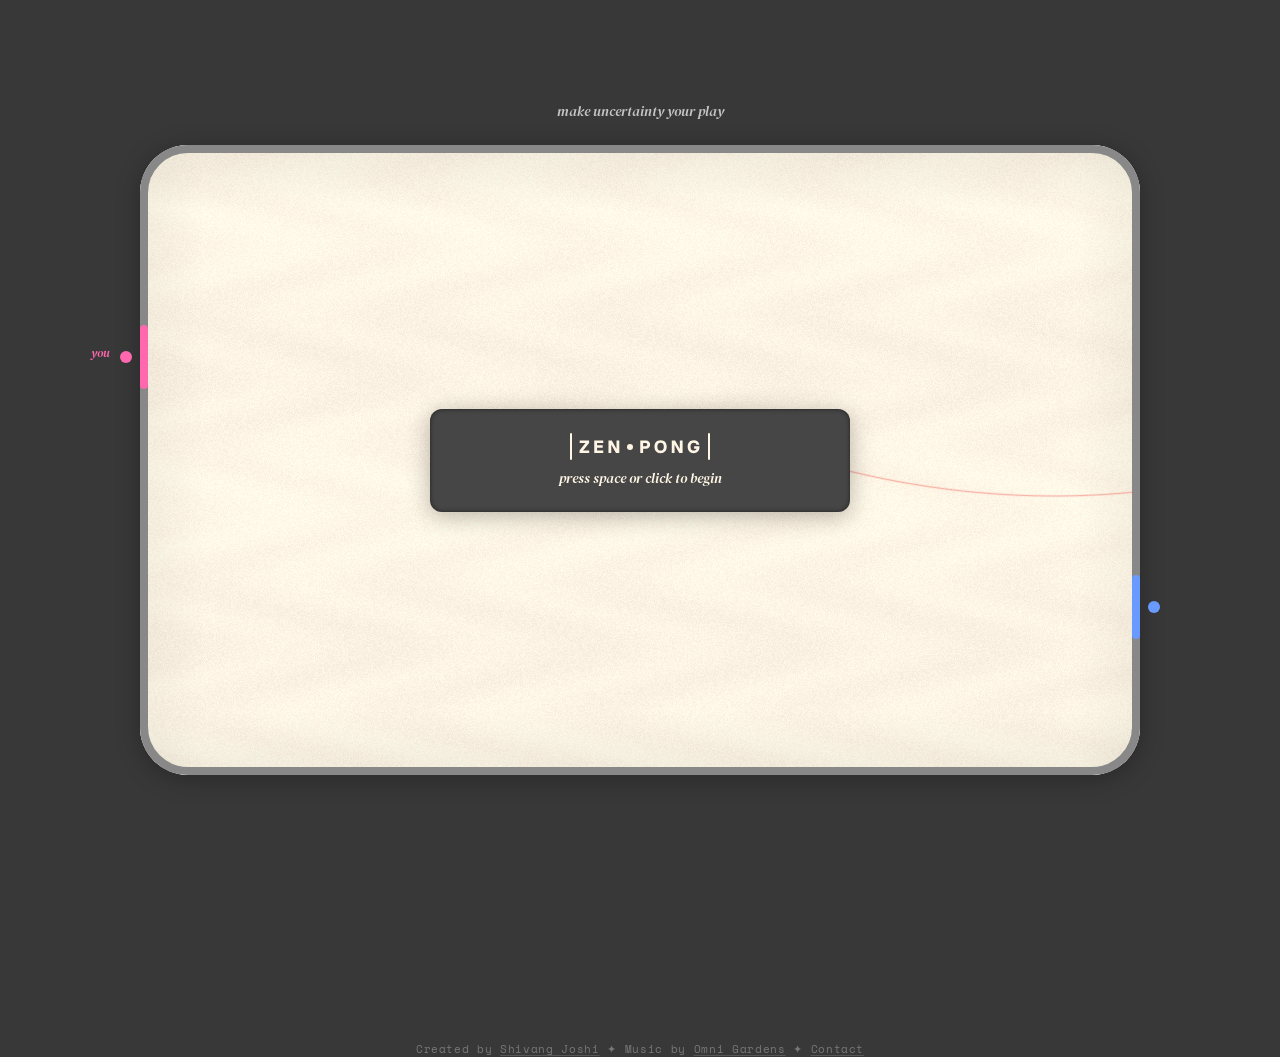
<file: index.html>
<!-- GENERATED FILE — do not edit. Source: v3/app/index.html + v3/engine/. Rebuild with: node v3/build.js -->
<!DOCTYPE html>
<html lang="en">
<head>
<meta charset="utf-8">
<meta name="viewport" content="width=device-width, initial-scale=1">
<title>Zen Pong</title>
<!-- Brief 30 Task 4 — none of this existed before this brief. title drops
     the dev-only "v3" suffix on purpose: this is the product's title now,
     not a variant label. og:image is a real finished painting, not a
     mockup or a live render — there is no server to render one per link
     (v3/briefs/30-integration-and-ship.md Task 4), so it is one committed
     asset (og-image.png, repo root, 1200x630, generated from an actual
     game — see PROJECT-LOG.md for how) standing in for every share. -->
<meta name="description" content="A pong game where the rally paints the picture. The ball's trail lines accumulate into a painting as you play — the game is the brush, the artwork is what you keep.">
<meta property="og:title" content="Zen Pong">
<meta property="og:description" content="A pong game where the rally paints the picture. The ball's trail lines accumulate into a painting as you play.">
<meta property="og:image" content="https://shivang-xyz.github.io/zen-pong/og-image.png">
<meta property="og:url" content="https://shivang-xyz.github.io/zen-pong/">
<meta property="og:type" content="website">
<meta name="twitter:card" content="summary_large_image">
<meta name="twitter:title" content="Zen Pong">
<meta name="twitter:description" content="A pong game where the rally paints the picture. The ball's trail lines accumulate into a painting as you play.">
<meta name="twitter:image" content="https://shivang-xyz.github.io/zen-pong/og-image.png">
<meta name="theme-color" content="#383838">
<!-- Favicon derived from the existing logo SVG's own dot mark (the
     "•" in |ZEN•PONG|, e.g. line ~503's <circle cx="60" cy="14" r="3"
     fill="#FFF5E5"/>) on a --color-bg rounded square — reuses a real shape
     from the committed logo rather than inventing a new symbol; legible at
     16px where the full wordmark would not be. -->
<link rel="icon" type="image/svg+xml" href="favicon.svg">
<!-- Brief 37 Task 1 — Cloudflare Web Analytics: cookieless, no consent
     banner needed, free tier is page-views only (see Task 2's error
     handlers for why errors surface in the console, not this dashboard).
     type="module" is deferred/async by nature and a failed fetch (offline,
     file://, tracker-blocked) fires an error event on the script element
     only — it does not reach window's bubbling-phase 'error' listener
     (Task 2, below), confirmed live: the game runs identically with this
     URL blocked, no console noise from the failure. Real token, not a
     placeholder — Shivang's own, already provisioned. -->
<script type='module' src='https://static.cloudflareinsights.com/beacon.min.js' data-cf-beacon='{"token": "19319b3700974cdfb2ed26cb4337c75b"}'></script>
<!-- End Cloudflare Web Analytics -->
<link href="https://fonts.googleapis.com/css2?family=DM+Serif+Display:ital@1&family=Space+Mono:wght@400;700&display=swap" rel="stylesheet">
<style>
  /* ── Tokens · DESIGN.md §2/§4/§5/§6 ── */
  :root {
    --color-bg:            #383838;
    --color-cta:           #464646;
    --color-disabled:      #777777;
    --color-lightest-grey: #C5C5C5;
    --color-canvas:        #FFF5E5;
    --color-canvas-border: #888888;
    --color-pink:          #FF68AE;
    --color-blue:          #689AFF;
    --color-green:         #8CFFB4;
    --color-orange:        #FFAE68;
    --color-cyan:          #68D7FF;

    /* DESIGN.md §2 flags --color-canvas-chalk UNRESOLVED (placeholder
       #383838, borrows the page bg). The real value is the chalkboard
       engine's own frozen ground constant (chalkboard.js CB_BASE,
       approved brief 17) — used here instead of the placeholder since
       the doodle draws the real engine texture, not a CSS approximation. */
    --color-canvas-chalk:  #1A1A1E;
    --color-chip-selected: #383838; /* DESIGN.md §2 proposed value */

    --space-xs: 4px;  --space-s: 8px;   --space-xxm: 12px; --space-xm: 16px;
    --space-m: 24px;  --space-l: 32px;  --space-xl: 40px;  --space-xxl: 48px;
    --space-3xl: 64px; --space-4xl: 96px; /* brief 28 Task 4 — results' air, above/below */

    --radius:        48px;
    --radius-small:  12px;
    --radius-nested: 8px;

    --shadow-chip:   0 4px 24px rgba(0,0,0,0.29), inset 0 0 5px rgba(0,0,0,0.52);
    --shadow-canvas: 0 4px 24px rgba(0,0,0,0.28);
    --shadow-btn:    0 4px 24px rgba(0,0,0,0.16), inset 0 0 5px rgba(0,0,0,0.32);

    /* Brief 32 Task 1 — mobile-only, fixed values not a ratio. A 48px
       radius and 8px frame do not survive on a 358px-wide canvas (the
       corners eat the artwork), but a RATIO produces fractional radii/
       frame widths at arbitrary widths — this codebase already lost a
       day to 2px marks landing on fractional pixels (brief 25). Two
       stepped values land on whole pixels at any width; closes
       MOBILE-NOTES.md open question 1. */
    --radius-mobile-canvas: 24px;
    --frame-mobile:          5px;
    --gutter-mobile:        16px;
    --tap:                  56px;
  }

  * { box-sizing: border-box; }

  body {
    margin: 0;
    min-height: 100vh;
    background: var(--color-bg);
    font-family: 'DM Serif Display', serif;
    font-style: italic;
    display: flex;
    flex-direction: column;
    align-items: center;
    /* Brief 20 Task 4: was top-anchored with asymmetric padding (32px
       top / 48px bottom), so the canvas cluster sat high with leftover
       space only below it on any viewport taller than the content.
       justify-content:center treats the whole visible .screen (tagline +
       canvas + palette dock, as one flex column) as a unit and centers
       it vertically; symmetric padding is just a minimum edge margin on
       short viewports, not a layout anchor. */
    justify-content: center;
    padding: var(--space-l) 0;
  }
  /* Brief 25 Task 5: the playing screen's own vertical rhythm is tightened
     (761px total: 16 body pad + 19 logo + 16 header gap + 630 canvas + 16
     gap + 48 ctrl-row + 16 body pad) so it fits a 13" MacBook without a
     scrollbar. body padding is shared across every screen, so it's scoped
     to data-screen (set by setScreen()) rather than changed globally.
     Idle stays untouched (--space-l, the bare :root default above). */
  body[data-screen="playing"] { padding: var(--space-xm) 0; }
  /* Brief 41 Task 5 — touch-play hygiene, scoped to the playing screen
     only (results/idle/share keep normal scroll, select and zoom). A finger
     drag drives the paddle (the pointermove listener, JS), so the browser
     must never claim it for scroll, pinch or double-tap-zoom, and a fast
     drag must not select the "you" label or HUD text. Set on body, not
     just .stage: touch-action is intersected up the ancestor chain, and a
     finger that STARTS in the margin beside the board (or on the HUD row)
     is still a play gesture — scoping to .stage alone would let that drag
     scroll the page. touch-action only constrains browser GESTURES, so
     taps on the HUD chips/buttons still fire click normally. The viewport
     <meta> is deliberately untouched — no user-scalable=no, which would
     take pinch-zoom away on every other screen. */
  body[data-screen="playing"] { touch-action: none; -webkit-user-select: none; user-select: none; -webkit-touch-callout: none; }
  /* Brief 28 Task 4 reverses brief 26 Task 1's choice to give results the
     SAME tight rhythm as playing — reviewed and found crammed. Results is
     a resting screen, not a live one: air instead (64px above the logo,
     96px below the control row), and it's now explicitly ALLOWED to be
     taller than the viewport and scroll — playing and idle keep their
     no-scroll guarantee unchanged, this is a results-only reversal.
     justify-content:flex-start (not the bare :root's center) is required
     here, not cosmetic: centering a flex child TALLER than its container
     pushes the overflow equally off both edges, and the leading (top)
     overflow becomes unreachable by scrolling in most browsers — the
     classic flex-centering-clips-content trap. Starting from the top and
     using padding for the "air" avoids it by construction. */
  body[data-screen="results"] {
    justify-content: flex-start;
    padding: var(--space-3xl) 0 var(--space-4xl);
  }

  .screen { display: flex; flex-direction: column; align-items: center; }
  .screen[hidden] { display: none; }

  .mono {
    font-family: 'Space Mono', monospace; font-style: normal;
    font-size: 11px; letter-spacing: 0.12em; text-transform: uppercase;
  }

  /* ── Header logo · playing/results stub screens · DESIGN.md §8 ──
     margin-bottom is the shared default (results, until reviewed); playing
     overrides it tighter as part of brief 25 Task 5's rhythm. */
  .app-header { display: flex; justify-content: center; margin-bottom: var(--space-m); }
  .app-header svg { display: block; }
  #screen-playing .app-header { margin-bottom: var(--space-xm); }

  /* ── Canvas · DESIGN.md §7 ──
     Brief 25 Task 1: max-width:100% let this fixed-aspect 1000x630 surface
     compress NON-UNIFORMLY (squashed on one axis only) whenever the page
     was taller than the viewport — the canvas bitmap distorted and the 2px
     guardrails landed on fractional device pixels, reading as a soft
     gradient instead of a flat 2px bar. A fixed-aspect artwork surface must
     never compress on one axis alone; removed. Task 5's tightened rhythm is
     what makes the surface actually fit instead; the transform:scale()
     fallback (fitScreenToViewport, below) is for anything still too short,
     and scales the whole screen uniformly, never one child. */
  .stage { position: relative; width: 1000px; height: 630px; }
  .canvas-wrap {
    position: absolute; inset: 0;
    border-radius: var(--radius);
    overflow: hidden;
    background: var(--color-canvas);
    box-shadow: var(--shadow-canvas);
  }
  .doodle-canvas {
    position: absolute; inset: 0; width: 100%; height: 100%;
    opacity: 0;
    transition: opacity 400ms linear; /* DESIGN.md §13 — surface switch cross-fade */
  }
  .frame {
    position: absolute; inset: 0;
    border-radius: var(--radius);
    border: 8px solid var(--color-canvas-border);
    pointer-events: none;
    z-index: 2;
  }
  /* Brief 27 Task 4 (ported verbatim from root index.html ~line 74), sizes
     upgraded brief 28 Task 5e. Scoped to #game-frame (playing only), not
     the shared .frame class, so idle/results never pick it up by accident.
     Two strengths now, not one: a point gets the smaller pulse, game over
     gets a bigger one held long enough to decay alongside sndGameOver's
     bell rather than cutting out from under it. Amber stays
     rgba(255,215,140,·) at both strengths — the one warm accent the frame
     gets, never a different colour.
     KNOWN DOC CONFLICT, resolved in favour of the live build + an explicit
     request (brief's own instruction): DESIGN.md §1 bans "neon glows or
     coloured drop shadows to game elements" and §6 allows a shadow only on
     .ctrl-chip. The live v2 build has shipped this exact glow since launch
     and Shivang asked for it back — logged as doc drift in BACKLOG.md
     rather than softened to split the difference. */
  /* Brief 34 Task 6b — replaces the hard ring + tight blur (0 0 0 6px …,
     0 0 48px …) with a soft, wide, diffused bloom — no hard ring at all,
     layered blurs only, in the spirit of cta.css's own hover glow
     (--shadow-glow-flat) but bigger and louder, since this only flashes
     for a moment rather than sitting under a resting pointer. Amber stays
     rgba(255,215,140,·) at both strengths, gameover kept larger (bigger
     spread/blur, slightly higher opacity) and longer (1400ms vs 900ms,
     unchanged — see flashGameFrame's own duration param) than point.
     Brief 35 Task 5 — brief 34's point glow read "a little too loud";
     both spread and opacity pulled down a notch (blur/spread ~18-20%,
     opacity ~15%) while keeping the same soft-diffused, no-hard-ring
     character. Gameover's own values are scaled down by the SAME ratios
     it already held over point (not re-tuned independently), so it stays
     proportionally the stronger of the two exactly as before. */
  #game-frame.canvas-glow-point {
    box-shadow: 0 0 36px 8px rgba(255,215,140,0.42), 0 0 74px 22px rgba(255,215,140,0.24) !important;
  }
  #game-frame.canvas-glow-gameover {
    box-shadow: 0 0 46px 11px rgba(255,215,140,0.46), 0 0 90px 27px rgba(255,215,140,0.28) !important;
  }

  /* ── Paddles · DESIGN.md §7/§8 — DOM divs, never canvas ── */
  .paddle { position: absolute; width: 8px; height: 64px; z-index: 3; }
  /* Brief 27 Task 3 — ported verbatim from root (~line 146). Applied to the
     .paddle WRAPPER (bar + dot + "you" label flash together), not .bar
     alone — matches root exactly. */
  @keyframes paddle-flash {
    0%   { filter: brightness(1); }
    15%  { filter: brightness(3.5); }
    100% { filter: brightness(1); }
  }
  .paddle-hit { animation: paddle-flash 0.15s ease-out forwards; }
  .paddle .bar { position: absolute; inset: 0; border-radius: 4px; }
  .paddle .dot { position: absolute; top: 26px; width: 12px; height: 12px; border-radius: 50%; }
  .paddle-left  { left: 0; }
  .paddle-left  .bar, .paddle-left  .dot { background: var(--color-pink); }
  .paddle-left  .dot { left: -20px; }
  .paddle-right { right: 0; }
  .paddle-right .bar, .paddle-right .dot { background: var(--color-blue); }
  .paddle-right .dot { right: -20px; }
  .you {
    position: absolute; right: calc(100% + 30px); top: 20px;
    white-space: nowrap;
    font-size: 12px; color: var(--color-pink);
  }

  /* ── Paddle-travel guardrails · brief 23 Task 1, geometry fixed brief 24
     Task 1 ── Playing screen only: marks at PAD_MIN/PAD_MAX+PH on both
     canvas edges, telling the player where their reach ends and the wall
     begins. DOM chrome, positioned entirely by JS from physics.js's real
     constants (never hardcoded here). Never drawn into gameStrokesCv: that
     canvas is the artwork, these are not marks the player made.
     Brief 23 built these 16px long spanning canvas x 0->16 in #888888 — the
     same colour as the frame they sat on, AND long enough that half of them
     (the outer 8px) poked past the frame border into the cream, reading as
     the frame breaking into the canvas. Both wrong. Fixed: 8px long — exactly
     the frame border's own thickness, so the mark sits ENTIRELY within the
     border, nothing in the cream, nothing in the dark page area — and
     #C5C5C5, deliberately lighter than the #888888 frame it sits on, so the
     contrast comes from tone, not position. z-index 3 (paddle layer, same as
     brief 23) — ABOVE .frame's z-index 2, since these paint on top of the
     frame ring, not underneath it; under the frame they would not render at
     all. */
  .guard {
    position: absolute; width: 8px; height: 2px;
    background: var(--color-lightest-grey); /* #C5C5C5 — lighter than the #888888 frame it sits on */
    z-index: 3;
  }

  /* ── Control elevation · DESIGN.md §6/§10 ── */
  .ctrl-chip {
    height: var(--space-xxl);
    border-radius: var(--radius-small);
    background: var(--color-cta);
    box-shadow: var(--shadow-chip);
    display: flex;
    align-items: center;
  }

  .tagline { font-size: 14px; color: var(--color-lightest-grey); margin: 0; }
  /* Brief 26 Task 1/5 — same type treatment as .tagline (DESIGN.md §8
     Screen 3), centred and width-capped so a long quote wraps as a
     paragraph instead of stretching edge to edge (not spec'd, a practical
     necessity — several QUOTES entries run past 100 characters). */
  .haiku { font-size: 14px; color: var(--color-lightest-grey); margin: 0; text-align: center; max-width: 700px; }
  .spacer-s { height: var(--space-s); }
  .spacer-m { height: var(--space-m); }
  .spacer-l { height: var(--space-l); } /* brief 26 Task 1 — canvas-to-haiku gap on results */
  .spacer-xm { height: var(--space-xm); } /* brief 25 Task 5 — playing screen's tightened rhythm */

  /* ── Intro card · DESIGN.md §10 #intro-card (v3 opaque treatment) ── */
  .intro-stack {
    position: absolute; inset: 0; z-index: 4;
    display: flex; flex-direction: column;
    align-items: center; justify-content: center;
    gap: var(--space-xm);
  }
  #intro-card {
    width: 420px;
    background: var(--color-cta);
    border-radius: var(--radius-small);
    padding: var(--space-m) var(--space-xl);
    box-shadow: var(--shadow-chip);
    text-align: center;
    display: flex; flex-direction: column; align-items: center; gap: var(--space-s);
    /* Brief 34 Task 2 — #surface-chip's own slide-down starts at
       translateY(-16px), tucked up toward the card's own bottom edge; this
       keeps the card painting above that overlap so the reveal reads as
       emerging from underneath it, not poking out beside it. Both are
       siblings in .intro-stack's one stacking context (z-index:4) — DOM
       order alone would put surface-chip (later) on top without this. */
    position: relative; z-index: 1;
  }
  /* Brief 31 Task 6 — was --color-disabled; cream (--color-canvas) reads as
     the brightest thing on the #464646 card, which is the point. Gentle
     float: ~±3px, ease-in-out, full up-down-up cycle every 3.2s — the
     keyframe's 0%/100% match so the loop closes with no visible seam.
     Registers peripherally, nothing else on the card moves. */
  @keyframes zp-idle-float {
    0%, 100% { transform: translateY(-3px); }
    50%      { transform: translateY(3px); }
  }
  #intro-card .sub {
    font-size: 14px;
    color: var(--color-canvas);
    margin: 0;
    animation: zp-idle-float 3.2s ease-in-out infinite;
  }
  @media (prefers-reduced-motion: reduce) {
    #intro-card .sub { animation: none; }
  }

  /* ── Surface selector · DESIGN.md §10 #surface-chip ──
     Absent in Step A (attract). Slides DOWN from under the title card on
     the first gesture (brief 34 Task 2, replaces brief 18 Task 3's
     slide-up), and never leaves — that gesture also unlocks audio. Brief
     34 Task 2 also applies this same mechanic to #pal-pill (below) — same
     keyframe, same 600ms, same easing, each animating in its own current
     position (pal-pill is not relocated next to the card). */
  @keyframes zp-slide-down {
    from { transform: translateY(-16px); opacity: 0; }
    to   { transform: translateY(0);     opacity: 1; }
  }
  #surface-chip {
    width: 420px; padding: 0 var(--space-s); gap: var(--space-s);
    display: none;
  }
  [data-idle-step="armed"] #surface-chip {
    display: flex;
    animation: zp-slide-down 600ms cubic-bezier(0.2, 0.8, 0.2, 1) both;
  }
  @media (prefers-reduced-motion: reduce) {
    [data-idle-step="armed"] #surface-chip { animation: none; }
  }
  #surface-chip .tile {
    flex: 1; height: 32px;
    border: 0;
    border-radius: var(--radius-nested);
    background: transparent;
    display: flex; align-items: center; justify-content: center; gap: var(--space-s);
    cursor: pointer;
    transition: background 200ms linear;
    font-family: inherit;
  }
  #surface-chip .tile span { color: var(--color-lightest-grey); }
  #surface-chip .tile[aria-pressed="true"] { background: var(--color-chip-selected); }
  #surface-chip .tile[aria-pressed="true"] span { color: #FFFFFF; }
  #surface-chip .swatch { width: 12px; height: 12px; border-radius: 4px; flex: none; }
  .sw-paper { background: var(--color-canvas); }
  .sw-chalk { background: var(--color-canvas-chalk); }
  .sw-paint { background: var(--color-orange); }

  /* ── Palette pill · DESIGN.md §10 #pal-pill ──
     Idle: static 5-dot display. Playing (brief 22): dots injected by JS,
     per-surface VARIABLE count — never assume five (5 paper / 3 chalk /
     3 paint, see #pg-pal-pill wiring). */
  .pal-pill { padding: 0 var(--space-xm); gap: var(--space-s); }
  .pal-pill .dot { width: 10px; height: 10px; border-radius: 50%; }
  .pal-pill .shuffle { margin-left: var(--space-s); cursor: pointer; }
  /* Brief 34 Task 2 — idle's OWN pal-pill only (#pal-pill), scoped by ID,
     never the shared .pal-pill class — the playing screen's #pg-pal-pill
     must stay visible unconditionally, it has no attract/armed steps. */
  #pal-pill { display: none; }
  [data-idle-step="armed"] #pal-pill {
    display: flex;
    animation: zp-slide-down 600ms cubic-bezier(0.2, 0.8, 0.2, 1) both;
  }
  @media (prefers-reduced-motion: reduce) {
    [data-idle-step="armed"] #pal-pill { animation: none; }
  }
  /* Brief 33 Task 1 — dot hover-scale and the un-scoped shuffle hover
     colour removed: cta.css's "Palette chip" section is explicit that
     dots get no hover state, and the shuffle's own hover colour now
     comes from cta.css's @media (hover: hover)-scoped rule below — this
     old rule had no such scoping, so it would have kept the shuffle
     turning white on a touch device's "stuck" post-tap hover. */

  /* ── Attribution + contact line · brief 38 Task 1, repositioned brief
     39 Task 2 ── Replaces brief 34/35's idle-only music credit. One
     shared .attribution class, injected by JS into all 5 target screens
     (see the JS block near the top of the module script).
     Brief 39 Task 2 — was position:fixed, pinned bottom-centre, always
     visible. Shivang wants it OUT of the fold entirely on desktop:
     reachable with a small scroll, not sitting over/near the art
     permanently.
     Two things tried and rejected first, both caught live before
     shipping, not assumed correct: (1) a flat margin-top (88px) — too
     small, idle's own content is short enough that at a common 1280x900
     viewport it never pushed total height past 900px at all, so the line
     just sat inside the fold like nothing had changed; (2) `min-height:
     calc(100dvh + 40px)` on the screen section + `margin-top:auto` on the
     line (the "textbook" flexbox way to float a footer to the bottom of
     an oversized container) — measured live and the screen's rendered
     height came out SHORTER than its own declared min-height (836px
     against a stated 940px floor), which min-height is specifically
     supposed to prevent; not confidently explained (possibly an
     interaction with this element's own flex-shrink inside body's
     centering, possibly a rendering quirk of the sandbox this was tested
     in) and not worth shipping on a mechanism that didn't behave as
     documented in its own test.
     What's actually here instead: position:absolute against the screen
     section (position:relative), placed at `top: calc(100dvh + 40px)`.
     Unlike the flex approach, an absolutely-positioned element's offset
     from a relative ancestor is a direct, unambiguous calculation — not
     dependent on how that ancestor's own box height gets resolved — and
     it still contributes to the page's scrollable overflow (confirmed
     live: docScrollHeight grows to include it), so "reachable by
     scrolling, not fixed to the viewport" still holds even though the
     element itself is out of normal flow. The original content above it
     is completely unaffected either way, on any screen, since it was
     never touched. Verified live at 1280x900: the line's own rect sits
     below window.innerHeight (unreachable without scrolling) where both
     earlier attempts did not. */
  .attribution {
    margin: 0;
    font-family: 'Space Mono', monospace; font-style: normal;
    font-size: 11px; letter-spacing: 0.06em;
    color: var(--color-disabled);
    text-align: center;
  }
  .attribution a {
    color: inherit;
    text-decoration: underline; text-decoration-color: rgba(119,119,119,0.5);
    text-underline-offset: 2px;
  }
  .attribution a:hover, .attribution a:focus-visible { color: var(--color-lightest-grey); }
  #screen-idle, #screen-results, #screen-share { position: relative; }
  #screen-idle > .attribution,
  #screen-results > .attribution,
  #screen-share > .attribution {
    position: absolute; top: calc(100dvh + 40px); left: 50%;
    transform: translateX(-50%);
    white-space: nowrap; /* one line on desktop, per the brief */
  }

  /* ── Playing screen control row · DESIGN.md §8 Screen 2 / §10 ──
     3-column grid, 1000px wide: pal-pill left, score-pill centred,
     restart+mute right. No surface selector, no density/timeline control —
     nothing about the painting is adjustable mid-rally. */
  #ctrl-row-playing {
    display: grid;
    grid-template-columns: 1fr auto 1fr;
    align-items: center;
    width: 1000px; /* brief 25 Task 1 — max-width:100% removed, same non-uniform-compression reasoning as .stage */
  }
  #ctrl-row-playing > :first-child { justify-self: start; }
  #ctrl-row-playing > :last-child { justify-self: end; display: flex; gap: var(--space-xm); }
  #pg-score-pill {
    gap: var(--space-l);
    padding: 0 var(--space-m);
    min-width: 120px;
    justify-content: center;
  }
  #pg-score-pill span {
    font-family: 'Space Mono', monospace; font-style: normal; font-weight: 700;
    font-size: 18px; letter-spacing: 0.1em; color: #FFFFFF;
  }
  /* Brief 27 Task 5 — ported verbatim from root (~line 238). Only the
     number that changed gets this class (updateGameScoreUI compares the
     previous value first) — never both. */
  @keyframes score-pulse {
    0%   { color: #FFFFFF; }
    30%  { color: #FFAE68; }
    100% { color: #FFFFFF; }
  }
  .score-pop { animation: score-pulse 0.4s ease-out forwards; }
  .icon-pill { padding: 0 14px; border: 0; cursor: pointer; }
  .icon-pill svg { opacity: 0.8; display: block; }
  /* Brief 33 Task 1 — the hover-brightens-to-1 override is gone: cta.css's
     glow (colour + box-shadow) is the hover feedback now, and this stray
     opacity change was an old effect stacking on top of it. The resting
     0.8 stays — it is not state-conditional, so it doesn't fight the glow
     model, it just sets how the icon looks at rest. */
  /* Brief 26 Task 0.1: the mute button's two SVGs both rendered because this
     class selector (0,1,1 specificity) beat the [hidden] attribute's UA
     default (0,1,0), so `display:block` above won and the "hidden" icon
     showed anyway — two speakers side by side. This rule outranks both. */
  .icon-pill svg[hidden] { display: none; }

  /* ── Results screen · DESIGN.md §8 Screen 3, v3/design/3-results-reveal.html ── */

  /* No paddles/ball/guardrails on results (Task 1) — just two stacked
     canvases inside the shared .canvas-wrap: ground below, strokes+
     splatter above. Same sizing idiom as .doodle-canvas, no cross-fade
     default (results never surface-switches mid-view). */
  #results-ground-canvas, #results-strokes-canvas {
    position: absolute; inset: 0; width: 100%; height: 100%;
  }

  /* ── The reveal · DESIGN.md §13 / design file §8, timings verbatim (Task 2) ──
     Ground wipes downward behind the marks: clip-path is the wipe itself
     (a growing "revealed" rect from 0% to 100% height), not an opacity
     fade — that is what makes it read as poured in rather than dissolved
     in. Paint only; paper/chalk never get the .reveal-wipe class (their
     ground never changes, see startReveal()). Strokes go from their
     during-play dim (GAME_COMMITTED_ALPHA, 0.7) to full over the SAME
     900ms, on every surface — paper/chalk have no ground event to sync to,
     but the "painting settles" beat still reads the same across all three. */
  @keyframes reveal-ground        { from { clip-path: inset(0 0 100% 0); } to { clip-path: inset(0); } }
  @keyframes reveal-strokes-alpha { from { opacity: 0.70; } to { opacity: 1; } } /* 0.70 = GAME_COMMITTED_ALPHA (JS) — CSS can't read the JS constant, keep them in sync by hand */
  @keyframes fade-in              { from { opacity: 0; } to { opacity: 1; } }
  .reveal-wipe       { animation: reveal-ground 900ms linear both; }
  .reveal-strokes    { animation: reveal-strokes-alpha 900ms linear both; }
  /* Brief 38 Task 3 — renamed from .reveal-haiku: now applied to the whole
     #gained-row wrapper (gained claim + haiku together, one fade), not
     just the haiku <p> alone — same 1300ms timing, lifted verbatim from
     v3/design/3c-results-time-gained.html. */
  .reveal-gained-row { animation: fade-in 400ms linear 1300ms both; }
  .reveal-postrow    { animation: fade-in 400ms linear 1700ms both; }

  /* ── "Time gained" line · brief 38 Task 3, v3/design/3c-results-time-
     gained.html, lifted verbatim ── Deliberately NOT a control: no
     container, no fill, no shadow, no hover, not focusable — set exactly
     like the haiku (same face, same 14px, same row), distinguished only
     by a narrow cream highlight sweeping through the letters every 7s.
     Copy: "<duration> of calm, gained" — see formatGainedDuration(). */
  #gained-row {
    display: flex; align-items: center; justify-content: space-between; /* brief 40 Task 5 — was baseline; centre keeps the pill and the haiku balanced */
    width: 1000px; gap: var(--space-l);
  }
  /* #gained-row's own haiku loses the base .haiku rule's centring (below) —
     it's now a flex item flush to the row's right edge, not a standalone
     centred block. #share-haiku (untouched by this brief) keeps the base
     rule.
     Brief 39 Task 3 — width fixed to match #post-row .utils' own rendered
     width EXACTLY: 617px, measured live via getBoundingClientRect() (240px
     track + chip padding/gap + label + save + share buttons — not
     independently re-derivable from tokens alone, since button widths
     depend on the actual rendered label text; hardcoded like .track's own
     240px already is, matching how the rest of this fixed-width desktop
     layout works). So the haiku box sits directly above the utility
     cluster, same left/right edges. Right-aligned so ragged text hugs
     that shared right edge; wraps onto more lines rather than truncating
     (no nowrap, no ellipsis — a long haiku growing taller is fine, the
     row uses align-items:baseline so it doesn't fight the gained line's
     own single line). */
  #gained-row .haiku { text-align: right; width: 617px; }
  @keyframes gained-sweep {
    from { background-position: 0% 50%; }
    to   { background-position: 200% 50%; }
  }
  /* Brief 40 Task 5 — a quiet pill behind the line, as a WRAPPER
     (.gained-pill), not styling on .gained itself: .gained's own
     background IS the travelling gradient (background-clip:text clips the
     whole element background to the glyphs), so a fill on the same element
     would be clipped away with it. Pill: slightly darker than --color-bg
     (#383838), no hard border (a 1px near-invisible hairline only),
     inline-block so it hugs the text. The text keeps its own gradient
     sweep, untouched. #gained-row switches to align-items:center so the
     pill's padding doesn't skew the baseline against the haiku. */
  .gained-pill {
    display: inline-block; flex-shrink: 0;
    padding: 6px 14px;
    border-radius: var(--radius-small);
    background: rgba(0,0,0,0.16);
    box-shadow: 0 0 0 1px rgba(255,255,255,0.04);
  }
  .gained {
    margin: 0;
    flex-shrink: 0; /* brief 39 Task 3 — never let the row's flex shrink this; it always renders at its own natural (short) width, "never truncate" */
    font-size: 14px; line-height: 1.6;
    color: var(--color-lightest-grey); /* fallback for engines without background-clip:text */
    background-image: linear-gradient(100deg,
      #8A8A8A, #8A8A8A, var(--color-canvas), #8A8A8A,
      #8A8A8A, #8A8A8A, var(--color-canvas), #8A8A8A);
    background-size: 200% 100%;
    animation: gained-sweep 7s linear infinite;
  }
  @supports ((background-clip: text) or (-webkit-background-clip: text)) {
    .gained {
      background-clip: text; -webkit-background-clip: text;
      color: transparent; -webkit-text-fill-color: transparent;
    }
  }
  @media (prefers-reduced-motion: reduce) {
    /* Hold the sweep mid-phrase rather than stopping at either extreme. */
    .gained { animation: none; background-position: 30% 50%; }
  }

  /* ── Post-game row: PLAY AGAIN alone left, utility cluster right
     (brief 38 Task 3 — was timeline left, actions right; play again moved
     out of the action group and left, timeline/save/share now share one
     right-hand cluster) ── */
  #post-row {
    display: flex; align-items: center; justify-content: space-between;
    width: 1000px; /* no max-width — brief 25/26 Task 1: never compress a fixed-width row non-uniformly */
  }
  #post-row .utils { display: flex; align-items: center; gap: var(--space-xm); }
  /* 240px, not the shared .track class's 320px default — keeps timeline +
     save + share inside the 1000px row alongside PLAY AGAIN. Scoped here
     rather than changing .track itself, matching the mockup's own scoping
     (nothing else uses .track today, but this is the correct-by-construction
     choice regardless). */
  #post-row .track { width: 240px; }

  .rbtn {
    background: var(--color-cta);
    border: 0;
    border-radius: var(--radius-small);
    padding: var(--space-xxm) var(--space-m);
    font-family: 'Space Mono', monospace;
    font-style: normal;
    font-size: 11px;
    text-transform: uppercase;
    letter-spacing: 0.12em;
    color: #FFFFFF;
    box-shadow: var(--shadow-btn);
    cursor: pointer;
  }
  /* Brief 33 Task 1 — the old opacity: .85 hover dim is gone; cta.css's
     glow (below) replaces it. */

  /* ── Share screen · brief 29 Task 2, DESIGN.md §8 Screen 4 ──
     800x504 resolves §7's previously-UNRESOLVED share-canvas size —
     exactly 0.8x the game canvas. Border/radius are NOT scaled down with
     it (deliberate, per the mockup): .canvas-wrap/.frame already use the
     same fixed --radius/8px border regardless of .stage's own size, so
     this falls out for free, nothing extra to write here. */
  #share-stage { width: 800px; height: 504px; }
  /* Same stacking idiom as #results-ground-canvas/#results-strokes-canvas
     (~line 342) — ground below, strokes above, both filling .canvas-wrap.
     Without this, the two <canvas> elements lay out as normal in-flow
     blocks (ground's own 504px height already fills .canvas-wrap, which
     is overflow:hidden), pushing strokes-canvas below the visible box
     entirely — real pixels drawn, zero of them ever shown. Caught by
     screenshot, not by the encode/decode logic, which was never the bug. */
  #share-ground-canvas, #share-strokes-canvas {
    position: absolute; inset: 0; width: 100%; height: 100%;
  }
  #share-row {
    display: flex; align-items: center; justify-content: space-between;
    width: 800px;
  }
  #share-row .secondary { display: flex; gap: var(--space-xm); }

  /* ── .rbtn-primary — DESIGN.md §10 / v3/design/4-share.html, built
     exactly as designed. Hierarchy comes from a 1px hairline of the trail
     colours travelling on a 12s loop; the button itself stays dark and
     understated — no fill change, no size change, nothing bright. The
     PAINT/PLAY first-word swap (every 3s, hard cut, fixed 44px slot so
     nothing reflows) is DESIGN.md §10's own "needs ratifying" item — built
     because Shivang asked for the CTA per the design, not because it has
     been signed off; see BACKLOG.md. */
  @keyframes zp-flow    { 0% { background-position: 0% 50%; } 100% { background-position: 200% 50%; } }
  .rbtn-primary {
    padding: 1px;
    border: 0;
    border-radius: var(--radius-small);
    background: linear-gradient(90deg,
      var(--color-pink), var(--color-blue), var(--color-green),
      var(--color-orange), var(--color-cyan), var(--color-pink));
    background-size: 200% 100%;
    animation: zp-flow 12s linear infinite;
    box-shadow: 0 4px 24px rgba(0,0,0,0.16);
    cursor: pointer;
  }
  .rbtn-primary .inner {
    display: block;
    background: var(--color-cta);
    border-radius: var(--radius-small);
    padding: var(--space-xxm) var(--space-m);
    font-family: 'Space Mono', monospace;
    font-style: normal;
    font-size: 11px;
    text-transform: uppercase;
    letter-spacing: 0.12em;
    color: #FFFFFF;
    box-shadow: inset 0 0 5px rgba(0,0,0,0.32);
  }
  /* Brief 34 Task 6d — .swap/.static-word and their zp-word-a/zp-word-b
     keyframes removed: the PAINT/PLAY word-swap they implemented is gone
     (both .rbtn-primary CTAs now show a static label), and these were
     their only two consumers — dead code, not left behind. */

  /* ── #timeline-chip — DESIGN.md §10, primitives resolved by the design
     file per the brief (DESIGN.md itself flags them UNRESOLVED) (Task 6) ── */
  #timeline-chip { padding: 0 var(--space-xm); gap: var(--space-xm); }
  #timeline-chip label { color: var(--color-lightest-grey); }
  .track {
    position: relative; width: 320px; height: var(--space-xs);
    border-radius: var(--space-xs); background: var(--color-bg);
    cursor: pointer;
  }
  .track .fill {
    position: absolute; left: 0; top: 0; height: var(--space-xs);
    border-radius: var(--space-xs); background: var(--color-lightest-grey);
    width: 100%; /* JS-driven — default 100%, every committed stroke */
    pointer-events: none;
  }
  .track .thumb {
    position: absolute; top: -6px; left: calc(100% - 8px);
    width: var(--space-xm); height: var(--space-xm); border-radius: 50%;
    background: var(--color-canvas);
    box-shadow: 0 4px 24px rgba(0,0,0,0.29);
    cursor: grab;
  }
  .track:active .thumb, .track .thumb:active { cursor: grabbing; }
  /* Brief 34 Task 6c — the browser-default-adjacent ring an earlier brief
     added here is gone: it showed inconsistently (first focus only, in
     practice) and fought with cta.css's own amber scrub/focus-within
     state, which is the only focus treatment the track should ever show.
     outline:none on both :focus and :focus-visible — cta.css's
     #timeline-chip:focus-within / .scrubbing box-shadow rules are
     untouched and still the sole focus feedback. */
  .track:focus, .track:focus-visible { outline: none; }

  /* ── Mobile screens · brief 32 ──────────────────────────────────────────
     Replaces brief 30's placeholder #mobile-overlay entirely: two REAL,
     dedicated, natively-responsive screens (fluid CSS, matching
     v3/design/5-mobile-gate.html / 1d-mobile-share.html) instead of the
     desktop layout scaled down via a JS transform. Direct children of
     <body>, siblings of the four .screen sections — display:none by
     default, shown only via the html.mobile-*-active classes
     updateMobileScreens() toggles (JS section, replacing
     updateMobileOverlay()). Desktop's four .screen sections get a REAL
     display:none while either is active — not a visual cover — so there
     is nothing left to click through and no chrome-hiding rules needed
     the way brief 30's translucent-card-over-idle approach required. */
  html.mobile-gate-active .screen,
  html.mobile-share-active .screen { display: none !important; }
  /* Brief 35 Task 6 — body's own base padding (var(--space-l)/32px, meant
     for the DESKTOP .screen sections) was stacking on top of these
     screens' own padding-top. body's padding is un-overridden except for
     the playing/results data-screen rules above, and data-screen stays
     whatever the underlying screenState actually is ('idle' or 'share')
     even while a mobile screen is the one visibly showing — so idle's
     32px body padding was adding a second, invisible top gap on top of
     the 16px measured directly on #screen-mobile-gate/share, landing the
     REAL gap at 48px despite every value on the mobile screen itself
     already reading well under this brief's 40px cap. Confirmed live
     (getBoundingClientRect on the logo) before and after this fix.
     Zeroed here, scoped to exactly when a mobile screen is the one
     actually on screen. */
  html.mobile-gate-active body,
  html.mobile-share-active body { padding: 0; }

  #screen-mobile-gate, #screen-mobile-share {
    display: none;
    /* Brief 33 Task 5b — 100dvh, not 100vh: iOS Safari's 100vh is the
       LARGE viewport (ignores the URL bar), so a centred cluster sized
       against it was taller than the actually-visible area and got pushed
       partly above the fold. 100dvh tracks the real visible height as the
       URL bar shows/hides. */
    min-height: 100dvh;
    flex-direction: column;
    /* Brief 35 Task 6 — was `center`/`safe center` (brief 32-34). Measured
       live at 375x667: the logo sat 75px below the top, NOT because of
       padding-top (16px, already well under this brief's 40px cap) but
       because centering a content block SHORTER than the viewport splits
       the leftover space above AND below it — 32px of pure centering
       slack was stacking on top of the 16px padding before the logo even
       started. Capping padding alone can't fix slack that padding didn't
       create. flex-start removes the slack above entirely (same fix
       body[data-screen="results"] already uses for the same reason, see
       its own comment above) — the fold-fit guarantee (verified at both
       375x667 and 430x932) and the overflow-y:auto fallback below are
       unaffected either way; the leftover space just moves below the
       content instead of splitting around it. */
    justify-content: flex-start;
    /* Brief 33 Task 5b — single-fold stays the TARGET, but must degrade to
       a scroll, never to unreachable content. The hard overflow:hidden
       lock that used to sit on html/body for this case is gone (see
       updateMobileScreens(), below) — this is what content that doesn't
       fit now falls back to. */
    overflow-y: auto;
    background: var(--color-bg);
    color: var(--color-lightest-grey);
    /* Brief 34 Task 5a tightened this --space-m(24) -> --space-xm(16);
       brief 35 Task 6's actual fix was the justify-content change above
       (this value was already under the 40px cap on its own) — left as
       Task 5a set it. Bottom stays --space-m. Split into two declarations
       (was one shorthand) so only the top value changes independently. */
    padding-top: calc(var(--space-xm) + env(safe-area-inset-top));
    padding-bottom: calc(var(--space-m) + env(safe-area-inset-bottom));
  }
  html.mobile-gate-active #screen-mobile-gate,
  html.mobile-share-active #screen-mobile-share { display: flex; }

  /* Fluid stage — overrides the shared .stage class's fixed 1000x630px
     (desktop) for these two screens only. .canvas-wrap itself is already
     position:absolute/inset:0 (the shared class), so it fills whatever
     size .stage resolves to for free — but each <canvas> ELEMENT inside
     still needs its OWN width:100%/height:100% rule (a canvas's CSS
     display size does not follow its container by default, only its own
     width/height ATTRIBUTES, unless told to — the existing
     #share-ground-canvas rule, ~line 453, is scoped to THOSE specific
     desktop ids, not a generic "any canvas in .canvas-wrap" rule, so
     every new canvas id here needs the identical rule spelled out again). */
  #screen-mobile-gate .stage, #screen-mobile-share .stage {
    width: 100%; height: auto; aspect-ratio: 1000 / 630;
  }
  #screen-mobile-gate .frame, #screen-mobile-share .frame {
    border-radius: var(--radius-mobile-canvas);
    border-width: var(--frame-mobile);
  }
  #screen-mobile-gate .canvas-wrap, #screen-mobile-share .canvas-wrap {
    border-radius: var(--radius-mobile-canvas);
  }
  #gate-canvas,
  #mobile-share-ground-canvas, #mobile-share-strokes-canvas {
    position: absolute; inset: 0; width: 100%; height: 100%;
  }

  /* ── header cluster (both screens) ── */
  #screen-mobile-gate header, #screen-mobile-share header {
    display: flex; flex-direction: column; align-items: center; gap: var(--space-xm);
    padding: 0 var(--gutter-mobile);
  }
  #screen-mobile-gate .tagline { font-size: 15px; color: var(--color-lightest-grey); margin: 0; }

  #screen-mobile-gate main, #screen-mobile-share main {
    display: flex; flex-direction: column; gap: var(--space-l);
    padding: var(--space-l) var(--gutter-mobile) 0;
  }
  /* logo -> 16 -> label -> 24 -> artwork -> 24 -> haiku -> 32 -> actions,
     MOBILE-NOTES.md §3 — main's own gap (--space-l/32) covers haiku-to-
     actions; art-block's own gap (--space-m/24) covers label-to-artwork.
     Brief 33 Task 5d fix: logo-to-label is NOT covered by header's own
     gap — .zoom-hint ("tap to view") is main's first child, not header's,
     so the real gap was main's shared 32px top padding (above), reading
     as double the intended 16. padding-top overridden to --space-xm here
     closes that without touching the shared header/art-block gap
     structure (moving zoom-hint into header would have meant rebuilding
     art-block's own label-to-artwork gap too, for no benefit). */
  #screen-mobile-share main { gap: var(--space-m); padding-top: var(--space-xm); }
  /* Brief 34 Task 5a — gate's header->content gap tightened to match, same
     --space-xm(16) value share already carries from Task 5d above (the
     brief names no specific target for the gate; matching its sibling
     screen keeps both consistent rather than introducing a third value). */
  #screen-mobile-gate main { padding-top: var(--space-xm); }
  #screen-mobile-share .art-block { display: flex; flex-direction: column; gap: var(--space-m); }
  #screen-mobile-share .zoom-hint {
    margin: 0; text-align: center;
    font-family: 'Space Mono', monospace; font-style: normal;
    font-size: 10px; letter-spacing: 0.12em; text-transform: uppercase;
    color: var(--color-disabled);
  }
  #screen-mobile-share .stage { cursor: zoom-in; }
  #screen-mobile-share .haiku { font-size: 17px; color: var(--color-lightest-grey); margin: 0; text-align: center; }

  /* ── actions — stacked, full-width, var(--tap) tall. Reuses the shared
     .rbtn/.rbtn-primary classes (colour, gradient — unchanged, desktop
     keeps its own auto-width/padded sizing) with mobile-scoped overrides
     for width/height only. ── */
  #screen-mobile-gate .actions, #screen-mobile-share .actions {
    display: flex; flex-direction: column; gap: var(--space-xxm);
  }
  #screen-mobile-share .secondary { display: flex; gap: var(--space-xxm); }
  #screen-mobile-gate .rbtn-primary, #screen-mobile-share .rbtn-primary { width: 100%; }
  #screen-mobile-gate .rbtn-primary .inner, #screen-mobile-share .rbtn-primary .inner {
    display: flex; align-items: center; justify-content: center;
    height: calc(var(--tap) - 2px);
    padding: 0; font-size: 12px;
  }
  #screen-mobile-share .rbtn {
    flex: 1; height: var(--tap);
    display: flex; align-items: center; justify-content: center;
    padding: 0; font-size: 12px;
    background: transparent;
    border: 1px solid rgba(197,197,197,0.22);
    box-shadow: none;
  }
  /* Brief 33 Task 1 — the opacity-based hover/active pair that used to
     live here is gone. cta.css's own @media (hover: none) block gives
     .rbtn a border-colour + glow press state on touch; .rbtn-primary's
     :active rule (also cta.css) covers the primary buttons on this
     screen the same way — both apply automatically, no mobile-scoped
     override needed. */

  /* ── Gate — demo canvas + real doodle-driven paddles ──
     Same sizing idiom as the live game's own DOM paddles (.paddle,
     8x64px) but scaled down (5x38px per the design) and positioned as a
     PERCENTAGE of the fluid stage height, not px — see
     updateGatePaddleDOM() in the JS section. z-index above .frame (4) so
     a bar sitting on the rim stays visible, matching the design exactly. */
  #screen-mobile-gate .gate-paddle { position: absolute; width: 5px; height: 38px; z-index: 5; }
  #screen-mobile-gate .gate-paddle .bar { position: absolute; inset: 0; border-radius: 3px; }
  #screen-mobile-gate .gate-paddle-left { left: 0; }
  #screen-mobile-gate .gate-paddle-left .bar { background: var(--color-pink); }
  #screen-mobile-gate .gate-paddle-right { right: 0; }
  #screen-mobile-gate .gate-paddle-right .bar { background: var(--color-blue); }
  /* The detached handle dot is dropped at this scale (MOBILE-NOTES.md §5's
     mobile deviation, adopted as specced — it would hang into the screen
     gutter) — the cursor glyph takes its place, riding the left paddle. */
  #screen-mobile-gate .gate-cursor {
    position: absolute; left: 11px; top: 10px;
    width: 14px; height: 14px; z-index: 3;
    filter: drop-shadow(0 1px 2px rgba(0,0,0,0.25));
  }

  /* ── Gate — message card ── */
  #screen-mobile-gate .card { text-align: center; }
  #screen-mobile-gate .card h1 {
    font-size: 27px; line-height: 1.25; margin: 0;
    color: var(--color-canvas); font-weight: 400;
  }
  #screen-mobile-gate .card hr {
    border: 0; border-top: 1px solid rgba(197,197,197,0.28);
    margin: var(--space-m) auto; width: 64px;
  }
  #screen-mobile-gate .card p {
    font-family: 'Space Mono', monospace; font-style: normal;
    font-size: 13px; line-height: 1.95; margin: 0;
    color: var(--color-lightest-grey);
  }
  #screen-mobile-gate .hint {
    font-family: 'Space Mono', monospace; font-style: normal;
    font-size: 11px; letter-spacing: 0.06em;
    color: var(--color-disabled);
    text-align: center; margin: 0;
    min-height: 16px;
  }
  /* Brief 34 Task 5b — quiet, not a button: no background, no border, no
     box-shadow, .hint's own token values (11px Space Mono, natural case,
     --color-disabled) so it reads as a caption, not a CTA. Tap target
     still >=44px via min-height + centring, per the brief's own
     accessibility floor even for a text-only control. */
  .gate-back-link {
    display: flex; align-items: center; justify-content: center;
    min-height: 44px; width: 100%;
    margin: 0; padding: 0; border: 0; background: transparent;
    font-family: 'Space Mono', monospace; font-style: normal;
    font-size: 11px; letter-spacing: 0.06em;
    color: var(--color-disabled);
    text-decoration: underline; text-decoration-color: rgba(119,119,119,0.5);
    text-underline-offset: 2px;
    cursor: pointer;
  }
  .gate-back-link:hover, .gate-back-link:focus-visible { color: var(--color-lightest-grey); }
  .gate-back-link[hidden] { display: none; }

  /* ── Share — rotated fullscreen view ──
     The artwork is landscape and the phone is portrait, so full screen
     means rotated: the piece fills the display instead of a letterbox.
     #full stays a direct child of <body> (matching the design's own DOM,
     a sibling of <main>, not nested in .stage) — cheap insurance against
     a future transform landing on an ancestor, same reasoning brief 30
     documented for #mobile-overlay. Gets its OWN canvas pair, populated
     via drawImage() on open — NOT the live inline canvases moved in and
     back out, which is real DOM surgery on the one thing the visitor came
     to see for a saving (one draw call) that doesn't matter. */
  #full {
    position: fixed; inset: 0; z-index: 20;
    background: #2A2A2A;
    display: none; align-items: center; justify-content: center;
    cursor: zoom-out;
  }
  #full[data-open="true"] { display: flex; animation: zp-full-fade 260ms ease-out both; }
  @keyframes zp-full-fade { from { opacity: 0; } to { opacity: 1; } }
  /* A rotated element's layout box overflows horizontally by design, so it
     must not shrink to a flex line — absolute + centred, sized via --fw
     (computed in JS: min(innerHeight-32, (innerWidth-32)*1000/630)). */
  #full .rot {
    position: absolute; top: 50%; left: 50%;
    transform: translate(-50%, -50%) rotate(90deg);
    flex-shrink: 0;
    width: var(--fw, 100dvh); /* brief 33 Task 5b — dynamic viewport, matches the two mobile screens */
    aspect-ratio: 1000 / 630;
  }
  #full .stage { width: 100%; height: auto; aspect-ratio: 1000/630; cursor: zoom-out; }
  #full .canvas-wrap, #full .frame { border-radius: var(--radius-mobile-canvas); }
  #full-ground-canvas, #full-strokes-canvas {
    position: absolute; inset: 0; width: 100%; height: 100%;
  }
  #full .frame { border-width: var(--frame-mobile); }
  /* Brief 42 Task 3 — mid-rally rotation pause. A direct child of <body>,
     position:fixed — NOT inside the playing screen — because that screen
     carries a transform:scale() on a tablet, and a fixed element inside a
     transformed ancestor is positioned against that ancestor, not the
     viewport (and its text would shrink with the board). Same data-open
     idiom as #full. Calm: a dim scrim and the intro card's own treatment. */
  #reorient {
    position: fixed; inset: 0; z-index: 30;
    background: rgba(56,56,56,0.55);
    display: none; align-items: center; justify-content: center;
    cursor: pointer;
  }
  #reorient[data-open="true"] { display: flex; animation: zp-full-fade 200ms ease-out both; }
  #reorient .reorient-card {
    background: var(--color-cta);
    border: 0;
    border-radius: var(--radius-small);
    padding: var(--space-m) var(--space-xl);
    box-shadow: var(--shadow-chip);
    font: inherit; font-size: 14px;
    color: var(--color-canvas);
    cursor: pointer;
  }
  @media (prefers-reduced-motion: reduce) {
    #reorient[data-open="true"] { animation: none; }
  }
  /* A rotation event can be evaluated against a stale viewport and pause a
     rally that the settled layout then reads as a phone (iPad Split View
     narrowed under 700px mid-game). Never paint the pause over the gate or
     the mobile share screen; the pause itself simply waits for a tap. */
  html.mobile-gate-active #reorient,
  html.mobile-share-active #reorient { display: none !important; }
  #full .close {
    position: absolute; top: calc(var(--space-xm) + env(safe-area-inset-top)); right: var(--space-xm);
    width: 44px; height: 44px;
    display: flex; align-items: center; justify-content: center;
    border: 0; border-radius: 50%;
    background: rgba(56,56,56,0.72);
    color: var(--color-canvas);
    font-family: 'Space Mono', monospace; font-size: 16px;
    cursor: pointer;
  }

  /* ════════════════════════════════════════════════════════════════════
     Brief 33 Task 1 — CTA state system, copied verbatim from
     v3/design/cta.css (the spec) after every resting style above, per
     that file's own header: "Load AFTER the page's own <style> so state
     rules win on equal specificity." Do not reorder above the resting
     styles and do not hand-edit the values here — change cta.css and
     re-copy. Stray hover/active rules that predate this system and fight
     it (opacity dims, un-scoped pal-pill hover) were deleted at their
     original locations above, not left to lose a specificity fight.
     ════════════════════════════════════════════════════════════════════ */
  :root {
    /* Warm accent — the existing §2 orange, reused as the interaction colour. */
    --color-glow: #FFAE68;

    /* Resting (DESIGN.md §6, restated so this file is self-contained) */
    --shadow-btn:  0 4px 24px rgba(0,0,0,0.16), inset 0 0 5px rgba(0,0,0,0.32);
    --shadow-chip: 0 4px 24px rgba(0,0,0,0.29), inset 0 0 5px rgba(0,0,0,0.52);

    /* Hover — same geometry, warm hue, softer and wider than the resting
       shadow but deliberately restrained: the control should look warmed, not
       lit up. The dark inset is preserved so the surface stays recessed. */
    --shadow-glow:       0 6px 22px rgba(255,174,104,0.20), 0 2px 8px rgba(255,174,104,0.10), inset 0 0 5px rgba(0,0,0,0.32);
    --shadow-glow-chip:  0 6px 22px rgba(255,174,104,0.20), 0 2px 8px rgba(255,174,104,0.10), inset 0 0 5px rgba(0,0,0,0.52);
    --shadow-glow-flat:  0 6px 22px rgba(255,174,104,0.20), 0 2px 8px rgba(255,174,104,0.10);

    /* Pressed — bloom contracts, inset deepens. Reads as pushed in. */
    --shadow-press:      0 3px 12px rgba(255,174,104,0.14), inset 0 2px 8px rgba(0,0,0,0.50);
    --shadow-press-chip: 0 3px 12px rgba(255,174,104,0.14), inset 0 2px 10px rgba(0,0,0,0.62);

    --dur-cta:  240ms;
    --dur-out:  320ms;   /* leaving is slower than arriving — the glow fades out */
    --ease-cta: cubic-bezier(0.2, 0.8, 0.2, 1);
  }

  /* ── Shared transition ─────────────────────────────────────────────────── */
  .rbtn,
  .rbtn-primary,
  .rbtn-primary .inner,
  button.ctrl-chip,
  .icon-pill,
  .pal-pill,
  .pal-pill .shuffle,
  #surface-chip .tile,
  #timeline-chip,
  .track .fill,
  .track .thumb {
    transition: color var(--dur-out) var(--ease-cta),
                stroke var(--dur-out) var(--ease-cta),
                background var(--dur-out) var(--ease-cta),
                box-shadow var(--dur-out) var(--ease-cta);
  }

  /* Resting colour must be explicit: once the icon stroke follows currentColor,
     an unset button colour falls back to the UA white. */
  button.ctrl-chip,
  .icon-pill { color: var(--color-lightest-grey); }

  /* Icons inherit the control's colour. A CSS property beats the SVG's
     stroke presentation attribute, so inline icons need no markup change. */
  .rbtn svg,
  button.ctrl-chip svg,
  .icon-pill svg { stroke: currentColor; }

  /* ── Text buttons · .rbtn (save artwork / share / play again / download / copy link) ── */
  @media (hover: hover) {
    .rbtn:hover {
      opacity: 1;                       /* replaces the old opacity dim */
      color: var(--color-glow);
      box-shadow: var(--shadow-glow);
      transition-duration: var(--dur-cta);
    }
  }
  .rbtn:focus-visible {
    outline: none;
    color: var(--color-glow);
    box-shadow: var(--shadow-glow);
  }
  .rbtn:active {
    color: var(--color-glow);
    box-shadow: var(--shadow-press);
    transition-duration: 90ms;
  }

  /* ── Primary · .rbtn-primary (play zen pong / paint your own) ──
     The travelling hairline stays as-is; the glow lands on the wrapper and
     the label warms. Hairline animation is untouched by hover. */
  @media (hover: hover) {
    .rbtn-primary:hover { box-shadow: var(--shadow-glow-flat); transition-duration: var(--dur-cta); }
    .rbtn-primary:hover .inner { color: var(--color-glow); transition-duration: var(--dur-cta); }
  }
  .rbtn-primary:focus-visible { outline: none; box-shadow: var(--shadow-glow-flat); }
  .rbtn-primary:focus-visible .inner { color: var(--color-glow); }
  .rbtn-primary:active { opacity: 1; box-shadow: 0 3px 12px rgba(255,174,104,0.14); transition-duration: 90ms; }
  .rbtn-primary:active .inner { color: var(--color-glow); box-shadow: inset 0 2px 8px rgba(0,0,0,0.50); }

  /* ── Icon chips · .icon-pill (home / replay / mute) ── */
  @media (hover: hover) {
    button.ctrl-chip:hover,
    .icon-pill:hover {
      color: var(--color-glow);
      box-shadow: var(--shadow-glow-chip);
      transition-duration: var(--dur-cta);
    }
  }
  button.ctrl-chip:focus-visible,
  .icon-pill:focus-visible {
    outline: none;
    color: var(--color-glow);
    box-shadow: var(--shadow-glow-chip);
  }
  button.ctrl-chip:active,
  .icon-pill:active { color: var(--color-glow); box-shadow: var(--shadow-press-chip); transition-duration: 90ms; }

  /* Muted is a persistent state, not a hover — it stays warm while active. */
  .icon-pill[aria-pressed="true"] { color: var(--color-glow); box-shadow: var(--shadow-glow-chip); }

  /* ── Palette chip · .pal-pill ──
     The chip is one target: hovering anywhere on it warms the chip and the
     shuffle icon. The colour dots have no hover state of their own. */
  .pal-pill .shuffle { stroke: var(--color-lightest-grey); }
  @media (hover: hover) {
    .pal-pill:hover { box-shadow: var(--shadow-glow-chip); transition-duration: var(--dur-cta); }
    .pal-pill:hover .shuffle { stroke: var(--color-glow); transition-duration: var(--dur-cta); }
  }
  .pal-pill .shuffle:active { stroke: var(--color-glow); }
  .pal-pill:has(.shuffle:active) { box-shadow: var(--shadow-press-chip); }

  /* ── Surface selector ──
     No hover state by design: the tiles carry a persistent selection, and a
     hover treatment there reads as selecting. Keyboard focus only. */
  #surface-chip .tile:focus-visible { outline: none; }
  #surface-chip .tile:focus-visible span { color: var(--color-glow); }

  /* ── Timeline scrubber ──
     The glow is a scrub state, NOT a hover state: it appears only while the
     value is being changed (pointer down or keyboard focus) and leaves when
     the player lets go. Add/remove `.scrubbing` on the track on
     pointerdown/pointerup; `:active` and `:focus-within` are the no-JS
     fallbacks. */
  @media (hover: hover) {
    #timeline-chip:hover .thumb { box-shadow: 0 0 0 3px rgba(255,174,104,0.14), 0 4px 24px rgba(0,0,0,0.29); }
  }
  #timeline-chip:has(.track.scrubbing),
  #timeline-chip:has(.track:active),
  #timeline-chip:focus-within { box-shadow: var(--shadow-glow-chip); }

  .track.scrubbing .fill,
  .track:active .fill,
  #timeline-chip:focus-within .fill { background: var(--color-glow); }

  .track.scrubbing .thumb,
  .track:active .thumb,
  #timeline-chip:focus-within .thumb {
    background: var(--color-glow);
    box-shadow: 0 0 18px rgba(255,174,104,0.38), 0 4px 24px rgba(0,0,0,0.29);
  }

  /* ── Mobile ──
     No hover on touch. The outlined mobile .rbtn glows on press, and the
     border warms so the feedback is visible without a fill change. */
  @media (hover: none) {
    .rbtn:active { border-color: rgba(255,174,104,0.55); box-shadow: var(--shadow-glow-flat); }
  }

  @media (prefers-reduced-motion: reduce) {
    .rbtn, .rbtn-primary, .rbtn-primary .inner, button.ctrl-chip, .icon-pill,
    .pal-pill, .pal-pill .shuffle, #surface-chip .tile, #timeline-chip,
    .track .fill, .track .thumb { transition-duration: 0ms; }
  }
</style>
</head>
<body>

  <!-- ══════════════════════════ MOBILE GATE · brief 32 Task 3 ══════════════════════════
       Direct child of <body>, sibling of every .screen section. Hidden by
       default (display:none in CSS); updateMobileScreens() shows it via
       html.mobile-gate-active. The canvas runs the REAL idle doodle
       (drawGateFrame(), JS section) — not a CSS stand-in — and the paddle
       bars are driven from the same paddleL/paddleR objects the doodle's
       own physics uses, so the ball genuinely bounces off them. -->
  <section id="screen-mobile-gate">
    <header>
      <svg width="112" height="22" viewBox="0 0 140 27" fill="none" xmlns="http://www.w3.org/2000/svg" role="img" aria-label="Zen Pong">
<path d="M38.4666 20V7.40002H41.7966L46.4406 15.626H46.5126V7.40002H49.3206V20H45.9726L41.3286 11.828H41.2566V20H38.4666Z" fill="#FFF5E5"/>
<path d="M24.2402 20V7.40002H33.2402V9.92003H27.0662V12.242H32.6822V14.762H27.0662V17.498H33.2402V20H24.2402Z" fill="#FFF5E5"/>
<path d="M9.53998 20V17.534L15.552 10.01V9.93802H9.70198V7.40002H19.098V9.90202L13.104 17.408V17.48H19.206V20H9.53998Z" fill="#FFF5E5"/>
<path d="M123.753 20.162C119.703 20.162 117.651 17.3 117.651 13.718C117.651 10.082 119.703 7.23804 123.753 7.23804C126.975 7.23804 129.063 9.30804 129.333 11.792H126.453C126.255 10.766 125.517 9.79404 123.753 9.79404C121.665 9.79404 120.531 11.18 120.531 13.718C120.531 16.256 121.665 17.624 123.753 17.624C125.445 17.624 126.219 16.706 126.471 15.698H124.113V13.196H129.423V14.618C129.423 17.984 127.047 20.162 123.753 20.162Z" fill="#FFF5E5"/>
<path d="M101.754 20V7.40002H105.084L109.728 15.626H109.8V7.40002H112.608V20H109.26L104.616 11.828H104.544V20H101.754Z" fill="#FFF5E5"/>
<path d="M90.5895 20.162C86.5215 20.162 84.4695 17.3 84.4695 13.7C84.4695 10.082 86.5215 7.23804 90.5895 7.23804C94.6395 7.23804 96.7095 10.082 96.7095 13.7C96.7095 17.3 94.6395 20.162 90.5895 20.162ZM90.5895 17.606C92.6775 17.606 93.8295 16.238 93.8295 13.7C93.8295 11.162 92.6775 9.79404 90.5895 9.79404C88.4835 9.79404 87.3495 11.162 87.3495 13.7C87.3495 16.238 88.5015 17.606 90.5895 17.606Z" fill="#FFF5E5"/>
<path d="M70.26 20V7.40002H75.984C78.558 7.40002 80.142 9.21802 80.142 11.558C80.142 13.97 78.522 15.788 75.984 15.788H73.086V20H70.26ZM73.086 13.268H75.426C76.632 13.268 77.262 12.71 77.262 11.558C77.262 10.478 76.578 9.90202 75.426 9.90202H73.086V13.268Z" fill="#FFF5E5"/>
<rect width="2" height="27" rx="1" fill="#FFF5E5"/>
<rect x="138" width="2" height="27" rx="1" fill="#FFF5E5"/>
<circle cx="60" cy="14" r="3" fill="#FFF5E5"/>
</svg>
      <p class="tagline">make uncertainty your play</p>
    </header>
    <main>
      <div class="stage" id="gate-stage">
        <div class="canvas-wrap">
          <canvas id="gate-canvas" width="1000" height="630"></canvas>
        </div>
        <div class="gate-paddle gate-paddle-left" id="gate-paddle-left">
          <div class="bar"></div>
          <svg class="gate-cursor" viewBox="0 0 14 14" aria-hidden="true">
            <path d="M1 1 L1 11.5 L4.2 8.6 L6.4 13 L8.4 12 L6.2 7.7 L10.6 7.3 Z" fill="#383838" stroke="#FFF5E5" stroke-width="0.9"/>
          </svg>
        </div>
        <div class="gate-paddle gate-paddle-right" id="gate-paddle-right"><div class="bar"></div></div>
        <div class="frame"></div>
      </div>
      <div class="card">
        <h1>best on a bigger screen</h1>
        <hr>
        <p>Zen Pong wants room to breathe — play on a tablet, laptop or desktop. your shared paintings still open here.</p>
      </div>
      <div class="actions">
        <button class="rbtn-primary" id="btn-gate-copy">
          <span class="inner"><span id="gate-copy-label">copy link</span></span>
        </button>
        <p class="hint" id="gate-hint">copy the link to shift to your desktop</p>
        <!-- Brief 34 Task 5b — quiet tertiary link, not a full button; only
             shown when arrivedViaShare is true (JS toggles [hidden]). A
             cold gate visit (never came from a share link) never shows
             this — there is nothing to go back to. -->
        <button class="gate-back-link" id="gate-back-link" hidden>go back to artwork</button>
      </div>
    </main>
  </section>

  <!-- ══════════════════════════ MOBILE SHARE · brief 32 Task 2 ══════════════════════════
       Same handoff: updateMobileScreens() shows it via
       html.mobile-share-active. Its own small canvas pair is populated by
       renderSharePage() alongside the desktop 800x504 pair — one more
       drawImage() blit target, not a second render path. -->
  <section id="screen-mobile-share">
    <header>
      <svg width="112" height="22" viewBox="0 0 140 27" fill="none" xmlns="http://www.w3.org/2000/svg" role="img" aria-label="Zen Pong">
<path d="M38.4666 20V7.40002H41.7966L46.4406 15.626H46.5126V7.40002H49.3206V20H45.9726L41.3286 11.828H41.2566V20H38.4666Z" fill="#FFF5E5"/>
<path d="M24.2402 20V7.40002H33.2402V9.92003H27.0662V12.242H32.6822V14.762H27.0662V17.498H33.2402V20H24.2402Z" fill="#FFF5E5"/>
<path d="M9.53998 20V17.534L15.552 10.01V9.93802H9.70198V7.40002H19.098V9.90202L13.104 17.408V17.48H19.206V20H9.53998Z" fill="#FFF5E5"/>
<path d="M123.753 20.162C119.703 20.162 117.651 17.3 117.651 13.718C117.651 10.082 119.703 7.23804 123.753 7.23804C126.975 7.23804 129.063 9.30804 129.333 11.792H126.453C126.255 10.766 125.517 9.79404 123.753 9.79404C121.665 9.79404 120.531 11.18 120.531 13.718C120.531 16.256 121.665 17.624 123.753 17.624C125.445 17.624 126.219 16.706 126.471 15.698H124.113V13.196H129.423V14.618C129.423 17.984 127.047 20.162 123.753 20.162Z" fill="#FFF5E5"/>
<path d="M101.754 20V7.40002H105.084L109.728 15.626H109.8V7.40002H112.608V20H109.26L104.616 11.828H104.544V20H101.754Z" fill="#FFF5E5"/>
<path d="M90.5895 20.162C86.5215 20.162 84.4695 17.3 84.4695 13.7C84.4695 10.082 86.5215 7.23804 90.5895 7.23804C94.6395 7.23804 96.7095 10.082 96.7095 13.7C96.7095 17.3 94.6395 20.162 90.5895 20.162ZM90.5895 17.606C92.6775 17.606 93.8295 16.238 93.8295 13.7C93.8295 11.162 92.6775 9.79404 90.5895 9.79404C88.4835 9.79404 87.3495 11.162 87.3495 13.7C87.3495 16.238 88.5015 17.606 90.5895 17.606Z" fill="#FFF5E5"/>
<path d="M70.26 20V7.40002H75.984C78.558 7.40002 80.142 9.21802 80.142 11.558C80.142 13.97 78.522 15.788 75.984 15.788H73.086V20H70.26ZM73.086 13.268H75.426C76.632 13.268 77.262 12.71 77.262 11.558C77.262 10.478 76.578 9.90202 75.426 9.90202H73.086V13.268Z" fill="#FFF5E5"/>
<rect width="2" height="27" rx="1" fill="#FFF5E5"/>
<rect x="138" width="2" height="27" rx="1" fill="#FFF5E5"/>
<circle cx="60" cy="14" r="3" fill="#FFF5E5"/>
</svg>
    </header>
    <main>
      <div class="art-block">
        <p class="zoom-hint">tap to view</p>
        <div class="stage" id="mobile-share-stage" role="button" tabindex="0" aria-label="Open artwork full screen">
          <div class="canvas-wrap">
            <canvas id="mobile-share-ground-canvas" width="800" height="504"></canvas>
            <canvas id="mobile-share-strokes-canvas" width="800" height="504"></canvas>
          </div>
          <div class="frame"></div>
        </div>
      </div>
      <p class="haiku" id="mobile-share-haiku"></p>
      <div class="actions">
        <!-- Brief 34 Task 6d — static label, no PAINT/PLAY word-swap
             animation (was always flagged at review as unratified, see
             the desktop button's own comment below). -->
        <button class="rbtn-primary" id="btn-mobile-share-cta">
          <span class="inner">play zen pong</span>
        </button>
        <div class="secondary">
          <button class="rbtn" id="btn-mobile-share-download">download</button>
          <button class="rbtn" id="btn-mobile-share-copy">copy link</button>
        </div>
      </div>
    </main>
  </section>

  <!-- Rotated fullscreen artwork view (Task 2) — direct child of <body>,
       a sibling of #screen-mobile-share, not nested inside it (see the CSS
       comment). Own canvas pair, populated fresh via drawImage() each time
       it opens — see openFullscreenShare() in the JS section. -->
  <div id="full" data-open="false">
    <div class="rot">
      <div class="stage">
        <div class="canvas-wrap">
          <canvas id="full-ground-canvas" width="1000" height="630"></canvas>
          <canvas id="full-strokes-canvas" width="1000" height="630"></canvas>
        </div>
        <div class="frame"></div>
      </div>
    </div>
    <button class="close" id="btn-full-close" aria-label="Close">✕</button>
  </div>

  <!-- Brief 42 Task 3 — shown only for a live rally rotated on a tablet
       (see pauseForReorient() in the JS section). Direct child of <body>
       for the same reason as #full: position:fixed must not sit inside the
       playing screen's scale transform. -->
  <div id="reorient" data-open="false" role="status">
    <button class="reorient-card" id="btn-reorient-resume">You rotated — tap to continue</button>
  </div>

  <!-- ══════════════════════════ IDLE SCREEN ══════════════════════════ -->
  <section id="screen-idle" class="screen" data-idle-step="attract" data-surface="paper">
    <p class="tagline">make uncertainty your play</p>
    <div class="spacer-m"></div>

    <div class="stage">
      <div class="canvas-wrap">
        <canvas id="doodle-a" class="doodle-canvas" width="1000" height="630"></canvas>
        <canvas id="doodle-b" class="doodle-canvas" width="1000" height="630"></canvas>
      </div>
      <div class="frame"></div>

      <div class="intro-stack">
        <div id="intro-card">
          <svg width="140" height="27" viewBox="0 0 140 27" fill="none" xmlns="http://www.w3.org/2000/svg" role="img" aria-label="Zen Pong">
<path d="M38.4666 20V7.40002H41.7966L46.4406 15.626H46.5126V7.40002H49.3206V20H45.9726L41.3286 11.828H41.2566V20H38.4666Z" fill="#FFF5E5"/>
<path d="M24.2402 20V7.40002H33.2402V9.92003H27.0662V12.242H32.6822V14.762H27.0662V17.498H33.2402V20H24.2402Z" fill="#FFF5E5"/>
<path d="M9.53998 20V17.534L15.552 10.01V9.93802H9.70198V7.40002H19.098V9.90202L13.104 17.408V17.48H19.206V20H9.53998Z" fill="#FFF5E5"/>
<path d="M123.753 20.162C119.703 20.162 117.651 17.3 117.651 13.718C117.651 10.082 119.703 7.23804 123.753 7.23804C126.975 7.23804 129.063 9.30804 129.333 11.792H126.453C126.255 10.766 125.517 9.79404 123.753 9.79404C121.665 9.79404 120.531 11.18 120.531 13.718C120.531 16.256 121.665 17.624 123.753 17.624C125.445 17.624 126.219 16.706 126.471 15.698H124.113V13.196H129.423V14.618C129.423 17.984 127.047 20.162 123.753 20.162Z" fill="#FFF5E5"/>
<path d="M101.754 20V7.40002H105.084L109.728 15.626H109.8V7.40002H112.608V20H109.26L104.616 11.828H104.544V20H101.754Z" fill="#FFF5E5"/>
<path d="M90.5895 20.162C86.5215 20.162 84.4695 17.3 84.4695 13.7C84.4695 10.082 86.5215 7.23804 90.5895 7.23804C94.6395 7.23804 96.7095 10.082 96.7095 13.7C96.7095 17.3 94.6395 20.162 90.5895 20.162ZM90.5895 17.606C92.6775 17.606 93.8295 16.238 93.8295 13.7C93.8295 11.162 92.6775 9.79404 90.5895 9.79404C88.4835 9.79404 87.3495 11.162 87.3495 13.7C87.3495 16.238 88.5015 17.606 90.5895 17.606Z" fill="#FFF5E5"/>
<path d="M70.26 20V7.40002H75.984C78.558 7.40002 80.142 9.21802 80.142 11.558C80.142 13.97 78.522 15.788 75.984 15.788H73.086V20H70.26ZM73.086 13.268H75.426C76.632 13.268 77.262 12.71 77.262 11.558C77.262 10.478 76.578 9.90202 75.426 9.90202H73.086V13.268Z" fill="#FFF5E5"/>
<rect width="2" height="27" rx="1" fill="#FFF5E5"/>
<rect x="138" width="2" height="27" rx="1" fill="#FFF5E5"/>
<circle cx="60" cy="14" r="3" fill="#FFF5E5"/>
</svg>
          <p class="sub" id="idle-sub">press space or click to begin</p>
        </div>

        <div id="surface-chip" class="ctrl-chip" role="group" aria-label="Surface">
          <button class="tile" data-pick="paper" aria-pressed="true">
            <i class="swatch sw-paper"></i><span class="mono">paper</span>
          </button>
<!-- brief 40 Task 4 — order is paper, paint, chalkboard (was paper, chalk, paint); handlers read data-pick, not DOM order -->
          <button class="tile" data-pick="paint" aria-pressed="false">
            <i class="swatch sw-paint"></i><span class="mono">paint</span>
          </button>
          <button class="tile" data-pick="chalk" aria-pressed="false">
            <i class="swatch sw-chalk"></i><span class="mono">chalkboard</span>
          </button>
        </div>
      </div>

      <div class="paddle paddle-left" style="top:180px">
        <div class="bar"></div><div class="dot"></div><span class="you">you</span>
      </div>
      <div class="paddle paddle-right" style="top:430px">
        <div class="bar"></div><div class="dot"></div>
      </div>
    </div>

    <div class="spacer-m"></div>

    <!-- Brief 25 Task 3: dots are no longer hardcoded — rendered by JS from
         the same 3-colour-per-surface source as the playing screen's pill
         (see updateIdlePalPill), so the two can never drift apart. -->
    <div class="ctrl-chip pal-pill" id="pal-pill">
      <svg class="shuffle" id="idle-shuffle" width="20" height="20" viewBox="0 0 20 20" fill="none"
           stroke="#C5C5C5" stroke-width="1.6" stroke-linecap="round" stroke-linejoin="round">
        <polyline points="13,3 17,6.5 13,10"/><path d="M2 6.5h15"/>
        <polyline points="7,10 3,13.5 7,17"/><path d="M18 13.5H3"/>
      </svg>
    </div>

    <!-- Brief 38 Task 1 — the old standing music-credit line here is gone;
         the shared .attribution line (JS-injected into this and 4 other
         screens, see the module script) replaces it, appended as this
         section's own last child at load. -->
  </section>

  <!-- ══════════════════════════ PLAYING SCREEN ══════════════════════════ -->
  <section id="screen-playing" class="screen" hidden>
    <div class="app-header">
      <!-- Brief 25 Task 4: 98x19 (was 140x27, 30% down) — playing screen
           only; viewBox stays 0 0 140 27 so the artwork itself is unchanged. -->
      <svg width="98" height="19" viewBox="0 0 140 27" fill="none" xmlns="http://www.w3.org/2000/svg" role="img" aria-label="Zen Pong">
<path d="M38.4666 20V7.40002H41.7966L46.4406 15.626H46.5126V7.40002H49.3206V20H45.9726L41.3286 11.828H41.2566V20H38.4666Z" fill="#FFFFFF"/>
<path d="M24.2402 20V7.40002H33.2402V9.92003H27.0662V12.242H32.6822V14.762H27.0662V17.498H33.2402V20H24.2402Z" fill="#FFFFFF"/>
<path d="M9.53998 20V17.534L15.552 10.01V9.93802H9.70198V7.40002H19.098V9.90202L13.104 17.408V17.48H19.206V20H9.53998Z" fill="#FFFFFF"/>
<path d="M123.753 20.162C119.703 20.162 117.651 17.3 117.651 13.718C117.651 10.082 119.703 7.23804 123.753 7.23804C126.975 7.23804 129.063 9.30804 129.333 11.792H126.453C126.255 10.766 125.517 9.79404 123.753 9.79404C121.665 9.79404 120.531 11.18 120.531 13.718C120.531 16.256 121.665 17.624 123.753 17.624C125.445 17.624 126.219 16.706 126.471 15.698H124.113V13.196H129.423V14.618C129.423 17.984 127.047 20.162 123.753 20.162Z" fill="#FFFFFF"/>
<path d="M101.754 20V7.40002H105.084L109.728 15.626H109.8V7.40002H112.608V20H109.26L104.616 11.828H104.544V20H101.754Z" fill="#FFFFFF"/>
<path d="M90.5895 20.162C86.5215 20.162 84.4695 17.3 84.4695 13.7C84.4695 10.082 86.5215 7.23804 90.5895 7.23804C94.6395 7.23804 96.7095 10.082 96.7095 13.7C96.7095 17.3 94.6395 20.162 90.5895 20.162ZM90.5895 17.606C92.6775 17.606 93.8295 16.238 93.8295 13.7C93.8295 11.162 92.6775 9.79404 90.5895 9.79404C88.4835 9.79404 87.3495 11.162 87.3495 13.7C87.3495 16.238 88.5015 17.606 90.5895 17.606Z" fill="#FFFFFF"/>
<path d="M70.26 20V7.40002H75.984C78.558 7.40002 80.142 9.21802 80.142 11.558C80.142 13.97 78.522 15.788 75.984 15.788H73.086V20H70.26ZM73.086 13.268H75.426C76.632 13.268 77.262 12.71 77.262 11.558C77.262 10.478 76.578 9.90202 75.426 9.90202H73.086V13.268Z" fill="#FFFFFF"/>
<rect width="2" height="27" rx="1" fill="#FFFFFF"/>
<rect x="138" width="2" height="27" rx="1" fill="#FFFFFF"/>
<circle cx="60" cy="14" r="3" fill="#FFFFFF"/>
</svg>
    </div>

    <div class="stage">
      <div class="canvas-wrap">
        <canvas id="game-canvas" width="1000" height="630"></canvas>
      </div>
      <div class="frame" id="game-frame"></div>

      <!-- Paddle-travel guardrails (brief 23 Task 1) — positions set by JS
           from physics.js's PAD_MIN/PAD_MAX/PH/W, never hardcoded. -->
      <div class="guard" id="guard-tl"></div>
      <div class="guard" id="guard-bl"></div>
      <div class="guard" id="guard-tr"></div>
      <div class="guard" id="guard-br"></div>

      <div class="paddle paddle-left" id="game-paddle-left" style="top:283px">
        <div class="bar"></div><div class="dot"></div><span class="you">you</span>
      </div>
      <div class="paddle paddle-right" id="game-paddle-right" style="top:283px">
        <div class="bar"></div><div class="dot"></div>
      </div>
    </div>

    <!-- brief 25 Task 5 — 16px (spacer-xm), not the shared 24px spacer-m;
         the app-header→stage gap above is now carried by .app-header's own
         (scoped-tighter) margin-bottom alone, so the redundant spacer-m
         that used to double it up is removed, not just resized. -->
    <div class="spacer-xm"></div>

    <div id="ctrl-row-playing">
      <div class="ctrl-chip pal-pill" id="pg-pal-pill">
        <svg class="shuffle" id="pg-shuffle" width="20" height="20" viewBox="0 0 20 20" fill="none"
             stroke="#C5C5C5" stroke-width="1.6" stroke-linecap="round" stroke-linejoin="round">
          <polyline points="13,3 17,6.5 13,10"/><path d="M2 6.5h15"/>
          <polyline points="7,10 3,13.5 7,17"/><path d="M18 13.5H3"/>
        </svg>
      </div>

      <div class="ctrl-chip" id="pg-score-pill"><span id="pg-score-p">0</span><span id="pg-score-a">0</span></div>

      <div id="pg-icons">
        <!-- Brief 28 Task 2 — back to idle, armed (surface selector already
             showing), not attract. Left of restart. -->
        <!-- Brief 33 Task 2 — inlined verbatim from v3/app/icons/home.svg.
             currentColor + cta.css's `.icon-pill svg { stroke: currentColor }`
             is what lets the button's own colour drive the glow; no
             per-state icon markup needed. -->
        <button class="ctrl-chip icon-pill" id="pg-home" aria-label="Home">
          <svg width="18" height="18" viewBox="0 0 18 18" fill="none" stroke="currentColor" stroke-width="1.5" stroke-linecap="round" stroke-linejoin="round">
            <path d="M2.5 7.5 9 2l6.5 5.5V15a1 1 0 0 1-1 1h-11a1 1 0 0 1-1-1z"></path><path d="M7 16v-5h4v5"></path>
          </svg>
        </button>
        <!-- Brief 33 Task 2 — inlined verbatim from v3/app/icons/replay.svg
             (path data unchanged from the pre-existing icon; only the
             stroke/linecap/linejoin attributes are now the canonical set). -->
        <button class="ctrl-chip icon-pill" id="pg-restart" aria-label="Restart">
          <svg width="18" height="18" viewBox="0 0 18 18" fill="none" stroke="currentColor" stroke-width="1.5" stroke-linecap="round" stroke-linejoin="round">
            <path d="M15 9a6 6 0 1 1-2-4.5"></path><polyline points="15,2 15,5 12,5"></polyline>
          </svg>
        </button>
        <!-- Brief 25 Task 2: two real states, not one icon that never
             changes. Default (unmuted) shows the plain speaker; muted
             swaps to the crossed one. Both inline, JS toggles which is
             hidden — no icon fonts, no external assets.
             Brief 33 Task 2 — bodies now inlined verbatim from
             v3/app/icons/sound.svg (unmuted, gains the two sound-wave arcs
             the old icon never had) and mute.svg (muted, path data
             unchanged from before). -->
        <button class="ctrl-chip icon-pill" id="pg-mute" aria-label="Mute" aria-pressed="false">
          <svg id="pg-mute-icon-unmuted" width="18" height="18" viewBox="0 0 18 18" fill="none" stroke="currentColor" stroke-width="1.5" stroke-linecap="round" stroke-linejoin="round">
            <polygon points="2,7 5,7 9,3 9,15 5,11 2,11"></polygon><path d="M12 6.2a4 4 0 0 1 0 5.6"></path><path d="M14.4 4a7 7 0 0 1 0 10"></path>
          </svg>
          <svg id="pg-mute-icon-muted" width="18" height="18" viewBox="0 0 18 18" fill="none" stroke="currentColor" stroke-width="1.5" stroke-linecap="round" stroke-linejoin="round" hidden>
            <polygon points="2,7 5,7 9,3 9,15 5,11 2,11"></polygon><line x1="12" y1="6" x2="16" y2="12"></line><line x1="16" y1="6" x2="12" y2="12"></line>
          </svg>
        </button>
      </div>
    </div>
  </section>

  <!-- ══════════════════════════ RESULTS SCREEN ══════════════════════════
       Brief 26. DESIGN.md §8 Screen 3 / v3/design/3-results-reveal.html. -->
  <section id="screen-results" class="screen" hidden>
    <div class="app-header">
      <!-- 98x19, same reduced size as playing (Task 1) -->
      <svg width="98" height="19" viewBox="0 0 140 27" fill="none" xmlns="http://www.w3.org/2000/svg" role="img" aria-label="Zen Pong">
<path d="M38.4666 20V7.40002H41.7966L46.4406 15.626H46.5126V7.40002H49.3206V20H45.9726L41.3286 11.828H41.2566V20H38.4666Z" fill="#FFFFFF"/>
<path d="M24.2402 20V7.40002H33.2402V9.92003H27.0662V12.242H32.6822V14.762H27.0662V17.498H33.2402V20H24.2402Z" fill="#FFFFFF"/>
<path d="M9.53998 20V17.534L15.552 10.01V9.93802H9.70198V7.40002H19.098V9.90202L13.104 17.408V17.48H19.206V20H9.53998Z" fill="#FFFFFF"/>
<path d="M123.753 20.162C119.703 20.162 117.651 17.3 117.651 13.718C117.651 10.082 119.703 7.23804 123.753 7.23804C126.975 7.23804 129.063 9.30804 129.333 11.792H126.453C126.255 10.766 125.517 9.79404 123.753 9.79404C121.665 9.79404 120.531 11.18 120.531 13.718C120.531 16.256 121.665 17.624 123.753 17.624C125.445 17.624 126.219 16.706 126.471 15.698H124.113V13.196H129.423V14.618C129.423 17.984 127.047 20.162 123.753 20.162Z" fill="#FFFFFF"/>
<path d="M101.754 20V7.40002H105.084L109.728 15.626H109.8V7.40002H112.608V20H109.26L104.616 11.828H104.544V20H101.754Z" fill="#FFFFFF"/>
<path d="M90.5895 20.162C86.5215 20.162 84.4695 17.3 84.4695 13.7C84.4695 10.082 86.5215 7.23804 90.5895 7.23804C94.6395 7.23804 96.7095 10.082 96.7095 13.7C96.7095 17.3 94.6395 20.162 90.5895 20.162ZM90.5895 17.606C92.6775 17.606 93.8295 16.238 93.8295 13.7C93.8295 11.162 92.6775 9.79404 90.5895 9.79404C88.4835 9.79404 87.3495 11.162 87.3495 13.7C87.3495 16.238 88.5015 17.606 90.5895 17.606Z" fill="#FFFFFF"/>
<path d="M70.26 20V7.40002H75.984C78.558 7.40002 80.142 9.21802 80.142 11.558C80.142 13.97 78.522 15.788 75.984 15.788H73.086V20H70.26ZM73.086 13.268H75.426C76.632 13.268 77.262 12.71 77.262 11.558C77.262 10.478 76.578 9.90202 75.426 9.90202H73.086V13.268Z" fill="#FFFFFF"/>
<rect width="2" height="27" rx="1" fill="#FFFFFF"/>
<rect x="138" width="2" height="27" rx="1" fill="#FFFFFF"/>
<circle cx="60" cy="14" r="3" fill="#FFFFFF"/>
</svg>
    </div>

    <div class="stage">
      <div class="canvas-wrap">
        <canvas id="results-ground-canvas" width="1000" height="630"></canvas>
        <canvas id="results-strokes-canvas" width="1000" height="630"></canvas>
      </div>
      <div class="frame"></div>
      <!-- no paddles, no ball, no card, no guardrails, no serve dot — they
           left on the rally's final frame (Task 2) -->
    </div>

    <div class="spacer-l"></div>
    <!-- Brief 38 Task 3 — gained claim (left) + haiku (right), one row,
         both flush to the canvas edges (v3/design/3c-results-time-gained.html). -->
    <div id="gained-row">
      <div class="gained-pill"><p class="gained" id="results-gained"></p></div>
      <p class="haiku" id="results-haiku"></p>
    </div>
    <div class="spacer-m"></div>

    <!-- Brief 38 Task 3 — PLAY AGAIN alone on the left (gaining more calm
         and playing again are the same thought, per the mockup); timeline
         + save + share share one right-hand utility cluster. -->
    <div id="post-row">
      <button class="rbtn-primary" id="btn-play-again"><span class="inner">play again</span></button> <!-- brief 40 Task 3 — was .rbtn; now the primary rainbow-hairline CTA, same structure as #btn-share-cta -->
      <div class="utils">
        <div class="ctrl-chip" id="timeline-chip">
          <label class="mono" for="timeline-track">timeline</label>
          <div class="track" id="timeline-track" role="slider" tabindex="0"
               aria-label="Timeline" aria-valuemin="0" aria-valuemax="0" aria-valuenow="0">
            <div class="fill" id="timeline-fill"></div>
            <div class="thumb" id="timeline-thumb"></div>
          </div>
        </div>
        <button class="rbtn" id="btn-save">save artwork</button>
        <button class="rbtn" id="btn-share">share</button>
      </div>
    </div>
  </section>

  <!-- ══════════════════════════ SHARE SCREEN ══════════════════════════
       Brief 29 — the last new screen. DESIGN.md §8 Screen 4 /
       v3/design/4-share.html. No score, no controls, no author, no date,
       no seed — one row of actions so the page holds in a single fold. -->
  <section id="screen-share" class="screen" hidden>
    <svg width="140" height="27" viewBox="0 0 140 27" fill="none" xmlns="http://www.w3.org/2000/svg" role="img" aria-label="Zen Pong">
<path d="M38.4666 20V7.40002H41.7966L46.4406 15.626H46.5126V7.40002H49.3206V20H45.9726L41.3286 11.828H41.2566V20H38.4666Z" fill="#FFF5E5"/>
<path d="M24.2402 20V7.40002H33.2402V9.92003H27.0662V12.242H32.6822V14.762H27.0662V17.498H33.2402V20H24.2402Z" fill="#FFF5E5"/>
<path d="M9.53998 20V17.534L15.552 10.01V9.93802H9.70198V7.40002H19.098V9.90202L13.104 17.408V17.48H19.206V20H9.53998Z" fill="#FFF5E5"/>
<path d="M123.753 20.162C119.703 20.162 117.651 17.3 117.651 13.718C117.651 10.082 119.703 7.23804 123.753 7.23804C126.975 7.23804 129.063 9.30804 129.333 11.792H126.453C126.255 10.766 125.517 9.79404 123.753 9.79404C121.665 9.79404 120.531 11.18 120.531 13.718C120.531 16.256 121.665 17.624 123.753 17.624C125.445 17.624 126.219 16.706 126.471 15.698H124.113V13.196H129.423V14.618C129.423 17.984 127.047 20.162 123.753 20.162Z" fill="#FFF5E5"/>
<path d="M101.754 20V7.40002H105.084L109.728 15.626H109.8V7.40002H112.608V20H109.26L104.616 11.828H104.544V20H101.754Z" fill="#FFF5E5"/>
<path d="M90.5895 20.162C86.5215 20.162 84.4695 17.3 84.4695 13.7C84.4695 10.082 86.5215 7.23804 90.5895 7.23804C94.6395 7.23804 96.7095 10.082 96.7095 13.7C96.7095 17.3 94.6395 20.162 90.5895 20.162ZM90.5895 17.606C92.6775 17.606 93.8295 16.238 93.8295 13.7C93.8295 11.162 92.6775 9.79404 90.5895 9.79404C88.4835 9.79404 87.3495 11.162 87.3495 13.7C87.3495 16.238 88.5015 17.606 90.5895 17.606Z" fill="#FFF5E5"/>
<path d="M70.26 20V7.40002H75.984C78.558 7.40002 80.142 9.21802 80.142 11.558C80.142 13.97 78.522 15.788 75.984 15.788H73.086V20H70.26ZM73.086 13.268H75.426C76.632 13.268 77.262 12.71 77.262 11.558C77.262 10.478 76.578 9.90202 75.426 9.90202H73.086V13.268Z" fill="#FFF5E5"/>
<rect width="2" height="27" rx="1" fill="#FFF5E5"/>
<rect x="138" width="2" height="27" rx="1" fill="#FFF5E5"/>
<circle cx="60" cy="14" r="3" fill="#FFF5E5"/>
</svg>
    <div class="spacer-l"></div>

    <div class="stage" id="share-stage">
      <div class="canvas-wrap">
        <!-- 800x504 — 0.8x the game canvas (DESIGN.md §7's previously
             UNRESOLVED share-canvas size). Border/radius stay the fixed
             8px/48px, not scaled down — deliberate, see the CSS. These are
             the DISPLAY bitmaps only; DOWNLOAD PNG exports from a separate
             full-resolution 1000x630 pair built alongside them (Task 3). -->
        <canvas id="share-ground-canvas" width="800" height="504"></canvas>
        <canvas id="share-strokes-canvas" width="800" height="504"></canvas>
      </div>
      <div class="frame"></div>
    </div>

    <div class="spacer-l"></div>
    <p class="haiku" id="share-haiku"></p>
    <div class="spacer-l"></div>

    <div id="share-row">
      <!-- .rbtn-primary — DESIGN.md §10. Brief 34 Task 6d: static label,
           dropping the PAINT/PLAY word-swap this comment itself flagged as
           never ratified. -->
      <button class="rbtn-primary" id="btn-share-cta">
        <span class="inner">play zen pong</span>
      </button>
      <div class="secondary">
        <button class="rbtn" id="btn-share-download">download png</button>
        <button class="rbtn" id="btn-share-copy">copy link</button>
      </div>
    </div>
  </section>

<script>
const __engine = {};
__engine.rng = (() => {
/* Seedable PRNG — mulberry32. Same seed → identical rng() sequence. */

function makeRng(seed) {
  let a = seed >>> 0;
  return function rng() {
    a |= 0; a = (a + 0x6D2B79F5) | 0;
    let t = Math.imul(a ^ (a >>> 15), 1 | a);
    t = (t + Math.imul(t ^ (t >>> 7), 61 | t)) ^ t;
    return ((t ^ (t >>> 14)) >>> 0) / 4294967296;
  };
}

/* weightedPick(rng, items) — items: [{ value, weight }]. Returns one value,
   probability proportional to weight. Brief 13: splatter colour and patch
   colour both need this. */
function weightedPick(rng, items) {
  const total = items.reduce((s, it) => s + it.weight, 0);
  let r = rng() * total;
  for (const it of items) {
    r -= it.weight;
    if (r <= 0) return it.value;
  }
  return items[items.length - 1].value;
}

/* weightedSampleWithoutReplacement(rng, items, count) — items: [{ value,
   weight }]. Draws up to `count` distinct values, each draw weighted by the
   remaining pool's weights (higher weight, higher probability, but never a
   deterministic top-N — brief 13 task 1's explicit requirement, so two
   rallies with a similar density field don't always produce the same
   splatter structure). */
function weightedSampleWithoutReplacement(rng, items, count) {
  const pool = items.slice();
  const chosen = [];
  while (chosen.length < count && pool.length > 0) {
    const total = pool.reduce((s, it) => s + it.weight, 0);
    if (total <= 0) break;
    let r = rng() * total, idx = pool.length - 1;
    for (let i = 0; i < pool.length; i++) {
      r -= pool[i].weight;
      if (r <= 0) { idx = i; break; }
    }
    chosen.push(pool[idx].value);
    pool.splice(idx, 1);
  }
  return chosen;
}
  return { makeRng, weightedPick, weightedSampleWithoutReplacement };
})();

__engine.physics = (() => {
/* Headless ball/paddle physics — ported from root index.html.
   No DOM, no audio, no canvas. All randomness flows through the injected
   rng() (see rng.js) so a seeded run is bit-for-bit reproducible.

   Hit/bounce functions return plain event objects (or null) instead of
   playing sounds or toggling DOM classes — callers (simulate.js, and later
   the live app) decide what to do with an event. */

const W = 1000, H = 630, PW = 8, PH = 64, BR = 6;
const CR = 40;
const PX = -PW, AX = W;
const PAD_MIN = CR, PAD_MAX = H - CR - PH;
const BASE_SPD = 5.2, WIN = 3;
const MAX_SPD = BASE_SPD * 2.2;
const CORNERS = [
  { cx: CR, cy: CR }, { cx: W - CR, cy: CR },
  { cx: CR, cy: H - CR }, { cx: W - CR, cy: H - CR },
];

function bspd(b) { return Math.hypot(b.vx, b.vy); }

/* 4-edge spawn. `a` uses the literal index.html formula (0.55+0.18), which
   does not match either variant documented in root CLAUDE.md §7 — see the
   deviation note at the top of simulate.js. `col` is resolved by the caller
   (palette/colIdx bookkeeping lives outside physics, see simulate.js).
   `wtRange`/`opRange` externalize the trail width/opacity randomization
   ranges (defaults equal to the live build) for the lab's calibration
   sliders. */
function mkBall(rng, lv, col, wtRange = [1.0, 2.4], opRange = [0.50, 0.68]) {
  const edge = Math.floor(rng() * 4);
  let x, y, vx, vy;
  const s = BASE_SPD + lv * 0.18;
  const a = rng() * 0.55 + 0.18;
  if (edge === 0) {
    x = BR + 2; y = H / 2 + (rng() - 0.5) * 200;
    vx = Math.cos(a) * s; vy = (rng() - 0.5) * s * 0.8;
  } else if (edge === 1) {
    x = W - BR - 2; y = H / 2 + (rng() - 0.5) * 200;
    vx = -Math.cos(a) * s; vy = (rng() - 0.5) * s * 0.8;
  } else if (edge === 2) {
    x = W / 2 + (rng() - 0.5) * 400; y = BR + 2;
    vx = (rng() - 0.5) * s * 0.8; vy = Math.cos(a) * s;
  } else {
    x = W / 2 + (rng() - 0.5) * 400; y = H - BR - 2;
    vx = (rng() - 0.5) * s * 0.8; vy = -Math.cos(a) * s;
  }
  if (Math.abs(vx) < BASE_SPD * 0.3) {
    vx = (rng() < 0.5 ? 1 : -1) * BASE_SPD * 0.35;
  }
  return {
    x, y, vx, vy, col, scol: col,
    wt: wtRange[0] + rng() * (wtRange[1] - wtRange[0]),
    op: opRange[0] + rng() * (opRange[1] - opRange[0]),
    spin: (rng() - 0.5) * 0.18,
  };
}

function enforceMinAngle(b) {
  const minA = Math.PI / 10;
  const spd = Math.hypot(b.vx, b.vy);
  const ang = Math.atan2(b.vy, b.vx);
  const fromH = Math.min(Math.abs(ang), Math.PI - Math.abs(ang));
  if (fromH < minA) {
    const sy = b.vy >= 0 ? 1 : -1;
    const sx = b.vx >= 0 ? 1 : -1;
    b.vx = sx * Math.cos(minA) * spd;
    b.vy = sy * Math.sin(minA) * spd;
  }
}

function finishWallBounce(b, rng) {
  b.spin = -b.spin * 0.6 + (rng() - 0.5) * 0.10;
  const spd = Math.hypot(b.vx, b.vy);
  const maxVY = spd * Math.sin(0.96);
  if (Math.abs(b.vy) > maxVY) {
    b.vy = Math.sign(b.vy) * maxVY;
    b.vx = Math.sign(b.vx || 1) * Math.sqrt(spd * spd - b.vy * b.vy);
  }
  enforceMinAngle(b);
  return { type: 'wallHit', x: b.x, y: b.y };
}

/* Rounded-corner reflect + top/bottom bounce (0.92 damping, ±0.28 jitter).
   Bundles the post-bounce spin decay/vy clamp and enforceMinAngle call,
   matching the brief's wallHit description. Returns an event or null. */
function wallHit(b, rng) {
  for (const c of CORNERS) {
    const inX = (c.cx <= CR) ? (b.x < c.cx) : (b.x > c.cx);
    const inY = (c.cy <= CR) ? (b.y < c.cy) : (b.y > c.cy);
    if (inX && inY) {
      const dx = b.x - c.cx, dy = b.y - c.cy, dist = Math.hypot(dx, dy);
      if (dist + BR > CR && dist > 0) {
        const nx = dx / dist, ny = dy / dist;
        b.x = c.cx + nx * (CR - BR - 0.5); b.y = c.cy + ny * (CR - BR - 0.5);
        const dot = b.vx * nx + b.vy * ny;
        if (dot > 0) {
          b.vx -= 2 * dot * nx; b.vy -= 2 * dot * ny;
          return finishWallBounce(b, rng);
        }
      }
      return null;
    }
  }
  if (b.y - BR < 0) {
    b.y = BR; b.vy = Math.abs(b.vy) * 0.92;
    const spd = Math.hypot(b.vx, b.vy);
    const ang = Math.atan2(b.vy, b.vx) + (rng() - 0.5) * 0.28;
    b.vx = Math.cos(ang) * spd; b.vy = Math.sin(ang) * spd;
    return finishWallBounce(b, rng);
  }
  if (b.y + BR > H) {
    b.y = H - BR; b.vy = -Math.abs(b.vy) * 0.92;
    const spd = Math.hypot(b.vx, b.vy);
    const ang = Math.atan2(b.vy, b.vx) + (rng() - 0.5) * 0.28;
    b.vx = Math.cos(ang) * spd; b.vy = Math.sin(ang) * spd;
    return finishWallBounce(b, rng);
  }
  return null;
}

/* Swept-segment paddle collision. paddleL/paddleR are {y} objects.
   padVelL is the left paddle's per-frame y-velocity (mouse, live game;
   AI-stand-in delta, sim) — only the left/player side transmits
   velocity-based spin, matching the original asymmetry exactly. */
function sweptHit(b, paddleL, paddleR, padVelL, rng) {
  const px0 = b.x - b.vx, py0 = b.y - b.vy;
  if (b.vx < 0) {
    const face = PX + PW;
    if (Math.min(px0, b.x) - BR <= face && Math.max(px0, b.x) + BR >= face) {
      const t = (face - (px0 - BR)) / (b.x - BR - (px0 - BR));
      const iy = py0 + t * (b.y - py0);
      if (iy >= paddleL.y - BR && iy <= paddleL.y + PH + BR) {
        const rel = (iy - (paddleL.y + PH / 2)) / (PH / 2);
        const ang = rel * 0.62, s = Math.min(bspd(b) * 1.04, MAX_SPD);
        b.vx = Math.abs(Math.cos(ang) * s); b.vy = Math.sin(ang) * s;
        b.x = face + BR + 1; b.y = iy;
        const pvSpin = padVelL * 0.032;
        const randSpin = (rng() - 0.5) * 0.14;
        b.spin = pvSpin + randSpin;
        enforceMinAngle(b);
        return { type: 'paddleHit', side: 'L', x: b.x, y: b.y };
      }
    }
  }
  if (b.vx > 0) {
    const face = AX;
    if (Math.max(px0, b.x) + BR >= face && Math.min(px0, b.x) - BR <= face + PW) {
      const t = (face - (px0 + BR)) / (b.x + BR - (px0 + BR));
      const iy = py0 + t * (b.y - py0);
      if (iy >= paddleR.y - BR && iy <= paddleR.y + PH + BR) {
        const rel = (iy - (paddleR.y + PH / 2)) / (PH / 2);
        const ang = rel * 0.62, s = Math.min(bspd(b) * 1.03, MAX_SPD);
        b.vx = -Math.abs(Math.cos(ang) * s); b.vy = Math.sin(ang) * s;
        b.x = face - BR - 1; b.y = iy;
        b.spin = (rng() - 0.5) * 0.20;
        enforceMinAngle(b);
        return { type: 'paddleHit', side: 'R', x: b.x, y: b.y };
      }
    }
  }
  return null;
}

/* Per-frame spin nudge, position integration, min |vx| floor, wall/paddle
   collision tests, and the BASE_SPD*1.6 per-frame speed cap (documented
   quirk — ported as-is, do not fix). Returns this frame's events for b. */
function advanceBall(b, paddleL, paddleR, padVelL, rng) {
  const events = [];
  if (Math.abs(b.spin) > 0.0002) {
    const spd = bspd(b) || 1;
    const px = -b.vy / spd;
    const py = b.vx / spd;
    b.vx += px * b.spin;
    b.vy += py * b.spin;
    const newSpd = bspd(b);
    if (newSpd > 0) { b.vx = b.vx / newSpd * spd; b.vy = b.vy / newSpd * spd; }
    b.spin *= 0.997;
  }

  b.x += b.vx; b.y += b.vy;

  if (Math.abs(b.vx) < BASE_SPD * 0.45) {
    b.vx = Math.sign(b.vx || 1) * BASE_SPD * 0.45;
  }

  const wallEv = wallHit(b, rng);
  if (wallEv) events.push(wallEv);

  const hitEv = sweptHit(b, paddleL, paddleR, padVelL, rng);
  if (hitEv) events.push(hitEv);

  const cs2 = Math.sqrt(b.vx * b.vx + b.vy * b.vy);
  const capSpd = BASE_SPD * 1.6;
  if (cs2 > capSpd) {
    const ratio = capSpd / cs2;
    b.vx *= ratio; b.vy *= ratio;
  }
  return events;
}

/* Elastic push + spin exchange between overlapping balls. Returns collide
   events (used for sndCollide in the live game). */
function ballBall(balls, rng) {
  const events = [];
  for (let i = 0; i < balls.length; i++) {
    for (let j = i + 1; j < balls.length; j++) {
      const a = balls[i], b = balls[j];
      const dx = b.x - a.x, dy = b.y - a.y, dist = Math.hypot(dx, dy), minD = BR * 2 + 2;
      if (dist < minD && dist > 0) {
        const nx = dx / dist, ny = dy / dist, ov = (minD - dist) / 2;
        a.x -= nx * ov; a.y -= ny * ov; b.x += nx * ov; b.y += ny * ov;
        const dot = (a.vx - b.vx) * nx + (a.vy - b.vy) * ny;
        if (dot > 0) {
          a.vx -= dot * nx; a.vy -= dot * ny;
          b.vx += dot * nx; b.vy += dot * ny;
          const s = (rng() * 0.12 + 0.06);
          a.spin += s; b.spin -= s;
          events.push({ type: 'collide', x: (a.x + b.x) / 2, y: (a.y + b.y) / 2 });
        }
      }
    }
  }
  return events;
}

/* Ball-speed scaling applied to all in-flight balls on level-up. Level/aiSpd
   bookkeeping (which is driven by total score, not physics) lives in the
   caller — see simulate.js. */
function levelUp(balls) {
  balls.forEach(b => {
    const s = Math.min(bspd(b) * 1.06, MAX_SPD);
    const a = Math.atan2(b.vy, b.vx);
    b.vx = Math.cos(a) * s; b.vy = Math.sin(a) * s;
  });
}

/* Nearest ball approaching a paddle side ('L' or 'R'). Falls back to the
   vertical center when nothing is approaching. */
function pickTargetY(balls, side) {
  const approaching = side === 'R'
    ? balls.filter(b => b.vx > 0).sort((a, b) => b.x - a.x)
    : balls.filter(b => b.vx < 0).sort((a, b) => a.x - b.x);
  const tgt = approaching[0];
  return tgt ? tgt.y : H / 2;
}

/* Generalized paddle AI: jitter + step + lag catch-up + clamp, given an
   already-resolved target y. `tVirtual` replaces Date.now() (see simulate.js
   deviation note) so behavior stays deterministic under a seed.
   `phaseOffset` lets a second consumer (the sim's player stand-in) desync
   its jitter from the primary AI. */
function updatePaddleAI(paddle, targetY, aiSpd, tVirtual, phaseOffset = 0) {
  const jitter = Math.sin(tVirtual * 0.002 + phaseOffset) * 3;
  const d = targetY - (paddle.y + PH / 2) + jitter;
  const maxStep = Math.max(aiSpd, 4.2);
  paddle.y += Math.sign(d) * Math.min(Math.abs(d), maxStep);
  const lag = targetY - (paddle.y + PH / 2);
  if (Math.abs(lag) > 80) paddle.y += Math.sign(lag) * 2.5;
  paddle.y = Math.max(PAD_MIN, Math.min(PAD_MAX, paddle.y));
}
  return { W, H, PW, PH, BR, CR, PX, AX, PAD_MIN, PAD_MAX, BASE_SPD, WIN, MAX_SPD, CORNERS, mkBall, enforceMinAngle, wallHit, sweptHit, advanceBall, ballBall, levelUp, pickTargetY, updatePaddleAI };
})();

__engine.strokes = (() => {
/* Trail-stroke geometry and rendering — ported from root index.html.
   Pure canvas drawing (2D context in, nothing else) + pure path math.
   No ball/game state here. */

/* Catmull-Rom-ish path through pts, traced as a sequence of bezier curves. */
function traceCR(ctx, pts) {
  if (pts.length < 2) return;
  ctx.beginPath(); ctx.moveTo(pts[0].x, pts[0].y);
  for (let i = 0; i < pts.length - 1; i++) {
    const p0 = pts[Math.max(i - 1, 0)], p1 = pts[i], p2 = pts[i + 1],
          p3 = pts[Math.min(i + 2, pts.length - 1)], t = .5;
    ctx.bezierCurveTo(
      p1.x + (p2.x - p0.x) * t / 3, p1.y + (p2.y - p0.y) * t / 3,
      p2.x - (p3.x - p1.x) * t / 3, p2.y - (p3.y - p1.y) * t / 3,
      p2.x, p2.y);
  }
}

/* Closed variant of traceCR — same t=0.5 Catmull-Rom-to-bezier conversion,
   but neighbour indices wrap (modulo pts.length) instead of clamping at the
   ends, so the curve closes smoothly back on itself rather than reading as
   an open path with its ends pinned. Brief 15: paint patches and blotch-
   cluster blobs both need a closed, curved (not polygon) silhouette. */
function traceClosedCR(ctx, pts) {
  const n = pts.length;
  if (n < 3) return;
  ctx.beginPath(); ctx.moveTo(pts[0].x, pts[0].y);
  for (let i = 0; i < n; i++) {
    const p0 = pts[(i - 1 + n) % n], p1 = pts[i], p2 = pts[(i + 1) % n],
          p3 = pts[(i + 2) % n], t = .5;
    ctx.bezierCurveTo(
      p1.x + (p2.x - p0.x) * t / 3, p1.y + (p2.y - p0.y) * t / 3,
      p2.x - (p3.x - p1.x) * t / 3, p2.y - (p3.y - p1.y) * t / 3,
      p2.x, p2.y);
  }
  ctx.closePath();
}

/* Defaults equal to the live build's hardcoded pass widths/alphas. */
const DEFAULT_STROKE_PARAMS = {
  pass1WidthMult: 2.2, pass1AlphaMult: 0.22,
  pass2WidthMult: 0.75, pass2AlphaMult: 0.88,
};

/* Two-pass stroke: wide soft pass, then a narrower dense core pass.
   `params` externalizes the pass multipliers — this is what the lab's
   sliders drive; omitted fields fall back to the live build's values. */
function renderStroke(ctx, pts, col, wt, op, params = {}) {
  if (pts.length < 2) return;
  const p = { ...DEFAULT_STROKE_PARAMS, ...params };
  ctx.save(); ctx.globalAlpha = op * p.pass1AlphaMult; ctx.strokeStyle = col;
  ctx.lineWidth = wt * p.pass1WidthMult; ctx.lineCap = 'round'; ctx.lineJoin = 'round';
  traceCR(ctx, pts); ctx.stroke(); ctx.restore();
  ctx.save(); ctx.globalAlpha = op * p.pass2AlphaMult; ctx.strokeStyle = col;
  ctx.lineWidth = wt * p.pass2WidthMult; ctx.lineCap = 'round'; ctx.lineJoin = 'round';
  traceCR(ctx, pts); ctx.stroke(); ctx.restore();
}

/* Perpendicular sine displacement applied to interior points when a stroke
   commits (extracted from commitStroke). `amplitude` defaults to the live
   build's value (0.5) and is what the lab's jitter-amplitude slider drives.
   Endpoints are left untouched so committed strokes still meet at the exact
   hit/bounce/spawn point. */
function jitterPath(pts, amplitude = 0.5) {
  if (pts.length < 2) return pts;
  return pts.map((p, i) => {
    if (i === 0 || i === pts.length - 1) return p;
    const nx = pts[Math.min(i + 1, pts.length - 1)].x - pts[i - 1].x;
    const ny = pts[Math.min(i + 1, pts.length - 1)].y - pts[i - 1].y;
    const len = Math.hypot(nx, ny) || 1;
    const j = Math.sin(p.x * 0.73 + p.y * 1.31) * amplitude;
    return { x: p.x + (-ny / len) * j, y: p.y + (nx / len) * j };
  });
}
  return { traceCR, traceClosedCR, DEFAULT_STROKE_PARAMS, renderStroke, jitterPath };
})();

__engine.surface = (() => {
/* Paper/canvas surface texture generator — ported from root index.html's
   buildPaper(). Returns an off-screen <canvas>; only module here that
   touches the DOM/canvas, since its whole job is producing one.

   Note: CLAUDE.md calls for merging buildPaper's two getImageData loops
   into one for performance. The current index.html already has a single
   grain+wave loop (vignette/centerline are gradient fills, not a second
   pixel loop) — nothing left to merge, ported as-is. */

function buildSurface(w, h, rng) {
  const cv = document.createElement('canvas');
  cv.width = w; cv.height = h;
  const pc = cv.getContext('2d');

  pc.fillStyle = '#FFF5E5'; pc.fillRect(0, 0, w, h);
  const img = pc.getImageData(0, 0, w, h), d = img.data;
  for (let y = 0; y < h; y++) {
    const row = Math.sin(y * 0.047) * 3;
    for (let x = 0; x < w; x++) {
      const i = (y * w + x) * 4;
      const n = (rng() - 0.5) * 14;
      const v = (Math.sin(x * 0.031 + row) + Math.sin(y * 0.022)) * 2.5;
      d[i] = Math.min(255, Math.max(0, d[i] + n + v));
      d[i + 1] = Math.min(255, Math.max(0, d[i + 1] + n * 0.88 + v * 0.9));
      d[i + 2] = Math.min(255, Math.max(0, d[i + 2] + n * 0.72 + v * 0.75));
    }
  }
  pc.putImageData(img, 0, 0);

  const ew = 65; let g;
  g = pc.createLinearGradient(0, 0, 0, ew);
  g.addColorStop(0, 'rgba(0,0,0,0.055)'); g.addColorStop(1, 'rgba(0,0,0,0)');
  pc.fillStyle = g; pc.fillRect(0, 0, w, ew);
  g = pc.createLinearGradient(0, h, 0, h - ew);
  g.addColorStop(0, 'rgba(0,0,0,0.055)'); g.addColorStop(1, 'rgba(0,0,0,0)');
  pc.fillStyle = g; pc.fillRect(0, h - ew, w, ew);
  g = pc.createLinearGradient(0, 0, ew, 0);
  g.addColorStop(0, 'rgba(0,0,0,0.045)'); g.addColorStop(1, 'rgba(0,0,0,0)');
  pc.fillStyle = g; pc.fillRect(0, 0, ew, h);
  g = pc.createLinearGradient(w, 0, w - ew, 0);
  g.addColorStop(0, 'rgba(0,0,0,0.045)'); g.addColorStop(1, 'rgba(0,0,0,0)');
  pc.fillStyle = g; pc.fillRect(w - ew, 0, ew, h);

  pc.save();
  pc.setLineDash([2, 16]);
  pc.strokeStyle = 'rgba(140,120,90,0.07)';
  pc.lineWidth = 0.5;
  pc.beginPath(); pc.moveTo(w / 2, 35); pc.lineTo(w / 2, h - 35); pc.stroke();
  pc.restore();

  return cv;
}
  return { buildSurface };
})();

__engine.chalkboard = (() => {
  const { traceCR } = __engine.strokes;
  const { makeRng } = __engine.rng;
/* Chalkboard surface + chalk-stroke renderer — brief 07. A second surface
   style alongside paper (surface.js), fully additive: paper is untouched.

   Like surface.js, this module is allowed to touch a canvas 2D context —
   its whole job is producing surface texture and stroke pixels, the same
   carve-out surface.js documents for itself. That canvas access is confined
   to the two exported render functions, buildChalkboardSurface and
   renderChalkStroke (the latter also lazily builds the shared static grain
   tile on first call). Everywhere else in the engine stays DOM-free.

   All randomness flows through the injected rng() (surface) or a fixed-seed
   makeRng() for the static grain tile (deterministic across runs) — never
   the ambient global RNG. Same seed + same params => identical render,
   background included. */




/* ── Task 1 — chalkboard surface texture ─────────────────────────────────
   Tuned by eye against the ampersand "recently erased" reference:
   - BASE #1A1A1E: cool near-black, not pure black.
   - SMUDGE: 5–12 large, soft, low-opacity cool-grey blobs at rng positions/
     radii/tone — the dominant "partially erased cloud" feature. A few read
     darker than base too, so the erasing looks uneven rather than additive.
   - GRAIN: subtle neutral per-pixel noise (amp ~8, vs paper's 14), no warm
     tint — this is a cool surface. Same getImageData-loop family as paper.
   - VIGNETTE: edge gradients like paper's, darkened for the near-black base
     (0.32 top/bottom, 0.26 sides) so the board sinks at the edges.
   - No dashed centre-line (paper-specific), no white dust speckle (the
     ampersand reference has essentially none). */
const CB_BASE = '#1A1A1E';
const CB_SMUDGE_MIN = 5, CB_SMUDGE_MAX = 12;
const CB_GRAIN_AMP = 8;
const CB_VIGNETTE_EDGE = 78;

function buildChalkboardSurface(w, h, rng) {
  const cv = document.createElement('canvas');
  cv.width = w; cv.height = h;
  const pc = cv.getContext('2d');

  // Base near-black.
  pc.fillStyle = CB_BASE; pc.fillRect(0, 0, w, h);

  // Large cloudy smudge: soft radial blobs, mostly lighter ("erased chalk
  // residue") with a few darker to keep the erasing uneven.
  const blobCount = CB_SMUDGE_MIN + Math.floor(rng() * (CB_SMUDGE_MAX - CB_SMUDGE_MIN + 1));
  for (let b = 0; b < blobCount; b++) {
    const cx = rng() * w, cy = rng() * h;
    const radius = (0.16 + rng() * 0.34) * Math.max(w, h);
    const lighter = rng() > 0.28;                 // most blobs lighten
    const tone = lighter ? 42 + rng() * 46 : 6 + rng() * 10; // grey level
    const alpha = (lighter ? 0.05 : 0.07) + rng() * 0.05;
    const g = pc.createRadialGradient(cx, cy, 0, cx, cy, radius);
    // cool tint: nudge blue a touch above red/green
    g.addColorStop(0, `rgba(${tone | 0},${tone | 0},${(tone + 8) | 0},${alpha.toFixed(3)})`);
    g.addColorStop(1, `rgba(${tone | 0},${tone | 0},${(tone + 8) | 0},0)`);
    pc.fillStyle = g;
    pc.fillRect(0, 0, w, h);
  }

  // Fine neutral grain on top (subtler than paper, no warm tint).
  const img = pc.getImageData(0, 0, w, h), d = img.data;
  for (let y = 0; y < h; y++) {
    for (let x = 0; x < w; x++) {
      const i = (y * w + x) * 4;
      const n = (rng() - 0.5) * CB_GRAIN_AMP;
      d[i] = Math.min(255, Math.max(0, d[i] + n));
      d[i + 1] = Math.min(255, Math.max(0, d[i + 1] + n));
      d[i + 2] = Math.min(255, Math.max(0, d[i + 2] + n * 1.05)); // faintly cooler
    }
  }
  pc.putImageData(img, 0, 0);

  // Vignette — darken toward the edges (technique from buildPaper, tuned dark).
  const ew = CB_VIGNETTE_EDGE; let g;
  g = pc.createLinearGradient(0, 0, 0, ew);
  g.addColorStop(0, 'rgba(0,0,0,0.32)'); g.addColorStop(1, 'rgba(0,0,0,0)');
  pc.fillStyle = g; pc.fillRect(0, 0, w, ew);
  g = pc.createLinearGradient(0, h, 0, h - ew);
  g.addColorStop(0, 'rgba(0,0,0,0.32)'); g.addColorStop(1, 'rgba(0,0,0,0)');
  pc.fillStyle = g; pc.fillRect(0, h - ew, w, ew);
  g = pc.createLinearGradient(0, 0, ew, 0);
  g.addColorStop(0, 'rgba(0,0,0,0.26)'); g.addColorStop(1, 'rgba(0,0,0,0)');
  pc.fillStyle = g; pc.fillRect(0, 0, ew, h);
  g = pc.createLinearGradient(w, 0, w - ew, 0);
  g.addColorStop(0, 'rgba(0,0,0,0.26)'); g.addColorStop(1, 'rgba(0,0,0,0)');
  pc.fillStyle = g; pc.fillRect(w - ew, 0, ew, h);

  return cv;
}

/* ── Task 3 — chalk palettes ──────────────────────────────────────────────
   Starting points sampled off the bubbles PALETTE reference. Frozen as
   approved product defaults at the brief 17 review (2026-08-23) — Shivang
   reviewed the served lab with these live and proceeded to merge without
   changes. White mode uses a single warm off-white (not pure #FFFFFF,
   which reads plastic on grain). Lab controls stay live for future
   re-tuning, same as paint's frozen defaults (brief 16). */
const CHALK_PALETTE = ['#3E8EF7', '#E8478E', '#F5C518']; // blue / pink / yellow
const WHITE_CHALK_HEX = '#EFEAE0';

/* Lab default positions, frozen as approved product defaults at the brief 17
   review (2026-08-23) — mirrors paint's PAINT_DEFAULT_* constants (brief 16):
   named here so a future product-port pass has one unambiguous source, even
   though the lab's own controls stay live for re-tuning. */
const CHALK_DEFAULT_MODE = 'white';       // 'white' | 'tri' — white is the approved default
const CHALK_DEFAULT_WIDTH_MULT = 1.0;     // chalkWidthMult lab default

/* ── Task 2 — chalk stroke renderer ──────────────────────────────────────
   Target: the golden-ratio reference's line quality — a continuous, fairly
   clean, moderate-thin line with a little chalk roughness at the EDGE (not a
   flat vector line, not the ampersand's thick ragged strokes).

   Technique (documented per brief): draw onto a small per-stroke bbox-sized
   offscreen so texturing can't leak onto the rest of the canvas, then
   1. a wide, low-alpha soft "dust" halo (the edge),
   2. punch a seeded static grain into the halo via destination-out at FULL
      strength — the dusty, broken chalk edge, near the ampersand's ragged
      intensity, without any tiling artefact bleeding across strokes,
   3. lay a chunky core on top (CORE_MULT ~1.0, wider than paper's 0.75 core
      so chalk's resting line reads visibly heavier than a paper stroke),
   4. punch the SAME grain into the core but at reduced strength
      (CORE_GRAIN_STRENGTH) so the texture is visible on the line itself while
      the core stays mostly solid/continuous — this is what makes it read as
      "chalk" rather than "clean vector + faint halo" (brief 08 task 1).
   Grain is a fixed-seed makeRng() tile built once and reused, so it costs
   nothing per stroke beyond one createPattern + fillRect over a small rect —
   cheap enough to run per committed stroke in the live game later. The bbox
   offscreen keeps the erase local; nothing here reads/writes global state.

   chalkWidthMult scales BOTH pass widths (the standalone "thicker/thinner"
   knob). It stacks on the ball's own wt, which the caller has already
   resolved through age-fade / speed-weight (see art-lab renderTile) — this
   function never touches opacity or age logic itself. col is whatever the
   caller passes (white-mode override or the ball's tri-palette colour); mode
   selection lives in the caller, not here. */
const HALO_ALPHA = 0.26;   // dust-fringe opacity
const HALO_DUST = 3.0;     // brief 10: the halo is a ~CONSTANT dust fringe beyond
                           // the core (px), NOT a width-proportional band — so a
                           // wide stroke keeps a tight dusty edge instead of the
                           // soft translucent glow a proportional halo produced.
const CORE_MULT = 1.0, CORE_ALPHA = 0.92;
const CORE_GRAIN_STRENGTH = 0.6; // brief 09: core grain fraction
const GRAIN_REF_WIDTH = 1.6;     // stroke width at which grain tile is 1:1 (brief 10)
const AGE_GRAIN_BOOST = 0.7;     // oldest strokes get up to +70% core grain (task 3)
const AGE_HALO_BOOST = 0.5;      // and a dustier halo, so age costs crispness not just op
const GRAIN_TILE_SEED = 0x5eed; // fixed => deterministic grain across runs
let _grainTile = null;         // shared static tile, built once on first stroke

function renderChalkStroke(ctx, pts, col, wt, op, chalkWidthMult = 1.0, ageFrac = 0) {
  if (pts.length < 2) return;
  const wMul = chalkWidthMult;
  // Age (0 = newest, 1 = oldest) costs crispness, not just opacity (task 3):
  // older strokes get more core grain and a dustier halo. ageFrac is 0 when
  // Age Fade is off, so every stroke sits at the flat task-1 baseline then.
  const haloAlpha = HALO_ALPHA * (1 + AGE_HALO_BOOST * ageFrac);
  const coreGrain = Math.min(0.85, CORE_GRAIN_STRENGTH * (1 + AGE_GRAIN_BOOST * ageFrac));

  // Lazily build the shared grain tile (fixed seed => identical every run).
  if (!_grainTile) {
    const s = 128;
    const tile = document.createElement('canvas');
    tile.width = s; tile.height = s;
    const tcx = tile.getContext('2d');
    const grng = makeRng(GRAIN_TILE_SEED);
    tcx.fillStyle = '#000';
    // MULTI-PIXEL blob holes, not per-pixel specks: a 1px speck in the
    // 1000x630 canvas averages away when the tile is shown at ~312px (a 3.2x
    // browser downscale), which is why brief 07/08 read clean at a glance even
    // though they looked textured zoomed in. Blobs ~1.4-4px survive that
    // downscale, so the chalk grain is actually visible at display size.
    const nDots = 300;
    for (let i = 0; i < nDots; i++) {
      const x = grng() * s, y = grng() * s;
      const r = 1.4 + grng() * grng() * 2.8;   // biased small, up to ~4px
      tcx.globalAlpha = 0.35 + grng() * 0.55;  // per-hole bite
      for (let dx = -s; dx <= s; dx += s)      // 9x draw => seamless tiling
        for (let dy = -s; dy <= s; dy += s) {
          tcx.beginPath(); tcx.arc(x + dx, y + dy, r, 0, Math.PI * 2); tcx.fill();
        }
    }
    _grainTile = tile;
  }

  // Padded bbox of the path (pad for the widest pass + a little slack).
  let minX = Infinity, minY = Infinity, maxX = -Infinity, maxY = -Infinity;
  for (const p of pts) {
    if (p.x < minX) minX = p.x; if (p.x > maxX) maxX = p.x;
    if (p.y < minY) minY = p.y; if (p.y > maxY) maxY = p.y;
  }
  const pad = Math.ceil(wt * wMul * CORE_MULT + HALO_DUST + 4);
  const ox = Math.floor(minX - pad), oy = Math.floor(minY - pad);
  const bw = Math.ceil(maxX - minX + pad * 2), bh = Math.ceil(maxY - minY + pad * 2);
  if (bw <= 0 || bh <= 0) return;

  const off = document.createElement('canvas');
  off.width = bw; off.height = bh;
  const o = off.getContext('2d');
  o.translate(-ox, -oy);
  o.lineCap = 'round'; o.lineJoin = 'round'; o.strokeStyle = col;

  // Grain scales WITH stroke width (brief 10): the tile's holes are a fixed
  // pixel size, so on a wide stroke they were too small to break the halo up —
  // it read as a smooth translucent glow instead of dusty chalk. Scaling the
  // pattern by width/GRAIN_REF_WIDTH keeps the chalk texture proportional at
  // any width (capped so it never gets blotchy). Built once, used by both
  // grain punches.
  const grainScale = Math.min(1.8, Math.max(1, Math.sqrt((wt * wMul) / GRAIN_REF_WIDTH)));
  const gpat = o.createPattern(_grainTile, 'repeat');
  if (gpat.setTransform) gpat.setTransform(new DOMMatrix([grainScale, 0, 0, grainScale, 0, 0]));

  // 1. soft dust halo — a constant fringe just beyond the core, dustier for
  //    older strokes (width-proportional halos glowed on wide strokes)
  o.globalAlpha = op * haloAlpha;
  o.lineWidth = wt * wMul * CORE_MULT + HALO_DUST;
  traceCR(o, pts); o.stroke();

  // 2. punch width-scaled grain into the halo (device space => cover bbox)
  o.save();
  o.setTransform(1, 0, 0, 1, 0, 0);
  o.globalCompositeOperation = 'destination-out';
  o.globalAlpha = 1;
  o.fillStyle = gpat;
  o.fillRect(0, 0, bw, bh);
  o.restore(); // restores transform + source-over + globalAlpha

  // 3. chunky core on top (wider than paper's core => heavier resting line)
  o.globalAlpha = op * CORE_ALPHA;
  o.lineWidth = wt * wMul * CORE_MULT;
  traceCR(o, pts); o.stroke();

  // 4. lighter grain punch over the core so the LINE itself reads as chalk
  //    (reduced globalAlpha => only a fraction of each hole bites, keeping the
  //    core mostly solid rather than breaking up the way the halo does)
  o.save();
  o.setTransform(1, 0, 0, 1, 0, 0);
  o.globalCompositeOperation = 'destination-out';
  o.globalAlpha = coreGrain;
  o.fillStyle = gpat;
  o.fillRect(0, 0, bw, bh);
  o.restore();

  ctx.drawImage(off, ox, oy);
}

/* ── Task 3 — density-based ambient smudge (brief 10, replaces brief 09's
   intersection smudge) ───────────────────────────────────────────────────
   Per Shivang: smudge is a general, roughly-random dust feel driven by local
   LINE DENSITY across the canvas — not precise per-crossing placement, and
   nothing tied to individual stroke/ball events. The old intersection approach
   also concretely MISSED clustered areas (coincident crossings collapsed onto
   one 8px point, and dense bundles of near-parallel strokes that rarely cross
   produced almost none), so a visibly busy region could get no dust. Density
   fixes that at the root: any dense region gets dust, crossings or not. */
function stridePts(pts, maxPts) {
  if (pts.length <= maxPts) return pts;
  const out = [], step = (pts.length - 1) / (maxPts - 1);
  for (let k = 0; k < maxPts; k++) out.push(pts[Math.round(k * step)]);
  return out;
}

/* PURE/headless and deterministic by construction (no rng — purely geometric):
   a coarse line-density grid. Each stroke's strided segments deposit weight
   (scaled by its wt) into every cell they pass through, sampled along the
   segment, so a cell that more/heavier line runs through accumulates more
   density. Reuses the stride machinery from the old intersection pass. */
function computeLineDensity(strokes, W, H, cellSize = 28) {
  const cols = Math.ceil(W / cellSize), rows = Math.ceil(H / cellSize);
  const cells = new Float32Array(cols * rows);
  for (const s of strokes) {
    const pts = stridePts(s.pts, 28);
    const wt = s.wt || 1;
    for (let i = 0; i < pts.length - 1; i++) {
      const a = pts[i], b = pts[i + 1];
      const len = Math.hypot(b.x - a.x, b.y - a.y);
      const steps = Math.max(1, Math.ceil(len / (cellSize * 0.5)));
      for (let k = 0; k <= steps; k++) {
        const t = k / steps;
        const cx = Math.floor((a.x + (b.x - a.x) * t) / cellSize);
        const cy = Math.floor((a.y + (b.y - a.y) * t) / cellSize);
        if (cx >= 0 && cy >= 0 && cx < cols && cy < rows) cells[cy * cols + cx] += wt;
      }
    }
  }
  return { cols, rows, cellSize, cells };
}

// Frozen approved product defaults, brief 17 review (2026-08-23): 0.055/0.45
// read as invisible at native res (BACKLOG diagnostic, brief 10 follow-up) —
// retuned and approved in the same session. No lab slider exists for these
// (BACKLOG explicitly deferred adding one until the values themselves were
// worth exposing); these constants ARE the frozen calibration.
const SMUDGE_TONE = '232,228,219'; // pale neutral chalk dust
const SMUDGE_ALPHA = 0.14;         // per-blob base opacity (density scales it up)
const DENSITY_FLOOR = 0.16;        // normalized density below which no dust falls
const SMUDGE_PROB = 0.6;           // per-cell smudge chance at max local density

/* PURE (rng injected, no DOM): scatter ambient smudge blobs, placement chance /
   size / opacity all weighted by each cell's normalized local density. Fixed-
   seed makeRng() from the caller (same discipline as the grain tile) keeps it
   deterministic; the randomness only makes it read as ambient dust rather than
   a mechanical grid. Dense knots reliably get dust; sub-floor cells get none. */
function scatterDensitySmudges(grid, rng, chalkWidthMult = 1.0) {
  const { cols, rows, cellSize, cells } = grid;
  let max = 0;
  for (let i = 0; i < cells.length; i++) if (cells[i] > max) max = cells[i];
  if (max <= 0) return [];
  const out = [];
  for (let cy = 0; cy < rows; cy++) {
    for (let cx = 0; cx < cols; cx++) {
      const d = cells[cy * cols + cx] / max; // 0..1 normalized density
      if (d < DENSITY_FLOOR) continue;
      if (rng() >= SMUDGE_PROB * d) continue; // denser => more likely to smudge
      const x = (cx + rng()) * cellSize;
      const y = (cy + rng()) * cellSize;
      const r = (8 + d * 14) * chalkWidthMult; // denser => bigger dust
      const a = SMUDGE_ALPHA * (0.5 + 0.5 * d); // denser => stronger dust
      out.push({ x, y, r, a });
    }
  }
  return out;
}

/* Composites the smudge blobs — a render function (canvas allowed, same carve-
   out as the other two). Reuses the background's soft-radial-blob "medium": a
   pale neutral chalk-dust tone at low opacity. Only the WHERE changed from
   brief 09 (density, not crossings); the visual language is unchanged. */
function renderSmudges(ctx, points) {
  ctx.save();
  for (const pt of points) {
    const g = ctx.createRadialGradient(pt.x, pt.y, 0, pt.x, pt.y, pt.r);
    g.addColorStop(0, `rgba(${SMUDGE_TONE},${pt.a})`);
    g.addColorStop(1, `rgba(${SMUDGE_TONE},0)`);
    ctx.fillStyle = g;
    ctx.fillRect(pt.x - pt.r, pt.y - pt.r, pt.r * 2, pt.r * 2);
  }
  ctx.restore();
}
  return { buildChalkboardSurface, CHALK_PALETTE, WHITE_CHALK_HEX, CHALK_DEFAULT_MODE, CHALK_DEFAULT_WIDTH_MULT, renderChalkStroke, computeLineDensity, scatterDensitySmudges, renderSmudges };
})();

__engine.density = (() => {
/* Line-density field + local-maxima extraction — brief 13 task 0. Pure,
   headless, deterministic, no DOM. `computeLineDensity`'s accumulation
   technique has a precedent in chalkboard.js (unmerged, brief 09/10), and
   region detection has one in fill.js (also unmerged) — both branches sit
   unmerged and v3/CLAUDE.md forbids copy-pasting engine code into a
   consumer, so this is built fresh, standalone, on main. */

function stridePts(pts, maxPts) {
  if (pts.length <= maxPts) return pts;
  const out = [], step = (pts.length - 1) / (maxPts - 1);
  for (let k = 0; k < maxPts; k++) out.push(pts[Math.round(k * step)]);
  return out;
}

/* computeLineDensity(strokes, w, h, cellPx) → { cols, rows, cellPx, cells }.
   `cells` is a row-major Float32Array normalised to [0,1] (max cell = 1;
   all-zero if there are no strokes). Each stroke deposits weight
   (proportional to its own `wt`) into every grid cell its polyline passes
   through, sampled along each segment, so a cell with more/heavier line
   through it accumulates more density. */
function computeLineDensity(strokes, w, h, cellPx = 28) {
  const cols = Math.ceil(w / cellPx), rows = Math.ceil(h / cellPx);
  const cells = new Float32Array(cols * rows);

  for (const s of strokes) {
    const pts = stridePts(s.pts, 28);
    const wt = s.wt || 1;
    for (let i = 0; i < pts.length - 1; i++) {
      const a = pts[i], b = pts[i + 1];
      const len = Math.hypot(b.x - a.x, b.y - a.y);
      const steps = Math.max(1, Math.ceil(len / (cellPx * 0.5)));
      for (let k = 0; k <= steps; k++) {
        const t = k / steps;
        const cx = Math.floor((a.x + (b.x - a.x) * t) / cellPx);
        const cy = Math.floor((a.y + (b.y - a.y) * t) / cellPx);
        if (cx >= 0 && cy >= 0 && cx < cols && cy < rows) cells[cy * cols + cx] += wt;
      }
    }
  }

  let max = 0;
  for (let i = 0; i < cells.length; i++) if (cells[i] > max) max = cells[i];
  if (max > 0) for (let i = 0; i < cells.length; i++) cells[i] /= max;

  return { cols, rows, cellPx, cells };
}

/* findDenseKnots(field, opts) → [{ x, y, density }], sorted descending by
   density. Greedy local-maxima selection: rank every above-floor cell by
   density, walk down the ranked list, keep a candidate only if it's at
   least `minSpacing` away from every candidate already kept. A plain
   top-N would just return a tight cluster around the single densest
   region — the spacing constraint is what makes these "knots" (plural,
   spread across the composition) rather than one hot spot.

   Deterministic, no rng: this only RANKS candidates. Task 1's seeded
   weighted sampling — which of these knots actually gets a splatter mark,
   and how many — is a separate, randomised concern layered on top by the
   caller, not this function's job. */
function findDenseKnots(field, opts = {}) {
  const { cols, rows, cellPx, cells } = field;
  const {
    densityFloor = 0.15,
    minSpacing = cellPx * 2.5,
    maxCandidates = 40,
  } = opts;

  const candidates = [];
  for (let cy = 0; cy < rows; cy++) {
    for (let cx = 0; cx < cols; cx++) {
      const d = cells[cy * cols + cx];
      if (d < densityFloor) continue;
      candidates.push({ x: (cx + 0.5) * cellPx, y: (cy + 0.5) * cellPx, density: d });
    }
  }
  candidates.sort((a, b) => b.density - a.density);

  const kept = [];
  const minSpacingSq = minSpacing * minSpacing;
  for (const c of candidates) {
    if (kept.length >= maxCandidates) break;
    let tooClose = false;
    for (const k of kept) {
      const dx = c.x - k.x, dy = c.y - k.y;
      if (dx * dx + dy * dy < minSpacingSq) { tooClose = true; break; }
    }
    if (!tooClose) kept.push(c);
  }
  return kept;
}
  return { computeLineDensity, findDenseKnots };
})();

__engine.paint = (() => {
  const { computeLineDensity, findDenseKnots } = __engine.density;
  const { weightedPick } = __engine.rng;
  const { traceClosedCR } = __engine.strokes;
/* Paint surface — brief 12 (reset of brief 11 tasks 2-3; palette.js and this
   file's function contract from brief 11 tasks 1-2 stand unchanged). A third
   surface style alongside paper (surface.js) and chalkboard (chalkboard.js
   on feature/chalkboard-surface), fully additive: neither is touched.

   Same carve-out as those two modules: this file is allowed to touch a
   canvas 2D context because producing surface/stroke pixels is its whole
   job. That access is confined to the exported build/render functions.
   Everywhere else in the engine stays DOM-free. */





/* ── frozen product defaults — brief 16 task 1 ────────────────────────────
   Per the calibration-instrument rule (v3/CLAUDE.md): lab sliders never
   ship, their settled positions freeze into named constants so a later
   product-port pass has one unambiguous source instead of lab UI state.
   Shivang approved these exact lab positions 2026-07-21. This block does
   not change lab behaviour — the lab's own sliders are untouched and
   already default to these same values; this just names what's approved
   as "the" product defaults, expected to be re-tuned again at the port,
   which is why these are named constants and not magic numbers repeated
   in two places.

   Ground (default) = Cream is GROUND_LIBRARY[0] in palette.js, not
   duplicated here. Density is deliberately NOT in this block — it's a
   live product control, not a frozen one (see art-lab.html's default
   scrubber position, also set this brief). */
const PAINT_DEFAULT_WIDTH_VARIATION = 1.0;   // full 0.15x-4.0x range
const PAINT_DEFAULT_BLOTCH_SIZE_MULT = 1.0;  // buildIntersectionBlotches' sizeMult
const PAINT_DEFAULT_PATCH_COUNT = 6;         // buildPatchGround's count
const PAINT_DEFAULT_JITTER_AMPLITUDE = 0.5;  // shared control; already paper's own default too
const PAINT_DEFAULT_GROUND_MODE = 'plain';   // 'plain' | 'patches'

/* ── ground texture — brief 12 task 1 ─────────────────────────────────────
   Brief 11's tiled basket-weave read as a drafting grid at every size and
   is not tunable into correctness: a repeating tile with regular pitch will
   always read as ruled paper, no matter how faint. Killed entirely — no
   tile, no createPattern, no repeat.

   Replaced with a non-repeating "tooth": sparse irregular specks plus a
   handful of very-low-amplitude soft blotches, each drawn once at a random
   position across the FULL canvas from the passed rng — nothing tiled,
   nothing on a grid, no directional structure. Colour-neutral (light+dark
   mix, like real primed-canvas tooth) so it reads correctly over all 4
   GROUND_LIBRARY hexes with no per-ground tuning. */
const SPECK_COUNT = 900;
const SPECK_R_MIN = 0.35, SPECK_R_MAX = 1.1;
const SPECK_ALPHA_MIN = 0.02, SPECK_ALPHA_MAX = 0.05;

const BLOTCH_COUNT_MIN = 14, BLOTCH_COUNT_MAX = 24;
const BLOTCH_R_MIN = 40, BLOTCH_R_MAX = 150;
const BLOTCH_ALPHA_MIN = 0.012, BLOTCH_ALPHA_MAX = 0.03;

function paintTexture(pc, w, h, rng) {
  for (let i = 0; i < SPECK_COUNT; i++) {
    const x = rng() * w, y = rng() * h;
    const r = SPECK_R_MIN + rng() * (SPECK_R_MAX - SPECK_R_MIN);
    const dark = rng() > 0.45; // slightly more dark flecks than light, like real tooth
    const a = SPECK_ALPHA_MIN + rng() * (SPECK_ALPHA_MAX - SPECK_ALPHA_MIN);
    pc.fillStyle = dark ? `rgba(0,0,0,${a.toFixed(3)})` : `rgba(255,255,255,${a.toFixed(3)})`;
    pc.beginPath();
    pc.arc(x, y, r, 0, Math.PI * 2);
    pc.fill();
  }

  const blotchCount = BLOTCH_COUNT_MIN + Math.floor(rng() * (BLOTCH_COUNT_MAX - BLOTCH_COUNT_MIN + 1));
  for (let i = 0; i < blotchCount; i++) {
    const x = rng() * w, y = rng() * h;
    const r = BLOTCH_R_MIN + rng() * (BLOTCH_R_MAX - BLOTCH_R_MIN);
    const dark = rng() > 0.5;
    const a = BLOTCH_ALPHA_MIN + rng() * (BLOTCH_ALPHA_MAX - BLOTCH_ALPHA_MIN);
    const tone = dark ? '0,0,0' : '255,255,255';
    const g = pc.createRadialGradient(x, y, 0, x, y, r);
    g.addColorStop(0, `rgba(${tone},${a.toFixed(3)})`);
    g.addColorStop(1, `rgba(${tone},0)`);
    pc.fillStyle = g;
    pc.fillRect(x - r, y - r, r * 2, r * 2);
  }
}

const VIGNETTE_EDGE = 60;
const VIGNETTE_TB_ALPHA = 0.09;  // weaker than chalkboard's 0.32 (very subtle, per brief 11)
const VIGNETTE_LR_ALPHA = 0.07;  // weaker than chalkboard's 0.26

function applyVignette(pc, w, h) {
  const ew = VIGNETTE_EDGE; let g;
  g = pc.createLinearGradient(0, 0, 0, ew);
  g.addColorStop(0, `rgba(0,0,0,${VIGNETTE_TB_ALPHA})`); g.addColorStop(1, 'rgba(0,0,0,0)');
  pc.fillStyle = g; pc.fillRect(0, 0, w, ew);
  g = pc.createLinearGradient(0, h, 0, h - ew);
  g.addColorStop(0, `rgba(0,0,0,${VIGNETTE_TB_ALPHA})`); g.addColorStop(1, 'rgba(0,0,0,0)');
  pc.fillStyle = g; pc.fillRect(0, h - ew, w, ew);
  g = pc.createLinearGradient(0, 0, ew, 0);
  g.addColorStop(0, `rgba(0,0,0,${VIGNETTE_LR_ALPHA})`); g.addColorStop(1, 'rgba(0,0,0,0)');
  pc.fillStyle = g; pc.fillRect(0, 0, ew, h);
  g = pc.createLinearGradient(w, 0, w - ew, 0);
  g.addColorStop(0, `rgba(0,0,0,${VIGNETTE_LR_ALPHA})`); g.addColorStop(1, 'rgba(0,0,0,0)');
  pc.fillStyle = g; pc.fillRect(w - ew, 0, ew, h);
}

/* buildPaintSurface(w, h, rng, groundHex) — same shape as
   buildChalkboardSurface(w, h, rng). Plain mode only: groundHex always
   comes from GROUND_LIBRARY (palette.js), passed by the caller. Unlike
   brief 11's tiled version, the texture now genuinely uses rng — every seed
   gets its own scatter of specks/blotches, still deterministic per seed. */
function buildPaintSurface(w, h, rng, groundHex) {
  const cv = document.createElement('canvas');
  cv.width = w; cv.height = h;
  const pc = cv.getContext('2d');

  pc.fillStyle = groundHex;
  pc.fillRect(0, 0, w, h);

  paintTexture(pc, w, h, rng);
  applyVignette(pc, w, h);

  // No dashed centre line (paper-specific), no dust speckle beyond the
  // tooth above — both explicitly excluded for paint's ground.

  return cv;
}

/* ── ground patches — brief 14 task 1 (replaces brief 13's soft-glow
   version entirely) ────────────────────────────────────────────────────
   Brief 13's patches were soft radial gradients — wrong on every axis per
   review. Patches are now the SAME paint quality as strokes/splatter: hard
   opaque fills, no gradient, no blur, no feather. Mode 2 from
   PAINT-MODE.md §3 still holds — no colour choice (accent palette, not
   GROUND_LIBRARY), composition-aware placement via density.js (§3.1),
   still composited beneath all marks.

   Shape: a multi-harmonic wobble on the radius (three sine terms at
   different frequencies/phases, hashed per patch) — one low-frequency term
   makes the overall silhouette lopsided, higher-frequency terms add lobes.
   Independent x/y scale (not just a uniform radius) gives the elongated/
   round variety the brief asks for without needing true ellipse trig.
   `count` is now caller-supplied (the lab's Patch count slider), not
   rng-derived — "seeded placement WITHIN that count," not a seeded count.

   Brief 15 task 3: the wobble vertices are now traced as a CLOSED
   Catmull-Rom curve (traceClosedCR, strokes.js) instead of straight
   lineTo segments — brief 14's polygon read as computer graphics, hard
   corners at every vertex. Smooth outline, still a hard opaque fill
   underneath (smooth ≠ soft — the edge is still a clean cut, no blur). */
const PATCH_R_MIN = 9;                 // "comparable to a large splatter drop"
const PATCH_R_MAX_FRAC = 1 / 3;        // "up to a third of the canvas" — resolved against w*h at call time
const PATCH_SIZE_POWER = 3.2;          // heavy-tailed: rng()^3.2, mostly small/mid, occasional huge
const PATCH_KNOT_JITTER = 90;          // px, spread around a chosen density knot
const PATCH_GROUND_HEX = '#F4EBD4';    // Cream — fixed, Patches mode has no colour choice

function irregularPatchPoints(cx, cy, baseR, scaleX, scaleY, angle, lobeStrength, seed) {
  const verts = 14 + Math.floor(hash1(seed) * 8); // 14-21
  const pts = [];
  for (let i = 0; i < verts; i++) {
    const a = (i / verts) * Math.PI * 2;
    const w1 = Math.sin(a * 2 + seed * 3.1) * 0.55;
    const w2 = Math.sin(a * 3 + seed * 5.7 + 1.3) * 0.28;
    const w3 = Math.sin(a * 5 + seed * 1.9 + 2.6) * 0.17;
    const wobble = 1 + lobeStrength * (w1 + w2 + w3);
    const lx = Math.cos(a) * baseR * scaleX * wobble;
    const ly = Math.sin(a) * baseR * scaleY * wobble;
    pts.push({
      x: cx + lx * Math.cos(angle) - ly * Math.sin(angle),
      y: cy + lx * Math.sin(angle) + ly * Math.cos(angle),
    });
  }
  return pts;
}

function fillPatch(pc, points, colorHex) {
  pc.save();
  pc.globalAlpha = 1.0; // hard opaque — same paint quality as strokes/splatter, no falloff
  pc.fillStyle = colorHex;
  traceClosedCR(pc, points); // smooth closed curve through the wobble vertices, not straight edges
  pc.fill();
  pc.restore();
}

/* buildPatchGround(w, h, rng, strokes, palette, count) → offscreen canvas.
   Same shape family as buildPaintSurface, plus the composition-awareness
   inputs (strokes, palette) Plain mode doesn't need, plus the lab-
   controlled patch count (default 6, matching brief 13's old midpoint). */
function buildPatchGround(w, h, rng, strokes, palette, count = 6) {
  const cv = document.createElement('canvas');
  cv.width = w; cv.height = h;
  const pc = cv.getContext('2d');

  pc.fillStyle = PATCH_GROUND_HEX;
  pc.fillRect(0, 0, w, h);
  paintTexture(pc, w, h, rng); // same substrate tooth as Plain, visible in the gaps between fields

  const field = computeLineDensity(strokes, w, h, 28);
  const knots = findDenseKnots(field, { densityFloor: 0.05, minSpacing: 50, maxCandidates: 40 });

  const colorWeights = palette.accents.map(a => ({ value: a, weight: a.weight }));
  const patchRMax = Math.sqrt(w * h * PATCH_R_MAX_FRAC / Math.PI);

  for (let i = 0; i < count; i++) {
    const accent = weightedPick(rng, colorWeights);

    const sizeNorm = Math.pow(rng(), PATCH_SIZE_POWER); // heavy-tailed toward small/mid
    const baseR = PATCH_R_MIN + (patchRMax - PATCH_R_MIN) * sizeNorm;

    let cx, cy;
    if (knots.length > 0) {
      // Density-weighted knot choice — PAINT-MODE.md §3.1's composition-
      // awareness, without depleting the pool (patches may reuse a busy
      // region; splatter's placement already used its own weighted draw).
      const knot = weightedPick(rng, knots.map(k => ({ value: k, weight: k.density })));
      cx = knot.x + (rng() - 0.5) * PATCH_KNOT_JITTER;
      cy = knot.y + (rng() - 0.5) * PATCH_KNOT_JITTER;
    } else {
      cx = rng() * w; cy = rng() * h;
    }

    // Some broadly round, some elongated: 55% near-round, 45% clearly stretched.
    const elongated = rng() < 0.45;
    const scaleX = elongated ? 1.3 + rng() * 1.6 : 1.0 + rng() * 0.12;
    const scaleY = elongated ? 1 / (1.0 + rng() * 0.7) : 1.0 + rng() * 0.12;
    const angle = rng() * Math.PI * 2;
    const lobeStrength = 0.08 + rng() * 0.24; // some lobed/spilled, some cleaner

    const points = irregularPatchPoints(cx, cy, baseR, scaleX, scaleY, angle, lobeStrength, rng() * 1000);
    fillPatch(pc, points, accent.hex);
  }

  applyVignette(pc, w, h);
  return cv;
}

/* ── paint stroke renderer — brief 12 task 2 (independent path, replaces
   brief 11 task 3 entirely) ────────────────────────────────────────────────
   Brief 11's stroke went through paper's two-pass translucent pipeline in
   spirit (opacity range 0.50-0.68, a soft glossy overlay pass) and read as
   watercolour, not paint. This path is fully opaque — globalAlpha is always
   1.0, `op` is accepted for signature parity with renderStroke/
   renderChalkStroke but never read. No second translucent pass of any kind:
   overlap must read as one flat colour sitting on top of another, never a
   blend. Age fade and the weight/opacity range controls are paper-only —
   this function's own hardcoded opacity is what actually severs them, no
   matter what the caller passes in.

   Still a filled ribbon (a single ctx.lineWidth stroke can't vary width
   along its length): Catmull-Rom spine sampled densely, each sample offset
   perpendicular by half the local width, closed outline filled. Width at
   each sample is base wt scaled by a low-frequency sine wave across arc
   length (brush loading/unloading), seeded off the stroke's own start/end
   coordinates — purely deterministic, no injected rng (same idiom as
   strokes.js's jitterPath, hashing off point coordinates rather than
   threading rng through every renderer). Range 0.15x-4.0x, brief 14;
   undulation count 0.5-1.5 cycles, also brief 14 — "one or two transitions
   per stroke, not many," not a vibrating line.

   Brief 11 §3c originally added a pooling spike at paddle/wall hit ends.
   Brief 14 cut its peak, reasoning pooling at hit points was repeating
   brief 02's cut ink-bloom mistake (hit-triggered placement is always
   boundary-pinned — see PROJECT-LOG.md 2026-07-09). Brief 15: any residual
   amount still rings the edge, since direction change only ever happens at
   a paddle or a wall — there is no partial fix, only gone. Pooling is
   removed entirely; density-placed intersection blotches (splatter.js)
   carry the "marks where the rally was busy" job on their own now.
   Edges are clean fills only: no grain, no halo, no soft falloff. */
const PAINT_WIDTH_BASE = 6.0; // frozen product default, brief 16 task 1 (approved 2026-07-21)

const WIDTH_VAR_MIN = 0.15, WIDTH_VAR_MAX = 4.0;   // brief 14 widened range — do not change (brief 15)
const WIDTH_VAR_UNDULATIONS_MIN = 0.5, WIDTH_VAR_UNDULATIONS_MAX = 1.5; // brief 14: fewer transitions

// GLSL-style deterministic hash — same family of trick as jitterPath's
// Math.sin(p.x*0.73+p.y*1.31): a scalar function of coordinates, no rng
// threading needed for per-stroke "seeded" jitter. hash1 also used by the
// patch wobble above.
function hash1(x) { const s = Math.sin(x) * 43758.5453123; return s - Math.floor(s); }
function hash2(x, y) { return hash1(x * 12.9898 + y * 78.233); }

// Same Catmull-Rom construction as strokes.js's traceCR, but returns sampled
// {x,y} points instead of issuing ctx bezier commands — the ribbon needs
// actual coordinates + normals, not just a stroke path.
function sampleSpine(pts, samplesPerSeg = 8) {
  if (pts.length < 2) return pts.slice();
  const out = [pts[0]];
  for (let i = 0; i < pts.length - 1; i++) {
    const p0 = pts[Math.max(i - 1, 0)], p1 = pts[i], p2 = pts[i + 1],
          p3 = pts[Math.min(i + 2, pts.length - 1)], t = 0.5;
    const c1x = p1.x + (p2.x - p0.x) * t / 3, c1y = p1.y + (p2.y - p0.y) * t / 3;
    const c2x = p2.x - (p3.x - p1.x) * t / 3, c2y = p2.y - (p3.y - p1.y) * t / 3;
    for (let k = 1; k <= samplesPerSeg; k++) {
      const u = k / samplesPerSeg, mu = 1 - u;
      out.push({
        x: mu * mu * mu * p1.x + 3 * mu * mu * u * c1x + 3 * mu * u * u * c2x + u * u * u * p2.x,
        y: mu * mu * mu * p1.y + 3 * mu * mu * u * c1y + 3 * mu * u * u * c2y + u * u * u * p2.y,
      });
    }
  }
  return out;
}

function arcLengths(samples) {
  const s = [0];
  for (let i = 1; i < samples.length; i++) {
    s.push(s[i - 1] + Math.hypot(samples[i].x - samples[i - 1].x, samples[i].y - samples[i - 1].y));
  }
  return { s, length: s[s.length - 1] };
}

function renderPaintStroke(ctx, pts, col, wt, op, opts = {}) {
  if (pts.length < 2) return;
  const {
    widthVariation = 1.0,   // 0 = uniform wt, 1 = full 0.15-4.0x wave
  } = opts;

  const samples = sampleSpine(pts, 8);
  if (samples.length < 2) return;
  const { s: arcS, length } = arcLengths(samples);

  const undulations = WIDTH_VAR_UNDULATIONS_MIN
    + hash2(pts[0].x, pts[0].y) * (WIDTH_VAR_UNDULATIONS_MAX - WIDTH_VAR_UNDULATIONS_MIN);
  const phase = hash2(pts[pts.length - 1].x, pts[pts.length - 1].y) * Math.PI * 2;

  function widthMultAt(i) {
    const t = length > 0 ? arcS[i] / length : 0;
    const wave = Math.sin(t * undulations * Math.PI * 2 + phase);       // -1..1
    const waveMult = WIDTH_VAR_MIN + (wave * 0.5 + 0.5) * (WIDTH_VAR_MAX - WIDTH_VAR_MIN);
    return 1 + (waveMult - 1) * widthVariation;
  }

  const left = [], right = [];
  for (let i = 0; i < samples.length; i++) {
    const p = samples[i];
    const pPrev = samples[Math.max(i - 1, 0)], pNext = samples[Math.min(i + 1, samples.length - 1)];
    let tx = pNext.x - pPrev.x, ty = pNext.y - pPrev.y;
    const tl = Math.hypot(tx, ty) || 1;
    tx /= tl; ty /= tl;
    const nx = -ty, ny = tx;
    const halfW = 0.5 * wt * widthMultAt(i);
    left.push({ x: p.x + nx * halfW, y: p.y + ny * halfW });
    right.push({ x: p.x - nx * halfW, y: p.y - ny * halfW });
  }

  ctx.save();
  ctx.globalAlpha = 1.0; // always opaque — op is accepted for signature parity, never read
  ctx.fillStyle = col;
  ctx.beginPath();
  ctx.moveTo(left[0].x, left[0].y);
  for (let i = 1; i < left.length; i++) ctx.lineTo(left[i].x, left[i].y);
  for (let i = right.length - 1; i >= 0; i--) ctx.lineTo(right[i].x, right[i].y);
  ctx.closePath();
  ctx.fill();
  // Rounded caps at both ends — radius follows local half-width, avoiding
  // a square-cornered bulge at a wide point in the width wave. Clean fills
  // only: no grain, no halo, no soft falloff.
  const r0 = Math.hypot(left[0].x - right[0].x, left[0].y - right[0].y) / 2;
  ctx.beginPath(); ctx.arc(samples[0].x, samples[0].y, r0, 0, Math.PI * 2); ctx.fill();
  const n = left.length - 1;
  const rN = Math.hypot(left[n].x - right[n].x, left[n].y - right[n].y) / 2;
  ctx.beginPath(); ctx.arc(samples[n].x, samples[n].y, rN, 0, Math.PI * 2); ctx.fill();
  ctx.restore();
}
  return { PAINT_DEFAULT_WIDTH_VARIATION, PAINT_DEFAULT_BLOTCH_SIZE_MULT, PAINT_DEFAULT_PATCH_COUNT, PAINT_DEFAULT_JITTER_AMPLITUDE, PAINT_DEFAULT_GROUND_MODE, buildPaintSurface, buildPatchGround, PAINT_WIDTH_BASE, renderPaintStroke };
})();

__engine.palette = (() => {
/* Paint-mode palette module — brief 11 task 1. Pure ES module, zero DOM,
   all randomness through the injected rng(). Selection over a curated
   library (PAINT-MODE.md §2), never arithmetic hue generation — every hex
   that can appear in a finished artwork is one Shivang chose; this module
   only decides which of them combine. */

const HUE_LIBRARY = [
  { name: 'Crimson',    hex: '#D92D3C', hue: 350 },
  { name: 'Vermilion',  hex: '#E8452A', hue: 10 },
  { name: 'Orange',     hex: '#F07818', hue: 28 },
  { name: 'Amber',      hex: '#F5A623', hue: 40 },
  { name: 'Yellow',     hex: '#F5C518', hue: 48 },
  { name: 'Chartreuse', hex: '#A8C63C', hue: 75 },
  { name: 'Green',      hex: '#3FA65A', hue: 140 },
  { name: 'Teal',       hex: '#1F8A8C', hue: 182 },
  { name: 'Cyan-blue',  hex: '#2E9BD4', hue: 200 },
  { name: 'Blue',       hex: '#2B5FD9', hue: 225 },
  { name: 'Violet',     hex: '#5B3FC4', hue: 255 },
  { name: 'Magenta',    hex: '#C43C8E', hue: 320 },
];

const GROUND_LIBRARY = [
  { name: 'Cream',         hex: '#F4EBD4' },
  { name: 'Warm white',    hex: '#FAF6EE' },
  { name: 'Pale lavender', hex: '#E6E8F2' },
  { name: 'Blush',         hex: '#F2DCDC' },
];

const INK_HEX = '#16120E';

/* Index-offset triples, PAINT-MODE.md §2.5. `analogous` is widened from the
   doc's literal (0,1,3) to (0,2,4) — see MIN_ACCENT_DE below for why: (0,1,3)
   selects two adjacent library hues (offset 0 and 1, 30° apart) often enough
   that its own accent-separation floor would fail on 9 of 12 base indices.
   That's the scheme offsets being mis-specified, not the floor being wrong
   (per the brief's own diagnostic instruction) — (0,2,4) drops the adjacent
   pair, keeps the "close-harmony" character (all three hues still within a
   120° window), and clears the same floor every other scheme does. */
const SCHEMES = {
  'analogous': [0, 2, 4],
  'split-complementary': [0, 5, 7],
  'triadic': [0, 4, 8],
  'complementary-minor': [0, 6, 2],
};

const WEIGHTS = [0.55, 0.30, 0.15]; // A dominant, B secondary, C minor

/* ── OKLab ΔE (Björn Ottosson's OKLab, standard sRGB matrices) ───────────
   Muddiness guard, not a legibility one — see MIN_GROUND_DE/MIN_ACCENT_DE
   below for why this has to be perceptual chroma+lightness distance, not
   WCAG relative luminance. ~30 lines, no dependency. */
function srgbToLinear(c) {
  c /= 255;
  return c <= 0.04045 ? c / 12.92 : Math.pow((c + 0.055) / 1.055, 2.4);
}

function hexToOklab(hex) {
  const r = srgbToLinear(parseInt(hex.slice(1, 3), 16));
  const g = srgbToLinear(parseInt(hex.slice(3, 5), 16));
  const b = srgbToLinear(parseInt(hex.slice(5, 7), 16));

  const l = 0.4122214708 * r + 0.5363325363 * g + 0.0514459929 * b;
  const m = 0.2119034982 * r + 0.6806995451 * g + 0.1073969566 * b;
  const s = 0.0883024619 * r + 0.2817188376 * g + 0.6299787005 * b;

  const l_ = Math.cbrt(l), m_ = Math.cbrt(m), s_ = Math.cbrt(s);

  return {
    L: 0.2104542553 * l_ + 0.7936177850 * m_ - 0.0040720468 * s_,
    a: 1.9779984951 * l_ - 2.4285922050 * m_ + 0.4505937099 * s_,
    b: 0.0259040371 * l_ + 0.7827717662 * m_ - 0.8086757660 * s_,
  };
}

function linearToSrgb(c) {
  c = Math.max(0, Math.min(1, c));
  return c <= 0.0031308 ? c * 12.92 : 1.055 * Math.pow(c, 1 / 2.4) - 0.055;
}

/* oklabToHex({L,a,b}) — inverse of hexToOklab (standard Ottosson matrices).
   Blended Oklab points can land slightly outside the sRGB gamut; channels
   are clamped 0-255 on the way out rather than gamut-mapped, which is fine
   for a "does this read as mixed pigment" use, not a colour-accuracy one. */
function oklabToHex({ L, a, b }) {
  const l_ = L + 0.3963377774 * a + 0.2158037573 * b;
  const m_ = L - 0.1055613458 * a - 0.0638541728 * b;
  const s_ = L - 0.0894841775 * a - 1.2914855480 * b;

  const l = l_ * l_ * l_, m = m_ * m_ * m_, s = s_ * s_ * s_;

  const r = linearToSrgb(4.0767416621 * l - 3.3077115913 * m + 0.2309699292 * s);
  const g = linearToSrgb(-1.2684380046 * l + 2.6097574011 * m - 0.3413193965 * s);
  const bl = linearToSrgb(-0.0041960863 * l - 0.7034186147 * m + 1.7076147010 * s);

  const toHex = c => Math.round(c * 255).toString(16).padStart(2, '0');
  return `#${toHex(r)}${toHex(g)}${toHex(bl)}`;
}

/* blendOklab(hexA, hexB, t) — lerp in OKLab space (t=0 → hexA, t=1 → hexB),
   not sRGB: sRGB-blending saturated near-complements produces dead grey,
   OKLab keeps the result chromatic and plausible as mixed pigment (brief
   14 task 4). */
function blendOklab(hexA, hexB, t) {
  const a = hexToOklab(hexA), b = hexToOklab(hexB);
  return oklabToHex({
    L: a.L + (b.L - a.L) * t,
    a: a.a + (b.a - a.a) * t,
    b: a.b + (b.b - a.b) * t,
  });
}

function oklabDeltaE(hexA, hexB) {
  const a = hexToOklab(hexA), b = hexToOklab(hexB);
  return Math.hypot(a.L - b.L, a.a - b.a, a.b - b.b);
}

/* Ground floor — dormant by design (brief 11, resolved 2026-07-20 by
   computing the full 12×4 hue/ground ΔE matrix). Yellow/Cream is the
   global minimum of that matrix at ΔE 0.1687 — and it's also the
   best-loved pairing in the reference set (PROJECT-LOG.md 2026-07-20).
   There is therefore no bad accent-vs-ground pairing in the current
   library; MIN_GROUND_DE sits just under that minimum so it rejects
   NOTHING today. It exists solely as a tripwire for a future low-chroma
   hue added to HUE_LIBRARY. Do not tune this upward to make it "do
   something," and do not special-case any combination to bypass it —
   carving out the best pairing to satisfy a guard is proof the guard is
   measuring the wrong relationship. */
const MIN_GROUND_DE = 0.16;

/* Accent-vs-accent floor — this is the guard that does real work. Two
   accents landing close together collapses the three-colour structure and
   makes the 0.55/0.30/0.15 weighting meaningless. Computed the pairwise
   worst-case ΔE for all 4 schemes × 12 base indices (48 combos) with
   analogous already widened to (0,2,4) above: values range 0.131–0.328,
   clustering 0.13–0.19. 0.15 rejects 4/48 (~8%, spread across three
   schemes, none dominant) — enough that the retry path in buildPalette
   actually exercises in normal use, not so much that it fights the scheme
   tables. PROVISIONAL — tune by eye once seen in the lab, same as every
   other number in PAINT-MODE.md. */
const MIN_ACCENT_DE = 0.15;

const MAX_ATTEMPTS = 12; // one per possible base index — never unbounded

function seededPermutation3(rng) {
  const idx = [0, 1, 2];
  for (let i = 2; i > 0; i--) {
    const j = Math.floor(rng() * (i + 1));
    [idx[i], idx[j]] = [idx[j], idx[i]];
  }
  return idx;
}

/* opts: { scheme, baseIndex, groundHex } — any omitted value is drawn from
   rng. Passing all three is fully deterministic (the only remaining rng
   consumption is the seeded A/B/C permutation and, on a guard failure, the
   deterministic retry cycle below — both driven by the same rng argument,
   so identical rng + identical opts always reproduces identically). */
function buildPalette(rng, opts = {}) {
  const schemeNames = Object.keys(SCHEMES);
  const scheme = opts.scheme ?? schemeNames[Math.floor(rng() * schemeNames.length)];
  const groundHex = opts.groundHex ?? GROUND_LIBRARY[Math.floor(rng() * GROUND_LIBRARY.length)].hex;
  const offsets = SCHEMES[scheme];
  const initialBase = opts.baseIndex ?? Math.floor(rng() * 12);

  let best = null; // { score, baseIndex, accents }

  for (let attempt = 0; attempt < MAX_ATTEMPTS; attempt++) {
    const baseIndex = (initialBase + attempt) % 12;
    const hueIdxs = offsets.map(o => (baseIndex + o) % 12);
    const hues = hueIdxs.map(i => HUE_LIBRARY[i]);

    const order = seededPermutation3(rng); // A/B/C assignment, seeded not positional
    const accents = order.map((hueSlot, weightSlot) => ({
      hex: hues[hueSlot].hex,
      name: hues[hueSlot].name,
      weight: WEIGHTS[weightSlot],
    }));

    const groundDEs = accents.map(a => oklabDeltaE(a.hex, groundHex));
    const accentDEs = [
      oklabDeltaE(accents[0].hex, accents[1].hex),
      oklabDeltaE(accents[0].hex, accents[2].hex),
      oklabDeltaE(accents[1].hex, accents[2].hex),
    ];
    const worstGround = Math.min(...groundDEs);
    const worstAccent = Math.min(...accentDEs);
    const score = Math.min(worstGround / MIN_GROUND_DE, worstAccent / MIN_ACCENT_DE);

    if (worstGround >= MIN_GROUND_DE && worstAccent >= MIN_ACCENT_DE) {
      return { ground: groundHex, ink: INK_HEX, accents, scheme, baseIndex };
    }
    if (!best || score > best.score) {
      best = { score, baseIndex, accents };
    }
  }

  // Bounded attempts exhausted — fall back to the best worst-case seen.
  return { ground: groundHex, ink: INK_HEX, accents: best.accents, scheme, baseIndex: best.baseIndex };
}
  return { HUE_LIBRARY, GROUND_LIBRARY, INK_HEX, SCHEMES, hexToOklab, oklabToHex, blendOklab, buildPalette };
})();

__engine.simulate = (() => {
  const { makeRng } = __engine.rng;
  const { W, H, PH, WIN, mkBall, advanceBall, ballBall, levelUp, pickTargetY, updatePaddleAI } = __engine.physics;
  const { jitterPath } = __engine.strokes;
/* Headless full-game simulation — the engine's first consumer, and its
   permanent test rig. Runs a plain while loop (no requestAnimationFrame),
   producing the same committed-stroke data the live game paints to its
   persistent canvas, so art-lab.html can render finished artworks without
   playing.

   KNOWN DEVIATIONS FROM index.html (documented per brief Task 7):

   1. Spawn angle formula. index.html's mkBall uses
      `Math.random()*0.55+0.18` (see physics.js), which is what's ported
      here verbatim. This matches neither the "CORRECT" (0.85+0.28) nor the
      "WRONG" (0.5+0.2) formulas documented in root CLAUDE.md §7 — the
      live reference implementation and its own docs disagree. Per
      Shivang's decision (2026-07-05), this session ports the literal
      index.html value; the documented "CORRECT" formula was apparently
      never applied to the live build.

   2. AI jitter clock. Live updateAI() uses `Math.sin(Date.now()*0.002)*3`
      — real wall-clock time. A headless sim runs thousands of frames in
      milliseconds, so Date.now() would produce meaningless jitter. Replaced
      with a virtual frame clock, `tVirtual = frameCount * (1000/60)`, fed
      into the identical sin(t*0.002)*3 formula.

   3. Player stand-in paddle. index.html's left paddle is mouse-driven; this
      sim has no human input, so it's a second AI using the same
      updatePaddleAI logic as the real (right) AI, deliberately desynced so
      the two paddles never play identically:
        - PHASE_OFFSET_L = Math.PI/2 — quarter-cycle jitter offset, arbitrary
          but fixed.
        - REACTION_DELAY_FRAMES = 3 — the left stand-in targets the ball's
          position from 3 frames ago rather than its current position. A
          delay was chosen over reducing its speed cap because aiSpd/maxStep
          are shared, level-scaling values also used by score-driven
          difficulty — delaying reaction is a purely behavioral handicap
          that doesn't interact with that math. */





const DEFAULT_PALETTE = ['#FF68AE', '#689AFF', '#8CFFB4', '#FFAE68', '#68D7FF'];

const PHASE_OFFSET_L = Math.PI / 2;
const REACTION_DELAY_FRAMES = 3;
const MAX_B = 1; // matches index.html: maxB is always 1 in the live build

function nextCol(palette, colState) {
  colState.i = (colState.i + 1) % palette.length;
  return palette[colState.i];
}

function simulateGame({
  seed,
  winScore = WIN,
  maxPtsPerStroke = 500,
  jitterAmplitude = 0.5,
  palette = DEFAULT_PALETTE,
  wtRange = [1.0, 2.4],
  opRange = [0.50, 0.68],
  maxFrames = 120000,
} = {}) {
  const rng = makeRng(seed);
  const strokes = [];

  const paddleL = { y: H / 2 - PH / 2 };
  const paddleR = { y: H / 2 - PH / 2 };
  const targetHistoryL = [];

  const colState = { i: 0 };
  let balls = [];
  let ps = 0, as = 0, lv = 1, aiSpd = 2.6;
  let frameCount = 0;
  let paddleHits = 0;
  let playing = true;

  function spawnBall() {
    const col = palette[colState.i % palette.length];
    colState.i++;
    const b = mkBall(rng, lv, col, wtRange, opRange);
    b.pts = [{ x: b.x, y: b.y }];
    balls.push(b);
  }

  function commit(ball, eventType) {
    if (ball.pts.length < 2) return;
    strokes.push({
      pts: jitterPath(ball.pts, jitterAmplitude),
      col: ball.scol, wt: ball.wt, op: ball.op, event: eventType,
      index: strokes.length,
    });
  }

  function checkLevel() {
    const tot = ps + as;
    if (tot > 0 && tot % 2 === 0) {
      lv++;
      aiSpd = Math.min(2.6 + lv * 0.40, 7.5);
      levelUp(balls);
    }
  }

  while (balls.length < MAX_B) spawnBall();

  while (playing && frameCount < maxFrames) {
    const tVirtual = frameCount * (1000 / 60);

    const rawTargetL = pickTargetY(balls, 'L');
    targetHistoryL.push(rawTargetL);
    if (targetHistoryL.length > REACTION_DELAY_FRAMES + 1) targetHistoryL.shift();
    const delayedTargetL = targetHistoryL[0];
    const prevPaddleLY = paddleL.y;
    updatePaddleAI(paddleL, delayedTargetL, aiSpd, tVirtual, PHASE_OFFSET_L);
    const padVelL = paddleL.y - prevPaddleLY;

    const targetR = pickTargetY(balls, 'R');
    updatePaddleAI(paddleR, targetR, aiSpd, tVirtual, 0);

    frameCount++;

    balls.forEach(b => {
      const events = advanceBall(b, paddleL, paddleR, padVelL, rng);
      events.forEach(ev => {
        commit(b, ev.type);
        if (ev.type === 'paddleHit') paddleHits++;
        b.col = nextCol(palette, colState);
        b.scol = b.col;
        b.pts = [{ x: b.x, y: b.y }];
      });
      b.pts.push({ x: b.x, y: b.y });
      if (b.pts.length > maxPtsPerStroke) {
        commit(b, 'overflow');
        b.pts = b.pts.slice(-4);
      }
    });

    ballBall(balls, rng);

    balls = balls.filter(b => {
      if (b.x < -30) { commit(b, 'score'); as++; checkLevel(); return false; }
      if (b.x > W + 30) { commit(b, 'score'); ps++; checkLevel(); return false; }
      return true;
    });

    while (balls.length < MAX_B && playing) spawnBall();

    if (ps >= winScore || as >= winScore) playing = false;
  }

  balls.forEach(b => commit(b, 'gameEnd'));

  return {
    strokes,
    meta: {
      seed, score: { ps, as }, rallies: paddleHits, frames: frameCount,
      truncated: frameCount >= maxFrames,
    },
  };
}
  return { DEFAULT_PALETTE, simulateGame };
})();

const { makeRng } = __engine.rng;
const { W, H, BR, PH, PAD_MIN, PAD_MAX, WIN, BASE_SPD, MAX_SPD, mkBall, advanceBall, ballBall, levelUp, pickTargetY, updatePaddleAI } = __engine.physics;
const { jitterPath, renderStroke, DEFAULT_STROKE_PARAMS } = __engine.strokes;
const { buildSurface } = __engine.surface;
const { buildChalkboardSurface, renderChalkStroke, CHALK_DEFAULT_WIDTH_MULT } = __engine.chalkboard;
const { buildPaintSurface, PAINT_DEFAULT_WIDTH_VARIATION } = __engine.paint;
const { buildPalette, GROUND_LIBRARY, INK_HEX, HUE_LIBRARY, hexToOklab, oklabToHex } = __engine.palette;
const { DEFAULT_PALETTE } = __engine.simulate;

// splatter.js itself is no longer imported at all — brief 31 Task 2a
// already dropped buildIntersectionBlotches/renderBlotchCluster; brief 35
// Task 2 drops the last import, renderSplatterMark, replacing it with
// this file's own paintBlobPath/paintTeardropPath (see
// renderSplatterMarkPaint) for real per-mark shape variety. splatter.js
// itself is untouched — nothing in it was edited, it simply has no
// remaining caller in this file.

// Brief 37 Task 2 — global error visibility, no backend. Placed as the
// FIRST executable statements after the import block (imports must stay
// top-of-module, so this is the earliest point any code can run) so it
// catches everything downstream, including the flash-guard immediately
// below. Silent instrumentation only — console.error, never a UI; the
// game's own graceful failure paths (bad share payload -> idle, etc.) are
// untouched and unrelated. Cloudflare's free Web Analytics tier (Task 1,
// <head>) is page-views only — it has no custom-events API, so this is
// where an error actually surfaces today. If an events-capable tool
// (e.g. Umami) is ever added, firing a custom event here is a two-line
// change, not a rediscovery.
window.addEventListener('error', (e) => {
  console.error(`[zenpong] ${e.message} (${e.filename}:${e.lineno}:${e.colno})`);
});
window.addEventListener('unhandledrejection', (e) => {
  console.error(`[zenpong] unhandled rejection: ${e.reason}`);
});

// Brief 38 Task 1 — attribution + contact line, one shared implementation
// injected into all 5 target screens (idle, results, desktop share,
// mobile share, gate) rather than five hand-written copies that can
// drift apart. Replaces the old idle-only music-credit line entirely.
// Safe to run this early (before setScreen/etc. are defined below) —
// only needs the target sections to already exist in the parsed DOM,
// which they do; this whole script sits at the end of <body>.
// Brief 39 Task 1 — copy simplified, envelope icon dropped entirely:
// "Created by Shivang Joshi ✦ Music by Omni Gardens ✦ Contact", only the
// three names/word underlined-as-links, "Created by"/"Music by" plain
// text, ✦ separator with a single regular space each side (was &nbsp;|
// &nbsp; and &nbsp;✦&nbsp; — genuinely wide gaps, not just visually airy).
function buildAttributionEl() {
  const el = document.createElement('p');
  el.className = 'attribution';
  el.innerHTML =
    'Created by <a href="https://www.shivangjoshi.xyz" target="_blank" rel="noopener">Shivang Joshi</a>' +
    ' ✦ ' +
    'Music by <a href="https://omnigardens.bandcamp.com/album/moss-king-2" target="_blank" rel="noopener">Omni Gardens</a>' +
    ' ✦ ' +
    '<a href="mailto:hello@shivangjoshi.xyz?subject=Zen%20Pong">Contact</a>';
  return el;
}
// Brief 39 Task 2 — mode 'desktop' used to be position:fixed bottom-centre;
// now normal flow, appended directly to the screen section same as before
// (still gets #screen-*'s [hidden]/display:none suppression for free) but
// styled to sit just past the fold instead of pinned — see the CSS rule's
// own comment for how. mode 'mobile' unchanged: normal flow, appended as
// the LAST child of the screen's own <main> column, after the actions.
[
  { screenId: 'screen-idle', mode: 'desktop' },
  { screenId: 'screen-results', mode: 'desktop' },
  { screenId: 'screen-share', mode: 'desktop' },
  { screenId: 'screen-mobile-gate', mode: 'mobile' },
  { screenId: 'screen-mobile-share', mode: 'mobile' },
].forEach(({ screenId, mode }) => {
  const screen = document.getElementById(screenId);
  const container = mode === 'mobile' ? (screen.querySelector('main') || screen) : screen;
  container.appendChild(buildAttributionEl());
});

// Brief 29 Task 3 — "landing with a fragment: decode and go straight to
// Screen 4. Do not flash the idle screen first." Checked and acted on as
// the very first thing this script does, before any idle-screen doodle
// setup below has a chance to paint a frame — the actual decode is async
// (CompressionStream/DecompressionStream both return promises) and is
// kicked off much further down, once setScreen/renderSharePage/etc. are
// defined; this synchronous hide is what closes the gap between "script
// starts running" and "that promise resolves".
const SHARE_HASH_PREFIX = '#a=';
// Brief 33 Task 5a — `let`, not `const`. This is meant to be true only for
// the split-second window between page load and the share decode settling
// (see isMobileBlocked() below); it must clear once that window closes or
// its own guard clause there fires forever, permanently suppressing the
// mobile gate for the rest of the tab's life. Cleared in goToIdleArmed().
let landingWithSharePayload = location.hash.startsWith(SHARE_HASH_PREFIX);
if (landingWithSharePayload) document.getElementById('screen-idle').hidden = true;
// Brief 34 Task 5b — distinct from landingWithSharePayload above, and
// deliberately NEVER cleared: that flag exists only to bridge the
// split-second gap before the share decode settles, and brief 33 clears
// it the moment the visitor leaves the share landing (goToIdleArmed) so
// the gate can show. This one instead answers "did this visit ever come
// from a share link" for the whole life of the tab — it's what lets the
// gate offer a way back to the artwork instead of being a dead end for a
// phone visitor who tapped "play your own".
const arrivedViaShare = landingWithSharePayload;

// Brief 26 Task 5 — ported verbatim from root index.html (~line 566), text
// and attributions unchanged. Picked by the per-game seed (see
// gameLastEndedStrokes' construction in stepGame's win branch), never
// Math.random() — a finished artwork must reproduce identically, quote
// included, so the share screen (brief 29) can show the same piece twice.
const QUOTES = [
  'Muddy water is best cleared by leaving it alone. — Alan Watts',
  'Coming, going, the waterbirds don\'t leave a trace, don\'t follow a path. — Dōgen',
  'No snowflake ever falls in the wrong place. — Zen proverb',
  'No thought, no reflection, no analysis, no cultivation, no intention — let it settle itself. — Tilopa',
  'To study the self is to forget the self. To forget the self is to be enlightened by all things. — Dōgen',
  'Emptiness is bound to bloom, like hundreds of grasses blossoming. — Dōgen',
  'Still water has no mind to receive the image of the migrating geese. — Zen proverb',
  'You are a function of what the whole universe is doing, in the same way that a wave is a function of what the whole ocean is doing. — Alan Watts',
  'Sitting quietly, doing nothing — spring comes, and the grass grows by itself. — Zenrin Kushū',
  'When you realize nothing is lacking, the whole world belongs to you. — Lao Tzu',
];

/* ════════════════════════════════════════════════════════════════════
   TASK 1 — screen-state machine. Three states only: idle / playing /
   results (root game + DESIGN.md §8). idle carries its own Step A/B
   sub-state (brief 18 Task 3) which is independent of the screen state.
   ════════════════════════════════════════════════════════════════════ */
const screens = {
  idle: document.getElementById('screen-idle'),
  playing: document.getElementById('screen-playing'),
  results: document.getElementById('screen-results'),
  share: document.getElementById('screen-share'), // brief 29 — the screens/setScreen machinery was already generic, no special-casing needed for a 4th
};
let screenState = 'idle';
// Brief 42 Task 3 — see pauseForReorient()/resumeFromReorient() below. Declared
// up here, not beside the game state, because setScreen() (just below) clears it.
let gameReorientPaused = false;
const reorientEl = document.getElementById('reorient');
function setScreen(next) {
  clearReorientPause(); // leaving the rally for any screen must never strand the overlay
  screenState = next;
  document.body.dataset.screen = next; // brief 25 Task 5 — scopes body's padding to the active screen (see the body[data-screen="playing"] CSS rule)
  Object.entries(screens).forEach(([k, el]) => { el.hidden = (k !== next); });
  fitScreenToViewport();
}

// ── Brief 30 Task 3 — mobile ────────────────────────────────────────────
// Brief 41 — rewritten. v3 now has touch/pen paddle control (the
// pointermove listener, below), so the old "any touch-with-no-hover device
// is unplayable" rule (isTouchDevice(): clientWidth <= 600 OR hover:none +
// pointer:coarse) is gone — it was what kept every iPad out at any width.
// The gate is now phones only, by SIZE, not by input capability: coarse
// pointer AND the SHORTER viewport side under 700px. A width-only line
// can't separate the two — iPad mini portrait is 768 wide while an iPhone
// Pro Max landscape is 932 — but every iPad is >=768 on its short side and
// every phone is <=~430, so the short side is orientation-proof.
// (pointer: coarse) is false for a desktop's mouse and for a touchscreen
// laptop whose primary pointer is its trackpad, so a narrow DESKTOP window
// is never gated — it scales instead (fitScreenToViewport, below).
// document.documentElement.clientWidth/clientHeight, not window.innerWidth/
// innerHeight — the layout viewport is what CSS media queries and actual
// rendering are based on; innerWidth can disagree with it (scrollbar
// accounting, and some emulated/embedded viewport contexts report it
// inflated by a fixed zoom-like factor even though clientWidth stays
// correct).
function isPhone() {
  const shortSide = Math.min(document.documentElement.clientWidth, document.documentElement.clientHeight);
  return matchMedia('(pointer: coarse)').matches && shortSide < 700;
}

// The one flag every mobile decision (which mobile screen shows,
// scroll-lock, the spacebar gate below) reads. share is deliberately
// exempt — Task 3: "a shared link opened on a phone must still show the
// artwork... the overlay only blocking the game." The idle+
// landingWithSharePayload clause exists because screenState is still the
// literal 'idle' default in the gap between page load and the async
// decodeFromFragment/decodeArtworkPayload promise settling (brief 29's own
// flash-guard has already hidden #screen-idle by then, synchronously, but
// screenState itself doesn't flip to 'share' until decode succeeds) —
// without this clause a phone visitor on a real share link sees the gate
// flash on before their artwork appears.
//
// Brief 33 Task 5a fix: landingWithSharePayload is now `let` and gets
// cleared in goToIdleArmed(). Before this fix it never cleared, so once a
// recipient tapped "play your own" (screenState back to 'idle'), this
// clause fired again and suppressed the gate permanently — the worst of
// the five brief-33 mobile bugs, since it showed the unplayable desktop
// screen to a phone visitor with no way off it short of a resize event
// crossing isPhone()'s own size/pointer checks by accident.
function isMobileBlocked() {
  if (!isPhone()) return false;
  if (screenState === 'share') return false;
  if (screenState === 'idle' && landingWithSharePayload) return false;
  return true;
}

// Brief 32 — replaces brief 30's updateMobileOverlay(). That version
// toggled a translucent card FLOATING OVER the still-fully-rendered
// desktop screen (pointer-events:all to stop clicks reaching it). This
// version shows a genuinely separate, dedicated screen and gives the
// desktop screens a REAL display:none (html.mobile-gate-active
// .screen/html.mobile-share-active .screen, CSS) — there is nothing left
// underneath to click through, so no pointer-events trick is needed.
// mobileShare is its own condition, not just "not blocked": Task 1 says
// BOTH mobile screens are single-fold/no-scroll, so the scroll lock now
// applies to isPhone() as a whole, not just the blocked case. Brief 41:
// a tablet opening a share link gets the normal desktop share/results
// screen (scaled to fit), never the rotated phone share screen.
function updateMobileScreens() {
  const gate = isMobileBlocked();
  const mobileShare = isPhone() && screenState === 'share';
  document.documentElement.classList.toggle('mobile-gate-active', gate);
  document.documentElement.classList.toggle('mobile-share-active', mobileShare);
  // Brief 33 Task 5b — the hard overflow:hidden lock that used to live
  // here (on html/body, whenever gate or mobileShare was true) is gone.
  // Both screens use min-height:100dvh + justify-content:safe center now
  // (CSS, above), and a real iOS Safari 100vh-vs-100dvh mismatch was
  // proven to push the centred cluster's TOP above the fold while that
  // lock was active — with scroll locked, that content was not merely
  // ugly, it was unreachable. Single-fold stays the target (each screen
  // container itself gets overflow-y:auto in CSS as the fallback,
  // engaging only if content genuinely doesn't fit); this function no
  // longer manages document-level scroll at all for the gate/share case.
  // The rotated #full overlay still needs an iOS-rubber-band lock while
  // it's open — that's now scoped to openFullscreenShare()/
  // closeFullscreenShare() directly instead of piggy-backing here, since
  // it can no longer assume this function is holding the lock for it.
}

// Brief 25 Task 1 step 4 / Task 5's own fallback: for any viewport still too
// short after Task 5's tightened rhythm, scale the WHOLE visible .screen
// uniformly — never one axis, never one child, which is exactly the
// non-uniform-compression bug this brief fixes elsewhere (.stage's removed
// max-width:100%). Reset any existing transform before measuring, so a
// shrink is never measured against an already-shrunk box. `available`
// subtracts body's own top+bottom padding (outside the .screen element,
// so getBoundingClientRect() on the screen doesn't include it) from the
// viewport height, then scales the screen to fit what's left.
//
// Phones no longer need any of this (brief 32) — the two mobile screens
// are fluid CSS (width:100%, aspect-ratio:1000/630), not the desktop's
// fixed-1000px layout scaled down by a JS transform, so there is nothing
// left to compute here for a phone. updateMobileScreens() picks the right
// screen; this function returns immediately after, on purpose — not
// relying on getBoundingClientRect() happening to return a 0x0 rect for a
// real-display:none desktop .screen the way a deleted branch would.
//
// Brief 41 Task 2 — height-only became two-axis, and now runs for tablets
// (it used to early-return for every touch device): the board is a fixed
// 1000px wide, so an iPad mini portrait (768) overflows without a WIDTH
// clamp, not just a height one. One uniform scale from the tighter axis,
// never one axis alone (same non-uniform-compression rule as above).
// Desktop >=1000px wide and tall enough resolves to scale 1 — unchanged.
function fitScreenToViewport() {
  const visible = screens[screenState];
  if (!visible) return;
  visible.style.transform = '';
  visible.style.transformOrigin = '';
  visible.style.marginBottom = '';

  updateMobileScreens();
  if (isPhone()) return;

  // Brief 28 Task 4 exempted results from the fit entirely: a resting
  // screen, allowed to be taller than the viewport and scroll. That was
  // right for desktop (results fits the width there) and wrong for a tablet
  // in portrait, where the fixed-1000px results screen is wider than the
  // viewport with nothing to scale it. Brief 42 Task 2: results now gets a
  // WIDTH-only clamp (below) — never a height clamp, it still scrolls.
  const isResults = screenState === 'results';
  const bodyStyle = getComputedStyle(document.body);
  const vPad = parseFloat(bodyStyle.paddingTop) + parseFloat(bodyStyle.paddingBottom);
  const hPad = parseFloat(bodyStyle.paddingLeft) + parseFloat(bodyStyle.paddingRight);
  // Brief 42 Task 1 — visualViewport when present: it tracks the real
  // visible area through a rotation and iOS's dynamic toolbar more reliably
  // than innerHeight/clientWidth, which can keep reporting the PRE-rotation
  // size for a frame or more. Multiplied by .scale: visualViewport shrinks
  // as the user pinch-zooms in, and without this a zoom would read as "the
  // viewport got smaller" and shrink the board to compensate; width*scale
  // is the layout viewport at any zoom (and is just width/height at the
  // normal scale of 1).
  const vv = window.visualViewport;
  const availH = (vv ? vv.height * vv.scale : window.innerHeight) - vPad;
  const availW = (vv ? vv.width * vv.scale : document.documentElement.clientWidth) - hPad;
  const rect = visible.getBoundingClientRect();
  // The paddles' end-dots (and playing's "you" label) hang OUTSIDE the
  // board by design — up to ~20px (idle) / ~37px (playing) past each side,
  // none of which is part of the .screen's own box. Measured, not
  // hard-coded: without reserving it the board would fill a tablet's width
  // edge to edge and the overhang would be clipped / force sideways scroll.
  // Symmetric (the scale pivots on top-center), so the wider side wins.
  // Cost: a desktop window narrower than ~1040-1075px now scales a few %
  // instead of clipping the dots; anything wider than ~1075px is untouched
  // (scale 1).
  // Floored at --gutter-mobile (16px) so a screen with no paddles (share)
  // never lands flush against the viewport edges either.
  let overhang = 16;
  visible.querySelectorAll('.paddle, .paddle *').forEach((el) => {
    const r = el.getBoundingClientRect();
    if (r.width > 0) overhang = Math.max(overhang, rect.left - r.left, r.right - rect.right);
  });
  const fitW = rect.width + 2 * overhang;
  const scale = (availW > 0 && availH > 0 && fitW > 0 && rect.height > 0)
    ? (isResults
        ? Math.min(availW / fitW, 1)                          // width-only — results scrolls, never height-clamped
        : Math.min(availW / fitW, availH / rect.height, 1))
    : 1;
  if (scale < 1) {
    visible.style.transform = `scale(${scale})`;
    visible.style.transformOrigin = 'top center';
    // transform:scale() is paint-only — it does NOT shrink the element's
    // own contribution to document flow/scrollHeight, so without this the
    // page would still show a scrollbar for space that's visually empty.
    // A negative bottom margin pulls the next box up by exactly the
    // height the scale removed, so the flow height matches what's drawn.
    // Brief 42 Task 2: not applied to results (spec) — it keeps its natural
    // flow height and just scrolls.
    if (!isResults) visible.style.marginBottom = `${-(rect.height * (1 - scale))}px`;
  }
}
// Brief 42 Task 1 — the viewport events no longer call the fit directly.
// On iPadOS/iOS, window.innerHeight, clientWidth and getBoundingClientRect()
// can keep reporting the PRE-rotation viewport for a frame or more after
// orientationchange/resize fire, so a synchronous fit measured the old
// orientation's size and left the board over/under-scaled and offset. The
// scheduler waits for the viewport to settle and re-measures: on the second
// animation frame (layout is one frame past the event), and again ~300ms
// later (iPadOS often only reports correct dimensions after a late settle).
// One pending rAF handle + one pending timeout, both cleared before re-arming
// — also coalesces the burst of resize events iOS fires during one rotation
// into a single fit. fitScreenToViewport() is idempotent (it resets its own
// transform/margin before measuring), so 2-3 runs per rotation are safe.
let fitRaf = 0, fitTimer = 0;
function scheduleFit() {
  cancelAnimationFrame(fitRaf);
  clearTimeout(fitTimer);
  fitRaf = requestAnimationFrame(() => { fitRaf = requestAnimationFrame(fitScreenToViewport); });
  fitTimer = setTimeout(fitScreenToViewport, 300);
}
window.addEventListener('resize', scheduleFit);
// Brief 41 Task 2 — iOS fires resize on rotate too, but the explicit
// listener makes the re-fit reliable.
window.addEventListener('orientationchange', scheduleFit);
if (window.visualViewport) window.visualViewport.addEventListener('resize', scheduleFit);
document.body.dataset.screen = 'idle'; // initial state — setScreen() isn't called for the starting idle screen
fitScreenToViewport();

/* ════════════════════════════════════════════════════════════════════
   TASK 2 — engine integration. The three surface renderers, dispatched
   by key. This IS the "run a live simulation through each renderer"
   proof: the idle doodle below drives it continuously, live, per frame.
   ════════════════════════════════════════════════════════════════════ */
const idleEl = document.getElementById('screen-idle');

// ── Fixed seed (brief 19 Task 1) ──────────────────────────────────────
// The idle doodle is ambiance, not the artwork: one fixed seed, identical
// every load. This is what makes a surface switch a pure restyle of
// IDENTICAL stroke geometry (Task 2) instead of a fresh random simulation
// — every rng stream below is a deterministic salt off this one constant,
// never Math.random().
const DOODLE_SEED = 2026;

// Brief 31 Task 1c — pins paint's DEFAULT palette (both the idle doodle,
// here, and a fresh game's opening palette, further down) to the approved
// reference screenshot: triadic, base index 0, Cream ground — resolves
// through HUE_LIBRARY to Crimson/Yellow/Cyan-blue. Defined before first use
// (this is the doodle's own buildPalette call, a few lines below) rather
// than alongside the rest of Task 1's palette machinery further down the
// file, which would reference these before they exist.
const PAINT_DEFAULT_SCHEME = 'triadic';
const PAINT_DEFAULT_BASE_INDEX = 0;

// One paint palette, built once from the fixed seed (buildPalette draws
// from palette.js's curated hue library — never arithmetic hue generation).
// Brief 21 Task 2: ground pinned to Cream (GROUND_LIBRARY[0], the approved
// lab default — PAINT-MODE.md / brief 16) instead of letting buildPalette
// draw a random ground (it had landed on Pale lavender). Brief 31 Task 1c:
// scheme/baseIndex are now ALSO pinned (were left undrawn before, so the
// doodle could open on any of the 4 schemes) — the doodle is paint's other
// "first thing a visitor sees" alongside a fresh game, and showing it a
// different default than the approved reference would be its own quiet
// inconsistency.
// Brief 34 Task 3a — `let`, not `const`: the idle shuffle (below) now
// reassigns this wholesale, same as the game's own gamePaintPalette
// already does. This INITIAL call is untouched — still the pinned
// reference (Task 4c's own carve-out: "the fixed-seed doodle defaults can
// stay pinned, they're the reference") — only the shuffle handler draws
// a fresh scheme/hue afterward.
let paintPalette = buildPalette(makeRng((DOODLE_SEED ^ 0x5EED1DEA) >>> 0), {
  scheme: PAINT_DEFAULT_SCHEME, baseIndex: PAINT_DEFAULT_BASE_INDEX, groundHex: GROUND_LIBRARY[0].hex,
});

// Same weighted/shuffled flattening art-lab.html uses to turn a 3-accent
// weighted palette into a round-robin array (lab-only bookkeeping, not
// engine logic — the engine only exposes weights, not a cycle order).
function weightedPaletteArray(palette, seed) {
  const arr = [];
  palette.accents.forEach(a => {
    const n = Math.max(1, Math.round(a.weight * 20));
    for (let k = 0; k < n; k++) arr.push(a.hex);
  });
  const shuffleRng = makeRng((seed ^ 0x9E3779B9) >>> 0);
  for (let i = arr.length - 1; i > 0; i--) {
    const j = Math.floor(shuffleRng() * (i + 1));
    [arr[i], arr[j]] = [arr[j], arr[i]];
  }
  return arr;
}

/* ════════════════════════════════════════════════════════════════════
   BRIEF 31 TASK 1 — palette rule: every mode's three stroke colours sit at
   a triadic (120/120/120) or split-complementary (150/60/150) OKLCh
   spacing, matched L/C, verified in code rather than by eye.

   palette.js exports hexToOklab/oklabToHex but its own ΔE function
   (oklabDeltaE) is a private, unexported helper — this file's scope is
   "v3/app/index.html only, v3/engine/ byte-identical to main" (brief 31's
   own line), so it can't be exported for this brief. Mirrored here instead:
   same formula (OKLab Euclidean distance), same 3 lines, off the same
   imported hexToOklab — not a second colour-math implementation, just the
   one function palette.js already keeps private, duplicated because it has
   to be. ════════════════════════════════════════════════════════════════ */
function deltaE(hexA, hexB) {
  const a = hexToOklab(hexA), b = hexToOklab(hexB);
  return Math.hypot(a.L - b.L, a.a - b.a, a.b - b.b);
}
function oklchHueDeg(hex) {
  const { a, b } = hexToOklab(hex);
  let h = Math.atan2(b, a) * 180 / Math.PI;
  if (h < 0) h += 360;
  return h;
}
function circularHueGap(h1, h2) {
  const d = Math.abs(h1 - h2) % 360;
  return d > 180 ? 360 - d : d;
}
// Sorted pairwise circular hue gaps for a 3-hue set are {120,120,120} for a
// true triad, or {60,150,150} for split-complementary (150/60/150 spacing)
// — verified against brief 31's own worked numbers (paper's 25/145/265
// target: gaps 119.7/119.7/120.6) before trusting it as the general check.
function satisfiesPaletteRule(hexes, tolerance = 10) {
  const hues = hexes.map(oklchHueDeg);
  const gaps = [
    circularHueGap(hues[0], hues[1]),
    circularHueGap(hues[1], hues[2]),
    circularHueGap(hues[0], hues[2]),
  ].sort((a, b) => a - b);
  const isTriadic = gaps.every(g => Math.abs(g - 120) <= tolerance);
  const isSplitComp = Math.abs(gaps[0] - 60) <= tolerance && Math.abs(gaps[1] - 150) <= tolerance && Math.abs(gaps[2] - 150) <= tolerance;
  return { ok: isTriadic || isSplitComp, rule: isTriadic ? 'triadic' : isSplitComp ? 'split-complementary' : 'NEITHER', hues, gaps };
}
const MIN_ACCENT_DE = 0.15; // mirrors palette.js's own floor of the same name (private there) — same reasoning, applied to paper/chalk's fixed arrays
const MIN_GROUND_DE = 0.16; // mirrors palette.js's own floor of the same name
const MIN_CHALK_GROUND_DE = 0.55; // brief 31 Task 1b's new, stricter guard — chalk going invisible on the board is a failure mode this surface has hit twice already (BACKLOG.md)

// Brief 31 Task 1a — paper's old three (paddle pink/blue + DEFAULT_PALETTE's
// green) measured at a 91° hue gap (neither rule) with green a whole tonal
// register brighter than the other two, which is why it vanished on cream.
// Ship a true triad instead, hues 25/145/265 at L 0.70 C 0.16 — the blue
// lands ΔE 0.005 from the existing paddle #689AFF (perceptually the same
// colour, nothing looks moved) and the red ΔE 0.104 from the paddle pink
// (below the 0.15 separation floor on purpose — it reads as the same hue
// family, not a near-miss clash). Paddle tokens (--color-pink/--color-blue)
// are UNCHANGED; only this stroke array moves.
const PAPER_PALETTE = ['#F2716A', '#54B85B', '#6D9AFF']; // red, green, blue

// Brief 31 Task 1b — chalk's old three measured 101/93/166 hue spacing
// (neither rule) with uneven ground contrast (yellow ΔE 0.647 vs blue/pink
// ~0.46). Rebuilt as a triad at base hue 90, L 0.80, C 0.16 — even contrast
// across all three against the #1A1A1E board, and the higher L is what
// reads as chalk rather than ink. This is an APP-LEVEL override of
// chalkboard.js's own CHALK_PALETTE, not an engine edit — chalkboard.js
// no longer supplies this name to the app at all (see the import block
// above); the identical override pattern PAPER_PALETTE already uses
// against DEFAULT_PALETTE, and the one BACKLOG.md already documents for
// paint's width constants ("the product value wins at reconciliation").
const CHALK_PALETTE = ['#E6B816', '#00D8F6', '#F695EE']; // gold, cyan, pink
const CHALK_GROUND_HEX = '#1A1A1E'; // chalkboard.js's own frozen CB_BASE (DESIGN.md §2's --color-canvas-chalk placeholder note)
const PAPER_GROUND_HEX = '#FFF5E5'; // DESIGN.md --color-canvas, "the play area" — NOT palette.js's GROUND_LIBRARY[0]/#F4EBD4, which is paint's own distinct "Cream" ground constant, a different, coincidentally similar hex

// Brief 31 Task 1c / brief 34 Task 4c — PAINT_DEFAULT_SCHEME/BASE_INDEX are
// defined earlier (alongside the doodle's own buildPalette call, which
// needs them first) and reused at the game's buildPalette call site
// further down. Analogous/complementary-minor stay reachable in the lab
// (SCHEMES itself, palette.js, is untouched) but never ship in the app.
//
// FINDING, caught in verification, changes what this constant can honestly
// be: brief 34 Task 4c asks every generated palette to draw its scheme
// 50-50 from ['triadic','split-complementary']. Measured directly —
// buildPalette({scheme:'triadic'}) against every one of HUE_LIBRARY's 12
// possible base rotations, 50 different seeds, 1200 trials total — and it
// NEVER once produced a result satisfiesPaletteRule recognises as
// triadic (0/1200). SCHEMES.triadic = [0,4,8] (palette.js) assumes
// HUE_LIBRARY's 12 hues are evenly spaced at 30° each; they are a curated,
// deliberately UNEVEN set (a 65° real gap Chartreuse->Green sits next to
// an 8° gap Amber->Yellow), so picking indices 4 apart does not land
// ~120° apart in real degrees. Only 'split-complementary' is ever
// actually achievable this way (~17% of attempts). This is a palette.js-
// level mismatch between SCHEMES' index offsets and real hue geometry —
// out of this brief's edit scope (v3/engine/ stays byte-identical to
// main) — logged in BACKLOG.md as a real, separate fix needed there.
//
// Brief 35 Task 1 — the REAL fix, not a workaround. Brief 34's
// SHUFFLE_SCHEMES=['split-complementary'] above was a workaround for the
// actual defect: SCHEMES' index OFFSETS (palette.js) only land at real
// angular spacing if HUE_LIBRARY's 12 hues were evenly spaced 30° apart —
// they are a genuinely uneven, curated set, so no offset-based scheme can
// ever fix this from inside HUE_LIBRARY's index space. The fix is to stop
// going through that index space for GENERATED palettes entirely: place
// accents directly in OKLCh by real degrees (generateOklchAccents, below)
// instead of picking library entries by offset. Both schemes are now
// genuinely reachable, so the 50-50 draw this brief asks for is restored.
// The FIXED opening defaults (PAPER_PALETTE/CHALK_PALETTE above, the
// doodle's pinned paint reference below) are hand-picked, not generated,
// and are untouched — still genuinely triadic exactly as approved.
const SHUFFLE_SCHEMES = ['triadic', 'split-complementary'];

// Dominant/secondary/minor weighting — mirrors palette.js's own private
// WEIGHTS ([0.55, 0.30, 0.15]), same "mirror the private engine constant"
// precedent as deltaE/oklabDeltaE above (this file's scope can't export a
// new engine name to reuse it directly).
const OKLCH_WEIGHTS = [0.55, 0.30, 0.15];
function shuffleInPlace(arr, rng) {
  for (let i = arr.length - 1; i > 0; i--) {
    const j = Math.floor(rng() * (i + 1));
    [arr[i], arr[j]] = [arr[j], arr[i]];
  }
  return arr;
}

// generateOklchAccents(rng, scheme, lRange, cRange) — one base hue, one L,
// one C for the WHOLE triad (brief 31's "matched L/C" rule, preserved —
// the brief's own phrasing is singular: "a random L and random C"), placed
// at the scheme's real angular spacing: triadic 120/120/120°,
// split-complementary base/base+150/base+210° (sorted gaps 150/60/150 —
// matches satisfiesPaletteRule's own check). oklabToHex clamps
// out-of-gamut linear-RGB channels internally (palette.js's own
// linearToSrgb), which can drift the REALISED hue slightly at extreme L/C
// combos — that is exactly why the caller (generateSurfaceAccents/
// generatePaintPalette, below) still verifies satisfiesPaletteRule + both
// ΔE floors on the actual resulting hexes rather than trusting this
// construction by faith, same discipline as before.
function generateOklchAccents(rng, scheme, lRange, cRange) {
  const baseHue = rng() * 360;
  const L = lRange[0] + rng() * (lRange[1] - lRange[0]);
  const C = cRange[0] + rng() * (cRange[1] - cRange[0]);
  const offsets = scheme === 'triadic' ? [0, 120, 240] : [0, 150, 210];
  const weights = shuffleInPlace(OKLCH_WEIGHTS.slice(), rng);
  return offsets.map((o, i) => {
    const rad = (baseHue + o) * Math.PI / 180;
    return { hex: oklabToHex({ L, a: C * Math.cos(rad), b: C * Math.sin(rad) }), weight: weights[i] };
  });
}

// Per-surface pleasant L/C ranges — grounded in the MEASURED OKLCh of the
// existing approved constants (hexToOklab against PAPER_PALETTE/
// CHALK_PALETTE/HUE_LIBRARY — computed directly, not guessed): paper's
// approved triad sits at L 0.700/C≈0.16, chalk's at L≈0.80/C≈0.15,
// paint's old HUE_LIBRARY spans L 0.48-0.84/C 0.15-0.21. Each range is
// centred on/around that measured default, widened enough that shuffles
// genuinely produce lighter AND darker sets (this brief's own
// requirement). Chalk's skews deliberately HIGH — this range choice IS
// the fix for the 0.55 ground-contrast floor that free generation from
// HUE_LIBRARY could never clear (BACKLOG.md) — real L freedom reaches
// well past HUE_LIBRARY's brightest-ever member (Yellow, L 0.842).
const PAPER_L_RANGE = [0.60, 0.80], PAPER_C_RANGE = [0.13, 0.19];
const CHALK_L_RANGE = [0.72, 0.92], CHALK_C_RANGE = [0.12, 0.20];
const PAINT_L_RANGE = [0.45, 0.85], PAINT_C_RANGE = [0.14, 0.22];

// Verification, printed once at load per Task 1's own instruction ("print
// the measured numbers in the session output") — console.assert (not a
// throw): a tripwire for a future palette edit, same spirit as palette.js's
// own guards, never something that should be able to break the game for a
// live player if it ever fires.
(function verifyPaletteRules() {
  function report(label, hexes, groundHex, minGroundDE) {
    const rule = satisfiesPaletteRule(hexes);
    const accentDEs = [deltaE(hexes[0], hexes[1]), deltaE(hexes[1], hexes[2]), deltaE(hexes[0], hexes[2])];
    const groundDEs = hexes.map(h => deltaE(h, groundHex));
    console.log(`[palette] ${label}: hues ${rule.hues.map(h => h.toFixed(1)).join('/')} — gaps ${rule.gaps.map(g => g.toFixed(1)).join('/')} (${rule.rule})`);
    console.log(`[palette] ${label}: pairwise ΔE ${accentDEs.map(d => d.toFixed(3)).join('/')}, vs ground ΔE ${groundDEs.map(d => d.toFixed(3)).join('/')}`);
    console.assert(rule.ok, `[palette] ${label} fails the triadic/split-complementary rule`, rule);
    console.assert(Math.min(...accentDEs) >= MIN_ACCENT_DE, `[palette] ${label} accent ΔE below floor ${MIN_ACCENT_DE}`, accentDEs);
    console.assert(Math.min(...groundDEs) >= minGroundDE, `[palette] ${label} ground ΔE below floor ${minGroundDE}`, groundDEs);
  }
  report('paper', PAPER_PALETTE, PAPER_GROUND_HEX, MIN_GROUND_DE);
  report('chalk', CHALK_PALETTE, CHALK_GROUND_HEX, MIN_CHALK_GROUND_DE);
})();

// Brief 34 Task 3b/4c, rebuilt brief 35 Task 1 — shared generator behind
// every paper/chalk shuffle (idle and in-game). Now calls
// generateOklchAccents (real degrees) instead of buildPalette (HUE_LIBRARY
// indices) — the outer retry loop's JOB is unchanged (verify real ΔE
// numbers and satisfiesPaletteRule against the caller's actual floor,
// never trust the generator on faith), but what it's retrying is now a
// generator that can actually reach both schemes and a real light/dark
// range, so fallback should be rare instead of near-constant.
// lRange/cRange let each surface pick its own pleasant range (see the
// constants above) — paper and chalk need different L especially (chalk
// must skew light to hold on near-black). Returns null on exhaustion;
// every caller falls back to the fixed approved triad, never ships a bad
// set.
const SURFACE_ACCENT_MAX_TRIES = 30;
function generateSurfaceAccents(rng, groundHex, minGroundDE, lRange, cRange) {
  for (let i = 0; i < SURFACE_ACCENT_MAX_TRIES; i++) {
    const scheme = SHUFFLE_SCHEMES[Math.floor(rng() * SHUFFLE_SCHEMES.length)];
    const hexes = generateOklchAccents(rng, scheme, lRange, cRange).map(a => a.hex);
    const groundDEs = hexes.map(h => deltaE(h, groundHex));
    const accentDEs = [deltaE(hexes[0], hexes[1]), deltaE(hexes[1], hexes[2]), deltaE(hexes[0], hexes[2])];
    if (Math.min(...groundDEs) >= minGroundDE && Math.min(...accentDEs) >= MIN_ACCENT_DE && satisfiesPaletteRule(hexes).ok) {
      return hexes;
    }
  }
  return null;
}

// Brief 34, rebuilt brief 35 Task 1 — paint's own equivalent. Now calls
// generateOklchAccents directly rather than buildPalette, so generated
// paint accents are free OKLCh hexes, not necessarily members of
// HUE_LIBRARY (see the share-encoding fix in encodeArtworkPayload below —
// this is exactly why that had to change too). Explicitly checks both ΔE
// floors here (buildPalette used to do this internally when it was still
// the generator; generateOklchAccents doesn't, so this loop now owns that
// check directly, same as generateSurfaceAccents above). Returns the FULL
// palette object shape (paint's downstream code reads .ground/.accents;
// .ink/.scheme/.baseIndex are carried for shape-compatibility with the
// fixed pinned reference but are not read anywhere downstream — confirmed
// by grep). Falls back to the approved pinned reference
// (PAINT_DEFAULT_SCHEME/BASE_INDEX, still drawn from HUE_LIBRARY via
// buildPalette) on exhaustion, mirroring paper/chalk's own fixed-triad
// fallback.
function generatePaintPalette(rng, groundHex) {
  for (let i = 0; i < SURFACE_ACCENT_MAX_TRIES; i++) {
    const scheme = SHUFFLE_SCHEMES[Math.floor(rng() * SHUFFLE_SCHEMES.length)];
    const accents = generateOklchAccents(rng, scheme, PAINT_L_RANGE, PAINT_C_RANGE);
    const hexes = accents.map(a => a.hex);
    const groundDEs = hexes.map(h => deltaE(h, groundHex));
    const accentDEs = [deltaE(hexes[0], hexes[1]), deltaE(hexes[1], hexes[2]), deltaE(hexes[0], hexes[2])];
    if (Math.min(...groundDEs) >= MIN_GROUND_DE && Math.min(...accentDEs) >= MIN_ACCENT_DE && satisfiesPaletteRule(hexes).ok) {
      return { ground: groundHex, ink: INK_HEX, accents, scheme, baseIndex: null };
    }
  }
  return buildPalette(rng, { scheme: PAINT_DEFAULT_SCHEME, baseIndex: PAINT_DEFAULT_BASE_INDEX, groundHex });
}

// Brief 35 Task 1 — verification, printed once at load per the brief's own
// instruction ("shuffle each surface 20×... print the measured pass-rate
// and a sample of generated hexes"). Runs each generator 20× with a fixed
// test seed (not the live doodle/game rng — this must not perturb actual
// gameplay randomness) and reports pass rate, scheme split, and a hex
// sample per surface. Purely diagnostic — never throws, never blocks
// startup.
(function verifyGeneratedPalettes() {
  function sample(label, groundHex, minGroundDE, lRange, cRange, isPaint) {
    const rng = makeRng(0xB61EF35 >>> 0);
    let passes = 0, triadic = 0, splitComp = 0;
    const hexSamples = [];
    for (let i = 0; i < 20; i++) {
      const result = isPaint ? generatePaintPalette(rng, groundHex) : generateSurfaceAccents(rng, groundHex, minGroundDE, lRange, cRange);
      const hexes = isPaint ? result.accents.map(a => a.hex) : result;
      const isFallback = isPaint ? (result.baseIndex !== null) : (hexes === null);
      if (!isFallback) {
        passes++;
        const rule = satisfiesPaletteRule(hexes);
        if (rule.rule === 'triadic') triadic++; else if (rule.rule === 'split-complementary') splitComp++;
      }
      if (i < 5) hexSamples.push((hexes || PAPER_PALETTE).join('/'));
    }
    console.log(`[palette-gen] ${label}: ${passes}/20 generated (not fallback) — triadic ${triadic}, split-comp ${splitComp}`);
    console.log(`[palette-gen] ${label}: sample hexes — ${hexSamples.join('  ')}`);
  }
  sample('paper', PAPER_GROUND_HEX, MIN_GROUND_DE, PAPER_L_RANGE, PAPER_C_RANGE, false);
  sample('chalk', CHALK_GROUND_HEX, MIN_CHALK_GROUND_DE, CHALK_L_RANGE, CHALK_C_RANGE, false);
  sample('paint', GROUND_LIBRARY[0].hex, MIN_GROUND_DE, PAINT_L_RANGE, PAINT_C_RANGE, true);
})();

// Per-surface colour cycle. Chalk is tri-colour (brief 19 Task 3) —
// CHALK_PALETTE, matching how chalk was approved in the lab — not the
// white-mode override brief 18 shipped.
//
// Brief 34 Task 3a — the doodle's own LIVE palette state. paper/chalk
// start as COPIES of the fixed approved arrays (.slice(), never the same
// reference) so the idle shuffle handler can reassign PALETTE_ARRAYS.paper/
// .chalk wholesale without ever touching PAPER_PALETTE/CHALK_PALETTE
// themselves — those stay the untouched opening/fallback reference. The
// object binding (const) never changes; only its paper/chalk/paint
// property VALUES do, on shuffle. colourFor reads this object fresh on
// every call, so a reassignment takes effect on the very next stroke.
const PALETTE_ARRAYS = {
  paper: PAPER_PALETTE.slice(),
  chalk: CHALK_PALETTE.slice(),
  paint: weightedPaletteArray(paintPalette, (DOODLE_SEED ^ 0x5EED1DEA) >>> 0),
};

function colourFor(surfaceKey, index) {
  const arr = PALETTE_ARRAYS[surfaceKey];
  return arr[index % arr.length];
}

// Fixed, distinct salts so each surface's ground texture is decorrelated
// from the others but still deterministic off DOODLE_SEED (Task 1).
const GROUND_SEEDS = {
  paper: (DOODLE_SEED ^ 0x1A2B3C4D) >>> 0,
  chalk: (DOODLE_SEED ^ 0x2B3C4D5E) >>> 0,
  paint: (DOODLE_SEED ^ 0x3C4D5E6F) >>> 0,
};

function buildGround(surfaceKey, rng) {
  if (surfaceKey === 'chalk') return buildChalkboardSurface(W, H, rng);
  if (surfaceKey === 'paint') return buildPaintSurface(W, H, rng, paintPalette.ground);
  return buildSurface(W, H, rng);
}

/* ════════════════════════════════════════════════════════════════════
   TASK 5 — live surface-aware idle doodle.
   ════════════════════════════════════════════════════════════════════ */

// Accumulate-then-hard-reset (brief 20 Task 2, replaces brief 18/19's
// rolling one-stroke-at-a-time eviction): a rally builds to this many
// committed strokes, then the canvas clears to bare ground and a new
// one begins — no per-stroke fade-out. Brief 21 Task 3: brief 20's value
// (8, inherited unchanged from brief 18's old ROLLING cap) read as a
// sparse loop for a build-then-clear cycle — raised so the canvas
// actually fills before it resets. Tuned by eye.
const DOODLE_RESET_THRESHOLD = 18;
const JITTER_AMPLITUDE = 0.5; // shared default — paper.js/paint.js both use it

const physRng = makeRng(DOODLE_SEED);
const groundCache = {}; // surfaceKey -> offscreen canvas, built once and reused

function getGround(surfaceKey) {
  if (!groundCache[surfaceKey]) {
    groundCache[surfaceKey] = buildGround(surfaceKey, makeRng(GROUND_SEEDS[surfaceKey]));
  }
  return groundCache[surfaceKey];
}

let currentSurface = 'paper';
let committedStrokes = []; // canonical, surface-agnostic: {pts, wt, op, index}
let strokeIndex = 0;

// persistCv accumulates ground + all committed strokes for currentSurface —
// same persistent-canvas architecture as root index.html's drawCv: never
// cleared except a full rebuild (surface switch, or eviction past the cap,
// since a canvas can't un-draw a single stroke).
const persistCv = document.createElement('canvas');
persistCv.width = W; persistCv.height = H;
const persistCx = persistCv.getContext('2d');

function rebuildPersist(surfaceKey) {
  persistCx.clearRect(0, 0, W, H);
  const ground = getGround(surfaceKey);
  if (surfaceKey === 'chalk') {
    // Brief 20 Task 3: buildChalkboardSurface's real texture (smudge
    // blobs, grain, vignette) is there but reads as flat near-black at
    // doodle scale — the same "tuned too faint to read" pattern BACKLOG.md
    // already logged once for this exact module. A presentational
    // brightness lift on THIS draw call only makes it legible; the
    // engine's own pixels (and its frozen constants) are untouched.
    // brightness() is a flat multiply, so it's the right tool for a
    // near-black image — contrast() pivots around mid-grey and CRUSHES
    // shadow detail further toward 0 for values this far below it,
    // which made an earlier attempt at this filter read even flatter.
    //
    // Brief 21 Task 1: that brightness lift is also what exposed a denim/
    // blue cast. CB_BASE (#1A1A1E) and the grain/smudge tint are only
    // faintly cool by design (chalkboard.js's own comment: "cool tint:
    // nudge blue a touch above red/green") — invisible at the engine's
    // native near-black brightness, and correctly so; approved and frozen
    // at brief 17. A flat brightness() MULTIPLY scales every channel by
    // the same factor, so it scales that small existing R/G-vs-B gap by
    // 2.4x too, turning an intentional whisper of cool into an obvious
    // blue cast. That's a doodle-side artifact of lifting brightness, not
    // a wrong value in chalkboard.js — grayscale() strips hue/chroma
    // entirely while leaving the (already brightness-lifted) per-pixel
    // luminance — i.e. the grain and smudge texture itself — untouched,
    // landing on neutral slate grey. chalkboard.js is not touched by this
    // fix; the lab (which never applies this doodle-only filter) is
    // unaffected by construction.
    persistCx.filter = 'brightness(2.4) grayscale(1)';
    persistCx.drawImage(ground, 0, 0);
    persistCx.filter = 'none';
  } else {
    persistCx.drawImage(ground, 0, 0);
  }
  committedStrokes.forEach(st => renderStrokeAs(persistCx, surfaceKey, st.pts, st.wt, st.op, st.index));
}

function commitStroke(rawPts, wt, op) {
  if (rawPts.length < 2) return;
  // Re-zip the baked-per-point .w (brief 19 Task 5) onto jitterPath's
  // output: jitterPath (engine fn) returns fresh {x,y} objects for every
  // interior point, dropping any extra fields, but it's a 1:1 same-
  // length map so index correspondence is exact. Without this, a
  // committed paint stroke would lose its baked widths on every point
  // except the two endpoints — precisely what caused brief 20 Task 1a's
  // pop (committed strokes fell back to the engine's OWN independent
  // width algorithm, which disagreed with the live-drawn shape).
  const jittered = jitterPath(rawPts, JITTER_AMPLITUDE);
  const pts = jittered.map((p, i) => ({ x: p.x, y: p.y, w: rawPts[i].w }));
  const st = { pts, wt, op, index: strokeIndex++ };

  if (committedStrokes.length >= DOODLE_RESET_THRESHOLD) {
    // Brief 20 Task 2: hard reset, not a rolling fade — the rally holds
    // at full density for one beat, then this new stroke starts a clean
    // cycle from bare ground.
    committedStrokes = [];
    rebuildPersist(currentSurface);
  }
  committedStrokes.push(st);
  renderStrokeAs(persistCx, currentSurface, st.pts, st.wt, st.op, st.index); // incremental
}

// Two stacked canvases so a surface switch can cross-fade (DESIGN.md §13:
// 400ms linear) instead of popping. Physics/stroke state below is never
// touched by a switch (brief 19 Task 2) — only which layer is live and
// what persistCv holds.
const layerEls = { A: document.getElementById('doodle-a'), B: document.getElementById('doodle-b') };
let activeKey = 'A', inactiveKey = 'B';
layerEls[activeKey].style.opacity = '1';

// Brief 25 Task 3 — the idle pal-pill's own colour source. Mirrors
// gamePalPillHexesFor's shape (chalk/paper: distinct swatches; paint: the 3
// accents, not PALETTE_ARRAYS.paint's weighted 20-slot CYCLE array).
// Brief 34 Task 3a: now reads the doodle's own LIVE, shuffle-able state
// (PALETTE_ARRAYS.paper/.chalk, paintPalette) instead of the fixed
// PAPER_PALETTE/CHALK_PALETTE constants directly — the idle shuffle
// (wired below) reassigns that live state, and this needs to reflect it,
// never the frozen opening reference.
function idlePalPillHexesFor(surfaceKey) {
  if (surfaceKey === 'chalk') return PALETTE_ARRAYS.chalk;
  if (surfaceKey === 'paint') return paintPalette.accents.map(a => a.hex);
  return PALETTE_ARRAYS.paper;
}
function updateIdlePalPill() {
  const el = document.getElementById('pal-pill');
  const shuffleEl = document.getElementById('idle-shuffle');
  el.querySelectorAll('.dot').forEach(d => d.remove());
  idlePalPillHexesFor(currentSurface).forEach(hex => {
    const dot = document.createElement('i');
    dot.className = 'dot';
    dot.style.background = hex;
    el.insertBefore(dot, shuffleEl);
  });
}
updateIdlePalPill(); // initial paint, matches currentSurface's 'paper' default

// Brief 34 Task 3a — the idle shuffle was previously wired to nothing
// (#idle-shuffle had no click listener at all). Regenerates the doodle's
// LIVE palette for whichever surface is currently showing and repaints
// the pill — same generate-and-guard mechanism the playing screen's own
// shuffle uses (Task 3b, below), same shared generateSurfaceAccents
// helper, just targeting the doodle's PALETTE_ARRAYS/paintPalette state
// instead of the game's. Own entropy stream (idleShuffleNonce), separate
// from the game's shuffleNonce — this can fire while a game has never
// even started. e.stopPropagation() matches the tile/pgShuffle pattern;
// onGesture's own .ctrl-chip guard (brief 33 Task 4) already covers this
// element too (the shuffle SVG is a descendant of #pal-pill's
// .ctrl-chip), so this is belt-and-suspenders, not load-bearing.
let idleShuffleNonce = 0;
document.getElementById('idle-shuffle').addEventListener('click', (e) => {
  e.stopPropagation();
  const shuffleSeed = (Date.now() ^ (idleShuffleNonce++)) >>> 0;
  const shuffleRng = makeRng(shuffleSeed);
  if (currentSurface === 'paint') {
    paintPalette = generatePaintPalette(shuffleRng, paintPalette.ground);
    PALETTE_ARRAYS.paint = weightedPaletteArray(paintPalette, shuffleSeed);
  } else if (currentSurface === 'chalk') {
    PALETTE_ARRAYS.chalk = generateSurfaceAccents(shuffleRng, CHALK_GROUND_HEX, MIN_CHALK_GROUND_DE, CHALK_L_RANGE, CHALK_C_RANGE) || CHALK_PALETTE.slice();
  } else {
    PALETTE_ARRAYS.paper = generateSurfaceAccents(shuffleRng, PAPER_GROUND_HEX, MIN_GROUND_DE, PAPER_L_RANGE, PAPER_C_RANGE) || PAPER_PALETTE.slice();
  }
  rebuildPersist(currentSurface); // restyle the WHOLE accumulated doodle, not just strokes from here on — same principle as rebuildGameStrokes()
  updateIdlePalPill();
});

function switchSurface(newKey) {
  if (newKey === currentSurface) return;
  currentSurface = newKey;
  rebuildPersist(newKey); // re-render the SAME committed stroke data through the new renderer
  updateIdlePalPill();

  const newEl = layerEls[inactiveKey];
  const newCtx = newEl.getContext('2d');
  newCtx.clearRect(0, 0, W, H);
  newCtx.drawImage(persistCv, 0, 0);

  layerEls[inactiveKey].style.opacity = '1';
  layerEls[activeKey].style.opacity = '0';
  [activeKey, inactiveKey] = [inactiveKey, activeKey];
}

// Static paddles (idle screen never moves them, per design) double as
// real collision surfaces for the doodle ball — same sweptHit the live
// game uses, so the idle rally is genuine physics, not a canned path.
const paddleL = { y: 180 };
const paddleR = { y: 430 };

// ── Shared paint-ribbon machinery (brief 19 Task 5, revised brief 20 Task
// 1a, generalised brief 22 Task 1) ───────────────────────────────────────
// paint.js's renderPaintStroke computes each sample's width from the
// stroke's CURRENT total arc length and CURRENT endpoint (a hash of the
// last point) — correct for a finished stroke rendered once, but wrong for
// anything that grows or gets re-rendered against a different reference.
// Bake each point's width multiplier ONCE, at the moment it's appended,
// from the stroke's ABSOLUTE arc length so far (not normalized to an
// unknowable final total) and a phase/wavelength fixed at the stroke's
// first point. Never recomputed afterward.
//
// Brief 19 scoped this to the doodle's live/uncommitted stroke only, on
// the theory that a committed pts array never changes again so the
// engine's own renderPaintStroke was "already correct" for it — true in
// isolation, but wrong in practice: the engine's algorithm and this baked
// one are DIFFERENT formulas (independently-derived phase/frequency), so a
// stroke rendered live-then-committed visibly snapped to a different shape
// the instant it committed (brief 20 Task 1a's "pop"). Brief 20's fix: one
// renderer for a paint stroke's WHOLE life, live or committed, in the
// doodle. Brief 22 Task 1: the live game has the identical growing-stroke
// problem, plus DESIGN.md §13 forbids the reveal from re-drawing marks
// differently than the rally showed them — so this has to be the SAME
// mechanism, not a second copy of it. makePaintTracker below is that one
// mechanism, parameterised so the doodle and the game can use different
// width numbers while sharing the exact same bake-on-append math and the
// same drawPaintRibbon fill (further down, unchanged, already generic).
// The real engine renderPaintStroke is untouched and still used for the
// actual end-game artwork (brief 26's job — reveal/results); this stays
// app-side, per PORT-PLAN.md/BACKLOG.md's explicit deferral of promoting it
// into paint.js to the brief-29 integration pass.
// Brief 23 Task 4: every stroke used to get the same treatment (one sine
// undulation, seeded phase only) — variety was all in the offset, none in
// the character. Three profiles now, seeded per stroke: flat (0.40, one
// constant multiplier), ramp (0.35, monotonic thick<->thin across cfg.refLen
// px), wave (0.25, the original sine — unchanged). Weights/bands below are
// Shivang's calibration targets, shipped as given.
const PAINT_PROFILE_FLAT_WEIGHT = 0.40, PAINT_PROFILE_RAMP_WEIGHT = 0.35; // remainder (0.25) is 'wave'
const PAINT_FLAT_BAND_LO = 0.35, PAINT_FLAT_BAND_HI = 0.80; // middle band of [varMin,varMax] — an extreme is a hairline or a slab, not a stroke
const PAINT_RAMP_MIN_SEP = 0.4; // fraction of [varMin,varMax] — below this a ramp just reads as a flat

function makePaintTracker(rng, cfg) {
  // cfg: { varMin, varMax, undulationsMin, undulationsMax, refLen, widthVariation }
  // widthVariation mirrors paint.js's renderPaintStroke shape exactly
  // (`1 + (waveMult-1)*widthVariation`) — at widthVariation=1 (both the
  // doodle and the game use 1) this reduces to plain waveMult, so the
  // formula generalises brief 20's doodle-only version losslessly.
  const RANGE = cfg.varMax - cfg.varMin;

  function widthMultAt(arcLen, ball) {
    let waveMult;
    if (ball._paintProfile === 'flat') {
      waveMult = ball._paintFlatMult;
    } else if (ball._paintProfile === 'ramp') {
      const t = Math.min(1, arcLen / cfg.refLen); // clamped past refLen — brief 23 Task 4
      waveMult = ball._paintRampA + (ball._paintRampB - ball._paintRampA) * t;
    } else { // 'wave' — brief 19/20's original sine undulation, unchanged
      const wave = Math.sin((arcLen / ball._paintWavelength) * Math.PI * 2 + ball._paintPhase);
      waveMult = cfg.varMin + (wave * 0.5 + 0.5) * RANGE;
    }
    return 1 + (waveMult - 1) * cfg.widthVariation;
  }

  return {
    // Called once whenever a NEW stroke starts (any surface — cheap, and
    // keeps the rng stream surface-independent: see the doodle/game
    // instantiation comments for why that matters to each).
    //
    // Determinism invariant (brief 23 Task 4 — do not break this): draws a
    // FIXED number of rng values (7) on every call regardless of which
    // profile ends up selected — every draw happens unconditionally, the
    // profile only decides how the ALREADY-DRAWN numbers get used. A draw
    // made only inside one profile's branch would make the rng stream
    // depend on which profile got picked, which desyncs it from any other
    // path through the same seed (surface switches, replays) — the same
    // hazard the wavelength/phase draws already had to respect.
    startTrail(ball, x, y) {
      ball.pts = [{ x, y }];
      ball._paintArcLen = 0;

      const profileRoll = rng();
      ball._paintPhase = rng() * Math.PI * 2;
      const undulations = cfg.undulationsMin + rng() * (cfg.undulationsMax - cfg.undulationsMin);
      ball._paintWavelength = cfg.refLen / undulations;
      const flatRoll = rng();
      const rampARoll = rng();
      const rampBRoll = rng();
      const rampDirRoll = rng();

      if (profileRoll < PAINT_PROFILE_FLAT_WEIGHT) {
        ball._paintProfile = 'flat';
        ball._paintFlatMult = cfg.varMin + (PAINT_FLAT_BAND_LO + flatRoll * (PAINT_FLAT_BAND_HI - PAINT_FLAT_BAND_LO)) * RANGE;
      } else if (profileRoll < PAINT_PROFILE_FLAT_WEIGHT + PAINT_PROFILE_RAMP_WEIGHT) {
        ball._paintProfile = 'ramp';
        let lo = cfg.varMin + Math.min(rampARoll, rampBRoll) * RANGE;
        let hi = cfg.varMin + Math.max(rampARoll, rampBRoll) * RANGE;
        const minSep = PAINT_RAMP_MIN_SEP * RANGE;
        if (hi - lo < minSep) {
          // Push apart around the shared midpoint, then slide the whole
          // pair back inside [varMin, varMax] if that spilled over an edge
          // — never re-compresses the separation, unlike a plain clamp.
          const mid = (lo + hi) / 2;
          lo = mid - minSep / 2; hi = mid + minSep / 2;
          if (lo < cfg.varMin) { hi += cfg.varMin - lo; lo = cfg.varMin; }
          if (hi > cfg.varMax) { lo -= hi - cfg.varMax; hi = cfg.varMax; }
        }
        // Direction seeded 50/50 — thick→thin or thin→thick.
        ball._paintRampA = rampDirRoll < 0.5 ? hi : lo;
        ball._paintRampB = rampDirRoll < 0.5 ? lo : hi;
      } else {
        ball._paintProfile = 'wave';
      }

      ball.pts[0].w = widthMultAt(0, ball);
    },
    // Called once per frame when the current position is appended to the
    // trail — bakes that ONE new point's width and never touches earlier
    // points (the actual fix).
    appendPoint(ball, x, y) {
      const prev = ball.pts[ball.pts.length - 1];
      const pt = { x, y };
      ball._paintArcLen += Math.hypot(x - prev.x, y - prev.y);
      pt.w = widthMultAt(ball._paintArcLen, ball);
      ball.pts.push(pt);
    },
  };
}

// paint.js expresses undulation frequency as a cycle-COUNT over the
// finished stroke's total length — meaningless while growing, since the
// total isn't known yet. Converted to a fixed spatial wavelength (px) via
// one reference length, chosen to match a typical stroke's length so the
// live wave reads at a similar visual frequency to a committed stroke.
// Shared by doodle and game: the wavelength math is independent of width
// base, and no brief has asked for a different reference length or
// undulation range for the game.
const PAINT_UNDULATIONS_MIN = 0.5, PAINT_UNDULATIONS_MAX = 1.5; // mirrors paint.js's own (private) range
const PAINT_UNDULATION_REF_LEN = 500;

// Doodle instance — own rng stream, advanced by exactly 2 draws (phase,
// undulations) at EVERY new stroke start regardless of which surface is on
// screen, so the sequence never depends on the player's surface-switching
// path (would otherwise desync Task 1/2's "identical geometry" guarantee).
// Width range is doodle-scoped (brief 20 Task 1b: paint.js's frozen
// product values read cartoonish-huge against paper/chalk at ambient
// doodle scale) — NOT paint.js's PAINT_WIDTH_BASE/variation, which the
// GAME instance uses instead (see the game-state section below).
const paintWidthRng = makeRng((DOODLE_SEED ^ 0x50A17B17) >>> 0);
const DOODLE_PAINT_WIDTH_BASE = 3.0;
const doodlePaintTracker = makePaintTracker(paintWidthRng, {
  varMin: 0.15, varMax: 2.2,
  undulationsMin: PAINT_UNDULATIONS_MIN, undulationsMax: PAINT_UNDULATIONS_MAX,
  refLen: PAINT_UNDULATION_REF_LEN,
  widthVariation: 1.0, // doodle never scaled the wave down
});

// Ribbon fill for a paint stroke — live or committed, doodle or game, same
// function either way (brief 20 Task 1a, generalised brief 22 Task 1).
// Same tangent/normal/half-width/rounded-cap construction as paint.js's
// renderPaintStroke, but driven by each point's PRE-BAKED .w (never
// recomputed). Raw points only (no Catmull-Rom spine resampling) — this
// doesn't need the finished-artwork's exact sample density, only a shape
// that's stable across a stroke's whole life, growing or committed. This
// is the ONLY function in the app that fills paint-stroke pixels — verify
// by construction: grep finds exactly one definition, and the engine's own
// renderPaintStroke is never called anywhere in this file.
//
// Brief 23 Task 3 added a draw-time emergence taper here (zero width at
// each end, ramping to full over PAINT_TAPER_LEN) to solve the ball being
// invisible inside its own trail. Brief 24 Task 3 REMOVES it: it fixed ball
// visibility but forced every stroke thin-at-both-ends, which is exactly
// the uniformity brief 23's OWN Task 4 (per-stroke profiles) was trying to
// break — a stroke can no longer just start and stop at its own width. Ball
// visibility is solved differently now: a gap between the ball and its live
// trail (trimStrokeForGap, below) plus a solid-black ball in paint mode
// (drawGameFrame/drawFrame) — neither touches this function or the stroke's
// own shape. Do not re-add a taper here; if ball legibility regresses again,
// the gap width is the knob, not this function.
// Brief 34 Task 4b — two alpha levels, not one. Brief 31 Task 2b's 0.88 is
// the LIVE strength (rally, doodle) — kept exactly as it was, "unchanged"
// per the brief. A separate, lower FINISHED strength applies only where a
// completed piece is actually seen: results, the exported PNG (which just
// composites whatever the source canvas already holds, no separate
// render), and a recipient's shared/downloaded view. (The brief itself
// names gameStrokesAlpha=1.0 as the cause — traced and found that
// variable only drives the PLAYING screen's own live-frame compositor,
// never read by results/renderResultsStrokes or share/
// renderStrokeWithColor, so changing it would have had no visible effect
// on the piece anyone actually sees. This is the mechanism that actually
// reaches it. Target ~0.80, not the brief's own suggested 0.86 — tuned by
// eye per Shivang's review, 0.86 read as too small a change to see.)
const PAINT_LIVE_ALPHA = 0.88;
const PAINT_FINISHED_ALPHA = 0.80;
function drawPaintRibbon(ctx, pts, wt, col, alpha = PAINT_LIVE_ALPHA) {
  if (pts.length < 2) return;
  const n = pts.length;
  const left = [], right = [];
  for (let i = 0; i < n; i++) {
    const p = pts[i];
    const pPrev = pts[Math.max(i - 1, 0)], pNext = pts[Math.min(i + 1, n - 1)];
    let tx = pNext.x - pPrev.x, ty = pNext.y - pPrev.y;
    const tl = Math.hypot(tx, ty) || 1;
    tx /= tl; ty /= tl;
    const nx = -ty, ny = tx;

    const halfW = 0.5 * wt * (p.w != null ? p.w : 1);
    left.push({ x: p.x + nx * halfW, y: p.y + ny * halfW });
    right.push({ x: p.x - nx * halfW, y: p.y - ny * halfW });
  }
  ctx.save();
  ctx.globalAlpha = alpha; // brief 31 Task 2b set this to 0.88 (was 1.0); brief 34 Task 4b made it a param so a finished piece can use a different value — paper/chalk unaffected, this is the paint-only ribbon renderer
  ctx.fillStyle = col;
  ctx.beginPath();
  ctx.moveTo(left[0].x, left[0].y);
  for (let i = 1; i < left.length; i++) ctx.lineTo(left[i].x, left[i].y);
  for (let i = right.length - 1; i >= 0; i--) ctx.lineTo(right[i].x, right[i].y);
  ctx.closePath();
  ctx.fill();
  const r0 = Math.hypot(left[0].x - right[0].x, left[0].y - right[0].y) / 2;
  ctx.beginPath(); ctx.arc(pts[0].x, pts[0].y, r0, 0, Math.PI * 2); ctx.fill();
  const last = n - 1;
  const rN = Math.hypot(left[last].x - right[last].x, left[last].y - right[last].y) / 2;
  ctx.beginPath(); ctx.arc(pts[last].x, pts[last].y, rN, 0, Math.PI * 2); ctx.fill();
  ctx.restore();
}

// Brief 35 Task 2 — app-side mark geometry, replacing the call to the
// engine's renderSplatterMark entirely (splatter.js itself is untouched,
// per the brief's scope — its buildSplatter/buildIntersectionBlotches/
// renderSplatterMark exports are simply no longer called from this file).
// The engine's own drawIrregularBlob/drawTeardrop are fixed-formula: one
// wobble frequency hashed only off position, and a perfect semicircle
// head — every mark of similar size reads as the same shape rotated,
// which is the brief's own complaint ("a teardrop with a neat line of
// satellites," repeated). Every new parameter below is a DETERMINISTIC
// hash off fields the mark descriptor already carries (position, radius,
// irregularity, direction) — never a fresh rng draw — so a live-drawn mark
// and its later results/share replay from the same stored descriptor are
// always pixel-identical, same discipline as everywhere else in this file.
// No new share-format bytes needed for 'drop' or 'flung' because of this;
// only the new 'streak' type below adds fields (see the encode/decode
// block).
function markHash(seed, n) {
  const s = Math.sin(seed * n) * 43758.5453;
  return s - Math.floor(s);
}

// Two-harmonic wobble + elongation + rotation — replaces the engine's
// single-frequency drawIrregularBlob. Same idea as splatter.js's own
// PRIVATE wobblyBlobPoints (used today only by the dead
// buildIntersectionBlotches path), reimplemented app-side rather than
// exported — same "mirror the private engine helper" precedent as
// deltaE/oklabDeltaE above.
function paintBlobPath(ctx, cx, cy, r, irregularity, rotation) {
  const seed = cx * 0.131 + cy * 0.177 + r * 0.319;
  const verts = 8 + Math.floor(markHash(seed, 12.9898) * 7); // 8-14, was a fixed 9
  const freqA = 2 + Math.floor(markHash(seed, 78.233) * 2);  // 2-3
  const freqB = 5 + Math.floor(markHash(seed, 39.346) * 3);  // 5-7
  const phaseA = markHash(seed, 4.567) * Math.PI * 2, phaseB = markHash(seed, 91.13) * Math.PI * 2;
  const elongation = 0.72 + markHash(seed, 23.14) * 0.56; // 0.72-1.28
  const lobeA = irregularity * (0.55 + markHash(seed, 67.89) * 0.55);
  const lobeB = irregularity * (0.30 + markHash(seed, 15.73) * 0.50);
  const cosR = Math.cos(rotation), sinR = Math.sin(rotation);
  ctx.beginPath();
  for (let i = 0; i <= verts; i++) {
    const a = (Math.PI * 2 * i) / verts;
    const wobble = 1 + lobeA * Math.sin(a * freqA + phaseA) + lobeB * Math.sin(a * freqB + phaseB);
    const lx = Math.cos(a) * r * elongation * wobble;
    const ly = Math.sin(a) * (r / elongation) * wobble;
    const px = cx + lx * cosR - ly * sinR, py = cy + lx * sinR + ly * cosR;
    if (i === 0) ctx.moveTo(px, py); else ctx.lineTo(px, py);
  }
  ctx.closePath();
}

// Replaces the engine's perfect-semicircle drawTeardrop: the head arc now
// wobbles per-angle (asymmetric, never a clean half-circle) and carries a
// small extra rotation independent of the fling direction itself, both
// hashed off the mark's own position/headR — the fling trajectory
// (dx/dy/length, still literally where the mark points) is untouched.
function paintTeardropPath(ctx, x, y, dx, dy, headR, length) {
  const backAngle = Math.atan2(-dy, -dx);
  const seed = x * 0.113 + y * 0.191 + headR * 0.271;
  const rotJitter = (markHash(seed, 7.91) - 0.5) * 0.7; // extra head rotation, up to ~+/-20deg
  const asymm = 0.15 + markHash(seed, 31.7) * 0.25;
  const asymmPhase = markHash(seed, 52.3) * Math.PI * 2;
  const segs = 10;
  ctx.beginPath();
  for (let i = 0; i <= segs; i++) {
    const t = i / segs;
    const a = backAngle - Math.PI / 2 + Math.PI * t + rotJitter;
    const wobble = 1 + asymm * Math.sin(a * 2 + asymmPhase);
    ctx.lineTo(x + Math.cos(a) * headR * wobble, y + Math.sin(a) * headR * wobble);
  }
  ctx.lineTo(x + dx * length, y + dy * length);
  ctx.closePath();
}

// Brief 34 Task 4b — alphaPct threaded through, same live/finished split
// as drawPaintRibbon: splatter is part of the finished piece exactly like
// strokes are (both introduced at the same 0.88 together, brief 31 Task
// 2b), so "the finished artwork is too dark" applies to it too. Default
// stays the LIVE 88 (unchanged for the live-rally call site); the
// results/share call sites pass the finished 80 explicitly. filter is set
// OUTSIDE the save/restore pair (matching the engine renderSplatterMark's
// own contract this replaces — a caller-set filter isn't touched by an
// inner save/restore) so it stays in effect through every fill() below.
function renderSplatterMarkPaint(ctx, mark, alphaPct = 88) {
  ctx.filter = `opacity(${alphaPct}%)`;
  ctx.save();
  ctx.globalAlpha = 1.0;
  ctx.fillStyle = mark.colorHex;
  if (mark.type === 'drop') {
    paintBlobPath(ctx, mark.x, mark.y, mark.r, mark.irregularity, mark.seedAngle);
    ctx.fill();
  } else if (mark.type === 'streak') {
    // Brief 35 Task 2 — occasional third silhouette ("consider a short
    // streak / multi-lobe") so the vocabulary isn't just two shapes: 3
    // overlapping blobs along a short randomly-rotated axis, reusing
    // paintBlobPath's own wobble rather than a new drawing primitive.
    [0, 0.5, 1].forEach((t, i) => {
      const lx = mark.x + mark.dx * mark.length * t, ly = mark.y + mark.dy * mark.length * t;
      const lr = mark.r * (1 - i * 0.22);
      const rot = Math.atan2(mark.dy, mark.dx) + (i - 1) * 0.3;
      paintBlobPath(ctx, lx, ly, lr, 0.20, rot);
      ctx.fill();
    });
  } else {
    paintTeardropPath(ctx, mark.x, mark.y, mark.dx, mark.dy, mark.headR, mark.length);
    ctx.fill();
    mark.satellites.forEach(s => {
      ctx.beginPath();
      ctx.arc(s.x, s.y, s.r, 0, Math.PI * 2);
      ctx.fill();
    });
  }
  ctx.restore();
  ctx.filter = 'none';
}

// Ball-visibility fix, brief 24 Task 3 (replaces brief 23's emergence
// taper — see the note on drawPaintRibbon above). PAINT_BALL_GAP px of arc
// length are left undrawn at the tail of the LIVE, still-growing stroke
// only — the ball then sits in that clear gap instead of inside the ink.
// Walks back from the stroke's last point accumulating arc length and
// interpolates a fresh cut point exactly at the gap boundary (not just
// dropping whole points), so the visible edge of the ink doesn't jump in
// point-sized steps frame to frame. Returns a NEW array — pts and its
// point objects (including their baked .w) are never mutated, per the
// brief's explicit instruction; the stroke's own data is untouched. Returns
// null if the whole stroke is shorter than the gap (nothing to draw yet).
//
// What changes at commit, and why this isn't brief 20's pop: this function
// is called ONLY for the live in-flight render (drawFrame/drawGameFrame's
// paint branch) — never for a committed stroke, which always draws its full
// pts array complete. So the frame a stroke commits, the last ~10px of ink
// that was being held back simply appears — the stroke completes, nothing
// that was already visible moves or changes width. Brief 20's pop was a
// SECOND ALGORITHM re-rendering already-drawn ink differently; this is the
// same one algorithm drawing more of the same data than it was showing a
// moment ago. Do not "fix" this by baking the gap into .w — that would
// resurrect exactly the bug brief 19/20 spent two briefs killing.
const PAINT_BALL_GAP = 10;

function trimStrokeForGap(pts, gapLen) {
  const n = pts.length;
  if (n < 2) return null;
  let acc = 0;
  for (let i = n - 1; i > 0; i--) {
    const a = pts[i - 1], b = pts[i];
    const segLen = Math.hypot(b.x - a.x, b.y - a.y);
    if (acc + segLen >= gapLen) {
      const remain = gapLen - acc;
      const t = segLen > 0 ? 1 - remain / segLen : 0;
      const cut = { x: a.x + (b.x - a.x) * t, y: a.y + (b.y - a.y) * t, w: a.w + (b.w - a.w) * t };
      const trimmed = pts.slice(0, i).concat([cut]);
      return trimmed.length >= 2 ? trimmed : null;
    }
    acc += segLen;
  }
  return null; // gap longer than the whole stroke so far
}

// Single stroke renderer for both committed strokes (rebuildPersist,
// commitStroke) and the live/growing one (drawFrame) — the same function,
// same inputs in, same pixels out, at every point in a stroke's life.
// That equality is what makes brief 20 Task 1a's commit-time pop
// impossible by construction: there is no second algorithm to disagree.
// (The brief 24 gap above is applied by the CALLER trimming `pts` before
// this function ever sees them, for the live paint case only — this
// function itself still just draws whatever pts array it's handed, live or
// committed, exactly as before.)
function renderStrokeAs(ctx, surfaceKey, pts, wt, op, index) {
  const col = colourFor(surfaceKey, index);
  if (surfaceKey === 'chalk') {
    renderChalkStroke(ctx, pts, col, wt, op, CHALK_DEFAULT_WIDTH_MULT, 0);
  } else if (surfaceKey === 'paint') {
    drawPaintRibbon(ctx, pts, wt * DOODLE_PAINT_WIDTH_BASE, col);
  } else {
    renderStroke(ctx, pts, col, wt, op, DEFAULT_STROKE_PARAMS);
  }
}

let ball = mkBall(physRng, 1, null, [1.0, 2.4], [0.50, 0.68]);
doodlePaintTracker.startTrail(ball, ball.x, ball.y);

// Brief 32 Task 3 — the gate's own paddle motion, replacing the design's
// CSS keyframes (v3/design/5-mobile-gate.html's zp-track/zp-track-r) with
// real values fed into the SAME advanceBall the doodle's physics already
// uses, so the ball genuinely bounces off the paddle the cursor is
// dragging rather than the visible paddle moving independently of it.
// Reproduced exactly, not approximately: the source CSS sets no
// per-keyframe timing-function override, so the shorthand's ease-in-out
// applies independently to EACH segment — zero slope at every stop, so
// the 100%->0% wrap has zero velocity on both sides (no snap, by
// construction, not by luck).
const GATE_PADDLE_DURATION_MS = 4500;
const GATE_PADDLE_L_KEYFRAMES = [{ t: 0, v: 0.12 }, { t: 0.30, v: 0.58 }, { t: 0.65, v: 0.26 }, { t: 1, v: 0.12 }];
const GATE_PADDLE_R_KEYFRAMES = [{ t: 0, v: 0.52 }, { t: 0.35, v: 0.18 }, { t: 0.70, v: 0.62 }, { t: 1, v: 0.52 }];
function gateEaseInOut(t) { return t < 0.5 ? 2 * t * t : 1 - Math.pow(-2 * t + 2, 2) / 2; }
function gateKeyframeValue(stops, elapsedMs) {
  const t = (elapsedMs % GATE_PADDLE_DURATION_MS) / GATE_PADDLE_DURATION_MS;
  for (let i = 0; i < stops.length - 1; i++) {
    if (t >= stops[i].t && t <= stops[i + 1].t) {
      const segT = (t - stops[i].t) / (stops[i + 1].t - stops[i].t);
      return stops[i].v + (stops[i + 1].v - stops[i].v) * gateEaseInOut(segT);
    }
  }
  return stops[stops.length - 1].v;
}

function stepDoodle() {
  // paddleL/paddleR are read ONLY by advanceBall below (verified: nothing
  // else in this file reads or assigns them) — safe to override here and
  // nowhere else. Gated: real motion while the gate is actually showing;
  // otherwise snapped back to the documented static position every frame,
  // regardless of wherever the gate's animation last left them, so desktop
  // never sees anything but the "idle screen never moves them" contract.
  if (isMobileBlocked()) {
    const now = performance.now();
    paddleL.y = gateKeyframeValue(GATE_PADDLE_L_KEYFRAMES, now) * H;
    paddleR.y = gateKeyframeValue(GATE_PADDLE_R_KEYFRAMES, now) * H;
  } else {
    paddleL.y = 180;
    paddleR.y = 430;
  }

  // Faithful to simulate.js/root index.html's update(): advanceBall moves
  // the ball and resolves wall/paddle collisions FIRST; a commit fires
  // using the trail as it stood before this frame's point is appended (so
  // the committed stroke ends at the previous frame's position, and the
  // new stroke starts fresh at the post-bounce position) — only THEN does
  // this frame's position get pushed, unconditionally, exactly once.
  const events = advanceBall(ball, paddleL, paddleR, 0, physRng);

  events.forEach(() => {
    commitStroke(ball.pts, ball.wt, ball.op);
    doodlePaintTracker.startTrail(ball, ball.x, ball.y);
  });
  doodlePaintTracker.appendPoint(ball, ball.x, ball.y);

  if (ball.pts.length > 500) {
    commitStroke(ball.pts, ball.wt, ball.op);
    ball.pts = ball.pts.slice(-4); // buffer trim only — same stroke continues, arc-length/phase untouched
  }

  if (ball.x < -30 || ball.x > W + 30) {
    if (ball.pts.length >= 2) commitStroke(ball.pts, ball.wt, ball.op);
    ball = mkBall(physRng, 1, null, [1.0, 2.4], [0.50, 0.68]);
    doodlePaintTracker.startTrail(ball, ball.x, ball.y);
  }
}

// The actual paint calls — extracted so the gate canvas (Task 3) can reuse
// them verbatim against a different destination context instead of this
// being a second, worse renderer. Same persistCv + live-stroke + ball-
// marker draw, whichever ctx it's handed.
function paintDoodleFrame(ctx) {
  ctx.clearRect(0, 0, W, H);
  ctx.drawImage(persistCv, 0, 0);
  // in-flight stroke: raw (unjittered) pts, same as root's live-frame
  // overlay — jitter is a commit-time effect, not a per-frame one. Paint
  // only (brief 24 Task 3): trim the last PAINT_BALL_GAP px so the ball
  // sits in clear space ahead of its own ink, instead of a taper.
  const livePts = currentSurface === 'paint' ? trimStrokeForGap(ball.pts, PAINT_BALL_GAP) : ball.pts;
  if (livePts && livePts.length > 1) {
    renderStrokeAs(ctx, currentSurface, livePts, ball.wt, ball.op, strokeIndex);
  }
  // Task 4 — ball marker, always visible, every surface: the moving point
  // that makes the doodle legible as a rally, not just accumulating trails.
  // Brief 24 Task 3: solid black (INK_HEX) in paint mode — unmistakable
  // against ink of any stroke colour or width; paper/chalk keep the
  // stroke-coloured ball, unchanged.
  ctx.save();
  ctx.globalAlpha = 0.9;
  ctx.fillStyle = currentSurface === 'paint' ? INK_HEX : colourFor(currentSurface, strokeIndex);
  ctx.beginPath();
  ctx.arc(ball.x, ball.y, BR * 0.9, 0, Math.PI * 2);
  ctx.fill();
  ctx.restore();
}

function drawFrame() {
  paintDoodleFrame(layerEls[activeKey].getContext('2d'));
}

// Brief 32 Task 3 — the gate's own canvas + DOM paddle positioning.
// gateCanvas is declared width=1000 height=630 in the markup (the doodle's
// own coordinate space) and scaled to the phone purely by CSS
// (aspect-ratio:1000/630, width:100%) — same convention every other
// canvas in this file already uses, nothing new here.
const gateCanvas = document.getElementById('gate-canvas');
const gateCtx = gateCanvas.getContext('2d');
const gatePaddleLEl = document.getElementById('gate-paddle-left');
const gatePaddleREl = document.getElementById('gate-paddle-right');
function drawGateFrame() {
  paintDoodleFrame(gateCtx);
}
// Percentage, not px — the gate's .stage is fluid-width (unlike the live
// game's fixed-1000px canvas, which positions its DOM paddles in raw px).
function updateGatePaddleDOM() {
  gatePaddleLEl.style.top = (paddleL.y / H * 100) + '%';
  gatePaddleREl.style.top = (paddleR.y / H * 100) + '%';
}

// Brief 32 Task 3 — "prefers-reduced-motion: hold a completed still, no
// loop." No existing JS matchMedia precedent in this file (checked) — this
// is genuinely new. A visitor landing cold with reduced motion already on
// would otherwise freeze on an almost-empty canvas (the shared doodle sim
// starts fresh at page load), so the first freeze fast-forwards stepDoodle
// headlessly first — CAPPED at 300 steps (not run to any "looks finished"
// point — a few hundred physics steps in one synchronous burst would stall
// a phone for a visible beat) and stopped early the instant a reset would
// occur (detected via the ball object identity changing — stepDoodle
// reassigns `ball = mkBall(...)` on reset), so the freeze never lands
// right after a reset back near-empty. This trades a guaranteed "finished"
// look for a bounded, cheap burst — accepted, not silently glossed over.
const prefersReducedMotionMQ = matchMedia('(prefers-reduced-motion: reduce)');
const GATE_FASTFORWARD_MAX_STEPS = 300;
function fastForwardDoodleForStill() {
  const startBallRef = ball;
  for (let i = 0; i < GATE_FASTFORWARD_MAX_STEPS; i++) {
    stepDoodle();
    if (ball !== startBallRef) break;
  }
}
let gateFrameFrozen = false;
let wasGateActive = false;
prefersReducedMotionMQ.addEventListener('change', () => { gateFrameFrozen = false; });

// Brief 40 Task 1 — the gate animation now runs whenever the gate is
// ACTIVE, regardless of screenState. Root cause of the "frozen gate": this
// whole body used to sit inside `if (screenState === 'idle')`, so a viewport
// that switched to mobile WHILE a game was playing (screenState 'playing',
// reachable only by resizing mid-game — real phones can't play) showed the
// gate screen via updateMobileScreens() while the loop skipped every frame.
// Desktop idle is unchanged: gate inactive -> the screenState==='idle' path,
// identical to before. The gate branch deliberately draws drawGateFrame()
// only — the desktop doodle-a/doodle-b canvases are invisible (display:none
// ancestor) the entire time gated, so painting them too would be wasted work.
function doodleLoop() {
  const gateActive = isMobileBlocked();
  if (gateActive) {
    if (!wasGateActive) gateFrameFrozen = false; // re-arm every time the gate is (re)entered
    wasGateActive = true;
    if (prefersReducedMotionMQ.matches) {
      if (!gateFrameFrozen) { fastForwardDoodleForStill(); drawGateFrame(); updateGatePaddleDOM(); gateFrameFrozen = true; }
      // else: hold — no stepDoodle, no redraw, "no loop" per brief 32.
    } else {
      stepDoodle(); drawGateFrame(); updateGatePaddleDOM();
    }
  } else {
    wasGateActive = false;
    if (screenState === 'idle') { stepDoodle(); drawFrame(); }
  }
  requestAnimationFrame(doodleLoop);
}
rebuildPersist(currentSurface);
requestAnimationFrame(doodleLoop);

/* ════════════════════════════════════════════════════════════════════════
   BRIEF 22 — THE PLAYING SCREEN. Everything below is game-scoped: its own
   persistent canvas, ground cache, committed strokes, palette state and
   paint tracker, separate from the doodle's (which keeps running, paused,
   in the background — screenState gates both loops so they never step
   concurrently). Surface is chosen at idle and locked for the rally: the
   game never calls switchSurface; it just reads currentSurface once.
   ════════════════════════════════════════════════════════════════════════ */

// ── Task 6 — per-game seed ────────────────────────────────────────────
// One seed per game; every other stream in this section is a fixed salt
// off it via makeRng, mirroring DOODLE_SEED's pattern exactly. This
// Math.random() call — inside startGame(), one line, commented — is the
// only one in the render/physics path for the whole game.
let gameSeed = 0;
let gamePhysRng, gameGroundSeeds, gamePaintWidthRng;

// ── Task 1's shared machinery, game-scoped config ─────────────────────
// PAINT_DEFAULT_WIDTH_VARIATION is paint.js's real, frozen, approved-
// 2026-07-21 product constant — imported above, used here, never
// re-declared. undulation range and reference length are shared with the
// doodle (no different numbers given for the game; that math doesn't
// depend on width scale).
//
// GAME_PAINT_WIDTH_VAR_MIN/MAX and (brief 24) GAME_PAINT_WIDTH_BASE are NOT
// mirrors of anything in paint.js — that comment stood here through brief
// 22, but brief 23 Task 2 made the range false on purpose, and brief 24
// Task 2 extends the same divergence to the base. paint.js's private
// WIDTH_VAR_MIN/MAX (0.15/4.0) and its exported PAINT_WIDTH_BASE (6.0) were
// approved in the lab on twelve static seeded artworks; the first time that
// combination was seen in a live rally at 1000×630 with a moving ball, it
// produced a 57.6px worst case — a bar, not a brush stroke. Brief 23 cut the
// range (worst case → 23px); still too heavy, so brief 24 cuts the BASE
// instead (6.0 → 3.5, worst case → ~13px) — no longer even importing
// PAINT_WIDTH_BASE, since the game never uses it now. Reference point: the
// lab's own BASE WIDTH slider sits at 4.5, not 6.0 — paint.js's frozen
// constant already didn't match the lab, before it's compared to the game.
// These three are the live PRODUCT'S OWN values, and paint.js's pair is the
// one that's stale and pending reconciliation (BACKLOG.md, extended briefs
// 23 and 24) — not the reverse. Do NOT "fix" these back to match paint.js;
// if the numbers still disagree when that reconciliation happens, paint.js
// moves to these, not this file to paint.js's frozen pair.
const GAME_PAINT_WIDTH_VAR_MIN = 0.25, GAME_PAINT_WIDTH_VAR_MAX = 1.6; // was 0.15/4.0 — max cut 60% (brief 23 Task 2), min raised so the thin end reads as a hairline brush, not a single pixel
const GAME_PAINT_WIDTH_BASE = 3.5; // was paint.js's imported 6.0 — brief 24 Task 2, new worst case 2.4 x 3.5 x 1.6 = 13.44px
let gamePaintTracker; // built fresh each game — see startGame()

// ── Task 4 — per-surface ground, paint's neutral-substrate exception ──
const gameGroundCache = {};
function getGameGround(surfaceKey) {
  if (!gameGroundCache[surfaceKey]) {
    if (surfaceKey === 'chalk') {
      gameGroundCache[surfaceKey] = buildChalkboardSurface(W, H, makeRng(gameGroundSeeds.chalk));
    } else if (surfaceKey === 'paint') {
      // PAINT-MODE.md §4 (LOCKED): "The ground does not exist during
      // play. The player paints on a neutral substrate; at game end the
      // artwork re-renders with the ground composited beneath the marks."
      // The neutral substrate is --color-canvas-paint-base (DESIGN.md §2)
      // = #FFF5E5, i.e. the PAPER ground — so this deliberately calls
      // buildSurface (paper's real ground function), not buildPaintSurface.
      // The chosen paint ground (gamePaintPalette.ground, picked in
      // startGame()) composites in only at the reveal — brief 23's job.
      gameGroundCache[surfaceKey] = buildSurface(W, H, makeRng(gameGroundSeeds.paint));
    } else {
      gameGroundCache[surfaceKey] = buildSurface(W, H, makeRng(gameGroundSeeds.paper));
    }
  }
  return gameGroundCache[surfaceKey];
}

// Chalk brightness/grayscale lift decision (brief 22 Task 4 explicitly
// asks for one, stated, not silently inherited): the doodle's
// brightness(2.4) grayscale(1) filter (briefs 20/21) exists because the
// idle doodle sits at ambient scale behind a card, easy to glance past.
// The game is the foreground — DESIGN.md's own Verification for this
// brief asks for the real engine grounds with no mention of a lift — so
// NO filter is applied here. getGameGround's chalk branch returns
// buildChalkboardSurface's pixels completely as-drawn.

// ── Task 5 — per-surface palette state (game-scoped, independently
// shufflable — never touches the doodle's fixed PALETTE_ARRAYS) ────────
//
// Brief 34 Task 3b — gamePaperOrder/gameChalkOrder (shuffled INDEX maps
// into the fixed PAPER_PALETTE/CHALK_PALETTE) are gone: that data shape
// only ever supported reordering the same 3 fixed hexes, which was
// exactly the bug ("shuffle only re-orders, never generates a new
// scheme"). Replaced with gamePaperPalette/gameChalkPalette — real 3-hex
// arrays, mirroring how gamePaintPalette already worked — reset to a
// COPY of the fixed approved triad every new game (never the same
// reference, same reasoning as PALETTE_ARRAYS.paper/.chalk above), and
// replaced wholesale by the shuffle handler via generateSurfaceAccents.
let gamePaperPalette; // 3 hexes, generated fresh on shuffle — starts as PAPER_PALETTE.slice()
let gameChalkPalette; // 3 hexes, generated fresh on shuffle — starts as CHALK_PALETTE.slice()
let gamePaintPalette; // buildPalette() result — ground fixed once per game, not touched by shuffle
let gamePaintArray;   // weightedPaletteArray(gamePaintPalette, ...) — a flattened, weighted 20-slot
                       // round-robin CYCLE used for stroke colour assignment, NOT the dot list —
                       // see gamePalPillHexesFor for the 3 distinct accents shown in the pill.

function gamePaletteArrayFor(surfaceKey) {
  if (surfaceKey === 'chalk') return gameChalkPalette;
  if (surfaceKey === 'paint') return gamePaintArray;
  return gamePaperPalette;
}
function gameColourFor(surfaceKey, index) {
  const arr = gamePaletteArrayFor(surfaceKey);
  return arr[index % arr.length];
}
// Brief 24 Task 5 shipped the paint pill showing all FIVE of the artwork's
// colour slots (ground, ink, 3 accents) to match the lab's swatch row.
// Brief 25 Task 3 REVERSES that: "every palette chip shows 3 dots" is built
// on the principle that a pill lying about what actually gets painted is a
// bug — brief 24's own reasoning, just pointed the other way. Paint's real
// stroke cycle (gamePaletteArrayFor/gameColourFor) has only ever used the 3
// accents; ground and ink never appear as a LINE colour (ink is splatter-
// only, Task 6; ground is the reveal's job, brief 26). A 5-dot pill was
// therefore itself a lying control by brief 25's standard, just overstating
// instead of understating. Back to 3 accents only, matching chalk and the
// now-3-colour paper (below) — pill and actual stroke palette agree on all
// three surfaces, which is the whole point of Task 3.
function gamePalPillHexesFor(surfaceKey) {
  if (surfaceKey === 'chalk') return gameChalkPalette;
  if (surfaceKey === 'paint') return gamePaintPalette.accents.map(a => a.hex);
  return gamePaperPalette;
}

// ── Committed-strokes layer + stroke commit — brief 24 Task 4 splits what
// was one "persist" canvas (ground + strokes baked together) into TWO:
// getGameGround(surfaceKey) already IS the opaque ground layer (built once,
// cached, per Task 4/brief 22 — no separate copy needed here), and
// gameStrokesCv below holds committed strokes ONLY, transparent background.
// drawGameFrame composites ground at alpha 1, then this layer at the
// current dim/full alpha, then the live stroke at alpha 1, then the ball —
// so "committed strokes sit back during play, snap to full at game end" is
// a single alpha number on ONE drawImage call, not a per-stroke property.
// A per-stroke alpha instead would double-darken wherever strokes overlap
// (each layer's semi-transparent paint stacks); compositing the whole layer
// once dims everything evenly regardless of how busy an area is. This same
// split is what brief 26's reveal needs anyway — the paint ground has to
// composite in UNDERNEATH the marks — so it's built now, not unpicked from
// a combined canvas next brief.
const gameStrokesCv = document.createElement('canvas');
gameStrokesCv.width = W; gameStrokesCv.height = H;
const gameStrokesCx = gameStrokesCv.getContext('2d');

// 70% while playing, 100% once the game ends (see stepGame's win branch) —
// starting value, tune by eye and report. One number, not a re-render.
const GAME_COMMITTED_ALPHA = 0.70;
let gameStrokesAlpha = GAME_COMMITTED_ALPHA;

let gameCommittedStrokes = [];
let gameStrokeIndex = 0;

// Single stroke renderer for the game, live or committed — same principle
// as the doodle's renderStrokeAs (Task 1): paint routes through the ONE
// shared drawPaintRibbon, at product width, so a stroke can never be drawn
// two different ways at two points in its life, rally or reveal. (Brief 23's
// taperOpts param is gone — brief 24 Task 3 removed the taper entirely;
// see drawPaintRibbon's own comment.)
// Brief 34 Task 4b — paintAlpha threaded through, defaulting to the LIVE
// strength so every existing call site (live rally, incremental commit)
// is unchanged unless it explicitly passes the finished one.
function renderGameStrokeAs(ctx, surfaceKey, pts, wt, op, index, paintAlpha = PAINT_LIVE_ALPHA) {
  const col = gameColourFor(surfaceKey, index);
  if (surfaceKey === 'chalk') {
    renderChalkStroke(ctx, pts, col, wt, op, CHALK_DEFAULT_WIDTH_MULT, 0);
  } else if (surfaceKey === 'paint') {
    drawPaintRibbon(ctx, pts, wt * GAME_PAINT_WIDTH_BASE, col, paintAlpha);
  } else {
    renderStroke(ctx, pts, col, wt, op, DEFAULT_STROKE_PARAMS);
  }
}

function rebuildGameStrokes() {
  gameStrokesCx.clearRect(0, 0, W, H); // transparent, NOT the ground — see the layer-split comment above
  gameCommittedStrokes.forEach(st => renderGameStrokeAs(gameStrokesCx, currentSurface, st.pts, st.wt, st.op, st.index));
}

function commitGameStroke(rawPts, wt, op, eventType) {
  if (rawPts.length < 2) return;
  // Same re-zip as the doodle's commitStroke (Task 1/brief 20): jitterPath
  // returns fresh {x,y} objects for interior points, dropping the baked
  // .w — re-attach it by index so a committed paint stroke keeps the
  // exact widths it had live.
  const jittered = jitterPath(rawPts, JITTER_AMPLITUDE);
  const pts = jittered.map((p, i) => ({ x: p.x, y: p.y, w: rawPts[i].w }));
  const st = { pts, wt, op, index: gameStrokeIndex++, event: eventType };
  gameCommittedStrokes.push(st);
  renderGameStrokeAs(gameStrokesCx, currentSurface, st.pts, st.wt, st.op, st.index); // incremental — never cleared mid-game
  return st;
}

// ── Task 3 — the game loop ─────────────────────────────────────────────
let gameBall, gamePaddleL, gamePaddleR;
let gamePs = 0, gameAs = 0, gameLv = 1, gameAiSpd = 2.6;
let gameMouseY = H / 2, gamePrevMouseY = H / 2;
let gameServing = false; // true during the short beat between a miss and the next spawn
let gameServeTimer = 0;  // brief 42 — handle for that beat's spawn, so a resume/restart can cancel a stale one
let gameLastEndedStrokes = null; // handoff for brief 26 (results/reveal) — {strokes, seed, surface}

// ── Task 6 (brief 24) — live splatter, paint only ──────────────────────
// PAINT-MODE.md §5 D, specced since brief 11, never built until now: ink
// thrown off the ball mid-rally, separate from the line it's drawing.
// Density-placed buildSplatter/buildIntersectionBlotches (splatter.js) are
// NOT used here on purpose — those place marks over a FINISHED stroke set,
// which is a different mechanism from "the ball sheds ink as it travels."
// This is physics-driven emission instead: evaluated once per frame,
// probability scaling with |ball.spin| and speed, so a fast spinning ball
// sheds ink and a slow straight one doesn't. Marks are built app-side and
// handed straight to the engine's own exported renderSplatterMark — the
// actual fill code (irregular blob / teardrop+satellites) is never
// duplicated, only the placement/sizing decision is app-side.
//
// Never on a hit. splatter.js's own header records why density-placement
// replaced event-triggering in the first place: brief 02's hit-triggered
// ink bloom pinned every mark to the canvas edge, because paddle/wall hits
// are structurally always on the boundary. stepGame gates this to frames
// with NO hit event and NO miss this frame — see the call site.
// Brief 31 Task 2a — cooldown 40 -> 24, target count 3-8 -> 10-18/game.
// Brief 34 Task 4a — cooldown 24 -> 16, target 10-18 -> 18-28/game.
// GAME_SPLATTER_CAP is doing real, frequent work here, not acting as a rare
// safety net the way the old CAP=10 mostly did against a 3-8 target — a
// game's total splatter count scales with its own rally length, which
// varies enormously game to game (measured, briefs 29/30: several-thousand-
// step spread between a short and a long game), so a per-frame probability
// alone cannot hold a tight band without a real ceiling. CAP is set to the
// target's own upper bound for exactly that reason — 18 through brief 31,
// now 28. BASE_P retuned against 20 real headless games at these settings
// — see the session report for the measured distribution shipped.
const GAME_SPLATTER_COOLDOWN_FRAMES = 30; // brief 40 Task 2b — was 16 (brief 34), 24 (brief 31's start 40)
const GAME_SPLATTER_CAP = 14; // brief 40 Task 2b — was 28 (brief 34), 18, 10 — was 18 (brief 31: was 10) — the target's own upper bound, not "target + headroom" (see above)
const GAME_SPLATTER_SPIN_REF = 0.15; // |ball.spin| normalisation — see physics.js's sweptHit/finishWallBounce for typical magnitudes
const GAME_SPLATTER_BASE_P = 0.075; // brief 40 Task 2b — was 0.115 (brief 34). Tuned against 20 headless paint games per candidate (synthetic mouse): 0.06 measured mean 8.25 (min 2, max 14); 0.075 retuned toward the middle of the 8-12 target — final measured numbers in PROJECT-LOG. // brief 34 Task 4a — retuned from 0.017: at the new cooldown (16) and target (18-28), the old value measured mean 3.4/game against a realistic mouse-driven test harness (was 0.017, brief 31's own tuning for the old 10-18 target). Measured at 0.115 across 20 real headless paint games (synthetic sine-wave mouse movement, since spin comes from paddle VELOCITY transfer on hit and a stationary mouse artificially suppresses it to near-zero): mean 20.6, 13/20 landed in [18,28], 7/20 hit the 28 cap (doing real work here, same pattern brief 31 measured at its own cap). Some low outliers (min 5) on short rallies — accepted per brief 31's own precedent rather than pushed higher, which would mean most games simply hit the cap.
// ~60/40 drops:flung baseline, spin-skewed same as before, but no longer
// THE ONLY source of variation in the mix — see buildLiveSplatterMark's own
// jitter term, added so two games with similar spin don't converge on the
// same drop/flung ratio every time ("vary the mix, don't hold it fixed").
const GAME_SPLATTER_FLUNG_RATIO = 0.4;
const GAME_SPLATTER_FLUNG_RATIO_JITTER = 0.3; // +/-0.15 on top of the spin-derived chance
const GAME_SPLATTER_OFFSET_MIN = 14, GAME_SPLATTER_OFFSET_RANGE = 18; // px clear of the ball, perpendicular to travel — clears the widest (~13px) stroke plus the mark's own radius

// splatter.js's own size constants (DROP_R, FLUNG_LEN, FLUNG_HEAD_R) are
// private/unexported, tuned against a 24px-wide stroke the game no longer
// has (~13px widest now, brief 24 Task 2) — mirrored here at ~0.58x per the
// brief's own numbers, same pattern and same BACKLOG.md reconciliation item
// as the width constants above. Brief 31 Task 2a widens all three ranges
// further still ("no two marks read as siblings") — tuned by eye, verified
// on a real finished canvas (see the session report for a screenshot).
const GAME_SPLATTER_DROP_R_MIN = 1.5, GAME_SPLATTER_DROP_R_MAX = 16.0; // was 2.5-12.0
const GAME_SPLATTER_DROP_SIZE_POWER = 3.5; // mirrors splatter.js's DROP_SIZE_POWER — heavy-tailed toward small
const GAME_SPLATTER_FLUNG_LEN_MIN = 10, GAME_SPLATTER_FLUNG_LEN_MAX = 45; // was 15-35
const GAME_SPLATTER_HEAD_R_MIN = 3, GAME_SPLATTER_HEAD_R_MAX = 12; // was 4-9
const GAME_SPLATTER_SATELLITE_COUNT_MIN = 2, GAME_SPLATTER_SATELLITE_COUNT_MAX = 5; // a count, not a size — unscaled

// Brief 35 Task 2 — the occasional third silhouette. ~12% of non-flung
// marks (so ~7% of all marks overall, given the ~60/40 drop/flung split) —
// "occasional," per the brief, not a third co-equal category.
const GAME_SPLATTER_STREAK_RATIO = 0.12;
const GAME_SPLATTER_STREAK_LEN_MIN = 14, GAME_SPLATTER_STREAK_LEN_MAX = 34;
const GAME_SPLATTER_STREAK_R_MIN = 2.5, GAME_SPLATTER_STREAK_R_MAX = 7;

let gameSplatterRng; // own stream, salted off the per-game seed like every other — see startGame()
let gameSplatterCooldown = 0;
let gameSplatterMarks = []; // { mark, afterStrokes } — see maybeEmitSplatter's brief-26 comment

// Builds one mark descriptor at the ball's CURRENT position, offset
// perpendicular to travel (brief: "far enough that it lands clear of the
// trail... a mark that lands on top of the stroke reads as a blob in the
// line"). This is deliberately NOT splatter.js's nearestDirection (which
// orients a flung mark ALONG the local stroke tangent, for density-placed
// marks found after the fact) — a live mark is oriented perpendicular,
// away from the line it's leaving, matching "flung off the ball" physically.
function buildLiveSplatterMark(ball, rng) {
  const spd = Math.hypot(ball.vx, ball.vy) || 1;
  const tx = ball.vx / spd, ty = ball.vy / spd; // travel direction (unit)
  const nx = -ty, ny = tx;                      // perpendicular to travel (unit)
  const sign = rng() < 0.5 ? 1 : -1;             // randomise which side
  const offset = GAME_SPLATTER_OFFSET_MIN + rng() * GAME_SPLATTER_OFFSET_RANGE;
  const mx = ball.x + nx * sign * offset, my = ball.y + ny * sign * offset;

  // Brief 40 Task 2a — the mark takes the colour of the stroke the ball is
  // painting RIGHT NOW (gameStrokeIndex is the uncommitted live stroke's
  // index — the same value drawGameFrame's live-trail render uses), not a
  // random palette pick: a splatter could previously be red while the ball
  // was painting green. Always one of the 3 accents, so the share encoder's
  // indexOf into paletteWithInk still resolves — no format change.
  const colorHex = gameColourFor(currentSurface, gameStrokeIndex);

  // High spin favours 'flung' (brief 24 Task 6), oriented perpendicular to
  // travel — not the ~60/40 flat ratio alone. Brief 31 Task 2a adds a
  // random jitter on top of the spin term so the drop/flung mix actually
  // varies game to game instead of being a deterministic function of spin
  // alone — two balls with near-identical spin no longer produce the same
  // ratio every time.
  const spinNorm = Math.min(1, Math.abs(ball.spin) / GAME_SPLATTER_SPIN_REF);
  const jitter = (rng() - 0.5) * GAME_SPLATTER_FLUNG_RATIO_JITTER;
  const flungChance = Math.max(0.1, Math.min(0.9, GAME_SPLATTER_FLUNG_RATIO + spinNorm * 0.4 + jitter));

  if (rng() < flungChance) {
    const dx = nx * sign, dy = ny * sign; // fling continues outward along the same perpendicular
    const headR = GAME_SPLATTER_HEAD_R_MIN + rng() * (GAME_SPLATTER_HEAD_R_MAX - GAME_SPLATTER_HEAD_R_MIN);
    const length = GAME_SPLATTER_FLUNG_LEN_MIN + rng() * (GAME_SPLATTER_FLUNG_LEN_MAX - GAME_SPLATTER_FLUNG_LEN_MIN);
    const satelliteCount = GAME_SPLATTER_SATELLITE_COUNT_MIN
      + Math.floor(rng() * (GAME_SPLATTER_SATELLITE_COUNT_MAX - GAME_SPLATTER_SATELLITE_COUNT_MIN + 1));
    // Brief 35 Task 2 — was a near-fixed step (t = 1.1 + i*0.35), reading
    // as "a neat line of satellites" per the brief's own complaint.
    // Irregular spacing along the fling axis (tAcc) AND a jitter along
    // the travel axis itself (along), not just perpendicular to it, so
    // satellites scatter in two dimensions instead of hanging off one
    // straight line.
    const satellites = [];
    let tAcc = 0.9 + rng() * 0.3;
    for (let i = 0; i < satelliteCount; i++) {
      tAcc += 0.28 + rng() * 0.42;
      const perpSpread = headR * (1.0 + i * 0.55) * (0.6 + rng() * 0.9);
      const perp = (rng() - 0.5) * 2 * perpSpread;
      const along = (rng() - 0.5) * headR * 0.6;
      satellites.push({
        x: mx + dx * length * tAcc + tx * perp + dx * along,
        y: my + dy * length * tAcc + ty * perp + dy * along,
        r: Math.max(0.5, headR * (0.45 - i * 0.045) * (0.55 + rng() * 0.75)),
      });
    }
    return { type: 'flung', x: mx, y: my, dx, dy, headR, length, colorHex, satellites };
  }

  // Brief 35 Task 2 — occasional third silhouette (see
  // GAME_SPLATTER_STREAK_RATIO's own comment). Independent of travel
  // direction on purpose — a genuinely separate silhouette from 'flung',
  // not just a short version of it.
  if (rng() < GAME_SPLATTER_STREAK_RATIO) {
    const streakAngle = rng() * Math.PI * 2;
    const sdx = Math.cos(streakAngle), sdy = Math.sin(streakAngle);
    const length = GAME_SPLATTER_STREAK_LEN_MIN + rng() * (GAME_SPLATTER_STREAK_LEN_MAX - GAME_SPLATTER_STREAK_LEN_MIN);
    const r = GAME_SPLATTER_STREAK_R_MIN + rng() * (GAME_SPLATTER_STREAK_R_MAX - GAME_SPLATTER_STREAK_R_MIN);
    return { type: 'streak', x: mx, y: my, dx: sdx, dy: sdy, length, r, colorHex };
  }

  const rNorm = Math.pow(rng(), GAME_SPLATTER_DROP_SIZE_POWER); // heavy-tailed toward small
  const r = GAME_SPLATTER_DROP_R_MIN + (GAME_SPLATTER_DROP_R_MAX - GAME_SPLATTER_DROP_R_MIN) * rNorm;
  const irregularity = 0.12 + rng() * 0.13;
  const seedAngle = rng() * Math.PI * 2;
  return { type: 'drop', x: mx, y: my, r, irregularity, seedAngle, colorHex };
}

// Called once per frame from stepGame, only on frames with no hit event and
// no miss this frame (see the call site) — "mid-flight, between bounces."
function maybeEmitSplatter() {
  if (gameSplatterCooldown > 0) { gameSplatterCooldown--; return; }
  if (gameSplatterMarks.length >= GAME_SPLATTER_CAP) return;

  const spd = Math.hypot(gameBall.vx, gameBall.vy);
  const spinNorm = Math.min(1, Math.abs(gameBall.spin) / GAME_SPLATTER_SPIN_REF);
  const speedNorm = Math.min(1, Math.max(0, (spd - BASE_SPD) / (MAX_SPD - BASE_SPD)));
  const p = GAME_SPLATTER_BASE_P * spinNorm * (0.4 + 0.6 * speedNorm);
  if (gameSplatterRng() >= p) return;

  const mark = buildLiveSplatterMark(gameBall, gameSplatterRng);
  // Splatter is artwork, not chrome (brief 24 Task 6) — into gameStrokesCx,
  // so it dims with everything else during play and comes up to full at
  // game end (Task 4), same as a committed stroke.
  renderSplatterMarkPaint(gameStrokesCx, mark);
  // Brief 26: also KEEP the descriptor, tagged with how many strokes were
  // committed when it fired. gameStrokesCv only ever holds baked pixels —
  // fine for live play, but the results screen's timeline scrubber (Task 6)
  // has to selectively show/hide marks by rebuilding from re-renderable
  // data, and a flat bitmap can't be un-drawn. Same principle as everywhere
  // else in this file: renderSplatterMark is the one function that draws a
  // mark, live or replayed, so calling it again later from this stored
  // descriptor reproduces identical pixels — not a second algorithm.
  gameSplatterMarks.push({ mark, afterStrokes: gameCommittedStrokes.length });
  gameSplatterCooldown = GAME_SPLATTER_COOLDOWN_FRAMES;
}

const gameCanvas = document.getElementById('game-canvas');
const gameFrameEl = document.getElementById('game-frame');
const gamePaddleLEl = document.getElementById('game-paddle-left');
const gamePaddleREl = document.getElementById('game-paddle-right');
const scorePEl = document.getElementById('pg-score-p');
const scoreAEl = document.getElementById('pg-score-a');
const pgPalPillEl = document.getElementById('pg-pal-pill');
const pgShuffleEl = document.getElementById('pg-shuffle');

// Brief 27 Tasks 3/4 — shared remove/reflow/add retrigger idiom (root's
// own pattern, ~lines 915-917/1011-1014): without the forced reflow, a
// fast rally only flashes on the FIRST hit — re-adding a class that's
// already applied does not replay a finished CSS animation.
function flashPaddle(el) {
  el.classList.remove('paddle-hit');
  void el.offsetWidth;
  el.classList.add('paddle-hit');
}
// Brief 28 Task 5e — two strengths, not one: className/durationMs let the
// two call sites (point vs. game over) pick theirs. Clears BOTH classes
// before adding one, so a game-over glow can't land while a point's is
// still fading — only one strength shows at a time.
function flashGameFrame(className, durationMs) {
  gameFrameEl.classList.remove('canvas-glow-point', 'canvas-glow-gameover');
  void gameFrameEl.offsetWidth;
  gameFrameEl.classList.add(className);
  setTimeout(() => gameFrameEl.classList.remove(className), durationMs);
}

// ── Task 1 (brief 23, geometry fixed brief 24, y fixed brief 26 Task 0.2) —
// paddle-travel guardrails. Static DOM chrome, set once, never touched by
// the game loop. rightX uses an 8px guard width (brief 24: the mark is
// exactly the frame border's own thickness, so it sits entirely on the
// border).
//
// y was PAD_MIN-2 (38) / PAD_MAX+PH (590) through brief 24 — flush against
// the paddle's true travel limit, but INSIDE the canvas's 48px corner arc
// (the straight section only runs y 48 to y 582). An 8px horizontal bar
// can't sit flush against a curve, which is what read as "not tucked in"
// across two rounds of colour/length fixes. Moved onto the straight
// section instead, derived from CANVAS_RADIUS (not a physics.js constant —
// border-radius is presentational, DESIGN.md §5's --radius token, 48).
// Top: the straight section's own top edge. Bottom: its own bottom edge,
// minus the guard's 2px height so the mark's OUTER edge lands exactly on
// it. ~8px off the true paddle limit — under 1.5% of canvas height,
// invisible as an affordance; a bar overhanging a curve is not. Deliberate
// trade, per the brief.
const CANVAS_RADIUS = 48; // DESIGN.md §5 --radius, .frame's border-radius
const GUARD_HEIGHT = 2;
(function placeGuardrails() {
  const topY = CANVAS_RADIUS;
  const botY = H - CANVAS_RADIUS - GUARD_HEIGHT;
  const rightX = W - 8;      // guard is 8px wide — flush to the right edge
  document.getElementById('guard-tl').style.cssText = `left:0px; top:${topY}px;`;
  document.getElementById('guard-bl').style.cssText = `left:0px; top:${botY}px;`;
  document.getElementById('guard-tr').style.cssText = `left:${rightX}px; top:${topY}px;`;
  document.getElementById('guard-br').style.cssText = `left:${rightX}px; top:${botY}px;`;
})();

// Root index.html's own pattern: listen on document (not just the canvas)
// so the cursor tracks correctly even over the paddles/frame, mapped into
// canvas coordinate space via getBoundingClientRect. Gated to the playing
// screen only.
// Brief 41 Task 1 — Pointer Events, not mousemove: one listener drives the
// paddle from a mouse, a finger or a stylus alike (a second mousemove
// handler alongside would double-fire on a mouse). getBoundingClientRect()
// is the ON-SCREEN rect, so the tablet fit's scale transform (brief 41
// Task 2) is already accounted for in the mapping. passive:false so
// preventDefault() can take effect while playing; the gesture itself is
// kept off the browser's scroll/zoom by body[data-screen="playing"]
// { touch-action:none } (CSS above) — touch-action is what actually
// decides that, preventDefault here is belt-and-braces.
document.addEventListener('pointermove', (e) => {
  if (screenState !== 'playing') return;
  e.preventDefault();
  const r = gameCanvas.getBoundingClientRect();
  gameMouseY = (e.clientY - r.top) * (H / r.height);
}, { passive: false });

// Brief 27 Task 5 — root's own idiom (~lines 1198-1211): read the OLD value
// off the DOM text itself before overwriting it, so only the side that
// actually increased gets the pop — never both, even though this function
// runs once per point for whichever side scored.
function updateGameScoreUI() {
  const prevPs = parseInt(scorePEl.textContent, 10) || 0;
  const prevAs = parseInt(scoreAEl.textContent, 10) || 0;
  scorePEl.textContent = String(gamePs);
  scoreAEl.textContent = String(gameAs);
  if (gamePs > prevPs) { scorePEl.classList.remove('score-pop'); void scorePEl.offsetWidth; scorePEl.classList.add('score-pop'); }
  if (gameAs > prevAs) { scoreAEl.classList.remove('score-pop'); void scoreAEl.offsetWidth; scoreAEl.classList.add('score-pop'); }
}

function updateGamePalPill() {
  pgPalPillEl.querySelectorAll('.dot').forEach(d => d.remove());
  gamePalPillHexesFor(currentSurface).forEach(hex => {
    const dot = document.createElement('i');
    dot.className = 'dot';
    dot.style.background = hex;
    pgPalPillEl.insertBefore(dot, pgShuffleEl);
  });
}

// Ported verbatim from simulate.js's checkLevel — every 2 total points,
// lv++, aiSpd = min(2.6 + lv*0.40, 7.5), levelUp(balls). One ball at a
// time (MAX_B = 1, as in the live build), so levelUp/pickTargetY are
// called with a 1-element array.
function checkGameLevel() {
  const tot = gamePs + gameAs;
  if (tot > 0 && tot % 2 === 0) {
    gameLv++;
    gameAiSpd = Math.min(2.6 + gameLv * 0.40, 7.5);
    levelUp([gameBall]);
    sndLevelUp(); // brief 27 Task 2
  }
}

// Brief 38 Task 2, rebuilt brief 39 Task 4 — gentle speed ramp, app-side
// only (v3/engine/ untouched — physics.js has no ramp concept). "Base
// speed" means whatever speed the ENGINE's own physics already gave the
// ball this frame — level-up increases (checkGameLevel/levelUp above),
// wall-bounce dynamics, hit-based changes are all untouched. The ramp is
// a pure multiplicative OVERLAY on top of that, never a replacement:
// forcing the ball to a value re-derived from a fixed constant (e.g.
// BASE_SPD) every frame would silently override the level-up system,
// which the brief's own "the engine still handles bounces/spin; this
// only rescales the RESULTING speed" line rules out.
//
// Brief 39 Task 4 — the real bug: brief 38 drove the ramp off
// gameServeStartMs, reset every serve, so a long game never actually
// crowded the canvas any less — every point restarted calm. Rebuilt to
// drive off gameFirstServeMs instead (set ONCE per game, in startGame(),
// never per serve) — a straight, monotonic climb across the WHOLE game:
// 1.0x at t=0, linear to 1.5x by t=90s, capped beyond. gameServeStartMs
// itself is gone — nothing else read it.
//
// Tracked as an INCREMENTAL correction, not a reset-to-base: gameRamp
// AppliedFactor is how much of the current ramp is already baked into
// gameBall.vx/vy. Each frame (stepGame, below) only the DELTA between
// that and the new target factor is applied, so the engine's own speed
// dynamics for that frame — whatever they were — survive untouched. This
// is STILL reset to 1.0 on every serve (spawnGameBall, below) — that's
// not the per-rally bug brief 39 fixes, it's the mechanism that makes a
// brand-new ball (which spawns at the engine's own unramped base speed,
// per mkBall) immediately jump to the CURRENT whole-game factor on its
// first frame, rather than needing several frames to "catch up" — i.e.
// exactly what makes "a new serve keeps the current game-time factor"
// (the brief's own words) actually true.
const GAME_SPEED_RAMP_MAX_SEC = 90;  // linear ramp completes by here (whole-game elapsed)
const GAME_SPEED_RAMP_CAP = 1.5;     // capped — tuned by feel, see PROJECT-LOG
let gameRampAppliedFactor = 1.0;
let gameFirstServeMs = 0;    // set ONCE per game, in startGame() — both the ramp's AND Task 3's duration clock now

function gameSpeedRampFactor(elapsedSec) {
  if (elapsedSec >= GAME_SPEED_RAMP_MAX_SEC) return GAME_SPEED_RAMP_CAP;
  return 1.0 + (elapsedSec / GAME_SPEED_RAMP_MAX_SEC) * (GAME_SPEED_RAMP_CAP - 1.0);
}

function spawnGameBall() {
  gameBall = mkBall(gamePhysRng, gameLv, null, [1.0, 2.4], [0.50, 0.68]);
  gamePaintTracker.startTrail(gameBall, gameBall.x, gameBall.y);
  gameServing = false;
  gameRampAppliedFactor = 1.0; // brief 39 Task 4 — see the comment above: this reset is kept, on purpose
}

function startGame() {
  clearTimeout(gameServeTimer); // brief 42 — a restart must not inherit the previous game's pending serve
  clearReorientPause();
  gameFirstServeMs = performance.now(); // brief 38 Task 3 — whole-game duration clock, set once per game
  // Task 6 — the one permitted Math.random() call, generating this game's
  // single seed; every stream below is makeRng(seed ^ salt), never
  // Math.random() again.
  gameSeed = Math.floor(Math.random() * 1e9);
  gamePhysRng = makeRng(gameSeed);
  gameGroundSeeds = {
    paper: (gameSeed ^ 0x1A2B3C4D) >>> 0,
    chalk: (gameSeed ^ 0x2B3C4D5E) >>> 0,
    paint: (gameSeed ^ 0x3C4D5E6F) >>> 0,
  };
  gamePaintWidthRng = makeRng((gameSeed ^ 0x50A17B18) >>> 0); // distinct salt from the doodle's own 0x50A17B17
  gamePaintTracker = makePaintTracker(gamePaintWidthRng, {
    varMin: GAME_PAINT_WIDTH_VAR_MIN, varMax: GAME_PAINT_WIDTH_VAR_MAX,
    undulationsMin: PAINT_UNDULATIONS_MIN, undulationsMax: PAINT_UNDULATIONS_MAX,
    refLen: PAINT_UNDULATION_REF_LEN,
    widthVariation: PAINT_DEFAULT_WIDTH_VARIATION, // imported — paint.js's real frozen default (1.0)
  });
  gameSplatterRng = makeRng((gameSeed ^ 0x53504C41) >>> 0); // 'SPLA' — own stream, Task 6
  gameSplatterCooldown = 0;
  gameSplatterMarks = [];
  gameStrokesAlpha = GAME_COMMITTED_ALPHA; // Task 4 — reset dim, snaps to 1.0 at this game's own end

  // Palette: paper/chalk open on the fixed approved triad (a COPY, brief
  // 34 Task 3b — re-generated, not re-ordered, only via Task 5's shuffle
  // control below); paint draws a real scheme via the curated hue library.
  gamePaperPalette = PAPER_PALETTE.slice();
  gameChalkPalette = CHALK_PALETTE.slice();
  // groundHex pinned to Cream (GROUND_LIBRARY[0]) — brief 26 Task 3: the
  // reveal's ground is "the approved default from brief 21 / PAINT-MODE.md
  // §3," which is only true if the game's palette actually uses it. Through
  // brief 25 this call drew the ground randomly from GROUND_LIBRARY (the
  // shuffle handler already pinned it post-hoc, but the FIRST roll at game
  // start was never fixed) — invisible while paint played on the neutral
  // substrate, but it would have made Task 3's premise false the moment the
  // reveal made the ground visible. Still pinned — untouched by Task 4c.
  //
  // Brief 34 Task 4c REVERSES brief 31 Task 1c's scheme/baseIndex pinning
  // here — every fresh game now generates its own accents via
  // generatePaintPalette (below) instead of opening on the same fixed
  // reference every time. baseIndex is left to buildPalette's own draw
  // (omitted). SHUFFLE_SCHEMES itself is single-valued now (see its own
  // comment — 'triadic' turned out to be structurally unreachable via
  // generation, an engine-level finding, not something fixable here), so
  // this no longer varies the SCHEME the way Task 4c originally asked —
  // it does still stop every game opening on the identical hue rotation,
  // which was the other half of the same skew. The doodle's OWN
  // fixed-seed default (paintPalette, above) is explicitly exempted by
  // Task 4c's own text ("the reference") and stays pinned.
  const gamePaintPaletteRng = makeRng((gameSeed ^ 0x6A2F1C9E) >>> 0);
  gamePaintPalette = generatePaintPalette(gamePaintPaletteRng, GROUND_LIBRARY[0].hex);
  gamePaintArray = weightedPaletteArray(gamePaintPalette, (gameSeed ^ 0x6A2F1C9E) >>> 0);

  Object.keys(gameGroundCache).forEach(k => delete gameGroundCache[k]);
  gameCommittedStrokes = [];
  gameStrokeIndex = 0;
  gamePs = 0; gameAs = 0; gameLv = 1; gameAiSpd = 2.6;
  gamePaddleL = { y: (PAD_MIN + PAD_MAX) / 2 };
  gamePaddleR = { y: (PAD_MIN + PAD_MAX) / 2 };
  gamePrevMouseY = gameMouseY;

  rebuildGameStrokes();
  updateGameScoreUI();
  updateGamePalPill();
  spawnGameBall();
}

function stepGame() {
  if (gameServing) return; // short beat — ball not moving yet, nothing to advance

  // Left paddle: mouse-driven. padVelL is this frame's RAW mouse-Y delta
  // (before clamping) — matching root index.html's update(), not
  // simulate.js's tVirtual stand-in — because sweptHit's paddle-velocity
  // spin transfer is a core physics behaviour, not a detail.
  const padVelL = gameMouseY - gamePrevMouseY;
  gamePrevMouseY = gameMouseY;
  gamePaddleL.y = Math.max(PAD_MIN, Math.min(PAD_MAX, gameMouseY - PH / 2));

  // Right paddle: AI, via the engine's real updatePaddleAI, fed REAL
  // wall-clock time (Date.now()) rather than simulate.js's tVirtual —
  // tVirtual/PHASE_OFFSET_L/REACTION_DELAY_FRAMES exist only for
  // simulate.js's headless player STAND-IN (no wall clock, no human
  // input) and do not belong in the live game, which has both. Not "fixed"
  // to tVirtual — this is the deliberate, documented choice.
  const targetR = pickTargetY([gameBall], 'R');
  updatePaddleAI(gamePaddleR, targetR, gameAiSpd, Date.now(), 0);

  const events = advanceBall(gameBall, gamePaddleL, gamePaddleR, padVelL, gamePhysRng);

  // Brief 38 Task 2, rebuilt brief 39 Task 4 — see the constants/comment
  // above spawnGameBall() for why this is an incremental correction
  // (relative to gameRampAppliedFactor) rather than a reset to some fixed
  // base speed: whatever the engine just did to gameBall.vx/vy this frame
  // (the advanceBall() call above — bounces, spin, level-up speed) stays
  // fully intact, this only layers the additional ramp delta on top.
  // gameFirstServeMs (whole-game clock, never reset per serve) drives the
  // target now — was gameServeStartMs, which made the ramp restart calm
  // every single point.
  const gameRampElapsedSec = (performance.now() - gameFirstServeMs) / 1000;
  const gameRampTarget = gameSpeedRampFactor(gameRampElapsedSec);
  if (gameRampTarget !== gameRampAppliedFactor) {
    const rampCorrective = gameRampTarget / gameRampAppliedFactor;
    gameBall.vx *= rampCorrective;
    gameBall.vy *= rampCorrective;
    gameRampAppliedFactor = gameRampTarget;
  }

  const hadHitEvent = events.length > 0; // Task 6 — splatter must never fire on the same frame as a hit
  events.forEach(ev => {
    commitGameStroke(gameBall.pts, gameBall.wt, gameBall.op, ev.type);
    gamePaintTracker.startTrail(gameBall, gameBall.x, gameBall.y);
    // Brief 27 Task 2 — fired INSIDE the branch for this exact event type,
    // in the same forEach that already commits strokes. The protected
    // rule (root CLAUDE.md §4): chalk SFX fires exactly once per paddle
    // hit, here, never on a frame clock — advanceBall's typed event array
    // is what makes that free, there is nothing to debounce.
    if (ev.type === 'paddleHit') {
      sndScratch(); sndChalk();
      flashPaddle(ev.side === 'L' ? gamePaddleLEl : gamePaddleREl); // left flashes on a left hit, right on a right hit, never both
    } else if (ev.type === 'wallHit') {
      sndThud();
    }
  });
  gamePaintTracker.appendPoint(gameBall, gameBall.x, gameBall.y);

  if (gameBall.pts.length > 500) {
    commitGameStroke(gameBall.pts, gameBall.wt, gameBall.op, 'overflow');
    gameBall.pts = gameBall.pts.slice(-4);
  }

  // one ball: ballBall's collide-event branch is unreachable today (MAX_B
  // is 1), but the return value is still consumed for real — see
  // sndCollide's own comment for why this is deliberate, not dead code.
  const collideEvents = ballBall([gameBall], gamePhysRng);
  collideEvents.forEach(() => sndCollide()); // brief 27 Task 2

  if (gameBall.x < -30 || gameBall.x > W + 30) {
    const rightMissed = gameBall.x < -30; // ball passed the left edge -> right/AI scores
    const isGameEnd = rightMissed ? (gameAs + 1 >= WIN) : (gamePs + 1 >= WIN);
    if (gameBall.pts.length >= 2) {
      commitGameStroke(gameBall.pts, gameBall.wt, gameBall.op, isGameEnd ? 'gameEnd' : 'score');
    }
    if (rightMissed) gameAs++; else gamePs++;
    updateGameScoreUI();
    // Brief 34 Task 6e — gated on !isGameEnd: the winning point used to
    // fire sndPoint() AND sndGameOver() back to back (below), two bells
    // clashing. Every other point is unchanged (brief 27 Task 2's own
    // "every point, win or not" — now "every point that isn't the last").
    if (!isGameEnd) sndPoint();
    checkGameLevel();
    flashGameFrame('canvas-glow-point', 900); // brief 27 Task 4 / brief 28 Task 5e — a point scored, either side

    if (gamePs >= WIN || gameAs >= WIN) {
      gameStrokesAlpha = 1.0; // Task 4 — full strength at game end, one-line change, no re-render
      sndGameOver(); flashGameFrame('canvas-glow-gameover', 1400); // brief 27 Task 6 / brief 28 Task 5e — fires on the final frame, held long enough to decay with the bell
      // One rng draw, seeded off this game — same reproducibility contract
      // as everything else (brief 26 Task 5): identical seed -> identical
      // haiku, so the share screen (brief 28) can show the same piece twice.
      const quoteRng = makeRng((gameSeed ^ 0x48414B55) >>> 0); // 'HAKU'
      gameLastEndedStrokes = {
        strokes: gameCommittedStrokes.slice(),
        splatterMarks: gameSplatterMarks.slice(), // {mark, afterStrokes} — see maybeEmitSplatter
        seed: gameSeed,
        surface: currentSurface,
        paintGroundHex: gamePaintPalette.ground, // Cream by default (Task 3) — captured here since gamePaintPalette itself gets replaced by the next startGame()
        resolvedPalette: gamePalPillHexesFor(currentSurface), // brief 29 Task 1 — the 3 actual stroke hexes (post any shuffle), captured now for the same reason as paintGroundHex above
        quote: QUOTES[Math.floor(quoteRng() * QUOTES.length)],
        durationSec: (performance.now() - gameFirstServeMs) / 1000, // brief 38 Task 3 — whole-game length, first serve to game-over; brief 39 Task 4 made this the SAME clock the speed ramp now drives off (was a separate gameServeStartMs, since removed)
      };
      setScreen('results');
      startReveal(); // brief 26 — builds ground, resets the scrubber, runs the reveal animation
      return;
    }

    gameServing = true;
    gameServeTimer = setTimeout(() => { if (screenState === 'playing') spawnGameBall(); }, 550); // brief serve beat — a rally game, not a menu
    return; // a miss this frame — no splatter (see maybeEmitSplatter's call site below)
  }

  // Task 6 — live splatter, paint only, mid-flight only: this line is only
  // reached on a frame with no hit event (checked above) and no miss (the
  // block above always returns before here on a miss) — exactly "between
  // bounces, where the ball actually is," never on a boundary contact.
  if (currentSurface === 'paint' && !hadHitEvent) maybeEmitSplatter();
}

function updateGamePaddleDOM() {
  gamePaddleLEl.style.top = gamePaddleL.y + 'px';
  gamePaddleREl.style.top = gamePaddleR.y + 'px';
}

function drawGameFrame() {
  const ctx = gameCanvas.getContext('2d');
  ctx.clearRect(0, 0, W, H);

  // Task 4 — composite order: ground opaque, committed strokes at the
  // current dim/full alpha, live stroke at full, ball on top. Reset
  // globalAlpha explicitly after the strokes layer so the live stroke and
  // ball never inherit the dim value.
  ctx.globalAlpha = 1.0;
  ctx.drawImage(getGameGround(currentSurface), 0, 0); // no filter — see chalk decision, brief 22 Task 4
  ctx.globalAlpha = gameStrokesAlpha;
  ctx.drawImage(gameStrokesCv, 0, 0);
  ctx.globalAlpha = 1.0;

  if (!gameServing && gameBall.pts.length > 1) {
    // in-flight stroke: raw (unjittered) pts — jitter is a commit-time
    // effect, same as the doodle. Paint only (brief 24 Task 3): trim the
    // last PAINT_BALL_GAP px so the ball sits in clear space ahead of its
    // own ink, instead of brief 23's taper.
    const livePts = currentSurface === 'paint' ? trimStrokeForGap(gameBall.pts, PAINT_BALL_GAP) : gameBall.pts;
    if (livePts && livePts.length > 1) {
      renderGameStrokeAs(ctx, currentSurface, livePts, gameBall.wt, gameBall.op, gameStrokeIndex);
    }
  }
  if (!gameServing) {
    // Brief 24 Task 3: solid black (INK_HEX) in paint mode, unmistakable
    // against ink of any stroke colour or width; paper/chalk keep the
    // stroke-coloured ball, unchanged.
    ctx.save();
    ctx.globalAlpha = 0.9;
    ctx.fillStyle = currentSurface === 'paint' ? INK_HEX : gameColourFor(currentSurface, gameStrokeIndex);
    ctx.beginPath();
    ctx.arc(gameBall.x, gameBall.y, BR * 0.9, 0, Math.PI * 2);
    ctx.fill();
    ctx.restore();
  }
  updateGamePaddleDOM();
}

function gameLoop() {
  // Brief 42 Task 3 — frozen (not blank) while a rotation pause is up: the
  // canvas keeps its last painted pixels, nothing steps, no stroke commits.
  if (screenState === 'playing' && !gameReorientPaused) {
    stepGame();
    drawGameFrame();
  }
  requestAnimationFrame(gameLoop);
}
requestAnimationFrame(gameLoop);

// ── Task 5 — shuffle. Re-rolls the palette AND re-renders the whole
// painting through the new colours (never just the next stroke onward —
// that produces a two-palette painting and reads as broken). Paint draws
// a genuinely new scheme; paper/chalk re-roll the assignment ORDER, never
// the hexes (PAINT-MODE.md §2, LOCKED). Entropy comes from Date.now(), not
// Math.random() — Task 6 keeps that to exactly the one line in
// startGame(); a shuffle click is a live UI action, not part of the
// reproducible physics/render stream, but it still doesn't need a second
// raw-random call to get fresh entropy each click. Measured cost is
// logged to the console — see the session report for the number.
let shuffleNonce = 0;
pgShuffleEl.addEventListener('click', (e) => {
  e.stopPropagation();
  const shuffleSeed = (Date.now() ^ (shuffleNonce++)) >>> 0;
  const shuffleRng = makeRng(shuffleSeed);
  const t0 = performance.now();
  if (currentSurface === 'paint') {
    // Brief 31 Task 1c — shuffle only ever lands on split-complementary
    // now (label was "triadic or split-complementary"; see
    // SHUFFLE_SCHEMES' own comment for why "triadic" turned out to be
    // unreachable via generation at all). generatePaintPalette verifies
    // satisfiesPaletteRule before accepting a result, not just the scheme
    // label. Ground fixed — not part of shuffle.
    gamePaintPalette = generatePaintPalette(shuffleRng, gamePaintPalette.ground);
    gamePaintArray = weightedPaletteArray(gamePaintPalette, shuffleSeed);
  } else if (currentSurface === 'chalk') {
    // Brief 34 Task 3b — generates a genuinely NEW scheme (was: re-order
    // the same fixed 3 via shuffleArrayInPlace). Same guard/retry/fallback
    // helper the idle shuffle uses (Task 3a) — one implementation, not two.
    gameChalkPalette = generateSurfaceAccents(shuffleRng, CHALK_GROUND_HEX, MIN_CHALK_GROUND_DE, CHALK_L_RANGE, CHALK_C_RANGE) || CHALK_PALETTE.slice();
  } else {
    gamePaperPalette = generateSurfaceAccents(shuffleRng, PAPER_GROUND_HEX, MIN_GROUND_DE, PAPER_L_RANGE, PAPER_C_RANGE) || PAPER_PALETTE.slice();
  }
  rebuildGameStrokes(); // restyle the WHOLE painting — committed strokes keep geometry, only colour changes
  updateGamePalPill();
  const ms = performance.now() - t0;
  console.log(`[brief 22 Task 5] pal-pill shuffle re-render: ${ms.toFixed(1)}ms — ${gameCommittedStrokes.length} strokes, ${currentSurface}`);
});

// ── Task 7 — restart and mute ──────────────────────────────────────────
// Brief 28 Task 2 — home: idle, armed, surface selector already showing.
// The only playing-screen control that leaves the game; restart (below)
// stays an immediate same-surface replay.
document.getElementById('pg-home').addEventListener('click', () => {
  goToIdleArmed();
});
document.getElementById('pg-restart').addEventListener('click', () => {
  // Fresh seed, cleared canvas, score 0-0, level 1, SAME surface — does
  // not return to idle. startGame() already does exactly this.
  startGame();
});

// ── Brief 42 Task 3 — graceful mid-rally rotation ─────────────────────
// Even with the re-fit fixed, the ball keeps moving through the ~0.3-1s a
// rotation takes while the player has no control of the paddle — a point
// can be lost to the act of rotating. So a rotation DURING a live rally
// freezes the game behind a calm overlay; the board re-fits behind it
// (scheduleFit still runs) and a tap resumes. Only a real orientationchange
// on a tablet (coarse pointer, not a phone) — never plain resize, so a
// desktop window drag can't trigger it, and never idle/results/share, which
// just re-fit silently.
let reorientPausedAt = 0;
function pauseForReorient() {
  if (screenState !== 'playing' || gameReorientPaused) return;
  if (isPhone() || !matchMedia('(pointer: coarse)').matches) return;
  gameReorientPaused = true;
  reorientPausedAt = performance.now();
  reorientEl.dataset.open = 'true';
}
function clearReorientPause() {
  gameReorientPaused = false;
  reorientEl.dataset.open = 'false';
}
// Re-serve, not resume-in-place: the ball's pre-rotation position/velocity
// may be stale or off-screen. Whatever the ball had already painted since
// its last commit is folded into the artwork first ('overflow' is the
// existing mid-flight-chop type), so the painting keeps what was on screen;
// skipped during a serve beat, when the old ball's trail is already
// committed. Score is untouched. A serve already pending from before the
// pause is cancelled so the ball can't spawn twice.
function resumeFromReorient() {
  if (!gameReorientPaused) return;
  // An orientation change is a ~0.3-0.5s gesture — a touch that lands while
  // the device is still turning is the rotation, not a decision to resume.
  if (performance.now() - reorientPausedAt < 350) return;
  clearReorientPause();
  if (screenState !== 'playing') return;
  if (!gameServing && gameBall && gameBall.pts.length >= 2) {
    commitGameStroke(gameBall.pts, gameBall.wt, gameBall.op, 'overflow');
  }
  // The pause must not count as game time: durationSec ("calm, gained") and
  // the whole-game speed ramp both run off this clock.
  gameFirstServeMs += performance.now() - reorientPausedAt;
  gamePrevMouseY = gameMouseY; // no paddle-velocity spike from a finger that moved while paused
  gameServing = true;
  clearTimeout(gameServeTimer);
  gameServeTimer = setTimeout(() => { if (screenState === 'playing') spawnGameBall(); }, 550);
}
window.addEventListener('orientationchange', pauseForReorient);
reorientEl.addEventListener('click', resumeFromReorient);
// Brief 25 Task 2 — two real icon states, plus aria-pressed/aria-label kept
// honest for a screen reader, not just the eye.
const pgMuteBtn = document.getElementById('pg-mute');
const pgMuteIconUnmuted = document.getElementById('pg-mute-icon-unmuted');
const pgMuteIconMuted = document.getElementById('pg-mute-icon-muted');
// Brief 28 Task 1 — the real bug behind three reports and two "fixes":
// `hidden` is an IDL property defined on HTMLElement. <svg> is an
// SVGElement, which inherits from Element, not HTMLElement — it has no
// `.hidden` property. `svgEl.hidden = x` was silently creating a plain JS
// expando and never touching the `hidden` ATTRIBUTE, which is what the CSS
// rule (`.icon-pill svg[hidden]`) actually matches on. The icon looked
// right on load only because `hidden` was hand-written into the markup.
// toggleAttribute works on any element, HTML or SVG.
function updateMuteButton() {
  pgMuteIconUnmuted.toggleAttribute('hidden', muted);
  pgMuteIconMuted.toggleAttribute('hidden', !muted);
  pgMuteBtn.setAttribute('aria-pressed', String(muted));
  pgMuteBtn.setAttribute('aria-label', muted ? 'Unmute' : 'Mute');
}
pgMuteBtn.addEventListener('click', () => {
  muted = !muted;
  if (muted) stopBGM(); else startBGM();
  updateMuteButton();
});

/* ════════════════════════════════════════════════════════════════════════
   BRIEF 26 — RESULTS / REVEAL SCREEN. Everything below reads the game-end
   handoff (gameLastEndedStrokes, set in stepGame's win branch) and never
   touches the live game's own state (gameCommittedStrokes/gameStrokesCv
   get reset by the NEXT startGame() call, independently of this screen).
   ════════════════════════════════════════════════════════════════════════ */

const resultsGroundCanvas = document.getElementById('results-ground-canvas');
const resultsStrokesCanvas = document.getElementById('results-strokes-canvas');
const resultsGroundCx = resultsGroundCanvas.getContext('2d');
const resultsStrokesCx = resultsStrokesCanvas.getContext('2d');
const resultsHaikuEl = document.getElementById('results-haiku');
const resultsGainedEl = document.getElementById('results-gained'); // brief 38 Task 3

// Brief 38 Task 3 — "<duration> of calm, gained" copy. Duration is the
// WHOLE GAME's length (gameFirstServeMs, set once in startGame() — not
// Task 2's per-rally gameServeStartMs, which resets every serve). Flat
// pluralisation ("1.5 minutes", "45 seconds") matching the mockup's own
// literal examples verbatim — no singular-grammar special case, none was
// specced.
function formatGainedDuration(sec) {
  if (sec >= 60) return `${(sec / 60).toFixed(1)} minutes of calm, gained`;
  return `${Math.round(sec)} seconds of calm, gained`;
}
const timelineTrackEl = document.getElementById('timeline-track');
const timelineFillEl = document.getElementById('timeline-fill');
const timelineThumbEl = document.getElementById('timeline-thumb');

// Set once per reveal by startReveal(), read by the scrubber.
let resultsData = null; // { strokes, splatterMarks, surface, groundCv } — no `blotches` (brief 31 Task 2a removed them)

// Forces a CSS animation to restart from its beginning — results can be
// shown many times in a session (one per game), and simply re-adding a
// class that's already applied does not replay a finished animation.
// Standard technique: clear it, force a reflow, put it back.
function restartAnimation(el, className) {
  el.classList.remove(className);
  void el.offsetWidth; // reflow — without this the remove+add coalesce and nothing replays
  el.classList.add(className);
}

// Brief 26 Task 3 — the reveal ground. Paint only; paper/chalk reuse the
// SAME cached ground they played on (getGameGround, brief 22 Task 4) since
// their reveal has no wipe and no ground change at all. Plain mode only
// (buildPaintSurface) — patches mode is out of scope this brief, logged in
// BACKLOG.md. Seeded off the game (PAINT-MODE.md §3.1's reproducibility
// requirement): the lab's own equivalent call (art-lab.html) reuses the
// RAW seed with no salt for plain mode specifically; this file salts every
// stream against the seed it's ultimately derived from (DOODLE_SEED/
// gameSeed) so no two streams ever draw the identical sequence — kept that
// convention here rather than matching the lab's literal call shape.
function buildResultsGroundCv(surface, seed, groundHex) {
  if (surface !== 'paint') return getGameGround(surface);
  const rng = makeRng((seed ^ 0x52474E44) >>> 0); // 'RGND'
  return buildPaintSurface(W, H, rng, groundHex);
}

// Brief 26 Task 6 — rebuilds the strokes canvas for a given stroke count
// (the scrubber's position). Always the SAME renderGameStrokeAs/
// renderSplatterMark functions used live and at brief 24's build — never a
// second algorithm, per this file's standing invariant.
//
// Splatter marks are interleaved at their ORIGINAL chronological position
// (matching `afterStrokes`, not drawn as one batch after all strokes).
// This isn't cosmetic: paint is opaque, so wherever a mark landed and a
// LATER stroke then crossed over the same pixels, the live rally shows the
// stroke on top — a genuinely different result than dumping every mark on
// top of the finished painting. Verified by pixel-diffing this function's
// output against gameStrokesCv's actual live pixels for the same stroke
// set: interleaved is 0 pixels different; drawing all splatter last (the
// first version of this function) was ~16-19% of the canvas different on
// a real rally.
//
// Brief 31 Task 2a — blotches removed entirely ("reads as random rather
// than composed"). buildIntersectionBlotches/renderBlotchCluster are no
// longer imported or called anywhere in this file; the engine functions
// themselves are untouched (splatter.js is unchanged — the brief is
// explicit that this is a call-site removal, not a deprecation).
function renderResultsStrokes(count) {
  resultsStrokesCx.clearRect(0, 0, W, H);
  let splatterIdx = 0;
  function flushSplatterUpTo(n) {
    while (splatterIdx < resultsData.splatterMarks.length && resultsData.splatterMarks[splatterIdx].afterStrokes <= n) {
      renderSplatterMarkPaint(resultsStrokesCx, resultsData.splatterMarks[splatterIdx].mark, PAINT_FINISHED_ALPHA * 100);
      splatterIdx++;
    }
  }
  flushSplatterUpTo(0); // marks that fired before the first stroke ever committed
  resultsData.strokes.slice(0, count).forEach((st, i) => {
    // Brief 34 Task 4b — this IS "the finished artwork": PAINT_FINISHED_ALPHA,
    // not the live-rally default. Paper/chalk ignore the param entirely
    // (renderGameStrokeAs only forwards it to the paint branch).
    renderGameStrokeAs(resultsStrokesCx, resultsData.surface, st.pts, st.wt, st.op, st.index, PAINT_FINISHED_ALPHA);
    flushSplatterUpTo(i + 1);
  });
}

// Brief 31 Task 4 — timeline opens at 70%, not the full painting. A
// finished piece reads a little sparser on arrival; pulling the scrubber
// right visibly adds to it, which is the point of having a scrubber at
// all. Save and share are unaffected — both read whatever the scrubber
// currently shows, same as before.
const TIMELINE_DEFAULT_FRACTION = 0.70;
// Brief 39 Task 5 — the scrubber's current position, tracked at module
// scope so copyResultsShareLink (share) can read it without threading a
// parameter through. Save-PNG needs no equivalent: it reads
// resultsGroundCanvas/resultsStrokesCanvas directly (see btn-save's own
// handler) — the already-rendered, already-scrubbed canvas pixels — so it
// was already WYSIWYG to the scrubber before this brief; confirmed by
// reading the export call site, not assumed.
let currentTimelineCount = 0;

function updateTimelineUI(count) {
  const total = resultsData.strokes.length;
  const pct = total > 0 ? (count / total) * 100 : 100;
  timelineFillEl.style.width = `${pct}%`;
  timelineThumbEl.style.left = `calc(${pct}% - 8px)`;
  timelineTrackEl.setAttribute('aria-valuemax', String(total));
  timelineTrackEl.setAttribute('aria-valuenow', String(count));
  currentTimelineCount = count; // brief 39 Task 5
  renderResultsStrokes(count);
}

// Brief 26 Task 2 — entry point, called once from stepGame's win branch
// right after setScreen('results'). Builds everything the reveal needs
// from gameLastEndedStrokes, draws the default (70%, Task 4) painting
// once, and triggers the reveal animations. The scrubber (below) can
// rebuild resultsStrokesCx again later at the user's request; that is a
// distinct, explicit, user-driven action — not part of the reveal
// transition itself.
function startReveal() {
  const h = gameLastEndedStrokes;
  if (!h) return;

  resultsData = {
    strokes: h.strokes,
    splatterMarks: h.splatterMarks,
    surface: h.surface,
    groundCv: buildResultsGroundCv(h.surface, h.seed, h.paintGroundHex),
  };

  resultsGroundCx.clearRect(0, 0, W, H);
  resultsGroundCx.drawImage(resultsData.groundCv, 0, 0);
  updateTimelineUI(Math.round(resultsData.strokes.length * TIMELINE_DEFAULT_FRACTION)); // brief 31 Task 4 — was 100%

  resultsHaikuEl.textContent = h.quote;
  resultsGainedEl.textContent = formatGainedDuration(h.durationSec); // brief 38 Task 3

  // Reveal animations — Task 2's specced timings, verbatim. Ground wipe:
  // paint only (paper/chalk keep their ground static, already correct from
  // play — no class, no animation, nothing to reset). Strokes-to-full,
  // gained-row and post-row: all three surfaces, every reveal.
  resultsGroundCanvas.classList.remove('reveal-wipe');
  if (h.surface === 'paint') restartAnimation(resultsGroundCanvas, 'reveal-wipe');
  restartAnimation(resultsStrokesCanvas, 'reveal-strokes');
  restartAnimation(document.getElementById('gained-row'), 'reveal-gained-row'); // brief 38 Task 3 — was resultsHaikuEl/reveal-haiku; now the whole row (gained claim + haiku), one fade
  restartAnimation(document.getElementById('post-row'), 'reveal-postrow');

  // No fitScreenToViewport() call here (brief 26 had one, since removed):
  // brief 28 Task 4 exempts results from the fit clamp entirely — it's now
  // always allowed to be its natural height and scroll, so nothing to fit.
}

// ── Task 6 — scrubber interaction ──────────────────────────────────────
// position -> stroke count. Pointer (drag + click-to-seek) and keyboard
// (arrow keys step one stroke, Home/End jump to the ends) — no custom
// focus ring, DESIGN.md defines none and this isn't the brief to invent one.
function fractionFromPointerX(clientX) {
  const rect = timelineTrackEl.getBoundingClientRect();
  const frac = (clientX - rect.left) / rect.width;
  return Math.max(0, Math.min(1, frac));
}
function scrubToFraction(frac) {
  if (!resultsData) return;
  const total = resultsData.strokes.length;
  updateTimelineUI(Math.round(frac * total));
}
let scrubbing = false;
timelineTrackEl.addEventListener('pointerdown', (e) => {
  scrubbing = true;
  timelineTrackEl.setPointerCapture(e.pointerId);
  timelineTrackEl.focus();
  scrubToFraction(fractionFromPointerX(e.clientX));
  // Brief 33 Task 1 — cta.css's glow is a scrub state, not a hover state:
  // it targets .track.scrubbing, added here and removed on window
  // pointerup below (matching cta-states.html's own reference script).
  timelineTrackEl.classList.add('scrubbing');
});
timelineTrackEl.addEventListener('pointermove', (e) => {
  if (scrubbing) scrubToFraction(fractionFromPointerX(e.clientX));
});
timelineTrackEl.addEventListener('pointerup', () => { scrubbing = false; });
window.addEventListener('pointerup', () => { timelineTrackEl.classList.remove('scrubbing'); });
timelineTrackEl.addEventListener('keydown', (e) => {
  if (!resultsData) return;
  const total = resultsData.strokes.length;
  const current = Number(timelineTrackEl.getAttribute('aria-valuenow')) || 0;
  if (e.key === 'ArrowRight' || e.key === 'ArrowUp') { e.preventDefault(); updateTimelineUI(Math.min(total, current + 1)); }
  else if (e.key === 'ArrowLeft' || e.key === 'ArrowDown') { e.preventDefault(); updateTimelineUI(Math.max(0, current - 1)); }
  else if (e.key === 'Home') { e.preventDefault(); updateTimelineUI(0); }
  else if (e.key === 'End') { e.preventDefault(); updateTimelineUI(total); }
});

// ── Task 7 — save artwork, 2x PNG. DESIGN.md §11's geometry, ported from
// root index.html (~line 1249) — one deliberate deviation, logged below. ──
// The logo is rendered from the project's real inline SVG (cream fill,
// same markup as idle's intro-card), not the text string "| ZEN * PONG |"
// DESIGN.md §11 and root both draw. The standing project rule (CLAUDE.md
// §2) is that the logo is NEVER text — always inline SVG. Flagged as doc
// drift in BACKLOG.md rather than silently matching a spec that violates
// a more fundamental rule; §11 is what's stale here, not this brief.
const SAVE_LOGO_SVG = `<svg xmlns="http://www.w3.org/2000/svg" width="140" height="27" viewBox="0 0 140 27" fill="none">
<path d="M38.4666 20V7.40002H41.7966L46.4406 15.626H46.5126V7.40002H49.3206V20H45.9726L41.3286 11.828H41.2566V20H38.4666Z" fill="#FFF5E5"/>
<path d="M24.2402 20V7.40002H33.2402V9.92003H27.0662V12.242H32.6822V14.762H27.0662V17.498H33.2402V20H24.2402Z" fill="#FFF5E5"/>
<path d="M9.53998 20V17.534L15.552 10.01V9.93802H9.70198V7.40002H19.098V9.90202L13.104 17.408V17.48H19.206V20H9.53998Z" fill="#FFF5E5"/>
<path d="M123.753 20.162C119.703 20.162 117.651 17.3 117.651 13.718C117.651 10.082 119.703 7.23804 123.753 7.23804C126.975 7.23804 129.063 9.30804 129.333 11.792H126.453C126.255 10.766 125.517 9.79404 123.753 9.79404C121.665 9.79404 120.531 11.18 120.531 13.718C120.531 16.256 121.665 17.624 123.753 17.624C125.445 17.624 126.219 16.706 126.471 15.698H124.113V13.196H129.423V14.618C129.423 17.984 127.047 20.162 123.753 20.162Z" fill="#FFF5E5"/>
<path d="M101.754 20V7.40002H105.084L109.728 15.626H109.8V7.40002H112.608V20H109.26L104.616 11.828H104.544V20H101.754Z" fill="#FFF5E5"/>
<path d="M90.5895 20.162C86.5215 20.162 84.4695 17.3 84.4695 13.7C84.4695 10.082 86.5215 7.23804 90.5895 7.23804C94.6395 7.23804 96.7095 10.082 96.7095 13.7C96.7095 17.3 94.6395 20.162 90.5895 20.162ZM90.5895 17.606C92.6775 17.606 93.8295 16.238 93.8295 13.7C93.8295 11.162 92.6775 9.79404 90.5895 9.79404C88.4835 9.79404 87.3495 11.162 87.3495 13.7C87.3495 16.238 88.5015 17.606 90.5895 17.606Z" fill="#FFF5E5"/>
<path d="M70.26 20V7.40002H75.984C78.558 7.40002 80.142 9.21802 80.142 11.558C80.142 13.97 78.522 15.788 75.984 15.788H73.086V20H70.26ZM73.086 13.268H75.426C76.632 13.268 77.262 12.71 77.262 11.558C77.262 10.478 76.578 9.90202 75.426 9.90202H73.086V13.268Z" fill="#FFF5E5"/>
<rect width="2" height="27" rx="1" fill="#FFF5E5"/>
<rect x="138" width="2" height="27" rx="1" fill="#FFF5E5"/>
<circle cx="60" cy="14" r="3" fill="#FFF5E5"/>
</svg>`;

function loadImage(src) {
  return new Promise((resolve, reject) => {
    const img = new Image();
    img.onload = () => resolve(img);
    img.onerror = reject;
    img.src = src;
  });
}

// Brief 32 Task 2 — loaded ONCE at script init rather than per export call.
// Closes one of the two async gaps a mobile export has to cross between
// the click and calling window.open()/navigator.share() — see
// mobileExportArtworkPNG's own comment for why that gap matters. Free
// improvement for the desktop export paths too (results/share), which
// never needed the await to begin with but lose nothing by it being
// pre-resolved.
let cachedLogoImg = null;
let cachedLogoImgPromise = null;
function preloadLogoImage() {
  if (!cachedLogoImgPromise) {
    cachedLogoImgPromise = loadImage('data:image/svg+xml;charset=utf-8,' + encodeURIComponent(SAVE_LOGO_SVG))
      .then(img => { cachedLogoImg = img; return img; });
  }
  return cachedLogoImgPromise;
}
preloadLogoImage();

function roundedRectPath(ctx, x, y, w, h, r) {
  ctx.beginPath();
  ctx.moveTo(x + r, y); ctx.lineTo(x + w - r, y);
  ctx.quadraticCurveTo(x + w, y, x + w, y + r);
  ctx.lineTo(x + w, y + h - r);
  ctx.quadraticCurveTo(x + w, y + h, x + w - r, y + h);
  ctx.lineTo(x + r, y + h);
  ctx.quadraticCurveTo(x, y + h, x, y + h - r);
  ctx.lineTo(x, y + r);
  ctx.quadraticCurveTo(x, y, x + r, y);
  ctx.closePath();
}

// Brief 26 Task 7, refactored brief 29 to be reusable, refactored again
// brief 32 to split the COMPOSITION (this function — returns the finished
// canvas, no side effect) from DELIVERY (exportArtworkPNG's anchor-click
// download below, or mobileExportArtworkPNG's share/new-tab fallback) —
// one drawing, two ways of handing it to the visitor, not two drawings.
async function buildArtworkExportCanvas(groundCanvas, strokesCanvas, haikuText) {
  const S = 2, PAD = 32, quoteH = 100;
  const outW = (W + PAD * 2) * S, outH = (H + PAD * 2 + quoteH) * S;
  const out = document.createElement('canvas');
  out.width = outW; out.height = outH;
  const oc = out.getContext('2d');

  oc.fillStyle = '#383838';
  oc.fillRect(0, 0, outW, outH);

  const sx = PAD * S, sy = PAD * S, sw = W * S, sh = H * S, r = 48 * S; // border-radius x2, DESIGN.md §11
  oc.save();
  roundedRectPath(oc, sx, sy, sw, sh, r);
  oc.fillStyle = '#FFF5E5'; oc.fill(); // cream fallback beneath the ground/artwork, matches canvas-area base
  oc.clip();
  oc.drawImage(groundCanvas, sx, sy, sw, sh);
  oc.drawImage(strokesCanvas, sx, sy, sw, sh);
  oc.restore();

  oc.font = `italic ${14 * S}px "DM Serif Display", serif`;
  oc.fillStyle = '#C5C5C5';
  oc.textAlign = 'center';
  oc.textBaseline = 'middle';
  oc.fillText(haikuText, outW / 2, (PAD + H + 22) * S);

  const logoImg = cachedLogoImg || await preloadLogoImage();
  const logoW = 98 * S, logoH = 19 * S; // same reduced size as playing/results headers
  oc.save();
  oc.globalAlpha = 0.55; // subtle, matching §11's translucent text treatment (was rgba(...,0.35) on white text; SVG's own cream needs a touch more to read the same weight)
  oc.drawImage(logoImg, outW / 2 - logoW / 2, (PAD + H + 60) * S - logoH / 2, logoW, logoH);
  oc.restore();

  return out;
}

// Desktop delivery — anchor-click download, unchanged behaviour from
// before the split.
async function exportArtworkPNG(groundCanvas, strokesCanvas, haikuText, seed) {
  const out = await buildArtworkExportCanvas(groundCanvas, strokesCanvas, haikuText);
  const a = document.createElement('a');
  a.download = `zen-pong-${seed}.png`; // seed, not a timestamp (Task 7)
  a.href = out.toDataURL('image/png');
  document.body.appendChild(a); a.click(); document.body.removeChild(a);
}

// Mobile delivery (brief 32 Task 2) — "iOS Safari will not silently save a
// canvas PNG... do not let the button appear to do nothing." Tries the Web
// Share API with a real file first; falls back to a self-contained new tab
// (image + a "press and hold to save" line — a bare image tab can't carry
// that instruction text, so it has to be a constructed HTML document, not
// window.open(dataUrl) directly).
//
// Popup-blocker note, real not hypothetical: loadImage() resolves via
// <img>.onload, a task-queued callback — awaiting it (inside
// buildArtworkExportCanvas, and again for canvas.toBlob() below) genuinely
// yields the event loop, and several WebKit versions treat that as loss of
// the click's transient activation, blocking a window.open() called after
// it. Same risk applies to navigator.share(), not just window.open(). Only
// mitigation that doesn't cost a flash-open-then-close on browsers where
// share() will work: open the fallback tab SYNCHRONOUSLY, before any
// await, but only on browsers that don't have file-sharing support at all
// (mainly older iOS Safari) — i.e. exactly the browsers that are going to
// need the new-tab fallback regardless. If share() is available but then
// fails for a non-cancellation reason, the fallback window.open() in that
// branch is NOT pre-opened and carries the small residual popup risk —
// accepted, not hidden.
async function mobileExportArtworkPNG(groundCanvas, strokesCanvas, haikuText, seed) {
  const canShareFiles = !!(navigator.canShare && navigator.share);
  const fallbackWin = canShareFiles ? null : window.open('', '_blank');

  const out = await buildArtworkExportCanvas(groundCanvas, strokesCanvas, haikuText);
  const filename = `zen-pong-${seed}.png`;

  if (canShareFiles) {
    const blob = await new Promise(resolve => out.toBlob(resolve, 'image/png'));
    const file = new File([blob], filename, { type: 'image/png' });
    if (navigator.canShare({ files: [file] })) {
      try { await navigator.share({ files: [file] }); return; } catch (e) { /* cancelled or failed — fall through to the tab below */ }
    }
  }

  const dataUrl = out.toDataURL('image/png');
  const html = `<!doctype html><html><head><meta charset="utf-8"><title>${filename}</title>
<meta name="viewport" content="width=device-width, initial-scale=1"></head>
<body style="margin:0;min-height:100vh;background:#383838;display:flex;flex-direction:column;align-items:center;justify-content:center;gap:16px;font-family:sans-serif;">
<img src="${dataUrl}" style="max-width:100%;height:auto;">
<p style="color:#C5C5C5;font-size:14px;margin:0;">press and hold the image to save</p>
</body></html>`;
  const win = fallbackWin || window.open('', '_blank');
  if (win) { win.document.open(); win.document.write(html); win.document.close(); }
  else { window.open(dataUrl, '_blank'); } // fully blocked even now — last resort
}

document.getElementById('btn-save').addEventListener('click', () => {
  if (!resultsData) return;
  exportArtworkPNG(resultsGroundCanvas, resultsStrokesCanvas, resultsHaikuEl.textContent, gameLastEndedStrokes.seed);
});

// ── Task 8 — play again, share ─────────────────────────────────────────
// Brief 28 Task 3 — PLAY AGAIN no longer restarts directly on the same
// surface (brief 22's original behaviour); it goes to idle-armed, same as
// the playing screen's new home button, so a finished game always has a
// route back to the surface selector. Restart (playing screen, brief 22
// Task 7) is now the only control that replays immediately in place.
document.getElementById('btn-play-again').addEventListener('click', () => {
  goToIdleArmed();
});
/* ════════════════════════════════════════════════════════════════════════
   BRIEF 29 — SHARE. There is no server (v3 is a static file on GitHub
   Pages), so a shared artwork has to travel inside the URL fragment
   (#a=…) or not travel at all — a fragment is never sent to the server,
   so GitHub Pages has no length opinion on it.

   Decision (put to Shivang explicitly, see PROJECT-LOG.md): transmit the
   ARTWORK, not a replay. A seed-plus-input replay would be smaller, but
   depends on Math.sin/cos/atan2 returning bit-identical results across
   browser engines, which no spec guarantees — a divergence there produces
   a DIFFERENT painting, silently, not a glitch. Sending the marks
   themselves has no such failure mode.

   The bar is VISUALLY INDISTINGUISHABLE, not pixel-identical — the
   recipient never saw the original, so a mark three pixels over is not an
   error. Setting that bar deliberately is what keeps the payload small
   enough to fit in a link: decimate, delta-encode, compress.
   ════════════════════════════════════════════════════════════════════════ */

// ── Quantisation ranges — the same fixed ranges every stroke/mark on this
// surface is already drawn from (mkBall's wt/op, the width-profile system's
// GAME_PAINT_WIDTH_VAR_MIN/MAX, splatter's own size constants). Reusing
// them for quantisation, rather than inventing new ones, is what keeps a
// decoded stroke visually identical to the one that was actually drawn.
const SHARE_WT_MIN = 1.0, SHARE_WT_MAX = 2.4;   // mkBall's own wt range, every mkBall call site
const SHARE_OP_MIN = 0.50, SHARE_OP_MAX = 0.68; // mkBall's own op range
const SHARE_IRREG_MIN = 0.12, SHARE_IRREG_MAX = 0.25; // buildLiveSplatterMark's irregularity range
const SHARE_SAT_OFFSET_RANGE = 120; // px — generous bound on a flung mark's satellite offset (worst case ~98px, see buildLiveSplatterMark)
const SHARE_SAT_R_MAX = 6; // px — generous bound on satellite radius (worst case ~4.3px)
const SHARE_DECIMATE_N = 5; // keep every 5th raw point — was 3, raised after measurement showed paint routinely over the 8KB ceiling; see PROJECT-LOG.md

function quantByte(v, min, max) {
  const t = Math.max(0, Math.min(1, (v - min) / (max - min)));
  return Math.round(t * 255);
}
function dequantByte(b, min, max) {
  return min + (b / 255) * (max - min);
}
// Signed variant for values centred on 0 (satellite offsets) — maps
// [-range,range] onto a plain signed byte via the writer's own i8(), no
// separate zero-point bookkeeping at each call site.
function quantSignedByte(v, range) {
  const t = Math.max(-1, Math.min(1, v / range));
  return Math.round(t * 127);
}
function dequantSignedByte(b, range) {
  return (b / 127) * range;
}

// ── Growable byte writer / cursor reader — no library, this is just array
// bookkeeping. Multi-byte ints are little-endian throughout.
function makeByteWriter() {
  const bytes = [];
  return {
    u8(v) { bytes.push(v & 0xFF); },
    i8(v) { bytes.push(v < 0 ? v + 256 : v); }, // -128..127 -> 128..255 stored, read back signed
    u16(v) { bytes.push(v & 0xFF, (v >> 8) & 0xFF); },
    bytes() { return Uint8Array.from(bytes); },
  };
}
function makeByteReader(view) {
  let pos = 0;
  return {
    get remaining() { return view.length - pos; },
    u8() { return view[pos++]; },
    i8() { const v = view[pos++]; return v > 127 ? v - 256 : v; },
    u16() { const v = view[pos] | (view[pos + 1] << 8); pos += 2; return v; },
  };
}

// Brief 34 Task 3b support — paper/chalk's resolved accents can no longer
// be assumed to be members of the fixed PAPER_PALETTE/CHALK_PALETTE
// arrays (shuffle now generates real new hexes, see generateSurfaceAccents
// above), so the share format can no longer index into those arrays to
// encode them (see SHARE_FORMAT_VERSION's own comment, below). Raw RGB
// bytes instead — correct regardless of which family a hex came from.
function hexToRgbBytes(hex) {
  return [parseInt(hex.slice(1, 3), 16), parseInt(hex.slice(3, 5), 16), parseInt(hex.slice(5, 7), 16)];
}
function rgbBytesToHex(r, g, b) {
  // Uppercase — matches PAPER_PALETTE/CHALK_PALETTE's own convention
  // elsewhere in this file. toString(16) is lowercase by default; the
  // canvas/CSS colour parsers themselves don't care about case (confirmed
  // a round-tripped decode renders identically either way), but a shared
  // link's decoded resolvedPalette should read the same as a live game's,
  // not silently switch case.
  return '#' + [r, g, b].map(v => v.toString(16).padStart(2, '0').toUpperCase()).join('');
}

// ── Task 1 — encode. Builds the RAW (uncompressed) byte payload from a
// gameLastEndedStrokes-shaped handoff. Format:
//   [flags:1][surface:1][seed:4][palette: 9 (paper/chalk) or 10 (paint)][strokeCount:2]
//   per stroke: [colourIdx:1][wt:1][op:1][pointCount:1][points...]
//   [splatterCount:1] per mark: [type:1][x:2][y:2][colourIdx:1][...]
// See the surrounding functions for exactly what each block contains —
// kept close to the reader that has to agree with it byte for byte.
//
// Brief 34 Task 3b bumped this 1 -> 2: paper/chalk's palette block changed
// shape because shuffle could generate accents outside the fixed
// PAPER_PALETTE/CHALK_PALETTE arrays the OLD block indexed into.
//
// Brief 35 Task 1 bumps this 2 -> 3: the SAME bug, now for paint. Paint's
// generated accents used to always be members of HUE_LIBRARY (buildPalette
// only ever picked library entries by index), so encoding them as a
// HUE_LIBRARY index was safe. Brief 35 switches paint's GENERATOR to real
// OKLCh hue rotation (generateOklchAccents) — generated accents are free
// hexes now, not necessarily any HUE_LIBRARY member, so
// `HUE_LIBRARY.findIndex` would silently return -1 and the old encoder
// wrote index 0 (Crimson) for every accent regardless of the real colour —
// a real, silent share-link corruption bug, caught before shipping. Paint
// now uses the same raw-RGB-bytes scheme paper/chalk already use (ground
// stays index-based — it's still always Cream, never generated).
// decodeArtworkPayload's version check is a strict equality, not a range —
// a link encoded by an older build (version 1 or 2) now fails that check
// and falls through to idle, same as any other malformed payload, rather
// than reading a stale-shape block and showing wrong colours. Accepted
// deliberately (Shivang's call, brief 35 review): any share link generated
// before this ships stops opening. Logged in BACKLOG.md/PROJECT-LOG.md.
const SHARE_FORMAT_VERSION = 3;
function encodeArtworkPayload(h) {
  const w = makeByteWriter();

  w.u8(SHARE_FORMAT_VERSION & 0x0F); // bit 4 (compressed flag) is set by compressToFragment, after this
  const surfaceIdx = { paper: 0, chalk: 1, paint: 2 }[h.surface];
  w.u8(surfaceIdx);
  w.u16(h.seed & 0xFFFF); w.u16((h.seed >>> 16) & 0xFFFF); // uint32 as two u16s — u16() is already LE

  // Palette — brief 35 Task 1: all three surfaces now encode their 3
  // resolved accent hexes as raw RGB bytes (9 bytes), not a library index —
  // none of the three can be assumed to be members of a fixed array once
  // shuffle/per-game generation can produce free OKLCh hexes. Immune to
  // the rng-replay mismatch the original brief-29 comment warned about (a
  // generator retry consumes rng draws a naive replay wouldn't reproduce)
  // by construction — no rng replay at all, the actual shown hex is
  // transmitted directly. Paint's ground is still index-based (1 byte,
  // GROUND_LIBRARY) since it is currently always Cream and never
  // generated (brief 26 Task 3 pins it) — cheap insurance kept from the
  // original design, per BACKLOG.md, against that ever becoming a real
  // control.
  h.resolvedPalette.forEach(hex => {
    const [r, g, b] = hexToRgbBytes(hex);
    w.u8(r); w.u8(g); w.u8(b);
  });
  if (h.surface === 'paint') {
    const groundIdx = GROUND_LIBRARY.findIndex(g => g.hex === h.paintGroundHex);
    w.u8(groundIdx >= 0 ? groundIdx : 0);
  }

  w.u16(h.strokes.length);
  h.strokes.forEach(st => {
    const colourIdx = Math.max(0, h.resolvedPalette.indexOf(gameColourFor(h.surface, st.index)));
    w.u8(colourIdx);
    w.u8(quantByte(st.wt, SHARE_WT_MIN, SHARE_WT_MAX));
    w.u8(quantByte(st.op, SHARE_OP_MIN, SHARE_OP_MAX));

    // Decimate: keep every Nth raw point, plus ALWAYS the first and last
    // (so a stroke never visibly falls short of where it actually ended).
    const raw = st.pts;
    const kept = [];
    for (let i = 0; i < raw.length; i += SHARE_DECIMATE_N) kept.push(i);
    if (kept[kept.length - 1] !== raw.length - 1) kept.push(raw.length - 1);
    w.u8(kept.length);

    let prev = null;
    kept.forEach(i => {
      const p = raw[i];
      const x = Math.round(p.x), y = Math.round(p.y);
      if (prev === null) {
        w.u16(Math.max(0, Math.min(65535, x)));
        w.u16(Math.max(0, Math.min(65535, y)));
      } else {
        const dx = x - prev.x, dy = y - prev.y;
        if (dx < -127 || dx > 127 || dy < -127 || dy > 127) {
          w.i8(-128); // escape — next 4 bytes are an absolute position, not a delta
          w.u16(Math.max(0, Math.min(65535, x)));
          w.u16(Math.max(0, Math.min(65535, y)));
        } else {
          w.i8(dx); w.i8(dy);
        }
      }
      prev = { x, y };
      // Paint widths: the baked per-point .w, quantised to one byte.
      // Re-deriving it from the profile on decode would need the STROKE'S
      // ORIGINAL arc length, which decimation itself changes — a byte a
      // point is cheaper than reproducing that inaccuracy. Not sent for
      // paper/chalk at all (renderStroke/renderChalkStroke never read .w).
      if (h.surface === 'paint') {
        w.u8(quantByte(p.w != null ? p.w : 1, GAME_PAINT_WIDTH_VAR_MIN, GAME_PAINT_WIDTH_VAR_MAX));
      }
    });
  });

  // Splatter — brief 24's live splatter is emitted per-frame from a
  // probability check, so unlike the ground/blotches it is NOT
  // reproducible from the seed alone (Task 1's own "come free" list
  // explicitly does not include it). Sent explicitly; there are only ever
  // up to GAME_SPLATTER_CAP (28, brief 34 Task 4a) of them.
  w.u8(h.splatterMarks.length);
  h.splatterMarks.forEach(({ mark }) => {
    // Brief 35 Task 2 — type byte gains a third value, 2='streak' (was
    // just 0/1). decodeArtworkPayload's SHARE_FORMAT_VERSION gate (bumped
    // to 3 this same brief for the paint fix above) already means an
    // older-build reader never sees this byte at all, so no separate
    // migration concern for the new value itself.
    w.u8(mark.type === 'flung' ? 1 : mark.type === 'streak' ? 2 : 0);
    w.u16(Math.max(0, Math.min(65535, Math.round(mark.x))));
    w.u16(Math.max(0, Math.min(65535, Math.round(mark.y))));
    // colour: 0=ink, 1/2/3=accent A/B/C — splatter's own colour weighting
    // (the live mark takes its stroke's colour, brief 40) is always one of those 4, matching
    // resolvedPalette (accents) + INK_HEX.
    const paletteWithInk = [INK_HEX, ...h.resolvedPalette];
    w.u8(Math.max(0, paletteWithInk.indexOf(mark.colorHex)));
    if (mark.type === 'flung') {
      w.u8(quantByte(mark.dx, -1, 1));
      w.u8(quantByte(mark.dy, -1, 1));
      w.u8(quantByte(mark.headR, GAME_SPLATTER_HEAD_R_MIN, GAME_SPLATTER_HEAD_R_MAX));
      w.u8(quantByte(mark.length, GAME_SPLATTER_FLUNG_LEN_MIN, GAME_SPLATTER_FLUNG_LEN_MAX));
      w.u8(mark.satellites.length);
      mark.satellites.forEach(s => {
        w.i8(quantSignedByte(s.x - mark.x, SHARE_SAT_OFFSET_RANGE));
        w.i8(quantSignedByte(s.y - mark.y, SHARE_SAT_OFFSET_RANGE));
        w.u8(quantByte(s.r, 0, SHARE_SAT_R_MAX));
      });
    } else if (mark.type === 'streak') {
      w.u8(quantByte(mark.dx, -1, 1));
      w.u8(quantByte(mark.dy, -1, 1));
      w.u8(quantByte(mark.length, GAME_SPLATTER_STREAK_LEN_MIN, GAME_SPLATTER_STREAK_LEN_MAX));
      w.u8(quantByte(mark.r, GAME_SPLATTER_STREAK_R_MIN, GAME_SPLATTER_STREAK_R_MAX));
    } else {
      w.u8(quantByte(mark.r, GAME_SPLATTER_DROP_R_MIN, GAME_SPLATTER_DROP_R_MAX));
      w.u8(quantByte(mark.irregularity, SHARE_IRREG_MIN, SHARE_IRREG_MAX));
      w.u8(quantByte(mark.seedAngle, 0, Math.PI * 2));
    }
  });

  return w.bytes();
}

// ── Task 1 — decode. The exact byte-for-byte inverse of
// encodeArtworkPayload, above — kept immediately below it so the two never
// drift apart. Receives the RAW payload: a flags byte with only the
// version nibble set. decodeFromFragment (below) has already resolved the
// compressed-flag bit and decompressed if needed, so this function never
// has to know compression exists at all — it always sees exactly the bytes
// encodeArtworkPayload produced.
//
// Task 4's "quiet fall-through" requirement is met by ONE big try/catch
// plus an explicit r.remaining bounds check before every multi-byte read:
// any malformed or truncated input returns null (never throws), and the
// caller (the landing-with-a-fragment block at the bottom of this file) is
// the one place that logs a single console.warn. Never renders a partial
// artwork — a half-decoded painting shown as someone's finished piece
// would be worse than showing nothing.
function decodeArtworkPayload(bytes) {
  try {
    const r = makeByteReader(bytes);
    if (r.remaining < 2) return null;
    const flags = r.u8();
    if ((flags & 0x0F) !== SHARE_FORMAT_VERSION) return null; // unknown version — fall through to idle
    const surface = ['paper', 'chalk', 'paint'][r.u8()];
    if (!surface) return null;

    if (r.remaining < 4) return null;
    const seedLo = r.u16(), seedHi = r.u16();
    const seed = (seedLo | (seedHi << 16)) >>> 0;

    // Brief 35 Task 1 — mirrors the encoder above: all three surfaces read
    // 3 raw RGB bytes per accent (9 total), format version 3. See
    // encodeArtworkPayload's own comment for why paint moved off
    // HUE_LIBRARY indices (the same silent-corruption bug paper/chalk had
    // in version 1, now fixed for paint too).
    let resolvedPalette, paintGroundHex = null;
    if (r.remaining < 9) return null;
    resolvedPalette = [0, 1, 2].map(() => rgbBytesToHex(r.u8(), r.u8(), r.u8()));
    if (surface === 'paint') {
      if (r.remaining < 1) return null;
      const groundIdx = r.u8();
      if (groundIdx >= GROUND_LIBRARY.length) return null;
      paintGroundHex = GROUND_LIBRARY[groundIdx].hex;
    }

    if (r.remaining < 2) return null;
    const strokeCount = r.u16();
    if (strokeCount > 20000) return null; // sanity ceiling — no real game gets close; catches a garbled length header

    const strokes = [];
    for (let si = 0; si < strokeCount; si++) {
      if (r.remaining < 4) return null;
      const colourIdx = r.u8();
      const colorHex = resolvedPalette[colourIdx] || resolvedPalette[0];
      const wt = dequantByte(r.u8(), SHARE_WT_MIN, SHARE_WT_MAX);
      const op = dequantByte(r.u8(), SHARE_OP_MIN, SHARE_OP_MAX);
      const pointCount = r.u8();
      if (pointCount < 1) return null;

      const pts = [];
      let prev = null;
      for (let pi = 0; pi < pointCount; pi++) {
        let x, y;
        if (prev === null) {
          if (r.remaining < 4) return null;
          x = r.u16(); y = r.u16();
        } else {
          if (r.remaining < 1) return null;
          const dx = r.i8();
          if (dx === -128) {
            if (r.remaining < 4) return null;
            x = r.u16(); y = r.u16();
          } else {
            if (r.remaining < 1) return null;
            const dy = r.i8();
            x = prev.x + dx; y = prev.y + dy;
          }
        }
        prev = { x, y };
        const pt = { x, y };
        if (surface === 'paint') {
          if (r.remaining < 1) return null;
          pt.w = dequantByte(r.u8(), GAME_PAINT_WIDTH_VAR_MIN, GAME_PAINT_WIDTH_VAR_MAX);
        }
        pts.push(pt);
      }
      strokes.push({ pts, wt, op, index: si, colorHex });
    }

    if (r.remaining < 1) return null;
    const splatterCount = r.u8();
    const paletteWithInk = [INK_HEX, ...resolvedPalette];
    const splatterMarks = [];
    for (let mi = 0; mi < splatterCount; mi++) {
      if (r.remaining < 6) return null;
      // Brief 35 Task 2 — third type value, 2='streak'.
      const typeByte = r.u8();
      const type = typeByte === 1 ? 'flung' : typeByte === 2 ? 'streak' : 'drop';
      const x = r.u16(), y = r.u16();
      const colourIdx = r.u8();
      const colorHex = paletteWithInk[colourIdx] || paletteWithInk[0];
      const mark = { type, x, y, colorHex };
      if (type === 'flung') {
        if (r.remaining < 5) return null;
        mark.dx = dequantByte(r.u8(), -1, 1);
        mark.dy = dequantByte(r.u8(), -1, 1);
        mark.headR = dequantByte(r.u8(), GAME_SPLATTER_HEAD_R_MIN, GAME_SPLATTER_HEAD_R_MAX);
        mark.length = dequantByte(r.u8(), GAME_SPLATTER_FLUNG_LEN_MIN, GAME_SPLATTER_FLUNG_LEN_MAX);
        const satCount = r.u8();
        mark.satellites = [];
        for (let ki = 0; ki < satCount; ki++) {
          if (r.remaining < 3) return null;
          const relX = dequantSignedByte(r.i8(), SHARE_SAT_OFFSET_RANGE);
          const relY = dequantSignedByte(r.i8(), SHARE_SAT_OFFSET_RANGE);
          mark.satellites.push({ x: x + relX, y: y + relY, r: dequantByte(r.u8(), 0, SHARE_SAT_R_MAX) });
        }
      } else if (type === 'streak') {
        if (r.remaining < 4) return null;
        mark.dx = dequantByte(r.u8(), -1, 1);
        mark.dy = dequantByte(r.u8(), -1, 1);
        mark.length = dequantByte(r.u8(), GAME_SPLATTER_STREAK_LEN_MIN, GAME_SPLATTER_STREAK_LEN_MAX);
        mark.r = dequantByte(r.u8(), GAME_SPLATTER_STREAK_R_MIN, GAME_SPLATTER_STREAK_R_MAX);
      } else {
        if (r.remaining < 3) return null;
        mark.r = dequantByte(r.u8(), GAME_SPLATTER_DROP_R_MIN, GAME_SPLATTER_DROP_R_MAX);
        mark.irregularity = dequantByte(r.u8(), SHARE_IRREG_MIN, SHARE_IRREG_MAX);
        mark.seedAngle = dequantByte(r.u8(), 0, Math.PI * 2);
      }
      splatterMarks.push(mark);
    }

    return { surface, seed, resolvedPalette, paintGroundHex, strokes, splatterMarks };
  } catch (e) {
    return null; // never throw to the caller — Task 4
  }
}

// ── Compression + URL-fragment framing. CompressionStream/
// DecompressionStream('deflate-raw') are a platform Streams API, not a
// library — holds the no-external-libraries rule. Falls back to plain
// (uncompressed) base64url if the API is missing, recorded in the
// compressed-flag bit so a decoder never has to guess which path was used.
//
// The flags byte MUST stay outside the compressed region. An earlier draft
// of this function compressed the whole raw payload — including its own
// leading flags/version byte — and then tried to OR the compressed-flag
// bit into compressedBytes[0] afterward. That's wrong: after compression,
// byte 0 of a deflate stream is whatever deflate's own internal
// representation happens to produce, not the original flags byte, so
// mutating it corrupts the stream without communicating anything, and a
// decoder would have no safe byte to read before deciding whether to
// decompress. Fix: split the flags byte off BEFORE compressing, compress
// only the remainder, and re-attach a (possibly flag-updated) COPY of the
// flags byte in front of whichever remainder — compressed or raw — actually
// got used.
const SHARE_COMPRESSED_FLAG = 0x10; // bit 4

function bytesToBase64Url(bytes) {
  let bin = '';
  bytes.forEach(b => { bin += String.fromCharCode(b); });
  return btoa(bin).replace(/\+/g, '-').replace(/\//g, '_').replace(/=+$/, '');
}
function base64UrlToBytes(str) {
  const b64 = str.replace(/-/g, '+').replace(/_/g, '/');
  const pad = b64.length % 4 === 0 ? '' : '='.repeat(4 - (b64.length % 4));
  const bin = atob(b64 + pad);
  const out = new Uint8Array(bin.length);
  for (let i = 0; i < bin.length; i++) out[i] = bin.charCodeAt(i);
  return out;
}

// Drains a TransformStream (Compression/DecompressionStream) fed with one
// chunk into a single concatenated Uint8Array. Both directions use the
// same shape, so one helper serves encode and decode alike.
async function streamThrough(stream, bytes) {
  const writer = stream.writable.getWriter();
  writer.write(bytes);
  writer.close();
  const chunks = [];
  let total = 0;
  const reader = stream.readable.getReader();
  for (;;) {
    const { done, value } = await reader.read();
    if (done) break;
    chunks.push(value);
    total += value.length;
  }
  const out = new Uint8Array(total);
  let offset = 0;
  chunks.forEach(c => { out.set(c, offset); offset += c.length; });
  return out;
}

// rawBytes: encodeArtworkPayload's output. Returns the base64url string to
// go after '#a='. Async because CompressionStream is stream-based; awaited
// before copying (see copyResultsShareLink, below) so the copied link
// carries the real fragment, not the bare URL.
async function encodeToFragment(rawBytes) {
  const flagsByte = rawBytes[0];
  const rest = rawBytes.subarray(1);
  let finalFlags = flagsByte, finalRest = rest;
  if (typeof CompressionStream === 'function') {
    try {
      const compressed = await streamThrough(new CompressionStream('deflate-raw'), rest);
      if (compressed.length < rest.length) { // only worth it if it actually shrank
        finalFlags = flagsByte | SHARE_COMPRESSED_FLAG;
        finalRest = compressed;
      }
    } catch (e) { /* fall through to uncompressed — Task 1's documented fallback */ }
  }
  const out = new Uint8Array(1 + finalRest.length);
  out[0] = finalFlags;
  out.set(finalRest, 1);
  return bytesToBase64Url(out);
}

// fragmentValue: the string after '#a=' (already stripped of the prefix).
// Returns the RAW bytes decodeArtworkPayload expects, or null on any
// failure — base64 garbage, a missing DecompressionStream for a payload
// that needs it, or a corrupt deflate stream all fall through the same way.
async function decodeFromFragment(fragmentValue) {
  try {
    const bytes = base64UrlToBytes(fragmentValue);
    if (bytes.length < 1) return null;
    const flagsByte = bytes[0];
    const rest = bytes.subarray(1);
    if (!(flagsByte & SHARE_COMPRESSED_FLAG)) {
      const out = new Uint8Array(1 + rest.length);
      out[0] = flagsByte; out.set(rest, 1);
      return out;
    }
    if (typeof DecompressionStream !== 'function') return null; // compressed payload, no way to read it
    const decompressed = await streamThrough(new DecompressionStream('deflate-raw'), rest);
    const out = new Uint8Array(1 + decompressed.length);
    out[0] = flagsByte & ~SHARE_COMPRESSED_FLAG; // clear the flag — decodeArtworkPayload never sees it
    out.set(decompressed, 1);
    return out;
  } catch (e) {
    return null;
  }
}

/* ────────────────────────────────────────────────────────────────────────
   Task 2 — Screen 4 render machinery. Renders a DECODED payload, never
   gameLastEndedStrokes directly. Brief 33 Task 3: the results screen no
   longer routes here at all (its own "share" button copies the link in
   place instead — see copyResultsShareLink, further down) — this is now
   reached only by a RECIPIENT landing on a #a=... link, at the bottom of
   this file.
   ──────────────────────────────────────────────────────────────────────── */

const shareGroundCanvas = document.getElementById('share-ground-canvas'); // visible, 800x504 (Task 2)
const shareStrokesCanvas = document.getElementById('share-strokes-canvas');
const shareGroundCx = shareGroundCanvas.getContext('2d');
const shareStrokesCx = shareStrokesCanvas.getContext('2d');
const shareHaikuEl = document.getElementById('share-haiku');

// Brief 32 Task 2 — the mobile share screen's own small canvas pair (same
// 800x504 native resolution as desktop's, displayed fluid via CSS). Not a
// second render path: renderSharePage() below blits the SAME already-
// rendered shareGroundCvFull/shareStrokesCvFull into these too, one more
// drawImage() target alongside the desktop pair.
const mobileShareGroundCanvas = document.getElementById('mobile-share-ground-canvas');
const mobileShareStrokesCanvas = document.getElementById('mobile-share-strokes-canvas');
const mobileShareGroundCx = mobileShareGroundCanvas.getContext('2d');
const mobileShareStrokesCx = mobileShareStrokesCanvas.getContext('2d');
const mobileShareHaikuEl = document.getElementById('mobile-share-haiku');

// Full-resolution (1000x630, same as every other canvas pair in this file)
// offscreen source — the visible pair above is the fixed 0.8x preview
// (800/1000 = 504/630 = 0.8, Task 2), but DOWNLOAD PNG (Task 3) needs the
// untouched full-res artwork, exactly what exportArtworkPNG already
// expects from results' own pair.
const shareGroundCvFull = document.createElement('canvas');
shareGroundCvFull.width = W; shareGroundCvFull.height = H;
const shareGroundCxFull = shareGroundCvFull.getContext('2d');
const shareStrokesCvFull = document.createElement('canvas');
shareStrokesCvFull.width = W; shareStrokesCvFull.height = H;
const shareStrokesCxFull = shareStrokesCvFull.getContext('2d');

let shareDecoded = null; // last successfully rendered payload — read by DOWNLOAD PNG

// Colour-explicit sibling of renderGameStrokeAs (~line 1566). That function
// derives its colour from a surface's live shuffle-cycle array
// (gamePaletteArrayFor) and a stroke's index — neither exists once a
// stroke has come back off the wire as {colorHex}, and re-deriving one
// from the decoded resolvedPalette + index would silently reintroduce the
// exact rng-replay fragility Task 1 rejected for the palette itself. Same
// three branches, same underlying draw primitives (renderChalkStroke /
// drawPaintRibbon / renderStroke) as every other stroke renderer in this
// file — a stroke is never drawn a fourth, share-only way.
// Brief 34 Task 4b — always PAINT_FINISHED_ALPHA, not threaded as a param:
// this function has exactly one call site (renderSharePage) and a shared/
// downloaded artwork is always "the finished piece" — there is no live-
// rally case here to default to.
function renderStrokeWithColor(ctx, surfaceKey, pts, wt, op, colorHex) {
  if (surfaceKey === 'chalk') {
    renderChalkStroke(ctx, pts, colorHex, wt, op, CHALK_DEFAULT_WIDTH_MULT, 0);
  } else if (surfaceKey === 'paint') {
    drawPaintRibbon(ctx, pts, wt * GAME_PAINT_WIDTH_BASE, colorHex, PAINT_FINISHED_ALPHA);
  } else {
    renderStroke(ctx, pts, colorHex, wt, op, DEFAULT_STROKE_PARAMS);
  }
}

// Mirrors getGameGround's paper/chalk salts and buildResultsGroundCv's
// paint salt (~line 2156), independently of any live game state — a
// shared link has no gameGroundCache/gamePaintPalette to read, only what
// decodeArtworkPayload handed back. Same salts off the same seed, so a
// link reproduces the identical ground the player actually saw.
function buildShareGround(surface, seed, paintGroundHex) {
  if (surface === 'chalk') return buildChalkboardSurface(W, H, makeRng((seed ^ 0x2B3C4D5E) >>> 0));
  if (surface === 'paint') return buildPaintSurface(W, H, makeRng((seed ^ 0x52474E44) >>> 0), paintGroundHex); // 'RGND'
  return buildSurface(W, H, makeRng((seed ^ 0x1A2B3C4D) >>> 0));
}

// Task 2/3 entry point. Builds the full-res artwork from a decoded
// payload, blits it down to the 0.8x visible preview, and sets the haiku.
// Brief 33 Task 3: the results screen's own share button no longer calls
// this (it copies the link in place instead) — the only remaining caller
// is the landing-with-a-fragment path at the bottom of this file, when a
// recipient opens someone else's #a=... link. Still goes through
// decodeArtworkPayload first, same as before.
function renderSharePage(decoded) {
  shareDecoded = decoded;

  shareGroundCxFull.clearRect(0, 0, W, H);
  shareGroundCxFull.drawImage(buildShareGround(decoded.surface, decoded.seed, decoded.paintGroundHex), 0, 0);

  shareStrokesCxFull.clearRect(0, 0, W, H);
  decoded.strokes.forEach(st => renderStrokeWithColor(shareStrokesCxFull, decoded.surface, st.pts, st.wt, st.op, st.colorHex));

  // Brief 31 Task 2a — blotches removed from the reveal entirely, and that
  // has to hold everywhere the artwork is rendered, not just results: a
  // shared link exists specifically to reproduce what the player saw at
  // the reveal, so leaving blotches in here while removing them from
  // results would make share show a DIFFERENT painting than the one being
  // shared. buildIntersectionBlotches/renderBlotchCluster are no longer
  // called anywhere in this file.
  //
  // Splatter — sent explicitly (Task 1: brief-24 splatter is a per-frame
  // probability event, not reproducible from the seed alone). Drawn as ONE
  // BATCH after strokes here, NOT interleaved at each mark's original
  // `afterStrokes` position the way results' renderResultsStrokes does —
  // a deliberate simplification specific to the share payload only. The
  // bar Task 1 sets is "visually indistinguishable", not pixel-identical
  // (the recipient never saw the original to compare against), and not
  // transmitting `afterStrokes` saves a byte per mark.
  decoded.splatterMarks.forEach(mark => renderSplatterMarkPaint(shareStrokesCxFull, mark, PAINT_FINISHED_ALPHA * 100));

  // Blit down to the fixed 0.8x preview (Task 2). Border/radius are CSS on
  // #share-stage/.frame and are NOT scaled down with it — untouched here.
  shareGroundCx.clearRect(0, 0, shareGroundCanvas.width, shareGroundCanvas.height);
  shareGroundCx.drawImage(shareGroundCvFull, 0, 0, shareGroundCanvas.width, shareGroundCanvas.height);
  shareStrokesCx.clearRect(0, 0, shareStrokesCanvas.width, shareStrokesCanvas.height);
  shareStrokesCx.drawImage(shareStrokesCvFull, 0, 0, shareStrokesCanvas.width, shareStrokesCanvas.height);

  // Brief 32 Task 2 — same blit, mobile share's own pair. Both canvas
  // pairs stay in sync regardless of which is actually visible; simpler
  // and cheap enough not to bother gating on isPhone().
  mobileShareGroundCx.clearRect(0, 0, mobileShareGroundCanvas.width, mobileShareGroundCanvas.height);
  mobileShareGroundCx.drawImage(shareGroundCvFull, 0, 0, mobileShareGroundCanvas.width, mobileShareGroundCanvas.height);
  mobileShareStrokesCx.clearRect(0, 0, mobileShareStrokesCanvas.width, mobileShareStrokesCanvas.height);
  mobileShareStrokesCx.drawImage(shareStrokesCvFull, 0, 0, mobileShareStrokesCanvas.width, mobileShareStrokesCanvas.height);

  // Haiku "comes free" off the seed (Task 1) — never transmitted at all.
  // Same formula/salt as gameLastEndedStrokes' own quote pick (~line
  // 1967): identical seed -> identical haiku, live or via a link.
  const quoteRng = makeRng((decoded.seed ^ 0x48414B55) >>> 0); // 'HAKU'
  const haiku = QUOTES[Math.floor(quoteRng() * QUOTES.length)];
  shareHaikuEl.textContent = haiku;
  mobileShareHaikuEl.textContent = haiku;
}

/* ────────────────────────────────────────────────────────────────────────
   Task 3 — flows.
   ──────────────────────────────────────────────────────────────────────── */

// Results "share" — brief 33 Task 3: copies the link in place, no screen
// change. The results screen already IS the artwork reveal, so navigating
// to a separate "preview your share" screen was showing the player what
// they were already looking at; save-PNG and play-again already live on
// results, so nothing is lost by dropping this route to the share screen.
// (The share screen itself is untouched and still the landing view for a
// RECIPIENT opening a #a=... link — see decodeFromFragment/landingWithSharePayload
// at the bottom of this file, which this function never calls or touches.)
//
// Still encodes THIS game's own gameLastEndedStrokes and decodes it right
// back SYNCHRONOUSLY as a correctness check before offering anything to
// copy — never hand out a link that wouldn't actually decode for a
// recipient. The (async) compress-and-update-the-URL step still has to
// run first: the copied link needs the real #a=... fragment in
// location.href, not the bare URL.
async function copyResultsShareLink(e) {
  if (!gameLastEndedStrokes) return;
  // Captured NOW, synchronously, not read off e.currentTarget later —
  // e.currentTarget is only valid while the event is actively dispatching,
  // and this function awaits below, well past that point. See
  // shareCopyButtonHandler's own comment, further down this file, for the
  // real bug this caused and how it was caught.
  const btn = e.currentTarget;
  // Brief 39 Task 5 — share used to encode gameLastEndedStrokes wholesale,
  // always sending the FULL painting regardless of where the scrubber
  // sat — "what the scrubber currently shows is what gets shared." Slice
  // to currentTimelineCount before encoding: strokes[0..n] plus only the
  // splatter marks that had already landed by then (afterStrokes <= n).
  // No wire-format change — the decoder already handles any stroke count,
  // this is just fewer of them. Everything else (seed, surface,
  // paintGroundHex, quote, durationSec) is unchanged — slicing strokes
  // doesn't change how long the game took or what haiku it drew.
  const slicedForShare = {
    ...gameLastEndedStrokes,
    strokes: gameLastEndedStrokes.strokes.slice(0, currentTimelineCount),
    splatterMarks: gameLastEndedStrokes.splatterMarks.filter(m => m.afterStrokes <= currentTimelineCount),
  };
  const raw = encodeArtworkPayload(slicedForShare);
  const decoded = decodeArtworkPayload(raw);
  if (!decoded) { console.warn('[share] own payload failed to decode — this should never happen'); return; }

  const fragment = await encodeToFragment(raw);
  history.replaceState(null, '', '#a=' + fragment);

  // Task 1 Verification (brief 29): "Report the measured payload size per surface."
  // Brief 39 Task 5 — logs the SLICED count now, matching what was
  // actually encoded, not the full game's stroke total.
  console.log(`[share] ${slicedForShare.surface}: ${raw.length}B raw -> ${fragment.length} base64url chars (${slicedForShare.strokes.length}/${gameLastEndedStrokes.strokes.length} strokes, decimation N=${SHARE_DECIMATE_N})`);

  // Same shared clipboard mechanism AND the same "Copied!"/3s success
  // callback already used by desktop share's and mobile share's copy-link
  // buttons (brief 32/31) — one implementation shared by all three, not
  // three separate ones. shareCopyButtonHandler is defined further down
  // this file as a function declaration, so it's hoisted and safe to call
  // from here.
  shareCopyButtonHandler(btn);
}
document.getElementById('btn-share').addEventListener('click', copyResultsShareLink);

// PAINT/PLAY YOUR OWN — same idle-armed destination as the playing
// screen's home button and results' PLAY AGAIN (brief 28): a recipient
// landing cold is one click from playing.
document.getElementById('btn-share-cta').addEventListener('click', () => {
  goToIdleArmed();
});

// DOWNLOAD PNG — the brief-26 exporter, reused at FULL resolution. The
// share screen's own visible canvases are the 0.8x preview; the export
// must read the untouched 1000x630 pair, exactly as results does with its
// own pair.
document.getElementById('btn-share-download').addEventListener('click', () => {
  if (!shareDecoded) return;
  exportArtworkPNG(shareGroundCvFull, shareStrokesCvFull, shareHaikuEl.textContent, shareDecoded.seed);
});

// COPY LINK — brief 31 Task 5's core mechanism (`location.href` at this
// point is already the full absolute URL including the `#a=…` fragment —
// verified by pasting a copied link into a fresh browser tab, not just by
// reading this line), pulled out brief 32 into one shared implementation:
// "one implementation shared by both screens, not two" (Task 2) — desktop
// share and mobile share use it with the IDENTICAL success callback
// (label -> "Copied!" for 3s); the gate (below) uses the same core with
// its OWN different callback (a second label plus a hint line, 3.2s — the
// brief specifies different copy/timing there, so only the clipboard
// MECHANISM is shared, not the visual feedback). Falls back to a hidden
// selectable input + execCommand('copy') if navigator.clipboard.writeText
// rejects (insecure context, permission denied) — onSuccess only ever
// fires on an ACTUAL success, never optimistically.
function copyShareLinkFallback(text) {
  const input = document.createElement('input');
  input.value = text;
  input.style.position = 'fixed';
  input.style.top = '-1000px'; // off-screen, not display:none — execCommand needs it in the render tree to select
  input.style.opacity = '0';
  input.setAttribute('aria-hidden', 'true');
  document.body.appendChild(input);
  input.focus();
  input.select();
  input.setSelectionRange(0, input.value.length);
  let ok = false;
  try { ok = document.execCommand('copy'); } catch (e) { ok = false; }
  document.body.removeChild(input);
  return ok;
}
function copyLinkToClipboard(text, onSuccess) {
  const hasClipboardAPI = navigator.clipboard && typeof navigator.clipboard.writeText === 'function';
  const tryFallback = () => { if (copyShareLinkFallback(text)) onSuccess(); };
  if (hasClipboardAPI) {
    navigator.clipboard.writeText(text).then(onSuccess).catch(tryFallback);
  } else {
    tryFallback();
  }
}
// Brief 33 Task 3 fix — takes the BUTTON ELEMENT directly, not a click
// event. It used to read e.currentTarget, which is only valid while an
// event is actively dispatching: the DOM spec resets it to null the
// instant dispatch finishes, which happens synchronously, before any
// `await` in a listener ever resumes. copyResultsShareLink (below) awaits
// encodeToFragment() before it can call this, so by the time it got here
// e.currentTarget was already null — btn.textContent then threw inside an
// async function, becoming a silently swallowed rejection: no console
// error surfaced, but "Copied!" never appeared either. Caught live in
// verification (a real click showed the clipboard write succeeding —
// tool-flagged — while the button label never changed), confirmed by
// directly measuring e.currentTarget before/after an awaited microtask.
// Taking the element itself sidesteps the whole hazard.
function shareCopyButtonHandler(btn) {
  const original = btn.textContent;
  copyLinkToClipboard(location.href, () => {
    btn.textContent = 'Copied!';
    setTimeout(() => { btn.textContent = original; }, 3000);
  });
}
{
  const btnShareCopyEl = document.getElementById('btn-share-copy');
  btnShareCopyEl.addEventListener('click', () => shareCopyButtonHandler(btnShareCopyEl));
}

// Brief 39 Task 8 — one-tap native share, MOBILE ONLY (the mobile share
// screen's and the gate's own Copy Link buttons — desktop's
// btn-share-copy above is untouched, per the brief's explicit "desktop
// copy-link is unchanged"). Tries the OS share sheet (AirDrop, Messages,
// etc.) with the same URL the button already copies — sharing the LINK,
// not an image, so the recipient opens the live interactive artwork, not
// a flat picture of it. Falls back to the existing clipboard-copy
// behaviour verbatim if navigator.share is unavailable, or if it fails
// for any reason OTHER than the user cancelling — AbortError is a
// deliberate no-op (cancelling a share is not an error; the button just
// stays normal, same as copy never firing a spurious success state on a
// failed write).
function mobileShareOrCopyLink(url, onCopyFallback) {
  if (navigator.share) {
    navigator.share({ url }).catch((e) => {
      if (e && e.name === 'AbortError') return;
      onCopyFallback();
    });
    return;
  }
  onCopyFallback();
}

/* ────────────────────────────────────────────────────────────────────────
   Brief 32 — mobile screens. Task 2 (mobile share, incl. the rotated
   fullscreen view) and Task 3 (the gate) flows.
   ──────────────────────────────────────────────────────────────────────── */

// Mobile share's three actions mirror desktop share's exactly, against
// its own DOM elements. PAINT/PLAY YOUR OWN -> goToIdleArmed() (same
// function desktop uses): screenState becomes 'idle', and
// updateMobileScreens() — called at the end of every setScreen(), already
// unchanged from brief 30 — automatically flips from mobile-share-active
// to mobile-gate-active on its own. No separate "show the gate" function
// needed.
document.getElementById('btn-mobile-share-cta').addEventListener('click', () => {
  goToIdleArmed();
});
document.getElementById('btn-mobile-share-download').addEventListener('click', () => {
  if (!shareDecoded) return;
  mobileExportArtworkPNG(shareGroundCvFull, shareStrokesCvFull, shareHaikuEl.textContent, shareDecoded.seed);
});
{
  const btnMobileShareCopyEl = document.getElementById('btn-mobile-share-copy');
  btnMobileShareCopyEl.addEventListener('click', () => {
    mobileShareOrCopyLink(location.href, () => shareCopyButtonHandler(btnMobileShareCopyEl)); // brief 39 Task 8
  });
}

// ── Rotated fullscreen artwork view (Task 2) ──────────────────────────
// #full gets its OWN canvas pair, redrawn via drawImage() from
// shareGroundCvFull/shareStrokesCvFull on every open() — NOT the live
// inline canvases moved in and back out. Moving would work (same DOM
// node, bitmap intact) but is real surgery on the one thing the visitor
// came to see, for a saving (one draw call) that doesn't matter; the
// boring option is two lines and nothing can end up misplaced.
const fullEl = document.getElementById('full');
const fullRotEl = fullEl.querySelector('.rot');
const fullGroundCanvas = document.getElementById('full-ground-canvas');
const fullStrokesCanvas = document.getElementById('full-strokes-canvas');
const fullGroundCx = fullGroundCanvas.getContext('2d');
const fullStrokesCx = fullStrokesCanvas.getContext('2d');

function isLandscapeViewport() {
  return matchMedia('(orientation: landscape)').matches;
}
// min(innerHeight-32, (innerWidth-32) * 1000/630) — MOBILE-NOTES.md §4 /
// the design's own sizeRot(). clientWidth/clientHeight, not innerWidth/
// innerHeight — same viewport-reporting mismatch documented on
// isPhone() applies here too.
function sizeFullRot() {
  if (isLandscapeViewport()) {
    fullRotEl.style.transform = 'translate(-50%, -50%)'; // skip the rotation, fit width
    fullRotEl.style.width = 'min(' + (document.documentElement.clientWidth - 32) + 'px, ' +
      ((document.documentElement.clientHeight - 32) * (1000 / 630)) + 'px)';
    return;
  }
  fullRotEl.style.transform = 'translate(-50%, -50%) rotate(90deg)';
  const w = Math.min(document.documentElement.clientHeight - 32, (document.documentElement.clientWidth - 32) * (1000 / 630));
  fullRotEl.style.width = w + 'px';
}
function openFullscreenShare() {
  if (!shareDecoded) return;
  fullGroundCx.clearRect(0, 0, W, H);
  fullGroundCx.drawImage(shareGroundCvFull, 0, 0);
  fullStrokesCx.clearRect(0, 0, W, H);
  fullStrokesCx.drawImage(shareStrokesCvFull, 0, 0);
  sizeFullRot();
  fullEl.dataset.open = 'true';
  // Brief 33 Task 5b — #full is position:fixed, so it already covers the
  // viewport regardless of scroll, but iOS Safari's rubber-band overscroll
  // can still bounce the background into view behind a fixed overlay
  // unless html/body are locked. This used to come for free from
  // updateMobileScreens()'s own lock (mobile-share-active was already true
  // whenever this could be opened); now that that lock is gone (Task 5b,
  // content must stay scrollable behind the mobile-share screen itself),
  // this is the one remaining case that still needs it, so it's scoped
  // here instead.
  document.documentElement.style.overflow = 'hidden';
  document.body.style.overflow = 'hidden';
  // Best-effort — MOBILE-NOTES.md §4: "treat failure as fine, the
  // rotation already works without it."
  if (screen.orientation && screen.orientation.lock) {
    screen.orientation.lock('landscape').catch(() => {});
  }
}
function closeFullscreenShare() {
  fullEl.dataset.open = 'false';
  document.documentElement.style.overflow = '';
  document.body.style.overflow = '';
  if (screen.orientation && screen.orientation.unlock) {
    try { screen.orientation.unlock(); } catch (e) {}
  }
}
const mobileShareStageEl = document.getElementById('mobile-share-stage');
mobileShareStageEl.addEventListener('click', openFullscreenShare);
mobileShareStageEl.addEventListener('keydown', (e) => {
  if (e.key === 'Enter' || e.key === ' ') { e.preventDefault(); openFullscreenShare(); }
});
fullEl.addEventListener('click', closeFullscreenShare);
document.getElementById('btn-full-close').addEventListener('click', (e) => { e.stopPropagation(); closeFullscreenShare(); });
document.addEventListener('keydown', (e) => { if (e.key === 'Escape') closeFullscreenShare(); });
window.addEventListener('resize', () => { if (fullEl.dataset.open === 'true') sizeFullRot(); });
window.addEventListener('orientationchange', () => { if (fullEl.dataset.open === 'true') sizeFullRot(); });

// ── The gate's one action (Task 3) ────────────────────────────────────
// Its own label/hint progression, per the brief — NOT the shared
// "Copied!"/3s pattern above (different copy, different duration, and a
// second element to update), sharing only the clipboard mechanism.
const gateCopyBtn = document.getElementById('btn-gate-copy');
const gateCopyLabelEl = document.getElementById('gate-copy-label');
const gateHintEl = document.getElementById('gate-hint');
const GATE_COPY_LABEL_DEFAULT = gateCopyLabelEl.textContent;
const GATE_HINT_DEFAULT = gateHintEl.textContent;
gateCopyBtn.addEventListener('click', () => {
  mobileShareOrCopyLink(location.href, () => { // brief 39 Task 8
    copyLinkToClipboard(location.href, () => {
      gateCopyLabelEl.textContent = 'link copied';
      gateHintEl.textContent = 'paste it into your desktop browser';
      setTimeout(() => {
        gateCopyLabelEl.textContent = GATE_COPY_LABEL_DEFAULT;
        gateHintEl.textContent = GATE_HINT_DEFAULT;
      }, 3200);
    });
  });
});

// Brief 34 Task 5b — "go back to artwork". Shown once at load (arrivedViaShare
// never changes, no need to re-evaluate on screen change) only for a
// visitor who actually arrived via a share link — a cold gate visit has
// nothing to go back to. shareDecoded already holds the last-rendered
// payload (set inside renderSharePage, brief 29/32) — no re-decoding
// needed, matching the brief's own "keep the decoded payload in memory".
const gateBackLinkEl = document.getElementById('gate-back-link');
if (arrivedViaShare) gateBackLinkEl.hidden = false;
gateBackLinkEl.addEventListener('click', () => {
  if (!shareDecoded) return; // defensive — should be unreachable whenever arrivedViaShare is true
  setScreen('share');
  renderSharePage(shareDecoded);
});

/* ════════════════════════════════════════════════════════════════════
   TASK 4 — surface selector. Ships as product UI (brief 18 Task 4).
   ════════════════════════════════════════════════════════════════════ */
document.querySelectorAll('#surface-chip .tile').forEach(tile => {
  tile.addEventListener('click', (e) => {
    e.stopPropagation(); // must not also trigger the idle->playing gesture below
    document.querySelectorAll('#surface-chip .tile').forEach(t => {
      t.setAttribute('aria-pressed', String(t === tile));
    });
    switchSurface(tile.dataset.pick);
  });
});

/* ════════════════════════════════════════════════════════════════════
   TASK 3 — idle two-step + audio unlock.
   Step A (attract): card only. First gesture (space/click/touchstart)
   arms Step B (surface selector slides up) AND is the audio-unlock
   gesture — root CLAUDE.md §4: AudioContext can only unlock on a real
   gesture, never mousemove. A second gesture while armed starts the game
   (idle -> playing, per DESIGN.md §5's state table).
   ════════════════════════════════════════════════════════════════════ */

// ── BGM — brief 35 Task 3: two tracks, root CLAUDE.md §4's protected
// pattern verbatim PER TRACK (new Audio() + createMediaElementSource(),
// never fetch/decodeAudioData). Was one Audio/Gain pair doing double duty
// (per-track fade AND the idle/ducked level combined into one gain node);
// split into a shared bus gain (bgmBusGain — what setBGMLevel/stopBGM now
// target, carrying the exact same idle/ducked/mute behaviour as before,
// untouched values) plus one gain PER TRACK feeding into it, so a
// crossfade is just ramping two track gains in opposite directions while
// the bus level stays wherever it already was.
let actx = null, muted = false;
updateMuteButton(); // brief 25 Task 2 — sync icon/aria to the actual default state

// Add a third track later by appending its filename here only — nothing
// else in this section needs to change (brief's own "built to extend").
const BGM_TRACKS = ['GoldenPothos.mp3', 'Oolong.mp3'];
const BGM_CROSSFADE_SEC = 4; // "a few seconds," per the brief — no silent gap between tracks
// Brief 37 Task 3 — how far ahead of the crossfade trigger to start
// buffering the NEXT track (not at the trigger itself, which only left a
// ~4s window for up to ~3.5MB — a real stall risk on a slow connection).
// 20s is comfortable for that file size on any connection that isn't
// pathological; not tied to track length, just a lead time.
const BGM_PRELOAD_LEAD_SEC = 20;
// If canplaythrough hasn't fired by the time the crossfade would
// otherwise start, wait this long past the trigger and start anyway — a
// rough transition beats the crossfade never firing / dead air.
const BGM_CROSSFADE_READY_FALLBACK_MS = 2500;
let bgmBusGain = null;   // shared idle/ducked/mute level, -> actx.destination
let bgmSlots = [];       // [{audio, gain, src}] per BGM_TRACKS entry, lazily built
let bgmActiveIdx = -1;   // which playlist index is the current "front" track; -1 = never started
let bgmCrossfading = false;
let bgmCrossfadeTimer = null;        // post-start finalisation (swap active track, pause the old one)
let bgmCrossfadeReadyTimer = null;   // pre-start fallback (start playback even if canplaythrough is slow)

function initBGMBus() {
  if (bgmBusGain) return;
  bgmBusGain = actx.createGain();
  bgmBusGain.gain.value = 0;
  bgmBusGain.connect(actx.destination);
}

function initBGMSlot(i) {
  if (bgmSlots[i]) return bgmSlots[i];
  // Dev-relative path (v3/app/index.html lives two levels below the repo
  // root, where the .mp3 files sit). Template-literal form, not string
  // concatenation, on purpose — v3/build.js rewrites the literal
  // `${` prefix to `${` for the shipped root index.html (which
  // lives NEXT TO the .mp3 files), and needs a literal substring to find;
  // see its own comment for why this generalises the old single-track
  // Oolong-specific string rewrite.
  const audio = new Audio(`${BGM_TRACKS[i]}`);
  audio.loop = false; // the SET loops via alternation (below), not each file individually
  audio.crossOrigin = 'anonymous';
  audio.preload = 'auto'; // brief 37 Task 3 — explicit, not left to a browser default: this function is only ever CALLED when we actually want loading to start now (first gesture for track 0, the preload-lead window for the next track), so once called, load eagerly
  const src = actx.createMediaElementSource(audio);
  const gain = actx.createGain();
  gain.gain.value = 0;
  src.connect(gain);
  gain.connect(bgmBusGain);
  const slot = { audio, gain, src };
  bgmSlots[i] = slot;
  audio.addEventListener('timeupdate', () => onBGMTimeUpdate(i));
  return slot;
}

// Watches the ACTIVE track's own playback position; once within
// BGM_CROSSFADE_SEC of its end, starts the crossfade to the next track in
// the playlist. Ignored for any slot that isn't the current front track
// (a track fading OUT after crossfadeToNext already started still fires
// timeupdate events for a couple frames — bgmCrossfading/bgmActiveIdx
// together gate against double-triggering).
function onBGMTimeUpdate(i) {
  if (i !== bgmActiveIdx || bgmCrossfading) return;
  const a = bgmSlots[i].audio;
  if (!a.duration || !isFinite(a.duration)) return;
  const remaining = a.duration - a.currentTime;
  // Brief 37 Task 3 — start buffering the NEXT track once inside the
  // preload-lead window, well before the crossfade itself triggers below.
  // initBGMSlot is idempotent (early-returns if the slot already exists),
  // so calling this on every tick inside the window is harmless — it only
  // actually constructs the Audio element once.
  if (remaining <= BGM_PRELOAD_LEAD_SEC) {
    initBGMSlot((i + 1) % BGM_TRACKS.length);
  }
  if (remaining <= BGM_CROSSFADE_SEC) crossfadeToNext();
}

// Brief 37 Task 3 — gates the actual crossfade start on the next track
// being ready to play through, rather than assuming the preload-lead
// window (above) was always enough. bgmCrossfading is set true here,
// immediately — onBGMTimeUpdate's own guard means this function only
// ever runs once per transition, whether playback starts immediately
// below or waits first.
function crossfadeToNext() {
  bgmCrossfading = true;
  const fromIdx = bgmActiveIdx;
  const toIdx = (fromIdx + 1) % BGM_TRACKS.length;
  const toSlot = initBGMSlot(toIdx); // idempotent — already loading if the preload lead already kicked in

  if (toSlot.audio.readyState >= 4) { // HAVE_ENOUGH_DATA — already good to go, no need to wait
    beginCrossfadePlayback(fromIdx, toIdx, toSlot);
    return;
  }
  // Not ready yet: wait for canplaythrough, bounded by a short fallback so
  // a slow (or, on some browsers, never-firing) event can't delay the
  // crossfade indefinitely — a rough transition beats dead air.
  let started = false;
  const start = () => {
    if (started) return;
    started = true;
    toSlot.audio.removeEventListener('canplaythrough', start);
    if (bgmCrossfadeReadyTimer) { clearTimeout(bgmCrossfadeReadyTimer); bgmCrossfadeReadyTimer = null; }
    beginCrossfadePlayback(fromIdx, toIdx, toSlot);
  };
  toSlot.audio.addEventListener('canplaythrough', start, { once: true });
  bgmCrossfadeReadyTimer = setTimeout(start, BGM_CROSSFADE_READY_FALLBACK_MS);
}

function beginCrossfadePlayback(fromIdx, toIdx, toSlot) {
  toSlot.audio.currentTime = 0;
  toSlot.audio.play().catch(() => {});
  const t = actx.currentTime;
  const fromGain = bgmSlots[fromIdx].gain.gain, toGain = toSlot.gain.gain;
  fromGain.cancelScheduledValues(t); fromGain.setValueAtTime(fromGain.value, t);
  fromGain.linearRampToValueAtTime(0, t + BGM_CROSSFADE_SEC);
  toGain.cancelScheduledValues(t); toGain.setValueAtTime(0, t);
  toGain.linearRampToValueAtTime(1, t + BGM_CROSSFADE_SEC);
  bgmCrossfadeTimer = setTimeout(() => {
    bgmSlots[fromIdx].audio.pause();
    bgmActiveIdx = toIdx;
    bgmCrossfading = false;
    bgmCrossfadeTimer = null;
  }, BGM_CROSSFADE_SEC * 1000 + 100);
}

// Brief 28 Task 5b — 0.72 at rest (idle); ducked 20% while the player is in
// the game AND held through results (sndGameOver needs the room) so it
// never swells back up while the bell is still ringing. Restored only on
// an explicit return to idle (goToIdleArmed, Task 2/3). Values/behaviour
// UNCHANGED by the two-track split above — this now targets the shared
// bus, which is exactly the node that used to carry this level alone.
const BGM_LEVEL_IDLE = 0.72;
const BGM_LEVEL_DUCKED = 0.58;
function setBGMLevel(level, rampMs = 600) {
  if (!bgmBusGain || !actx) return;
  const t = actx.currentTime;
  bgmBusGain.gain.cancelScheduledValues(t);
  bgmBusGain.gain.setValueAtTime(bgmBusGain.gain.value, t);
  bgmBusGain.gain.linearRampToValueAtTime(level, t + rampMs / 1000); // ~600ms — a step reads as a glitch
}

async function startBGM() {
  if (muted) return;
  if (!actx) actx = new (window.AudioContext || window.webkitAudioContext)();
  initSfxBus(); // brief 28 Task 5a — created alongside actx, the only place actx itself is created
  await actx.resume();
  initBGMBus();
  // Brief 35 Task 3 — coin flip, but only on the FIRST ever call: this is
  // the one real call site (armIdle(), Task 3/idle two-step below) that
  // fires once per page load. A later startBGM() call (unmuting mid-game,
  // pgMuteBtn's handler) resumes whichever track was already active — same
  // restart-from-0 behaviour this function already had before the split,
  // not a second coin flip; "then they alternate" (the brief's own words)
  // describes the crossfade rotation, not re-randomising on every unmute.
  if (bgmActiveIdx === -1) bgmActiveIdx = Math.random() < 0.5 ? 0 : 1; // "must not always be Oolong"
  const slot = initBGMSlot(bgmActiveIdx);
  slot.audio.currentTime = 0;
  slot.audio.play().catch(() => {});
  slot.gain.gain.cancelScheduledValues(actx.currentTime);
  slot.gain.gain.setValueAtTime(1, actx.currentTime); // per-track gain is just on/off — the bus carries the actual fade
  bgmBusGain.gain.cancelScheduledValues(actx.currentTime);
  bgmBusGain.gain.setValueAtTime(0, actx.currentTime);
  bgmBusGain.gain.linearRampToValueAtTime(BGM_LEVEL_IDLE, actx.currentTime + 2.5); // root CLAUDE.md §4's own fade-in timing — unrelated to the 600ms duck ramps above, untouched
}

function stopBGM() {
  if (!bgmBusGain || !actx) return;
  const t = actx.currentTime;
  bgmBusGain.gain.cancelScheduledValues(t);
  bgmBusGain.gain.setValueAtTime(bgmBusGain.gain.value, t);
  bgmBusGain.gain.linearRampToValueAtTime(0, t + 2.5);
  // A crossfade mid-flight when stop is called never gets to actually
  // finish swapping the active track — cancel its finalisation so it
  // doesn't pause the wrong slot or clear bgmActiveIdx out from under a
  // later unmute; bgmActiveIdx simply stays on whichever track was still
  // the "from" side, which is exactly where playback actually was.
  if (bgmCrossfadeTimer) { clearTimeout(bgmCrossfadeTimer); bgmCrossfadeTimer = null; bgmCrossfading = false; }
  // Brief 37 Task 3 — same idea, for the EARLIER pending state: stop can
  // land while crossfadeToNext is still waiting on canplaythrough (before
  // beginCrossfadePlayback has run at all, so bgmCrossfadeTimer above is
  // still null and wouldn't have caught this). Cancel the fallback timer
  // so it doesn't fire a crossfade start after the player has been told
  // to stop.
  if (bgmCrossfadeReadyTimer) { clearTimeout(bgmCrossfadeReadyTimer); bgmCrossfadeReadyTimer = null; bgmCrossfading = false; }
  setTimeout(() => { bgmSlots.forEach(s => { if (s) s.audio.pause(); }); }, 2600);
}

/* ════════════════════════════════════════════════════════════════════════
   BRIEF 27 — SFX. Ported VERBATIM from root index.html (~line 651-789):
   same oscillator types, frequencies, ramps, durations, gains — tuned by
   ear over the live build's whole history, not re-derived here. root
   CLAUDE.md §4 is binding: all seven functions always present, never
   removed or merged, wrapped in try/catch so a failed oscillator can never
   take down the game loop (kept from root, unchanged).

   The one deliberate adaptation: root's ac() lazily CREATES an
   AudioContext on any call, from anywhere. Here every function early-
   returns if actx is null instead — actx only exists after the idle
   screen's first real gesture (brief 18 Task 3, root CLAUDE.md §4: a
   gesture is what's allowed to unlock Web Audio, and a stray SFX call
   during idle is not one). Never creating a second context, never a
   console error from calling into a null one.

   Brief 28 Task 5a — every SFX now routes through ONE shared bus instead
   of straight to actx.destination. Root's individual gains (sndScratch's
   click at 0.49, and so on) are tuned relative to EACH OTHER, not to an
   absolute loudness target — multiplying every literal by ~2.5 to make
   the whole layer louder would push several past 1.0, clip on the
   destination's summing, and destroy exactly the relative mix that makes
   scratch/thud/chalk read as distinct objects. One gain node instead:
   every literal stays at root's tuned value, SFX_BUS_GAIN is the only
   knob, and a limiter catches whatever peaks the boost creates. */
const SFX_BUS_GAIN = 2.5; // the target from the brief — see PROJECT-LOG for whether the limiter had to work for it
let sfxBus = null, sfxLimiter = null;
function initSfxBus() {
  if (sfxBus) return;
  sfxBus = actx.createGain();
  sfxBus.gain.value = SFX_BUS_GAIN;
  sfxLimiter = actx.createDynamicsCompressor();
  sfxLimiter.threshold.value = -6;
  sfxLimiter.knee.value = 6;
  sfxLimiter.ratio.value = 12;
  sfxLimiter.attack.value = 0.003;
  sfxLimiter.release.value = 0.15;
  sfxBus.connect(sfxLimiter);
  sfxLimiter.connect(actx.destination);
}

function tone(p = {}) {
  if (muted || !actx || !sfxBus) return;
  const { freq = 440, type = 'sine', gain = 0.1, dur = 0.1, freqEnd = null, attack = 0.003, detune = 0 } = p;
  try {
    const a = actx, o = a.createOscillator(), g = a.createGain();
    o.connect(g); g.connect(sfxBus); o.type = type;
    o.frequency.setValueAtTime(freq, a.currentTime); o.detune.setValueAtTime(detune, a.currentTime);
    if (freqEnd) o.frequency.exponentialRampToValueAtTime(freqEnd, a.currentTime + dur);
    g.gain.setValueAtTime(0, a.currentTime); g.gain.linearRampToValueAtTime(gain, a.currentTime + attack);
    g.gain.exponentialRampToValueAtTime(0.001, a.currentTime + dur);
    o.start(a.currentTime); o.stop(a.currentTime + dur + 0.02);
  } catch (e) {}
}

function nz(p = {}) {
  if (muted || !actx || !sfxBus) return;
  const { gain = 0.06, dur = 0.04, freq = 800, q = 10 } = p;
  try {
    const a = actx, buf = a.createBuffer(1, a.sampleRate * dur, a.sampleRate), d = buf.getChannelData(0);
    for (let i = 0; i < d.length; i++) d[i] = Math.random() * 2 - 1;
    const src = a.createBufferSource(); src.buffer = buf;
    const f = a.createBiquadFilter(); f.type = 'bandpass'; f.frequency.value = freq; f.Q.value = q;
    const g = a.createGain(); src.connect(f); f.connect(g); g.connect(sfxBus);
    g.gain.setValueAtTime(gain, a.currentTime);
    g.gain.exponentialRampToValueAtTime(0.001, a.currentTime + dur);
    src.start(); src.stop(a.currentTime + dur + 0.02);
  } catch (e) {}
}

// Shared bell-partial helpers — brief 28 Tasks 5c/5d. A struck bell/bowl is
// an INHARMONIC partial stack: a short noise strike transient plus several
// sine partials at non-integer frequency ratios, each with its own
// exponential decay, plus one partial detuned ~0.3-0.4% from its own
// fundamental (the "beat partner") — two very-close-but-not-identical
// sines produce the slow amplitude beating real struck metal has, which a
// single clean sine can never sound like. Integer ratios would make an
// organ, not a bell; skipping the beat partner would make a synth pad, not
// a bowl. One shared pair of helpers so sndPoint and sndGameOver are
// verifiably the same RECIPE at different numbers, not two hand-written
// near-duplicates that quietly drift apart later.
function bellPartial(a, freq, gain, decay, attack, startAt) {
  const o = a.createOscillator(), g = a.createGain();
  o.connect(g); g.connect(sfxBus);
  o.type = 'sine';
  const t = a.currentTime + startAt;
  o.frequency.setValueAtTime(freq, t);
  g.gain.setValueAtTime(0, t);
  g.gain.linearRampToValueAtTime(gain, t + attack);
  g.gain.exponentialRampToValueAtTime(0.001, t + decay);
  o.start(t); o.stop(t + decay + 0.02);
}
function bellStrike(a, freq, q, gain, dur, startAt) {
  const t = a.currentTime + startAt;
  const buf = a.createBuffer(1, Math.ceil(a.sampleRate * dur), a.sampleRate);
  const d = buf.getChannelData(0);
  for (let i = 0; i < d.length; i++) d[i] = Math.random() * 2 - 1;
  const src = a.createBufferSource(); src.buffer = buf;
  const f = a.createBiquadFilter(); f.type = 'bandpass'; f.frequency.value = freq; f.Q.value = q;
  const g = a.createGain();
  g.gain.setValueAtTime(gain, t);
  g.gain.exponentialRampToValueAtTime(0.001, t + dur);
  src.connect(f); f.connect(g); g.connect(sfxBus);
  src.start(t); src.stop(t + dur + 0.005);
}

// Paddle hit — sharp click transient + wooden body resonance.
function sndScratch() {
  if (muted || !actx || !sfxBus) return;
  try {
    const a = actx;
    const clickDur = 0.018;
    const cbuf = a.createBuffer(1, Math.ceil(a.sampleRate * clickDur), a.sampleRate);
    const cd = cbuf.getChannelData(0);
    for (let i = 0; i < cd.length; i++) cd[i] = (Math.random() * 2 - 1) * 0.7;
    const csrc = a.createBufferSource(); csrc.buffer = cbuf;
    const cf = a.createBiquadFilter(); cf.type = 'bandpass';
    cf.frequency.value = 1800; cf.Q.value = 0.8;
    const cg = a.createGain();
    cg.gain.setValueAtTime(0.49, a.currentTime);
    cg.gain.exponentialRampToValueAtTime(0.001, a.currentTime + clickDur);
    csrc.connect(cf); cf.connect(cg); cg.connect(sfxBus);
    csrc.start(); csrc.stop(a.currentTime + clickDur + 0.005);
    const o = a.createOscillator(), og = a.createGain();
    o.connect(og); og.connect(sfxBus);
    o.type = 'sine';
    o.frequency.setValueAtTime(420, a.currentTime);
    o.frequency.exponentialRampToValueAtTime(180, a.currentTime + 0.06);
    og.gain.setValueAtTime(0.36, a.currentTime);
    og.gain.exponentialRampToValueAtTime(0.001, a.currentTime + 0.08);
    o.start(a.currentTime); o.stop(a.currentTime + 0.09);
  } catch (e) {}
}

// Wall bounce — plastic click + short plastic body thump.
function sndThud() {
  if (muted || !actx || !sfxBus) return;
  try {
    const a = actx;
    const dur = 0.038;
    const buf = a.createBuffer(1, Math.ceil(a.sampleRate * dur), a.sampleRate);
    const data = buf.getChannelData(0);
    for (let i = 0; i < data.length; i++) data[i] = (Math.random() * 2 - 1) * 0.6;
    const src = a.createBufferSource(); src.buffer = buf;
    const f = a.createBiquadFilter(); f.type = 'bandpass';
    f.frequency.value = 2200; f.Q.value = 0.9;
    const g = a.createGain();
    g.gain.setValueAtTime(0.29, a.currentTime);
    g.gain.exponentialRampToValueAtTime(0.001, a.currentTime + dur);
    src.connect(f); f.connect(g); g.connect(sfxBus);
    src.start(); src.stop(a.currentTime + dur + 0.005);
    const o = a.createOscillator(), og = a.createGain();
    o.connect(og); og.connect(sfxBus);
    o.type = 'sine';
    o.frequency.setValueAtTime(160, a.currentTime);
    o.frequency.exponentialRampToValueAtTime(80, a.currentTime + 0.035);
    og.gain.setValueAtTime(0.21, a.currentTime);
    og.gain.exponentialRampToValueAtTime(0.001, a.currentTime + 0.04);
    o.start(a.currentTime); o.stop(a.currentTime + 0.045);
  } catch (e) {}
}

// Ball-to-ball collision. DORMANT in v3: physics.js's ballBall only ever
// receives stepGame's single-element [gameBall] array (MAX_B is 1 here,
// same as the live build), so its collide-event branch can never fire and
// this function is never actually called. Ported and wired anyway per
// root CLAUDE.md §4 — do not delete this as dead code.
function sndCollide() {
  if (muted || !actx || !sfxBus) return;
  nz({ gain: 0.33, dur: 0.035, freq: 1800, q: 5 });
  tone({ freq: 300, freqEnd: 185, type: 'triangle', gain: 0.23, dur: 0.06 });
}

// Point scored — brief 28 Task 5c rebuilds this from a bare 320Hz sine
// (no attack, disappeared under BGM) into a struck bell/rin. Numbers are
// the brief's starting recipe, shipped unchanged — see bellPartial's
// comment for why the stack is shaped this way.
function sndPoint() {
  if (muted || !actx || !sfxBus) return;
  try {
    const a = actx;
    const fundamental = 660;
    bellStrike(a, 3000, 1.5, 0.10, 0.012, 0);
    bellPartial(a, fundamental, 0.30, 3.0, 0.004, 0);
    bellPartial(a, fundamental * 2.72, 0.16, 2.0, 0.004, 0);
    bellPartial(a, fundamental * 5.06, 0.08, 1.2, 0.004, 0);
    bellPartial(a, fundamental * 8.7, 0.04, 0.6, 0.004, 0);
    bellPartial(a, fundamental * 1.003, 0.12, 3.0, 0.004, 0); // beat partner — don't skip, see bellPartial's comment
  } catch (e) {}
}

// Level up — every 2 total points (checkGameLevel). Not rebuilt as a bell
// (brief 28 Task 5 only respecs sndPoint/sndGameOver) — same simple sine
// as root, just rerouted onto sfxBus like everything else.
function sndLevelUp() {
  if (muted || !actx || !sfxBus) return;
  try {
    const a = actx;
    const o = a.createOscillator(), g = a.createGain();
    o.connect(g); g.connect(sfxBus);
    o.type = 'sine';
    o.frequency.setValueAtTime(440, a.currentTime);
    o.frequency.exponentialRampToValueAtTime(438, a.currentTime + 1.0);
    g.gain.setValueAtTime(0, a.currentTime);
    g.gain.linearRampToValueAtTime(0.33, a.currentTime + 0.008);
    g.gain.exponentialRampToValueAtTime(0.001, a.currentTime + 1.2);
    o.start(a.currentTime); o.stop(a.currentTime + 1.3);
  } catch (e) {}
}

// Protected spec — root CLAUDE.md §4 / v3/CLAUDE.md: fires EXACTLY ONCE
// per paddle hit, called from inside the paddleHit branch of stepGame's
// events.forEach (see below) — never on a frame clock, never behind a
// cooldown timer. advanceBall's typed event array is what makes "exactly
// once" free: the event only exists on the frame a hit actually happened.
function sndChalk() {
  if (muted || !actx || !sfxBus) return;
  try {
    const a = actx;
    const dur = 0.055;
    const buf = a.createBuffer(1, Math.ceil(a.sampleRate * dur), a.sampleRate);
    const d = buf.getChannelData(0);
    for (let i = 0; i < d.length; i++) d[i] = (Math.random() * 2 - 1) * 0.018;
    const src = a.createBufferSource(); src.buffer = buf;
    const f = a.createBiquadFilter(); f.type = 'bandpass';
    f.frequency.value = 2800; f.Q.value = 2.5;
    const g = a.createGain();
    g.gain.setValueAtTime(0.028, a.currentTime);
    g.gain.linearRampToValueAtTime(0.001, a.currentTime + 0.055);
    src.connect(f); f.connect(g); g.connect(sfxBus);
    src.start(); src.stop(a.currentTime + 0.06);
  } catch (e) {}
}

// Game over — brief 31 Task 3 rebuilds brief 28's single-fundamental
// two-strike version ("same 220Hz bell, second hit at 45% gain") into an
// actual "da-DUM": two DIFFERENT pitches, D4 then G3, a falling perfect
// fourth. Unambiguous as two notes without becoming a melody — still one
// bell answering itself, just at a different pitch, which is what makes it
// read as an ending rather than a phrase.
//
// Everything else from brief 28's bell recipe carries over unchanged in
// SHAPE, scaled per strike from the brief's own table (gain 0.72x / 1.15x,
// decay 1.8s / 5.0s): the same inharmonic partials at ×2.74/×5.4, the
// ×1.004 beat partner, the noise strike transient, and a sub. Partial/
// beat/sub decays scale by the same ratio the fundamental's own decay
// moves by (k = new decay / 4.5, brief 28's fundamental decay) — this
// preserves brief 28's approved "brightness fades faster than the
// fundamental" spectral shape at the new target decays, rather than
// inventing a new shape per strike. The sub is pitched an octave below
// each strike's OWN fundamental (was a fixed 110Hz under a fixed 220Hz
// fundamental) — a fixed sub under two different fundamentals would blur
// exactly the falling-fourth character the two pitches exist to create.
// The strike transient stays fixed at 1400Hz/Q2 for both — that is the
// mallet/board's own resonance, not a pitched partial, so it does not
// move with the note being struck, same as a real instrument.
//
// The second strike's 5s decay means it is still ringing under the
// brief-26 reveal's ground wipe (900ms) and into the haiku (1300ms) —
// deliberately, brief 28's original reasoning carries over unchanged. Do
// not shorten it to fit.
function sndGameOver() {
  if (muted || !actx || !sfxBus) return;
  try {
    const a = actx;
    const strike = (fundamental, decay, gainMult, startAt) => {
      const k = decay / 4.5; // brief 28's own fundamental decay — the scale reference
      bellStrike(a, 1400, 2, 0.12 * gainMult, 0.020, startAt);
      bellPartial(a, fundamental, 0.34 * gainMult, decay, 0.015, startAt);
      bellPartial(a, fundamental * 2.74, 0.18 * gainMult, 3.0 * k, 0.015, startAt);
      bellPartial(a, fundamental * 5.4, 0.08 * gainMult, 1.6 * k, 0.015, startAt);
      bellPartial(a, fundamental * 1.004, 0.14 * gainMult, decay, 0.015, startAt); // beat partner
      bellPartial(a, fundamental / 2, 0.12 * gainMult, 3.0 * k, 0.015, startAt); // sub, an octave down from THIS strike's fundamental
    };
    strike(293.66, 1.8, 0.72, 0);     // D4 — "da"
    strike(196.00, 5.0, 1.15, 0.380); // G3 — "DUM", a falling perfect fourth below
  } catch (e) {}
}

const idleSub = document.getElementById('idle-sub');

function armIdle() {
  if (idleEl.dataset.idleStep === 'armed') return;
  idleEl.dataset.idleStep = 'armed';
  idleSub.textContent = 'Choose a surface, then press space or click to begin';
  startBGM(); // fire-and-forget: startBGM is itself async/awaits actx.resume()
}

function beginGame() {
  if (idleEl.dataset.idleStep !== 'armed') return;
  setScreen('playing');
  startGame(); // brief 22 Task 3 — real game, replacing the brief-18/19/20/21 stub
  // Brief 39 Task 7 — the share-arrival path (PAINT/PLAY YOUR OWN ->
  // goToIdleArmed(), below) never calls armIdle(), so startBGM() may never
  // have run at all yet on this page load: actx/bgmBusGain don't exist,
  // and setBGMLevel() a few lines down would silently no-op (it early-
  // returns without them) — BGM stayed dead until the mute button
  // happened to be the first thing that ever created actx. Ensure it's
  // actually started here too, but ONLY if it never started —
  // bgmActiveIdx===-1 is the exact same "never started" check startBGM()
  // itself uses for its own coin flip. Calling startBGM() again on an
  // ALREADY-playing track would restart it from t=0 with a fresh 2.5s
  // fade (goToIdleArmed's own comment already flags exactly this as wrong
  // for ITS case; the same would be true here on every normal cold-start
  // game, where armIdle() already started it correctly) — the guard is
  // what keeps this fix scoped to the actually-broken path only.
  if (bgmActiveIdx === -1) startBGM();
  setBGMLevel(BGM_LEVEL_DUCKED); // brief 28 Task 5b
}

// Brief 28 Tasks 2/3 — shared destination for the playing screen's new
// home button and results' PLAY AGAIN: idle, ALREADY armed (surface
// selector + pal-pill showing, CSS's zp-slide-down (brief 34 Task 2)
// plays automatically the instant data-idle-step starts matching "armed"
// — same mechanism armIdle() uses,
// just entered directly instead of via a gesture). Deliberately does NOT
// call armIdle() itself — armIdle() early-returns once already armed, but
// more importantly its startBGM() call restarts Oolong.mp3 from t=0 with
// a fresh 2.5s fade-in, which is wrong here: BGM is already playing
// (ducked, brief 22 Task 7's "continues uninterrupted" still holds), it
// only needs to come back up to its resting level.
// No confirmation prompt; the abandoned game's strokes are simply never
// shown again — gameCommittedStrokes/gameStrokesCv get overwritten by the
// next startGame() call regardless of how idle was reached.
function goToIdleArmed() {
  // Brief 33 Task 5a — clear this BEFORE setScreen(), not after: setScreen
  // calls fitScreenToViewport() -> updateMobileScreens() synchronously, and
  // that call needs to see the flag already false for the gate to appear
  // on THIS call (a touch device tapping "play your own") rather than only
  // on some later screen change or resize. The moment the visitor leaves
  // the share landing, this flag's job is done — isMobileBlocked() should
  // start evaluating normally again from here on.
  landingWithSharePayload = false;
  setScreen('idle');
  idleEl.dataset.idleStep = 'armed';
  idleSub.textContent = 'Choose a surface, then press space or click to begin';
  setBGMLevel(BGM_LEVEL_IDLE); // brief 28 Task 5b — back to rest
}

function onGesture(e) {
  // Brief 33 Task 4 — a gesture that originates on an interactive control
  // (a surface tile, the palette chip, any button on the idle card) only
  // ever operates that control; it must never also count as the idle->
  // playing gesture. The surface tile's own click handler already calls
  // e.stopPropagation(), which stops the CLICK from bubbling here — but
  // the idle screen also listens on touchstart (below), which propagation-
  // stopping on a different listener does nothing for. Checking the
  // gesture's origin here, at the one place both paths funnel through,
  // fixes it for click and touchstart alike without depending on every
  // control remembering to stop propagation.
  //
  // Scoped to e.type === click/touchstart specifically, not keydown: this
  // same function is also called from the window Space-key handler below,
  // and a keydown event's target is whatever currently has keyboard focus
  // — e.g. the surface tile a mouse click just focused. Applying this
  // guard there too regressed the brief's own "a space press still
  // serves" requirement: pressing space right after clicking a tile
  // silently did nothing, caught live in verification (screenshot showed
  // the idle screen never advancing; document.activeElement confirmed the
  // just-clicked tile still had focus). Space activating whatever control
  // is genuinely focused is normal, unrelated browser behaviour this
  // function was never meant to interfere with.
  if ((e.type === 'click' || e.type === 'touchstart') && e.target.closest('#surface-chip, .ctrl-chip, button')) return;
  if (screenState !== 'idle') return;
  if (idleEl.dataset.idleStep !== 'armed') armIdle();
  else beginGame();
}

window.addEventListener('keydown', (e) => {
  // Brief 32 — #screen-idle now gets a real display:none while blocked
  // (html.mobile-gate-active .screen, CSS), which stops the click/
  // touchstart listeners bound directly to it, but has zero effect on a
  // window-level keydown listener — display:none blocks hit-testing, not
  // keyboard events, which ignore stacking/visibility entirely. Real gap
  // on the desktop-narrow-resize edge case (no physical spacebar exists on
  // an actual phone, so this never matters there) without this guard.
  if (isMobileBlocked()) return;
  if (e.code === 'Space' || e.key === ' ') { e.preventDefault(); onGesture(e); }
});
document.getElementById('screen-idle').addEventListener('click', onGesture);
document.getElementById('screen-idle').addEventListener('touchstart', onGesture, { passive: true });

// Brief 22 Task 7: BGM continues across idle -> playing uninterrupted —
// armIdle() (above) already started it on the idle screen's first gesture.
// Brief 18's stub had a fade-down-on-leaving-idle hook tied to a results
// stub button that no longer exists in that form. Results DOES have a
// route back to idle again as of brief 28 Task 3 — PLAY AGAIN now goes to
// idle-armed (goToIdleArmed) rather than restarting in place, same as the
// playing screen's new home button (Task 2). That is also where BGM
// returns to its resting 0.72 level; see setBGMLevel/BGM_LEVEL_IDLE.

// Brief 29 Task 3 — landing with a fragment. The synchronous flash-guard
// at the very top of this script (landingWithSharePayload,
// SHARE_HASH_PREFIX) already hid the idle screen the instant this script
// started running, well before this promise chain has any chance to
// settle — this is that decode's async completion. Success shows Screen 4
// directly, matching a real recipient's first paint. Failure is Task 4's
// "quiet fall-through": exactly one console.warn, then a normal setScreen
// to idle un-hides it. Landing WITHOUT a fragment is untouched — line 830
// already sets the idle state directly, with no setScreen() call at all,
// exactly as before this brief.
if (landingWithSharePayload) {
  decodeFromFragment(location.hash.slice(SHARE_HASH_PREFIX.length))
    .then(rawBytes => rawBytes ? decodeArtworkPayload(rawBytes) : null)
    .then(decoded => {
      if (decoded) {
        setScreen('share');
        renderSharePage(decoded);
      } else {
        console.warn('[share] link payload could not be decoded — falling through to idle');
        setScreen('idle');
      }
    });
}
</script>
</body>
</html>
</file>
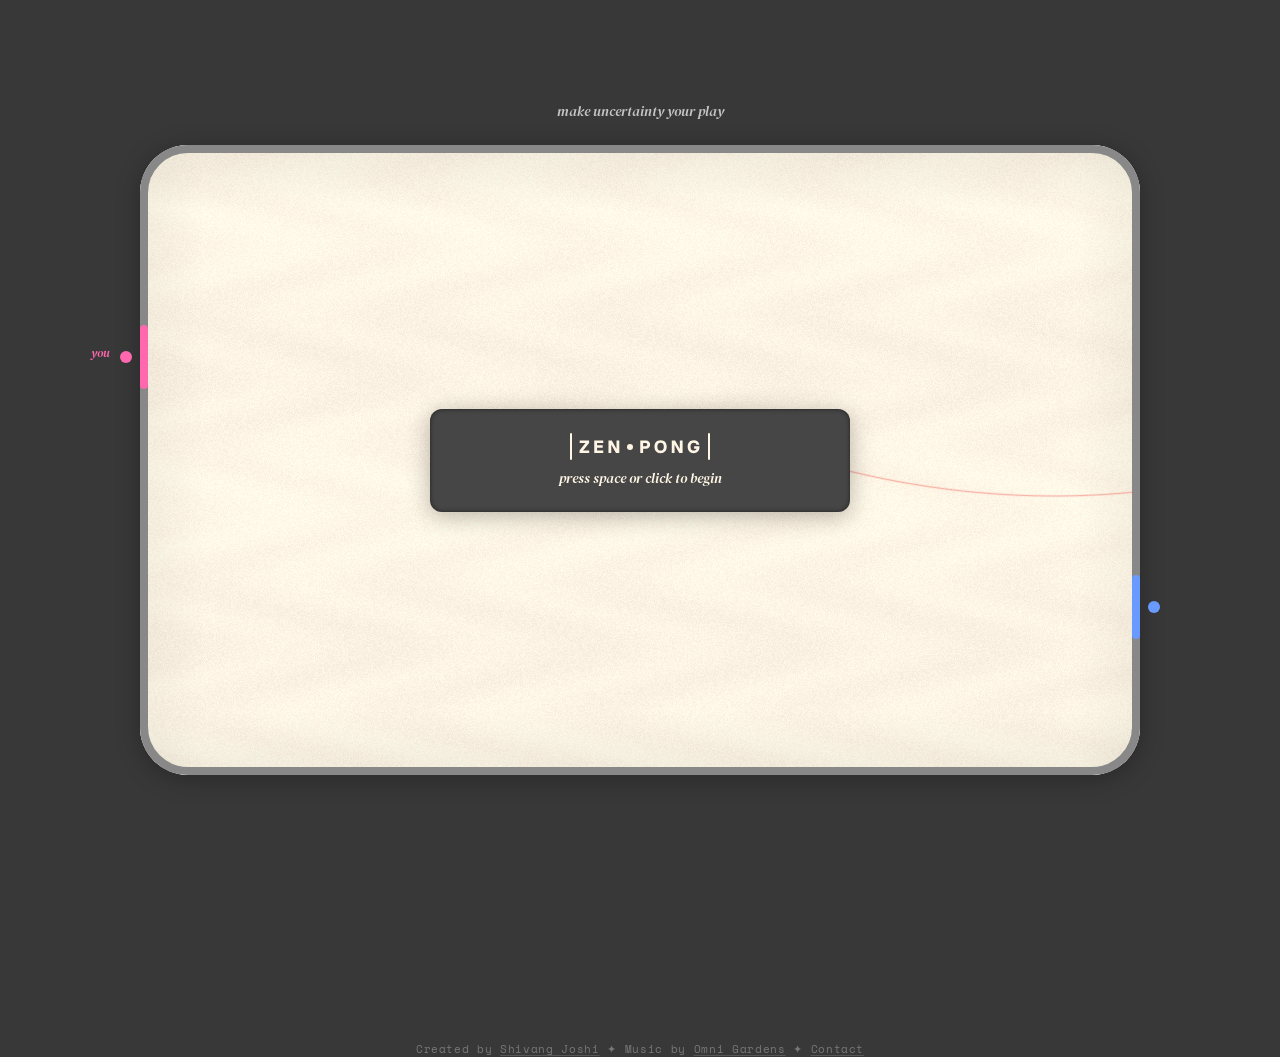
<file: v3/app/index.html>
<!DOCTYPE html>
<html lang="en">
<head>
<meta charset="utf-8">
<meta name="viewport" content="width=device-width, initial-scale=1">
<title>Zen Pong</title>
<!-- Brief 30 Task 4 — none of this existed before this brief. title drops
     the dev-only "v3" suffix on purpose: this is the product's title now,
     not a variant label. og:image is a real finished painting, not a
     mockup or a live render — there is no server to render one per link
     (v3/briefs/30-integration-and-ship.md Task 4), so it is one committed
     asset (og-image.png, repo root, 1200x630, generated from an actual
     game — see PROJECT-LOG.md for how) standing in for every share. -->
<meta name="description" content="A pong game where the rally paints the picture. The ball's trail lines accumulate into a painting as you play — the game is the brush, the artwork is what you keep.">
<meta property="og:title" content="Zen Pong">
<meta property="og:description" content="A pong game where the rally paints the picture. The ball's trail lines accumulate into a painting as you play.">
<meta property="og:image" content="https://shivang-xyz.github.io/zen-pong/og-image.png">
<meta property="og:url" content="https://shivang-xyz.github.io/zen-pong/">
<meta property="og:type" content="website">
<meta name="twitter:card" content="summary_large_image">
<meta name="twitter:title" content="Zen Pong">
<meta name="twitter:description" content="A pong game where the rally paints the picture. The ball's trail lines accumulate into a painting as you play.">
<meta name="twitter:image" content="https://shivang-xyz.github.io/zen-pong/og-image.png">
<meta name="theme-color" content="#383838">
<!-- Favicon derived from the existing logo SVG's own dot mark (the
     "•" in |ZEN•PONG|, e.g. line ~503's <circle cx="60" cy="14" r="3"
     fill="#FFF5E5"/>) on a --color-bg rounded square — reuses a real shape
     from the committed logo rather than inventing a new symbol; legible at
     16px where the full wordmark would not be. -->
<link rel="icon" type="image/svg+xml" href="favicon.svg">
<!-- Brief 37 Task 1 — Cloudflare Web Analytics: cookieless, no consent
     banner needed, free tier is page-views only (see Task 2's error
     handlers for why errors surface in the console, not this dashboard).
     type="module" is deferred/async by nature and a failed fetch (offline,
     file://, tracker-blocked) fires an error event on the script element
     only — it does not reach window's bubbling-phase 'error' listener
     (Task 2, below), confirmed live: the game runs identically with this
     URL blocked, no console noise from the failure. Real token, not a
     placeholder — Shivang's own, already provisioned. -->
<script type='module' src='https://static.cloudflareinsights.com/beacon.min.js' data-cf-beacon='{"token": "19319b3700974cdfb2ed26cb4337c75b"}'></script>
<!-- End Cloudflare Web Analytics -->
<link href="https://fonts.googleapis.com/css2?family=DM+Serif+Display:ital@1&family=Space+Mono:wght@400;700&display=swap" rel="stylesheet">
<style>
  /* ── Tokens · DESIGN.md §2/§4/§5/§6 ── */
  :root {
    --color-bg:            #383838;
    --color-cta:           #464646;
    --color-disabled:      #777777;
    --color-lightest-grey: #C5C5C5;
    --color-canvas:        #FFF5E5;
    --color-canvas-border: #888888;
    --color-pink:          #FF68AE;
    --color-blue:          #689AFF;
    --color-green:         #8CFFB4;
    --color-orange:        #FFAE68;
    --color-cyan:          #68D7FF;

    /* DESIGN.md §2 flags --color-canvas-chalk UNRESOLVED (placeholder
       #383838, borrows the page bg). The real value is the chalkboard
       engine's own frozen ground constant (chalkboard.js CB_BASE,
       approved brief 17) — used here instead of the placeholder since
       the doodle draws the real engine texture, not a CSS approximation. */
    --color-canvas-chalk:  #1A1A1E;
    --color-chip-selected: #383838; /* DESIGN.md §2 proposed value */

    --space-xs: 4px;  --space-s: 8px;   --space-xxm: 12px; --space-xm: 16px;
    --space-m: 24px;  --space-l: 32px;  --space-xl: 40px;  --space-xxl: 48px;
    --space-3xl: 64px; --space-4xl: 96px; /* brief 28 Task 4 — results' air, above/below */

    --radius:        48px;
    --radius-small:  12px;
    --radius-nested: 8px;

    --shadow-chip:   0 4px 24px rgba(0,0,0,0.29), inset 0 0 5px rgba(0,0,0,0.52);
    --shadow-canvas: 0 4px 24px rgba(0,0,0,0.28);
    --shadow-btn:    0 4px 24px rgba(0,0,0,0.16), inset 0 0 5px rgba(0,0,0,0.32);

    /* Brief 32 Task 1 — mobile-only, fixed values not a ratio. A 48px
       radius and 8px frame do not survive on a 358px-wide canvas (the
       corners eat the artwork), but a RATIO produces fractional radii/
       frame widths at arbitrary widths — this codebase already lost a
       day to 2px marks landing on fractional pixels (brief 25). Two
       stepped values land on whole pixels at any width; closes
       MOBILE-NOTES.md open question 1. */
    --radius-mobile-canvas: 24px;
    --frame-mobile:          5px;
    --gutter-mobile:        16px;
    --tap:                  56px;
  }

  * { box-sizing: border-box; }

  body {
    margin: 0;
    min-height: 100vh;
    background: var(--color-bg);
    font-family: 'DM Serif Display', serif;
    font-style: italic;
    display: flex;
    flex-direction: column;
    align-items: center;
    /* Brief 20 Task 4: was top-anchored with asymmetric padding (32px
       top / 48px bottom), so the canvas cluster sat high with leftover
       space only below it on any viewport taller than the content.
       justify-content:center treats the whole visible .screen (tagline +
       canvas + palette dock, as one flex column) as a unit and centers
       it vertically; symmetric padding is just a minimum edge margin on
       short viewports, not a layout anchor. */
    justify-content: center;
    padding: var(--space-l) 0;
  }
  /* Brief 25 Task 5: the playing screen's own vertical rhythm is tightened
     (761px total: 16 body pad + 19 logo + 16 header gap + 630 canvas + 16
     gap + 48 ctrl-row + 16 body pad) so it fits a 13" MacBook without a
     scrollbar. body padding is shared across every screen, so it's scoped
     to data-screen (set by setScreen()) rather than changed globally.
     Idle stays untouched (--space-l, the bare :root default above). */
  body[data-screen="playing"] { padding: var(--space-xm) 0; }
  /* Brief 41 Task 5 — touch-play hygiene, scoped to the playing screen
     only (results/idle/share keep normal scroll, select and zoom). A finger
     drag drives the paddle (the pointermove listener, JS), so the browser
     must never claim it for scroll, pinch or double-tap-zoom, and a fast
     drag must not select the "you" label or HUD text. Set on body, not
     just .stage: touch-action is intersected up the ancestor chain, and a
     finger that STARTS in the margin beside the board (or on the HUD row)
     is still a play gesture — scoping to .stage alone would let that drag
     scroll the page. touch-action only constrains browser GESTURES, so
     taps on the HUD chips/buttons still fire click normally. The viewport
     <meta> is deliberately untouched — no user-scalable=no, which would
     take pinch-zoom away on every other screen. */
  body[data-screen="playing"] { touch-action: none; -webkit-user-select: none; user-select: none; -webkit-touch-callout: none; }
  /* Brief 28 Task 4 reverses brief 26 Task 1's choice to give results the
     SAME tight rhythm as playing — reviewed and found crammed. Results is
     a resting screen, not a live one: air instead (64px above the logo,
     96px below the control row), and it's now explicitly ALLOWED to be
     taller than the viewport and scroll — playing and idle keep their
     no-scroll guarantee unchanged, this is a results-only reversal.
     justify-content:flex-start (not the bare :root's center) is required
     here, not cosmetic: centering a flex child TALLER than its container
     pushes the overflow equally off both edges, and the leading (top)
     overflow becomes unreachable by scrolling in most browsers — the
     classic flex-centering-clips-content trap. Starting from the top and
     using padding for the "air" avoids it by construction. */
  body[data-screen="results"] {
    justify-content: flex-start;
    padding: var(--space-3xl) 0 var(--space-4xl);
  }

  .screen { display: flex; flex-direction: column; align-items: center; }
  .screen[hidden] { display: none; }

  .mono {
    font-family: 'Space Mono', monospace; font-style: normal;
    font-size: 11px; letter-spacing: 0.12em; text-transform: uppercase;
  }

  /* ── Header logo · playing/results stub screens · DESIGN.md §8 ──
     margin-bottom is the shared default (results, until reviewed); playing
     overrides it tighter as part of brief 25 Task 5's rhythm. */
  .app-header { display: flex; justify-content: center; margin-bottom: var(--space-m); }
  .app-header svg { display: block; }
  #screen-playing .app-header { margin-bottom: var(--space-xm); }

  /* ── Canvas · DESIGN.md §7 ──
     Brief 25 Task 1: max-width:100% let this fixed-aspect 1000x630 surface
     compress NON-UNIFORMLY (squashed on one axis only) whenever the page
     was taller than the viewport — the canvas bitmap distorted and the 2px
     guardrails landed on fractional device pixels, reading as a soft
     gradient instead of a flat 2px bar. A fixed-aspect artwork surface must
     never compress on one axis alone; removed. Task 5's tightened rhythm is
     what makes the surface actually fit instead; the transform:scale()
     fallback (fitScreenToViewport, below) is for anything still too short,
     and scales the whole screen uniformly, never one child. */
  .stage { position: relative; width: 1000px; height: 630px; }
  .canvas-wrap {
    position: absolute; inset: 0;
    border-radius: var(--radius);
    overflow: hidden;
    background: var(--color-canvas);
    box-shadow: var(--shadow-canvas);
  }
  .doodle-canvas {
    position: absolute; inset: 0; width: 100%; height: 100%;
    opacity: 0;
    transition: opacity 400ms linear; /* DESIGN.md §13 — surface switch cross-fade */
  }
  .frame {
    position: absolute; inset: 0;
    border-radius: var(--radius);
    border: 8px solid var(--color-canvas-border);
    pointer-events: none;
    z-index: 2;
  }
  /* Brief 27 Task 4 (ported verbatim from root index.html ~line 74), sizes
     upgraded brief 28 Task 5e. Scoped to #game-frame (playing only), not
     the shared .frame class, so idle/results never pick it up by accident.
     Two strengths now, not one: a point gets the smaller pulse, game over
     gets a bigger one held long enough to decay alongside sndGameOver's
     bell rather than cutting out from under it. Amber stays
     rgba(255,215,140,·) at both strengths — the one warm accent the frame
     gets, never a different colour.
     KNOWN DOC CONFLICT, resolved in favour of the live build + an explicit
     request (brief's own instruction): DESIGN.md §1 bans "neon glows or
     coloured drop shadows to game elements" and §6 allows a shadow only on
     .ctrl-chip. The live v2 build has shipped this exact glow since launch
     and Shivang asked for it back — logged as doc drift in BACKLOG.md
     rather than softened to split the difference. */
  /* Brief 34 Task 6b — replaces the hard ring + tight blur (0 0 0 6px …,
     0 0 48px …) with a soft, wide, diffused bloom — no hard ring at all,
     layered blurs only, in the spirit of cta.css's own hover glow
     (--shadow-glow-flat) but bigger and louder, since this only flashes
     for a moment rather than sitting under a resting pointer. Amber stays
     rgba(255,215,140,·) at both strengths, gameover kept larger (bigger
     spread/blur, slightly higher opacity) and longer (1400ms vs 900ms,
     unchanged — see flashGameFrame's own duration param) than point.
     Brief 35 Task 5 — brief 34's point glow read "a little too loud";
     both spread and opacity pulled down a notch (blur/spread ~18-20%,
     opacity ~15%) while keeping the same soft-diffused, no-hard-ring
     character. Gameover's own values are scaled down by the SAME ratios
     it already held over point (not re-tuned independently), so it stays
     proportionally the stronger of the two exactly as before. */
  #game-frame.canvas-glow-point {
    box-shadow: 0 0 36px 8px rgba(255,215,140,0.42), 0 0 74px 22px rgba(255,215,140,0.24) !important;
  }
  #game-frame.canvas-glow-gameover {
    box-shadow: 0 0 46px 11px rgba(255,215,140,0.46), 0 0 90px 27px rgba(255,215,140,0.28) !important;
  }

  /* ── Paddles · DESIGN.md §7/§8 — DOM divs, never canvas ── */
  .paddle { position: absolute; width: 8px; height: 64px; z-index: 3; }
  /* Brief 27 Task 3 — ported verbatim from root (~line 146). Applied to the
     .paddle WRAPPER (bar + dot + "you" label flash together), not .bar
     alone — matches root exactly. */
  @keyframes paddle-flash {
    0%   { filter: brightness(1); }
    15%  { filter: brightness(3.5); }
    100% { filter: brightness(1); }
  }
  .paddle-hit { animation: paddle-flash 0.15s ease-out forwards; }
  .paddle .bar { position: absolute; inset: 0; border-radius: 4px; }
  .paddle .dot { position: absolute; top: 26px; width: 12px; height: 12px; border-radius: 50%; }
  .paddle-left  { left: 0; }
  .paddle-left  .bar, .paddle-left  .dot { background: var(--color-pink); }
  .paddle-left  .dot { left: -20px; }
  .paddle-right { right: 0; }
  .paddle-right .bar, .paddle-right .dot { background: var(--color-blue); }
  .paddle-right .dot { right: -20px; }
  .you {
    position: absolute; right: calc(100% + 30px); top: 20px;
    white-space: nowrap;
    font-size: 12px; color: var(--color-pink);
  }

  /* ── Paddle-travel guardrails · brief 23 Task 1, geometry fixed brief 24
     Task 1 ── Playing screen only: marks at PAD_MIN/PAD_MAX+PH on both
     canvas edges, telling the player where their reach ends and the wall
     begins. DOM chrome, positioned entirely by JS from physics.js's real
     constants (never hardcoded here). Never drawn into gameStrokesCv: that
     canvas is the artwork, these are not marks the player made.
     Brief 23 built these 16px long spanning canvas x 0->16 in #888888 — the
     same colour as the frame they sat on, AND long enough that half of them
     (the outer 8px) poked past the frame border into the cream, reading as
     the frame breaking into the canvas. Both wrong. Fixed: 8px long — exactly
     the frame border's own thickness, so the mark sits ENTIRELY within the
     border, nothing in the cream, nothing in the dark page area — and
     #C5C5C5, deliberately lighter than the #888888 frame it sits on, so the
     contrast comes from tone, not position. z-index 3 (paddle layer, same as
     brief 23) — ABOVE .frame's z-index 2, since these paint on top of the
     frame ring, not underneath it; under the frame they would not render at
     all. */
  .guard {
    position: absolute; width: 8px; height: 2px;
    background: var(--color-lightest-grey); /* #C5C5C5 — lighter than the #888888 frame it sits on */
    z-index: 3;
  }

  /* ── Control elevation · DESIGN.md §6/§10 ── */
  .ctrl-chip {
    height: var(--space-xxl);
    border-radius: var(--radius-small);
    background: var(--color-cta);
    box-shadow: var(--shadow-chip);
    display: flex;
    align-items: center;
  }

  .tagline { font-size: 14px; color: var(--color-lightest-grey); margin: 0; }
  /* Brief 26 Task 1/5 — same type treatment as .tagline (DESIGN.md §8
     Screen 3), centred and width-capped so a long quote wraps as a
     paragraph instead of stretching edge to edge (not spec'd, a practical
     necessity — several QUOTES entries run past 100 characters). */
  .haiku { font-size: 14px; color: var(--color-lightest-grey); margin: 0; text-align: center; max-width: 700px; }
  .spacer-s { height: var(--space-s); }
  .spacer-m { height: var(--space-m); }
  .spacer-l { height: var(--space-l); } /* brief 26 Task 1 — canvas-to-haiku gap on results */
  .spacer-xm { height: var(--space-xm); } /* brief 25 Task 5 — playing screen's tightened rhythm */

  /* ── Intro card · DESIGN.md §10 #intro-card (v3 opaque treatment) ── */
  .intro-stack {
    position: absolute; inset: 0; z-index: 4;
    display: flex; flex-direction: column;
    align-items: center; justify-content: center;
    gap: var(--space-xm);
  }
  #intro-card {
    width: 420px;
    background: var(--color-cta);
    border-radius: var(--radius-small);
    padding: var(--space-m) var(--space-xl);
    box-shadow: var(--shadow-chip);
    text-align: center;
    display: flex; flex-direction: column; align-items: center; gap: var(--space-s);
    /* Brief 34 Task 2 — #surface-chip's own slide-down starts at
       translateY(-16px), tucked up toward the card's own bottom edge; this
       keeps the card painting above that overlap so the reveal reads as
       emerging from underneath it, not poking out beside it. Both are
       siblings in .intro-stack's one stacking context (z-index:4) — DOM
       order alone would put surface-chip (later) on top without this. */
    position: relative; z-index: 1;
  }
  /* Brief 31 Task 6 — was --color-disabled; cream (--color-canvas) reads as
     the brightest thing on the #464646 card, which is the point. Gentle
     float: ~±3px, ease-in-out, full up-down-up cycle every 3.2s — the
     keyframe's 0%/100% match so the loop closes with no visible seam.
     Registers peripherally, nothing else on the card moves. */
  @keyframes zp-idle-float {
    0%, 100% { transform: translateY(-3px); }
    50%      { transform: translateY(3px); }
  }
  #intro-card .sub {
    font-size: 14px;
    color: var(--color-canvas);
    margin: 0;
    animation: zp-idle-float 3.2s ease-in-out infinite;
  }
  @media (prefers-reduced-motion: reduce) {
    #intro-card .sub { animation: none; }
  }

  /* ── Surface selector · DESIGN.md §10 #surface-chip ──
     Absent in Step A (attract). Slides DOWN from under the title card on
     the first gesture (brief 34 Task 2, replaces brief 18 Task 3's
     slide-up), and never leaves — that gesture also unlocks audio. Brief
     34 Task 2 also applies this same mechanic to #pal-pill (below) — same
     keyframe, same 600ms, same easing, each animating in its own current
     position (pal-pill is not relocated next to the card). */
  @keyframes zp-slide-down {
    from { transform: translateY(-16px); opacity: 0; }
    to   { transform: translateY(0);     opacity: 1; }
  }
  #surface-chip {
    width: 420px; padding: 0 var(--space-s); gap: var(--space-s);
    display: none;
  }
  [data-idle-step="armed"] #surface-chip {
    display: flex;
    animation: zp-slide-down 600ms cubic-bezier(0.2, 0.8, 0.2, 1) both;
  }
  @media (prefers-reduced-motion: reduce) {
    [data-idle-step="armed"] #surface-chip { animation: none; }
  }
  #surface-chip .tile {
    flex: 1; height: 32px;
    border: 0;
    border-radius: var(--radius-nested);
    background: transparent;
    display: flex; align-items: center; justify-content: center; gap: var(--space-s);
    cursor: pointer;
    transition: background 200ms linear;
    font-family: inherit;
  }
  #surface-chip .tile span { color: var(--color-lightest-grey); }
  #surface-chip .tile[aria-pressed="true"] { background: var(--color-chip-selected); }
  #surface-chip .tile[aria-pressed="true"] span { color: #FFFFFF; }
  #surface-chip .swatch { width: 12px; height: 12px; border-radius: 4px; flex: none; }
  .sw-paper { background: var(--color-canvas); }
  .sw-chalk { background: var(--color-canvas-chalk); }
  .sw-paint { background: var(--color-orange); }

  /* ── Palette pill · DESIGN.md §10 #pal-pill ──
     Idle: static 5-dot display. Playing (brief 22): dots injected by JS,
     per-surface VARIABLE count — never assume five (5 paper / 3 chalk /
     3 paint, see #pg-pal-pill wiring). */
  .pal-pill { padding: 0 var(--space-xm); gap: var(--space-s); }
  .pal-pill .dot { width: 10px; height: 10px; border-radius: 50%; }
  .pal-pill .shuffle { margin-left: var(--space-s); cursor: pointer; }
  /* Brief 34 Task 2 — idle's OWN pal-pill only (#pal-pill), scoped by ID,
     never the shared .pal-pill class — the playing screen's #pg-pal-pill
     must stay visible unconditionally, it has no attract/armed steps. */
  #pal-pill { display: none; }
  [data-idle-step="armed"] #pal-pill {
    display: flex;
    animation: zp-slide-down 600ms cubic-bezier(0.2, 0.8, 0.2, 1) both;
  }
  @media (prefers-reduced-motion: reduce) {
    [data-idle-step="armed"] #pal-pill { animation: none; }
  }
  /* Brief 33 Task 1 — dot hover-scale and the un-scoped shuffle hover
     colour removed: cta.css's "Palette chip" section is explicit that
     dots get no hover state, and the shuffle's own hover colour now
     comes from cta.css's @media (hover: hover)-scoped rule below — this
     old rule had no such scoping, so it would have kept the shuffle
     turning white on a touch device's "stuck" post-tap hover. */

  /* ── Attribution + contact line · brief 38 Task 1, repositioned brief
     39 Task 2 ── Replaces brief 34/35's idle-only music credit. One
     shared .attribution class, injected by JS into all 5 target screens
     (see the JS block near the top of the module script).
     Brief 39 Task 2 — was position:fixed, pinned bottom-centre, always
     visible. Shivang wants it OUT of the fold entirely on desktop:
     reachable with a small scroll, not sitting over/near the art
     permanently.
     Two things tried and rejected first, both caught live before
     shipping, not assumed correct: (1) a flat margin-top (88px) — too
     small, idle's own content is short enough that at a common 1280x900
     viewport it never pushed total height past 900px at all, so the line
     just sat inside the fold like nothing had changed; (2) `min-height:
     calc(100dvh + 40px)` on the screen section + `margin-top:auto` on the
     line (the "textbook" flexbox way to float a footer to the bottom of
     an oversized container) — measured live and the screen's rendered
     height came out SHORTER than its own declared min-height (836px
     against a stated 940px floor), which min-height is specifically
     supposed to prevent; not confidently explained (possibly an
     interaction with this element's own flex-shrink inside body's
     centering, possibly a rendering quirk of the sandbox this was tested
     in) and not worth shipping on a mechanism that didn't behave as
     documented in its own test.
     What's actually here instead: position:absolute against the screen
     section (position:relative), placed at `top: calc(100dvh + 40px)`.
     Unlike the flex approach, an absolutely-positioned element's offset
     from a relative ancestor is a direct, unambiguous calculation — not
     dependent on how that ancestor's own box height gets resolved — and
     it still contributes to the page's scrollable overflow (confirmed
     live: docScrollHeight grows to include it), so "reachable by
     scrolling, not fixed to the viewport" still holds even though the
     element itself is out of normal flow. The original content above it
     is completely unaffected either way, on any screen, since it was
     never touched. Verified live at 1280x900: the line's own rect sits
     below window.innerHeight (unreachable without scrolling) where both
     earlier attempts did not. */
  .attribution {
    margin: 0;
    font-family: 'Space Mono', monospace; font-style: normal;
    font-size: 11px; letter-spacing: 0.06em;
    color: var(--color-disabled);
    text-align: center;
  }
  .attribution a {
    color: inherit;
    text-decoration: underline; text-decoration-color: rgba(119,119,119,0.5);
    text-underline-offset: 2px;
  }
  .attribution a:hover, .attribution a:focus-visible { color: var(--color-lightest-grey); }
  #screen-idle, #screen-results, #screen-share { position: relative; }
  #screen-idle > .attribution,
  #screen-results > .attribution,
  #screen-share > .attribution {
    position: absolute; top: calc(100dvh + 40px); left: 50%;
    transform: translateX(-50%);
    white-space: nowrap; /* one line on desktop, per the brief */
  }

  /* ── Playing screen control row · DESIGN.md §8 Screen 2 / §10 ──
     3-column grid, 1000px wide: pal-pill left, score-pill centred,
     restart+mute right. No surface selector, no density/timeline control —
     nothing about the painting is adjustable mid-rally. */
  #ctrl-row-playing {
    display: grid;
    grid-template-columns: 1fr auto 1fr;
    align-items: center;
    width: 1000px; /* brief 25 Task 1 — max-width:100% removed, same non-uniform-compression reasoning as .stage */
  }
  #ctrl-row-playing > :first-child { justify-self: start; }
  #ctrl-row-playing > :last-child { justify-self: end; display: flex; gap: var(--space-xm); }
  #pg-score-pill {
    gap: var(--space-l);
    padding: 0 var(--space-m);
    min-width: 120px;
    justify-content: center;
  }
  #pg-score-pill span {
    font-family: 'Space Mono', monospace; font-style: normal; font-weight: 700;
    font-size: 18px; letter-spacing: 0.1em; color: #FFFFFF;
  }
  /* Brief 27 Task 5 — ported verbatim from root (~line 238). Only the
     number that changed gets this class (updateGameScoreUI compares the
     previous value first) — never both. */
  @keyframes score-pulse {
    0%   { color: #FFFFFF; }
    30%  { color: #FFAE68; }
    100% { color: #FFFFFF; }
  }
  .score-pop { animation: score-pulse 0.4s ease-out forwards; }
  .icon-pill { padding: 0 14px; border: 0; cursor: pointer; }
  .icon-pill svg { opacity: 0.8; display: block; }
  /* Brief 33 Task 1 — the hover-brightens-to-1 override is gone: cta.css's
     glow (colour + box-shadow) is the hover feedback now, and this stray
     opacity change was an old effect stacking on top of it. The resting
     0.8 stays — it is not state-conditional, so it doesn't fight the glow
     model, it just sets how the icon looks at rest. */
  /* Brief 26 Task 0.1: the mute button's two SVGs both rendered because this
     class selector (0,1,1 specificity) beat the [hidden] attribute's UA
     default (0,1,0), so `display:block` above won and the "hidden" icon
     showed anyway — two speakers side by side. This rule outranks both. */
  .icon-pill svg[hidden] { display: none; }

  /* ── Results screen · DESIGN.md §8 Screen 3, v3/design/3-results-reveal.html ── */

  /* No paddles/ball/guardrails on results (Task 1) — just two stacked
     canvases inside the shared .canvas-wrap: ground below, strokes+
     splatter above. Same sizing idiom as .doodle-canvas, no cross-fade
     default (results never surface-switches mid-view). */
  #results-ground-canvas, #results-strokes-canvas {
    position: absolute; inset: 0; width: 100%; height: 100%;
  }

  /* ── The reveal · DESIGN.md §13 / design file §8, timings verbatim (Task 2) ──
     Ground wipes downward behind the marks: clip-path is the wipe itself
     (a growing "revealed" rect from 0% to 100% height), not an opacity
     fade — that is what makes it read as poured in rather than dissolved
     in. Paint only; paper/chalk never get the .reveal-wipe class (their
     ground never changes, see startReveal()). Strokes go from their
     during-play dim (GAME_COMMITTED_ALPHA, 0.7) to full over the SAME
     900ms, on every surface — paper/chalk have no ground event to sync to,
     but the "painting settles" beat still reads the same across all three. */
  @keyframes reveal-ground        { from { clip-path: inset(0 0 100% 0); } to { clip-path: inset(0); } }
  @keyframes reveal-strokes-alpha { from { opacity: 0.70; } to { opacity: 1; } } /* 0.70 = GAME_COMMITTED_ALPHA (JS) — CSS can't read the JS constant, keep them in sync by hand */
  @keyframes fade-in              { from { opacity: 0; } to { opacity: 1; } }
  .reveal-wipe       { animation: reveal-ground 900ms linear both; }
  .reveal-strokes    { animation: reveal-strokes-alpha 900ms linear both; }
  /* Brief 38 Task 3 — renamed from .reveal-haiku: now applied to the whole
     #gained-row wrapper (gained claim + haiku together, one fade), not
     just the haiku <p> alone — same 1300ms timing, lifted verbatim from
     v3/design/3c-results-time-gained.html. */
  .reveal-gained-row { animation: fade-in 400ms linear 1300ms both; }
  .reveal-postrow    { animation: fade-in 400ms linear 1700ms both; }

  /* ── "Time gained" line · brief 38 Task 3, v3/design/3c-results-time-
     gained.html, lifted verbatim ── Deliberately NOT a control: no
     container, no fill, no shadow, no hover, not focusable — set exactly
     like the haiku (same face, same 14px, same row), distinguished only
     by a narrow cream highlight sweeping through the letters every 7s.
     Copy: "<duration> of calm, gained" — see formatGainedDuration(). */
  #gained-row {
    display: flex; align-items: center; justify-content: space-between; /* brief 40 Task 5 — was baseline; centre keeps the pill and the haiku balanced */
    width: 1000px; gap: var(--space-l);
  }
  /* #gained-row's own haiku loses the base .haiku rule's centring (below) —
     it's now a flex item flush to the row's right edge, not a standalone
     centred block. #share-haiku (untouched by this brief) keeps the base
     rule.
     Brief 39 Task 3 — width fixed to match #post-row .utils' own rendered
     width EXACTLY: 617px, measured live via getBoundingClientRect() (240px
     track + chip padding/gap + label + save + share buttons — not
     independently re-derivable from tokens alone, since button widths
     depend on the actual rendered label text; hardcoded like .track's own
     240px already is, matching how the rest of this fixed-width desktop
     layout works). So the haiku box sits directly above the utility
     cluster, same left/right edges. Right-aligned so ragged text hugs
     that shared right edge; wraps onto more lines rather than truncating
     (no nowrap, no ellipsis — a long haiku growing taller is fine, the
     row uses align-items:baseline so it doesn't fight the gained line's
     own single line). */
  #gained-row .haiku { text-align: right; width: 617px; }
  @keyframes gained-sweep {
    from { background-position: 0% 50%; }
    to   { background-position: 200% 50%; }
  }
  /* Brief 40 Task 5 — a quiet pill behind the line, as a WRAPPER
     (.gained-pill), not styling on .gained itself: .gained's own
     background IS the travelling gradient (background-clip:text clips the
     whole element background to the glyphs), so a fill on the same element
     would be clipped away with it. Pill: slightly darker than --color-bg
     (#383838), no hard border (a 1px near-invisible hairline only),
     inline-block so it hugs the text. The text keeps its own gradient
     sweep, untouched. #gained-row switches to align-items:center so the
     pill's padding doesn't skew the baseline against the haiku. */
  .gained-pill {
    display: inline-block; flex-shrink: 0;
    padding: 6px 14px;
    border-radius: var(--radius-small);
    background: rgba(0,0,0,0.16);
    box-shadow: 0 0 0 1px rgba(255,255,255,0.04);
  }
  .gained {
    margin: 0;
    flex-shrink: 0; /* brief 39 Task 3 — never let the row's flex shrink this; it always renders at its own natural (short) width, "never truncate" */
    font-size: 14px; line-height: 1.6;
    color: var(--color-lightest-grey); /* fallback for engines without background-clip:text */
    background-image: linear-gradient(100deg,
      #8A8A8A, #8A8A8A, var(--color-canvas), #8A8A8A,
      #8A8A8A, #8A8A8A, var(--color-canvas), #8A8A8A);
    background-size: 200% 100%;
    animation: gained-sweep 7s linear infinite;
  }
  @supports ((background-clip: text) or (-webkit-background-clip: text)) {
    .gained {
      background-clip: text; -webkit-background-clip: text;
      color: transparent; -webkit-text-fill-color: transparent;
    }
  }
  @media (prefers-reduced-motion: reduce) {
    /* Hold the sweep mid-phrase rather than stopping at either extreme. */
    .gained { animation: none; background-position: 30% 50%; }
  }

  /* ── Post-game row: PLAY AGAIN alone left, utility cluster right
     (brief 38 Task 3 — was timeline left, actions right; play again moved
     out of the action group and left, timeline/save/share now share one
     right-hand cluster) ── */
  #post-row {
    display: flex; align-items: center; justify-content: space-between;
    width: 1000px; /* no max-width — brief 25/26 Task 1: never compress a fixed-width row non-uniformly */
  }
  #post-row .utils { display: flex; align-items: center; gap: var(--space-xm); }
  /* 240px, not the shared .track class's 320px default — keeps timeline +
     save + share inside the 1000px row alongside PLAY AGAIN. Scoped here
     rather than changing .track itself, matching the mockup's own scoping
     (nothing else uses .track today, but this is the correct-by-construction
     choice regardless). */
  #post-row .track { width: 240px; }

  .rbtn {
    background: var(--color-cta);
    border: 0;
    border-radius: var(--radius-small);
    padding: var(--space-xxm) var(--space-m);
    font-family: 'Space Mono', monospace;
    font-style: normal;
    font-size: 11px;
    text-transform: uppercase;
    letter-spacing: 0.12em;
    color: #FFFFFF;
    box-shadow: var(--shadow-btn);
    cursor: pointer;
  }
  /* Brief 33 Task 1 — the old opacity: .85 hover dim is gone; cta.css's
     glow (below) replaces it. */

  /* ── Share screen · brief 29 Task 2, DESIGN.md §8 Screen 4 ──
     800x504 resolves §7's previously-UNRESOLVED share-canvas size —
     exactly 0.8x the game canvas. Border/radius are NOT scaled down with
     it (deliberate, per the mockup): .canvas-wrap/.frame already use the
     same fixed --radius/8px border regardless of .stage's own size, so
     this falls out for free, nothing extra to write here. */
  #share-stage { width: 800px; height: 504px; }
  /* Same stacking idiom as #results-ground-canvas/#results-strokes-canvas
     (~line 342) — ground below, strokes above, both filling .canvas-wrap.
     Without this, the two <canvas> elements lay out as normal in-flow
     blocks (ground's own 504px height already fills .canvas-wrap, which
     is overflow:hidden), pushing strokes-canvas below the visible box
     entirely — real pixels drawn, zero of them ever shown. Caught by
     screenshot, not by the encode/decode logic, which was never the bug. */
  #share-ground-canvas, #share-strokes-canvas {
    position: absolute; inset: 0; width: 100%; height: 100%;
  }
  #share-row {
    display: flex; align-items: center; justify-content: space-between;
    width: 800px;
  }
  #share-row .secondary { display: flex; gap: var(--space-xm); }

  /* ── .rbtn-primary — DESIGN.md §10 / v3/design/4-share.html, built
     exactly as designed. Hierarchy comes from a 1px hairline of the trail
     colours travelling on a 12s loop; the button itself stays dark and
     understated — no fill change, no size change, nothing bright. The
     PAINT/PLAY first-word swap (every 3s, hard cut, fixed 44px slot so
     nothing reflows) is DESIGN.md §10's own "needs ratifying" item — built
     because Shivang asked for the CTA per the design, not because it has
     been signed off; see BACKLOG.md. */
  @keyframes zp-flow    { 0% { background-position: 0% 50%; } 100% { background-position: 200% 50%; } }
  .rbtn-primary {
    padding: 1px;
    border: 0;
    border-radius: var(--radius-small);
    background: linear-gradient(90deg,
      var(--color-pink), var(--color-blue), var(--color-green),
      var(--color-orange), var(--color-cyan), var(--color-pink));
    background-size: 200% 100%;
    animation: zp-flow 12s linear infinite;
    box-shadow: 0 4px 24px rgba(0,0,0,0.16);
    cursor: pointer;
  }
  .rbtn-primary .inner {
    display: block;
    background: var(--color-cta);
    border-radius: var(--radius-small);
    padding: var(--space-xxm) var(--space-m);
    font-family: 'Space Mono', monospace;
    font-style: normal;
    font-size: 11px;
    text-transform: uppercase;
    letter-spacing: 0.12em;
    color: #FFFFFF;
    box-shadow: inset 0 0 5px rgba(0,0,0,0.32);
  }
  /* Brief 34 Task 6d — .swap/.static-word and their zp-word-a/zp-word-b
     keyframes removed: the PAINT/PLAY word-swap they implemented is gone
     (both .rbtn-primary CTAs now show a static label), and these were
     their only two consumers — dead code, not left behind. */

  /* ── #timeline-chip — DESIGN.md §10, primitives resolved by the design
     file per the brief (DESIGN.md itself flags them UNRESOLVED) (Task 6) ── */
  #timeline-chip { padding: 0 var(--space-xm); gap: var(--space-xm); }
  #timeline-chip label { color: var(--color-lightest-grey); }
  .track {
    position: relative; width: 320px; height: var(--space-xs);
    border-radius: var(--space-xs); background: var(--color-bg);
    cursor: pointer;
  }
  .track .fill {
    position: absolute; left: 0; top: 0; height: var(--space-xs);
    border-radius: var(--space-xs); background: var(--color-lightest-grey);
    width: 100%; /* JS-driven — default 100%, every committed stroke */
    pointer-events: none;
  }
  .track .thumb {
    position: absolute; top: -6px; left: calc(100% - 8px);
    width: var(--space-xm); height: var(--space-xm); border-radius: 50%;
    background: var(--color-canvas);
    box-shadow: 0 4px 24px rgba(0,0,0,0.29);
    cursor: grab;
  }
  .track:active .thumb, .track .thumb:active { cursor: grabbing; }
  /* Brief 34 Task 6c — the browser-default-adjacent ring an earlier brief
     added here is gone: it showed inconsistently (first focus only, in
     practice) and fought with cta.css's own amber scrub/focus-within
     state, which is the only focus treatment the track should ever show.
     outline:none on both :focus and :focus-visible — cta.css's
     #timeline-chip:focus-within / .scrubbing box-shadow rules are
     untouched and still the sole focus feedback. */
  .track:focus, .track:focus-visible { outline: none; }

  /* ── Mobile screens · brief 32 ──────────────────────────────────────────
     Replaces brief 30's placeholder #mobile-overlay entirely: two REAL,
     dedicated, natively-responsive screens (fluid CSS, matching
     v3/design/5-mobile-gate.html / 1d-mobile-share.html) instead of the
     desktop layout scaled down via a JS transform. Direct children of
     <body>, siblings of the four .screen sections — display:none by
     default, shown only via the html.mobile-*-active classes
     updateMobileScreens() toggles (JS section, replacing
     updateMobileOverlay()). Desktop's four .screen sections get a REAL
     display:none while either is active — not a visual cover — so there
     is nothing left to click through and no chrome-hiding rules needed
     the way brief 30's translucent-card-over-idle approach required. */
  html.mobile-gate-active .screen,
  html.mobile-share-active .screen { display: none !important; }
  /* Brief 35 Task 6 — body's own base padding (var(--space-l)/32px, meant
     for the DESKTOP .screen sections) was stacking on top of these
     screens' own padding-top. body's padding is un-overridden except for
     the playing/results data-screen rules above, and data-screen stays
     whatever the underlying screenState actually is ('idle' or 'share')
     even while a mobile screen is the one visibly showing — so idle's
     32px body padding was adding a second, invisible top gap on top of
     the 16px measured directly on #screen-mobile-gate/share, landing the
     REAL gap at 48px despite every value on the mobile screen itself
     already reading well under this brief's 40px cap. Confirmed live
     (getBoundingClientRect on the logo) before and after this fix.
     Zeroed here, scoped to exactly when a mobile screen is the one
     actually on screen. */
  html.mobile-gate-active body,
  html.mobile-share-active body { padding: 0; }

  #screen-mobile-gate, #screen-mobile-share {
    display: none;
    /* Brief 33 Task 5b — 100dvh, not 100vh: iOS Safari's 100vh is the
       LARGE viewport (ignores the URL bar), so a centred cluster sized
       against it was taller than the actually-visible area and got pushed
       partly above the fold. 100dvh tracks the real visible height as the
       URL bar shows/hides. */
    min-height: 100dvh;
    flex-direction: column;
    /* Brief 35 Task 6 — was `center`/`safe center` (brief 32-34). Measured
       live at 375x667: the logo sat 75px below the top, NOT because of
       padding-top (16px, already well under this brief's 40px cap) but
       because centering a content block SHORTER than the viewport splits
       the leftover space above AND below it — 32px of pure centering
       slack was stacking on top of the 16px padding before the logo even
       started. Capping padding alone can't fix slack that padding didn't
       create. flex-start removes the slack above entirely (same fix
       body[data-screen="results"] already uses for the same reason, see
       its own comment above) — the fold-fit guarantee (verified at both
       375x667 and 430x932) and the overflow-y:auto fallback below are
       unaffected either way; the leftover space just moves below the
       content instead of splitting around it. */
    justify-content: flex-start;
    /* Brief 33 Task 5b — single-fold stays the TARGET, but must degrade to
       a scroll, never to unreachable content. The hard overflow:hidden
       lock that used to sit on html/body for this case is gone (see
       updateMobileScreens(), below) — this is what content that doesn't
       fit now falls back to. */
    overflow-y: auto;
    background: var(--color-bg);
    color: var(--color-lightest-grey);
    /* Brief 34 Task 5a tightened this --space-m(24) -> --space-xm(16);
       brief 35 Task 6's actual fix was the justify-content change above
       (this value was already under the 40px cap on its own) — left as
       Task 5a set it. Bottom stays --space-m. Split into two declarations
       (was one shorthand) so only the top value changes independently. */
    padding-top: calc(var(--space-xm) + env(safe-area-inset-top));
    padding-bottom: calc(var(--space-m) + env(safe-area-inset-bottom));
  }
  html.mobile-gate-active #screen-mobile-gate,
  html.mobile-share-active #screen-mobile-share { display: flex; }

  /* Fluid stage — overrides the shared .stage class's fixed 1000x630px
     (desktop) for these two screens only. .canvas-wrap itself is already
     position:absolute/inset:0 (the shared class), so it fills whatever
     size .stage resolves to for free — but each <canvas> ELEMENT inside
     still needs its OWN width:100%/height:100% rule (a canvas's CSS
     display size does not follow its container by default, only its own
     width/height ATTRIBUTES, unless told to — the existing
     #share-ground-canvas rule, ~line 453, is scoped to THOSE specific
     desktop ids, not a generic "any canvas in .canvas-wrap" rule, so
     every new canvas id here needs the identical rule spelled out again). */
  #screen-mobile-gate .stage, #screen-mobile-share .stage {
    width: 100%; height: auto; aspect-ratio: 1000 / 630;
  }
  #screen-mobile-gate .frame, #screen-mobile-share .frame {
    border-radius: var(--radius-mobile-canvas);
    border-width: var(--frame-mobile);
  }
  #screen-mobile-gate .canvas-wrap, #screen-mobile-share .canvas-wrap {
    border-radius: var(--radius-mobile-canvas);
  }
  #gate-canvas,
  #mobile-share-ground-canvas, #mobile-share-strokes-canvas {
    position: absolute; inset: 0; width: 100%; height: 100%;
  }

  /* ── header cluster (both screens) ── */
  #screen-mobile-gate header, #screen-mobile-share header {
    display: flex; flex-direction: column; align-items: center; gap: var(--space-xm);
    padding: 0 var(--gutter-mobile);
  }
  #screen-mobile-gate .tagline { font-size: 15px; color: var(--color-lightest-grey); margin: 0; }

  #screen-mobile-gate main, #screen-mobile-share main {
    display: flex; flex-direction: column; gap: var(--space-l);
    padding: var(--space-l) var(--gutter-mobile) 0;
  }
  /* logo -> 16 -> label -> 24 -> artwork -> 24 -> haiku -> 32 -> actions,
     MOBILE-NOTES.md §3 — main's own gap (--space-l/32) covers haiku-to-
     actions; art-block's own gap (--space-m/24) covers label-to-artwork.
     Brief 33 Task 5d fix: logo-to-label is NOT covered by header's own
     gap — .zoom-hint ("tap to view") is main's first child, not header's,
     so the real gap was main's shared 32px top padding (above), reading
     as double the intended 16. padding-top overridden to --space-xm here
     closes that without touching the shared header/art-block gap
     structure (moving zoom-hint into header would have meant rebuilding
     art-block's own label-to-artwork gap too, for no benefit). */
  #screen-mobile-share main { gap: var(--space-m); padding-top: var(--space-xm); }
  /* Brief 34 Task 5a — gate's header->content gap tightened to match, same
     --space-xm(16) value share already carries from Task 5d above (the
     brief names no specific target for the gate; matching its sibling
     screen keeps both consistent rather than introducing a third value). */
  #screen-mobile-gate main { padding-top: var(--space-xm); }
  #screen-mobile-share .art-block { display: flex; flex-direction: column; gap: var(--space-m); }
  #screen-mobile-share .zoom-hint {
    margin: 0; text-align: center;
    font-family: 'Space Mono', monospace; font-style: normal;
    font-size: 10px; letter-spacing: 0.12em; text-transform: uppercase;
    color: var(--color-disabled);
  }
  #screen-mobile-share .stage { cursor: zoom-in; }
  #screen-mobile-share .haiku { font-size: 17px; color: var(--color-lightest-grey); margin: 0; text-align: center; }

  /* ── actions — stacked, full-width, var(--tap) tall. Reuses the shared
     .rbtn/.rbtn-primary classes (colour, gradient — unchanged, desktop
     keeps its own auto-width/padded sizing) with mobile-scoped overrides
     for width/height only. ── */
  #screen-mobile-gate .actions, #screen-mobile-share .actions {
    display: flex; flex-direction: column; gap: var(--space-xxm);
  }
  #screen-mobile-share .secondary { display: flex; gap: var(--space-xxm); }
  #screen-mobile-gate .rbtn-primary, #screen-mobile-share .rbtn-primary { width: 100%; }
  #screen-mobile-gate .rbtn-primary .inner, #screen-mobile-share .rbtn-primary .inner {
    display: flex; align-items: center; justify-content: center;
    height: calc(var(--tap) - 2px);
    padding: 0; font-size: 12px;
  }
  #screen-mobile-share .rbtn {
    flex: 1; height: var(--tap);
    display: flex; align-items: center; justify-content: center;
    padding: 0; font-size: 12px;
    background: transparent;
    border: 1px solid rgba(197,197,197,0.22);
    box-shadow: none;
  }
  /* Brief 33 Task 1 — the opacity-based hover/active pair that used to
     live here is gone. cta.css's own @media (hover: none) block gives
     .rbtn a border-colour + glow press state on touch; .rbtn-primary's
     :active rule (also cta.css) covers the primary buttons on this
     screen the same way — both apply automatically, no mobile-scoped
     override needed. */

  /* ── Gate — demo canvas + real doodle-driven paddles ──
     Same sizing idiom as the live game's own DOM paddles (.paddle,
     8x64px) but scaled down (5x38px per the design) and positioned as a
     PERCENTAGE of the fluid stage height, not px — see
     updateGatePaddleDOM() in the JS section. z-index above .frame (4) so
     a bar sitting on the rim stays visible, matching the design exactly. */
  #screen-mobile-gate .gate-paddle { position: absolute; width: 5px; height: 38px; z-index: 5; }
  #screen-mobile-gate .gate-paddle .bar { position: absolute; inset: 0; border-radius: 3px; }
  #screen-mobile-gate .gate-paddle-left { left: 0; }
  #screen-mobile-gate .gate-paddle-left .bar { background: var(--color-pink); }
  #screen-mobile-gate .gate-paddle-right { right: 0; }
  #screen-mobile-gate .gate-paddle-right .bar { background: var(--color-blue); }
  /* The detached handle dot is dropped at this scale (MOBILE-NOTES.md §5's
     mobile deviation, adopted as specced — it would hang into the screen
     gutter) — the cursor glyph takes its place, riding the left paddle. */
  #screen-mobile-gate .gate-cursor {
    position: absolute; left: 11px; top: 10px;
    width: 14px; height: 14px; z-index: 3;
    filter: drop-shadow(0 1px 2px rgba(0,0,0,0.25));
  }

  /* ── Gate — message card ── */
  #screen-mobile-gate .card { text-align: center; }
  #screen-mobile-gate .card h1 {
    font-size: 27px; line-height: 1.25; margin: 0;
    color: var(--color-canvas); font-weight: 400;
  }
  #screen-mobile-gate .card hr {
    border: 0; border-top: 1px solid rgba(197,197,197,0.28);
    margin: var(--space-m) auto; width: 64px;
  }
  #screen-mobile-gate .card p {
    font-family: 'Space Mono', monospace; font-style: normal;
    font-size: 13px; line-height: 1.95; margin: 0;
    color: var(--color-lightest-grey);
  }
  #screen-mobile-gate .hint {
    font-family: 'Space Mono', monospace; font-style: normal;
    font-size: 11px; letter-spacing: 0.06em;
    color: var(--color-disabled);
    text-align: center; margin: 0;
    min-height: 16px;
  }
  /* Brief 34 Task 5b — quiet, not a button: no background, no border, no
     box-shadow, .hint's own token values (11px Space Mono, natural case,
     --color-disabled) so it reads as a caption, not a CTA. Tap target
     still >=44px via min-height + centring, per the brief's own
     accessibility floor even for a text-only control. */
  .gate-back-link {
    display: flex; align-items: center; justify-content: center;
    min-height: 44px; width: 100%;
    margin: 0; padding: 0; border: 0; background: transparent;
    font-family: 'Space Mono', monospace; font-style: normal;
    font-size: 11px; letter-spacing: 0.06em;
    color: var(--color-disabled);
    text-decoration: underline; text-decoration-color: rgba(119,119,119,0.5);
    text-underline-offset: 2px;
    cursor: pointer;
  }
  .gate-back-link:hover, .gate-back-link:focus-visible { color: var(--color-lightest-grey); }
  .gate-back-link[hidden] { display: none; }

  /* ── Share — rotated fullscreen view ──
     The artwork is landscape and the phone is portrait, so full screen
     means rotated: the piece fills the display instead of a letterbox.
     #full stays a direct child of <body> (matching the design's own DOM,
     a sibling of <main>, not nested in .stage) — cheap insurance against
     a future transform landing on an ancestor, same reasoning brief 30
     documented for #mobile-overlay. Gets its OWN canvas pair, populated
     via drawImage() on open — NOT the live inline canvases moved in and
     back out, which is real DOM surgery on the one thing the visitor came
     to see for a saving (one draw call) that doesn't matter. */
  #full {
    position: fixed; inset: 0; z-index: 20;
    background: #2A2A2A;
    display: none; align-items: center; justify-content: center;
    cursor: zoom-out;
  }
  #full[data-open="true"] { display: flex; animation: zp-full-fade 260ms ease-out both; }
  @keyframes zp-full-fade { from { opacity: 0; } to { opacity: 1; } }
  /* A rotated element's layout box overflows horizontally by design, so it
     must not shrink to a flex line — absolute + centred, sized via --fw
     (computed in JS: min(innerHeight-32, (innerWidth-32)*1000/630)). */
  #full .rot {
    position: absolute; top: 50%; left: 50%;
    transform: translate(-50%, -50%) rotate(90deg);
    flex-shrink: 0;
    width: var(--fw, 100dvh); /* brief 33 Task 5b — dynamic viewport, matches the two mobile screens */
    aspect-ratio: 1000 / 630;
  }
  #full .stage { width: 100%; height: auto; aspect-ratio: 1000/630; cursor: zoom-out; }
  #full .canvas-wrap, #full .frame { border-radius: var(--radius-mobile-canvas); }
  #full-ground-canvas, #full-strokes-canvas {
    position: absolute; inset: 0; width: 100%; height: 100%;
  }
  #full .frame { border-width: var(--frame-mobile); }
  /* Brief 42 Task 3 — mid-rally rotation pause. A direct child of <body>,
     position:fixed — NOT inside the playing screen — because that screen
     carries a transform:scale() on a tablet, and a fixed element inside a
     transformed ancestor is positioned against that ancestor, not the
     viewport (and its text would shrink with the board). Same data-open
     idiom as #full. Calm: a dim scrim and the intro card's own treatment. */
  #reorient {
    position: fixed; inset: 0; z-index: 30;
    background: rgba(56,56,56,0.55);
    display: none; align-items: center; justify-content: center;
    cursor: pointer;
  }
  #reorient[data-open="true"] { display: flex; animation: zp-full-fade 200ms ease-out both; }
  #reorient .reorient-card {
    background: var(--color-cta);
    border: 0;
    border-radius: var(--radius-small);
    padding: var(--space-m) var(--space-xl);
    box-shadow: var(--shadow-chip);
    font: inherit; font-size: 14px;
    color: var(--color-canvas);
    cursor: pointer;
  }
  @media (prefers-reduced-motion: reduce) {
    #reorient[data-open="true"] { animation: none; }
  }
  /* A rotation event can be evaluated against a stale viewport and pause a
     rally that the settled layout then reads as a phone (iPad Split View
     narrowed under 700px mid-game). Never paint the pause over the gate or
     the mobile share screen; the pause itself simply waits for a tap. */
  html.mobile-gate-active #reorient,
  html.mobile-share-active #reorient { display: none !important; }
  #full .close {
    position: absolute; top: calc(var(--space-xm) + env(safe-area-inset-top)); right: var(--space-xm);
    width: 44px; height: 44px;
    display: flex; align-items: center; justify-content: center;
    border: 0; border-radius: 50%;
    background: rgba(56,56,56,0.72);
    color: var(--color-canvas);
    font-family: 'Space Mono', monospace; font-size: 16px;
    cursor: pointer;
  }

  /* ════════════════════════════════════════════════════════════════════
     Brief 33 Task 1 — CTA state system, copied verbatim from
     v3/design/cta.css (the spec) after every resting style above, per
     that file's own header: "Load AFTER the page's own <style> so state
     rules win on equal specificity." Do not reorder above the resting
     styles and do not hand-edit the values here — change cta.css and
     re-copy. Stray hover/active rules that predate this system and fight
     it (opacity dims, un-scoped pal-pill hover) were deleted at their
     original locations above, not left to lose a specificity fight.
     ════════════════════════════════════════════════════════════════════ */
  :root {
    /* Warm accent — the existing §2 orange, reused as the interaction colour. */
    --color-glow: #FFAE68;

    /* Resting (DESIGN.md §6, restated so this file is self-contained) */
    --shadow-btn:  0 4px 24px rgba(0,0,0,0.16), inset 0 0 5px rgba(0,0,0,0.32);
    --shadow-chip: 0 4px 24px rgba(0,0,0,0.29), inset 0 0 5px rgba(0,0,0,0.52);

    /* Hover — same geometry, warm hue, softer and wider than the resting
       shadow but deliberately restrained: the control should look warmed, not
       lit up. The dark inset is preserved so the surface stays recessed. */
    --shadow-glow:       0 6px 22px rgba(255,174,104,0.20), 0 2px 8px rgba(255,174,104,0.10), inset 0 0 5px rgba(0,0,0,0.32);
    --shadow-glow-chip:  0 6px 22px rgba(255,174,104,0.20), 0 2px 8px rgba(255,174,104,0.10), inset 0 0 5px rgba(0,0,0,0.52);
    --shadow-glow-flat:  0 6px 22px rgba(255,174,104,0.20), 0 2px 8px rgba(255,174,104,0.10);

    /* Pressed — bloom contracts, inset deepens. Reads as pushed in. */
    --shadow-press:      0 3px 12px rgba(255,174,104,0.14), inset 0 2px 8px rgba(0,0,0,0.50);
    --shadow-press-chip: 0 3px 12px rgba(255,174,104,0.14), inset 0 2px 10px rgba(0,0,0,0.62);

    --dur-cta:  240ms;
    --dur-out:  320ms;   /* leaving is slower than arriving — the glow fades out */
    --ease-cta: cubic-bezier(0.2, 0.8, 0.2, 1);
  }

  /* ── Shared transition ─────────────────────────────────────────────────── */
  .rbtn,
  .rbtn-primary,
  .rbtn-primary .inner,
  button.ctrl-chip,
  .icon-pill,
  .pal-pill,
  .pal-pill .shuffle,
  #surface-chip .tile,
  #timeline-chip,
  .track .fill,
  .track .thumb {
    transition: color var(--dur-out) var(--ease-cta),
                stroke var(--dur-out) var(--ease-cta),
                background var(--dur-out) var(--ease-cta),
                box-shadow var(--dur-out) var(--ease-cta);
  }

  /* Resting colour must be explicit: once the icon stroke follows currentColor,
     an unset button colour falls back to the UA white. */
  button.ctrl-chip,
  .icon-pill { color: var(--color-lightest-grey); }

  /* Icons inherit the control's colour. A CSS property beats the SVG's
     stroke presentation attribute, so inline icons need no markup change. */
  .rbtn svg,
  button.ctrl-chip svg,
  .icon-pill svg { stroke: currentColor; }

  /* ── Text buttons · .rbtn (save artwork / share / play again / download / copy link) ── */
  @media (hover: hover) {
    .rbtn:hover {
      opacity: 1;                       /* replaces the old opacity dim */
      color: var(--color-glow);
      box-shadow: var(--shadow-glow);
      transition-duration: var(--dur-cta);
    }
  }
  .rbtn:focus-visible {
    outline: none;
    color: var(--color-glow);
    box-shadow: var(--shadow-glow);
  }
  .rbtn:active {
    color: var(--color-glow);
    box-shadow: var(--shadow-press);
    transition-duration: 90ms;
  }

  /* ── Primary · .rbtn-primary (play zen pong / paint your own) ──
     The travelling hairline stays as-is; the glow lands on the wrapper and
     the label warms. Hairline animation is untouched by hover. */
  @media (hover: hover) {
    .rbtn-primary:hover { box-shadow: var(--shadow-glow-flat); transition-duration: var(--dur-cta); }
    .rbtn-primary:hover .inner { color: var(--color-glow); transition-duration: var(--dur-cta); }
  }
  .rbtn-primary:focus-visible { outline: none; box-shadow: var(--shadow-glow-flat); }
  .rbtn-primary:focus-visible .inner { color: var(--color-glow); }
  .rbtn-primary:active { opacity: 1; box-shadow: 0 3px 12px rgba(255,174,104,0.14); transition-duration: 90ms; }
  .rbtn-primary:active .inner { color: var(--color-glow); box-shadow: inset 0 2px 8px rgba(0,0,0,0.50); }

  /* ── Icon chips · .icon-pill (home / replay / mute) ── */
  @media (hover: hover) {
    button.ctrl-chip:hover,
    .icon-pill:hover {
      color: var(--color-glow);
      box-shadow: var(--shadow-glow-chip);
      transition-duration: var(--dur-cta);
    }
  }
  button.ctrl-chip:focus-visible,
  .icon-pill:focus-visible {
    outline: none;
    color: var(--color-glow);
    box-shadow: var(--shadow-glow-chip);
  }
  button.ctrl-chip:active,
  .icon-pill:active { color: var(--color-glow); box-shadow: var(--shadow-press-chip); transition-duration: 90ms; }

  /* Muted is a persistent state, not a hover — it stays warm while active. */
  .icon-pill[aria-pressed="true"] { color: var(--color-glow); box-shadow: var(--shadow-glow-chip); }

  /* ── Palette chip · .pal-pill ──
     The chip is one target: hovering anywhere on it warms the chip and the
     shuffle icon. The colour dots have no hover state of their own. */
  .pal-pill .shuffle { stroke: var(--color-lightest-grey); }
  @media (hover: hover) {
    .pal-pill:hover { box-shadow: var(--shadow-glow-chip); transition-duration: var(--dur-cta); }
    .pal-pill:hover .shuffle { stroke: var(--color-glow); transition-duration: var(--dur-cta); }
  }
  .pal-pill .shuffle:active { stroke: var(--color-glow); }
  .pal-pill:has(.shuffle:active) { box-shadow: var(--shadow-press-chip); }

  /* ── Surface selector ──
     No hover state by design: the tiles carry a persistent selection, and a
     hover treatment there reads as selecting. Keyboard focus only. */
  #surface-chip .tile:focus-visible { outline: none; }
  #surface-chip .tile:focus-visible span { color: var(--color-glow); }

  /* ── Timeline scrubber ──
     The glow is a scrub state, NOT a hover state: it appears only while the
     value is being changed (pointer down or keyboard focus) and leaves when
     the player lets go. Add/remove `.scrubbing` on the track on
     pointerdown/pointerup; `:active` and `:focus-within` are the no-JS
     fallbacks. */
  @media (hover: hover) {
    #timeline-chip:hover .thumb { box-shadow: 0 0 0 3px rgba(255,174,104,0.14), 0 4px 24px rgba(0,0,0,0.29); }
  }
  #timeline-chip:has(.track.scrubbing),
  #timeline-chip:has(.track:active),
  #timeline-chip:focus-within { box-shadow: var(--shadow-glow-chip); }

  .track.scrubbing .fill,
  .track:active .fill,
  #timeline-chip:focus-within .fill { background: var(--color-glow); }

  .track.scrubbing .thumb,
  .track:active .thumb,
  #timeline-chip:focus-within .thumb {
    background: var(--color-glow);
    box-shadow: 0 0 18px rgba(255,174,104,0.38), 0 4px 24px rgba(0,0,0,0.29);
  }

  /* ── Mobile ──
     No hover on touch. The outlined mobile .rbtn glows on press, and the
     border warms so the feedback is visible without a fill change. */
  @media (hover: none) {
    .rbtn:active { border-color: rgba(255,174,104,0.55); box-shadow: var(--shadow-glow-flat); }
  }

  @media (prefers-reduced-motion: reduce) {
    .rbtn, .rbtn-primary, .rbtn-primary .inner, button.ctrl-chip, .icon-pill,
    .pal-pill, .pal-pill .shuffle, #surface-chip .tile, #timeline-chip,
    .track .fill, .track .thumb { transition-duration: 0ms; }
  }
</style>
</head>
<body>

  <!-- ══════════════════════════ MOBILE GATE · brief 32 Task 3 ══════════════════════════
       Direct child of <body>, sibling of every .screen section. Hidden by
       default (display:none in CSS); updateMobileScreens() shows it via
       html.mobile-gate-active. The canvas runs the REAL idle doodle
       (drawGateFrame(), JS section) — not a CSS stand-in — and the paddle
       bars are driven from the same paddleL/paddleR objects the doodle's
       own physics uses, so the ball genuinely bounces off them. -->
  <section id="screen-mobile-gate">
    <header>
      <svg width="112" height="22" viewBox="0 0 140 27" fill="none" xmlns="http://www.w3.org/2000/svg" role="img" aria-label="Zen Pong">
<path d="M38.4666 20V7.40002H41.7966L46.4406 15.626H46.5126V7.40002H49.3206V20H45.9726L41.3286 11.828H41.2566V20H38.4666Z" fill="#FFF5E5"/>
<path d="M24.2402 20V7.40002H33.2402V9.92003H27.0662V12.242H32.6822V14.762H27.0662V17.498H33.2402V20H24.2402Z" fill="#FFF5E5"/>
<path d="M9.53998 20V17.534L15.552 10.01V9.93802H9.70198V7.40002H19.098V9.90202L13.104 17.408V17.48H19.206V20H9.53998Z" fill="#FFF5E5"/>
<path d="M123.753 20.162C119.703 20.162 117.651 17.3 117.651 13.718C117.651 10.082 119.703 7.23804 123.753 7.23804C126.975 7.23804 129.063 9.30804 129.333 11.792H126.453C126.255 10.766 125.517 9.79404 123.753 9.79404C121.665 9.79404 120.531 11.18 120.531 13.718C120.531 16.256 121.665 17.624 123.753 17.624C125.445 17.624 126.219 16.706 126.471 15.698H124.113V13.196H129.423V14.618C129.423 17.984 127.047 20.162 123.753 20.162Z" fill="#FFF5E5"/>
<path d="M101.754 20V7.40002H105.084L109.728 15.626H109.8V7.40002H112.608V20H109.26L104.616 11.828H104.544V20H101.754Z" fill="#FFF5E5"/>
<path d="M90.5895 20.162C86.5215 20.162 84.4695 17.3 84.4695 13.7C84.4695 10.082 86.5215 7.23804 90.5895 7.23804C94.6395 7.23804 96.7095 10.082 96.7095 13.7C96.7095 17.3 94.6395 20.162 90.5895 20.162ZM90.5895 17.606C92.6775 17.606 93.8295 16.238 93.8295 13.7C93.8295 11.162 92.6775 9.79404 90.5895 9.79404C88.4835 9.79404 87.3495 11.162 87.3495 13.7C87.3495 16.238 88.5015 17.606 90.5895 17.606Z" fill="#FFF5E5"/>
<path d="M70.26 20V7.40002H75.984C78.558 7.40002 80.142 9.21802 80.142 11.558C80.142 13.97 78.522 15.788 75.984 15.788H73.086V20H70.26ZM73.086 13.268H75.426C76.632 13.268 77.262 12.71 77.262 11.558C77.262 10.478 76.578 9.90202 75.426 9.90202H73.086V13.268Z" fill="#FFF5E5"/>
<rect width="2" height="27" rx="1" fill="#FFF5E5"/>
<rect x="138" width="2" height="27" rx="1" fill="#FFF5E5"/>
<circle cx="60" cy="14" r="3" fill="#FFF5E5"/>
</svg>
      <p class="tagline">make uncertainty your play</p>
    </header>
    <main>
      <div class="stage" id="gate-stage">
        <div class="canvas-wrap">
          <canvas id="gate-canvas" width="1000" height="630"></canvas>
        </div>
        <div class="gate-paddle gate-paddle-left" id="gate-paddle-left">
          <div class="bar"></div>
          <svg class="gate-cursor" viewBox="0 0 14 14" aria-hidden="true">
            <path d="M1 1 L1 11.5 L4.2 8.6 L6.4 13 L8.4 12 L6.2 7.7 L10.6 7.3 Z" fill="#383838" stroke="#FFF5E5" stroke-width="0.9"/>
          </svg>
        </div>
        <div class="gate-paddle gate-paddle-right" id="gate-paddle-right"><div class="bar"></div></div>
        <div class="frame"></div>
      </div>
      <div class="card">
        <h1>best on a bigger screen</h1>
        <hr>
        <p>Zen Pong wants room to breathe — play on a tablet, laptop or desktop. your shared paintings still open here.</p>
      </div>
      <div class="actions">
        <button class="rbtn-primary" id="btn-gate-copy">
          <span class="inner"><span id="gate-copy-label">copy link</span></span>
        </button>
        <p class="hint" id="gate-hint">copy the link to shift to your desktop</p>
        <!-- Brief 34 Task 5b — quiet tertiary link, not a full button; only
             shown when arrivedViaShare is true (JS toggles [hidden]). A
             cold gate visit (never came from a share link) never shows
             this — there is nothing to go back to. -->
        <button class="gate-back-link" id="gate-back-link" hidden>go back to artwork</button>
      </div>
    </main>
  </section>

  <!-- ══════════════════════════ MOBILE SHARE · brief 32 Task 2 ══════════════════════════
       Same handoff: updateMobileScreens() shows it via
       html.mobile-share-active. Its own small canvas pair is populated by
       renderSharePage() alongside the desktop 800x504 pair — one more
       drawImage() blit target, not a second render path. -->
  <section id="screen-mobile-share">
    <header>
      <svg width="112" height="22" viewBox="0 0 140 27" fill="none" xmlns="http://www.w3.org/2000/svg" role="img" aria-label="Zen Pong">
<path d="M38.4666 20V7.40002H41.7966L46.4406 15.626H46.5126V7.40002H49.3206V20H45.9726L41.3286 11.828H41.2566V20H38.4666Z" fill="#FFF5E5"/>
<path d="M24.2402 20V7.40002H33.2402V9.92003H27.0662V12.242H32.6822V14.762H27.0662V17.498H33.2402V20H24.2402Z" fill="#FFF5E5"/>
<path d="M9.53998 20V17.534L15.552 10.01V9.93802H9.70198V7.40002H19.098V9.90202L13.104 17.408V17.48H19.206V20H9.53998Z" fill="#FFF5E5"/>
<path d="M123.753 20.162C119.703 20.162 117.651 17.3 117.651 13.718C117.651 10.082 119.703 7.23804 123.753 7.23804C126.975 7.23804 129.063 9.30804 129.333 11.792H126.453C126.255 10.766 125.517 9.79404 123.753 9.79404C121.665 9.79404 120.531 11.18 120.531 13.718C120.531 16.256 121.665 17.624 123.753 17.624C125.445 17.624 126.219 16.706 126.471 15.698H124.113V13.196H129.423V14.618C129.423 17.984 127.047 20.162 123.753 20.162Z" fill="#FFF5E5"/>
<path d="M101.754 20V7.40002H105.084L109.728 15.626H109.8V7.40002H112.608V20H109.26L104.616 11.828H104.544V20H101.754Z" fill="#FFF5E5"/>
<path d="M90.5895 20.162C86.5215 20.162 84.4695 17.3 84.4695 13.7C84.4695 10.082 86.5215 7.23804 90.5895 7.23804C94.6395 7.23804 96.7095 10.082 96.7095 13.7C96.7095 17.3 94.6395 20.162 90.5895 20.162ZM90.5895 17.606C92.6775 17.606 93.8295 16.238 93.8295 13.7C93.8295 11.162 92.6775 9.79404 90.5895 9.79404C88.4835 9.79404 87.3495 11.162 87.3495 13.7C87.3495 16.238 88.5015 17.606 90.5895 17.606Z" fill="#FFF5E5"/>
<path d="M70.26 20V7.40002H75.984C78.558 7.40002 80.142 9.21802 80.142 11.558C80.142 13.97 78.522 15.788 75.984 15.788H73.086V20H70.26ZM73.086 13.268H75.426C76.632 13.268 77.262 12.71 77.262 11.558C77.262 10.478 76.578 9.90202 75.426 9.90202H73.086V13.268Z" fill="#FFF5E5"/>
<rect width="2" height="27" rx="1" fill="#FFF5E5"/>
<rect x="138" width="2" height="27" rx="1" fill="#FFF5E5"/>
<circle cx="60" cy="14" r="3" fill="#FFF5E5"/>
</svg>
    </header>
    <main>
      <div class="art-block">
        <p class="zoom-hint">tap to view</p>
        <div class="stage" id="mobile-share-stage" role="button" tabindex="0" aria-label="Open artwork full screen">
          <div class="canvas-wrap">
            <canvas id="mobile-share-ground-canvas" width="800" height="504"></canvas>
            <canvas id="mobile-share-strokes-canvas" width="800" height="504"></canvas>
          </div>
          <div class="frame"></div>
        </div>
      </div>
      <p class="haiku" id="mobile-share-haiku"></p>
      <div class="actions">
        <!-- Brief 34 Task 6d — static label, no PAINT/PLAY word-swap
             animation (was always flagged at review as unratified, see
             the desktop button's own comment below). -->
        <button class="rbtn-primary" id="btn-mobile-share-cta">
          <span class="inner">play zen pong</span>
        </button>
        <div class="secondary">
          <button class="rbtn" id="btn-mobile-share-download">download</button>
          <button class="rbtn" id="btn-mobile-share-copy">copy link</button>
        </div>
      </div>
    </main>
  </section>

  <!-- Rotated fullscreen artwork view (Task 2) — direct child of <body>,
       a sibling of #screen-mobile-share, not nested inside it (see the CSS
       comment). Own canvas pair, populated fresh via drawImage() each time
       it opens — see openFullscreenShare() in the JS section. -->
  <div id="full" data-open="false">
    <div class="rot">
      <div class="stage">
        <div class="canvas-wrap">
          <canvas id="full-ground-canvas" width="1000" height="630"></canvas>
          <canvas id="full-strokes-canvas" width="1000" height="630"></canvas>
        </div>
        <div class="frame"></div>
      </div>
    </div>
    <button class="close" id="btn-full-close" aria-label="Close">✕</button>
  </div>

  <!-- Brief 42 Task 3 — shown only for a live rally rotated on a tablet
       (see pauseForReorient() in the JS section). Direct child of <body>
       for the same reason as #full: position:fixed must not sit inside the
       playing screen's scale transform. -->
  <div id="reorient" data-open="false" role="status">
    <button class="reorient-card" id="btn-reorient-resume">You rotated — tap to continue</button>
  </div>

  <!-- ══════════════════════════ IDLE SCREEN ══════════════════════════ -->
  <section id="screen-idle" class="screen" data-idle-step="attract" data-surface="paper">
    <p class="tagline">make uncertainty your play</p>
    <div class="spacer-m"></div>

    <div class="stage">
      <div class="canvas-wrap">
        <canvas id="doodle-a" class="doodle-canvas" width="1000" height="630"></canvas>
        <canvas id="doodle-b" class="doodle-canvas" width="1000" height="630"></canvas>
      </div>
      <div class="frame"></div>

      <div class="intro-stack">
        <div id="intro-card">
          <svg width="140" height="27" viewBox="0 0 140 27" fill="none" xmlns="http://www.w3.org/2000/svg" role="img" aria-label="Zen Pong">
<path d="M38.4666 20V7.40002H41.7966L46.4406 15.626H46.5126V7.40002H49.3206V20H45.9726L41.3286 11.828H41.2566V20H38.4666Z" fill="#FFF5E5"/>
<path d="M24.2402 20V7.40002H33.2402V9.92003H27.0662V12.242H32.6822V14.762H27.0662V17.498H33.2402V20H24.2402Z" fill="#FFF5E5"/>
<path d="M9.53998 20V17.534L15.552 10.01V9.93802H9.70198V7.40002H19.098V9.90202L13.104 17.408V17.48H19.206V20H9.53998Z" fill="#FFF5E5"/>
<path d="M123.753 20.162C119.703 20.162 117.651 17.3 117.651 13.718C117.651 10.082 119.703 7.23804 123.753 7.23804C126.975 7.23804 129.063 9.30804 129.333 11.792H126.453C126.255 10.766 125.517 9.79404 123.753 9.79404C121.665 9.79404 120.531 11.18 120.531 13.718C120.531 16.256 121.665 17.624 123.753 17.624C125.445 17.624 126.219 16.706 126.471 15.698H124.113V13.196H129.423V14.618C129.423 17.984 127.047 20.162 123.753 20.162Z" fill="#FFF5E5"/>
<path d="M101.754 20V7.40002H105.084L109.728 15.626H109.8V7.40002H112.608V20H109.26L104.616 11.828H104.544V20H101.754Z" fill="#FFF5E5"/>
<path d="M90.5895 20.162C86.5215 20.162 84.4695 17.3 84.4695 13.7C84.4695 10.082 86.5215 7.23804 90.5895 7.23804C94.6395 7.23804 96.7095 10.082 96.7095 13.7C96.7095 17.3 94.6395 20.162 90.5895 20.162ZM90.5895 17.606C92.6775 17.606 93.8295 16.238 93.8295 13.7C93.8295 11.162 92.6775 9.79404 90.5895 9.79404C88.4835 9.79404 87.3495 11.162 87.3495 13.7C87.3495 16.238 88.5015 17.606 90.5895 17.606Z" fill="#FFF5E5"/>
<path d="M70.26 20V7.40002H75.984C78.558 7.40002 80.142 9.21802 80.142 11.558C80.142 13.97 78.522 15.788 75.984 15.788H73.086V20H70.26ZM73.086 13.268H75.426C76.632 13.268 77.262 12.71 77.262 11.558C77.262 10.478 76.578 9.90202 75.426 9.90202H73.086V13.268Z" fill="#FFF5E5"/>
<rect width="2" height="27" rx="1" fill="#FFF5E5"/>
<rect x="138" width="2" height="27" rx="1" fill="#FFF5E5"/>
<circle cx="60" cy="14" r="3" fill="#FFF5E5"/>
</svg>
          <p class="sub" id="idle-sub">press space or click to begin</p>
        </div>

        <div id="surface-chip" class="ctrl-chip" role="group" aria-label="Surface">
          <button class="tile" data-pick="paper" aria-pressed="true">
            <i class="swatch sw-paper"></i><span class="mono">paper</span>
          </button>
<!-- brief 40 Task 4 — order is paper, paint, chalkboard (was paper, chalk, paint); handlers read data-pick, not DOM order -->
          <button class="tile" data-pick="paint" aria-pressed="false">
            <i class="swatch sw-paint"></i><span class="mono">paint</span>
          </button>
          <button class="tile" data-pick="chalk" aria-pressed="false">
            <i class="swatch sw-chalk"></i><span class="mono">chalkboard</span>
          </button>
        </div>
      </div>

      <div class="paddle paddle-left" style="top:180px">
        <div class="bar"></div><div class="dot"></div><span class="you">you</span>
      </div>
      <div class="paddle paddle-right" style="top:430px">
        <div class="bar"></div><div class="dot"></div>
      </div>
    </div>

    <div class="spacer-m"></div>

    <!-- Brief 25 Task 3: dots are no longer hardcoded — rendered by JS from
         the same 3-colour-per-surface source as the playing screen's pill
         (see updateIdlePalPill), so the two can never drift apart. -->
    <div class="ctrl-chip pal-pill" id="pal-pill">
      <svg class="shuffle" id="idle-shuffle" width="20" height="20" viewBox="0 0 20 20" fill="none"
           stroke="#C5C5C5" stroke-width="1.6" stroke-linecap="round" stroke-linejoin="round">
        <polyline points="13,3 17,6.5 13,10"/><path d="M2 6.5h15"/>
        <polyline points="7,10 3,13.5 7,17"/><path d="M18 13.5H3"/>
      </svg>
    </div>

    <!-- Brief 38 Task 1 — the old standing music-credit line here is gone;
         the shared .attribution line (JS-injected into this and 4 other
         screens, see the module script) replaces it, appended as this
         section's own last child at load. -->
  </section>

  <!-- ══════════════════════════ PLAYING SCREEN ══════════════════════════ -->
  <section id="screen-playing" class="screen" hidden>
    <div class="app-header">
      <!-- Brief 25 Task 4: 98x19 (was 140x27, 30% down) — playing screen
           only; viewBox stays 0 0 140 27 so the artwork itself is unchanged. -->
      <svg width="98" height="19" viewBox="0 0 140 27" fill="none" xmlns="http://www.w3.org/2000/svg" role="img" aria-label="Zen Pong">
<path d="M38.4666 20V7.40002H41.7966L46.4406 15.626H46.5126V7.40002H49.3206V20H45.9726L41.3286 11.828H41.2566V20H38.4666Z" fill="#FFFFFF"/>
<path d="M24.2402 20V7.40002H33.2402V9.92003H27.0662V12.242H32.6822V14.762H27.0662V17.498H33.2402V20H24.2402Z" fill="#FFFFFF"/>
<path d="M9.53998 20V17.534L15.552 10.01V9.93802H9.70198V7.40002H19.098V9.90202L13.104 17.408V17.48H19.206V20H9.53998Z" fill="#FFFFFF"/>
<path d="M123.753 20.162C119.703 20.162 117.651 17.3 117.651 13.718C117.651 10.082 119.703 7.23804 123.753 7.23804C126.975 7.23804 129.063 9.30804 129.333 11.792H126.453C126.255 10.766 125.517 9.79404 123.753 9.79404C121.665 9.79404 120.531 11.18 120.531 13.718C120.531 16.256 121.665 17.624 123.753 17.624C125.445 17.624 126.219 16.706 126.471 15.698H124.113V13.196H129.423V14.618C129.423 17.984 127.047 20.162 123.753 20.162Z" fill="#FFFFFF"/>
<path d="M101.754 20V7.40002H105.084L109.728 15.626H109.8V7.40002H112.608V20H109.26L104.616 11.828H104.544V20H101.754Z" fill="#FFFFFF"/>
<path d="M90.5895 20.162C86.5215 20.162 84.4695 17.3 84.4695 13.7C84.4695 10.082 86.5215 7.23804 90.5895 7.23804C94.6395 7.23804 96.7095 10.082 96.7095 13.7C96.7095 17.3 94.6395 20.162 90.5895 20.162ZM90.5895 17.606C92.6775 17.606 93.8295 16.238 93.8295 13.7C93.8295 11.162 92.6775 9.79404 90.5895 9.79404C88.4835 9.79404 87.3495 11.162 87.3495 13.7C87.3495 16.238 88.5015 17.606 90.5895 17.606Z" fill="#FFFFFF"/>
<path d="M70.26 20V7.40002H75.984C78.558 7.40002 80.142 9.21802 80.142 11.558C80.142 13.97 78.522 15.788 75.984 15.788H73.086V20H70.26ZM73.086 13.268H75.426C76.632 13.268 77.262 12.71 77.262 11.558C77.262 10.478 76.578 9.90202 75.426 9.90202H73.086V13.268Z" fill="#FFFFFF"/>
<rect width="2" height="27" rx="1" fill="#FFFFFF"/>
<rect x="138" width="2" height="27" rx="1" fill="#FFFFFF"/>
<circle cx="60" cy="14" r="3" fill="#FFFFFF"/>
</svg>
    </div>

    <div class="stage">
      <div class="canvas-wrap">
        <canvas id="game-canvas" width="1000" height="630"></canvas>
      </div>
      <div class="frame" id="game-frame"></div>

      <!-- Paddle-travel guardrails (brief 23 Task 1) — positions set by JS
           from physics.js's PAD_MIN/PAD_MAX/PH/W, never hardcoded. -->
      <div class="guard" id="guard-tl"></div>
      <div class="guard" id="guard-bl"></div>
      <div class="guard" id="guard-tr"></div>
      <div class="guard" id="guard-br"></div>

      <div class="paddle paddle-left" id="game-paddle-left" style="top:283px">
        <div class="bar"></div><div class="dot"></div><span class="you">you</span>
      </div>
      <div class="paddle paddle-right" id="game-paddle-right" style="top:283px">
        <div class="bar"></div><div class="dot"></div>
      </div>
    </div>

    <!-- brief 25 Task 5 — 16px (spacer-xm), not the shared 24px spacer-m;
         the app-header→stage gap above is now carried by .app-header's own
         (scoped-tighter) margin-bottom alone, so the redundant spacer-m
         that used to double it up is removed, not just resized. -->
    <div class="spacer-xm"></div>

    <div id="ctrl-row-playing">
      <div class="ctrl-chip pal-pill" id="pg-pal-pill">
        <svg class="shuffle" id="pg-shuffle" width="20" height="20" viewBox="0 0 20 20" fill="none"
             stroke="#C5C5C5" stroke-width="1.6" stroke-linecap="round" stroke-linejoin="round">
          <polyline points="13,3 17,6.5 13,10"/><path d="M2 6.5h15"/>
          <polyline points="7,10 3,13.5 7,17"/><path d="M18 13.5H3"/>
        </svg>
      </div>

      <div class="ctrl-chip" id="pg-score-pill"><span id="pg-score-p">0</span><span id="pg-score-a">0</span></div>

      <div id="pg-icons">
        <!-- Brief 28 Task 2 — back to idle, armed (surface selector already
             showing), not attract. Left of restart. -->
        <!-- Brief 33 Task 2 — inlined verbatim from v3/app/icons/home.svg.
             currentColor + cta.css's `.icon-pill svg { stroke: currentColor }`
             is what lets the button's own colour drive the glow; no
             per-state icon markup needed. -->
        <button class="ctrl-chip icon-pill" id="pg-home" aria-label="Home">
          <svg width="18" height="18" viewBox="0 0 18 18" fill="none" stroke="currentColor" stroke-width="1.5" stroke-linecap="round" stroke-linejoin="round">
            <path d="M2.5 7.5 9 2l6.5 5.5V15a1 1 0 0 1-1 1h-11a1 1 0 0 1-1-1z"></path><path d="M7 16v-5h4v5"></path>
          </svg>
        </button>
        <!-- Brief 33 Task 2 — inlined verbatim from v3/app/icons/replay.svg
             (path data unchanged from the pre-existing icon; only the
             stroke/linecap/linejoin attributes are now the canonical set). -->
        <button class="ctrl-chip icon-pill" id="pg-restart" aria-label="Restart">
          <svg width="18" height="18" viewBox="0 0 18 18" fill="none" stroke="currentColor" stroke-width="1.5" stroke-linecap="round" stroke-linejoin="round">
            <path d="M15 9a6 6 0 1 1-2-4.5"></path><polyline points="15,2 15,5 12,5"></polyline>
          </svg>
        </button>
        <!-- Brief 25 Task 2: two real states, not one icon that never
             changes. Default (unmuted) shows the plain speaker; muted
             swaps to the crossed one. Both inline, JS toggles which is
             hidden — no icon fonts, no external assets.
             Brief 33 Task 2 — bodies now inlined verbatim from
             v3/app/icons/sound.svg (unmuted, gains the two sound-wave arcs
             the old icon never had) and mute.svg (muted, path data
             unchanged from before). -->
        <button class="ctrl-chip icon-pill" id="pg-mute" aria-label="Mute" aria-pressed="false">
          <svg id="pg-mute-icon-unmuted" width="18" height="18" viewBox="0 0 18 18" fill="none" stroke="currentColor" stroke-width="1.5" stroke-linecap="round" stroke-linejoin="round">
            <polygon points="2,7 5,7 9,3 9,15 5,11 2,11"></polygon><path d="M12 6.2a4 4 0 0 1 0 5.6"></path><path d="M14.4 4a7 7 0 0 1 0 10"></path>
          </svg>
          <svg id="pg-mute-icon-muted" width="18" height="18" viewBox="0 0 18 18" fill="none" stroke="currentColor" stroke-width="1.5" stroke-linecap="round" stroke-linejoin="round" hidden>
            <polygon points="2,7 5,7 9,3 9,15 5,11 2,11"></polygon><line x1="12" y1="6" x2="16" y2="12"></line><line x1="16" y1="6" x2="12" y2="12"></line>
          </svg>
        </button>
      </div>
    </div>
  </section>

  <!-- ══════════════════════════ RESULTS SCREEN ══════════════════════════
       Brief 26. DESIGN.md §8 Screen 3 / v3/design/3-results-reveal.html. -->
  <section id="screen-results" class="screen" hidden>
    <div class="app-header">
      <!-- 98x19, same reduced size as playing (Task 1) -->
      <svg width="98" height="19" viewBox="0 0 140 27" fill="none" xmlns="http://www.w3.org/2000/svg" role="img" aria-label="Zen Pong">
<path d="M38.4666 20V7.40002H41.7966L46.4406 15.626H46.5126V7.40002H49.3206V20H45.9726L41.3286 11.828H41.2566V20H38.4666Z" fill="#FFFFFF"/>
<path d="M24.2402 20V7.40002H33.2402V9.92003H27.0662V12.242H32.6822V14.762H27.0662V17.498H33.2402V20H24.2402Z" fill="#FFFFFF"/>
<path d="M9.53998 20V17.534L15.552 10.01V9.93802H9.70198V7.40002H19.098V9.90202L13.104 17.408V17.48H19.206V20H9.53998Z" fill="#FFFFFF"/>
<path d="M123.753 20.162C119.703 20.162 117.651 17.3 117.651 13.718C117.651 10.082 119.703 7.23804 123.753 7.23804C126.975 7.23804 129.063 9.30804 129.333 11.792H126.453C126.255 10.766 125.517 9.79404 123.753 9.79404C121.665 9.79404 120.531 11.18 120.531 13.718C120.531 16.256 121.665 17.624 123.753 17.624C125.445 17.624 126.219 16.706 126.471 15.698H124.113V13.196H129.423V14.618C129.423 17.984 127.047 20.162 123.753 20.162Z" fill="#FFFFFF"/>
<path d="M101.754 20V7.40002H105.084L109.728 15.626H109.8V7.40002H112.608V20H109.26L104.616 11.828H104.544V20H101.754Z" fill="#FFFFFF"/>
<path d="M90.5895 20.162C86.5215 20.162 84.4695 17.3 84.4695 13.7C84.4695 10.082 86.5215 7.23804 90.5895 7.23804C94.6395 7.23804 96.7095 10.082 96.7095 13.7C96.7095 17.3 94.6395 20.162 90.5895 20.162ZM90.5895 17.606C92.6775 17.606 93.8295 16.238 93.8295 13.7C93.8295 11.162 92.6775 9.79404 90.5895 9.79404C88.4835 9.79404 87.3495 11.162 87.3495 13.7C87.3495 16.238 88.5015 17.606 90.5895 17.606Z" fill="#FFFFFF"/>
<path d="M70.26 20V7.40002H75.984C78.558 7.40002 80.142 9.21802 80.142 11.558C80.142 13.97 78.522 15.788 75.984 15.788H73.086V20H70.26ZM73.086 13.268H75.426C76.632 13.268 77.262 12.71 77.262 11.558C77.262 10.478 76.578 9.90202 75.426 9.90202H73.086V13.268Z" fill="#FFFFFF"/>
<rect width="2" height="27" rx="1" fill="#FFFFFF"/>
<rect x="138" width="2" height="27" rx="1" fill="#FFFFFF"/>
<circle cx="60" cy="14" r="3" fill="#FFFFFF"/>
</svg>
    </div>

    <div class="stage">
      <div class="canvas-wrap">
        <canvas id="results-ground-canvas" width="1000" height="630"></canvas>
        <canvas id="results-strokes-canvas" width="1000" height="630"></canvas>
      </div>
      <div class="frame"></div>
      <!-- no paddles, no ball, no card, no guardrails, no serve dot — they
           left on the rally's final frame (Task 2) -->
    </div>

    <div class="spacer-l"></div>
    <!-- Brief 38 Task 3 — gained claim (left) + haiku (right), one row,
         both flush to the canvas edges (v3/design/3c-results-time-gained.html). -->
    <div id="gained-row">
      <div class="gained-pill"><p class="gained" id="results-gained"></p></div>
      <p class="haiku" id="results-haiku"></p>
    </div>
    <div class="spacer-m"></div>

    <!-- Brief 38 Task 3 — PLAY AGAIN alone on the left (gaining more calm
         and playing again are the same thought, per the mockup); timeline
         + save + share share one right-hand utility cluster. -->
    <div id="post-row">
      <button class="rbtn-primary" id="btn-play-again"><span class="inner">play again</span></button> <!-- brief 40 Task 3 — was .rbtn; now the primary rainbow-hairline CTA, same structure as #btn-share-cta -->
      <div class="utils">
        <div class="ctrl-chip" id="timeline-chip">
          <label class="mono" for="timeline-track">timeline</label>
          <div class="track" id="timeline-track" role="slider" tabindex="0"
               aria-label="Timeline" aria-valuemin="0" aria-valuemax="0" aria-valuenow="0">
            <div class="fill" id="timeline-fill"></div>
            <div class="thumb" id="timeline-thumb"></div>
          </div>
        </div>
        <button class="rbtn" id="btn-save">save artwork</button>
        <button class="rbtn" id="btn-share">share</button>
      </div>
    </div>
  </section>

  <!-- ══════════════════════════ SHARE SCREEN ══════════════════════════
       Brief 29 — the last new screen. DESIGN.md §8 Screen 4 /
       v3/design/4-share.html. No score, no controls, no author, no date,
       no seed — one row of actions so the page holds in a single fold. -->
  <section id="screen-share" class="screen" hidden>
    <svg width="140" height="27" viewBox="0 0 140 27" fill="none" xmlns="http://www.w3.org/2000/svg" role="img" aria-label="Zen Pong">
<path d="M38.4666 20V7.40002H41.7966L46.4406 15.626H46.5126V7.40002H49.3206V20H45.9726L41.3286 11.828H41.2566V20H38.4666Z" fill="#FFF5E5"/>
<path d="M24.2402 20V7.40002H33.2402V9.92003H27.0662V12.242H32.6822V14.762H27.0662V17.498H33.2402V20H24.2402Z" fill="#FFF5E5"/>
<path d="M9.53998 20V17.534L15.552 10.01V9.93802H9.70198V7.40002H19.098V9.90202L13.104 17.408V17.48H19.206V20H9.53998Z" fill="#FFF5E5"/>
<path d="M123.753 20.162C119.703 20.162 117.651 17.3 117.651 13.718C117.651 10.082 119.703 7.23804 123.753 7.23804C126.975 7.23804 129.063 9.30804 129.333 11.792H126.453C126.255 10.766 125.517 9.79404 123.753 9.79404C121.665 9.79404 120.531 11.18 120.531 13.718C120.531 16.256 121.665 17.624 123.753 17.624C125.445 17.624 126.219 16.706 126.471 15.698H124.113V13.196H129.423V14.618C129.423 17.984 127.047 20.162 123.753 20.162Z" fill="#FFF5E5"/>
<path d="M101.754 20V7.40002H105.084L109.728 15.626H109.8V7.40002H112.608V20H109.26L104.616 11.828H104.544V20H101.754Z" fill="#FFF5E5"/>
<path d="M90.5895 20.162C86.5215 20.162 84.4695 17.3 84.4695 13.7C84.4695 10.082 86.5215 7.23804 90.5895 7.23804C94.6395 7.23804 96.7095 10.082 96.7095 13.7C96.7095 17.3 94.6395 20.162 90.5895 20.162ZM90.5895 17.606C92.6775 17.606 93.8295 16.238 93.8295 13.7C93.8295 11.162 92.6775 9.79404 90.5895 9.79404C88.4835 9.79404 87.3495 11.162 87.3495 13.7C87.3495 16.238 88.5015 17.606 90.5895 17.606Z" fill="#FFF5E5"/>
<path d="M70.26 20V7.40002H75.984C78.558 7.40002 80.142 9.21802 80.142 11.558C80.142 13.97 78.522 15.788 75.984 15.788H73.086V20H70.26ZM73.086 13.268H75.426C76.632 13.268 77.262 12.71 77.262 11.558C77.262 10.478 76.578 9.90202 75.426 9.90202H73.086V13.268Z" fill="#FFF5E5"/>
<rect width="2" height="27" rx="1" fill="#FFF5E5"/>
<rect x="138" width="2" height="27" rx="1" fill="#FFF5E5"/>
<circle cx="60" cy="14" r="3" fill="#FFF5E5"/>
</svg>
    <div class="spacer-l"></div>

    <div class="stage" id="share-stage">
      <div class="canvas-wrap">
        <!-- 800x504 — 0.8x the game canvas (DESIGN.md §7's previously
             UNRESOLVED share-canvas size). Border/radius stay the fixed
             8px/48px, not scaled down — deliberate, see the CSS. These are
             the DISPLAY bitmaps only; DOWNLOAD PNG exports from a separate
             full-resolution 1000x630 pair built alongside them (Task 3). -->
        <canvas id="share-ground-canvas" width="800" height="504"></canvas>
        <canvas id="share-strokes-canvas" width="800" height="504"></canvas>
      </div>
      <div class="frame"></div>
    </div>

    <div class="spacer-l"></div>
    <p class="haiku" id="share-haiku"></p>
    <div class="spacer-l"></div>

    <div id="share-row">
      <!-- .rbtn-primary — DESIGN.md §10. Brief 34 Task 6d: static label,
           dropping the PAINT/PLAY word-swap this comment itself flagged as
           never ratified. -->
      <button class="rbtn-primary" id="btn-share-cta">
        <span class="inner">play zen pong</span>
      </button>
      <div class="secondary">
        <button class="rbtn" id="btn-share-download">download png</button>
        <button class="rbtn" id="btn-share-copy">copy link</button>
      </div>
    </div>
  </section>

<script type="module">
import { makeRng } from '../engine/rng.js';
import {
  W, H, BR, PH, PAD_MIN, PAD_MAX, WIN, BASE_SPD, MAX_SPD,
  mkBall, advanceBall, ballBall, levelUp, pickTargetY, updatePaddleAI,
} from '../engine/physics.js';
import { jitterPath, renderStroke, DEFAULT_STROKE_PARAMS } from '../engine/strokes.js';
import { buildSurface } from '../engine/surface.js';
import {
  buildChalkboardSurface, renderChalkStroke,
  CHALK_DEFAULT_WIDTH_MULT,
} from '../engine/chalkboard.js';
import { buildPaintSurface, PAINT_DEFAULT_WIDTH_VARIATION } from '../engine/paint.js';
import { buildPalette, GROUND_LIBRARY, INK_HEX, HUE_LIBRARY, hexToOklab, oklabToHex } from '../engine/palette.js';
import { DEFAULT_PALETTE } from '../engine/simulate.js';
// splatter.js itself is no longer imported at all — brief 31 Task 2a
// already dropped buildIntersectionBlotches/renderBlotchCluster; brief 35
// Task 2 drops the last import, renderSplatterMark, replacing it with
// this file's own paintBlobPath/paintTeardropPath (see
// renderSplatterMarkPaint) for real per-mark shape variety. splatter.js
// itself is untouched — nothing in it was edited, it simply has no
// remaining caller in this file.

// Brief 37 Task 2 — global error visibility, no backend. Placed as the
// FIRST executable statements after the import block (imports must stay
// top-of-module, so this is the earliest point any code can run) so it
// catches everything downstream, including the flash-guard immediately
// below. Silent instrumentation only — console.error, never a UI; the
// game's own graceful failure paths (bad share payload -> idle, etc.) are
// untouched and unrelated. Cloudflare's free Web Analytics tier (Task 1,
// <head>) is page-views only — it has no custom-events API, so this is
// where an error actually surfaces today. If an events-capable tool
// (e.g. Umami) is ever added, firing a custom event here is a two-line
// change, not a rediscovery.
window.addEventListener('error', (e) => {
  console.error(`[zenpong] ${e.message} (${e.filename}:${e.lineno}:${e.colno})`);
});
window.addEventListener('unhandledrejection', (e) => {
  console.error(`[zenpong] unhandled rejection: ${e.reason}`);
});

// Brief 38 Task 1 — attribution + contact line, one shared implementation
// injected into all 5 target screens (idle, results, desktop share,
// mobile share, gate) rather than five hand-written copies that can
// drift apart. Replaces the old idle-only music-credit line entirely.
// Safe to run this early (before setScreen/etc. are defined below) —
// only needs the target sections to already exist in the parsed DOM,
// which they do; this whole script sits at the end of <body>.
// Brief 39 Task 1 — copy simplified, envelope icon dropped entirely:
// "Created by Shivang Joshi ✦ Music by Omni Gardens ✦ Contact", only the
// three names/word underlined-as-links, "Created by"/"Music by" plain
// text, ✦ separator with a single regular space each side (was &nbsp;|
// &nbsp; and &nbsp;✦&nbsp; — genuinely wide gaps, not just visually airy).
function buildAttributionEl() {
  const el = document.createElement('p');
  el.className = 'attribution';
  el.innerHTML =
    'Created by <a href="https://www.shivangjoshi.xyz" target="_blank" rel="noopener">Shivang Joshi</a>' +
    ' ✦ ' +
    'Music by <a href="https://omnigardens.bandcamp.com/album/moss-king-2" target="_blank" rel="noopener">Omni Gardens</a>' +
    ' ✦ ' +
    '<a href="mailto:hello@shivangjoshi.xyz?subject=Zen%20Pong">Contact</a>';
  return el;
}
// Brief 39 Task 2 — mode 'desktop' used to be position:fixed bottom-centre;
// now normal flow, appended directly to the screen section same as before
// (still gets #screen-*'s [hidden]/display:none suppression for free) but
// styled to sit just past the fold instead of pinned — see the CSS rule's
// own comment for how. mode 'mobile' unchanged: normal flow, appended as
// the LAST child of the screen's own <main> column, after the actions.
[
  { screenId: 'screen-idle', mode: 'desktop' },
  { screenId: 'screen-results', mode: 'desktop' },
  { screenId: 'screen-share', mode: 'desktop' },
  { screenId: 'screen-mobile-gate', mode: 'mobile' },
  { screenId: 'screen-mobile-share', mode: 'mobile' },
].forEach(({ screenId, mode }) => {
  const screen = document.getElementById(screenId);
  const container = mode === 'mobile' ? (screen.querySelector('main') || screen) : screen;
  container.appendChild(buildAttributionEl());
});

// Brief 29 Task 3 — "landing with a fragment: decode and go straight to
// Screen 4. Do not flash the idle screen first." Checked and acted on as
// the very first thing this script does, before any idle-screen doodle
// setup below has a chance to paint a frame — the actual decode is async
// (CompressionStream/DecompressionStream both return promises) and is
// kicked off much further down, once setScreen/renderSharePage/etc. are
// defined; this synchronous hide is what closes the gap between "script
// starts running" and "that promise resolves".
const SHARE_HASH_PREFIX = '#a=';
// Brief 33 Task 5a — `let`, not `const`. This is meant to be true only for
// the split-second window between page load and the share decode settling
// (see isMobileBlocked() below); it must clear once that window closes or
// its own guard clause there fires forever, permanently suppressing the
// mobile gate for the rest of the tab's life. Cleared in goToIdleArmed().
let landingWithSharePayload = location.hash.startsWith(SHARE_HASH_PREFIX);
if (landingWithSharePayload) document.getElementById('screen-idle').hidden = true;
// Brief 34 Task 5b — distinct from landingWithSharePayload above, and
// deliberately NEVER cleared: that flag exists only to bridge the
// split-second gap before the share decode settles, and brief 33 clears
// it the moment the visitor leaves the share landing (goToIdleArmed) so
// the gate can show. This one instead answers "did this visit ever come
// from a share link" for the whole life of the tab — it's what lets the
// gate offer a way back to the artwork instead of being a dead end for a
// phone visitor who tapped "play your own".
const arrivedViaShare = landingWithSharePayload;

// Brief 26 Task 5 — ported verbatim from root index.html (~line 566), text
// and attributions unchanged. Picked by the per-game seed (see
// gameLastEndedStrokes' construction in stepGame's win branch), never
// Math.random() — a finished artwork must reproduce identically, quote
// included, so the share screen (brief 29) can show the same piece twice.
const QUOTES = [
  'Muddy water is best cleared by leaving it alone. — Alan Watts',
  'Coming, going, the waterbirds don\'t leave a trace, don\'t follow a path. — Dōgen',
  'No snowflake ever falls in the wrong place. — Zen proverb',
  'No thought, no reflection, no analysis, no cultivation, no intention — let it settle itself. — Tilopa',
  'To study the self is to forget the self. To forget the self is to be enlightened by all things. — Dōgen',
  'Emptiness is bound to bloom, like hundreds of grasses blossoming. — Dōgen',
  'Still water has no mind to receive the image of the migrating geese. — Zen proverb',
  'You are a function of what the whole universe is doing, in the same way that a wave is a function of what the whole ocean is doing. — Alan Watts',
  'Sitting quietly, doing nothing — spring comes, and the grass grows by itself. — Zenrin Kushū',
  'When you realize nothing is lacking, the whole world belongs to you. — Lao Tzu',
];

/* ════════════════════════════════════════════════════════════════════
   TASK 1 — screen-state machine. Three states only: idle / playing /
   results (root game + DESIGN.md §8). idle carries its own Step A/B
   sub-state (brief 18 Task 3) which is independent of the screen state.
   ════════════════════════════════════════════════════════════════════ */
const screens = {
  idle: document.getElementById('screen-idle'),
  playing: document.getElementById('screen-playing'),
  results: document.getElementById('screen-results'),
  share: document.getElementById('screen-share'), // brief 29 — the screens/setScreen machinery was already generic, no special-casing needed for a 4th
};
let screenState = 'idle';
// Brief 42 Task 3 — see pauseForReorient()/resumeFromReorient() below. Declared
// up here, not beside the game state, because setScreen() (just below) clears it.
let gameReorientPaused = false;
const reorientEl = document.getElementById('reorient');
function setScreen(next) {
  clearReorientPause(); // leaving the rally for any screen must never strand the overlay
  screenState = next;
  document.body.dataset.screen = next; // brief 25 Task 5 — scopes body's padding to the active screen (see the body[data-screen="playing"] CSS rule)
  Object.entries(screens).forEach(([k, el]) => { el.hidden = (k !== next); });
  fitScreenToViewport();
}

// ── Brief 30 Task 3 — mobile ────────────────────────────────────────────
// Brief 41 — rewritten. v3 now has touch/pen paddle control (the
// pointermove listener, below), so the old "any touch-with-no-hover device
// is unplayable" rule (isTouchDevice(): clientWidth <= 600 OR hover:none +
// pointer:coarse) is gone — it was what kept every iPad out at any width.
// The gate is now phones only, by SIZE, not by input capability: coarse
// pointer AND the SHORTER viewport side under 700px. A width-only line
// can't separate the two — iPad mini portrait is 768 wide while an iPhone
// Pro Max landscape is 932 — but every iPad is >=768 on its short side and
// every phone is <=~430, so the short side is orientation-proof.
// (pointer: coarse) is false for a desktop's mouse and for a touchscreen
// laptop whose primary pointer is its trackpad, so a narrow DESKTOP window
// is never gated — it scales instead (fitScreenToViewport, below).
// document.documentElement.clientWidth/clientHeight, not window.innerWidth/
// innerHeight — the layout viewport is what CSS media queries and actual
// rendering are based on; innerWidth can disagree with it (scrollbar
// accounting, and some emulated/embedded viewport contexts report it
// inflated by a fixed zoom-like factor even though clientWidth stays
// correct).
function isPhone() {
  const shortSide = Math.min(document.documentElement.clientWidth, document.documentElement.clientHeight);
  return matchMedia('(pointer: coarse)').matches && shortSide < 700;
}

// The one flag every mobile decision (which mobile screen shows,
// scroll-lock, the spacebar gate below) reads. share is deliberately
// exempt — Task 3: "a shared link opened on a phone must still show the
// artwork... the overlay only blocking the game." The idle+
// landingWithSharePayload clause exists because screenState is still the
// literal 'idle' default in the gap between page load and the async
// decodeFromFragment/decodeArtworkPayload promise settling (brief 29's own
// flash-guard has already hidden #screen-idle by then, synchronously, but
// screenState itself doesn't flip to 'share' until decode succeeds) —
// without this clause a phone visitor on a real share link sees the gate
// flash on before their artwork appears.
//
// Brief 33 Task 5a fix: landingWithSharePayload is now `let` and gets
// cleared in goToIdleArmed(). Before this fix it never cleared, so once a
// recipient tapped "play your own" (screenState back to 'idle'), this
// clause fired again and suppressed the gate permanently — the worst of
// the five brief-33 mobile bugs, since it showed the unplayable desktop
// screen to a phone visitor with no way off it short of a resize event
// crossing isPhone()'s own size/pointer checks by accident.
function isMobileBlocked() {
  if (!isPhone()) return false;
  if (screenState === 'share') return false;
  if (screenState === 'idle' && landingWithSharePayload) return false;
  return true;
}

// Brief 32 — replaces brief 30's updateMobileOverlay(). That version
// toggled a translucent card FLOATING OVER the still-fully-rendered
// desktop screen (pointer-events:all to stop clicks reaching it). This
// version shows a genuinely separate, dedicated screen and gives the
// desktop screens a REAL display:none (html.mobile-gate-active
// .screen/html.mobile-share-active .screen, CSS) — there is nothing left
// underneath to click through, so no pointer-events trick is needed.
// mobileShare is its own condition, not just "not blocked": Task 1 says
// BOTH mobile screens are single-fold/no-scroll, so the scroll lock now
// applies to isPhone() as a whole, not just the blocked case. Brief 41:
// a tablet opening a share link gets the normal desktop share/results
// screen (scaled to fit), never the rotated phone share screen.
function updateMobileScreens() {
  const gate = isMobileBlocked();
  const mobileShare = isPhone() && screenState === 'share';
  document.documentElement.classList.toggle('mobile-gate-active', gate);
  document.documentElement.classList.toggle('mobile-share-active', mobileShare);
  // Brief 33 Task 5b — the hard overflow:hidden lock that used to live
  // here (on html/body, whenever gate or mobileShare was true) is gone.
  // Both screens use min-height:100dvh + justify-content:safe center now
  // (CSS, above), and a real iOS Safari 100vh-vs-100dvh mismatch was
  // proven to push the centred cluster's TOP above the fold while that
  // lock was active — with scroll locked, that content was not merely
  // ugly, it was unreachable. Single-fold stays the target (each screen
  // container itself gets overflow-y:auto in CSS as the fallback,
  // engaging only if content genuinely doesn't fit); this function no
  // longer manages document-level scroll at all for the gate/share case.
  // The rotated #full overlay still needs an iOS-rubber-band lock while
  // it's open — that's now scoped to openFullscreenShare()/
  // closeFullscreenShare() directly instead of piggy-backing here, since
  // it can no longer assume this function is holding the lock for it.
}

// Brief 25 Task 1 step 4 / Task 5's own fallback: for any viewport still too
// short after Task 5's tightened rhythm, scale the WHOLE visible .screen
// uniformly — never one axis, never one child, which is exactly the
// non-uniform-compression bug this brief fixes elsewhere (.stage's removed
// max-width:100%). Reset any existing transform before measuring, so a
// shrink is never measured against an already-shrunk box. `available`
// subtracts body's own top+bottom padding (outside the .screen element,
// so getBoundingClientRect() on the screen doesn't include it) from the
// viewport height, then scales the screen to fit what's left.
//
// Phones no longer need any of this (brief 32) — the two mobile screens
// are fluid CSS (width:100%, aspect-ratio:1000/630), not the desktop's
// fixed-1000px layout scaled down by a JS transform, so there is nothing
// left to compute here for a phone. updateMobileScreens() picks the right
// screen; this function returns immediately after, on purpose — not
// relying on getBoundingClientRect() happening to return a 0x0 rect for a
// real-display:none desktop .screen the way a deleted branch would.
//
// Brief 41 Task 2 — height-only became two-axis, and now runs for tablets
// (it used to early-return for every touch device): the board is a fixed
// 1000px wide, so an iPad mini portrait (768) overflows without a WIDTH
// clamp, not just a height one. One uniform scale from the tighter axis,
// never one axis alone (same non-uniform-compression rule as above).
// Desktop >=1000px wide and tall enough resolves to scale 1 — unchanged.
function fitScreenToViewport() {
  const visible = screens[screenState];
  if (!visible) return;
  visible.style.transform = '';
  visible.style.transformOrigin = '';
  visible.style.marginBottom = '';

  updateMobileScreens();
  if (isPhone()) return;

  // Brief 28 Task 4 exempted results from the fit entirely: a resting
  // screen, allowed to be taller than the viewport and scroll. That was
  // right for desktop (results fits the width there) and wrong for a tablet
  // in portrait, where the fixed-1000px results screen is wider than the
  // viewport with nothing to scale it. Brief 42 Task 2: results now gets a
  // WIDTH-only clamp (below) — never a height clamp, it still scrolls.
  const isResults = screenState === 'results';
  const bodyStyle = getComputedStyle(document.body);
  const vPad = parseFloat(bodyStyle.paddingTop) + parseFloat(bodyStyle.paddingBottom);
  const hPad = parseFloat(bodyStyle.paddingLeft) + parseFloat(bodyStyle.paddingRight);
  // Brief 42 Task 1 — visualViewport when present: it tracks the real
  // visible area through a rotation and iOS's dynamic toolbar more reliably
  // than innerHeight/clientWidth, which can keep reporting the PRE-rotation
  // size for a frame or more. Multiplied by .scale: visualViewport shrinks
  // as the user pinch-zooms in, and without this a zoom would read as "the
  // viewport got smaller" and shrink the board to compensate; width*scale
  // is the layout viewport at any zoom (and is just width/height at the
  // normal scale of 1).
  const vv = window.visualViewport;
  const availH = (vv ? vv.height * vv.scale : window.innerHeight) - vPad;
  const availW = (vv ? vv.width * vv.scale : document.documentElement.clientWidth) - hPad;
  const rect = visible.getBoundingClientRect();
  // The paddles' end-dots (and playing's "you" label) hang OUTSIDE the
  // board by design — up to ~20px (idle) / ~37px (playing) past each side,
  // none of which is part of the .screen's own box. Measured, not
  // hard-coded: without reserving it the board would fill a tablet's width
  // edge to edge and the overhang would be clipped / force sideways scroll.
  // Symmetric (the scale pivots on top-center), so the wider side wins.
  // Cost: a desktop window narrower than ~1040-1075px now scales a few %
  // instead of clipping the dots; anything wider than ~1075px is untouched
  // (scale 1).
  // Floored at --gutter-mobile (16px) so a screen with no paddles (share)
  // never lands flush against the viewport edges either.
  let overhang = 16;
  visible.querySelectorAll('.paddle, .paddle *').forEach((el) => {
    const r = el.getBoundingClientRect();
    if (r.width > 0) overhang = Math.max(overhang, rect.left - r.left, r.right - rect.right);
  });
  const fitW = rect.width + 2 * overhang;
  const scale = (availW > 0 && availH > 0 && fitW > 0 && rect.height > 0)
    ? (isResults
        ? Math.min(availW / fitW, 1)                          // width-only — results scrolls, never height-clamped
        : Math.min(availW / fitW, availH / rect.height, 1))
    : 1;
  if (scale < 1) {
    visible.style.transform = `scale(${scale})`;
    visible.style.transformOrigin = 'top center';
    // transform:scale() is paint-only — it does NOT shrink the element's
    // own contribution to document flow/scrollHeight, so without this the
    // page would still show a scrollbar for space that's visually empty.
    // A negative bottom margin pulls the next box up by exactly the
    // height the scale removed, so the flow height matches what's drawn.
    // Brief 42 Task 2: not applied to results (spec) — it keeps its natural
    // flow height and just scrolls.
    if (!isResults) visible.style.marginBottom = `${-(rect.height * (1 - scale))}px`;
  }
}
// Brief 42 Task 1 — the viewport events no longer call the fit directly.
// On iPadOS/iOS, window.innerHeight, clientWidth and getBoundingClientRect()
// can keep reporting the PRE-rotation viewport for a frame or more after
// orientationchange/resize fire, so a synchronous fit measured the old
// orientation's size and left the board over/under-scaled and offset. The
// scheduler waits for the viewport to settle and re-measures: on the second
// animation frame (layout is one frame past the event), and again ~300ms
// later (iPadOS often only reports correct dimensions after a late settle).
// One pending rAF handle + one pending timeout, both cleared before re-arming
// — also coalesces the burst of resize events iOS fires during one rotation
// into a single fit. fitScreenToViewport() is idempotent (it resets its own
// transform/margin before measuring), so 2-3 runs per rotation are safe.
let fitRaf = 0, fitTimer = 0;
function scheduleFit() {
  cancelAnimationFrame(fitRaf);
  clearTimeout(fitTimer);
  fitRaf = requestAnimationFrame(() => { fitRaf = requestAnimationFrame(fitScreenToViewport); });
  fitTimer = setTimeout(fitScreenToViewport, 300);
}
window.addEventListener('resize', scheduleFit);
// Brief 41 Task 2 — iOS fires resize on rotate too, but the explicit
// listener makes the re-fit reliable.
window.addEventListener('orientationchange', scheduleFit);
if (window.visualViewport) window.visualViewport.addEventListener('resize', scheduleFit);
document.body.dataset.screen = 'idle'; // initial state — setScreen() isn't called for the starting idle screen
fitScreenToViewport();

/* ════════════════════════════════════════════════════════════════════
   TASK 2 — engine integration. The three surface renderers, dispatched
   by key. This IS the "run a live simulation through each renderer"
   proof: the idle doodle below drives it continuously, live, per frame.
   ════════════════════════════════════════════════════════════════════ */
const idleEl = document.getElementById('screen-idle');

// ── Fixed seed (brief 19 Task 1) ──────────────────────────────────────
// The idle doodle is ambiance, not the artwork: one fixed seed, identical
// every load. This is what makes a surface switch a pure restyle of
// IDENTICAL stroke geometry (Task 2) instead of a fresh random simulation
// — every rng stream below is a deterministic salt off this one constant,
// never Math.random().
const DOODLE_SEED = 2026;

// Brief 31 Task 1c — pins paint's DEFAULT palette (both the idle doodle,
// here, and a fresh game's opening palette, further down) to the approved
// reference screenshot: triadic, base index 0, Cream ground — resolves
// through HUE_LIBRARY to Crimson/Yellow/Cyan-blue. Defined before first use
// (this is the doodle's own buildPalette call, a few lines below) rather
// than alongside the rest of Task 1's palette machinery further down the
// file, which would reference these before they exist.
const PAINT_DEFAULT_SCHEME = 'triadic';
const PAINT_DEFAULT_BASE_INDEX = 0;

// One paint palette, built once from the fixed seed (buildPalette draws
// from palette.js's curated hue library — never arithmetic hue generation).
// Brief 21 Task 2: ground pinned to Cream (GROUND_LIBRARY[0], the approved
// lab default — PAINT-MODE.md / brief 16) instead of letting buildPalette
// draw a random ground (it had landed on Pale lavender). Brief 31 Task 1c:
// scheme/baseIndex are now ALSO pinned (were left undrawn before, so the
// doodle could open on any of the 4 schemes) — the doodle is paint's other
// "first thing a visitor sees" alongside a fresh game, and showing it a
// different default than the approved reference would be its own quiet
// inconsistency.
// Brief 34 Task 3a — `let`, not `const`: the idle shuffle (below) now
// reassigns this wholesale, same as the game's own gamePaintPalette
// already does. This INITIAL call is untouched — still the pinned
// reference (Task 4c's own carve-out: "the fixed-seed doodle defaults can
// stay pinned, they're the reference") — only the shuffle handler draws
// a fresh scheme/hue afterward.
let paintPalette = buildPalette(makeRng((DOODLE_SEED ^ 0x5EED1DEA) >>> 0), {
  scheme: PAINT_DEFAULT_SCHEME, baseIndex: PAINT_DEFAULT_BASE_INDEX, groundHex: GROUND_LIBRARY[0].hex,
});

// Same weighted/shuffled flattening art-lab.html uses to turn a 3-accent
// weighted palette into a round-robin array (lab-only bookkeeping, not
// engine logic — the engine only exposes weights, not a cycle order).
function weightedPaletteArray(palette, seed) {
  const arr = [];
  palette.accents.forEach(a => {
    const n = Math.max(1, Math.round(a.weight * 20));
    for (let k = 0; k < n; k++) arr.push(a.hex);
  });
  const shuffleRng = makeRng((seed ^ 0x9E3779B9) >>> 0);
  for (let i = arr.length - 1; i > 0; i--) {
    const j = Math.floor(shuffleRng() * (i + 1));
    [arr[i], arr[j]] = [arr[j], arr[i]];
  }
  return arr;
}

/* ════════════════════════════════════════════════════════════════════
   BRIEF 31 TASK 1 — palette rule: every mode's three stroke colours sit at
   a triadic (120/120/120) or split-complementary (150/60/150) OKLCh
   spacing, matched L/C, verified in code rather than by eye.

   palette.js exports hexToOklab/oklabToHex but its own ΔE function
   (oklabDeltaE) is a private, unexported helper — this file's scope is
   "v3/app/index.html only, v3/engine/ byte-identical to main" (brief 31's
   own line), so it can't be exported for this brief. Mirrored here instead:
   same formula (OKLab Euclidean distance), same 3 lines, off the same
   imported hexToOklab — not a second colour-math implementation, just the
   one function palette.js already keeps private, duplicated because it has
   to be. ════════════════════════════════════════════════════════════════ */
function deltaE(hexA, hexB) {
  const a = hexToOklab(hexA), b = hexToOklab(hexB);
  return Math.hypot(a.L - b.L, a.a - b.a, a.b - b.b);
}
function oklchHueDeg(hex) {
  const { a, b } = hexToOklab(hex);
  let h = Math.atan2(b, a) * 180 / Math.PI;
  if (h < 0) h += 360;
  return h;
}
function circularHueGap(h1, h2) {
  const d = Math.abs(h1 - h2) % 360;
  return d > 180 ? 360 - d : d;
}
// Sorted pairwise circular hue gaps for a 3-hue set are {120,120,120} for a
// true triad, or {60,150,150} for split-complementary (150/60/150 spacing)
// — verified against brief 31's own worked numbers (paper's 25/145/265
// target: gaps 119.7/119.7/120.6) before trusting it as the general check.
function satisfiesPaletteRule(hexes, tolerance = 10) {
  const hues = hexes.map(oklchHueDeg);
  const gaps = [
    circularHueGap(hues[0], hues[1]),
    circularHueGap(hues[1], hues[2]),
    circularHueGap(hues[0], hues[2]),
  ].sort((a, b) => a - b);
  const isTriadic = gaps.every(g => Math.abs(g - 120) <= tolerance);
  const isSplitComp = Math.abs(gaps[0] - 60) <= tolerance && Math.abs(gaps[1] - 150) <= tolerance && Math.abs(gaps[2] - 150) <= tolerance;
  return { ok: isTriadic || isSplitComp, rule: isTriadic ? 'triadic' : isSplitComp ? 'split-complementary' : 'NEITHER', hues, gaps };
}
const MIN_ACCENT_DE = 0.15; // mirrors palette.js's own floor of the same name (private there) — same reasoning, applied to paper/chalk's fixed arrays
const MIN_GROUND_DE = 0.16; // mirrors palette.js's own floor of the same name
const MIN_CHALK_GROUND_DE = 0.55; // brief 31 Task 1b's new, stricter guard — chalk going invisible on the board is a failure mode this surface has hit twice already (BACKLOG.md)

// Brief 31 Task 1a — paper's old three (paddle pink/blue + DEFAULT_PALETTE's
// green) measured at a 91° hue gap (neither rule) with green a whole tonal
// register brighter than the other two, which is why it vanished on cream.
// Ship a true triad instead, hues 25/145/265 at L 0.70 C 0.16 — the blue
// lands ΔE 0.005 from the existing paddle #689AFF (perceptually the same
// colour, nothing looks moved) and the red ΔE 0.104 from the paddle pink
// (below the 0.15 separation floor on purpose — it reads as the same hue
// family, not a near-miss clash). Paddle tokens (--color-pink/--color-blue)
// are UNCHANGED; only this stroke array moves.
const PAPER_PALETTE = ['#F2716A', '#54B85B', '#6D9AFF']; // red, green, blue

// Brief 31 Task 1b — chalk's old three measured 101/93/166 hue spacing
// (neither rule) with uneven ground contrast (yellow ΔE 0.647 vs blue/pink
// ~0.46). Rebuilt as a triad at base hue 90, L 0.80, C 0.16 — even contrast
// across all three against the #1A1A1E board, and the higher L is what
// reads as chalk rather than ink. This is an APP-LEVEL override of
// chalkboard.js's own CHALK_PALETTE, not an engine edit — chalkboard.js
// no longer supplies this name to the app at all (see the import block
// above); the identical override pattern PAPER_PALETTE already uses
// against DEFAULT_PALETTE, and the one BACKLOG.md already documents for
// paint's width constants ("the product value wins at reconciliation").
const CHALK_PALETTE = ['#E6B816', '#00D8F6', '#F695EE']; // gold, cyan, pink
const CHALK_GROUND_HEX = '#1A1A1E'; // chalkboard.js's own frozen CB_BASE (DESIGN.md §2's --color-canvas-chalk placeholder note)
const PAPER_GROUND_HEX = '#FFF5E5'; // DESIGN.md --color-canvas, "the play area" — NOT palette.js's GROUND_LIBRARY[0]/#F4EBD4, which is paint's own distinct "Cream" ground constant, a different, coincidentally similar hex

// Brief 31 Task 1c / brief 34 Task 4c — PAINT_DEFAULT_SCHEME/BASE_INDEX are
// defined earlier (alongside the doodle's own buildPalette call, which
// needs them first) and reused at the game's buildPalette call site
// further down. Analogous/complementary-minor stay reachable in the lab
// (SCHEMES itself, palette.js, is untouched) but never ship in the app.
//
// FINDING, caught in verification, changes what this constant can honestly
// be: brief 34 Task 4c asks every generated palette to draw its scheme
// 50-50 from ['triadic','split-complementary']. Measured directly —
// buildPalette({scheme:'triadic'}) against every one of HUE_LIBRARY's 12
// possible base rotations, 50 different seeds, 1200 trials total — and it
// NEVER once produced a result satisfiesPaletteRule recognises as
// triadic (0/1200). SCHEMES.triadic = [0,4,8] (palette.js) assumes
// HUE_LIBRARY's 12 hues are evenly spaced at 30° each; they are a curated,
// deliberately UNEVEN set (a 65° real gap Chartreuse->Green sits next to
// an 8° gap Amber->Yellow), so picking indices 4 apart does not land
// ~120° apart in real degrees. Only 'split-complementary' is ever
// actually achievable this way (~17% of attempts). This is a palette.js-
// level mismatch between SCHEMES' index offsets and real hue geometry —
// out of this brief's edit scope (v3/engine/ stays byte-identical to
// main) — logged in BACKLOG.md as a real, separate fix needed there.
//
// Brief 35 Task 1 — the REAL fix, not a workaround. Brief 34's
// SHUFFLE_SCHEMES=['split-complementary'] above was a workaround for the
// actual defect: SCHEMES' index OFFSETS (palette.js) only land at real
// angular spacing if HUE_LIBRARY's 12 hues were evenly spaced 30° apart —
// they are a genuinely uneven, curated set, so no offset-based scheme can
// ever fix this from inside HUE_LIBRARY's index space. The fix is to stop
// going through that index space for GENERATED palettes entirely: place
// accents directly in OKLCh by real degrees (generateOklchAccents, below)
// instead of picking library entries by offset. Both schemes are now
// genuinely reachable, so the 50-50 draw this brief asks for is restored.
// The FIXED opening defaults (PAPER_PALETTE/CHALK_PALETTE above, the
// doodle's pinned paint reference below) are hand-picked, not generated,
// and are untouched — still genuinely triadic exactly as approved.
const SHUFFLE_SCHEMES = ['triadic', 'split-complementary'];

// Dominant/secondary/minor weighting — mirrors palette.js's own private
// WEIGHTS ([0.55, 0.30, 0.15]), same "mirror the private engine constant"
// precedent as deltaE/oklabDeltaE above (this file's scope can't export a
// new engine name to reuse it directly).
const OKLCH_WEIGHTS = [0.55, 0.30, 0.15];
function shuffleInPlace(arr, rng) {
  for (let i = arr.length - 1; i > 0; i--) {
    const j = Math.floor(rng() * (i + 1));
    [arr[i], arr[j]] = [arr[j], arr[i]];
  }
  return arr;
}

// generateOklchAccents(rng, scheme, lRange, cRange) — one base hue, one L,
// one C for the WHOLE triad (brief 31's "matched L/C" rule, preserved —
// the brief's own phrasing is singular: "a random L and random C"), placed
// at the scheme's real angular spacing: triadic 120/120/120°,
// split-complementary base/base+150/base+210° (sorted gaps 150/60/150 —
// matches satisfiesPaletteRule's own check). oklabToHex clamps
// out-of-gamut linear-RGB channels internally (palette.js's own
// linearToSrgb), which can drift the REALISED hue slightly at extreme L/C
// combos — that is exactly why the caller (generateSurfaceAccents/
// generatePaintPalette, below) still verifies satisfiesPaletteRule + both
// ΔE floors on the actual resulting hexes rather than trusting this
// construction by faith, same discipline as before.
function generateOklchAccents(rng, scheme, lRange, cRange) {
  const baseHue = rng() * 360;
  const L = lRange[0] + rng() * (lRange[1] - lRange[0]);
  const C = cRange[0] + rng() * (cRange[1] - cRange[0]);
  const offsets = scheme === 'triadic' ? [0, 120, 240] : [0, 150, 210];
  const weights = shuffleInPlace(OKLCH_WEIGHTS.slice(), rng);
  return offsets.map((o, i) => {
    const rad = (baseHue + o) * Math.PI / 180;
    return { hex: oklabToHex({ L, a: C * Math.cos(rad), b: C * Math.sin(rad) }), weight: weights[i] };
  });
}

// Per-surface pleasant L/C ranges — grounded in the MEASURED OKLCh of the
// existing approved constants (hexToOklab against PAPER_PALETTE/
// CHALK_PALETTE/HUE_LIBRARY — computed directly, not guessed): paper's
// approved triad sits at L 0.700/C≈0.16, chalk's at L≈0.80/C≈0.15,
// paint's old HUE_LIBRARY spans L 0.48-0.84/C 0.15-0.21. Each range is
// centred on/around that measured default, widened enough that shuffles
// genuinely produce lighter AND darker sets (this brief's own
// requirement). Chalk's skews deliberately HIGH — this range choice IS
// the fix for the 0.55 ground-contrast floor that free generation from
// HUE_LIBRARY could never clear (BACKLOG.md) — real L freedom reaches
// well past HUE_LIBRARY's brightest-ever member (Yellow, L 0.842).
const PAPER_L_RANGE = [0.60, 0.80], PAPER_C_RANGE = [0.13, 0.19];
const CHALK_L_RANGE = [0.72, 0.92], CHALK_C_RANGE = [0.12, 0.20];
const PAINT_L_RANGE = [0.45, 0.85], PAINT_C_RANGE = [0.14, 0.22];

// Verification, printed once at load per Task 1's own instruction ("print
// the measured numbers in the session output") — console.assert (not a
// throw): a tripwire for a future palette edit, same spirit as palette.js's
// own guards, never something that should be able to break the game for a
// live player if it ever fires.
(function verifyPaletteRules() {
  function report(label, hexes, groundHex, minGroundDE) {
    const rule = satisfiesPaletteRule(hexes);
    const accentDEs = [deltaE(hexes[0], hexes[1]), deltaE(hexes[1], hexes[2]), deltaE(hexes[0], hexes[2])];
    const groundDEs = hexes.map(h => deltaE(h, groundHex));
    console.log(`[palette] ${label}: hues ${rule.hues.map(h => h.toFixed(1)).join('/')} — gaps ${rule.gaps.map(g => g.toFixed(1)).join('/')} (${rule.rule})`);
    console.log(`[palette] ${label}: pairwise ΔE ${accentDEs.map(d => d.toFixed(3)).join('/')}, vs ground ΔE ${groundDEs.map(d => d.toFixed(3)).join('/')}`);
    console.assert(rule.ok, `[palette] ${label} fails the triadic/split-complementary rule`, rule);
    console.assert(Math.min(...accentDEs) >= MIN_ACCENT_DE, `[palette] ${label} accent ΔE below floor ${MIN_ACCENT_DE}`, accentDEs);
    console.assert(Math.min(...groundDEs) >= minGroundDE, `[palette] ${label} ground ΔE below floor ${minGroundDE}`, groundDEs);
  }
  report('paper', PAPER_PALETTE, PAPER_GROUND_HEX, MIN_GROUND_DE);
  report('chalk', CHALK_PALETTE, CHALK_GROUND_HEX, MIN_CHALK_GROUND_DE);
})();

// Brief 34 Task 3b/4c, rebuilt brief 35 Task 1 — shared generator behind
// every paper/chalk shuffle (idle and in-game). Now calls
// generateOklchAccents (real degrees) instead of buildPalette (HUE_LIBRARY
// indices) — the outer retry loop's JOB is unchanged (verify real ΔE
// numbers and satisfiesPaletteRule against the caller's actual floor,
// never trust the generator on faith), but what it's retrying is now a
// generator that can actually reach both schemes and a real light/dark
// range, so fallback should be rare instead of near-constant.
// lRange/cRange let each surface pick its own pleasant range (see the
// constants above) — paper and chalk need different L especially (chalk
// must skew light to hold on near-black). Returns null on exhaustion;
// every caller falls back to the fixed approved triad, never ships a bad
// set.
const SURFACE_ACCENT_MAX_TRIES = 30;
function generateSurfaceAccents(rng, groundHex, minGroundDE, lRange, cRange) {
  for (let i = 0; i < SURFACE_ACCENT_MAX_TRIES; i++) {
    const scheme = SHUFFLE_SCHEMES[Math.floor(rng() * SHUFFLE_SCHEMES.length)];
    const hexes = generateOklchAccents(rng, scheme, lRange, cRange).map(a => a.hex);
    const groundDEs = hexes.map(h => deltaE(h, groundHex));
    const accentDEs = [deltaE(hexes[0], hexes[1]), deltaE(hexes[1], hexes[2]), deltaE(hexes[0], hexes[2])];
    if (Math.min(...groundDEs) >= minGroundDE && Math.min(...accentDEs) >= MIN_ACCENT_DE && satisfiesPaletteRule(hexes).ok) {
      return hexes;
    }
  }
  return null;
}

// Brief 34, rebuilt brief 35 Task 1 — paint's own equivalent. Now calls
// generateOklchAccents directly rather than buildPalette, so generated
// paint accents are free OKLCh hexes, not necessarily members of
// HUE_LIBRARY (see the share-encoding fix in encodeArtworkPayload below —
// this is exactly why that had to change too). Explicitly checks both ΔE
// floors here (buildPalette used to do this internally when it was still
// the generator; generateOklchAccents doesn't, so this loop now owns that
// check directly, same as generateSurfaceAccents above). Returns the FULL
// palette object shape (paint's downstream code reads .ground/.accents;
// .ink/.scheme/.baseIndex are carried for shape-compatibility with the
// fixed pinned reference but are not read anywhere downstream — confirmed
// by grep). Falls back to the approved pinned reference
// (PAINT_DEFAULT_SCHEME/BASE_INDEX, still drawn from HUE_LIBRARY via
// buildPalette) on exhaustion, mirroring paper/chalk's own fixed-triad
// fallback.
function generatePaintPalette(rng, groundHex) {
  for (let i = 0; i < SURFACE_ACCENT_MAX_TRIES; i++) {
    const scheme = SHUFFLE_SCHEMES[Math.floor(rng() * SHUFFLE_SCHEMES.length)];
    const accents = generateOklchAccents(rng, scheme, PAINT_L_RANGE, PAINT_C_RANGE);
    const hexes = accents.map(a => a.hex);
    const groundDEs = hexes.map(h => deltaE(h, groundHex));
    const accentDEs = [deltaE(hexes[0], hexes[1]), deltaE(hexes[1], hexes[2]), deltaE(hexes[0], hexes[2])];
    if (Math.min(...groundDEs) >= MIN_GROUND_DE && Math.min(...accentDEs) >= MIN_ACCENT_DE && satisfiesPaletteRule(hexes).ok) {
      return { ground: groundHex, ink: INK_HEX, accents, scheme, baseIndex: null };
    }
  }
  return buildPalette(rng, { scheme: PAINT_DEFAULT_SCHEME, baseIndex: PAINT_DEFAULT_BASE_INDEX, groundHex });
}

// Brief 35 Task 1 — verification, printed once at load per the brief's own
// instruction ("shuffle each surface 20×... print the measured pass-rate
// and a sample of generated hexes"). Runs each generator 20× with a fixed
// test seed (not the live doodle/game rng — this must not perturb actual
// gameplay randomness) and reports pass rate, scheme split, and a hex
// sample per surface. Purely diagnostic — never throws, never blocks
// startup.
(function verifyGeneratedPalettes() {
  function sample(label, groundHex, minGroundDE, lRange, cRange, isPaint) {
    const rng = makeRng(0xB61EF35 >>> 0);
    let passes = 0, triadic = 0, splitComp = 0;
    const hexSamples = [];
    for (let i = 0; i < 20; i++) {
      const result = isPaint ? generatePaintPalette(rng, groundHex) : generateSurfaceAccents(rng, groundHex, minGroundDE, lRange, cRange);
      const hexes = isPaint ? result.accents.map(a => a.hex) : result;
      const isFallback = isPaint ? (result.baseIndex !== null) : (hexes === null);
      if (!isFallback) {
        passes++;
        const rule = satisfiesPaletteRule(hexes);
        if (rule.rule === 'triadic') triadic++; else if (rule.rule === 'split-complementary') splitComp++;
      }
      if (i < 5) hexSamples.push((hexes || PAPER_PALETTE).join('/'));
    }
    console.log(`[palette-gen] ${label}: ${passes}/20 generated (not fallback) — triadic ${triadic}, split-comp ${splitComp}`);
    console.log(`[palette-gen] ${label}: sample hexes — ${hexSamples.join('  ')}`);
  }
  sample('paper', PAPER_GROUND_HEX, MIN_GROUND_DE, PAPER_L_RANGE, PAPER_C_RANGE, false);
  sample('chalk', CHALK_GROUND_HEX, MIN_CHALK_GROUND_DE, CHALK_L_RANGE, CHALK_C_RANGE, false);
  sample('paint', GROUND_LIBRARY[0].hex, MIN_GROUND_DE, PAINT_L_RANGE, PAINT_C_RANGE, true);
})();

// Per-surface colour cycle. Chalk is tri-colour (brief 19 Task 3) —
// CHALK_PALETTE, matching how chalk was approved in the lab — not the
// white-mode override brief 18 shipped.
//
// Brief 34 Task 3a — the doodle's own LIVE palette state. paper/chalk
// start as COPIES of the fixed approved arrays (.slice(), never the same
// reference) so the idle shuffle handler can reassign PALETTE_ARRAYS.paper/
// .chalk wholesale without ever touching PAPER_PALETTE/CHALK_PALETTE
// themselves — those stay the untouched opening/fallback reference. The
// object binding (const) never changes; only its paper/chalk/paint
// property VALUES do, on shuffle. colourFor reads this object fresh on
// every call, so a reassignment takes effect on the very next stroke.
const PALETTE_ARRAYS = {
  paper: PAPER_PALETTE.slice(),
  chalk: CHALK_PALETTE.slice(),
  paint: weightedPaletteArray(paintPalette, (DOODLE_SEED ^ 0x5EED1DEA) >>> 0),
};

function colourFor(surfaceKey, index) {
  const arr = PALETTE_ARRAYS[surfaceKey];
  return arr[index % arr.length];
}

// Fixed, distinct salts so each surface's ground texture is decorrelated
// from the others but still deterministic off DOODLE_SEED (Task 1).
const GROUND_SEEDS = {
  paper: (DOODLE_SEED ^ 0x1A2B3C4D) >>> 0,
  chalk: (DOODLE_SEED ^ 0x2B3C4D5E) >>> 0,
  paint: (DOODLE_SEED ^ 0x3C4D5E6F) >>> 0,
};

function buildGround(surfaceKey, rng) {
  if (surfaceKey === 'chalk') return buildChalkboardSurface(W, H, rng);
  if (surfaceKey === 'paint') return buildPaintSurface(W, H, rng, paintPalette.ground);
  return buildSurface(W, H, rng);
}

/* ════════════════════════════════════════════════════════════════════
   TASK 5 — live surface-aware idle doodle.
   ════════════════════════════════════════════════════════════════════ */

// Accumulate-then-hard-reset (brief 20 Task 2, replaces brief 18/19's
// rolling one-stroke-at-a-time eviction): a rally builds to this many
// committed strokes, then the canvas clears to bare ground and a new
// one begins — no per-stroke fade-out. Brief 21 Task 3: brief 20's value
// (8, inherited unchanged from brief 18's old ROLLING cap) read as a
// sparse loop for a build-then-clear cycle — raised so the canvas
// actually fills before it resets. Tuned by eye.
const DOODLE_RESET_THRESHOLD = 18;
const JITTER_AMPLITUDE = 0.5; // shared default — paper.js/paint.js both use it

const physRng = makeRng(DOODLE_SEED);
const groundCache = {}; // surfaceKey -> offscreen canvas, built once and reused

function getGround(surfaceKey) {
  if (!groundCache[surfaceKey]) {
    groundCache[surfaceKey] = buildGround(surfaceKey, makeRng(GROUND_SEEDS[surfaceKey]));
  }
  return groundCache[surfaceKey];
}

let currentSurface = 'paper';
let committedStrokes = []; // canonical, surface-agnostic: {pts, wt, op, index}
let strokeIndex = 0;

// persistCv accumulates ground + all committed strokes for currentSurface —
// same persistent-canvas architecture as root index.html's drawCv: never
// cleared except a full rebuild (surface switch, or eviction past the cap,
// since a canvas can't un-draw a single stroke).
const persistCv = document.createElement('canvas');
persistCv.width = W; persistCv.height = H;
const persistCx = persistCv.getContext('2d');

function rebuildPersist(surfaceKey) {
  persistCx.clearRect(0, 0, W, H);
  const ground = getGround(surfaceKey);
  if (surfaceKey === 'chalk') {
    // Brief 20 Task 3: buildChalkboardSurface's real texture (smudge
    // blobs, grain, vignette) is there but reads as flat near-black at
    // doodle scale — the same "tuned too faint to read" pattern BACKLOG.md
    // already logged once for this exact module. A presentational
    // brightness lift on THIS draw call only makes it legible; the
    // engine's own pixels (and its frozen constants) are untouched.
    // brightness() is a flat multiply, so it's the right tool for a
    // near-black image — contrast() pivots around mid-grey and CRUSHES
    // shadow detail further toward 0 for values this far below it,
    // which made an earlier attempt at this filter read even flatter.
    //
    // Brief 21 Task 1: that brightness lift is also what exposed a denim/
    // blue cast. CB_BASE (#1A1A1E) and the grain/smudge tint are only
    // faintly cool by design (chalkboard.js's own comment: "cool tint:
    // nudge blue a touch above red/green") — invisible at the engine's
    // native near-black brightness, and correctly so; approved and frozen
    // at brief 17. A flat brightness() MULTIPLY scales every channel by
    // the same factor, so it scales that small existing R/G-vs-B gap by
    // 2.4x too, turning an intentional whisper of cool into an obvious
    // blue cast. That's a doodle-side artifact of lifting brightness, not
    // a wrong value in chalkboard.js — grayscale() strips hue/chroma
    // entirely while leaving the (already brightness-lifted) per-pixel
    // luminance — i.e. the grain and smudge texture itself — untouched,
    // landing on neutral slate grey. chalkboard.js is not touched by this
    // fix; the lab (which never applies this doodle-only filter) is
    // unaffected by construction.
    persistCx.filter = 'brightness(2.4) grayscale(1)';
    persistCx.drawImage(ground, 0, 0);
    persistCx.filter = 'none';
  } else {
    persistCx.drawImage(ground, 0, 0);
  }
  committedStrokes.forEach(st => renderStrokeAs(persistCx, surfaceKey, st.pts, st.wt, st.op, st.index));
}

function commitStroke(rawPts, wt, op) {
  if (rawPts.length < 2) return;
  // Re-zip the baked-per-point .w (brief 19 Task 5) onto jitterPath's
  // output: jitterPath (engine fn) returns fresh {x,y} objects for every
  // interior point, dropping any extra fields, but it's a 1:1 same-
  // length map so index correspondence is exact. Without this, a
  // committed paint stroke would lose its baked widths on every point
  // except the two endpoints — precisely what caused brief 20 Task 1a's
  // pop (committed strokes fell back to the engine's OWN independent
  // width algorithm, which disagreed with the live-drawn shape).
  const jittered = jitterPath(rawPts, JITTER_AMPLITUDE);
  const pts = jittered.map((p, i) => ({ x: p.x, y: p.y, w: rawPts[i].w }));
  const st = { pts, wt, op, index: strokeIndex++ };

  if (committedStrokes.length >= DOODLE_RESET_THRESHOLD) {
    // Brief 20 Task 2: hard reset, not a rolling fade — the rally holds
    // at full density for one beat, then this new stroke starts a clean
    // cycle from bare ground.
    committedStrokes = [];
    rebuildPersist(currentSurface);
  }
  committedStrokes.push(st);
  renderStrokeAs(persistCx, currentSurface, st.pts, st.wt, st.op, st.index); // incremental
}

// Two stacked canvases so a surface switch can cross-fade (DESIGN.md §13:
// 400ms linear) instead of popping. Physics/stroke state below is never
// touched by a switch (brief 19 Task 2) — only which layer is live and
// what persistCv holds.
const layerEls = { A: document.getElementById('doodle-a'), B: document.getElementById('doodle-b') };
let activeKey = 'A', inactiveKey = 'B';
layerEls[activeKey].style.opacity = '1';

// Brief 25 Task 3 — the idle pal-pill's own colour source. Mirrors
// gamePalPillHexesFor's shape (chalk/paper: distinct swatches; paint: the 3
// accents, not PALETTE_ARRAYS.paint's weighted 20-slot CYCLE array).
// Brief 34 Task 3a: now reads the doodle's own LIVE, shuffle-able state
// (PALETTE_ARRAYS.paper/.chalk, paintPalette) instead of the fixed
// PAPER_PALETTE/CHALK_PALETTE constants directly — the idle shuffle
// (wired below) reassigns that live state, and this needs to reflect it,
// never the frozen opening reference.
function idlePalPillHexesFor(surfaceKey) {
  if (surfaceKey === 'chalk') return PALETTE_ARRAYS.chalk;
  if (surfaceKey === 'paint') return paintPalette.accents.map(a => a.hex);
  return PALETTE_ARRAYS.paper;
}
function updateIdlePalPill() {
  const el = document.getElementById('pal-pill');
  const shuffleEl = document.getElementById('idle-shuffle');
  el.querySelectorAll('.dot').forEach(d => d.remove());
  idlePalPillHexesFor(currentSurface).forEach(hex => {
    const dot = document.createElement('i');
    dot.className = 'dot';
    dot.style.background = hex;
    el.insertBefore(dot, shuffleEl);
  });
}
updateIdlePalPill(); // initial paint, matches currentSurface's 'paper' default

// Brief 34 Task 3a — the idle shuffle was previously wired to nothing
// (#idle-shuffle had no click listener at all). Regenerates the doodle's
// LIVE palette for whichever surface is currently showing and repaints
// the pill — same generate-and-guard mechanism the playing screen's own
// shuffle uses (Task 3b, below), same shared generateSurfaceAccents
// helper, just targeting the doodle's PALETTE_ARRAYS/paintPalette state
// instead of the game's. Own entropy stream (idleShuffleNonce), separate
// from the game's shuffleNonce — this can fire while a game has never
// even started. e.stopPropagation() matches the tile/pgShuffle pattern;
// onGesture's own .ctrl-chip guard (brief 33 Task 4) already covers this
// element too (the shuffle SVG is a descendant of #pal-pill's
// .ctrl-chip), so this is belt-and-suspenders, not load-bearing.
let idleShuffleNonce = 0;
document.getElementById('idle-shuffle').addEventListener('click', (e) => {
  e.stopPropagation();
  const shuffleSeed = (Date.now() ^ (idleShuffleNonce++)) >>> 0;
  const shuffleRng = makeRng(shuffleSeed);
  if (currentSurface === 'paint') {
    paintPalette = generatePaintPalette(shuffleRng, paintPalette.ground);
    PALETTE_ARRAYS.paint = weightedPaletteArray(paintPalette, shuffleSeed);
  } else if (currentSurface === 'chalk') {
    PALETTE_ARRAYS.chalk = generateSurfaceAccents(shuffleRng, CHALK_GROUND_HEX, MIN_CHALK_GROUND_DE, CHALK_L_RANGE, CHALK_C_RANGE) || CHALK_PALETTE.slice();
  } else {
    PALETTE_ARRAYS.paper = generateSurfaceAccents(shuffleRng, PAPER_GROUND_HEX, MIN_GROUND_DE, PAPER_L_RANGE, PAPER_C_RANGE) || PAPER_PALETTE.slice();
  }
  rebuildPersist(currentSurface); // restyle the WHOLE accumulated doodle, not just strokes from here on — same principle as rebuildGameStrokes()
  updateIdlePalPill();
});

function switchSurface(newKey) {
  if (newKey === currentSurface) return;
  currentSurface = newKey;
  rebuildPersist(newKey); // re-render the SAME committed stroke data through the new renderer
  updateIdlePalPill();

  const newEl = layerEls[inactiveKey];
  const newCtx = newEl.getContext('2d');
  newCtx.clearRect(0, 0, W, H);
  newCtx.drawImage(persistCv, 0, 0);

  layerEls[inactiveKey].style.opacity = '1';
  layerEls[activeKey].style.opacity = '0';
  [activeKey, inactiveKey] = [inactiveKey, activeKey];
}

// Static paddles (idle screen never moves them, per design) double as
// real collision surfaces for the doodle ball — same sweptHit the live
// game uses, so the idle rally is genuine physics, not a canned path.
const paddleL = { y: 180 };
const paddleR = { y: 430 };

// ── Shared paint-ribbon machinery (brief 19 Task 5, revised brief 20 Task
// 1a, generalised brief 22 Task 1) ───────────────────────────────────────
// paint.js's renderPaintStroke computes each sample's width from the
// stroke's CURRENT total arc length and CURRENT endpoint (a hash of the
// last point) — correct for a finished stroke rendered once, but wrong for
// anything that grows or gets re-rendered against a different reference.
// Bake each point's width multiplier ONCE, at the moment it's appended,
// from the stroke's ABSOLUTE arc length so far (not normalized to an
// unknowable final total) and a phase/wavelength fixed at the stroke's
// first point. Never recomputed afterward.
//
// Brief 19 scoped this to the doodle's live/uncommitted stroke only, on
// the theory that a committed pts array never changes again so the
// engine's own renderPaintStroke was "already correct" for it — true in
// isolation, but wrong in practice: the engine's algorithm and this baked
// one are DIFFERENT formulas (independently-derived phase/frequency), so a
// stroke rendered live-then-committed visibly snapped to a different shape
// the instant it committed (brief 20 Task 1a's "pop"). Brief 20's fix: one
// renderer for a paint stroke's WHOLE life, live or committed, in the
// doodle. Brief 22 Task 1: the live game has the identical growing-stroke
// problem, plus DESIGN.md §13 forbids the reveal from re-drawing marks
// differently than the rally showed them — so this has to be the SAME
// mechanism, not a second copy of it. makePaintTracker below is that one
// mechanism, parameterised so the doodle and the game can use different
// width numbers while sharing the exact same bake-on-append math and the
// same drawPaintRibbon fill (further down, unchanged, already generic).
// The real engine renderPaintStroke is untouched and still used for the
// actual end-game artwork (brief 26's job — reveal/results); this stays
// app-side, per PORT-PLAN.md/BACKLOG.md's explicit deferral of promoting it
// into paint.js to the brief-29 integration pass.
// Brief 23 Task 4: every stroke used to get the same treatment (one sine
// undulation, seeded phase only) — variety was all in the offset, none in
// the character. Three profiles now, seeded per stroke: flat (0.40, one
// constant multiplier), ramp (0.35, monotonic thick<->thin across cfg.refLen
// px), wave (0.25, the original sine — unchanged). Weights/bands below are
// Shivang's calibration targets, shipped as given.
const PAINT_PROFILE_FLAT_WEIGHT = 0.40, PAINT_PROFILE_RAMP_WEIGHT = 0.35; // remainder (0.25) is 'wave'
const PAINT_FLAT_BAND_LO = 0.35, PAINT_FLAT_BAND_HI = 0.80; // middle band of [varMin,varMax] — an extreme is a hairline or a slab, not a stroke
const PAINT_RAMP_MIN_SEP = 0.4; // fraction of [varMin,varMax] — below this a ramp just reads as a flat

function makePaintTracker(rng, cfg) {
  // cfg: { varMin, varMax, undulationsMin, undulationsMax, refLen, widthVariation }
  // widthVariation mirrors paint.js's renderPaintStroke shape exactly
  // (`1 + (waveMult-1)*widthVariation`) — at widthVariation=1 (both the
  // doodle and the game use 1) this reduces to plain waveMult, so the
  // formula generalises brief 20's doodle-only version losslessly.
  const RANGE = cfg.varMax - cfg.varMin;

  function widthMultAt(arcLen, ball) {
    let waveMult;
    if (ball._paintProfile === 'flat') {
      waveMult = ball._paintFlatMult;
    } else if (ball._paintProfile === 'ramp') {
      const t = Math.min(1, arcLen / cfg.refLen); // clamped past refLen — brief 23 Task 4
      waveMult = ball._paintRampA + (ball._paintRampB - ball._paintRampA) * t;
    } else { // 'wave' — brief 19/20's original sine undulation, unchanged
      const wave = Math.sin((arcLen / ball._paintWavelength) * Math.PI * 2 + ball._paintPhase);
      waveMult = cfg.varMin + (wave * 0.5 + 0.5) * RANGE;
    }
    return 1 + (waveMult - 1) * cfg.widthVariation;
  }

  return {
    // Called once whenever a NEW stroke starts (any surface — cheap, and
    // keeps the rng stream surface-independent: see the doodle/game
    // instantiation comments for why that matters to each).
    //
    // Determinism invariant (brief 23 Task 4 — do not break this): draws a
    // FIXED number of rng values (7) on every call regardless of which
    // profile ends up selected — every draw happens unconditionally, the
    // profile only decides how the ALREADY-DRAWN numbers get used. A draw
    // made only inside one profile's branch would make the rng stream
    // depend on which profile got picked, which desyncs it from any other
    // path through the same seed (surface switches, replays) — the same
    // hazard the wavelength/phase draws already had to respect.
    startTrail(ball, x, y) {
      ball.pts = [{ x, y }];
      ball._paintArcLen = 0;

      const profileRoll = rng();
      ball._paintPhase = rng() * Math.PI * 2;
      const undulations = cfg.undulationsMin + rng() * (cfg.undulationsMax - cfg.undulationsMin);
      ball._paintWavelength = cfg.refLen / undulations;
      const flatRoll = rng();
      const rampARoll = rng();
      const rampBRoll = rng();
      const rampDirRoll = rng();

      if (profileRoll < PAINT_PROFILE_FLAT_WEIGHT) {
        ball._paintProfile = 'flat';
        ball._paintFlatMult = cfg.varMin + (PAINT_FLAT_BAND_LO + flatRoll * (PAINT_FLAT_BAND_HI - PAINT_FLAT_BAND_LO)) * RANGE;
      } else if (profileRoll < PAINT_PROFILE_FLAT_WEIGHT + PAINT_PROFILE_RAMP_WEIGHT) {
        ball._paintProfile = 'ramp';
        let lo = cfg.varMin + Math.min(rampARoll, rampBRoll) * RANGE;
        let hi = cfg.varMin + Math.max(rampARoll, rampBRoll) * RANGE;
        const minSep = PAINT_RAMP_MIN_SEP * RANGE;
        if (hi - lo < minSep) {
          // Push apart around the shared midpoint, then slide the whole
          // pair back inside [varMin, varMax] if that spilled over an edge
          // — never re-compresses the separation, unlike a plain clamp.
          const mid = (lo + hi) / 2;
          lo = mid - minSep / 2; hi = mid + minSep / 2;
          if (lo < cfg.varMin) { hi += cfg.varMin - lo; lo = cfg.varMin; }
          if (hi > cfg.varMax) { lo -= hi - cfg.varMax; hi = cfg.varMax; }
        }
        // Direction seeded 50/50 — thick→thin or thin→thick.
        ball._paintRampA = rampDirRoll < 0.5 ? hi : lo;
        ball._paintRampB = rampDirRoll < 0.5 ? lo : hi;
      } else {
        ball._paintProfile = 'wave';
      }

      ball.pts[0].w = widthMultAt(0, ball);
    },
    // Called once per frame when the current position is appended to the
    // trail — bakes that ONE new point's width and never touches earlier
    // points (the actual fix).
    appendPoint(ball, x, y) {
      const prev = ball.pts[ball.pts.length - 1];
      const pt = { x, y };
      ball._paintArcLen += Math.hypot(x - prev.x, y - prev.y);
      pt.w = widthMultAt(ball._paintArcLen, ball);
      ball.pts.push(pt);
    },
  };
}

// paint.js expresses undulation frequency as a cycle-COUNT over the
// finished stroke's total length — meaningless while growing, since the
// total isn't known yet. Converted to a fixed spatial wavelength (px) via
// one reference length, chosen to match a typical stroke's length so the
// live wave reads at a similar visual frequency to a committed stroke.
// Shared by doodle and game: the wavelength math is independent of width
// base, and no brief has asked for a different reference length or
// undulation range for the game.
const PAINT_UNDULATIONS_MIN = 0.5, PAINT_UNDULATIONS_MAX = 1.5; // mirrors paint.js's own (private) range
const PAINT_UNDULATION_REF_LEN = 500;

// Doodle instance — own rng stream, advanced by exactly 2 draws (phase,
// undulations) at EVERY new stroke start regardless of which surface is on
// screen, so the sequence never depends on the player's surface-switching
// path (would otherwise desync Task 1/2's "identical geometry" guarantee).
// Width range is doodle-scoped (brief 20 Task 1b: paint.js's frozen
// product values read cartoonish-huge against paper/chalk at ambient
// doodle scale) — NOT paint.js's PAINT_WIDTH_BASE/variation, which the
// GAME instance uses instead (see the game-state section below).
const paintWidthRng = makeRng((DOODLE_SEED ^ 0x50A17B17) >>> 0);
const DOODLE_PAINT_WIDTH_BASE = 3.0;
const doodlePaintTracker = makePaintTracker(paintWidthRng, {
  varMin: 0.15, varMax: 2.2,
  undulationsMin: PAINT_UNDULATIONS_MIN, undulationsMax: PAINT_UNDULATIONS_MAX,
  refLen: PAINT_UNDULATION_REF_LEN,
  widthVariation: 1.0, // doodle never scaled the wave down
});

// Ribbon fill for a paint stroke — live or committed, doodle or game, same
// function either way (brief 20 Task 1a, generalised brief 22 Task 1).
// Same tangent/normal/half-width/rounded-cap construction as paint.js's
// renderPaintStroke, but driven by each point's PRE-BAKED .w (never
// recomputed). Raw points only (no Catmull-Rom spine resampling) — this
// doesn't need the finished-artwork's exact sample density, only a shape
// that's stable across a stroke's whole life, growing or committed. This
// is the ONLY function in the app that fills paint-stroke pixels — verify
// by construction: grep finds exactly one definition, and the engine's own
// renderPaintStroke is never called anywhere in this file.
//
// Brief 23 Task 3 added a draw-time emergence taper here (zero width at
// each end, ramping to full over PAINT_TAPER_LEN) to solve the ball being
// invisible inside its own trail. Brief 24 Task 3 REMOVES it: it fixed ball
// visibility but forced every stroke thin-at-both-ends, which is exactly
// the uniformity brief 23's OWN Task 4 (per-stroke profiles) was trying to
// break — a stroke can no longer just start and stop at its own width. Ball
// visibility is solved differently now: a gap between the ball and its live
// trail (trimStrokeForGap, below) plus a solid-black ball in paint mode
// (drawGameFrame/drawFrame) — neither touches this function or the stroke's
// own shape. Do not re-add a taper here; if ball legibility regresses again,
// the gap width is the knob, not this function.
// Brief 34 Task 4b — two alpha levels, not one. Brief 31 Task 2b's 0.88 is
// the LIVE strength (rally, doodle) — kept exactly as it was, "unchanged"
// per the brief. A separate, lower FINISHED strength applies only where a
// completed piece is actually seen: results, the exported PNG (which just
// composites whatever the source canvas already holds, no separate
// render), and a recipient's shared/downloaded view. (The brief itself
// names gameStrokesAlpha=1.0 as the cause — traced and found that
// variable only drives the PLAYING screen's own live-frame compositor,
// never read by results/renderResultsStrokes or share/
// renderStrokeWithColor, so changing it would have had no visible effect
// on the piece anyone actually sees. This is the mechanism that actually
// reaches it. Target ~0.80, not the brief's own suggested 0.86 — tuned by
// eye per Shivang's review, 0.86 read as too small a change to see.)
const PAINT_LIVE_ALPHA = 0.88;
const PAINT_FINISHED_ALPHA = 0.80;
function drawPaintRibbon(ctx, pts, wt, col, alpha = PAINT_LIVE_ALPHA) {
  if (pts.length < 2) return;
  const n = pts.length;
  const left = [], right = [];
  for (let i = 0; i < n; i++) {
    const p = pts[i];
    const pPrev = pts[Math.max(i - 1, 0)], pNext = pts[Math.min(i + 1, n - 1)];
    let tx = pNext.x - pPrev.x, ty = pNext.y - pPrev.y;
    const tl = Math.hypot(tx, ty) || 1;
    tx /= tl; ty /= tl;
    const nx = -ty, ny = tx;

    const halfW = 0.5 * wt * (p.w != null ? p.w : 1);
    left.push({ x: p.x + nx * halfW, y: p.y + ny * halfW });
    right.push({ x: p.x - nx * halfW, y: p.y - ny * halfW });
  }
  ctx.save();
  ctx.globalAlpha = alpha; // brief 31 Task 2b set this to 0.88 (was 1.0); brief 34 Task 4b made it a param so a finished piece can use a different value — paper/chalk unaffected, this is the paint-only ribbon renderer
  ctx.fillStyle = col;
  ctx.beginPath();
  ctx.moveTo(left[0].x, left[0].y);
  for (let i = 1; i < left.length; i++) ctx.lineTo(left[i].x, left[i].y);
  for (let i = right.length - 1; i >= 0; i--) ctx.lineTo(right[i].x, right[i].y);
  ctx.closePath();
  ctx.fill();
  const r0 = Math.hypot(left[0].x - right[0].x, left[0].y - right[0].y) / 2;
  ctx.beginPath(); ctx.arc(pts[0].x, pts[0].y, r0, 0, Math.PI * 2); ctx.fill();
  const last = n - 1;
  const rN = Math.hypot(left[last].x - right[last].x, left[last].y - right[last].y) / 2;
  ctx.beginPath(); ctx.arc(pts[last].x, pts[last].y, rN, 0, Math.PI * 2); ctx.fill();
  ctx.restore();
}

// Brief 35 Task 2 — app-side mark geometry, replacing the call to the
// engine's renderSplatterMark entirely (splatter.js itself is untouched,
// per the brief's scope — its buildSplatter/buildIntersectionBlotches/
// renderSplatterMark exports are simply no longer called from this file).
// The engine's own drawIrregularBlob/drawTeardrop are fixed-formula: one
// wobble frequency hashed only off position, and a perfect semicircle
// head — every mark of similar size reads as the same shape rotated,
// which is the brief's own complaint ("a teardrop with a neat line of
// satellites," repeated). Every new parameter below is a DETERMINISTIC
// hash off fields the mark descriptor already carries (position, radius,
// irregularity, direction) — never a fresh rng draw — so a live-drawn mark
// and its later results/share replay from the same stored descriptor are
// always pixel-identical, same discipline as everywhere else in this file.
// No new share-format bytes needed for 'drop' or 'flung' because of this;
// only the new 'streak' type below adds fields (see the encode/decode
// block).
function markHash(seed, n) {
  const s = Math.sin(seed * n) * 43758.5453;
  return s - Math.floor(s);
}

// Two-harmonic wobble + elongation + rotation — replaces the engine's
// single-frequency drawIrregularBlob. Same idea as splatter.js's own
// PRIVATE wobblyBlobPoints (used today only by the dead
// buildIntersectionBlotches path), reimplemented app-side rather than
// exported — same "mirror the private engine helper" precedent as
// deltaE/oklabDeltaE above.
function paintBlobPath(ctx, cx, cy, r, irregularity, rotation) {
  const seed = cx * 0.131 + cy * 0.177 + r * 0.319;
  const verts = 8 + Math.floor(markHash(seed, 12.9898) * 7); // 8-14, was a fixed 9
  const freqA = 2 + Math.floor(markHash(seed, 78.233) * 2);  // 2-3
  const freqB = 5 + Math.floor(markHash(seed, 39.346) * 3);  // 5-7
  const phaseA = markHash(seed, 4.567) * Math.PI * 2, phaseB = markHash(seed, 91.13) * Math.PI * 2;
  const elongation = 0.72 + markHash(seed, 23.14) * 0.56; // 0.72-1.28
  const lobeA = irregularity * (0.55 + markHash(seed, 67.89) * 0.55);
  const lobeB = irregularity * (0.30 + markHash(seed, 15.73) * 0.50);
  const cosR = Math.cos(rotation), sinR = Math.sin(rotation);
  ctx.beginPath();
  for (let i = 0; i <= verts; i++) {
    const a = (Math.PI * 2 * i) / verts;
    const wobble = 1 + lobeA * Math.sin(a * freqA + phaseA) + lobeB * Math.sin(a * freqB + phaseB);
    const lx = Math.cos(a) * r * elongation * wobble;
    const ly = Math.sin(a) * (r / elongation) * wobble;
    const px = cx + lx * cosR - ly * sinR, py = cy + lx * sinR + ly * cosR;
    if (i === 0) ctx.moveTo(px, py); else ctx.lineTo(px, py);
  }
  ctx.closePath();
}

// Replaces the engine's perfect-semicircle drawTeardrop: the head arc now
// wobbles per-angle (asymmetric, never a clean half-circle) and carries a
// small extra rotation independent of the fling direction itself, both
// hashed off the mark's own position/headR — the fling trajectory
// (dx/dy/length, still literally where the mark points) is untouched.
function paintTeardropPath(ctx, x, y, dx, dy, headR, length) {
  const backAngle = Math.atan2(-dy, -dx);
  const seed = x * 0.113 + y * 0.191 + headR * 0.271;
  const rotJitter = (markHash(seed, 7.91) - 0.5) * 0.7; // extra head rotation, up to ~+/-20deg
  const asymm = 0.15 + markHash(seed, 31.7) * 0.25;
  const asymmPhase = markHash(seed, 52.3) * Math.PI * 2;
  const segs = 10;
  ctx.beginPath();
  for (let i = 0; i <= segs; i++) {
    const t = i / segs;
    const a = backAngle - Math.PI / 2 + Math.PI * t + rotJitter;
    const wobble = 1 + asymm * Math.sin(a * 2 + asymmPhase);
    ctx.lineTo(x + Math.cos(a) * headR * wobble, y + Math.sin(a) * headR * wobble);
  }
  ctx.lineTo(x + dx * length, y + dy * length);
  ctx.closePath();
}

// Brief 34 Task 4b — alphaPct threaded through, same live/finished split
// as drawPaintRibbon: splatter is part of the finished piece exactly like
// strokes are (both introduced at the same 0.88 together, brief 31 Task
// 2b), so "the finished artwork is too dark" applies to it too. Default
// stays the LIVE 88 (unchanged for the live-rally call site); the
// results/share call sites pass the finished 80 explicitly. filter is set
// OUTSIDE the save/restore pair (matching the engine renderSplatterMark's
// own contract this replaces — a caller-set filter isn't touched by an
// inner save/restore) so it stays in effect through every fill() below.
function renderSplatterMarkPaint(ctx, mark, alphaPct = 88) {
  ctx.filter = `opacity(${alphaPct}%)`;
  ctx.save();
  ctx.globalAlpha = 1.0;
  ctx.fillStyle = mark.colorHex;
  if (mark.type === 'drop') {
    paintBlobPath(ctx, mark.x, mark.y, mark.r, mark.irregularity, mark.seedAngle);
    ctx.fill();
  } else if (mark.type === 'streak') {
    // Brief 35 Task 2 — occasional third silhouette ("consider a short
    // streak / multi-lobe") so the vocabulary isn't just two shapes: 3
    // overlapping blobs along a short randomly-rotated axis, reusing
    // paintBlobPath's own wobble rather than a new drawing primitive.
    [0, 0.5, 1].forEach((t, i) => {
      const lx = mark.x + mark.dx * mark.length * t, ly = mark.y + mark.dy * mark.length * t;
      const lr = mark.r * (1 - i * 0.22);
      const rot = Math.atan2(mark.dy, mark.dx) + (i - 1) * 0.3;
      paintBlobPath(ctx, lx, ly, lr, 0.20, rot);
      ctx.fill();
    });
  } else {
    paintTeardropPath(ctx, mark.x, mark.y, mark.dx, mark.dy, mark.headR, mark.length);
    ctx.fill();
    mark.satellites.forEach(s => {
      ctx.beginPath();
      ctx.arc(s.x, s.y, s.r, 0, Math.PI * 2);
      ctx.fill();
    });
  }
  ctx.restore();
  ctx.filter = 'none';
}

// Ball-visibility fix, brief 24 Task 3 (replaces brief 23's emergence
// taper — see the note on drawPaintRibbon above). PAINT_BALL_GAP px of arc
// length are left undrawn at the tail of the LIVE, still-growing stroke
// only — the ball then sits in that clear gap instead of inside the ink.
// Walks back from the stroke's last point accumulating arc length and
// interpolates a fresh cut point exactly at the gap boundary (not just
// dropping whole points), so the visible edge of the ink doesn't jump in
// point-sized steps frame to frame. Returns a NEW array — pts and its
// point objects (including their baked .w) are never mutated, per the
// brief's explicit instruction; the stroke's own data is untouched. Returns
// null if the whole stroke is shorter than the gap (nothing to draw yet).
//
// What changes at commit, and why this isn't brief 20's pop: this function
// is called ONLY for the live in-flight render (drawFrame/drawGameFrame's
// paint branch) — never for a committed stroke, which always draws its full
// pts array complete. So the frame a stroke commits, the last ~10px of ink
// that was being held back simply appears — the stroke completes, nothing
// that was already visible moves or changes width. Brief 20's pop was a
// SECOND ALGORITHM re-rendering already-drawn ink differently; this is the
// same one algorithm drawing more of the same data than it was showing a
// moment ago. Do not "fix" this by baking the gap into .w — that would
// resurrect exactly the bug brief 19/20 spent two briefs killing.
const PAINT_BALL_GAP = 10;

function trimStrokeForGap(pts, gapLen) {
  const n = pts.length;
  if (n < 2) return null;
  let acc = 0;
  for (let i = n - 1; i > 0; i--) {
    const a = pts[i - 1], b = pts[i];
    const segLen = Math.hypot(b.x - a.x, b.y - a.y);
    if (acc + segLen >= gapLen) {
      const remain = gapLen - acc;
      const t = segLen > 0 ? 1 - remain / segLen : 0;
      const cut = { x: a.x + (b.x - a.x) * t, y: a.y + (b.y - a.y) * t, w: a.w + (b.w - a.w) * t };
      const trimmed = pts.slice(0, i).concat([cut]);
      return trimmed.length >= 2 ? trimmed : null;
    }
    acc += segLen;
  }
  return null; // gap longer than the whole stroke so far
}

// Single stroke renderer for both committed strokes (rebuildPersist,
// commitStroke) and the live/growing one (drawFrame) — the same function,
// same inputs in, same pixels out, at every point in a stroke's life.
// That equality is what makes brief 20 Task 1a's commit-time pop
// impossible by construction: there is no second algorithm to disagree.
// (The brief 24 gap above is applied by the CALLER trimming `pts` before
// this function ever sees them, for the live paint case only — this
// function itself still just draws whatever pts array it's handed, live or
// committed, exactly as before.)
function renderStrokeAs(ctx, surfaceKey, pts, wt, op, index) {
  const col = colourFor(surfaceKey, index);
  if (surfaceKey === 'chalk') {
    renderChalkStroke(ctx, pts, col, wt, op, CHALK_DEFAULT_WIDTH_MULT, 0);
  } else if (surfaceKey === 'paint') {
    drawPaintRibbon(ctx, pts, wt * DOODLE_PAINT_WIDTH_BASE, col);
  } else {
    renderStroke(ctx, pts, col, wt, op, DEFAULT_STROKE_PARAMS);
  }
}

let ball = mkBall(physRng, 1, null, [1.0, 2.4], [0.50, 0.68]);
doodlePaintTracker.startTrail(ball, ball.x, ball.y);

// Brief 32 Task 3 — the gate's own paddle motion, replacing the design's
// CSS keyframes (v3/design/5-mobile-gate.html's zp-track/zp-track-r) with
// real values fed into the SAME advanceBall the doodle's physics already
// uses, so the ball genuinely bounces off the paddle the cursor is
// dragging rather than the visible paddle moving independently of it.
// Reproduced exactly, not approximately: the source CSS sets no
// per-keyframe timing-function override, so the shorthand's ease-in-out
// applies independently to EACH segment — zero slope at every stop, so
// the 100%->0% wrap has zero velocity on both sides (no snap, by
// construction, not by luck).
const GATE_PADDLE_DURATION_MS = 4500;
const GATE_PADDLE_L_KEYFRAMES = [{ t: 0, v: 0.12 }, { t: 0.30, v: 0.58 }, { t: 0.65, v: 0.26 }, { t: 1, v: 0.12 }];
const GATE_PADDLE_R_KEYFRAMES = [{ t: 0, v: 0.52 }, { t: 0.35, v: 0.18 }, { t: 0.70, v: 0.62 }, { t: 1, v: 0.52 }];
function gateEaseInOut(t) { return t < 0.5 ? 2 * t * t : 1 - Math.pow(-2 * t + 2, 2) / 2; }
function gateKeyframeValue(stops, elapsedMs) {
  const t = (elapsedMs % GATE_PADDLE_DURATION_MS) / GATE_PADDLE_DURATION_MS;
  for (let i = 0; i < stops.length - 1; i++) {
    if (t >= stops[i].t && t <= stops[i + 1].t) {
      const segT = (t - stops[i].t) / (stops[i + 1].t - stops[i].t);
      return stops[i].v + (stops[i + 1].v - stops[i].v) * gateEaseInOut(segT);
    }
  }
  return stops[stops.length - 1].v;
}

function stepDoodle() {
  // paddleL/paddleR are read ONLY by advanceBall below (verified: nothing
  // else in this file reads or assigns them) — safe to override here and
  // nowhere else. Gated: real motion while the gate is actually showing;
  // otherwise snapped back to the documented static position every frame,
  // regardless of wherever the gate's animation last left them, so desktop
  // never sees anything but the "idle screen never moves them" contract.
  if (isMobileBlocked()) {
    const now = performance.now();
    paddleL.y = gateKeyframeValue(GATE_PADDLE_L_KEYFRAMES, now) * H;
    paddleR.y = gateKeyframeValue(GATE_PADDLE_R_KEYFRAMES, now) * H;
  } else {
    paddleL.y = 180;
    paddleR.y = 430;
  }

  // Faithful to simulate.js/root index.html's update(): advanceBall moves
  // the ball and resolves wall/paddle collisions FIRST; a commit fires
  // using the trail as it stood before this frame's point is appended (so
  // the committed stroke ends at the previous frame's position, and the
  // new stroke starts fresh at the post-bounce position) — only THEN does
  // this frame's position get pushed, unconditionally, exactly once.
  const events = advanceBall(ball, paddleL, paddleR, 0, physRng);

  events.forEach(() => {
    commitStroke(ball.pts, ball.wt, ball.op);
    doodlePaintTracker.startTrail(ball, ball.x, ball.y);
  });
  doodlePaintTracker.appendPoint(ball, ball.x, ball.y);

  if (ball.pts.length > 500) {
    commitStroke(ball.pts, ball.wt, ball.op);
    ball.pts = ball.pts.slice(-4); // buffer trim only — same stroke continues, arc-length/phase untouched
  }

  if (ball.x < -30 || ball.x > W + 30) {
    if (ball.pts.length >= 2) commitStroke(ball.pts, ball.wt, ball.op);
    ball = mkBall(physRng, 1, null, [1.0, 2.4], [0.50, 0.68]);
    doodlePaintTracker.startTrail(ball, ball.x, ball.y);
  }
}

// The actual paint calls — extracted so the gate canvas (Task 3) can reuse
// them verbatim against a different destination context instead of this
// being a second, worse renderer. Same persistCv + live-stroke + ball-
// marker draw, whichever ctx it's handed.
function paintDoodleFrame(ctx) {
  ctx.clearRect(0, 0, W, H);
  ctx.drawImage(persistCv, 0, 0);
  // in-flight stroke: raw (unjittered) pts, same as root's live-frame
  // overlay — jitter is a commit-time effect, not a per-frame one. Paint
  // only (brief 24 Task 3): trim the last PAINT_BALL_GAP px so the ball
  // sits in clear space ahead of its own ink, instead of a taper.
  const livePts = currentSurface === 'paint' ? trimStrokeForGap(ball.pts, PAINT_BALL_GAP) : ball.pts;
  if (livePts && livePts.length > 1) {
    renderStrokeAs(ctx, currentSurface, livePts, ball.wt, ball.op, strokeIndex);
  }
  // Task 4 — ball marker, always visible, every surface: the moving point
  // that makes the doodle legible as a rally, not just accumulating trails.
  // Brief 24 Task 3: solid black (INK_HEX) in paint mode — unmistakable
  // against ink of any stroke colour or width; paper/chalk keep the
  // stroke-coloured ball, unchanged.
  ctx.save();
  ctx.globalAlpha = 0.9;
  ctx.fillStyle = currentSurface === 'paint' ? INK_HEX : colourFor(currentSurface, strokeIndex);
  ctx.beginPath();
  ctx.arc(ball.x, ball.y, BR * 0.9, 0, Math.PI * 2);
  ctx.fill();
  ctx.restore();
}

function drawFrame() {
  paintDoodleFrame(layerEls[activeKey].getContext('2d'));
}

// Brief 32 Task 3 — the gate's own canvas + DOM paddle positioning.
// gateCanvas is declared width=1000 height=630 in the markup (the doodle's
// own coordinate space) and scaled to the phone purely by CSS
// (aspect-ratio:1000/630, width:100%) — same convention every other
// canvas in this file already uses, nothing new here.
const gateCanvas = document.getElementById('gate-canvas');
const gateCtx = gateCanvas.getContext('2d');
const gatePaddleLEl = document.getElementById('gate-paddle-left');
const gatePaddleREl = document.getElementById('gate-paddle-right');
function drawGateFrame() {
  paintDoodleFrame(gateCtx);
}
// Percentage, not px — the gate's .stage is fluid-width (unlike the live
// game's fixed-1000px canvas, which positions its DOM paddles in raw px).
function updateGatePaddleDOM() {
  gatePaddleLEl.style.top = (paddleL.y / H * 100) + '%';
  gatePaddleREl.style.top = (paddleR.y / H * 100) + '%';
}

// Brief 32 Task 3 — "prefers-reduced-motion: hold a completed still, no
// loop." No existing JS matchMedia precedent in this file (checked) — this
// is genuinely new. A visitor landing cold with reduced motion already on
// would otherwise freeze on an almost-empty canvas (the shared doodle sim
// starts fresh at page load), so the first freeze fast-forwards stepDoodle
// headlessly first — CAPPED at 300 steps (not run to any "looks finished"
// point — a few hundred physics steps in one synchronous burst would stall
// a phone for a visible beat) and stopped early the instant a reset would
// occur (detected via the ball object identity changing — stepDoodle
// reassigns `ball = mkBall(...)` on reset), so the freeze never lands
// right after a reset back near-empty. This trades a guaranteed "finished"
// look for a bounded, cheap burst — accepted, not silently glossed over.
const prefersReducedMotionMQ = matchMedia('(prefers-reduced-motion: reduce)');
const GATE_FASTFORWARD_MAX_STEPS = 300;
function fastForwardDoodleForStill() {
  const startBallRef = ball;
  for (let i = 0; i < GATE_FASTFORWARD_MAX_STEPS; i++) {
    stepDoodle();
    if (ball !== startBallRef) break;
  }
}
let gateFrameFrozen = false;
let wasGateActive = false;
prefersReducedMotionMQ.addEventListener('change', () => { gateFrameFrozen = false; });

// Brief 40 Task 1 — the gate animation now runs whenever the gate is
// ACTIVE, regardless of screenState. Root cause of the "frozen gate": this
// whole body used to sit inside `if (screenState === 'idle')`, so a viewport
// that switched to mobile WHILE a game was playing (screenState 'playing',
// reachable only by resizing mid-game — real phones can't play) showed the
// gate screen via updateMobileScreens() while the loop skipped every frame.
// Desktop idle is unchanged: gate inactive -> the screenState==='idle' path,
// identical to before. The gate branch deliberately draws drawGateFrame()
// only — the desktop doodle-a/doodle-b canvases are invisible (display:none
// ancestor) the entire time gated, so painting them too would be wasted work.
function doodleLoop() {
  const gateActive = isMobileBlocked();
  if (gateActive) {
    if (!wasGateActive) gateFrameFrozen = false; // re-arm every time the gate is (re)entered
    wasGateActive = true;
    if (prefersReducedMotionMQ.matches) {
      if (!gateFrameFrozen) { fastForwardDoodleForStill(); drawGateFrame(); updateGatePaddleDOM(); gateFrameFrozen = true; }
      // else: hold — no stepDoodle, no redraw, "no loop" per brief 32.
    } else {
      stepDoodle(); drawGateFrame(); updateGatePaddleDOM();
    }
  } else {
    wasGateActive = false;
    if (screenState === 'idle') { stepDoodle(); drawFrame(); }
  }
  requestAnimationFrame(doodleLoop);
}
rebuildPersist(currentSurface);
requestAnimationFrame(doodleLoop);

/* ════════════════════════════════════════════════════════════════════════
   BRIEF 22 — THE PLAYING SCREEN. Everything below is game-scoped: its own
   persistent canvas, ground cache, committed strokes, palette state and
   paint tracker, separate from the doodle's (which keeps running, paused,
   in the background — screenState gates both loops so they never step
   concurrently). Surface is chosen at idle and locked for the rally: the
   game never calls switchSurface; it just reads currentSurface once.
   ════════════════════════════════════════════════════════════════════════ */

// ── Task 6 — per-game seed ────────────────────────────────────────────
// One seed per game; every other stream in this section is a fixed salt
// off it via makeRng, mirroring DOODLE_SEED's pattern exactly. This
// Math.random() call — inside startGame(), one line, commented — is the
// only one in the render/physics path for the whole game.
let gameSeed = 0;
let gamePhysRng, gameGroundSeeds, gamePaintWidthRng;

// ── Task 1's shared machinery, game-scoped config ─────────────────────
// PAINT_DEFAULT_WIDTH_VARIATION is paint.js's real, frozen, approved-
// 2026-07-21 product constant — imported above, used here, never
// re-declared. undulation range and reference length are shared with the
// doodle (no different numbers given for the game; that math doesn't
// depend on width scale).
//
// GAME_PAINT_WIDTH_VAR_MIN/MAX and (brief 24) GAME_PAINT_WIDTH_BASE are NOT
// mirrors of anything in paint.js — that comment stood here through brief
// 22, but brief 23 Task 2 made the range false on purpose, and brief 24
// Task 2 extends the same divergence to the base. paint.js's private
// WIDTH_VAR_MIN/MAX (0.15/4.0) and its exported PAINT_WIDTH_BASE (6.0) were
// approved in the lab on twelve static seeded artworks; the first time that
// combination was seen in a live rally at 1000×630 with a moving ball, it
// produced a 57.6px worst case — a bar, not a brush stroke. Brief 23 cut the
// range (worst case → 23px); still too heavy, so brief 24 cuts the BASE
// instead (6.0 → 3.5, worst case → ~13px) — no longer even importing
// PAINT_WIDTH_BASE, since the game never uses it now. Reference point: the
// lab's own BASE WIDTH slider sits at 4.5, not 6.0 — paint.js's frozen
// constant already didn't match the lab, before it's compared to the game.
// These three are the live PRODUCT'S OWN values, and paint.js's pair is the
// one that's stale and pending reconciliation (BACKLOG.md, extended briefs
// 23 and 24) — not the reverse. Do NOT "fix" these back to match paint.js;
// if the numbers still disagree when that reconciliation happens, paint.js
// moves to these, not this file to paint.js's frozen pair.
const GAME_PAINT_WIDTH_VAR_MIN = 0.25, GAME_PAINT_WIDTH_VAR_MAX = 1.6; // was 0.15/4.0 — max cut 60% (brief 23 Task 2), min raised so the thin end reads as a hairline brush, not a single pixel
const GAME_PAINT_WIDTH_BASE = 3.5; // was paint.js's imported 6.0 — brief 24 Task 2, new worst case 2.4 x 3.5 x 1.6 = 13.44px
let gamePaintTracker; // built fresh each game — see startGame()

// ── Task 4 — per-surface ground, paint's neutral-substrate exception ──
const gameGroundCache = {};
function getGameGround(surfaceKey) {
  if (!gameGroundCache[surfaceKey]) {
    if (surfaceKey === 'chalk') {
      gameGroundCache[surfaceKey] = buildChalkboardSurface(W, H, makeRng(gameGroundSeeds.chalk));
    } else if (surfaceKey === 'paint') {
      // PAINT-MODE.md §4 (LOCKED): "The ground does not exist during
      // play. The player paints on a neutral substrate; at game end the
      // artwork re-renders with the ground composited beneath the marks."
      // The neutral substrate is --color-canvas-paint-base (DESIGN.md §2)
      // = #FFF5E5, i.e. the PAPER ground — so this deliberately calls
      // buildSurface (paper's real ground function), not buildPaintSurface.
      // The chosen paint ground (gamePaintPalette.ground, picked in
      // startGame()) composites in only at the reveal — brief 23's job.
      gameGroundCache[surfaceKey] = buildSurface(W, H, makeRng(gameGroundSeeds.paint));
    } else {
      gameGroundCache[surfaceKey] = buildSurface(W, H, makeRng(gameGroundSeeds.paper));
    }
  }
  return gameGroundCache[surfaceKey];
}

// Chalk brightness/grayscale lift decision (brief 22 Task 4 explicitly
// asks for one, stated, not silently inherited): the doodle's
// brightness(2.4) grayscale(1) filter (briefs 20/21) exists because the
// idle doodle sits at ambient scale behind a card, easy to glance past.
// The game is the foreground — DESIGN.md's own Verification for this
// brief asks for the real engine grounds with no mention of a lift — so
// NO filter is applied here. getGameGround's chalk branch returns
// buildChalkboardSurface's pixels completely as-drawn.

// ── Task 5 — per-surface palette state (game-scoped, independently
// shufflable — never touches the doodle's fixed PALETTE_ARRAYS) ────────
//
// Brief 34 Task 3b — gamePaperOrder/gameChalkOrder (shuffled INDEX maps
// into the fixed PAPER_PALETTE/CHALK_PALETTE) are gone: that data shape
// only ever supported reordering the same 3 fixed hexes, which was
// exactly the bug ("shuffle only re-orders, never generates a new
// scheme"). Replaced with gamePaperPalette/gameChalkPalette — real 3-hex
// arrays, mirroring how gamePaintPalette already worked — reset to a
// COPY of the fixed approved triad every new game (never the same
// reference, same reasoning as PALETTE_ARRAYS.paper/.chalk above), and
// replaced wholesale by the shuffle handler via generateSurfaceAccents.
let gamePaperPalette; // 3 hexes, generated fresh on shuffle — starts as PAPER_PALETTE.slice()
let gameChalkPalette; // 3 hexes, generated fresh on shuffle — starts as CHALK_PALETTE.slice()
let gamePaintPalette; // buildPalette() result — ground fixed once per game, not touched by shuffle
let gamePaintArray;   // weightedPaletteArray(gamePaintPalette, ...) — a flattened, weighted 20-slot
                       // round-robin CYCLE used for stroke colour assignment, NOT the dot list —
                       // see gamePalPillHexesFor for the 3 distinct accents shown in the pill.

function gamePaletteArrayFor(surfaceKey) {
  if (surfaceKey === 'chalk') return gameChalkPalette;
  if (surfaceKey === 'paint') return gamePaintArray;
  return gamePaperPalette;
}
function gameColourFor(surfaceKey, index) {
  const arr = gamePaletteArrayFor(surfaceKey);
  return arr[index % arr.length];
}
// Brief 24 Task 5 shipped the paint pill showing all FIVE of the artwork's
// colour slots (ground, ink, 3 accents) to match the lab's swatch row.
// Brief 25 Task 3 REVERSES that: "every palette chip shows 3 dots" is built
// on the principle that a pill lying about what actually gets painted is a
// bug — brief 24's own reasoning, just pointed the other way. Paint's real
// stroke cycle (gamePaletteArrayFor/gameColourFor) has only ever used the 3
// accents; ground and ink never appear as a LINE colour (ink is splatter-
// only, Task 6; ground is the reveal's job, brief 26). A 5-dot pill was
// therefore itself a lying control by brief 25's standard, just overstating
// instead of understating. Back to 3 accents only, matching chalk and the
// now-3-colour paper (below) — pill and actual stroke palette agree on all
// three surfaces, which is the whole point of Task 3.
function gamePalPillHexesFor(surfaceKey) {
  if (surfaceKey === 'chalk') return gameChalkPalette;
  if (surfaceKey === 'paint') return gamePaintPalette.accents.map(a => a.hex);
  return gamePaperPalette;
}

// ── Committed-strokes layer + stroke commit — brief 24 Task 4 splits what
// was one "persist" canvas (ground + strokes baked together) into TWO:
// getGameGround(surfaceKey) already IS the opaque ground layer (built once,
// cached, per Task 4/brief 22 — no separate copy needed here), and
// gameStrokesCv below holds committed strokes ONLY, transparent background.
// drawGameFrame composites ground at alpha 1, then this layer at the
// current dim/full alpha, then the live stroke at alpha 1, then the ball —
// so "committed strokes sit back during play, snap to full at game end" is
// a single alpha number on ONE drawImage call, not a per-stroke property.
// A per-stroke alpha instead would double-darken wherever strokes overlap
// (each layer's semi-transparent paint stacks); compositing the whole layer
// once dims everything evenly regardless of how busy an area is. This same
// split is what brief 26's reveal needs anyway — the paint ground has to
// composite in UNDERNEATH the marks — so it's built now, not unpicked from
// a combined canvas next brief.
const gameStrokesCv = document.createElement('canvas');
gameStrokesCv.width = W; gameStrokesCv.height = H;
const gameStrokesCx = gameStrokesCv.getContext('2d');

// 70% while playing, 100% once the game ends (see stepGame's win branch) —
// starting value, tune by eye and report. One number, not a re-render.
const GAME_COMMITTED_ALPHA = 0.70;
let gameStrokesAlpha = GAME_COMMITTED_ALPHA;

let gameCommittedStrokes = [];
let gameStrokeIndex = 0;

// Single stroke renderer for the game, live or committed — same principle
// as the doodle's renderStrokeAs (Task 1): paint routes through the ONE
// shared drawPaintRibbon, at product width, so a stroke can never be drawn
// two different ways at two points in its life, rally or reveal. (Brief 23's
// taperOpts param is gone — brief 24 Task 3 removed the taper entirely;
// see drawPaintRibbon's own comment.)
// Brief 34 Task 4b — paintAlpha threaded through, defaulting to the LIVE
// strength so every existing call site (live rally, incremental commit)
// is unchanged unless it explicitly passes the finished one.
function renderGameStrokeAs(ctx, surfaceKey, pts, wt, op, index, paintAlpha = PAINT_LIVE_ALPHA) {
  const col = gameColourFor(surfaceKey, index);
  if (surfaceKey === 'chalk') {
    renderChalkStroke(ctx, pts, col, wt, op, CHALK_DEFAULT_WIDTH_MULT, 0);
  } else if (surfaceKey === 'paint') {
    drawPaintRibbon(ctx, pts, wt * GAME_PAINT_WIDTH_BASE, col, paintAlpha);
  } else {
    renderStroke(ctx, pts, col, wt, op, DEFAULT_STROKE_PARAMS);
  }
}

function rebuildGameStrokes() {
  gameStrokesCx.clearRect(0, 0, W, H); // transparent, NOT the ground — see the layer-split comment above
  gameCommittedStrokes.forEach(st => renderGameStrokeAs(gameStrokesCx, currentSurface, st.pts, st.wt, st.op, st.index));
}

function commitGameStroke(rawPts, wt, op, eventType) {
  if (rawPts.length < 2) return;
  // Same re-zip as the doodle's commitStroke (Task 1/brief 20): jitterPath
  // returns fresh {x,y} objects for interior points, dropping the baked
  // .w — re-attach it by index so a committed paint stroke keeps the
  // exact widths it had live.
  const jittered = jitterPath(rawPts, JITTER_AMPLITUDE);
  const pts = jittered.map((p, i) => ({ x: p.x, y: p.y, w: rawPts[i].w }));
  const st = { pts, wt, op, index: gameStrokeIndex++, event: eventType };
  gameCommittedStrokes.push(st);
  renderGameStrokeAs(gameStrokesCx, currentSurface, st.pts, st.wt, st.op, st.index); // incremental — never cleared mid-game
  return st;
}

// ── Task 3 — the game loop ─────────────────────────────────────────────
let gameBall, gamePaddleL, gamePaddleR;
let gamePs = 0, gameAs = 0, gameLv = 1, gameAiSpd = 2.6;
let gameMouseY = H / 2, gamePrevMouseY = H / 2;
let gameServing = false; // true during the short beat between a miss and the next spawn
let gameServeTimer = 0;  // brief 42 — handle for that beat's spawn, so a resume/restart can cancel a stale one
let gameLastEndedStrokes = null; // handoff for brief 26 (results/reveal) — {strokes, seed, surface}

// ── Task 6 (brief 24) — live splatter, paint only ──────────────────────
// PAINT-MODE.md §5 D, specced since brief 11, never built until now: ink
// thrown off the ball mid-rally, separate from the line it's drawing.
// Density-placed buildSplatter/buildIntersectionBlotches (splatter.js) are
// NOT used here on purpose — those place marks over a FINISHED stroke set,
// which is a different mechanism from "the ball sheds ink as it travels."
// This is physics-driven emission instead: evaluated once per frame,
// probability scaling with |ball.spin| and speed, so a fast spinning ball
// sheds ink and a slow straight one doesn't. Marks are built app-side and
// handed straight to the engine's own exported renderSplatterMark — the
// actual fill code (irregular blob / teardrop+satellites) is never
// duplicated, only the placement/sizing decision is app-side.
//
// Never on a hit. splatter.js's own header records why density-placement
// replaced event-triggering in the first place: brief 02's hit-triggered
// ink bloom pinned every mark to the canvas edge, because paddle/wall hits
// are structurally always on the boundary. stepGame gates this to frames
// with NO hit event and NO miss this frame — see the call site.
// Brief 31 Task 2a — cooldown 40 -> 24, target count 3-8 -> 10-18/game.
// Brief 34 Task 4a — cooldown 24 -> 16, target 10-18 -> 18-28/game.
// GAME_SPLATTER_CAP is doing real, frequent work here, not acting as a rare
// safety net the way the old CAP=10 mostly did against a 3-8 target — a
// game's total splatter count scales with its own rally length, which
// varies enormously game to game (measured, briefs 29/30: several-thousand-
// step spread between a short and a long game), so a per-frame probability
// alone cannot hold a tight band without a real ceiling. CAP is set to the
// target's own upper bound for exactly that reason — 18 through brief 31,
// now 28. BASE_P retuned against 20 real headless games at these settings
// — see the session report for the measured distribution shipped.
const GAME_SPLATTER_COOLDOWN_FRAMES = 30; // brief 40 Task 2b — was 16 (brief 34), 24 (brief 31's start 40)
const GAME_SPLATTER_CAP = 14; // brief 40 Task 2b — was 28 (brief 34), 18, 10 — was 18 (brief 31: was 10) — the target's own upper bound, not "target + headroom" (see above)
const GAME_SPLATTER_SPIN_REF = 0.15; // |ball.spin| normalisation — see physics.js's sweptHit/finishWallBounce for typical magnitudes
const GAME_SPLATTER_BASE_P = 0.075; // brief 40 Task 2b — was 0.115 (brief 34). Tuned against 20 headless paint games per candidate (synthetic mouse): 0.06 measured mean 8.25 (min 2, max 14); 0.075 retuned toward the middle of the 8-12 target — final measured numbers in PROJECT-LOG. // brief 34 Task 4a — retuned from 0.017: at the new cooldown (16) and target (18-28), the old value measured mean 3.4/game against a realistic mouse-driven test harness (was 0.017, brief 31's own tuning for the old 10-18 target). Measured at 0.115 across 20 real headless paint games (synthetic sine-wave mouse movement, since spin comes from paddle VELOCITY transfer on hit and a stationary mouse artificially suppresses it to near-zero): mean 20.6, 13/20 landed in [18,28], 7/20 hit the 28 cap (doing real work here, same pattern brief 31 measured at its own cap). Some low outliers (min 5) on short rallies — accepted per brief 31's own precedent rather than pushed higher, which would mean most games simply hit the cap.
// ~60/40 drops:flung baseline, spin-skewed same as before, but no longer
// THE ONLY source of variation in the mix — see buildLiveSplatterMark's own
// jitter term, added so two games with similar spin don't converge on the
// same drop/flung ratio every time ("vary the mix, don't hold it fixed").
const GAME_SPLATTER_FLUNG_RATIO = 0.4;
const GAME_SPLATTER_FLUNG_RATIO_JITTER = 0.3; // +/-0.15 on top of the spin-derived chance
const GAME_SPLATTER_OFFSET_MIN = 14, GAME_SPLATTER_OFFSET_RANGE = 18; // px clear of the ball, perpendicular to travel — clears the widest (~13px) stroke plus the mark's own radius

// splatter.js's own size constants (DROP_R, FLUNG_LEN, FLUNG_HEAD_R) are
// private/unexported, tuned against a 24px-wide stroke the game no longer
// has (~13px widest now, brief 24 Task 2) — mirrored here at ~0.58x per the
// brief's own numbers, same pattern and same BACKLOG.md reconciliation item
// as the width constants above. Brief 31 Task 2a widens all three ranges
// further still ("no two marks read as siblings") — tuned by eye, verified
// on a real finished canvas (see the session report for a screenshot).
const GAME_SPLATTER_DROP_R_MIN = 1.5, GAME_SPLATTER_DROP_R_MAX = 16.0; // was 2.5-12.0
const GAME_SPLATTER_DROP_SIZE_POWER = 3.5; // mirrors splatter.js's DROP_SIZE_POWER — heavy-tailed toward small
const GAME_SPLATTER_FLUNG_LEN_MIN = 10, GAME_SPLATTER_FLUNG_LEN_MAX = 45; // was 15-35
const GAME_SPLATTER_HEAD_R_MIN = 3, GAME_SPLATTER_HEAD_R_MAX = 12; // was 4-9
const GAME_SPLATTER_SATELLITE_COUNT_MIN = 2, GAME_SPLATTER_SATELLITE_COUNT_MAX = 5; // a count, not a size — unscaled

// Brief 35 Task 2 — the occasional third silhouette. ~12% of non-flung
// marks (so ~7% of all marks overall, given the ~60/40 drop/flung split) —
// "occasional," per the brief, not a third co-equal category.
const GAME_SPLATTER_STREAK_RATIO = 0.12;
const GAME_SPLATTER_STREAK_LEN_MIN = 14, GAME_SPLATTER_STREAK_LEN_MAX = 34;
const GAME_SPLATTER_STREAK_R_MIN = 2.5, GAME_SPLATTER_STREAK_R_MAX = 7;

let gameSplatterRng; // own stream, salted off the per-game seed like every other — see startGame()
let gameSplatterCooldown = 0;
let gameSplatterMarks = []; // { mark, afterStrokes } — see maybeEmitSplatter's brief-26 comment

// Builds one mark descriptor at the ball's CURRENT position, offset
// perpendicular to travel (brief: "far enough that it lands clear of the
// trail... a mark that lands on top of the stroke reads as a blob in the
// line"). This is deliberately NOT splatter.js's nearestDirection (which
// orients a flung mark ALONG the local stroke tangent, for density-placed
// marks found after the fact) — a live mark is oriented perpendicular,
// away from the line it's leaving, matching "flung off the ball" physically.
function buildLiveSplatterMark(ball, rng) {
  const spd = Math.hypot(ball.vx, ball.vy) || 1;
  const tx = ball.vx / spd, ty = ball.vy / spd; // travel direction (unit)
  const nx = -ty, ny = tx;                      // perpendicular to travel (unit)
  const sign = rng() < 0.5 ? 1 : -1;             // randomise which side
  const offset = GAME_SPLATTER_OFFSET_MIN + rng() * GAME_SPLATTER_OFFSET_RANGE;
  const mx = ball.x + nx * sign * offset, my = ball.y + ny * sign * offset;

  // Brief 40 Task 2a — the mark takes the colour of the stroke the ball is
  // painting RIGHT NOW (gameStrokeIndex is the uncommitted live stroke's
  // index — the same value drawGameFrame's live-trail render uses), not a
  // random palette pick: a splatter could previously be red while the ball
  // was painting green. Always one of the 3 accents, so the share encoder's
  // indexOf into paletteWithInk still resolves — no format change.
  const colorHex = gameColourFor(currentSurface, gameStrokeIndex);

  // High spin favours 'flung' (brief 24 Task 6), oriented perpendicular to
  // travel — not the ~60/40 flat ratio alone. Brief 31 Task 2a adds a
  // random jitter on top of the spin term so the drop/flung mix actually
  // varies game to game instead of being a deterministic function of spin
  // alone — two balls with near-identical spin no longer produce the same
  // ratio every time.
  const spinNorm = Math.min(1, Math.abs(ball.spin) / GAME_SPLATTER_SPIN_REF);
  const jitter = (rng() - 0.5) * GAME_SPLATTER_FLUNG_RATIO_JITTER;
  const flungChance = Math.max(0.1, Math.min(0.9, GAME_SPLATTER_FLUNG_RATIO + spinNorm * 0.4 + jitter));

  if (rng() < flungChance) {
    const dx = nx * sign, dy = ny * sign; // fling continues outward along the same perpendicular
    const headR = GAME_SPLATTER_HEAD_R_MIN + rng() * (GAME_SPLATTER_HEAD_R_MAX - GAME_SPLATTER_HEAD_R_MIN);
    const length = GAME_SPLATTER_FLUNG_LEN_MIN + rng() * (GAME_SPLATTER_FLUNG_LEN_MAX - GAME_SPLATTER_FLUNG_LEN_MIN);
    const satelliteCount = GAME_SPLATTER_SATELLITE_COUNT_MIN
      + Math.floor(rng() * (GAME_SPLATTER_SATELLITE_COUNT_MAX - GAME_SPLATTER_SATELLITE_COUNT_MIN + 1));
    // Brief 35 Task 2 — was a near-fixed step (t = 1.1 + i*0.35), reading
    // as "a neat line of satellites" per the brief's own complaint.
    // Irregular spacing along the fling axis (tAcc) AND a jitter along
    // the travel axis itself (along), not just perpendicular to it, so
    // satellites scatter in two dimensions instead of hanging off one
    // straight line.
    const satellites = [];
    let tAcc = 0.9 + rng() * 0.3;
    for (let i = 0; i < satelliteCount; i++) {
      tAcc += 0.28 + rng() * 0.42;
      const perpSpread = headR * (1.0 + i * 0.55) * (0.6 + rng() * 0.9);
      const perp = (rng() - 0.5) * 2 * perpSpread;
      const along = (rng() - 0.5) * headR * 0.6;
      satellites.push({
        x: mx + dx * length * tAcc + tx * perp + dx * along,
        y: my + dy * length * tAcc + ty * perp + dy * along,
        r: Math.max(0.5, headR * (0.45 - i * 0.045) * (0.55 + rng() * 0.75)),
      });
    }
    return { type: 'flung', x: mx, y: my, dx, dy, headR, length, colorHex, satellites };
  }

  // Brief 35 Task 2 — occasional third silhouette (see
  // GAME_SPLATTER_STREAK_RATIO's own comment). Independent of travel
  // direction on purpose — a genuinely separate silhouette from 'flung',
  // not just a short version of it.
  if (rng() < GAME_SPLATTER_STREAK_RATIO) {
    const streakAngle = rng() * Math.PI * 2;
    const sdx = Math.cos(streakAngle), sdy = Math.sin(streakAngle);
    const length = GAME_SPLATTER_STREAK_LEN_MIN + rng() * (GAME_SPLATTER_STREAK_LEN_MAX - GAME_SPLATTER_STREAK_LEN_MIN);
    const r = GAME_SPLATTER_STREAK_R_MIN + rng() * (GAME_SPLATTER_STREAK_R_MAX - GAME_SPLATTER_STREAK_R_MIN);
    return { type: 'streak', x: mx, y: my, dx: sdx, dy: sdy, length, r, colorHex };
  }

  const rNorm = Math.pow(rng(), GAME_SPLATTER_DROP_SIZE_POWER); // heavy-tailed toward small
  const r = GAME_SPLATTER_DROP_R_MIN + (GAME_SPLATTER_DROP_R_MAX - GAME_SPLATTER_DROP_R_MIN) * rNorm;
  const irregularity = 0.12 + rng() * 0.13;
  const seedAngle = rng() * Math.PI * 2;
  return { type: 'drop', x: mx, y: my, r, irregularity, seedAngle, colorHex };
}

// Called once per frame from stepGame, only on frames with no hit event and
// no miss this frame (see the call site) — "mid-flight, between bounces."
function maybeEmitSplatter() {
  if (gameSplatterCooldown > 0) { gameSplatterCooldown--; return; }
  if (gameSplatterMarks.length >= GAME_SPLATTER_CAP) return;

  const spd = Math.hypot(gameBall.vx, gameBall.vy);
  const spinNorm = Math.min(1, Math.abs(gameBall.spin) / GAME_SPLATTER_SPIN_REF);
  const speedNorm = Math.min(1, Math.max(0, (spd - BASE_SPD) / (MAX_SPD - BASE_SPD)));
  const p = GAME_SPLATTER_BASE_P * spinNorm * (0.4 + 0.6 * speedNorm);
  if (gameSplatterRng() >= p) return;

  const mark = buildLiveSplatterMark(gameBall, gameSplatterRng);
  // Splatter is artwork, not chrome (brief 24 Task 6) — into gameStrokesCx,
  // so it dims with everything else during play and comes up to full at
  // game end (Task 4), same as a committed stroke.
  renderSplatterMarkPaint(gameStrokesCx, mark);
  // Brief 26: also KEEP the descriptor, tagged with how many strokes were
  // committed when it fired. gameStrokesCv only ever holds baked pixels —
  // fine for live play, but the results screen's timeline scrubber (Task 6)
  // has to selectively show/hide marks by rebuilding from re-renderable
  // data, and a flat bitmap can't be un-drawn. Same principle as everywhere
  // else in this file: renderSplatterMark is the one function that draws a
  // mark, live or replayed, so calling it again later from this stored
  // descriptor reproduces identical pixels — not a second algorithm.
  gameSplatterMarks.push({ mark, afterStrokes: gameCommittedStrokes.length });
  gameSplatterCooldown = GAME_SPLATTER_COOLDOWN_FRAMES;
}

const gameCanvas = document.getElementById('game-canvas');
const gameFrameEl = document.getElementById('game-frame');
const gamePaddleLEl = document.getElementById('game-paddle-left');
const gamePaddleREl = document.getElementById('game-paddle-right');
const scorePEl = document.getElementById('pg-score-p');
const scoreAEl = document.getElementById('pg-score-a');
const pgPalPillEl = document.getElementById('pg-pal-pill');
const pgShuffleEl = document.getElementById('pg-shuffle');

// Brief 27 Tasks 3/4 — shared remove/reflow/add retrigger idiom (root's
// own pattern, ~lines 915-917/1011-1014): without the forced reflow, a
// fast rally only flashes on the FIRST hit — re-adding a class that's
// already applied does not replay a finished CSS animation.
function flashPaddle(el) {
  el.classList.remove('paddle-hit');
  void el.offsetWidth;
  el.classList.add('paddle-hit');
}
// Brief 28 Task 5e — two strengths, not one: className/durationMs let the
// two call sites (point vs. game over) pick theirs. Clears BOTH classes
// before adding one, so a game-over glow can't land while a point's is
// still fading — only one strength shows at a time.
function flashGameFrame(className, durationMs) {
  gameFrameEl.classList.remove('canvas-glow-point', 'canvas-glow-gameover');
  void gameFrameEl.offsetWidth;
  gameFrameEl.classList.add(className);
  setTimeout(() => gameFrameEl.classList.remove(className), durationMs);
}

// ── Task 1 (brief 23, geometry fixed brief 24, y fixed brief 26 Task 0.2) —
// paddle-travel guardrails. Static DOM chrome, set once, never touched by
// the game loop. rightX uses an 8px guard width (brief 24: the mark is
// exactly the frame border's own thickness, so it sits entirely on the
// border).
//
// y was PAD_MIN-2 (38) / PAD_MAX+PH (590) through brief 24 — flush against
// the paddle's true travel limit, but INSIDE the canvas's 48px corner arc
// (the straight section only runs y 48 to y 582). An 8px horizontal bar
// can't sit flush against a curve, which is what read as "not tucked in"
// across two rounds of colour/length fixes. Moved onto the straight
// section instead, derived from CANVAS_RADIUS (not a physics.js constant —
// border-radius is presentational, DESIGN.md §5's --radius token, 48).
// Top: the straight section's own top edge. Bottom: its own bottom edge,
// minus the guard's 2px height so the mark's OUTER edge lands exactly on
// it. ~8px off the true paddle limit — under 1.5% of canvas height,
// invisible as an affordance; a bar overhanging a curve is not. Deliberate
// trade, per the brief.
const CANVAS_RADIUS = 48; // DESIGN.md §5 --radius, .frame's border-radius
const GUARD_HEIGHT = 2;
(function placeGuardrails() {
  const topY = CANVAS_RADIUS;
  const botY = H - CANVAS_RADIUS - GUARD_HEIGHT;
  const rightX = W - 8;      // guard is 8px wide — flush to the right edge
  document.getElementById('guard-tl').style.cssText = `left:0px; top:${topY}px;`;
  document.getElementById('guard-bl').style.cssText = `left:0px; top:${botY}px;`;
  document.getElementById('guard-tr').style.cssText = `left:${rightX}px; top:${topY}px;`;
  document.getElementById('guard-br').style.cssText = `left:${rightX}px; top:${botY}px;`;
})();

// Root index.html's own pattern: listen on document (not just the canvas)
// so the cursor tracks correctly even over the paddles/frame, mapped into
// canvas coordinate space via getBoundingClientRect. Gated to the playing
// screen only.
// Brief 41 Task 1 — Pointer Events, not mousemove: one listener drives the
// paddle from a mouse, a finger or a stylus alike (a second mousemove
// handler alongside would double-fire on a mouse). getBoundingClientRect()
// is the ON-SCREEN rect, so the tablet fit's scale transform (brief 41
// Task 2) is already accounted for in the mapping. passive:false so
// preventDefault() can take effect while playing; the gesture itself is
// kept off the browser's scroll/zoom by body[data-screen="playing"]
// { touch-action:none } (CSS above) — touch-action is what actually
// decides that, preventDefault here is belt-and-braces.
document.addEventListener('pointermove', (e) => {
  if (screenState !== 'playing') return;
  e.preventDefault();
  const r = gameCanvas.getBoundingClientRect();
  gameMouseY = (e.clientY - r.top) * (H / r.height);
}, { passive: false });

// Brief 27 Task 5 — root's own idiom (~lines 1198-1211): read the OLD value
// off the DOM text itself before overwriting it, so only the side that
// actually increased gets the pop — never both, even though this function
// runs once per point for whichever side scored.
function updateGameScoreUI() {
  const prevPs = parseInt(scorePEl.textContent, 10) || 0;
  const prevAs = parseInt(scoreAEl.textContent, 10) || 0;
  scorePEl.textContent = String(gamePs);
  scoreAEl.textContent = String(gameAs);
  if (gamePs > prevPs) { scorePEl.classList.remove('score-pop'); void scorePEl.offsetWidth; scorePEl.classList.add('score-pop'); }
  if (gameAs > prevAs) { scoreAEl.classList.remove('score-pop'); void scoreAEl.offsetWidth; scoreAEl.classList.add('score-pop'); }
}

function updateGamePalPill() {
  pgPalPillEl.querySelectorAll('.dot').forEach(d => d.remove());
  gamePalPillHexesFor(currentSurface).forEach(hex => {
    const dot = document.createElement('i');
    dot.className = 'dot';
    dot.style.background = hex;
    pgPalPillEl.insertBefore(dot, pgShuffleEl);
  });
}

// Ported verbatim from simulate.js's checkLevel — every 2 total points,
// lv++, aiSpd = min(2.6 + lv*0.40, 7.5), levelUp(balls). One ball at a
// time (MAX_B = 1, as in the live build), so levelUp/pickTargetY are
// called with a 1-element array.
function checkGameLevel() {
  const tot = gamePs + gameAs;
  if (tot > 0 && tot % 2 === 0) {
    gameLv++;
    gameAiSpd = Math.min(2.6 + gameLv * 0.40, 7.5);
    levelUp([gameBall]);
    sndLevelUp(); // brief 27 Task 2
  }
}

// Brief 38 Task 2, rebuilt brief 39 Task 4 — gentle speed ramp, app-side
// only (v3/engine/ untouched — physics.js has no ramp concept). "Base
// speed" means whatever speed the ENGINE's own physics already gave the
// ball this frame — level-up increases (checkGameLevel/levelUp above),
// wall-bounce dynamics, hit-based changes are all untouched. The ramp is
// a pure multiplicative OVERLAY on top of that, never a replacement:
// forcing the ball to a value re-derived from a fixed constant (e.g.
// BASE_SPD) every frame would silently override the level-up system,
// which the brief's own "the engine still handles bounces/spin; this
// only rescales the RESULTING speed" line rules out.
//
// Brief 39 Task 4 — the real bug: brief 38 drove the ramp off
// gameServeStartMs, reset every serve, so a long game never actually
// crowded the canvas any less — every point restarted calm. Rebuilt to
// drive off gameFirstServeMs instead (set ONCE per game, in startGame(),
// never per serve) — a straight, monotonic climb across the WHOLE game:
// 1.0x at t=0, linear to 1.5x by t=90s, capped beyond. gameServeStartMs
// itself is gone — nothing else read it.
//
// Tracked as an INCREMENTAL correction, not a reset-to-base: gameRamp
// AppliedFactor is how much of the current ramp is already baked into
// gameBall.vx/vy. Each frame (stepGame, below) only the DELTA between
// that and the new target factor is applied, so the engine's own speed
// dynamics for that frame — whatever they were — survive untouched. This
// is STILL reset to 1.0 on every serve (spawnGameBall, below) — that's
// not the per-rally bug brief 39 fixes, it's the mechanism that makes a
// brand-new ball (which spawns at the engine's own unramped base speed,
// per mkBall) immediately jump to the CURRENT whole-game factor on its
// first frame, rather than needing several frames to "catch up" — i.e.
// exactly what makes "a new serve keeps the current game-time factor"
// (the brief's own words) actually true.
const GAME_SPEED_RAMP_MAX_SEC = 90;  // linear ramp completes by here (whole-game elapsed)
const GAME_SPEED_RAMP_CAP = 1.5;     // capped — tuned by feel, see PROJECT-LOG
let gameRampAppliedFactor = 1.0;
let gameFirstServeMs = 0;    // set ONCE per game, in startGame() — both the ramp's AND Task 3's duration clock now

function gameSpeedRampFactor(elapsedSec) {
  if (elapsedSec >= GAME_SPEED_RAMP_MAX_SEC) return GAME_SPEED_RAMP_CAP;
  return 1.0 + (elapsedSec / GAME_SPEED_RAMP_MAX_SEC) * (GAME_SPEED_RAMP_CAP - 1.0);
}

function spawnGameBall() {
  gameBall = mkBall(gamePhysRng, gameLv, null, [1.0, 2.4], [0.50, 0.68]);
  gamePaintTracker.startTrail(gameBall, gameBall.x, gameBall.y);
  gameServing = false;
  gameRampAppliedFactor = 1.0; // brief 39 Task 4 — see the comment above: this reset is kept, on purpose
}

function startGame() {
  clearTimeout(gameServeTimer); // brief 42 — a restart must not inherit the previous game's pending serve
  clearReorientPause();
  gameFirstServeMs = performance.now(); // brief 38 Task 3 — whole-game duration clock, set once per game
  // Task 6 — the one permitted Math.random() call, generating this game's
  // single seed; every stream below is makeRng(seed ^ salt), never
  // Math.random() again.
  gameSeed = Math.floor(Math.random() * 1e9);
  gamePhysRng = makeRng(gameSeed);
  gameGroundSeeds = {
    paper: (gameSeed ^ 0x1A2B3C4D) >>> 0,
    chalk: (gameSeed ^ 0x2B3C4D5E) >>> 0,
    paint: (gameSeed ^ 0x3C4D5E6F) >>> 0,
  };
  gamePaintWidthRng = makeRng((gameSeed ^ 0x50A17B18) >>> 0); // distinct salt from the doodle's own 0x50A17B17
  gamePaintTracker = makePaintTracker(gamePaintWidthRng, {
    varMin: GAME_PAINT_WIDTH_VAR_MIN, varMax: GAME_PAINT_WIDTH_VAR_MAX,
    undulationsMin: PAINT_UNDULATIONS_MIN, undulationsMax: PAINT_UNDULATIONS_MAX,
    refLen: PAINT_UNDULATION_REF_LEN,
    widthVariation: PAINT_DEFAULT_WIDTH_VARIATION, // imported — paint.js's real frozen default (1.0)
  });
  gameSplatterRng = makeRng((gameSeed ^ 0x53504C41) >>> 0); // 'SPLA' — own stream, Task 6
  gameSplatterCooldown = 0;
  gameSplatterMarks = [];
  gameStrokesAlpha = GAME_COMMITTED_ALPHA; // Task 4 — reset dim, snaps to 1.0 at this game's own end

  // Palette: paper/chalk open on the fixed approved triad (a COPY, brief
  // 34 Task 3b — re-generated, not re-ordered, only via Task 5's shuffle
  // control below); paint draws a real scheme via the curated hue library.
  gamePaperPalette = PAPER_PALETTE.slice();
  gameChalkPalette = CHALK_PALETTE.slice();
  // groundHex pinned to Cream (GROUND_LIBRARY[0]) — brief 26 Task 3: the
  // reveal's ground is "the approved default from brief 21 / PAINT-MODE.md
  // §3," which is only true if the game's palette actually uses it. Through
  // brief 25 this call drew the ground randomly from GROUND_LIBRARY (the
  // shuffle handler already pinned it post-hoc, but the FIRST roll at game
  // start was never fixed) — invisible while paint played on the neutral
  // substrate, but it would have made Task 3's premise false the moment the
  // reveal made the ground visible. Still pinned — untouched by Task 4c.
  //
  // Brief 34 Task 4c REVERSES brief 31 Task 1c's scheme/baseIndex pinning
  // here — every fresh game now generates its own accents via
  // generatePaintPalette (below) instead of opening on the same fixed
  // reference every time. baseIndex is left to buildPalette's own draw
  // (omitted). SHUFFLE_SCHEMES itself is single-valued now (see its own
  // comment — 'triadic' turned out to be structurally unreachable via
  // generation, an engine-level finding, not something fixable here), so
  // this no longer varies the SCHEME the way Task 4c originally asked —
  // it does still stop every game opening on the identical hue rotation,
  // which was the other half of the same skew. The doodle's OWN
  // fixed-seed default (paintPalette, above) is explicitly exempted by
  // Task 4c's own text ("the reference") and stays pinned.
  const gamePaintPaletteRng = makeRng((gameSeed ^ 0x6A2F1C9E) >>> 0);
  gamePaintPalette = generatePaintPalette(gamePaintPaletteRng, GROUND_LIBRARY[0].hex);
  gamePaintArray = weightedPaletteArray(gamePaintPalette, (gameSeed ^ 0x6A2F1C9E) >>> 0);

  Object.keys(gameGroundCache).forEach(k => delete gameGroundCache[k]);
  gameCommittedStrokes = [];
  gameStrokeIndex = 0;
  gamePs = 0; gameAs = 0; gameLv = 1; gameAiSpd = 2.6;
  gamePaddleL = { y: (PAD_MIN + PAD_MAX) / 2 };
  gamePaddleR = { y: (PAD_MIN + PAD_MAX) / 2 };
  gamePrevMouseY = gameMouseY;

  rebuildGameStrokes();
  updateGameScoreUI();
  updateGamePalPill();
  spawnGameBall();
}

function stepGame() {
  if (gameServing) return; // short beat — ball not moving yet, nothing to advance

  // Left paddle: mouse-driven. padVelL is this frame's RAW mouse-Y delta
  // (before clamping) — matching root index.html's update(), not
  // simulate.js's tVirtual stand-in — because sweptHit's paddle-velocity
  // spin transfer is a core physics behaviour, not a detail.
  const padVelL = gameMouseY - gamePrevMouseY;
  gamePrevMouseY = gameMouseY;
  gamePaddleL.y = Math.max(PAD_MIN, Math.min(PAD_MAX, gameMouseY - PH / 2));

  // Right paddle: AI, via the engine's real updatePaddleAI, fed REAL
  // wall-clock time (Date.now()) rather than simulate.js's tVirtual —
  // tVirtual/PHASE_OFFSET_L/REACTION_DELAY_FRAMES exist only for
  // simulate.js's headless player STAND-IN (no wall clock, no human
  // input) and do not belong in the live game, which has both. Not "fixed"
  // to tVirtual — this is the deliberate, documented choice.
  const targetR = pickTargetY([gameBall], 'R');
  updatePaddleAI(gamePaddleR, targetR, gameAiSpd, Date.now(), 0);

  const events = advanceBall(gameBall, gamePaddleL, gamePaddleR, padVelL, gamePhysRng);

  // Brief 38 Task 2, rebuilt brief 39 Task 4 — see the constants/comment
  // above spawnGameBall() for why this is an incremental correction
  // (relative to gameRampAppliedFactor) rather than a reset to some fixed
  // base speed: whatever the engine just did to gameBall.vx/vy this frame
  // (the advanceBall() call above — bounces, spin, level-up speed) stays
  // fully intact, this only layers the additional ramp delta on top.
  // gameFirstServeMs (whole-game clock, never reset per serve) drives the
  // target now — was gameServeStartMs, which made the ramp restart calm
  // every single point.
  const gameRampElapsedSec = (performance.now() - gameFirstServeMs) / 1000;
  const gameRampTarget = gameSpeedRampFactor(gameRampElapsedSec);
  if (gameRampTarget !== gameRampAppliedFactor) {
    const rampCorrective = gameRampTarget / gameRampAppliedFactor;
    gameBall.vx *= rampCorrective;
    gameBall.vy *= rampCorrective;
    gameRampAppliedFactor = gameRampTarget;
  }

  const hadHitEvent = events.length > 0; // Task 6 — splatter must never fire on the same frame as a hit
  events.forEach(ev => {
    commitGameStroke(gameBall.pts, gameBall.wt, gameBall.op, ev.type);
    gamePaintTracker.startTrail(gameBall, gameBall.x, gameBall.y);
    // Brief 27 Task 2 — fired INSIDE the branch for this exact event type,
    // in the same forEach that already commits strokes. The protected
    // rule (root CLAUDE.md §4): chalk SFX fires exactly once per paddle
    // hit, here, never on a frame clock — advanceBall's typed event array
    // is what makes that free, there is nothing to debounce.
    if (ev.type === 'paddleHit') {
      sndScratch(); sndChalk();
      flashPaddle(ev.side === 'L' ? gamePaddleLEl : gamePaddleREl); // left flashes on a left hit, right on a right hit, never both
    } else if (ev.type === 'wallHit') {
      sndThud();
    }
  });
  gamePaintTracker.appendPoint(gameBall, gameBall.x, gameBall.y);

  if (gameBall.pts.length > 500) {
    commitGameStroke(gameBall.pts, gameBall.wt, gameBall.op, 'overflow');
    gameBall.pts = gameBall.pts.slice(-4);
  }

  // one ball: ballBall's collide-event branch is unreachable today (MAX_B
  // is 1), but the return value is still consumed for real — see
  // sndCollide's own comment for why this is deliberate, not dead code.
  const collideEvents = ballBall([gameBall], gamePhysRng);
  collideEvents.forEach(() => sndCollide()); // brief 27 Task 2

  if (gameBall.x < -30 || gameBall.x > W + 30) {
    const rightMissed = gameBall.x < -30; // ball passed the left edge -> right/AI scores
    const isGameEnd = rightMissed ? (gameAs + 1 >= WIN) : (gamePs + 1 >= WIN);
    if (gameBall.pts.length >= 2) {
      commitGameStroke(gameBall.pts, gameBall.wt, gameBall.op, isGameEnd ? 'gameEnd' : 'score');
    }
    if (rightMissed) gameAs++; else gamePs++;
    updateGameScoreUI();
    // Brief 34 Task 6e — gated on !isGameEnd: the winning point used to
    // fire sndPoint() AND sndGameOver() back to back (below), two bells
    // clashing. Every other point is unchanged (brief 27 Task 2's own
    // "every point, win or not" — now "every point that isn't the last").
    if (!isGameEnd) sndPoint();
    checkGameLevel();
    flashGameFrame('canvas-glow-point', 900); // brief 27 Task 4 / brief 28 Task 5e — a point scored, either side

    if (gamePs >= WIN || gameAs >= WIN) {
      gameStrokesAlpha = 1.0; // Task 4 — full strength at game end, one-line change, no re-render
      sndGameOver(); flashGameFrame('canvas-glow-gameover', 1400); // brief 27 Task 6 / brief 28 Task 5e — fires on the final frame, held long enough to decay with the bell
      // One rng draw, seeded off this game — same reproducibility contract
      // as everything else (brief 26 Task 5): identical seed -> identical
      // haiku, so the share screen (brief 28) can show the same piece twice.
      const quoteRng = makeRng((gameSeed ^ 0x48414B55) >>> 0); // 'HAKU'
      gameLastEndedStrokes = {
        strokes: gameCommittedStrokes.slice(),
        splatterMarks: gameSplatterMarks.slice(), // {mark, afterStrokes} — see maybeEmitSplatter
        seed: gameSeed,
        surface: currentSurface,
        paintGroundHex: gamePaintPalette.ground, // Cream by default (Task 3) — captured here since gamePaintPalette itself gets replaced by the next startGame()
        resolvedPalette: gamePalPillHexesFor(currentSurface), // brief 29 Task 1 — the 3 actual stroke hexes (post any shuffle), captured now for the same reason as paintGroundHex above
        quote: QUOTES[Math.floor(quoteRng() * QUOTES.length)],
        durationSec: (performance.now() - gameFirstServeMs) / 1000, // brief 38 Task 3 — whole-game length, first serve to game-over; brief 39 Task 4 made this the SAME clock the speed ramp now drives off (was a separate gameServeStartMs, since removed)
      };
      setScreen('results');
      startReveal(); // brief 26 — builds ground, resets the scrubber, runs the reveal animation
      return;
    }

    gameServing = true;
    gameServeTimer = setTimeout(() => { if (screenState === 'playing') spawnGameBall(); }, 550); // brief serve beat — a rally game, not a menu
    return; // a miss this frame — no splatter (see maybeEmitSplatter's call site below)
  }

  // Task 6 — live splatter, paint only, mid-flight only: this line is only
  // reached on a frame with no hit event (checked above) and no miss (the
  // block above always returns before here on a miss) — exactly "between
  // bounces, where the ball actually is," never on a boundary contact.
  if (currentSurface === 'paint' && !hadHitEvent) maybeEmitSplatter();
}

function updateGamePaddleDOM() {
  gamePaddleLEl.style.top = gamePaddleL.y + 'px';
  gamePaddleREl.style.top = gamePaddleR.y + 'px';
}

function drawGameFrame() {
  const ctx = gameCanvas.getContext('2d');
  ctx.clearRect(0, 0, W, H);

  // Task 4 — composite order: ground opaque, committed strokes at the
  // current dim/full alpha, live stroke at full, ball on top. Reset
  // globalAlpha explicitly after the strokes layer so the live stroke and
  // ball never inherit the dim value.
  ctx.globalAlpha = 1.0;
  ctx.drawImage(getGameGround(currentSurface), 0, 0); // no filter — see chalk decision, brief 22 Task 4
  ctx.globalAlpha = gameStrokesAlpha;
  ctx.drawImage(gameStrokesCv, 0, 0);
  ctx.globalAlpha = 1.0;

  if (!gameServing && gameBall.pts.length > 1) {
    // in-flight stroke: raw (unjittered) pts — jitter is a commit-time
    // effect, same as the doodle. Paint only (brief 24 Task 3): trim the
    // last PAINT_BALL_GAP px so the ball sits in clear space ahead of its
    // own ink, instead of brief 23's taper.
    const livePts = currentSurface === 'paint' ? trimStrokeForGap(gameBall.pts, PAINT_BALL_GAP) : gameBall.pts;
    if (livePts && livePts.length > 1) {
      renderGameStrokeAs(ctx, currentSurface, livePts, gameBall.wt, gameBall.op, gameStrokeIndex);
    }
  }
  if (!gameServing) {
    // Brief 24 Task 3: solid black (INK_HEX) in paint mode, unmistakable
    // against ink of any stroke colour or width; paper/chalk keep the
    // stroke-coloured ball, unchanged.
    ctx.save();
    ctx.globalAlpha = 0.9;
    ctx.fillStyle = currentSurface === 'paint' ? INK_HEX : gameColourFor(currentSurface, gameStrokeIndex);
    ctx.beginPath();
    ctx.arc(gameBall.x, gameBall.y, BR * 0.9, 0, Math.PI * 2);
    ctx.fill();
    ctx.restore();
  }
  updateGamePaddleDOM();
}

function gameLoop() {
  // Brief 42 Task 3 — frozen (not blank) while a rotation pause is up: the
  // canvas keeps its last painted pixels, nothing steps, no stroke commits.
  if (screenState === 'playing' && !gameReorientPaused) {
    stepGame();
    drawGameFrame();
  }
  requestAnimationFrame(gameLoop);
}
requestAnimationFrame(gameLoop);

// ── Task 5 — shuffle. Re-rolls the palette AND re-renders the whole
// painting through the new colours (never just the next stroke onward —
// that produces a two-palette painting and reads as broken). Paint draws
// a genuinely new scheme; paper/chalk re-roll the assignment ORDER, never
// the hexes (PAINT-MODE.md §2, LOCKED). Entropy comes from Date.now(), not
// Math.random() — Task 6 keeps that to exactly the one line in
// startGame(); a shuffle click is a live UI action, not part of the
// reproducible physics/render stream, but it still doesn't need a second
// raw-random call to get fresh entropy each click. Measured cost is
// logged to the console — see the session report for the number.
let shuffleNonce = 0;
pgShuffleEl.addEventListener('click', (e) => {
  e.stopPropagation();
  const shuffleSeed = (Date.now() ^ (shuffleNonce++)) >>> 0;
  const shuffleRng = makeRng(shuffleSeed);
  const t0 = performance.now();
  if (currentSurface === 'paint') {
    // Brief 31 Task 1c — shuffle only ever lands on split-complementary
    // now (label was "triadic or split-complementary"; see
    // SHUFFLE_SCHEMES' own comment for why "triadic" turned out to be
    // unreachable via generation at all). generatePaintPalette verifies
    // satisfiesPaletteRule before accepting a result, not just the scheme
    // label. Ground fixed — not part of shuffle.
    gamePaintPalette = generatePaintPalette(shuffleRng, gamePaintPalette.ground);
    gamePaintArray = weightedPaletteArray(gamePaintPalette, shuffleSeed);
  } else if (currentSurface === 'chalk') {
    // Brief 34 Task 3b — generates a genuinely NEW scheme (was: re-order
    // the same fixed 3 via shuffleArrayInPlace). Same guard/retry/fallback
    // helper the idle shuffle uses (Task 3a) — one implementation, not two.
    gameChalkPalette = generateSurfaceAccents(shuffleRng, CHALK_GROUND_HEX, MIN_CHALK_GROUND_DE, CHALK_L_RANGE, CHALK_C_RANGE) || CHALK_PALETTE.slice();
  } else {
    gamePaperPalette = generateSurfaceAccents(shuffleRng, PAPER_GROUND_HEX, MIN_GROUND_DE, PAPER_L_RANGE, PAPER_C_RANGE) || PAPER_PALETTE.slice();
  }
  rebuildGameStrokes(); // restyle the WHOLE painting — committed strokes keep geometry, only colour changes
  updateGamePalPill();
  const ms = performance.now() - t0;
  console.log(`[brief 22 Task 5] pal-pill shuffle re-render: ${ms.toFixed(1)}ms — ${gameCommittedStrokes.length} strokes, ${currentSurface}`);
});

// ── Task 7 — restart and mute ──────────────────────────────────────────
// Brief 28 Task 2 — home: idle, armed, surface selector already showing.
// The only playing-screen control that leaves the game; restart (below)
// stays an immediate same-surface replay.
document.getElementById('pg-home').addEventListener('click', () => {
  goToIdleArmed();
});
document.getElementById('pg-restart').addEventListener('click', () => {
  // Fresh seed, cleared canvas, score 0-0, level 1, SAME surface — does
  // not return to idle. startGame() already does exactly this.
  startGame();
});

// ── Brief 42 Task 3 — graceful mid-rally rotation ─────────────────────
// Even with the re-fit fixed, the ball keeps moving through the ~0.3-1s a
// rotation takes while the player has no control of the paddle — a point
// can be lost to the act of rotating. So a rotation DURING a live rally
// freezes the game behind a calm overlay; the board re-fits behind it
// (scheduleFit still runs) and a tap resumes. Only a real orientationchange
// on a tablet (coarse pointer, not a phone) — never plain resize, so a
// desktop window drag can't trigger it, and never idle/results/share, which
// just re-fit silently.
let reorientPausedAt = 0;
function pauseForReorient() {
  if (screenState !== 'playing' || gameReorientPaused) return;
  if (isPhone() || !matchMedia('(pointer: coarse)').matches) return;
  gameReorientPaused = true;
  reorientPausedAt = performance.now();
  reorientEl.dataset.open = 'true';
}
function clearReorientPause() {
  gameReorientPaused = false;
  reorientEl.dataset.open = 'false';
}
// Re-serve, not resume-in-place: the ball's pre-rotation position/velocity
// may be stale or off-screen. Whatever the ball had already painted since
// its last commit is folded into the artwork first ('overflow' is the
// existing mid-flight-chop type), so the painting keeps what was on screen;
// skipped during a serve beat, when the old ball's trail is already
// committed. Score is untouched. A serve already pending from before the
// pause is cancelled so the ball can't spawn twice.
function resumeFromReorient() {
  if (!gameReorientPaused) return;
  // An orientation change is a ~0.3-0.5s gesture — a touch that lands while
  // the device is still turning is the rotation, not a decision to resume.
  if (performance.now() - reorientPausedAt < 350) return;
  clearReorientPause();
  if (screenState !== 'playing') return;
  if (!gameServing && gameBall && gameBall.pts.length >= 2) {
    commitGameStroke(gameBall.pts, gameBall.wt, gameBall.op, 'overflow');
  }
  // The pause must not count as game time: durationSec ("calm, gained") and
  // the whole-game speed ramp both run off this clock.
  gameFirstServeMs += performance.now() - reorientPausedAt;
  gamePrevMouseY = gameMouseY; // no paddle-velocity spike from a finger that moved while paused
  gameServing = true;
  clearTimeout(gameServeTimer);
  gameServeTimer = setTimeout(() => { if (screenState === 'playing') spawnGameBall(); }, 550);
}
window.addEventListener('orientationchange', pauseForReorient);
reorientEl.addEventListener('click', resumeFromReorient);
// Brief 25 Task 2 — two real icon states, plus aria-pressed/aria-label kept
// honest for a screen reader, not just the eye.
const pgMuteBtn = document.getElementById('pg-mute');
const pgMuteIconUnmuted = document.getElementById('pg-mute-icon-unmuted');
const pgMuteIconMuted = document.getElementById('pg-mute-icon-muted');
// Brief 28 Task 1 — the real bug behind three reports and two "fixes":
// `hidden` is an IDL property defined on HTMLElement. <svg> is an
// SVGElement, which inherits from Element, not HTMLElement — it has no
// `.hidden` property. `svgEl.hidden = x` was silently creating a plain JS
// expando and never touching the `hidden` ATTRIBUTE, which is what the CSS
// rule (`.icon-pill svg[hidden]`) actually matches on. The icon looked
// right on load only because `hidden` was hand-written into the markup.
// toggleAttribute works on any element, HTML or SVG.
function updateMuteButton() {
  pgMuteIconUnmuted.toggleAttribute('hidden', muted);
  pgMuteIconMuted.toggleAttribute('hidden', !muted);
  pgMuteBtn.setAttribute('aria-pressed', String(muted));
  pgMuteBtn.setAttribute('aria-label', muted ? 'Unmute' : 'Mute');
}
pgMuteBtn.addEventListener('click', () => {
  muted = !muted;
  if (muted) stopBGM(); else startBGM();
  updateMuteButton();
});

/* ════════════════════════════════════════════════════════════════════════
   BRIEF 26 — RESULTS / REVEAL SCREEN. Everything below reads the game-end
   handoff (gameLastEndedStrokes, set in stepGame's win branch) and never
   touches the live game's own state (gameCommittedStrokes/gameStrokesCv
   get reset by the NEXT startGame() call, independently of this screen).
   ════════════════════════════════════════════════════════════════════════ */

const resultsGroundCanvas = document.getElementById('results-ground-canvas');
const resultsStrokesCanvas = document.getElementById('results-strokes-canvas');
const resultsGroundCx = resultsGroundCanvas.getContext('2d');
const resultsStrokesCx = resultsStrokesCanvas.getContext('2d');
const resultsHaikuEl = document.getElementById('results-haiku');
const resultsGainedEl = document.getElementById('results-gained'); // brief 38 Task 3

// Brief 38 Task 3 — "<duration> of calm, gained" copy. Duration is the
// WHOLE GAME's length (gameFirstServeMs, set once in startGame() — not
// Task 2's per-rally gameServeStartMs, which resets every serve). Flat
// pluralisation ("1.5 minutes", "45 seconds") matching the mockup's own
// literal examples verbatim — no singular-grammar special case, none was
// specced.
function formatGainedDuration(sec) {
  if (sec >= 60) return `${(sec / 60).toFixed(1)} minutes of calm, gained`;
  return `${Math.round(sec)} seconds of calm, gained`;
}
const timelineTrackEl = document.getElementById('timeline-track');
const timelineFillEl = document.getElementById('timeline-fill');
const timelineThumbEl = document.getElementById('timeline-thumb');

// Set once per reveal by startReveal(), read by the scrubber.
let resultsData = null; // { strokes, splatterMarks, surface, groundCv } — no `blotches` (brief 31 Task 2a removed them)

// Forces a CSS animation to restart from its beginning — results can be
// shown many times in a session (one per game), and simply re-adding a
// class that's already applied does not replay a finished animation.
// Standard technique: clear it, force a reflow, put it back.
function restartAnimation(el, className) {
  el.classList.remove(className);
  void el.offsetWidth; // reflow — without this the remove+add coalesce and nothing replays
  el.classList.add(className);
}

// Brief 26 Task 3 — the reveal ground. Paint only; paper/chalk reuse the
// SAME cached ground they played on (getGameGround, brief 22 Task 4) since
// their reveal has no wipe and no ground change at all. Plain mode only
// (buildPaintSurface) — patches mode is out of scope this brief, logged in
// BACKLOG.md. Seeded off the game (PAINT-MODE.md §3.1's reproducibility
// requirement): the lab's own equivalent call (art-lab.html) reuses the
// RAW seed with no salt for plain mode specifically; this file salts every
// stream against the seed it's ultimately derived from (DOODLE_SEED/
// gameSeed) so no two streams ever draw the identical sequence — kept that
// convention here rather than matching the lab's literal call shape.
function buildResultsGroundCv(surface, seed, groundHex) {
  if (surface !== 'paint') return getGameGround(surface);
  const rng = makeRng((seed ^ 0x52474E44) >>> 0); // 'RGND'
  return buildPaintSurface(W, H, rng, groundHex);
}

// Brief 26 Task 6 — rebuilds the strokes canvas for a given stroke count
// (the scrubber's position). Always the SAME renderGameStrokeAs/
// renderSplatterMark functions used live and at brief 24's build — never a
// second algorithm, per this file's standing invariant.
//
// Splatter marks are interleaved at their ORIGINAL chronological position
// (matching `afterStrokes`, not drawn as one batch after all strokes).
// This isn't cosmetic: paint is opaque, so wherever a mark landed and a
// LATER stroke then crossed over the same pixels, the live rally shows the
// stroke on top — a genuinely different result than dumping every mark on
// top of the finished painting. Verified by pixel-diffing this function's
// output against gameStrokesCv's actual live pixels for the same stroke
// set: interleaved is 0 pixels different; drawing all splatter last (the
// first version of this function) was ~16-19% of the canvas different on
// a real rally.
//
// Brief 31 Task 2a — blotches removed entirely ("reads as random rather
// than composed"). buildIntersectionBlotches/renderBlotchCluster are no
// longer imported or called anywhere in this file; the engine functions
// themselves are untouched (splatter.js is unchanged — the brief is
// explicit that this is a call-site removal, not a deprecation).
function renderResultsStrokes(count) {
  resultsStrokesCx.clearRect(0, 0, W, H);
  let splatterIdx = 0;
  function flushSplatterUpTo(n) {
    while (splatterIdx < resultsData.splatterMarks.length && resultsData.splatterMarks[splatterIdx].afterStrokes <= n) {
      renderSplatterMarkPaint(resultsStrokesCx, resultsData.splatterMarks[splatterIdx].mark, PAINT_FINISHED_ALPHA * 100);
      splatterIdx++;
    }
  }
  flushSplatterUpTo(0); // marks that fired before the first stroke ever committed
  resultsData.strokes.slice(0, count).forEach((st, i) => {
    // Brief 34 Task 4b — this IS "the finished artwork": PAINT_FINISHED_ALPHA,
    // not the live-rally default. Paper/chalk ignore the param entirely
    // (renderGameStrokeAs only forwards it to the paint branch).
    renderGameStrokeAs(resultsStrokesCx, resultsData.surface, st.pts, st.wt, st.op, st.index, PAINT_FINISHED_ALPHA);
    flushSplatterUpTo(i + 1);
  });
}

// Brief 31 Task 4 — timeline opens at 70%, not the full painting. A
// finished piece reads a little sparser on arrival; pulling the scrubber
// right visibly adds to it, which is the point of having a scrubber at
// all. Save and share are unaffected — both read whatever the scrubber
// currently shows, same as before.
const TIMELINE_DEFAULT_FRACTION = 0.70;
// Brief 39 Task 5 — the scrubber's current position, tracked at module
// scope so copyResultsShareLink (share) can read it without threading a
// parameter through. Save-PNG needs no equivalent: it reads
// resultsGroundCanvas/resultsStrokesCanvas directly (see btn-save's own
// handler) — the already-rendered, already-scrubbed canvas pixels — so it
// was already WYSIWYG to the scrubber before this brief; confirmed by
// reading the export call site, not assumed.
let currentTimelineCount = 0;

function updateTimelineUI(count) {
  const total = resultsData.strokes.length;
  const pct = total > 0 ? (count / total) * 100 : 100;
  timelineFillEl.style.width = `${pct}%`;
  timelineThumbEl.style.left = `calc(${pct}% - 8px)`;
  timelineTrackEl.setAttribute('aria-valuemax', String(total));
  timelineTrackEl.setAttribute('aria-valuenow', String(count));
  currentTimelineCount = count; // brief 39 Task 5
  renderResultsStrokes(count);
}

// Brief 26 Task 2 — entry point, called once from stepGame's win branch
// right after setScreen('results'). Builds everything the reveal needs
// from gameLastEndedStrokes, draws the default (70%, Task 4) painting
// once, and triggers the reveal animations. The scrubber (below) can
// rebuild resultsStrokesCx again later at the user's request; that is a
// distinct, explicit, user-driven action — not part of the reveal
// transition itself.
function startReveal() {
  const h = gameLastEndedStrokes;
  if (!h) return;

  resultsData = {
    strokes: h.strokes,
    splatterMarks: h.splatterMarks,
    surface: h.surface,
    groundCv: buildResultsGroundCv(h.surface, h.seed, h.paintGroundHex),
  };

  resultsGroundCx.clearRect(0, 0, W, H);
  resultsGroundCx.drawImage(resultsData.groundCv, 0, 0);
  updateTimelineUI(Math.round(resultsData.strokes.length * TIMELINE_DEFAULT_FRACTION)); // brief 31 Task 4 — was 100%

  resultsHaikuEl.textContent = h.quote;
  resultsGainedEl.textContent = formatGainedDuration(h.durationSec); // brief 38 Task 3

  // Reveal animations — Task 2's specced timings, verbatim. Ground wipe:
  // paint only (paper/chalk keep their ground static, already correct from
  // play — no class, no animation, nothing to reset). Strokes-to-full,
  // gained-row and post-row: all three surfaces, every reveal.
  resultsGroundCanvas.classList.remove('reveal-wipe');
  if (h.surface === 'paint') restartAnimation(resultsGroundCanvas, 'reveal-wipe');
  restartAnimation(resultsStrokesCanvas, 'reveal-strokes');
  restartAnimation(document.getElementById('gained-row'), 'reveal-gained-row'); // brief 38 Task 3 — was resultsHaikuEl/reveal-haiku; now the whole row (gained claim + haiku), one fade
  restartAnimation(document.getElementById('post-row'), 'reveal-postrow');

  // No fitScreenToViewport() call here (brief 26 had one, since removed):
  // brief 28 Task 4 exempts results from the fit clamp entirely — it's now
  // always allowed to be its natural height and scroll, so nothing to fit.
}

// ── Task 6 — scrubber interaction ──────────────────────────────────────
// position -> stroke count. Pointer (drag + click-to-seek) and keyboard
// (arrow keys step one stroke, Home/End jump to the ends) — no custom
// focus ring, DESIGN.md defines none and this isn't the brief to invent one.
function fractionFromPointerX(clientX) {
  const rect = timelineTrackEl.getBoundingClientRect();
  const frac = (clientX - rect.left) / rect.width;
  return Math.max(0, Math.min(1, frac));
}
function scrubToFraction(frac) {
  if (!resultsData) return;
  const total = resultsData.strokes.length;
  updateTimelineUI(Math.round(frac * total));
}
let scrubbing = false;
timelineTrackEl.addEventListener('pointerdown', (e) => {
  scrubbing = true;
  timelineTrackEl.setPointerCapture(e.pointerId);
  timelineTrackEl.focus();
  scrubToFraction(fractionFromPointerX(e.clientX));
  // Brief 33 Task 1 — cta.css's glow is a scrub state, not a hover state:
  // it targets .track.scrubbing, added here and removed on window
  // pointerup below (matching cta-states.html's own reference script).
  timelineTrackEl.classList.add('scrubbing');
});
timelineTrackEl.addEventListener('pointermove', (e) => {
  if (scrubbing) scrubToFraction(fractionFromPointerX(e.clientX));
});
timelineTrackEl.addEventListener('pointerup', () => { scrubbing = false; });
window.addEventListener('pointerup', () => { timelineTrackEl.classList.remove('scrubbing'); });
timelineTrackEl.addEventListener('keydown', (e) => {
  if (!resultsData) return;
  const total = resultsData.strokes.length;
  const current = Number(timelineTrackEl.getAttribute('aria-valuenow')) || 0;
  if (e.key === 'ArrowRight' || e.key === 'ArrowUp') { e.preventDefault(); updateTimelineUI(Math.min(total, current + 1)); }
  else if (e.key === 'ArrowLeft' || e.key === 'ArrowDown') { e.preventDefault(); updateTimelineUI(Math.max(0, current - 1)); }
  else if (e.key === 'Home') { e.preventDefault(); updateTimelineUI(0); }
  else if (e.key === 'End') { e.preventDefault(); updateTimelineUI(total); }
});

// ── Task 7 — save artwork, 2x PNG. DESIGN.md §11's geometry, ported from
// root index.html (~line 1249) — one deliberate deviation, logged below. ──
// The logo is rendered from the project's real inline SVG (cream fill,
// same markup as idle's intro-card), not the text string "| ZEN * PONG |"
// DESIGN.md §11 and root both draw. The standing project rule (CLAUDE.md
// §2) is that the logo is NEVER text — always inline SVG. Flagged as doc
// drift in BACKLOG.md rather than silently matching a spec that violates
// a more fundamental rule; §11 is what's stale here, not this brief.
const SAVE_LOGO_SVG = `<svg xmlns="http://www.w3.org/2000/svg" width="140" height="27" viewBox="0 0 140 27" fill="none">
<path d="M38.4666 20V7.40002H41.7966L46.4406 15.626H46.5126V7.40002H49.3206V20H45.9726L41.3286 11.828H41.2566V20H38.4666Z" fill="#FFF5E5"/>
<path d="M24.2402 20V7.40002H33.2402V9.92003H27.0662V12.242H32.6822V14.762H27.0662V17.498H33.2402V20H24.2402Z" fill="#FFF5E5"/>
<path d="M9.53998 20V17.534L15.552 10.01V9.93802H9.70198V7.40002H19.098V9.90202L13.104 17.408V17.48H19.206V20H9.53998Z" fill="#FFF5E5"/>
<path d="M123.753 20.162C119.703 20.162 117.651 17.3 117.651 13.718C117.651 10.082 119.703 7.23804 123.753 7.23804C126.975 7.23804 129.063 9.30804 129.333 11.792H126.453C126.255 10.766 125.517 9.79404 123.753 9.79404C121.665 9.79404 120.531 11.18 120.531 13.718C120.531 16.256 121.665 17.624 123.753 17.624C125.445 17.624 126.219 16.706 126.471 15.698H124.113V13.196H129.423V14.618C129.423 17.984 127.047 20.162 123.753 20.162Z" fill="#FFF5E5"/>
<path d="M101.754 20V7.40002H105.084L109.728 15.626H109.8V7.40002H112.608V20H109.26L104.616 11.828H104.544V20H101.754Z" fill="#FFF5E5"/>
<path d="M90.5895 20.162C86.5215 20.162 84.4695 17.3 84.4695 13.7C84.4695 10.082 86.5215 7.23804 90.5895 7.23804C94.6395 7.23804 96.7095 10.082 96.7095 13.7C96.7095 17.3 94.6395 20.162 90.5895 20.162ZM90.5895 17.606C92.6775 17.606 93.8295 16.238 93.8295 13.7C93.8295 11.162 92.6775 9.79404 90.5895 9.79404C88.4835 9.79404 87.3495 11.162 87.3495 13.7C87.3495 16.238 88.5015 17.606 90.5895 17.606Z" fill="#FFF5E5"/>
<path d="M70.26 20V7.40002H75.984C78.558 7.40002 80.142 9.21802 80.142 11.558C80.142 13.97 78.522 15.788 75.984 15.788H73.086V20H70.26ZM73.086 13.268H75.426C76.632 13.268 77.262 12.71 77.262 11.558C77.262 10.478 76.578 9.90202 75.426 9.90202H73.086V13.268Z" fill="#FFF5E5"/>
<rect width="2" height="27" rx="1" fill="#FFF5E5"/>
<rect x="138" width="2" height="27" rx="1" fill="#FFF5E5"/>
<circle cx="60" cy="14" r="3" fill="#FFF5E5"/>
</svg>`;

function loadImage(src) {
  return new Promise((resolve, reject) => {
    const img = new Image();
    img.onload = () => resolve(img);
    img.onerror = reject;
    img.src = src;
  });
}

// Brief 32 Task 2 — loaded ONCE at script init rather than per export call.
// Closes one of the two async gaps a mobile export has to cross between
// the click and calling window.open()/navigator.share() — see
// mobileExportArtworkPNG's own comment for why that gap matters. Free
// improvement for the desktop export paths too (results/share), which
// never needed the await to begin with but lose nothing by it being
// pre-resolved.
let cachedLogoImg = null;
let cachedLogoImgPromise = null;
function preloadLogoImage() {
  if (!cachedLogoImgPromise) {
    cachedLogoImgPromise = loadImage('data:image/svg+xml;charset=utf-8,' + encodeURIComponent(SAVE_LOGO_SVG))
      .then(img => { cachedLogoImg = img; return img; });
  }
  return cachedLogoImgPromise;
}
preloadLogoImage();

function roundedRectPath(ctx, x, y, w, h, r) {
  ctx.beginPath();
  ctx.moveTo(x + r, y); ctx.lineTo(x + w - r, y);
  ctx.quadraticCurveTo(x + w, y, x + w, y + r);
  ctx.lineTo(x + w, y + h - r);
  ctx.quadraticCurveTo(x + w, y + h, x + w - r, y + h);
  ctx.lineTo(x + r, y + h);
  ctx.quadraticCurveTo(x, y + h, x, y + h - r);
  ctx.lineTo(x, y + r);
  ctx.quadraticCurveTo(x, y, x + r, y);
  ctx.closePath();
}

// Brief 26 Task 7, refactored brief 29 to be reusable, refactored again
// brief 32 to split the COMPOSITION (this function — returns the finished
// canvas, no side effect) from DELIVERY (exportArtworkPNG's anchor-click
// download below, or mobileExportArtworkPNG's share/new-tab fallback) —
// one drawing, two ways of handing it to the visitor, not two drawings.
async function buildArtworkExportCanvas(groundCanvas, strokesCanvas, haikuText) {
  const S = 2, PAD = 32, quoteH = 100;
  const outW = (W + PAD * 2) * S, outH = (H + PAD * 2 + quoteH) * S;
  const out = document.createElement('canvas');
  out.width = outW; out.height = outH;
  const oc = out.getContext('2d');

  oc.fillStyle = '#383838';
  oc.fillRect(0, 0, outW, outH);

  const sx = PAD * S, sy = PAD * S, sw = W * S, sh = H * S, r = 48 * S; // border-radius x2, DESIGN.md §11
  oc.save();
  roundedRectPath(oc, sx, sy, sw, sh, r);
  oc.fillStyle = '#FFF5E5'; oc.fill(); // cream fallback beneath the ground/artwork, matches canvas-area base
  oc.clip();
  oc.drawImage(groundCanvas, sx, sy, sw, sh);
  oc.drawImage(strokesCanvas, sx, sy, sw, sh);
  oc.restore();

  oc.font = `italic ${14 * S}px "DM Serif Display", serif`;
  oc.fillStyle = '#C5C5C5';
  oc.textAlign = 'center';
  oc.textBaseline = 'middle';
  oc.fillText(haikuText, outW / 2, (PAD + H + 22) * S);

  const logoImg = cachedLogoImg || await preloadLogoImage();
  const logoW = 98 * S, logoH = 19 * S; // same reduced size as playing/results headers
  oc.save();
  oc.globalAlpha = 0.55; // subtle, matching §11's translucent text treatment (was rgba(...,0.35) on white text; SVG's own cream needs a touch more to read the same weight)
  oc.drawImage(logoImg, outW / 2 - logoW / 2, (PAD + H + 60) * S - logoH / 2, logoW, logoH);
  oc.restore();

  return out;
}

// Desktop delivery — anchor-click download, unchanged behaviour from
// before the split.
async function exportArtworkPNG(groundCanvas, strokesCanvas, haikuText, seed) {
  const out = await buildArtworkExportCanvas(groundCanvas, strokesCanvas, haikuText);
  const a = document.createElement('a');
  a.download = `zen-pong-${seed}.png`; // seed, not a timestamp (Task 7)
  a.href = out.toDataURL('image/png');
  document.body.appendChild(a); a.click(); document.body.removeChild(a);
}

// Mobile delivery (brief 32 Task 2) — "iOS Safari will not silently save a
// canvas PNG... do not let the button appear to do nothing." Tries the Web
// Share API with a real file first; falls back to a self-contained new tab
// (image + a "press and hold to save" line — a bare image tab can't carry
// that instruction text, so it has to be a constructed HTML document, not
// window.open(dataUrl) directly).
//
// Popup-blocker note, real not hypothetical: loadImage() resolves via
// <img>.onload, a task-queued callback — awaiting it (inside
// buildArtworkExportCanvas, and again for canvas.toBlob() below) genuinely
// yields the event loop, and several WebKit versions treat that as loss of
// the click's transient activation, blocking a window.open() called after
// it. Same risk applies to navigator.share(), not just window.open(). Only
// mitigation that doesn't cost a flash-open-then-close on browsers where
// share() will work: open the fallback tab SYNCHRONOUSLY, before any
// await, but only on browsers that don't have file-sharing support at all
// (mainly older iOS Safari) — i.e. exactly the browsers that are going to
// need the new-tab fallback regardless. If share() is available but then
// fails for a non-cancellation reason, the fallback window.open() in that
// branch is NOT pre-opened and carries the small residual popup risk —
// accepted, not hidden.
async function mobileExportArtworkPNG(groundCanvas, strokesCanvas, haikuText, seed) {
  const canShareFiles = !!(navigator.canShare && navigator.share);
  const fallbackWin = canShareFiles ? null : window.open('', '_blank');

  const out = await buildArtworkExportCanvas(groundCanvas, strokesCanvas, haikuText);
  const filename = `zen-pong-${seed}.png`;

  if (canShareFiles) {
    const blob = await new Promise(resolve => out.toBlob(resolve, 'image/png'));
    const file = new File([blob], filename, { type: 'image/png' });
    if (navigator.canShare({ files: [file] })) {
      try { await navigator.share({ files: [file] }); return; } catch (e) { /* cancelled or failed — fall through to the tab below */ }
    }
  }

  const dataUrl = out.toDataURL('image/png');
  const html = `<!doctype html><html><head><meta charset="utf-8"><title>${filename}</title>
<meta name="viewport" content="width=device-width, initial-scale=1"></head>
<body style="margin:0;min-height:100vh;background:#383838;display:flex;flex-direction:column;align-items:center;justify-content:center;gap:16px;font-family:sans-serif;">
<img src="${dataUrl}" style="max-width:100%;height:auto;">
<p style="color:#C5C5C5;font-size:14px;margin:0;">press and hold the image to save</p>
</body></html>`;
  const win = fallbackWin || window.open('', '_blank');
  if (win) { win.document.open(); win.document.write(html); win.document.close(); }
  else { window.open(dataUrl, '_blank'); } // fully blocked even now — last resort
}

document.getElementById('btn-save').addEventListener('click', () => {
  if (!resultsData) return;
  exportArtworkPNG(resultsGroundCanvas, resultsStrokesCanvas, resultsHaikuEl.textContent, gameLastEndedStrokes.seed);
});

// ── Task 8 — play again, share ─────────────────────────────────────────
// Brief 28 Task 3 — PLAY AGAIN no longer restarts directly on the same
// surface (brief 22's original behaviour); it goes to idle-armed, same as
// the playing screen's new home button, so a finished game always has a
// route back to the surface selector. Restart (playing screen, brief 22
// Task 7) is now the only control that replays immediately in place.
document.getElementById('btn-play-again').addEventListener('click', () => {
  goToIdleArmed();
});
/* ════════════════════════════════════════════════════════════════════════
   BRIEF 29 — SHARE. There is no server (v3 is a static file on GitHub
   Pages), so a shared artwork has to travel inside the URL fragment
   (#a=…) or not travel at all — a fragment is never sent to the server,
   so GitHub Pages has no length opinion on it.

   Decision (put to Shivang explicitly, see PROJECT-LOG.md): transmit the
   ARTWORK, not a replay. A seed-plus-input replay would be smaller, but
   depends on Math.sin/cos/atan2 returning bit-identical results across
   browser engines, which no spec guarantees — a divergence there produces
   a DIFFERENT painting, silently, not a glitch. Sending the marks
   themselves has no such failure mode.

   The bar is VISUALLY INDISTINGUISHABLE, not pixel-identical — the
   recipient never saw the original, so a mark three pixels over is not an
   error. Setting that bar deliberately is what keeps the payload small
   enough to fit in a link: decimate, delta-encode, compress.
   ════════════════════════════════════════════════════════════════════════ */

// ── Quantisation ranges — the same fixed ranges every stroke/mark on this
// surface is already drawn from (mkBall's wt/op, the width-profile system's
// GAME_PAINT_WIDTH_VAR_MIN/MAX, splatter's own size constants). Reusing
// them for quantisation, rather than inventing new ones, is what keeps a
// decoded stroke visually identical to the one that was actually drawn.
const SHARE_WT_MIN = 1.0, SHARE_WT_MAX = 2.4;   // mkBall's own wt range, every mkBall call site
const SHARE_OP_MIN = 0.50, SHARE_OP_MAX = 0.68; // mkBall's own op range
const SHARE_IRREG_MIN = 0.12, SHARE_IRREG_MAX = 0.25; // buildLiveSplatterMark's irregularity range
const SHARE_SAT_OFFSET_RANGE = 120; // px — generous bound on a flung mark's satellite offset (worst case ~98px, see buildLiveSplatterMark)
const SHARE_SAT_R_MAX = 6; // px — generous bound on satellite radius (worst case ~4.3px)
const SHARE_DECIMATE_N = 5; // keep every 5th raw point — was 3, raised after measurement showed paint routinely over the 8KB ceiling; see PROJECT-LOG.md

function quantByte(v, min, max) {
  const t = Math.max(0, Math.min(1, (v - min) / (max - min)));
  return Math.round(t * 255);
}
function dequantByte(b, min, max) {
  return min + (b / 255) * (max - min);
}
// Signed variant for values centred on 0 (satellite offsets) — maps
// [-range,range] onto a plain signed byte via the writer's own i8(), no
// separate zero-point bookkeeping at each call site.
function quantSignedByte(v, range) {
  const t = Math.max(-1, Math.min(1, v / range));
  return Math.round(t * 127);
}
function dequantSignedByte(b, range) {
  return (b / 127) * range;
}

// ── Growable byte writer / cursor reader — no library, this is just array
// bookkeeping. Multi-byte ints are little-endian throughout.
function makeByteWriter() {
  const bytes = [];
  return {
    u8(v) { bytes.push(v & 0xFF); },
    i8(v) { bytes.push(v < 0 ? v + 256 : v); }, // -128..127 -> 128..255 stored, read back signed
    u16(v) { bytes.push(v & 0xFF, (v >> 8) & 0xFF); },
    bytes() { return Uint8Array.from(bytes); },
  };
}
function makeByteReader(view) {
  let pos = 0;
  return {
    get remaining() { return view.length - pos; },
    u8() { return view[pos++]; },
    i8() { const v = view[pos++]; return v > 127 ? v - 256 : v; },
    u16() { const v = view[pos] | (view[pos + 1] << 8); pos += 2; return v; },
  };
}

// Brief 34 Task 3b support — paper/chalk's resolved accents can no longer
// be assumed to be members of the fixed PAPER_PALETTE/CHALK_PALETTE
// arrays (shuffle now generates real new hexes, see generateSurfaceAccents
// above), so the share format can no longer index into those arrays to
// encode them (see SHARE_FORMAT_VERSION's own comment, below). Raw RGB
// bytes instead — correct regardless of which family a hex came from.
function hexToRgbBytes(hex) {
  return [parseInt(hex.slice(1, 3), 16), parseInt(hex.slice(3, 5), 16), parseInt(hex.slice(5, 7), 16)];
}
function rgbBytesToHex(r, g, b) {
  // Uppercase — matches PAPER_PALETTE/CHALK_PALETTE's own convention
  // elsewhere in this file. toString(16) is lowercase by default; the
  // canvas/CSS colour parsers themselves don't care about case (confirmed
  // a round-tripped decode renders identically either way), but a shared
  // link's decoded resolvedPalette should read the same as a live game's,
  // not silently switch case.
  return '#' + [r, g, b].map(v => v.toString(16).padStart(2, '0').toUpperCase()).join('');
}

// ── Task 1 — encode. Builds the RAW (uncompressed) byte payload from a
// gameLastEndedStrokes-shaped handoff. Format:
//   [flags:1][surface:1][seed:4][palette: 9 (paper/chalk) or 10 (paint)][strokeCount:2]
//   per stroke: [colourIdx:1][wt:1][op:1][pointCount:1][points...]
//   [splatterCount:1] per mark: [type:1][x:2][y:2][colourIdx:1][...]
// See the surrounding functions for exactly what each block contains —
// kept close to the reader that has to agree with it byte for byte.
//
// Brief 34 Task 3b bumped this 1 -> 2: paper/chalk's palette block changed
// shape because shuffle could generate accents outside the fixed
// PAPER_PALETTE/CHALK_PALETTE arrays the OLD block indexed into.
//
// Brief 35 Task 1 bumps this 2 -> 3: the SAME bug, now for paint. Paint's
// generated accents used to always be members of HUE_LIBRARY (buildPalette
// only ever picked library entries by index), so encoding them as a
// HUE_LIBRARY index was safe. Brief 35 switches paint's GENERATOR to real
// OKLCh hue rotation (generateOklchAccents) — generated accents are free
// hexes now, not necessarily any HUE_LIBRARY member, so
// `HUE_LIBRARY.findIndex` would silently return -1 and the old encoder
// wrote index 0 (Crimson) for every accent regardless of the real colour —
// a real, silent share-link corruption bug, caught before shipping. Paint
// now uses the same raw-RGB-bytes scheme paper/chalk already use (ground
// stays index-based — it's still always Cream, never generated).
// decodeArtworkPayload's version check is a strict equality, not a range —
// a link encoded by an older build (version 1 or 2) now fails that check
// and falls through to idle, same as any other malformed payload, rather
// than reading a stale-shape block and showing wrong colours. Accepted
// deliberately (Shivang's call, brief 35 review): any share link generated
// before this ships stops opening. Logged in BACKLOG.md/PROJECT-LOG.md.
const SHARE_FORMAT_VERSION = 3;
function encodeArtworkPayload(h) {
  const w = makeByteWriter();

  w.u8(SHARE_FORMAT_VERSION & 0x0F); // bit 4 (compressed flag) is set by compressToFragment, after this
  const surfaceIdx = { paper: 0, chalk: 1, paint: 2 }[h.surface];
  w.u8(surfaceIdx);
  w.u16(h.seed & 0xFFFF); w.u16((h.seed >>> 16) & 0xFFFF); // uint32 as two u16s — u16() is already LE

  // Palette — brief 35 Task 1: all three surfaces now encode their 3
  // resolved accent hexes as raw RGB bytes (9 bytes), not a library index —
  // none of the three can be assumed to be members of a fixed array once
  // shuffle/per-game generation can produce free OKLCh hexes. Immune to
  // the rng-replay mismatch the original brief-29 comment warned about (a
  // generator retry consumes rng draws a naive replay wouldn't reproduce)
  // by construction — no rng replay at all, the actual shown hex is
  // transmitted directly. Paint's ground is still index-based (1 byte,
  // GROUND_LIBRARY) since it is currently always Cream and never
  // generated (brief 26 Task 3 pins it) — cheap insurance kept from the
  // original design, per BACKLOG.md, against that ever becoming a real
  // control.
  h.resolvedPalette.forEach(hex => {
    const [r, g, b] = hexToRgbBytes(hex);
    w.u8(r); w.u8(g); w.u8(b);
  });
  if (h.surface === 'paint') {
    const groundIdx = GROUND_LIBRARY.findIndex(g => g.hex === h.paintGroundHex);
    w.u8(groundIdx >= 0 ? groundIdx : 0);
  }

  w.u16(h.strokes.length);
  h.strokes.forEach(st => {
    const colourIdx = Math.max(0, h.resolvedPalette.indexOf(gameColourFor(h.surface, st.index)));
    w.u8(colourIdx);
    w.u8(quantByte(st.wt, SHARE_WT_MIN, SHARE_WT_MAX));
    w.u8(quantByte(st.op, SHARE_OP_MIN, SHARE_OP_MAX));

    // Decimate: keep every Nth raw point, plus ALWAYS the first and last
    // (so a stroke never visibly falls short of where it actually ended).
    const raw = st.pts;
    const kept = [];
    for (let i = 0; i < raw.length; i += SHARE_DECIMATE_N) kept.push(i);
    if (kept[kept.length - 1] !== raw.length - 1) kept.push(raw.length - 1);
    w.u8(kept.length);

    let prev = null;
    kept.forEach(i => {
      const p = raw[i];
      const x = Math.round(p.x), y = Math.round(p.y);
      if (prev === null) {
        w.u16(Math.max(0, Math.min(65535, x)));
        w.u16(Math.max(0, Math.min(65535, y)));
      } else {
        const dx = x - prev.x, dy = y - prev.y;
        if (dx < -127 || dx > 127 || dy < -127 || dy > 127) {
          w.i8(-128); // escape — next 4 bytes are an absolute position, not a delta
          w.u16(Math.max(0, Math.min(65535, x)));
          w.u16(Math.max(0, Math.min(65535, y)));
        } else {
          w.i8(dx); w.i8(dy);
        }
      }
      prev = { x, y };
      // Paint widths: the baked per-point .w, quantised to one byte.
      // Re-deriving it from the profile on decode would need the STROKE'S
      // ORIGINAL arc length, which decimation itself changes — a byte a
      // point is cheaper than reproducing that inaccuracy. Not sent for
      // paper/chalk at all (renderStroke/renderChalkStroke never read .w).
      if (h.surface === 'paint') {
        w.u8(quantByte(p.w != null ? p.w : 1, GAME_PAINT_WIDTH_VAR_MIN, GAME_PAINT_WIDTH_VAR_MAX));
      }
    });
  });

  // Splatter — brief 24's live splatter is emitted per-frame from a
  // probability check, so unlike the ground/blotches it is NOT
  // reproducible from the seed alone (Task 1's own "come free" list
  // explicitly does not include it). Sent explicitly; there are only ever
  // up to GAME_SPLATTER_CAP (28, brief 34 Task 4a) of them.
  w.u8(h.splatterMarks.length);
  h.splatterMarks.forEach(({ mark }) => {
    // Brief 35 Task 2 — type byte gains a third value, 2='streak' (was
    // just 0/1). decodeArtworkPayload's SHARE_FORMAT_VERSION gate (bumped
    // to 3 this same brief for the paint fix above) already means an
    // older-build reader never sees this byte at all, so no separate
    // migration concern for the new value itself.
    w.u8(mark.type === 'flung' ? 1 : mark.type === 'streak' ? 2 : 0);
    w.u16(Math.max(0, Math.min(65535, Math.round(mark.x))));
    w.u16(Math.max(0, Math.min(65535, Math.round(mark.y))));
    // colour: 0=ink, 1/2/3=accent A/B/C — splatter's own colour weighting
    // (the live mark takes its stroke's colour, brief 40) is always one of those 4, matching
    // resolvedPalette (accents) + INK_HEX.
    const paletteWithInk = [INK_HEX, ...h.resolvedPalette];
    w.u8(Math.max(0, paletteWithInk.indexOf(mark.colorHex)));
    if (mark.type === 'flung') {
      w.u8(quantByte(mark.dx, -1, 1));
      w.u8(quantByte(mark.dy, -1, 1));
      w.u8(quantByte(mark.headR, GAME_SPLATTER_HEAD_R_MIN, GAME_SPLATTER_HEAD_R_MAX));
      w.u8(quantByte(mark.length, GAME_SPLATTER_FLUNG_LEN_MIN, GAME_SPLATTER_FLUNG_LEN_MAX));
      w.u8(mark.satellites.length);
      mark.satellites.forEach(s => {
        w.i8(quantSignedByte(s.x - mark.x, SHARE_SAT_OFFSET_RANGE));
        w.i8(quantSignedByte(s.y - mark.y, SHARE_SAT_OFFSET_RANGE));
        w.u8(quantByte(s.r, 0, SHARE_SAT_R_MAX));
      });
    } else if (mark.type === 'streak') {
      w.u8(quantByte(mark.dx, -1, 1));
      w.u8(quantByte(mark.dy, -1, 1));
      w.u8(quantByte(mark.length, GAME_SPLATTER_STREAK_LEN_MIN, GAME_SPLATTER_STREAK_LEN_MAX));
      w.u8(quantByte(mark.r, GAME_SPLATTER_STREAK_R_MIN, GAME_SPLATTER_STREAK_R_MAX));
    } else {
      w.u8(quantByte(mark.r, GAME_SPLATTER_DROP_R_MIN, GAME_SPLATTER_DROP_R_MAX));
      w.u8(quantByte(mark.irregularity, SHARE_IRREG_MIN, SHARE_IRREG_MAX));
      w.u8(quantByte(mark.seedAngle, 0, Math.PI * 2));
    }
  });

  return w.bytes();
}

// ── Task 1 — decode. The exact byte-for-byte inverse of
// encodeArtworkPayload, above — kept immediately below it so the two never
// drift apart. Receives the RAW payload: a flags byte with only the
// version nibble set. decodeFromFragment (below) has already resolved the
// compressed-flag bit and decompressed if needed, so this function never
// has to know compression exists at all — it always sees exactly the bytes
// encodeArtworkPayload produced.
//
// Task 4's "quiet fall-through" requirement is met by ONE big try/catch
// plus an explicit r.remaining bounds check before every multi-byte read:
// any malformed or truncated input returns null (never throws), and the
// caller (the landing-with-a-fragment block at the bottom of this file) is
// the one place that logs a single console.warn. Never renders a partial
// artwork — a half-decoded painting shown as someone's finished piece
// would be worse than showing nothing.
function decodeArtworkPayload(bytes) {
  try {
    const r = makeByteReader(bytes);
    if (r.remaining < 2) return null;
    const flags = r.u8();
    if ((flags & 0x0F) !== SHARE_FORMAT_VERSION) return null; // unknown version — fall through to idle
    const surface = ['paper', 'chalk', 'paint'][r.u8()];
    if (!surface) return null;

    if (r.remaining < 4) return null;
    const seedLo = r.u16(), seedHi = r.u16();
    const seed = (seedLo | (seedHi << 16)) >>> 0;

    // Brief 35 Task 1 — mirrors the encoder above: all three surfaces read
    // 3 raw RGB bytes per accent (9 total), format version 3. See
    // encodeArtworkPayload's own comment for why paint moved off
    // HUE_LIBRARY indices (the same silent-corruption bug paper/chalk had
    // in version 1, now fixed for paint too).
    let resolvedPalette, paintGroundHex = null;
    if (r.remaining < 9) return null;
    resolvedPalette = [0, 1, 2].map(() => rgbBytesToHex(r.u8(), r.u8(), r.u8()));
    if (surface === 'paint') {
      if (r.remaining < 1) return null;
      const groundIdx = r.u8();
      if (groundIdx >= GROUND_LIBRARY.length) return null;
      paintGroundHex = GROUND_LIBRARY[groundIdx].hex;
    }

    if (r.remaining < 2) return null;
    const strokeCount = r.u16();
    if (strokeCount > 20000) return null; // sanity ceiling — no real game gets close; catches a garbled length header

    const strokes = [];
    for (let si = 0; si < strokeCount; si++) {
      if (r.remaining < 4) return null;
      const colourIdx = r.u8();
      const colorHex = resolvedPalette[colourIdx] || resolvedPalette[0];
      const wt = dequantByte(r.u8(), SHARE_WT_MIN, SHARE_WT_MAX);
      const op = dequantByte(r.u8(), SHARE_OP_MIN, SHARE_OP_MAX);
      const pointCount = r.u8();
      if (pointCount < 1) return null;

      const pts = [];
      let prev = null;
      for (let pi = 0; pi < pointCount; pi++) {
        let x, y;
        if (prev === null) {
          if (r.remaining < 4) return null;
          x = r.u16(); y = r.u16();
        } else {
          if (r.remaining < 1) return null;
          const dx = r.i8();
          if (dx === -128) {
            if (r.remaining < 4) return null;
            x = r.u16(); y = r.u16();
          } else {
            if (r.remaining < 1) return null;
            const dy = r.i8();
            x = prev.x + dx; y = prev.y + dy;
          }
        }
        prev = { x, y };
        const pt = { x, y };
        if (surface === 'paint') {
          if (r.remaining < 1) return null;
          pt.w = dequantByte(r.u8(), GAME_PAINT_WIDTH_VAR_MIN, GAME_PAINT_WIDTH_VAR_MAX);
        }
        pts.push(pt);
      }
      strokes.push({ pts, wt, op, index: si, colorHex });
    }

    if (r.remaining < 1) return null;
    const splatterCount = r.u8();
    const paletteWithInk = [INK_HEX, ...resolvedPalette];
    const splatterMarks = [];
    for (let mi = 0; mi < splatterCount; mi++) {
      if (r.remaining < 6) return null;
      // Brief 35 Task 2 — third type value, 2='streak'.
      const typeByte = r.u8();
      const type = typeByte === 1 ? 'flung' : typeByte === 2 ? 'streak' : 'drop';
      const x = r.u16(), y = r.u16();
      const colourIdx = r.u8();
      const colorHex = paletteWithInk[colourIdx] || paletteWithInk[0];
      const mark = { type, x, y, colorHex };
      if (type === 'flung') {
        if (r.remaining < 5) return null;
        mark.dx = dequantByte(r.u8(), -1, 1);
        mark.dy = dequantByte(r.u8(), -1, 1);
        mark.headR = dequantByte(r.u8(), GAME_SPLATTER_HEAD_R_MIN, GAME_SPLATTER_HEAD_R_MAX);
        mark.length = dequantByte(r.u8(), GAME_SPLATTER_FLUNG_LEN_MIN, GAME_SPLATTER_FLUNG_LEN_MAX);
        const satCount = r.u8();
        mark.satellites = [];
        for (let ki = 0; ki < satCount; ki++) {
          if (r.remaining < 3) return null;
          const relX = dequantSignedByte(r.i8(), SHARE_SAT_OFFSET_RANGE);
          const relY = dequantSignedByte(r.i8(), SHARE_SAT_OFFSET_RANGE);
          mark.satellites.push({ x: x + relX, y: y + relY, r: dequantByte(r.u8(), 0, SHARE_SAT_R_MAX) });
        }
      } else if (type === 'streak') {
        if (r.remaining < 4) return null;
        mark.dx = dequantByte(r.u8(), -1, 1);
        mark.dy = dequantByte(r.u8(), -1, 1);
        mark.length = dequantByte(r.u8(), GAME_SPLATTER_STREAK_LEN_MIN, GAME_SPLATTER_STREAK_LEN_MAX);
        mark.r = dequantByte(r.u8(), GAME_SPLATTER_STREAK_R_MIN, GAME_SPLATTER_STREAK_R_MAX);
      } else {
        if (r.remaining < 3) return null;
        mark.r = dequantByte(r.u8(), GAME_SPLATTER_DROP_R_MIN, GAME_SPLATTER_DROP_R_MAX);
        mark.irregularity = dequantByte(r.u8(), SHARE_IRREG_MIN, SHARE_IRREG_MAX);
        mark.seedAngle = dequantByte(r.u8(), 0, Math.PI * 2);
      }
      splatterMarks.push(mark);
    }

    return { surface, seed, resolvedPalette, paintGroundHex, strokes, splatterMarks };
  } catch (e) {
    return null; // never throw to the caller — Task 4
  }
}

// ── Compression + URL-fragment framing. CompressionStream/
// DecompressionStream('deflate-raw') are a platform Streams API, not a
// library — holds the no-external-libraries rule. Falls back to plain
// (uncompressed) base64url if the API is missing, recorded in the
// compressed-flag bit so a decoder never has to guess which path was used.
//
// The flags byte MUST stay outside the compressed region. An earlier draft
// of this function compressed the whole raw payload — including its own
// leading flags/version byte — and then tried to OR the compressed-flag
// bit into compressedBytes[0] afterward. That's wrong: after compression,
// byte 0 of a deflate stream is whatever deflate's own internal
// representation happens to produce, not the original flags byte, so
// mutating it corrupts the stream without communicating anything, and a
// decoder would have no safe byte to read before deciding whether to
// decompress. Fix: split the flags byte off BEFORE compressing, compress
// only the remainder, and re-attach a (possibly flag-updated) COPY of the
// flags byte in front of whichever remainder — compressed or raw — actually
// got used.
const SHARE_COMPRESSED_FLAG = 0x10; // bit 4

function bytesToBase64Url(bytes) {
  let bin = '';
  bytes.forEach(b => { bin += String.fromCharCode(b); });
  return btoa(bin).replace(/\+/g, '-').replace(/\//g, '_').replace(/=+$/, '');
}
function base64UrlToBytes(str) {
  const b64 = str.replace(/-/g, '+').replace(/_/g, '/');
  const pad = b64.length % 4 === 0 ? '' : '='.repeat(4 - (b64.length % 4));
  const bin = atob(b64 + pad);
  const out = new Uint8Array(bin.length);
  for (let i = 0; i < bin.length; i++) out[i] = bin.charCodeAt(i);
  return out;
}

// Drains a TransformStream (Compression/DecompressionStream) fed with one
// chunk into a single concatenated Uint8Array. Both directions use the
// same shape, so one helper serves encode and decode alike.
async function streamThrough(stream, bytes) {
  const writer = stream.writable.getWriter();
  writer.write(bytes);
  writer.close();
  const chunks = [];
  let total = 0;
  const reader = stream.readable.getReader();
  for (;;) {
    const { done, value } = await reader.read();
    if (done) break;
    chunks.push(value);
    total += value.length;
  }
  const out = new Uint8Array(total);
  let offset = 0;
  chunks.forEach(c => { out.set(c, offset); offset += c.length; });
  return out;
}

// rawBytes: encodeArtworkPayload's output. Returns the base64url string to
// go after '#a='. Async because CompressionStream is stream-based; awaited
// before copying (see copyResultsShareLink, below) so the copied link
// carries the real fragment, not the bare URL.
async function encodeToFragment(rawBytes) {
  const flagsByte = rawBytes[0];
  const rest = rawBytes.subarray(1);
  let finalFlags = flagsByte, finalRest = rest;
  if (typeof CompressionStream === 'function') {
    try {
      const compressed = await streamThrough(new CompressionStream('deflate-raw'), rest);
      if (compressed.length < rest.length) { // only worth it if it actually shrank
        finalFlags = flagsByte | SHARE_COMPRESSED_FLAG;
        finalRest = compressed;
      }
    } catch (e) { /* fall through to uncompressed — Task 1's documented fallback */ }
  }
  const out = new Uint8Array(1 + finalRest.length);
  out[0] = finalFlags;
  out.set(finalRest, 1);
  return bytesToBase64Url(out);
}

// fragmentValue: the string after '#a=' (already stripped of the prefix).
// Returns the RAW bytes decodeArtworkPayload expects, or null on any
// failure — base64 garbage, a missing DecompressionStream for a payload
// that needs it, or a corrupt deflate stream all fall through the same way.
async function decodeFromFragment(fragmentValue) {
  try {
    const bytes = base64UrlToBytes(fragmentValue);
    if (bytes.length < 1) return null;
    const flagsByte = bytes[0];
    const rest = bytes.subarray(1);
    if (!(flagsByte & SHARE_COMPRESSED_FLAG)) {
      const out = new Uint8Array(1 + rest.length);
      out[0] = flagsByte; out.set(rest, 1);
      return out;
    }
    if (typeof DecompressionStream !== 'function') return null; // compressed payload, no way to read it
    const decompressed = await streamThrough(new DecompressionStream('deflate-raw'), rest);
    const out = new Uint8Array(1 + decompressed.length);
    out[0] = flagsByte & ~SHARE_COMPRESSED_FLAG; // clear the flag — decodeArtworkPayload never sees it
    out.set(decompressed, 1);
    return out;
  } catch (e) {
    return null;
  }
}

/* ────────────────────────────────────────────────────────────────────────
   Task 2 — Screen 4 render machinery. Renders a DECODED payload, never
   gameLastEndedStrokes directly. Brief 33 Task 3: the results screen no
   longer routes here at all (its own "share" button copies the link in
   place instead — see copyResultsShareLink, further down) — this is now
   reached only by a RECIPIENT landing on a #a=... link, at the bottom of
   this file.
   ──────────────────────────────────────────────────────────────────────── */

const shareGroundCanvas = document.getElementById('share-ground-canvas'); // visible, 800x504 (Task 2)
const shareStrokesCanvas = document.getElementById('share-strokes-canvas');
const shareGroundCx = shareGroundCanvas.getContext('2d');
const shareStrokesCx = shareStrokesCanvas.getContext('2d');
const shareHaikuEl = document.getElementById('share-haiku');

// Brief 32 Task 2 — the mobile share screen's own small canvas pair (same
// 800x504 native resolution as desktop's, displayed fluid via CSS). Not a
// second render path: renderSharePage() below blits the SAME already-
// rendered shareGroundCvFull/shareStrokesCvFull into these too, one more
// drawImage() target alongside the desktop pair.
const mobileShareGroundCanvas = document.getElementById('mobile-share-ground-canvas');
const mobileShareStrokesCanvas = document.getElementById('mobile-share-strokes-canvas');
const mobileShareGroundCx = mobileShareGroundCanvas.getContext('2d');
const mobileShareStrokesCx = mobileShareStrokesCanvas.getContext('2d');
const mobileShareHaikuEl = document.getElementById('mobile-share-haiku');

// Full-resolution (1000x630, same as every other canvas pair in this file)
// offscreen source — the visible pair above is the fixed 0.8x preview
// (800/1000 = 504/630 = 0.8, Task 2), but DOWNLOAD PNG (Task 3) needs the
// untouched full-res artwork, exactly what exportArtworkPNG already
// expects from results' own pair.
const shareGroundCvFull = document.createElement('canvas');
shareGroundCvFull.width = W; shareGroundCvFull.height = H;
const shareGroundCxFull = shareGroundCvFull.getContext('2d');
const shareStrokesCvFull = document.createElement('canvas');
shareStrokesCvFull.width = W; shareStrokesCvFull.height = H;
const shareStrokesCxFull = shareStrokesCvFull.getContext('2d');

let shareDecoded = null; // last successfully rendered payload — read by DOWNLOAD PNG

// Colour-explicit sibling of renderGameStrokeAs (~line 1566). That function
// derives its colour from a surface's live shuffle-cycle array
// (gamePaletteArrayFor) and a stroke's index — neither exists once a
// stroke has come back off the wire as {colorHex}, and re-deriving one
// from the decoded resolvedPalette + index would silently reintroduce the
// exact rng-replay fragility Task 1 rejected for the palette itself. Same
// three branches, same underlying draw primitives (renderChalkStroke /
// drawPaintRibbon / renderStroke) as every other stroke renderer in this
// file — a stroke is never drawn a fourth, share-only way.
// Brief 34 Task 4b — always PAINT_FINISHED_ALPHA, not threaded as a param:
// this function has exactly one call site (renderSharePage) and a shared/
// downloaded artwork is always "the finished piece" — there is no live-
// rally case here to default to.
function renderStrokeWithColor(ctx, surfaceKey, pts, wt, op, colorHex) {
  if (surfaceKey === 'chalk') {
    renderChalkStroke(ctx, pts, colorHex, wt, op, CHALK_DEFAULT_WIDTH_MULT, 0);
  } else if (surfaceKey === 'paint') {
    drawPaintRibbon(ctx, pts, wt * GAME_PAINT_WIDTH_BASE, colorHex, PAINT_FINISHED_ALPHA);
  } else {
    renderStroke(ctx, pts, colorHex, wt, op, DEFAULT_STROKE_PARAMS);
  }
}

// Mirrors getGameGround's paper/chalk salts and buildResultsGroundCv's
// paint salt (~line 2156), independently of any live game state — a
// shared link has no gameGroundCache/gamePaintPalette to read, only what
// decodeArtworkPayload handed back. Same salts off the same seed, so a
// link reproduces the identical ground the player actually saw.
function buildShareGround(surface, seed, paintGroundHex) {
  if (surface === 'chalk') return buildChalkboardSurface(W, H, makeRng((seed ^ 0x2B3C4D5E) >>> 0));
  if (surface === 'paint') return buildPaintSurface(W, H, makeRng((seed ^ 0x52474E44) >>> 0), paintGroundHex); // 'RGND'
  return buildSurface(W, H, makeRng((seed ^ 0x1A2B3C4D) >>> 0));
}

// Task 2/3 entry point. Builds the full-res artwork from a decoded
// payload, blits it down to the 0.8x visible preview, and sets the haiku.
// Brief 33 Task 3: the results screen's own share button no longer calls
// this (it copies the link in place instead) — the only remaining caller
// is the landing-with-a-fragment path at the bottom of this file, when a
// recipient opens someone else's #a=... link. Still goes through
// decodeArtworkPayload first, same as before.
function renderSharePage(decoded) {
  shareDecoded = decoded;

  shareGroundCxFull.clearRect(0, 0, W, H);
  shareGroundCxFull.drawImage(buildShareGround(decoded.surface, decoded.seed, decoded.paintGroundHex), 0, 0);

  shareStrokesCxFull.clearRect(0, 0, W, H);
  decoded.strokes.forEach(st => renderStrokeWithColor(shareStrokesCxFull, decoded.surface, st.pts, st.wt, st.op, st.colorHex));

  // Brief 31 Task 2a — blotches removed from the reveal entirely, and that
  // has to hold everywhere the artwork is rendered, not just results: a
  // shared link exists specifically to reproduce what the player saw at
  // the reveal, so leaving blotches in here while removing them from
  // results would make share show a DIFFERENT painting than the one being
  // shared. buildIntersectionBlotches/renderBlotchCluster are no longer
  // called anywhere in this file.
  //
  // Splatter — sent explicitly (Task 1: brief-24 splatter is a per-frame
  // probability event, not reproducible from the seed alone). Drawn as ONE
  // BATCH after strokes here, NOT interleaved at each mark's original
  // `afterStrokes` position the way results' renderResultsStrokes does —
  // a deliberate simplification specific to the share payload only. The
  // bar Task 1 sets is "visually indistinguishable", not pixel-identical
  // (the recipient never saw the original to compare against), and not
  // transmitting `afterStrokes` saves a byte per mark.
  decoded.splatterMarks.forEach(mark => renderSplatterMarkPaint(shareStrokesCxFull, mark, PAINT_FINISHED_ALPHA * 100));

  // Blit down to the fixed 0.8x preview (Task 2). Border/radius are CSS on
  // #share-stage/.frame and are NOT scaled down with it — untouched here.
  shareGroundCx.clearRect(0, 0, shareGroundCanvas.width, shareGroundCanvas.height);
  shareGroundCx.drawImage(shareGroundCvFull, 0, 0, shareGroundCanvas.width, shareGroundCanvas.height);
  shareStrokesCx.clearRect(0, 0, shareStrokesCanvas.width, shareStrokesCanvas.height);
  shareStrokesCx.drawImage(shareStrokesCvFull, 0, 0, shareStrokesCanvas.width, shareStrokesCanvas.height);

  // Brief 32 Task 2 — same blit, mobile share's own pair. Both canvas
  // pairs stay in sync regardless of which is actually visible; simpler
  // and cheap enough not to bother gating on isPhone().
  mobileShareGroundCx.clearRect(0, 0, mobileShareGroundCanvas.width, mobileShareGroundCanvas.height);
  mobileShareGroundCx.drawImage(shareGroundCvFull, 0, 0, mobileShareGroundCanvas.width, mobileShareGroundCanvas.height);
  mobileShareStrokesCx.clearRect(0, 0, mobileShareStrokesCanvas.width, mobileShareStrokesCanvas.height);
  mobileShareStrokesCx.drawImage(shareStrokesCvFull, 0, 0, mobileShareStrokesCanvas.width, mobileShareStrokesCanvas.height);

  // Haiku "comes free" off the seed (Task 1) — never transmitted at all.
  // Same formula/salt as gameLastEndedStrokes' own quote pick (~line
  // 1967): identical seed -> identical haiku, live or via a link.
  const quoteRng = makeRng((decoded.seed ^ 0x48414B55) >>> 0); // 'HAKU'
  const haiku = QUOTES[Math.floor(quoteRng() * QUOTES.length)];
  shareHaikuEl.textContent = haiku;
  mobileShareHaikuEl.textContent = haiku;
}

/* ────────────────────────────────────────────────────────────────────────
   Task 3 — flows.
   ──────────────────────────────────────────────────────────────────────── */

// Results "share" — brief 33 Task 3: copies the link in place, no screen
// change. The results screen already IS the artwork reveal, so navigating
// to a separate "preview your share" screen was showing the player what
// they were already looking at; save-PNG and play-again already live on
// results, so nothing is lost by dropping this route to the share screen.
// (The share screen itself is untouched and still the landing view for a
// RECIPIENT opening a #a=... link — see decodeFromFragment/landingWithSharePayload
// at the bottom of this file, which this function never calls or touches.)
//
// Still encodes THIS game's own gameLastEndedStrokes and decodes it right
// back SYNCHRONOUSLY as a correctness check before offering anything to
// copy — never hand out a link that wouldn't actually decode for a
// recipient. The (async) compress-and-update-the-URL step still has to
// run first: the copied link needs the real #a=... fragment in
// location.href, not the bare URL.
async function copyResultsShareLink(e) {
  if (!gameLastEndedStrokes) return;
  // Captured NOW, synchronously, not read off e.currentTarget later —
  // e.currentTarget is only valid while the event is actively dispatching,
  // and this function awaits below, well past that point. See
  // shareCopyButtonHandler's own comment, further down this file, for the
  // real bug this caused and how it was caught.
  const btn = e.currentTarget;
  // Brief 39 Task 5 — share used to encode gameLastEndedStrokes wholesale,
  // always sending the FULL painting regardless of where the scrubber
  // sat — "what the scrubber currently shows is what gets shared." Slice
  // to currentTimelineCount before encoding: strokes[0..n] plus only the
  // splatter marks that had already landed by then (afterStrokes <= n).
  // No wire-format change — the decoder already handles any stroke count,
  // this is just fewer of them. Everything else (seed, surface,
  // paintGroundHex, quote, durationSec) is unchanged — slicing strokes
  // doesn't change how long the game took or what haiku it drew.
  const slicedForShare = {
    ...gameLastEndedStrokes,
    strokes: gameLastEndedStrokes.strokes.slice(0, currentTimelineCount),
    splatterMarks: gameLastEndedStrokes.splatterMarks.filter(m => m.afterStrokes <= currentTimelineCount),
  };
  const raw = encodeArtworkPayload(slicedForShare);
  const decoded = decodeArtworkPayload(raw);
  if (!decoded) { console.warn('[share] own payload failed to decode — this should never happen'); return; }

  const fragment = await encodeToFragment(raw);
  history.replaceState(null, '', '#a=' + fragment);

  // Task 1 Verification (brief 29): "Report the measured payload size per surface."
  // Brief 39 Task 5 — logs the SLICED count now, matching what was
  // actually encoded, not the full game's stroke total.
  console.log(`[share] ${slicedForShare.surface}: ${raw.length}B raw -> ${fragment.length} base64url chars (${slicedForShare.strokes.length}/${gameLastEndedStrokes.strokes.length} strokes, decimation N=${SHARE_DECIMATE_N})`);

  // Same shared clipboard mechanism AND the same "Copied!"/3s success
  // callback already used by desktop share's and mobile share's copy-link
  // buttons (brief 32/31) — one implementation shared by all three, not
  // three separate ones. shareCopyButtonHandler is defined further down
  // this file as a function declaration, so it's hoisted and safe to call
  // from here.
  shareCopyButtonHandler(btn);
}
document.getElementById('btn-share').addEventListener('click', copyResultsShareLink);

// PAINT/PLAY YOUR OWN — same idle-armed destination as the playing
// screen's home button and results' PLAY AGAIN (brief 28): a recipient
// landing cold is one click from playing.
document.getElementById('btn-share-cta').addEventListener('click', () => {
  goToIdleArmed();
});

// DOWNLOAD PNG — the brief-26 exporter, reused at FULL resolution. The
// share screen's own visible canvases are the 0.8x preview; the export
// must read the untouched 1000x630 pair, exactly as results does with its
// own pair.
document.getElementById('btn-share-download').addEventListener('click', () => {
  if (!shareDecoded) return;
  exportArtworkPNG(shareGroundCvFull, shareStrokesCvFull, shareHaikuEl.textContent, shareDecoded.seed);
});

// COPY LINK — brief 31 Task 5's core mechanism (`location.href` at this
// point is already the full absolute URL including the `#a=…` fragment —
// verified by pasting a copied link into a fresh browser tab, not just by
// reading this line), pulled out brief 32 into one shared implementation:
// "one implementation shared by both screens, not two" (Task 2) — desktop
// share and mobile share use it with the IDENTICAL success callback
// (label -> "Copied!" for 3s); the gate (below) uses the same core with
// its OWN different callback (a second label plus a hint line, 3.2s — the
// brief specifies different copy/timing there, so only the clipboard
// MECHANISM is shared, not the visual feedback). Falls back to a hidden
// selectable input + execCommand('copy') if navigator.clipboard.writeText
// rejects (insecure context, permission denied) — onSuccess only ever
// fires on an ACTUAL success, never optimistically.
function copyShareLinkFallback(text) {
  const input = document.createElement('input');
  input.value = text;
  input.style.position = 'fixed';
  input.style.top = '-1000px'; // off-screen, not display:none — execCommand needs it in the render tree to select
  input.style.opacity = '0';
  input.setAttribute('aria-hidden', 'true');
  document.body.appendChild(input);
  input.focus();
  input.select();
  input.setSelectionRange(0, input.value.length);
  let ok = false;
  try { ok = document.execCommand('copy'); } catch (e) { ok = false; }
  document.body.removeChild(input);
  return ok;
}
function copyLinkToClipboard(text, onSuccess) {
  const hasClipboardAPI = navigator.clipboard && typeof navigator.clipboard.writeText === 'function';
  const tryFallback = () => { if (copyShareLinkFallback(text)) onSuccess(); };
  if (hasClipboardAPI) {
    navigator.clipboard.writeText(text).then(onSuccess).catch(tryFallback);
  } else {
    tryFallback();
  }
}
// Brief 33 Task 3 fix — takes the BUTTON ELEMENT directly, not a click
// event. It used to read e.currentTarget, which is only valid while an
// event is actively dispatching: the DOM spec resets it to null the
// instant dispatch finishes, which happens synchronously, before any
// `await` in a listener ever resumes. copyResultsShareLink (below) awaits
// encodeToFragment() before it can call this, so by the time it got here
// e.currentTarget was already null — btn.textContent then threw inside an
// async function, becoming a silently swallowed rejection: no console
// error surfaced, but "Copied!" never appeared either. Caught live in
// verification (a real click showed the clipboard write succeeding —
// tool-flagged — while the button label never changed), confirmed by
// directly measuring e.currentTarget before/after an awaited microtask.
// Taking the element itself sidesteps the whole hazard.
function shareCopyButtonHandler(btn) {
  const original = btn.textContent;
  copyLinkToClipboard(location.href, () => {
    btn.textContent = 'Copied!';
    setTimeout(() => { btn.textContent = original; }, 3000);
  });
}
{
  const btnShareCopyEl = document.getElementById('btn-share-copy');
  btnShareCopyEl.addEventListener('click', () => shareCopyButtonHandler(btnShareCopyEl));
}

// Brief 39 Task 8 — one-tap native share, MOBILE ONLY (the mobile share
// screen's and the gate's own Copy Link buttons — desktop's
// btn-share-copy above is untouched, per the brief's explicit "desktop
// copy-link is unchanged"). Tries the OS share sheet (AirDrop, Messages,
// etc.) with the same URL the button already copies — sharing the LINK,
// not an image, so the recipient opens the live interactive artwork, not
// a flat picture of it. Falls back to the existing clipboard-copy
// behaviour verbatim if navigator.share is unavailable, or if it fails
// for any reason OTHER than the user cancelling — AbortError is a
// deliberate no-op (cancelling a share is not an error; the button just
// stays normal, same as copy never firing a spurious success state on a
// failed write).
function mobileShareOrCopyLink(url, onCopyFallback) {
  if (navigator.share) {
    navigator.share({ url }).catch((e) => {
      if (e && e.name === 'AbortError') return;
      onCopyFallback();
    });
    return;
  }
  onCopyFallback();
}

/* ────────────────────────────────────────────────────────────────────────
   Brief 32 — mobile screens. Task 2 (mobile share, incl. the rotated
   fullscreen view) and Task 3 (the gate) flows.
   ──────────────────────────────────────────────────────────────────────── */

// Mobile share's three actions mirror desktop share's exactly, against
// its own DOM elements. PAINT/PLAY YOUR OWN -> goToIdleArmed() (same
// function desktop uses): screenState becomes 'idle', and
// updateMobileScreens() — called at the end of every setScreen(), already
// unchanged from brief 30 — automatically flips from mobile-share-active
// to mobile-gate-active on its own. No separate "show the gate" function
// needed.
document.getElementById('btn-mobile-share-cta').addEventListener('click', () => {
  goToIdleArmed();
});
document.getElementById('btn-mobile-share-download').addEventListener('click', () => {
  if (!shareDecoded) return;
  mobileExportArtworkPNG(shareGroundCvFull, shareStrokesCvFull, shareHaikuEl.textContent, shareDecoded.seed);
});
{
  const btnMobileShareCopyEl = document.getElementById('btn-mobile-share-copy');
  btnMobileShareCopyEl.addEventListener('click', () => {
    mobileShareOrCopyLink(location.href, () => shareCopyButtonHandler(btnMobileShareCopyEl)); // brief 39 Task 8
  });
}

// ── Rotated fullscreen artwork view (Task 2) ──────────────────────────
// #full gets its OWN canvas pair, redrawn via drawImage() from
// shareGroundCvFull/shareStrokesCvFull on every open() — NOT the live
// inline canvases moved in and back out. Moving would work (same DOM
// node, bitmap intact) but is real surgery on the one thing the visitor
// came to see, for a saving (one draw call) that doesn't matter; the
// boring option is two lines and nothing can end up misplaced.
const fullEl = document.getElementById('full');
const fullRotEl = fullEl.querySelector('.rot');
const fullGroundCanvas = document.getElementById('full-ground-canvas');
const fullStrokesCanvas = document.getElementById('full-strokes-canvas');
const fullGroundCx = fullGroundCanvas.getContext('2d');
const fullStrokesCx = fullStrokesCanvas.getContext('2d');

function isLandscapeViewport() {
  return matchMedia('(orientation: landscape)').matches;
}
// min(innerHeight-32, (innerWidth-32) * 1000/630) — MOBILE-NOTES.md §4 /
// the design's own sizeRot(). clientWidth/clientHeight, not innerWidth/
// innerHeight — same viewport-reporting mismatch documented on
// isPhone() applies here too.
function sizeFullRot() {
  if (isLandscapeViewport()) {
    fullRotEl.style.transform = 'translate(-50%, -50%)'; // skip the rotation, fit width
    fullRotEl.style.width = 'min(' + (document.documentElement.clientWidth - 32) + 'px, ' +
      ((document.documentElement.clientHeight - 32) * (1000 / 630)) + 'px)';
    return;
  }
  fullRotEl.style.transform = 'translate(-50%, -50%) rotate(90deg)';
  const w = Math.min(document.documentElement.clientHeight - 32, (document.documentElement.clientWidth - 32) * (1000 / 630));
  fullRotEl.style.width = w + 'px';
}
function openFullscreenShare() {
  if (!shareDecoded) return;
  fullGroundCx.clearRect(0, 0, W, H);
  fullGroundCx.drawImage(shareGroundCvFull, 0, 0);
  fullStrokesCx.clearRect(0, 0, W, H);
  fullStrokesCx.drawImage(shareStrokesCvFull, 0, 0);
  sizeFullRot();
  fullEl.dataset.open = 'true';
  // Brief 33 Task 5b — #full is position:fixed, so it already covers the
  // viewport regardless of scroll, but iOS Safari's rubber-band overscroll
  // can still bounce the background into view behind a fixed overlay
  // unless html/body are locked. This used to come for free from
  // updateMobileScreens()'s own lock (mobile-share-active was already true
  // whenever this could be opened); now that that lock is gone (Task 5b,
  // content must stay scrollable behind the mobile-share screen itself),
  // this is the one remaining case that still needs it, so it's scoped
  // here instead.
  document.documentElement.style.overflow = 'hidden';
  document.body.style.overflow = 'hidden';
  // Best-effort — MOBILE-NOTES.md §4: "treat failure as fine, the
  // rotation already works without it."
  if (screen.orientation && screen.orientation.lock) {
    screen.orientation.lock('landscape').catch(() => {});
  }
}
function closeFullscreenShare() {
  fullEl.dataset.open = 'false';
  document.documentElement.style.overflow = '';
  document.body.style.overflow = '';
  if (screen.orientation && screen.orientation.unlock) {
    try { screen.orientation.unlock(); } catch (e) {}
  }
}
const mobileShareStageEl = document.getElementById('mobile-share-stage');
mobileShareStageEl.addEventListener('click', openFullscreenShare);
mobileShareStageEl.addEventListener('keydown', (e) => {
  if (e.key === 'Enter' || e.key === ' ') { e.preventDefault(); openFullscreenShare(); }
});
fullEl.addEventListener('click', closeFullscreenShare);
document.getElementById('btn-full-close').addEventListener('click', (e) => { e.stopPropagation(); closeFullscreenShare(); });
document.addEventListener('keydown', (e) => { if (e.key === 'Escape') closeFullscreenShare(); });
window.addEventListener('resize', () => { if (fullEl.dataset.open === 'true') sizeFullRot(); });
window.addEventListener('orientationchange', () => { if (fullEl.dataset.open === 'true') sizeFullRot(); });

// ── The gate's one action (Task 3) ────────────────────────────────────
// Its own label/hint progression, per the brief — NOT the shared
// "Copied!"/3s pattern above (different copy, different duration, and a
// second element to update), sharing only the clipboard mechanism.
const gateCopyBtn = document.getElementById('btn-gate-copy');
const gateCopyLabelEl = document.getElementById('gate-copy-label');
const gateHintEl = document.getElementById('gate-hint');
const GATE_COPY_LABEL_DEFAULT = gateCopyLabelEl.textContent;
const GATE_HINT_DEFAULT = gateHintEl.textContent;
gateCopyBtn.addEventListener('click', () => {
  mobileShareOrCopyLink(location.href, () => { // brief 39 Task 8
    copyLinkToClipboard(location.href, () => {
      gateCopyLabelEl.textContent = 'link copied';
      gateHintEl.textContent = 'paste it into your desktop browser';
      setTimeout(() => {
        gateCopyLabelEl.textContent = GATE_COPY_LABEL_DEFAULT;
        gateHintEl.textContent = GATE_HINT_DEFAULT;
      }, 3200);
    });
  });
});

// Brief 34 Task 5b — "go back to artwork". Shown once at load (arrivedViaShare
// never changes, no need to re-evaluate on screen change) only for a
// visitor who actually arrived via a share link — a cold gate visit has
// nothing to go back to. shareDecoded already holds the last-rendered
// payload (set inside renderSharePage, brief 29/32) — no re-decoding
// needed, matching the brief's own "keep the decoded payload in memory".
const gateBackLinkEl = document.getElementById('gate-back-link');
if (arrivedViaShare) gateBackLinkEl.hidden = false;
gateBackLinkEl.addEventListener('click', () => {
  if (!shareDecoded) return; // defensive — should be unreachable whenever arrivedViaShare is true
  setScreen('share');
  renderSharePage(shareDecoded);
});

/* ════════════════════════════════════════════════════════════════════
   TASK 4 — surface selector. Ships as product UI (brief 18 Task 4).
   ════════════════════════════════════════════════════════════════════ */
document.querySelectorAll('#surface-chip .tile').forEach(tile => {
  tile.addEventListener('click', (e) => {
    e.stopPropagation(); // must not also trigger the idle->playing gesture below
    document.querySelectorAll('#surface-chip .tile').forEach(t => {
      t.setAttribute('aria-pressed', String(t === tile));
    });
    switchSurface(tile.dataset.pick);
  });
});

/* ════════════════════════════════════════════════════════════════════
   TASK 3 — idle two-step + audio unlock.
   Step A (attract): card only. First gesture (space/click/touchstart)
   arms Step B (surface selector slides up) AND is the audio-unlock
   gesture — root CLAUDE.md §4: AudioContext can only unlock on a real
   gesture, never mousemove. A second gesture while armed starts the game
   (idle -> playing, per DESIGN.md §5's state table).
   ════════════════════════════════════════════════════════════════════ */

// ── BGM — brief 35 Task 3: two tracks, root CLAUDE.md §4's protected
// pattern verbatim PER TRACK (new Audio() + createMediaElementSource(),
// never fetch/decodeAudioData). Was one Audio/Gain pair doing double duty
// (per-track fade AND the idle/ducked level combined into one gain node);
// split into a shared bus gain (bgmBusGain — what setBGMLevel/stopBGM now
// target, carrying the exact same idle/ducked/mute behaviour as before,
// untouched values) plus one gain PER TRACK feeding into it, so a
// crossfade is just ramping two track gains in opposite directions while
// the bus level stays wherever it already was.
let actx = null, muted = false;
updateMuteButton(); // brief 25 Task 2 — sync icon/aria to the actual default state

// Add a third track later by appending its filename here only — nothing
// else in this section needs to change (brief's own "built to extend").
const BGM_TRACKS = ['GoldenPothos.mp3', 'Oolong.mp3'];
const BGM_CROSSFADE_SEC = 4; // "a few seconds," per the brief — no silent gap between tracks
// Brief 37 Task 3 — how far ahead of the crossfade trigger to start
// buffering the NEXT track (not at the trigger itself, which only left a
// ~4s window for up to ~3.5MB — a real stall risk on a slow connection).
// 20s is comfortable for that file size on any connection that isn't
// pathological; not tied to track length, just a lead time.
const BGM_PRELOAD_LEAD_SEC = 20;
// If canplaythrough hasn't fired by the time the crossfade would
// otherwise start, wait this long past the trigger and start anyway — a
// rough transition beats the crossfade never firing / dead air.
const BGM_CROSSFADE_READY_FALLBACK_MS = 2500;
let bgmBusGain = null;   // shared idle/ducked/mute level, -> actx.destination
let bgmSlots = [];       // [{audio, gain, src}] per BGM_TRACKS entry, lazily built
let bgmActiveIdx = -1;   // which playlist index is the current "front" track; -1 = never started
let bgmCrossfading = false;
let bgmCrossfadeTimer = null;        // post-start finalisation (swap active track, pause the old one)
let bgmCrossfadeReadyTimer = null;   // pre-start fallback (start playback even if canplaythrough is slow)

function initBGMBus() {
  if (bgmBusGain) return;
  bgmBusGain = actx.createGain();
  bgmBusGain.gain.value = 0;
  bgmBusGain.connect(actx.destination);
}

function initBGMSlot(i) {
  if (bgmSlots[i]) return bgmSlots[i];
  // Dev-relative path (v3/app/index.html lives two levels below the repo
  // root, where the .mp3 files sit). Template-literal form, not string
  // concatenation, on purpose — v3/build.js rewrites the literal
  // `../../${` prefix to `${` for the shipped root index.html (which
  // lives NEXT TO the .mp3 files), and needs a literal substring to find;
  // see its own comment for why this generalises the old single-track
  // Oolong-specific string rewrite.
  const audio = new Audio(`../../${BGM_TRACKS[i]}`);
  audio.loop = false; // the SET loops via alternation (below), not each file individually
  audio.crossOrigin = 'anonymous';
  audio.preload = 'auto'; // brief 37 Task 3 — explicit, not left to a browser default: this function is only ever CALLED when we actually want loading to start now (first gesture for track 0, the preload-lead window for the next track), so once called, load eagerly
  const src = actx.createMediaElementSource(audio);
  const gain = actx.createGain();
  gain.gain.value = 0;
  src.connect(gain);
  gain.connect(bgmBusGain);
  const slot = { audio, gain, src };
  bgmSlots[i] = slot;
  audio.addEventListener('timeupdate', () => onBGMTimeUpdate(i));
  return slot;
}

// Watches the ACTIVE track's own playback position; once within
// BGM_CROSSFADE_SEC of its end, starts the crossfade to the next track in
// the playlist. Ignored for any slot that isn't the current front track
// (a track fading OUT after crossfadeToNext already started still fires
// timeupdate events for a couple frames — bgmCrossfading/bgmActiveIdx
// together gate against double-triggering).
function onBGMTimeUpdate(i) {
  if (i !== bgmActiveIdx || bgmCrossfading) return;
  const a = bgmSlots[i].audio;
  if (!a.duration || !isFinite(a.duration)) return;
  const remaining = a.duration - a.currentTime;
  // Brief 37 Task 3 — start buffering the NEXT track once inside the
  // preload-lead window, well before the crossfade itself triggers below.
  // initBGMSlot is idempotent (early-returns if the slot already exists),
  // so calling this on every tick inside the window is harmless — it only
  // actually constructs the Audio element once.
  if (remaining <= BGM_PRELOAD_LEAD_SEC) {
    initBGMSlot((i + 1) % BGM_TRACKS.length);
  }
  if (remaining <= BGM_CROSSFADE_SEC) crossfadeToNext();
}

// Brief 37 Task 3 — gates the actual crossfade start on the next track
// being ready to play through, rather than assuming the preload-lead
// window (above) was always enough. bgmCrossfading is set true here,
// immediately — onBGMTimeUpdate's own guard means this function only
// ever runs once per transition, whether playback starts immediately
// below or waits first.
function crossfadeToNext() {
  bgmCrossfading = true;
  const fromIdx = bgmActiveIdx;
  const toIdx = (fromIdx + 1) % BGM_TRACKS.length;
  const toSlot = initBGMSlot(toIdx); // idempotent — already loading if the preload lead already kicked in

  if (toSlot.audio.readyState >= 4) { // HAVE_ENOUGH_DATA — already good to go, no need to wait
    beginCrossfadePlayback(fromIdx, toIdx, toSlot);
    return;
  }
  // Not ready yet: wait for canplaythrough, bounded by a short fallback so
  // a slow (or, on some browsers, never-firing) event can't delay the
  // crossfade indefinitely — a rough transition beats dead air.
  let started = false;
  const start = () => {
    if (started) return;
    started = true;
    toSlot.audio.removeEventListener('canplaythrough', start);
    if (bgmCrossfadeReadyTimer) { clearTimeout(bgmCrossfadeReadyTimer); bgmCrossfadeReadyTimer = null; }
    beginCrossfadePlayback(fromIdx, toIdx, toSlot);
  };
  toSlot.audio.addEventListener('canplaythrough', start, { once: true });
  bgmCrossfadeReadyTimer = setTimeout(start, BGM_CROSSFADE_READY_FALLBACK_MS);
}

function beginCrossfadePlayback(fromIdx, toIdx, toSlot) {
  toSlot.audio.currentTime = 0;
  toSlot.audio.play().catch(() => {});
  const t = actx.currentTime;
  const fromGain = bgmSlots[fromIdx].gain.gain, toGain = toSlot.gain.gain;
  fromGain.cancelScheduledValues(t); fromGain.setValueAtTime(fromGain.value, t);
  fromGain.linearRampToValueAtTime(0, t + BGM_CROSSFADE_SEC);
  toGain.cancelScheduledValues(t); toGain.setValueAtTime(0, t);
  toGain.linearRampToValueAtTime(1, t + BGM_CROSSFADE_SEC);
  bgmCrossfadeTimer = setTimeout(() => {
    bgmSlots[fromIdx].audio.pause();
    bgmActiveIdx = toIdx;
    bgmCrossfading = false;
    bgmCrossfadeTimer = null;
  }, BGM_CROSSFADE_SEC * 1000 + 100);
}

// Brief 28 Task 5b — 0.72 at rest (idle); ducked 20% while the player is in
// the game AND held through results (sndGameOver needs the room) so it
// never swells back up while the bell is still ringing. Restored only on
// an explicit return to idle (goToIdleArmed, Task 2/3). Values/behaviour
// UNCHANGED by the two-track split above — this now targets the shared
// bus, which is exactly the node that used to carry this level alone.
const BGM_LEVEL_IDLE = 0.72;
const BGM_LEVEL_DUCKED = 0.58;
function setBGMLevel(level, rampMs = 600) {
  if (!bgmBusGain || !actx) return;
  const t = actx.currentTime;
  bgmBusGain.gain.cancelScheduledValues(t);
  bgmBusGain.gain.setValueAtTime(bgmBusGain.gain.value, t);
  bgmBusGain.gain.linearRampToValueAtTime(level, t + rampMs / 1000); // ~600ms — a step reads as a glitch
}

async function startBGM() {
  if (muted) return;
  if (!actx) actx = new (window.AudioContext || window.webkitAudioContext)();
  initSfxBus(); // brief 28 Task 5a — created alongside actx, the only place actx itself is created
  await actx.resume();
  initBGMBus();
  // Brief 35 Task 3 — coin flip, but only on the FIRST ever call: this is
  // the one real call site (armIdle(), Task 3/idle two-step below) that
  // fires once per page load. A later startBGM() call (unmuting mid-game,
  // pgMuteBtn's handler) resumes whichever track was already active — same
  // restart-from-0 behaviour this function already had before the split,
  // not a second coin flip; "then they alternate" (the brief's own words)
  // describes the crossfade rotation, not re-randomising on every unmute.
  if (bgmActiveIdx === -1) bgmActiveIdx = Math.random() < 0.5 ? 0 : 1; // "must not always be Oolong"
  const slot = initBGMSlot(bgmActiveIdx);
  slot.audio.currentTime = 0;
  slot.audio.play().catch(() => {});
  slot.gain.gain.cancelScheduledValues(actx.currentTime);
  slot.gain.gain.setValueAtTime(1, actx.currentTime); // per-track gain is just on/off — the bus carries the actual fade
  bgmBusGain.gain.cancelScheduledValues(actx.currentTime);
  bgmBusGain.gain.setValueAtTime(0, actx.currentTime);
  bgmBusGain.gain.linearRampToValueAtTime(BGM_LEVEL_IDLE, actx.currentTime + 2.5); // root CLAUDE.md §4's own fade-in timing — unrelated to the 600ms duck ramps above, untouched
}

function stopBGM() {
  if (!bgmBusGain || !actx) return;
  const t = actx.currentTime;
  bgmBusGain.gain.cancelScheduledValues(t);
  bgmBusGain.gain.setValueAtTime(bgmBusGain.gain.value, t);
  bgmBusGain.gain.linearRampToValueAtTime(0, t + 2.5);
  // A crossfade mid-flight when stop is called never gets to actually
  // finish swapping the active track — cancel its finalisation so it
  // doesn't pause the wrong slot or clear bgmActiveIdx out from under a
  // later unmute; bgmActiveIdx simply stays on whichever track was still
  // the "from" side, which is exactly where playback actually was.
  if (bgmCrossfadeTimer) { clearTimeout(bgmCrossfadeTimer); bgmCrossfadeTimer = null; bgmCrossfading = false; }
  // Brief 37 Task 3 — same idea, for the EARLIER pending state: stop can
  // land while crossfadeToNext is still waiting on canplaythrough (before
  // beginCrossfadePlayback has run at all, so bgmCrossfadeTimer above is
  // still null and wouldn't have caught this). Cancel the fallback timer
  // so it doesn't fire a crossfade start after the player has been told
  // to stop.
  if (bgmCrossfadeReadyTimer) { clearTimeout(bgmCrossfadeReadyTimer); bgmCrossfadeReadyTimer = null; bgmCrossfading = false; }
  setTimeout(() => { bgmSlots.forEach(s => { if (s) s.audio.pause(); }); }, 2600);
}

/* ════════════════════════════════════════════════════════════════════════
   BRIEF 27 — SFX. Ported VERBATIM from root index.html (~line 651-789):
   same oscillator types, frequencies, ramps, durations, gains — tuned by
   ear over the live build's whole history, not re-derived here. root
   CLAUDE.md §4 is binding: all seven functions always present, never
   removed or merged, wrapped in try/catch so a failed oscillator can never
   take down the game loop (kept from root, unchanged).

   The one deliberate adaptation: root's ac() lazily CREATES an
   AudioContext on any call, from anywhere. Here every function early-
   returns if actx is null instead — actx only exists after the idle
   screen's first real gesture (brief 18 Task 3, root CLAUDE.md §4: a
   gesture is what's allowed to unlock Web Audio, and a stray SFX call
   during idle is not one). Never creating a second context, never a
   console error from calling into a null one.

   Brief 28 Task 5a — every SFX now routes through ONE shared bus instead
   of straight to actx.destination. Root's individual gains (sndScratch's
   click at 0.49, and so on) are tuned relative to EACH OTHER, not to an
   absolute loudness target — multiplying every literal by ~2.5 to make
   the whole layer louder would push several past 1.0, clip on the
   destination's summing, and destroy exactly the relative mix that makes
   scratch/thud/chalk read as distinct objects. One gain node instead:
   every literal stays at root's tuned value, SFX_BUS_GAIN is the only
   knob, and a limiter catches whatever peaks the boost creates. */
const SFX_BUS_GAIN = 2.5; // the target from the brief — see PROJECT-LOG for whether the limiter had to work for it
let sfxBus = null, sfxLimiter = null;
function initSfxBus() {
  if (sfxBus) return;
  sfxBus = actx.createGain();
  sfxBus.gain.value = SFX_BUS_GAIN;
  sfxLimiter = actx.createDynamicsCompressor();
  sfxLimiter.threshold.value = -6;
  sfxLimiter.knee.value = 6;
  sfxLimiter.ratio.value = 12;
  sfxLimiter.attack.value = 0.003;
  sfxLimiter.release.value = 0.15;
  sfxBus.connect(sfxLimiter);
  sfxLimiter.connect(actx.destination);
}

function tone(p = {}) {
  if (muted || !actx || !sfxBus) return;
  const { freq = 440, type = 'sine', gain = 0.1, dur = 0.1, freqEnd = null, attack = 0.003, detune = 0 } = p;
  try {
    const a = actx, o = a.createOscillator(), g = a.createGain();
    o.connect(g); g.connect(sfxBus); o.type = type;
    o.frequency.setValueAtTime(freq, a.currentTime); o.detune.setValueAtTime(detune, a.currentTime);
    if (freqEnd) o.frequency.exponentialRampToValueAtTime(freqEnd, a.currentTime + dur);
    g.gain.setValueAtTime(0, a.currentTime); g.gain.linearRampToValueAtTime(gain, a.currentTime + attack);
    g.gain.exponentialRampToValueAtTime(0.001, a.currentTime + dur);
    o.start(a.currentTime); o.stop(a.currentTime + dur + 0.02);
  } catch (e) {}
}

function nz(p = {}) {
  if (muted || !actx || !sfxBus) return;
  const { gain = 0.06, dur = 0.04, freq = 800, q = 10 } = p;
  try {
    const a = actx, buf = a.createBuffer(1, a.sampleRate * dur, a.sampleRate), d = buf.getChannelData(0);
    for (let i = 0; i < d.length; i++) d[i] = Math.random() * 2 - 1;
    const src = a.createBufferSource(); src.buffer = buf;
    const f = a.createBiquadFilter(); f.type = 'bandpass'; f.frequency.value = freq; f.Q.value = q;
    const g = a.createGain(); src.connect(f); f.connect(g); g.connect(sfxBus);
    g.gain.setValueAtTime(gain, a.currentTime);
    g.gain.exponentialRampToValueAtTime(0.001, a.currentTime + dur);
    src.start(); src.stop(a.currentTime + dur + 0.02);
  } catch (e) {}
}

// Shared bell-partial helpers — brief 28 Tasks 5c/5d. A struck bell/bowl is
// an INHARMONIC partial stack: a short noise strike transient plus several
// sine partials at non-integer frequency ratios, each with its own
// exponential decay, plus one partial detuned ~0.3-0.4% from its own
// fundamental (the "beat partner") — two very-close-but-not-identical
// sines produce the slow amplitude beating real struck metal has, which a
// single clean sine can never sound like. Integer ratios would make an
// organ, not a bell; skipping the beat partner would make a synth pad, not
// a bowl. One shared pair of helpers so sndPoint and sndGameOver are
// verifiably the same RECIPE at different numbers, not two hand-written
// near-duplicates that quietly drift apart later.
function bellPartial(a, freq, gain, decay, attack, startAt) {
  const o = a.createOscillator(), g = a.createGain();
  o.connect(g); g.connect(sfxBus);
  o.type = 'sine';
  const t = a.currentTime + startAt;
  o.frequency.setValueAtTime(freq, t);
  g.gain.setValueAtTime(0, t);
  g.gain.linearRampToValueAtTime(gain, t + attack);
  g.gain.exponentialRampToValueAtTime(0.001, t + decay);
  o.start(t); o.stop(t + decay + 0.02);
}
function bellStrike(a, freq, q, gain, dur, startAt) {
  const t = a.currentTime + startAt;
  const buf = a.createBuffer(1, Math.ceil(a.sampleRate * dur), a.sampleRate);
  const d = buf.getChannelData(0);
  for (let i = 0; i < d.length; i++) d[i] = Math.random() * 2 - 1;
  const src = a.createBufferSource(); src.buffer = buf;
  const f = a.createBiquadFilter(); f.type = 'bandpass'; f.frequency.value = freq; f.Q.value = q;
  const g = a.createGain();
  g.gain.setValueAtTime(gain, t);
  g.gain.exponentialRampToValueAtTime(0.001, t + dur);
  src.connect(f); f.connect(g); g.connect(sfxBus);
  src.start(t); src.stop(t + dur + 0.005);
}

// Paddle hit — sharp click transient + wooden body resonance.
function sndScratch() {
  if (muted || !actx || !sfxBus) return;
  try {
    const a = actx;
    const clickDur = 0.018;
    const cbuf = a.createBuffer(1, Math.ceil(a.sampleRate * clickDur), a.sampleRate);
    const cd = cbuf.getChannelData(0);
    for (let i = 0; i < cd.length; i++) cd[i] = (Math.random() * 2 - 1) * 0.7;
    const csrc = a.createBufferSource(); csrc.buffer = cbuf;
    const cf = a.createBiquadFilter(); cf.type = 'bandpass';
    cf.frequency.value = 1800; cf.Q.value = 0.8;
    const cg = a.createGain();
    cg.gain.setValueAtTime(0.49, a.currentTime);
    cg.gain.exponentialRampToValueAtTime(0.001, a.currentTime + clickDur);
    csrc.connect(cf); cf.connect(cg); cg.connect(sfxBus);
    csrc.start(); csrc.stop(a.currentTime + clickDur + 0.005);
    const o = a.createOscillator(), og = a.createGain();
    o.connect(og); og.connect(sfxBus);
    o.type = 'sine';
    o.frequency.setValueAtTime(420, a.currentTime);
    o.frequency.exponentialRampToValueAtTime(180, a.currentTime + 0.06);
    og.gain.setValueAtTime(0.36, a.currentTime);
    og.gain.exponentialRampToValueAtTime(0.001, a.currentTime + 0.08);
    o.start(a.currentTime); o.stop(a.currentTime + 0.09);
  } catch (e) {}
}

// Wall bounce — plastic click + short plastic body thump.
function sndThud() {
  if (muted || !actx || !sfxBus) return;
  try {
    const a = actx;
    const dur = 0.038;
    const buf = a.createBuffer(1, Math.ceil(a.sampleRate * dur), a.sampleRate);
    const data = buf.getChannelData(0);
    for (let i = 0; i < data.length; i++) data[i] = (Math.random() * 2 - 1) * 0.6;
    const src = a.createBufferSource(); src.buffer = buf;
    const f = a.createBiquadFilter(); f.type = 'bandpass';
    f.frequency.value = 2200; f.Q.value = 0.9;
    const g = a.createGain();
    g.gain.setValueAtTime(0.29, a.currentTime);
    g.gain.exponentialRampToValueAtTime(0.001, a.currentTime + dur);
    src.connect(f); f.connect(g); g.connect(sfxBus);
    src.start(); src.stop(a.currentTime + dur + 0.005);
    const o = a.createOscillator(), og = a.createGain();
    o.connect(og); og.connect(sfxBus);
    o.type = 'sine';
    o.frequency.setValueAtTime(160, a.currentTime);
    o.frequency.exponentialRampToValueAtTime(80, a.currentTime + 0.035);
    og.gain.setValueAtTime(0.21, a.currentTime);
    og.gain.exponentialRampToValueAtTime(0.001, a.currentTime + 0.04);
    o.start(a.currentTime); o.stop(a.currentTime + 0.045);
  } catch (e) {}
}

// Ball-to-ball collision. DORMANT in v3: physics.js's ballBall only ever
// receives stepGame's single-element [gameBall] array (MAX_B is 1 here,
// same as the live build), so its collide-event branch can never fire and
// this function is never actually called. Ported and wired anyway per
// root CLAUDE.md §4 — do not delete this as dead code.
function sndCollide() {
  if (muted || !actx || !sfxBus) return;
  nz({ gain: 0.33, dur: 0.035, freq: 1800, q: 5 });
  tone({ freq: 300, freqEnd: 185, type: 'triangle', gain: 0.23, dur: 0.06 });
}

// Point scored — brief 28 Task 5c rebuilds this from a bare 320Hz sine
// (no attack, disappeared under BGM) into a struck bell/rin. Numbers are
// the brief's starting recipe, shipped unchanged — see bellPartial's
// comment for why the stack is shaped this way.
function sndPoint() {
  if (muted || !actx || !sfxBus) return;
  try {
    const a = actx;
    const fundamental = 660;
    bellStrike(a, 3000, 1.5, 0.10, 0.012, 0);
    bellPartial(a, fundamental, 0.30, 3.0, 0.004, 0);
    bellPartial(a, fundamental * 2.72, 0.16, 2.0, 0.004, 0);
    bellPartial(a, fundamental * 5.06, 0.08, 1.2, 0.004, 0);
    bellPartial(a, fundamental * 8.7, 0.04, 0.6, 0.004, 0);
    bellPartial(a, fundamental * 1.003, 0.12, 3.0, 0.004, 0); // beat partner — don't skip, see bellPartial's comment
  } catch (e) {}
}

// Level up — every 2 total points (checkGameLevel). Not rebuilt as a bell
// (brief 28 Task 5 only respecs sndPoint/sndGameOver) — same simple sine
// as root, just rerouted onto sfxBus like everything else.
function sndLevelUp() {
  if (muted || !actx || !sfxBus) return;
  try {
    const a = actx;
    const o = a.createOscillator(), g = a.createGain();
    o.connect(g); g.connect(sfxBus);
    o.type = 'sine';
    o.frequency.setValueAtTime(440, a.currentTime);
    o.frequency.exponentialRampToValueAtTime(438, a.currentTime + 1.0);
    g.gain.setValueAtTime(0, a.currentTime);
    g.gain.linearRampToValueAtTime(0.33, a.currentTime + 0.008);
    g.gain.exponentialRampToValueAtTime(0.001, a.currentTime + 1.2);
    o.start(a.currentTime); o.stop(a.currentTime + 1.3);
  } catch (e) {}
}

// Protected spec — root CLAUDE.md §4 / v3/CLAUDE.md: fires EXACTLY ONCE
// per paddle hit, called from inside the paddleHit branch of stepGame's
// events.forEach (see below) — never on a frame clock, never behind a
// cooldown timer. advanceBall's typed event array is what makes "exactly
// once" free: the event only exists on the frame a hit actually happened.
function sndChalk() {
  if (muted || !actx || !sfxBus) return;
  try {
    const a = actx;
    const dur = 0.055;
    const buf = a.createBuffer(1, Math.ceil(a.sampleRate * dur), a.sampleRate);
    const d = buf.getChannelData(0);
    for (let i = 0; i < d.length; i++) d[i] = (Math.random() * 2 - 1) * 0.018;
    const src = a.createBufferSource(); src.buffer = buf;
    const f = a.createBiquadFilter(); f.type = 'bandpass';
    f.frequency.value = 2800; f.Q.value = 2.5;
    const g = a.createGain();
    g.gain.setValueAtTime(0.028, a.currentTime);
    g.gain.linearRampToValueAtTime(0.001, a.currentTime + 0.055);
    src.connect(f); f.connect(g); g.connect(sfxBus);
    src.start(); src.stop(a.currentTime + 0.06);
  } catch (e) {}
}

// Game over — brief 31 Task 3 rebuilds brief 28's single-fundamental
// two-strike version ("same 220Hz bell, second hit at 45% gain") into an
// actual "da-DUM": two DIFFERENT pitches, D4 then G3, a falling perfect
// fourth. Unambiguous as two notes without becoming a melody — still one
// bell answering itself, just at a different pitch, which is what makes it
// read as an ending rather than a phrase.
//
// Everything else from brief 28's bell recipe carries over unchanged in
// SHAPE, scaled per strike from the brief's own table (gain 0.72x / 1.15x,
// decay 1.8s / 5.0s): the same inharmonic partials at ×2.74/×5.4, the
// ×1.004 beat partner, the noise strike transient, and a sub. Partial/
// beat/sub decays scale by the same ratio the fundamental's own decay
// moves by (k = new decay / 4.5, brief 28's fundamental decay) — this
// preserves brief 28's approved "brightness fades faster than the
// fundamental" spectral shape at the new target decays, rather than
// inventing a new shape per strike. The sub is pitched an octave below
// each strike's OWN fundamental (was a fixed 110Hz under a fixed 220Hz
// fundamental) — a fixed sub under two different fundamentals would blur
// exactly the falling-fourth character the two pitches exist to create.
// The strike transient stays fixed at 1400Hz/Q2 for both — that is the
// mallet/board's own resonance, not a pitched partial, so it does not
// move with the note being struck, same as a real instrument.
//
// The second strike's 5s decay means it is still ringing under the
// brief-26 reveal's ground wipe (900ms) and into the haiku (1300ms) —
// deliberately, brief 28's original reasoning carries over unchanged. Do
// not shorten it to fit.
function sndGameOver() {
  if (muted || !actx || !sfxBus) return;
  try {
    const a = actx;
    const strike = (fundamental, decay, gainMult, startAt) => {
      const k = decay / 4.5; // brief 28's own fundamental decay — the scale reference
      bellStrike(a, 1400, 2, 0.12 * gainMult, 0.020, startAt);
      bellPartial(a, fundamental, 0.34 * gainMult, decay, 0.015, startAt);
      bellPartial(a, fundamental * 2.74, 0.18 * gainMult, 3.0 * k, 0.015, startAt);
      bellPartial(a, fundamental * 5.4, 0.08 * gainMult, 1.6 * k, 0.015, startAt);
      bellPartial(a, fundamental * 1.004, 0.14 * gainMult, decay, 0.015, startAt); // beat partner
      bellPartial(a, fundamental / 2, 0.12 * gainMult, 3.0 * k, 0.015, startAt); // sub, an octave down from THIS strike's fundamental
    };
    strike(293.66, 1.8, 0.72, 0);     // D4 — "da"
    strike(196.00, 5.0, 1.15, 0.380); // G3 — "DUM", a falling perfect fourth below
  } catch (e) {}
}

const idleSub = document.getElementById('idle-sub');

function armIdle() {
  if (idleEl.dataset.idleStep === 'armed') return;
  idleEl.dataset.idleStep = 'armed';
  idleSub.textContent = 'Choose a surface, then press space or click to begin';
  startBGM(); // fire-and-forget: startBGM is itself async/awaits actx.resume()
}

function beginGame() {
  if (idleEl.dataset.idleStep !== 'armed') return;
  setScreen('playing');
  startGame(); // brief 22 Task 3 — real game, replacing the brief-18/19/20/21 stub
  // Brief 39 Task 7 — the share-arrival path (PAINT/PLAY YOUR OWN ->
  // goToIdleArmed(), below) never calls armIdle(), so startBGM() may never
  // have run at all yet on this page load: actx/bgmBusGain don't exist,
  // and setBGMLevel() a few lines down would silently no-op (it early-
  // returns without them) — BGM stayed dead until the mute button
  // happened to be the first thing that ever created actx. Ensure it's
  // actually started here too, but ONLY if it never started —
  // bgmActiveIdx===-1 is the exact same "never started" check startBGM()
  // itself uses for its own coin flip. Calling startBGM() again on an
  // ALREADY-playing track would restart it from t=0 with a fresh 2.5s
  // fade (goToIdleArmed's own comment already flags exactly this as wrong
  // for ITS case; the same would be true here on every normal cold-start
  // game, where armIdle() already started it correctly) — the guard is
  // what keeps this fix scoped to the actually-broken path only.
  if (bgmActiveIdx === -1) startBGM();
  setBGMLevel(BGM_LEVEL_DUCKED); // brief 28 Task 5b
}

// Brief 28 Tasks 2/3 — shared destination for the playing screen's new
// home button and results' PLAY AGAIN: idle, ALREADY armed (surface
// selector + pal-pill showing, CSS's zp-slide-down (brief 34 Task 2)
// plays automatically the instant data-idle-step starts matching "armed"
// — same mechanism armIdle() uses,
// just entered directly instead of via a gesture). Deliberately does NOT
// call armIdle() itself — armIdle() early-returns once already armed, but
// more importantly its startBGM() call restarts Oolong.mp3 from t=0 with
// a fresh 2.5s fade-in, which is wrong here: BGM is already playing
// (ducked, brief 22 Task 7's "continues uninterrupted" still holds), it
// only needs to come back up to its resting level.
// No confirmation prompt; the abandoned game's strokes are simply never
// shown again — gameCommittedStrokes/gameStrokesCv get overwritten by the
// next startGame() call regardless of how idle was reached.
function goToIdleArmed() {
  // Brief 33 Task 5a — clear this BEFORE setScreen(), not after: setScreen
  // calls fitScreenToViewport() -> updateMobileScreens() synchronously, and
  // that call needs to see the flag already false for the gate to appear
  // on THIS call (a touch device tapping "play your own") rather than only
  // on some later screen change or resize. The moment the visitor leaves
  // the share landing, this flag's job is done — isMobileBlocked() should
  // start evaluating normally again from here on.
  landingWithSharePayload = false;
  setScreen('idle');
  idleEl.dataset.idleStep = 'armed';
  idleSub.textContent = 'Choose a surface, then press space or click to begin';
  setBGMLevel(BGM_LEVEL_IDLE); // brief 28 Task 5b — back to rest
}

function onGesture(e) {
  // Brief 33 Task 4 — a gesture that originates on an interactive control
  // (a surface tile, the palette chip, any button on the idle card) only
  // ever operates that control; it must never also count as the idle->
  // playing gesture. The surface tile's own click handler already calls
  // e.stopPropagation(), which stops the CLICK from bubbling here — but
  // the idle screen also listens on touchstart (below), which propagation-
  // stopping on a different listener does nothing for. Checking the
  // gesture's origin here, at the one place both paths funnel through,
  // fixes it for click and touchstart alike without depending on every
  // control remembering to stop propagation.
  //
  // Scoped to e.type === click/touchstart specifically, not keydown: this
  // same function is also called from the window Space-key handler below,
  // and a keydown event's target is whatever currently has keyboard focus
  // — e.g. the surface tile a mouse click just focused. Applying this
  // guard there too regressed the brief's own "a space press still
  // serves" requirement: pressing space right after clicking a tile
  // silently did nothing, caught live in verification (screenshot showed
  // the idle screen never advancing; document.activeElement confirmed the
  // just-clicked tile still had focus). Space activating whatever control
  // is genuinely focused is normal, unrelated browser behaviour this
  // function was never meant to interfere with.
  if ((e.type === 'click' || e.type === 'touchstart') && e.target.closest('#surface-chip, .ctrl-chip, button')) return;
  if (screenState !== 'idle') return;
  if (idleEl.dataset.idleStep !== 'armed') armIdle();
  else beginGame();
}

window.addEventListener('keydown', (e) => {
  // Brief 32 — #screen-idle now gets a real display:none while blocked
  // (html.mobile-gate-active .screen, CSS), which stops the click/
  // touchstart listeners bound directly to it, but has zero effect on a
  // window-level keydown listener — display:none blocks hit-testing, not
  // keyboard events, which ignore stacking/visibility entirely. Real gap
  // on the desktop-narrow-resize edge case (no physical spacebar exists on
  // an actual phone, so this never matters there) without this guard.
  if (isMobileBlocked()) return;
  if (e.code === 'Space' || e.key === ' ') { e.preventDefault(); onGesture(e); }
});
document.getElementById('screen-idle').addEventListener('click', onGesture);
document.getElementById('screen-idle').addEventListener('touchstart', onGesture, { passive: true });

// Brief 22 Task 7: BGM continues across idle -> playing uninterrupted —
// armIdle() (above) already started it on the idle screen's first gesture.
// Brief 18's stub had a fade-down-on-leaving-idle hook tied to a results
// stub button that no longer exists in that form. Results DOES have a
// route back to idle again as of brief 28 Task 3 — PLAY AGAIN now goes to
// idle-armed (goToIdleArmed) rather than restarting in place, same as the
// playing screen's new home button (Task 2). That is also where BGM
// returns to its resting 0.72 level; see setBGMLevel/BGM_LEVEL_IDLE.

// Brief 29 Task 3 — landing with a fragment. The synchronous flash-guard
// at the very top of this script (landingWithSharePayload,
// SHARE_HASH_PREFIX) already hid the idle screen the instant this script
// started running, well before this promise chain has any chance to
// settle — this is that decode's async completion. Success shows Screen 4
// directly, matching a real recipient's first paint. Failure is Task 4's
// "quiet fall-through": exactly one console.warn, then a normal setScreen
// to idle un-hides it. Landing WITHOUT a fragment is untouched — line 830
// already sets the idle state directly, with no setScreen() call at all,
// exactly as before this brief.
if (landingWithSharePayload) {
  decodeFromFragment(location.hash.slice(SHARE_HASH_PREFIX.length))
    .then(rawBytes => rawBytes ? decodeArtworkPayload(rawBytes) : null)
    .then(decoded => {
      if (decoded) {
        setScreen('share');
        renderSharePage(decoded);
      } else {
        console.warn('[share] link payload could not be decoded — falling through to idle');
        setScreen('idle');
      }
    });
}


</script>
</body>
</html>
</file>
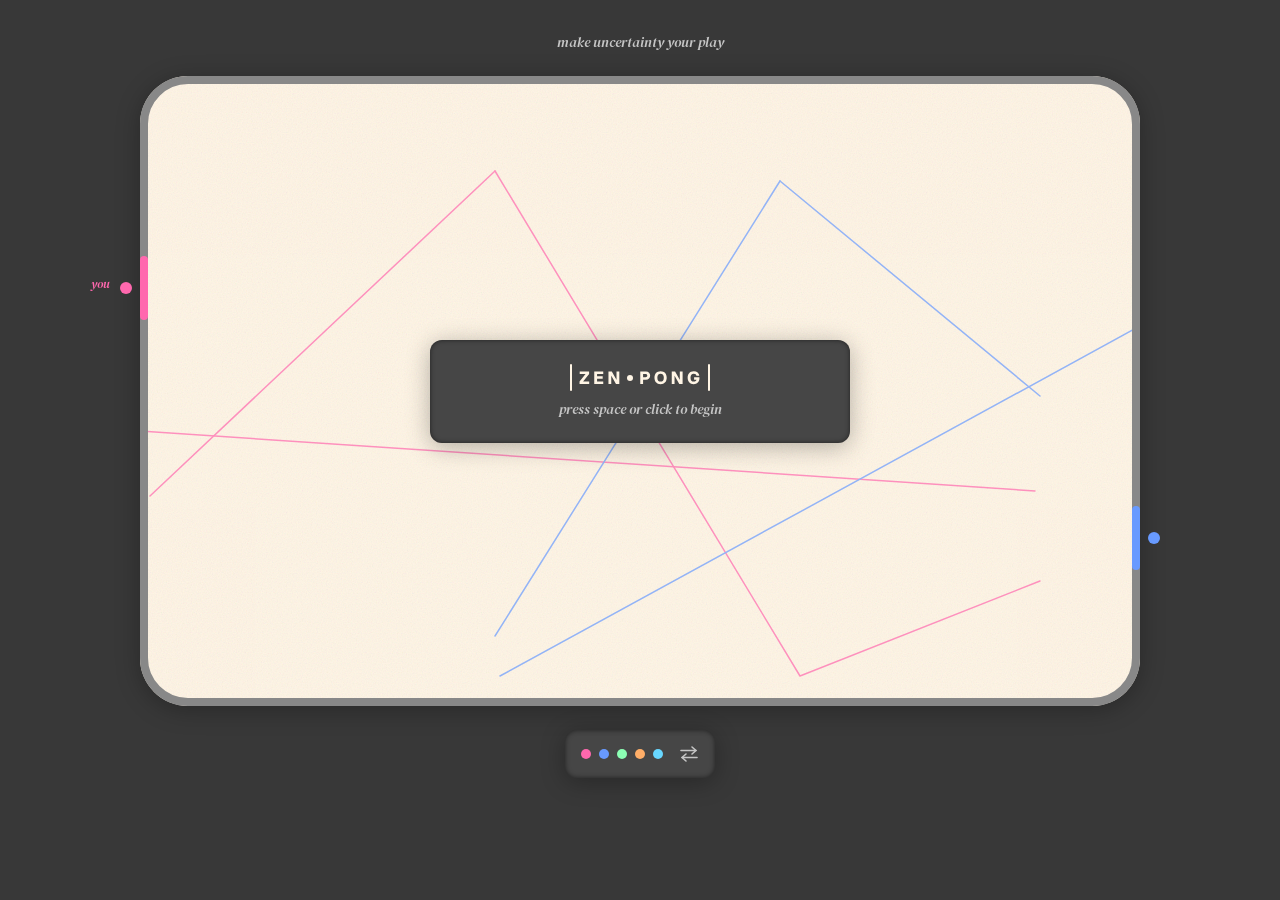
<file: v3/design/1-idle.html>
<!DOCTYPE html>
<html lang="en">
<head>
<meta charset="utf-8">
<title>Zen Pong — idle</title>
<link href="https://fonts.googleapis.com/css2?family=DM+Serif+Display:ital@1&family=Space+Mono:wght@400;700&display=swap" rel="stylesheet">
<style>
  :root {
    /* ── Colour · DESIGN.md §2 ── */
    --color-bg:            #383838;
    --color-cta:           #464646;
    --color-disabled:      #777777;
    --color-lightest-grey: #C5C5C5;
    --color-canvas:        #FFF5E5;
    --color-canvas-border: #888888;
    --color-pink:          #FF68AE;
    --color-blue:          #689AFF;
    --color-green:         #8CFFB4;
    --color-orange:        #FFAE68;
    --color-cyan:          #68D7FF;

    /* NEW — DESIGN-DELTA.md §1. UNRESOLVED: chalkboard ground borrows the
       page background, so the canvas loses its edge against the page. */
    --color-canvas-chalk:  #383838;
    --color-chip-selected: #383838;

    /* ── Spacing · DESIGN.md §4 ── */
    --space-xs: 4px;  --space-s: 8px;   --space-xxm: 12px; --space-xm: 16px;
    --space-m: 24px;  --space-l: 32px;  --space-xl: 40px;  --space-xxl: 48px;

    /* ── Radius · DESIGN.md §5 ── */
    --radius:        48px;
    --radius-small:  12px;
    --radius-nested: 8px;   /* NEW — UNRESOLVED, third radius value */

    /* ── Elevation · DESIGN.md §6 ── */
    --shadow-chip:   0 4px 24px rgba(0,0,0,0.29), inset 0 0 5px rgba(0,0,0,0.52);
    --shadow-canvas: 0 4px 24px rgba(0,0,0,0.28);
    --shadow-btn:    0 4px 24px rgba(0,0,0,0.16), inset 0 0 5px rgba(0,0,0,0.32);
  }

  * { box-sizing: border-box; }

  body {
    margin: 0;
    min-height: 100vh;
    background: var(--color-bg);
    font-family: 'DM Serif Display', serif;
    font-style: italic;
    display: flex;
    flex-direction: column;
    align-items: center;
    padding: var(--space-l) 0 var(--space-xxl);
  }

  /* ── Canvas · DESIGN.md §7 ── */
  .stage { position: relative; width: 1000px; height: 630px; }
  .canvas {
    position: absolute; inset: 0;
    border-radius: var(--radius);
    overflow: hidden;
    background: var(--color-canvas);
    box-shadow: var(--shadow-canvas);
    transition: background 400ms linear;
  }
  .frame {
    position: absolute; inset: 0;
    border-radius: var(--radius);
    border: 8px solid var(--color-canvas-border);
    pointer-events: none;
    z-index: 2;
  }
  .grain, .trails { position: absolute; inset: 0; }
  .trails polyline { fill: none; stroke-linecap: round; stroke-linejoin: round; }

  /* ── Paddles · DESIGN.md §7 + DESIGN-DELTA.md §2b ──
     DOM divs, never drawn on canvas. The handle is DETACHED from the
     bar: 12px dot sitting 8px clear; label right-anchored 10px clear of the dot. */
  .paddle { position: absolute; width: 8px; height: 64px; z-index: 3; }
  .paddle .bar { position: absolute; inset: 0; border-radius: 4px; }
  .paddle .dot { position: absolute; top: 26px; width: 12px; height: 12px; border-radius: 50%; }
  .paddle-left  { left: 0; }
  .paddle-left  .bar, .paddle-left  .dot { background: var(--color-pink); }
  .paddle-left  .dot { left: -20px; }
  .paddle-right { right: 0; }
  .paddle-right .bar, .paddle-right .dot { background: var(--color-blue); }
  .paddle-right .dot { right: -20px; }
  /* Right-anchored, not left-offset: the 10px gap to the dot must not
     drift with glyph width or a font fallback. */
  .you {
    position: absolute; right: calc(100% + 30px); top: 20px;
    white-space: nowrap;
    font-size: 12px; color: var(--color-pink);
  }

  /* ── Control elevation · DESIGN.md §6/§10 ── */
  .ctrl-chip {
    height: var(--space-xxl);
    border-radius: var(--radius-small);
    background: var(--color-cta);
    box-shadow: var(--shadow-chip);
    display: flex;
    align-items: center;
  }

  /* ── Palette chip · DESIGN.md §10 + DESIGN-DELTA.md §4 ──
     Dot count is per-surface and VARIABLE — never assume five. */
  .pal-pill { padding: 0 var(--space-xm); gap: var(--space-s); }
  .pal-pill .dot { width: 10px; height: 10px; border-radius: 50%; }
  .pal-pill .shuffle { margin-left: var(--space-s); cursor: pointer; }
  .pal-pill .shuffle:hover { stroke: #FFFFFF; }

  /* ── Type · DESIGN.md §3 ── */
  .tagline { font-size: 14px; color: var(--color-lightest-grey); margin: 0; }
  .haiku   { font-size: 14px; color: var(--color-lightest-grey); margin: 0; }
  .mono {
    font-family: 'Space Mono', monospace; font-style: normal;
    font-size: 11px; letter-spacing: 0.12em; text-transform: uppercase;
  }

  /* ── Buttons · DESIGN.md §10 ── */
  .rbtn {
    background: var(--color-cta);
    border: 0;
    border-radius: var(--radius-small);
    padding: var(--space-xxm) var(--space-m);
    font-family: 'Space Mono', monospace;
    font-size: 11px;
    text-transform: uppercase;
    letter-spacing: 0.12em;
    color: #FFFFFF;
    box-shadow: var(--shadow-btn);
    cursor: pointer;
  }
  .rbtn:hover { opacity: 0.85; }

  .spacer-s { height: var(--space-s); }
  .spacer-m { height: var(--space-m); }
  .spacer-l { height: var(--space-l); }

  /* ── Idle doodle · live animated state ──
     Plays continuously behind the card. Switching surface re-grounds the
     canvas and re-materialises the stroke WITHOUT clearing or restarting
     it: colour and weight cross-fade over 400ms while the same stroke
     keeps drawing. Engine owns real stroke rendering — these are
     placeholders for weight and density only. Chalkboard's real
     appearance differs materially. */
  @keyframes zp-draw {
    0%   { stroke-dashoffset: 3200; }
    55%  { stroke-dashoffset: 0; }
    100% { stroke-dashoffset: 0; }
  }
  .trails { opacity: var(--o); }
  .trails polyline {
    stroke-dasharray: 3200;
    stroke-width: var(--w);
    animation: zp-draw 9s linear infinite;
    transition: stroke 400ms linear, stroke-width 400ms linear;
  }
  .trails polyline:nth-child(2) { animation-delay: 1.2s; }
  .trails polyline:nth-child(3) { animation-delay: 2.4s; }
  .trails polyline:nth-child(4) { animation-delay: 0.6s; }
  .trails polyline:nth-child(5) { animation-delay: 1.8s; }
  .trails polyline:nth-child(6) { animation-delay: 3s; }
  .trails polyline:nth-child(1) { stroke: var(--s1); }
  .trails polyline:nth-child(2) { stroke: var(--s2); }
  .trails polyline:nth-child(3) { stroke: var(--s3); }
  .trails polyline:nth-child(4) { stroke: var(--s4); }
  .trails polyline:nth-child(5) { stroke: var(--s5); }
  .trails polyline:nth-child(6) { stroke: var(--s6); }

  /* Surface materials — placeholder values, engine output differs */
  [data-surface="paper"] .canvas { background: var(--color-canvas); }
  [data-surface="paper"] .trails {
    --s1: var(--color-pink); --s2: var(--color-pink); --s3: var(--color-pink);
    --s4: var(--color-blue); --s5: var(--color-blue); --s6: var(--color-blue);
    --w: 1.5px; --o: 0.7;
  }
  [data-surface="chalk"] .canvas { background: var(--color-canvas-chalk); }
  [data-surface="chalk"] .trails {
    --s1: var(--color-lightest-grey); --s2: var(--color-pink); --s3: var(--color-lightest-grey);
    --s4: var(--color-cyan); --s5: var(--color-lightest-grey); --s6: var(--color-blue);
    --w: 5px; --o: 0.45;
  }
  [data-surface="paint"] .canvas { background: var(--color-canvas); }
  [data-surface="paint"] .trails {
    --s1: var(--color-pink); --s2: var(--color-orange); --s3: var(--color-green);
    --s4: var(--color-blue); --s5: var(--color-cyan); --s6: var(--color-orange);
    --w: 20px; --o: 0.9;
  }

  /* ── Intro card · replaces DESIGN.md §10 #intro-card ──
     ctrl-chip styling at the selector's width, so the two read as one
     object and stay legible over any ground. */
  .intro-stack {
    position: absolute; inset: 0; z-index: 4;
    display: flex; flex-direction: column;
    align-items: center; justify-content: center;
    gap: var(--space-xm);
  }
  #intro-card {
    width: 420px;
    background: var(--color-cta);
    border-radius: var(--radius-small);
    padding: var(--space-m) var(--space-xl);
    box-shadow: var(--shadow-chip);
    display: flex; flex-direction: column; align-items: center; gap: var(--space-s);
  }
  #intro-card .sub { font-size: 14px; color: var(--color-lightest-grey); margin: 0; }

  /* ── NEW component · surface selector (DESIGN-DELTA.md §4) ──
     Absent in the attract state. Slides up on the player's first gesture
     and never leaves. That gesture also starts the background audio —
     browsers disallow sound before a real interaction. */
  @keyframes zp-slide-up {
    from { transform: translateY(64px); opacity: 0; }
    to   { transform: translateY(0);     opacity: 1; }
  }
  #surface-chip {
    width: 420px; padding: 0 var(--space-s); gap: var(--space-s);
    display: none;
  }
  [data-state="armed"] #surface-chip {
    display: flex;
    animation: zp-slide-up 400ms cubic-bezier(0.2, 0.8, 0.2, 1) both;
  }
  #surface-chip .tile {
    flex: 1; height: 32px;
    border: 0;
    border-radius: var(--radius-nested);
    background: transparent;
    display: flex; align-items: center; justify-content: center; gap: var(--space-s);
    cursor: pointer;
    transition: background 200ms linear;
  }
  #surface-chip .tile span { color: var(--color-lightest-grey); }
  #surface-chip .tile[aria-pressed="true"] { background: var(--color-chip-selected); }
  #surface-chip .tile[aria-pressed="true"] span { color: #FFFFFF; }
  #surface-chip .swatch { width: 12px; height: 12px; border-radius: 4px; }
  .sw-paper { background: var(--color-canvas); }
  .sw-chalk { background: var(--color-canvas-chalk); }
  .sw-paint { background: var(--color-orange); }
</style>
</head>
<body data-surface="paper" data-state="attract">

  <p class="tagline">make uncertainty your play</p>
  <div class="spacer-m"></div>

  <div class="stage">
    <div class="canvas">
      <svg class="grain" width="100%" height="100%" preserveAspectRatio="none" aria-hidden="true">
        <filter id="grain-idle"><feTurbulence type="fractalNoise" baseFrequency="0.8" numOctaves="3"/></filter>
        <rect width="100%" height="100%" filter="url(#grain-idle)" opacity="0.12"/>
      </svg>
      <svg class="trails" viewBox="0 0 1000 630" preserveAspectRatio="none" aria-hidden="true">
        <polyline points="10,420 355,95"/>
        <polyline points="355,95 660,600 900,505"/>
        <polyline points="0,355 895,415"/>
        <polyline points="355,560 640,105"/>
        <polyline points="640,105 900,320"/>
        <polyline points="360,600 1000,250"/>
      </svg>
    </div>
    <div class="frame"></div>

    <div class="intro-stack">
      <div id="intro-card">
        <svg class="logo" width="140" height="27" viewBox="0 0 140 27" fill="none" xmlns="http://www.w3.org/2000/svg" role="img" aria-label="Zen Pong">
<path d="M38.4666 20V7.40002H41.7966L46.4406 15.626H46.5126V7.40002H49.3206V20H45.9726L41.3286 11.828H41.2566V20H38.4666Z" fill="#FFF5E5"/>
<path d="M24.2402 20V7.40002H33.2402V9.92003H27.0662V12.242H32.6822V14.762H27.0662V17.498H33.2402V20H24.2402Z" fill="#FFF5E5"/>
<path d="M9.53998 20V17.534L15.552 10.01V9.93802H9.70198V7.40002H19.098V9.90202L13.104 17.408V17.48H19.206V20H9.53998Z" fill="#FFF5E5"/>
<path d="M123.753 20.162C119.703 20.162 117.651 17.3 117.651 13.718C117.651 10.082 119.703 7.23804 123.753 7.23804C126.975 7.23804 129.063 9.30804 129.333 11.792H126.453C126.255 10.766 125.517 9.79404 123.753 9.79404C121.665 9.79404 120.531 11.18 120.531 13.718C120.531 16.256 121.665 17.624 123.753 17.624C125.445 17.624 126.219 16.706 126.471 15.698H124.113V13.196H129.423V14.618C129.423 17.984 127.047 20.162 123.753 20.162Z" fill="#FFF5E5"/>
<path d="M101.754 20V7.40002H105.084L109.728 15.626H109.8V7.40002H112.608V20H109.26L104.616 11.828H104.544V20H101.754Z" fill="#FFF5E5"/>
<path d="M90.5895 20.162C86.5215 20.162 84.4695 17.3 84.4695 13.7C84.4695 10.082 86.5215 7.23804 90.5895 7.23804C94.6395 7.23804 96.7095 10.082 96.7095 13.7C96.7095 17.3 94.6395 20.162 90.5895 20.162ZM90.5895 17.606C92.6775 17.606 93.8295 16.238 93.8295 13.7C93.8295 11.162 92.6775 9.79404 90.5895 9.79404C88.4835 9.79404 87.3495 11.162 87.3495 13.7C87.3495 16.238 88.5015 17.606 90.5895 17.606Z" fill="#FFF5E5"/>
<path d="M70.26 20V7.40002H75.984C78.558 7.40002 80.142 9.21802 80.142 11.558C80.142 13.97 78.522 15.788 75.984 15.788H73.086V20H70.26ZM73.086 13.268H75.426C76.632 13.268 77.262 12.71 77.262 11.558C77.262 10.478 76.578 9.90202 75.426 9.90202H73.086V13.268Z" fill="#FFF5E5"/>
<rect width="2" height="27" rx="1" fill="#FFF5E5"/>
<rect x="138" width="2" height="27" rx="1" fill="#FFF5E5"/>
<circle cx="60" cy="14" r="3" fill="#FFF5E5"/>
</svg>
        <p class="sub" id="sub">press space or click to begin</p>
      </div>

      <div id="surface-chip" class="ctrl-chip" role="group" aria-label="Surface">
        <button class="tile" data-pick="paper" aria-pressed="true">
          <i class="swatch sw-paper"></i><span class="mono">paper</span>
        </button>
        <button class="tile" data-pick="chalk" aria-pressed="false">
          <i class="swatch sw-chalk"></i><span class="mono">chalkboard</span>
        </button>
        <button class="tile" data-pick="paint" aria-pressed="false">
          <i class="swatch sw-paint"></i><span class="mono">paint</span>
        </button>
      </div>
    </div>

    <div class="paddle paddle-left" style="top:180px">
      <div class="bar"></div><div class="dot"></div><span class="you">you</span>
    </div>
    <div class="paddle paddle-right" style="top:430px">
      <div class="bar"></div><div class="dot"></div>
    </div>
  </div>

  <div class="spacer-m"></div>

  <div class="ctrl-chip pal-pill" id="pal-pill">
    <svg class="shuffle" width="20" height="20" viewBox="0 0 20 20" fill="none"
           stroke="#C5C5C5" stroke-width="1.6" stroke-linecap="round" stroke-linejoin="round">
        <polyline points="13,3 17,6.5 13,10"/><path d="M2 6.5h15"/>
        <polyline points="7,10 3,13.5 7,17"/><path d="M18 13.5H3"/>
      </svg>
  </div>

<script>
  /* Per-surface palettes — variable length. Chalkboard reports three where
     paper and paint report five; the chip lays out whatever it is given.
     Real palettes come from the engine. See DESIGN-DELTA.md §1. */
  var PALETTES = {
    paper: ['#FF68AE', '#689AFF', '#8CFFB4', '#FFAE68', '#68D7FF'],
    chalk: ['#C5C5C5', '#FF68AE', '#68D7FF'],
    paint: ['#FF68AE', '#689AFF', '#8CFFB4', '#FFAE68', '#68D7FF']
  };

  var body = document.body;
  var pill = document.getElementById('pal-pill');
  var shuffle = pill.querySelector('.shuffle');

  function paintPalette(surface) {
    pill.querySelectorAll('.dot').forEach(function (d) { d.remove(); });
    PALETTES[surface].forEach(function (c) {
      var dot = document.createElement('i');
      dot.className = 'dot';
      dot.style.background = c;
      pill.insertBefore(dot, shuffle);
    });
  }
  paintPalette('paper');

  /* First gesture arms the screen: the selector slides up, the card copy
     changes, and this is where background audio would start. */
  function arm() {
    if (body.dataset.state === 'armed') return;
    body.dataset.state = 'armed';
    document.getElementById('sub').textContent = 'choose a surface, then space to serve';
    /* startAudio(); — first real gesture, required by browser autoplay policy */
  }
  window.addEventListener('keydown', function (e) { if (e.code === 'Space') { e.preventDefault(); arm(); } });
  window.addEventListener('click', arm);

  /* Surface switch. Only the ground, stroke material and palette change —
     the doodle animation is never reset, so the drawing in progress
     carries straight through the switch. */
  document.querySelectorAll('#surface-chip .tile').forEach(function (tile) {
    tile.addEventListener('click', function (e) {
      e.stopPropagation();
      document.querySelectorAll('#surface-chip .tile').forEach(function (t) {
        t.setAttribute('aria-pressed', String(t === tile));
      });
      body.dataset.surface = tile.dataset.pick;
      paintPalette(tile.dataset.pick);
    });
  });
</script>
</body>
</html>
</file>
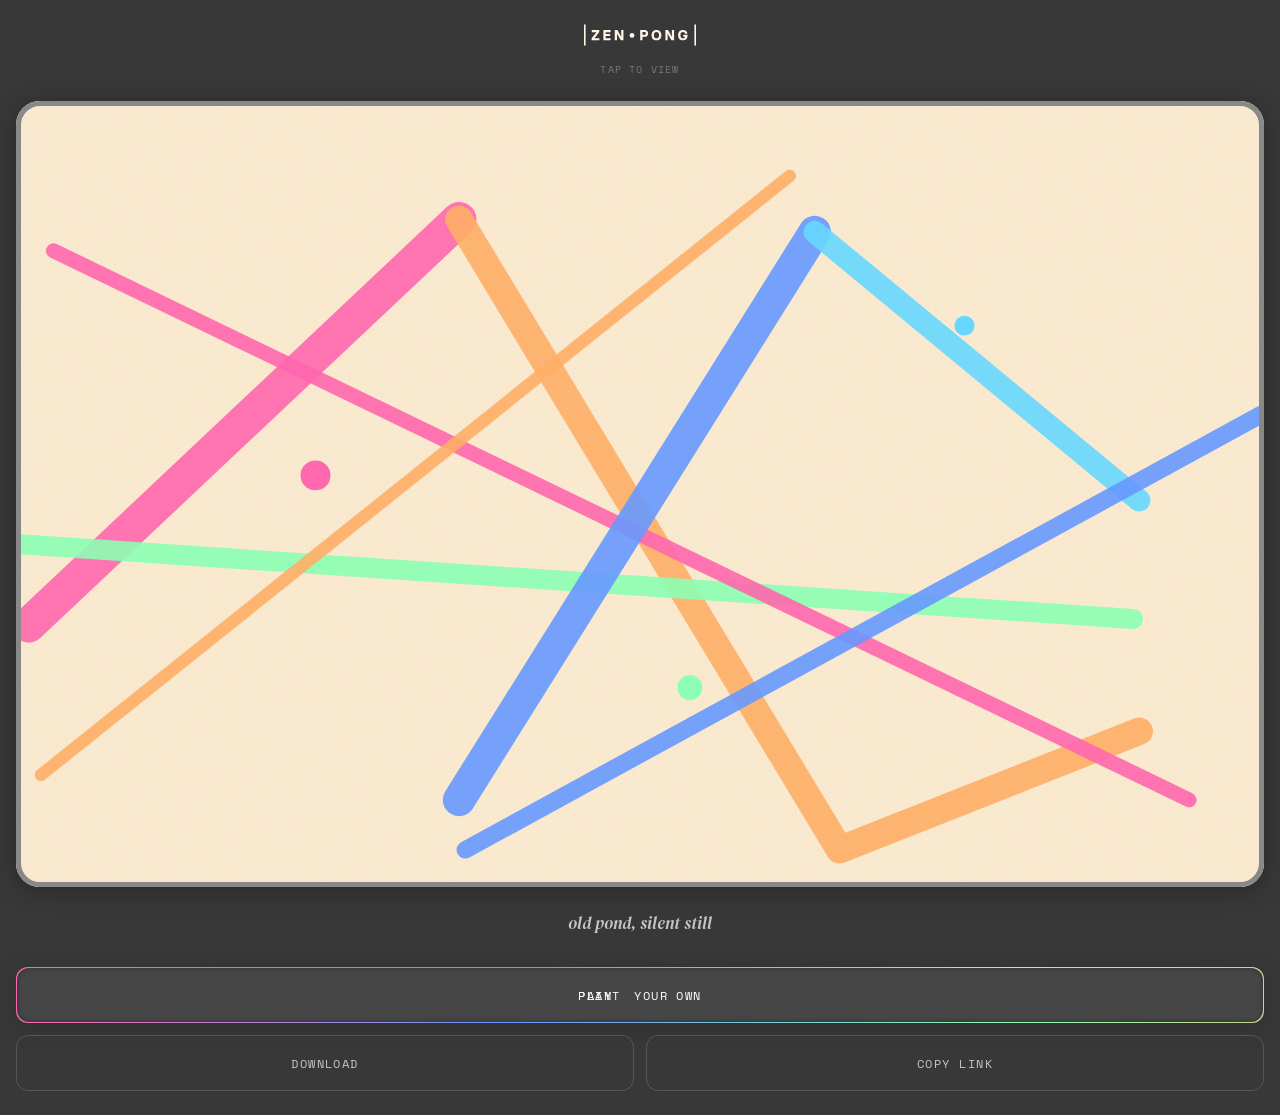
<file: v3/design/1d-mobile-share.html>
<!DOCTYPE html>
<html lang="en">
<head>
<meta charset="utf-8">
<meta name="viewport" content="width=device-width, initial-scale=1, viewport-fit=cover">
<title>Zen Pong — shared artwork (mobile)</title>
<link href="https://fonts.googleapis.com/css2?family=DM+Serif+Display:ital@1&family=Space+Mono:wght@400;700&display=swap" rel="stylesheet">
<style>
  :root {
    --color-bg:            #383838;
    --color-cta:           #464646;
    --color-disabled:      #777777;
    --color-lightest-grey: #C5C5C5;
    --color-canvas:        #FFF5E5;
    --color-canvas-border: #888888;
    --color-pink:          #FF68AE;
    --color-blue:          #689AFF;
    --color-green:         #8CFFB4;
    --color-orange:        #FFAE68;
    --color-cyan:          #68D7FF;

    --space-xs: 4px;  --space-s: 8px;   --space-xxm: 12px; --space-xm: 16px;
    --space-m: 24px;  --space-l: 32px;  --space-xl: 40px;  --space-xxl: 48px;

    --radius:        48px;
    --radius-small:  12px;

    --shadow-canvas: 0 4px 24px rgba(0,0,0,0.28);

    /* NEW — mobile only (DESIGN-DELTA §11). The artwork no longer bleeds to
       the screen edge: a 16px gutter and a stepped-down radius/frame keep it
       reading as an object on a page. */
    --radius-mobile-canvas: 24px;
    --frame-mobile: 5px;
    --gutter-mobile: 16px;
    --tap: 56px;
  }

  * { box-sizing: border-box; -webkit-tap-highlight-color: transparent; }

  body {
    margin: 0;
    min-height: 100vh;
    background: var(--color-bg);
    font-family: 'DM Serif Display', serif;
    font-style: italic;
    color: var(--color-lightest-grey);
    display: flex; flex-direction: column; justify-content: center;
    padding: calc(var(--space-m) + env(safe-area-inset-top)) 0 calc(var(--space-m) + env(safe-area-inset-bottom));
  }

  /* One centred cluster: logo → 16 → label → 24 → artwork → 24 → haiku → 32 → actions.
     Slack falls above and below the cluster, never inside it, so the whole
     stack holds in one fold at any phone height. */
  header {
    display: flex; justify-content: center;
    padding: 0 var(--gutter-mobile);
  }

  main {
    display: flex; flex-direction: column;
    gap: var(--space-m);
    padding: var(--space-xm) var(--gutter-mobile) 0;
  }

  /* logo → 16px → label → 24px → artwork */
  .art-block { display: flex; flex-direction: column; gap: var(--space-m); }

  /* ── Artwork ── */
  .stage {
    position: relative;
    width: 100%;
    aspect-ratio: 1000 / 630;
    border-radius: var(--radius-mobile-canvas);
    cursor: zoom-in;
  }
  .canvas {
    position: absolute; inset: 0;
    border-radius: inherit; overflow: hidden;
    background: var(--color-canvas);
    box-shadow: var(--shadow-canvas);
  }
  .frame {
    position: absolute; inset: 0;
    border-radius: inherit;
    border: var(--frame-mobile) solid var(--color-canvas-border);
    pointer-events: none; z-index: 2;
  }
  .ground { position: absolute; inset: 0; background: rgba(245, 205, 142, 0.24); }
  .grain, .trails { position: absolute; inset: 0; }
  .trails polyline { fill: none; stroke-linecap: round; stroke-linejoin: round; opacity: 0.9; }

  .zoom-hint {
    margin: 0;
    text-align: center;
    font-family: 'Space Mono', monospace; font-style: normal;
    font-size: 10px; letter-spacing: 0.12em; text-transform: uppercase;
    color: var(--color-disabled);
  }

  .haiku { font-size: 17px; color: var(--color-lightest-grey); margin: 0; text-align: center; }

  /* ── Actions · stacked, 56px, full width ── */
  /* 24 (main gap) + 8 = 32 between the haiku and the actions. */
  .actions { display: flex; flex-direction: column; gap: var(--space-xxm); margin-top: var(--space-s); }

  @keyframes zp-flow  { 0% { background-position: 0% 50%; } 100% { background-position: 200% 50%; } }
  @keyframes zp-word-a { 0%, 49% { opacity: 1; } 50%, 100% { opacity: 0; } }
  @keyframes zp-word-b { 0%, 49% { opacity: 0; } 50%, 100% { opacity: 1; } }

  .rbtn-primary {
    padding: 1px; border: 0; width: 100%;
    border-radius: var(--radius-small);
    background: linear-gradient(90deg,
      var(--color-pink), var(--color-blue), var(--color-green),
      var(--color-orange), var(--color-cyan), var(--color-pink));
    background-size: 200% 100%;
    animation: zp-flow 12s linear infinite;
    box-shadow: 0 4px 24px rgba(0,0,0,0.16);
    cursor: pointer;
  }
  .rbtn-primary .inner {
    display: flex; align-items: center; justify-content: center;
    height: calc(var(--tap) - 2px);
    background: var(--color-cta);
    border-radius: var(--radius-small);
    font-family: 'Space Mono', monospace;
    font-size: 12px; text-transform: uppercase; letter-spacing: 0.12em;
    color: #FFFFFF;
    box-shadow: inset 0 0 5px rgba(0,0,0,0.32);
  }
  .swap { position: relative; display: inline-block; width: 48px; text-align: left; }
  .swap b { font-weight: 400; animation: zp-word-a 6s steps(1, end) infinite; }
  .swap i { position: absolute; left: 0; top: 0; font-style: normal;
            animation: zp-word-b 6s steps(1, end) infinite; }
  .static-word { margin-left: var(--space-s); }

  /* Secondary pair sits on one row — both are utilities, neither is a step. */
  .secondary { display: flex; gap: var(--space-xxm); }
  .rbtn {
    flex: 1; height: var(--tap);
    background: transparent;
    border: 1px solid rgba(197,197,197,0.22);
    border-radius: var(--radius-small);
    font-family: 'Space Mono', monospace;
    font-size: 12px; text-transform: uppercase; letter-spacing: 0.12em;
    color: var(--color-lightest-grey);
    cursor: pointer;
  }
  .rbtn:active, .rbtn-primary:active { opacity: 0.8; }

  /* ── Fullscreen view ──
     The artwork is landscape and the phone is portrait, so full screen means
     rotated: the piece fills the display instead of sitting in a letterbox. */
  #full {
    position: fixed; inset: 0; z-index: 20;
    background: #2A2A2A;
    display: none; align-items: center; justify-content: center;
    cursor: zoom-out;
  }
  #full[data-open="true"] { display: flex; animation: zp-fade 260ms ease-out both; }
  @keyframes zp-fade { from { opacity: 0; } to { opacity: 1; } }

  /* A rotated element's layout box overflows horizontally by design, so it
     must not shrink to the flex line. */
  #full .rot {
    position: absolute; top: 50%; left: 50%;
    transform: translate(-50%, -50%) rotate(90deg);
    flex-shrink: 0;
    width: var(--fw, 100vh);
    aspect-ratio: 1000 / 630;
  }
  #full .stage { width: 100%; cursor: zoom-out; }
  #full .close {
    position: absolute; top: calc(var(--space-xm) + env(safe-area-inset-top)); right: var(--space-xm);
    width: 44px; height: 44px;
    display: flex; align-items: center; justify-content: center;
    border: 0; border-radius: 50%;
    background: rgba(56,56,56,0.72);
    color: var(--color-canvas);
    font-family: 'Space Mono', monospace; font-size: 16px;
    cursor: pointer;
  }
</style>
</head>
<body>

  <header>
    <svg width="112" height="22" viewBox="0 0 140 27" fill="none" xmlns="http://www.w3.org/2000/svg" role="img" aria-label="Zen Pong">
<path d="M38.4666 20V7.40002H41.7966L46.4406 15.626H46.5126V7.40002H49.3206V20H45.9726L41.3286 11.828H41.2566V20H38.4666Z" fill="#FFF5E5"/>
<path d="M24.2402 20V7.40002H33.2402V9.92003H27.0662V12.242H32.6822V14.762H27.0662V17.498H33.2402V20H24.2402Z" fill="#FFF5E5"/>
<path d="M9.53998 20V17.534L15.552 10.01V9.93802H9.70198V7.40002H19.098V9.90202L13.104 17.408V17.48H19.206V20H9.53998Z" fill="#FFF5E5"/>
<path d="M123.753 20.162C119.703 20.162 117.651 17.3 117.651 13.718C117.651 10.082 119.703 7.23804 123.753 7.23804C126.975 7.23804 129.063 9.30804 129.333 11.792H126.453C126.255 10.766 125.517 9.79404 123.753 9.79404C121.665 9.79404 120.531 11.18 120.531 13.718C120.531 16.256 121.665 17.624 123.753 17.624C125.445 17.624 126.219 16.706 126.471 15.698H124.113V13.196H129.423V14.618C129.423 17.984 127.047 20.162 123.753 20.162Z" fill="#FFF5E5"/>
<path d="M101.754 20V7.40002H105.084L109.728 15.626H109.8V7.40002H112.608V20H109.26L104.616 11.828H104.544V20H101.754Z" fill="#FFF5E5"/>
<path d="M90.5895 20.162C86.5215 20.162 84.4695 17.3 84.4695 13.7C84.4695 10.082 86.5215 7.23804 90.5895 7.23804C94.6395 7.23804 96.7095 10.082 96.7095 13.7C96.7095 17.3 94.6395 20.162 90.5895 20.162ZM90.5895 17.606C92.6775 17.606 93.8295 16.238 93.8295 13.7C93.8295 11.162 92.6775 9.79404 90.5895 9.79404C88.4835 9.79404 87.3495 11.162 87.3495 13.7C87.3495 16.238 88.5015 17.606 90.5895 17.606Z" fill="#FFF5E5"/>
<path d="M70.26 20V7.40002H75.984C78.558 7.40002 80.142 9.21802 80.142 11.558C80.142 13.97 78.522 15.788 75.984 15.788H73.086V20H70.26ZM73.086 13.268H75.426C76.632 13.268 77.262 12.71 77.262 11.558C77.262 10.478 76.578 9.90202 75.426 9.90202H73.086V13.268Z" fill="#FFF5E5"/>
<rect width="2" height="27" rx="1" fill="#FFF5E5"/>
<rect x="138" width="2" height="27" rx="1" fill="#FFF5E5"/>
<circle cx="60" cy="14" r="3" fill="#FFF5E5"/>
</svg>
  </header>

  <main>
    <div class="art-block">
    <p class="zoom-hint">tap to view</p>
    <div class="stage" id="art" role="button" tabindex="0" aria-label="Open artwork full screen">
      <div class="canvas">
        <div class="ground"></div>
        <svg class="grain" width="100%" height="100%" preserveAspectRatio="none" aria-hidden="true">
          <filter id="grain-m"><feTurbulence type="fractalNoise" baseFrequency="0.8" numOctaves="3"/></filter>
          <rect width="100%" height="100%" filter="url(#grain-m)" opacity="0.12"/>
        </svg>
        <svg class="trails" viewBox="0 0 1000 630" preserveAspectRatio="none" aria-hidden="true">
          <polyline stroke="var(--color-pink)"   stroke-width="28" points="10,420 355,95"/>
          <polyline stroke="var(--color-orange)" stroke-width="22" points="355,95 660,600 900,505"/>
          <polyline stroke="var(--color-green)"  stroke-width="16" points="0,355 895,415"/>
          <polyline stroke="var(--color-pink)"   stroke-width="12" points="30,120 940,560"/>
          <polyline stroke="var(--color-blue)"   stroke-width="26" points="355,560 640,105"/>
          <polyline stroke="var(--color-cyan)"   stroke-width="18" points="640,105 900,320"/>
          <polyline stroke="var(--color-blue)"   stroke-width="14" points="360,600 1000,250"/>
          <polyline stroke="var(--color-orange)" stroke-width="10" points="20,540 620,60"/>
          <circle cx="240" cy="300" r="12" fill="var(--color-pink)"/>
          <circle cx="760" cy="180" r="8"  fill="var(--color-cyan)"/>
          <circle cx="540" cy="470" r="10" fill="var(--color-green)"/>
        </svg>
      </div>
      <div class="frame"></div>
    </div>
    </div>

    <p class="haiku">old pond, silent still</p>

    <div class="actions">
      <a href="5-mobile-gate.html" style="text-decoration: none;">
        <button class="rbtn-primary">
          <span class="inner"><span class="swap"><b>paint</b><i>play</i></span><span class="static-word">your own</span></span>
        </button>
      </a>
      <div class="secondary">
        <button class="rbtn">download</button>
        <button class="rbtn" id="copy">copy link</button>
      </div>
    </div>
  </main>

  <div id="full" data-open="false">
    <div class="rot"></div>
    <button class="close" aria-label="Close">✕</button>
  </div>

<script>
  const art = document.getElementById('art');
  const full = document.getElementById('full');
  const rot = full.querySelector('.rot');
  const clone = art.cloneNode(true);
  clone.id = 'art-full';
  rot.appendChild(clone);

  function sizeRot() {
    // Rotated 90°, so the artwork's width runs along the viewport height.
    const w = Math.min(window.innerHeight - 32, (window.innerWidth - 32) * (1000 / 630));
    rot.style.setProperty('--fw', w + 'px');
  }
  sizeRot();
  window.addEventListener('resize', sizeRot);

  const open  = () => { sizeRot(); full.dataset.open = 'true'; };
  const close = () => { full.dataset.open = 'false'; };
  art.addEventListener('click', open);
  art.addEventListener('keydown', e => { if (e.key === 'Enter' || e.key === ' ') { e.preventDefault(); open(); } });
  full.addEventListener('click', close);
  document.addEventListener('keydown', e => { if (e.key === 'Escape') close(); });

  const copy = document.getElementById('copy');
  copy.addEventListener('click', async e => {
    e.stopPropagation();
    try { await navigator.clipboard.writeText(location.href); } catch (err) {}
    copy.textContent = 'copied';
    setTimeout(() => { copy.textContent = 'copy link'; }, 2200);
  });
</script>
</body>
</html>
</file>
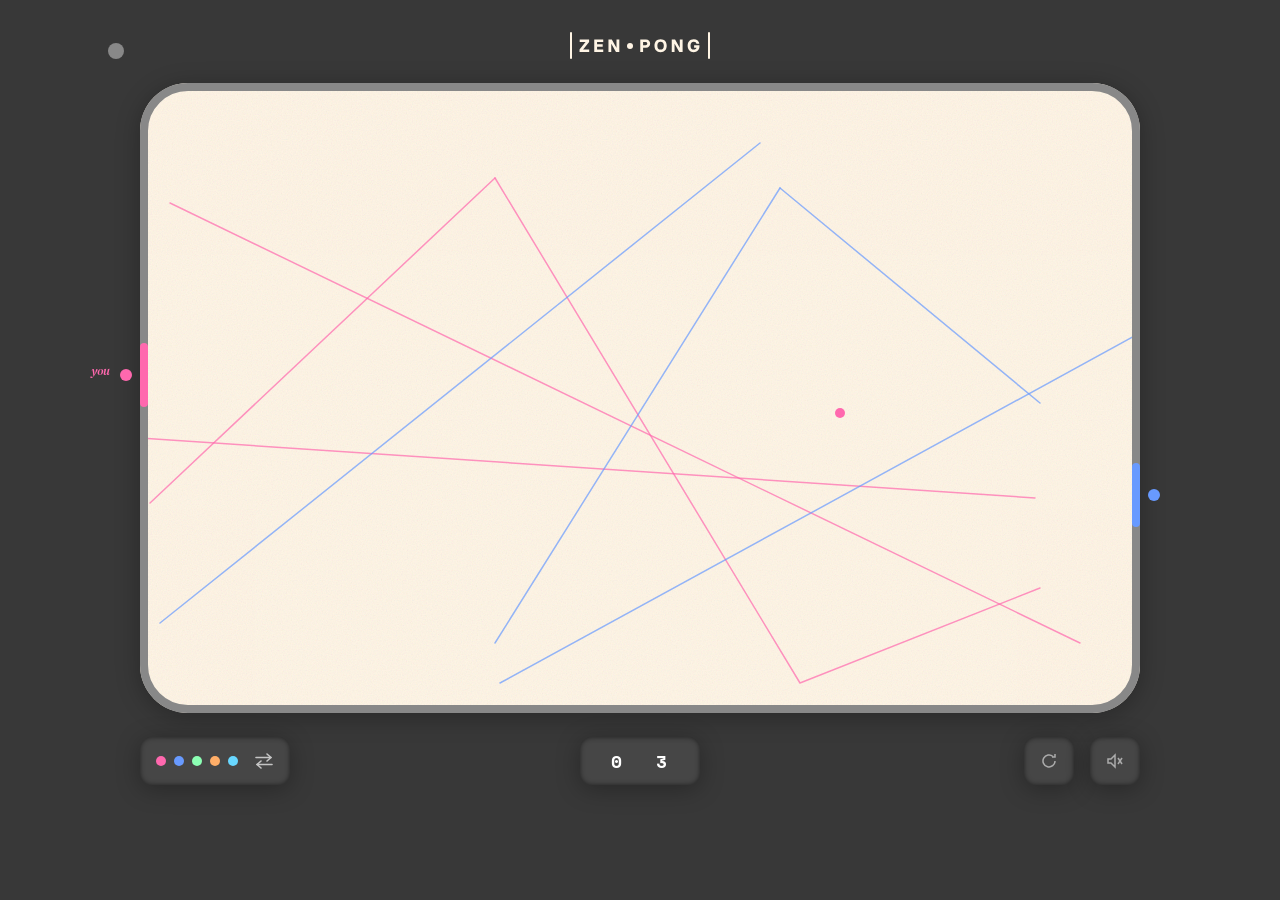
<file: v3/design/2-playing.html>
<!DOCTYPE html>
<html lang="en">
<head>
<meta charset="utf-8">
<title>Zen Pong — playing</title>
<link href="https://fonts.googleapis.com/css2?family=DM+Serif+Display:ital@1&family=Space+Mono:wght@400;700&display=swap" rel="stylesheet">
<style>
  :root {
    /* ── Colour · DESIGN.md §2 ── */
    --color-bg:            #383838;
    --color-cta:           #464646;
    --color-disabled:      #777777;
    --color-lightest-grey: #C5C5C5;
    --color-canvas:        #FFF5E5;
    --color-canvas-border: #888888;
    --color-pink:          #FF68AE;
    --color-blue:          #689AFF;
    --color-green:         #8CFFB4;
    --color-orange:        #FFAE68;
    --color-cyan:          #68D7FF;

    /* NEW — DESIGN-DELTA.md §1. UNRESOLVED: chalkboard ground borrows the
       page background, so the canvas loses its edge against the page. */
    --color-canvas-chalk:  #383838;
    --color-chip-selected: #383838;

    /* ── Spacing · DESIGN.md §4 ── */
    --space-xs: 4px;  --space-s: 8px;   --space-xxm: 12px; --space-xm: 16px;
    --space-m: 24px;  --space-l: 32px;  --space-xl: 40px;  --space-xxl: 48px;

    /* ── Radius · DESIGN.md §5 ── */
    --radius:        48px;
    --radius-small:  12px;
    --radius-nested: 8px;   /* NEW — UNRESOLVED, third radius value */

    /* ── Elevation · DESIGN.md §6 ── */
    --shadow-chip:   0 4px 24px rgba(0,0,0,0.29), inset 0 0 5px rgba(0,0,0,0.52);
    --shadow-canvas: 0 4px 24px rgba(0,0,0,0.28);
    --shadow-btn:    0 4px 24px rgba(0,0,0,0.16), inset 0 0 5px rgba(0,0,0,0.32);
  }

  * { box-sizing: border-box; }

  body {
    margin: 0;
    min-height: 100vh;
    background: var(--color-bg);
    font-family: 'DM Serif Display', serif;
    font-style: italic;
    display: flex;
    flex-direction: column;
    align-items: center;
    padding: var(--space-l) 0 var(--space-xxl);
  }

  /* ── Canvas · DESIGN.md §7 ── */
  .stage { position: relative; width: 1000px; height: 630px; }
  .canvas {
    position: absolute; inset: 0;
    border-radius: var(--radius);
    overflow: hidden;
    background: var(--color-canvas);
    box-shadow: var(--shadow-canvas);
    transition: background 400ms linear;
  }
  .frame {
    position: absolute; inset: 0;
    border-radius: var(--radius);
    border: 8px solid var(--color-canvas-border);
    pointer-events: none;
    z-index: 2;
  }
  .grain, .trails { position: absolute; inset: 0; }
  .trails polyline { fill: none; stroke-linecap: round; stroke-linejoin: round; }

  /* ── Paddles · DESIGN.md §7 + DESIGN-DELTA.md §2b ──
     DOM divs, never drawn on canvas. The handle is DETACHED from the
     bar: 12px dot sitting 8px clear; label right-anchored 10px clear of the dot. */
  .paddle { position: absolute; width: 8px; height: 64px; z-index: 3; }
  .paddle .bar { position: absolute; inset: 0; border-radius: 4px; }
  .paddle .dot { position: absolute; top: 26px; width: 12px; height: 12px; border-radius: 50%; }
  .paddle-left  { left: 0; }
  .paddle-left  .bar, .paddle-left  .dot { background: var(--color-pink); }
  .paddle-left  .dot { left: -20px; }
  .paddle-right { right: 0; }
  .paddle-right .bar, .paddle-right .dot { background: var(--color-blue); }
  .paddle-right .dot { right: -20px; }
  /* Right-anchored, not left-offset: the 10px gap to the dot must not
     drift with glyph width or a font fallback. */
  .you {
    position: absolute; right: calc(100% + 30px); top: 20px;
    white-space: nowrap;
    font-size: 12px; color: var(--color-pink);
  }

  /* ── Control elevation · DESIGN.md §6/§10 ── */
  .ctrl-chip {
    height: var(--space-xxl);
    border-radius: var(--radius-small);
    background: var(--color-cta);
    box-shadow: var(--shadow-chip);
    display: flex;
    align-items: center;
  }

  /* ── Palette chip · DESIGN.md §10 + DESIGN-DELTA.md §4 ──
     Dot count is per-surface and VARIABLE — never assume five. */
  .pal-pill { padding: 0 var(--space-xm); gap: var(--space-s); }
  .pal-pill .dot { width: 10px; height: 10px; border-radius: 50%; }
  .pal-pill .shuffle { margin-left: var(--space-s); cursor: pointer; }
  .pal-pill .shuffle:hover { stroke: #FFFFFF; }

  /* ── Type · DESIGN.md §3 ── */
  .tagline { font-size: 14px; color: var(--color-lightest-grey); margin: 0; }
  .haiku   { font-size: 14px; color: var(--color-lightest-grey); margin: 0; }
  .mono {
    font-family: 'Space Mono', monospace; font-style: normal;
    font-size: 11px; letter-spacing: 0.12em; text-transform: uppercase;
  }

  /* ── Buttons · DESIGN.md §10 ── */
  .rbtn {
    background: var(--color-cta);
    border: 0;
    border-radius: var(--radius-small);
    padding: var(--space-xxm) var(--space-m);
    font-family: 'Space Mono', monospace;
    font-size: 11px;
    text-transform: uppercase;
    letter-spacing: 0.12em;
    color: #FFFFFF;
    box-shadow: var(--shadow-btn);
    cursor: pointer;
  }
  .rbtn:hover { opacity: 0.85; }

  .spacer-s { height: var(--space-s); }
  .spacer-m { height: var(--space-m); }
  .spacer-l { height: var(--space-l); }

  /* Placeholder trails — accumulated rally. Engine owns real rendering. */
  .trails polyline { stroke-width: 1.5px; opacity: 0.7; }
  .t-pink { stroke: var(--color-pink); }
  .t-blue { stroke: var(--color-blue); }
  .ball {
    position: absolute; width: 10px; height: 10px; border-radius: 50%;
    background: var(--color-pink); z-index: 3;
  }
  /* Serving indicator — grey ball outside the canvas, DESIGN.md §7 */
  .serve-dot {
    position: absolute; left: -32px; top: -40px;
    width: 16px; height: 16px; border-radius: 50%;
    background: var(--color-canvas-border);
  }

  /* ── Control row · DESIGN.md §8 Screen 2 — unchanged ──
     Nothing about the painting is adjustable mid-rally. The timeline
     scrubber lives on results, not here. */
  #ctrl-row {
    display: grid;
    grid-template-columns: 1fr auto 1fr;
    align-items: center;
    width: 1000px;
  }
  #ctrl-row > :nth-child(1) { justify-self: start; }
  #ctrl-row > :nth-child(3) { justify-self: end; display: flex; gap: var(--space-xm); }
  #score-pill {
    gap: var(--space-l);
    padding: 0 var(--space-m);
    min-width: 120px;
    justify-content: center;
  }
  #score-pill span {
    font-family: 'Space Mono', monospace; font-style: normal; font-weight: 700;
    font-size: 18px; letter-spacing: 0.1em; color: #FFFFFF;
  }
  .icon-pill { padding: 0 var(--space-xm); border: 0; cursor: pointer; }
  .icon-pill svg { opacity: 0.8; }
  .icon-pill:hover svg { opacity: 1; }
</style>
</head>
<body>

  <svg class="logo" width="140" height="27" viewBox="0 0 140 27" fill="none" xmlns="http://www.w3.org/2000/svg" role="img" aria-label="Zen Pong">
<path d="M38.4666 20V7.40002H41.7966L46.4406 15.626H46.5126V7.40002H49.3206V20H45.9726L41.3286 11.828H41.2566V20H38.4666Z" fill="#FFF5E5"/>
<path d="M24.2402 20V7.40002H33.2402V9.92003H27.0662V12.242H32.6822V14.762H27.0662V17.498H33.2402V20H24.2402Z" fill="#FFF5E5"/>
<path d="M9.53998 20V17.534L15.552 10.01V9.93802H9.70198V7.40002H19.098V9.90202L13.104 17.408V17.48H19.206V20H9.53998Z" fill="#FFF5E5"/>
<path d="M123.753 20.162C119.703 20.162 117.651 17.3 117.651 13.718C117.651 10.082 119.703 7.23804 123.753 7.23804C126.975 7.23804 129.063 9.30804 129.333 11.792H126.453C126.255 10.766 125.517 9.79404 123.753 9.79404C121.665 9.79404 120.531 11.18 120.531 13.718C120.531 16.256 121.665 17.624 123.753 17.624C125.445 17.624 126.219 16.706 126.471 15.698H124.113V13.196H129.423V14.618C129.423 17.984 127.047 20.162 123.753 20.162Z" fill="#FFF5E5"/>
<path d="M101.754 20V7.40002H105.084L109.728 15.626H109.8V7.40002H112.608V20H109.26L104.616 11.828H104.544V20H101.754Z" fill="#FFF5E5"/>
<path d="M90.5895 20.162C86.5215 20.162 84.4695 17.3 84.4695 13.7C84.4695 10.082 86.5215 7.23804 90.5895 7.23804C94.6395 7.23804 96.7095 10.082 96.7095 13.7C96.7095 17.3 94.6395 20.162 90.5895 20.162ZM90.5895 17.606C92.6775 17.606 93.8295 16.238 93.8295 13.7C93.8295 11.162 92.6775 9.79404 90.5895 9.79404C88.4835 9.79404 87.3495 11.162 87.3495 13.7C87.3495 16.238 88.5015 17.606 90.5895 17.606Z" fill="#FFF5E5"/>
<path d="M70.26 20V7.40002H75.984C78.558 7.40002 80.142 9.21802 80.142 11.558C80.142 13.97 78.522 15.788 75.984 15.788H73.086V20H70.26ZM73.086 13.268H75.426C76.632 13.268 77.262 12.71 77.262 11.558C77.262 10.478 76.578 9.90202 75.426 9.90202H73.086V13.268Z" fill="#FFF5E5"/>
<rect width="2" height="27" rx="1" fill="#FFF5E5"/>
<rect x="138" width="2" height="27" rx="1" fill="#FFF5E5"/>
<circle cx="60" cy="14" r="3" fill="#FFF5E5"/>
</svg>
  <div class="spacer-m"></div>

  <div class="stage">
    <div class="serve-dot"></div>
    <div class="canvas">
      <svg class="grain" width="100%" height="100%" preserveAspectRatio="none" aria-hidden="true">
        <filter id="grain-play"><feTurbulence type="fractalNoise" baseFrequency="0.8" numOctaves="3"/></filter>
        <rect width="100%" height="100%" filter="url(#grain-play)" opacity="0.12"/>
      </svg>
      <svg class="trails" viewBox="0 0 1000 630" preserveAspectRatio="none" aria-hidden="true">
        <polyline class="t-pink" points="10,420 355,95"/>
        <polyline class="t-pink" points="355,95 660,600 900,505"/>
        <polyline class="t-pink" points="0,355 895,415"/>
        <polyline class="t-pink" points="30,120 940,560"/>
        <polyline class="t-blue" points="355,560 640,105"/>
        <polyline class="t-blue" points="640,105 900,320"/>
        <polyline class="t-blue" points="360,600 1000,250"/>
        <polyline class="t-blue" points="20,540 620,60"/>
      </svg>
      <div class="ball" style="left:695px; top:325px"></div>
    </div>
    <div class="frame"></div>

    <div class="paddle paddle-left" style="top:260px">
      <div class="bar"></div><div class="dot"></div><span class="you">you</span>
    </div>
    <div class="paddle paddle-right" style="top:380px">
      <div class="bar"></div><div class="dot"></div>
    </div>
  </div>

  <div class="spacer-m"></div>

  <div id="ctrl-row">
    <div class="ctrl-chip pal-pill">
      <i class="dot" style="background:var(--color-pink)"></i>
      <i class="dot" style="background:var(--color-blue)"></i>
      <i class="dot" style="background:var(--color-green)"></i>
      <i class="dot" style="background:var(--color-orange)"></i>
      <i class="dot" style="background:var(--color-cyan)"></i>
      <svg class="shuffle" width="20" height="20" viewBox="0 0 20 20" fill="none"
           stroke="#C5C5C5" stroke-width="1.6" stroke-linecap="round" stroke-linejoin="round">
        <polyline points="13,3 17,6.5 13,10"/><path d="M2 6.5h15"/>
        <polyline points="7,10 3,13.5 7,17"/><path d="M18 13.5H3"/>
      </svg>
    </div>

    <div id="score-pill" class="ctrl-chip"><span>0</span><span>3</span></div>

    <div>
      <button class="ctrl-chip icon-pill" aria-label="Restart">
        <svg width="18" height="18" viewBox="0 0 18 18" fill="none" stroke="#C5C5C5" stroke-width="1.5">
          <path d="M15 9a6 6 0 1 1-2-4.5"/><polyline points="15,2 15,5 12,5"/>
        </svg>
      </button>
      <button class="ctrl-chip icon-pill" aria-label="Mute">
        <svg width="18" height="18" viewBox="0 0 18 18" fill="none" stroke="#C5C5C5" stroke-width="1.5">
          <polygon points="2,7 5,7 9,3 9,15 5,11 2,11"/><line x1="12" y1="6" x2="16" y2="12"/><line x1="16" y1="6" x2="12" y2="12"/>
        </svg>
      </button>
    </div>
  </div>

</body>
</html>
</file>
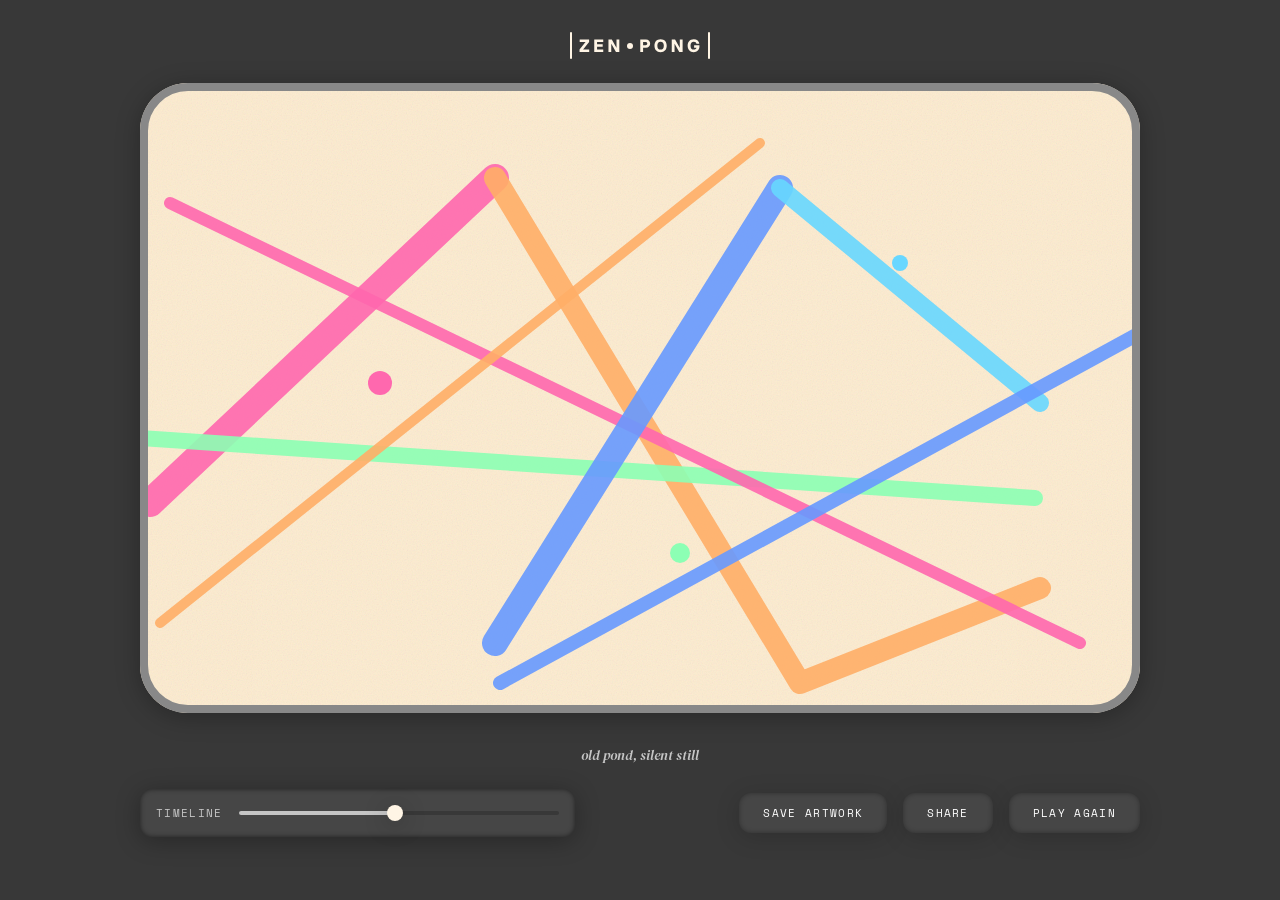
<file: v3/design/3-results-reveal.html>
<!DOCTYPE html>
<html lang="en">
<head>
<meta charset="utf-8">
<title>Zen Pong — results</title>
<link href="https://fonts.googleapis.com/css2?family=DM+Serif+Display:ital@1&family=Space+Mono:wght@400;700&display=swap" rel="stylesheet">
<style>
  :root {
    /* ── Colour · DESIGN.md §2 ── */
    --color-bg:            #383838;
    --color-cta:           #464646;
    --color-disabled:      #777777;
    --color-lightest-grey: #C5C5C5;
    --color-canvas:        #FFF5E5;
    --color-canvas-border: #888888;
    --color-pink:          #FF68AE;
    --color-blue:          #689AFF;
    --color-green:         #8CFFB4;
    --color-orange:        #FFAE68;
    --color-cyan:          #68D7FF;

    /* NEW — DESIGN-DELTA.md §1. UNRESOLVED: chalkboard ground borrows the
       page background, so the canvas loses its edge against the page. */
    --color-canvas-chalk:  #383838;
    --color-chip-selected: #383838;

    /* ── Spacing · DESIGN.md §4 ── */
    --space-xs: 4px;  --space-s: 8px;   --space-xxm: 12px; --space-xm: 16px;
    --space-m: 24px;  --space-l: 32px;  --space-xl: 40px;  --space-xxl: 48px;

    /* ── Radius · DESIGN.md §5 ── */
    --radius:        48px;
    --radius-small:  12px;
    --radius-nested: 8px;   /* NEW — UNRESOLVED, third radius value */

    /* ── Elevation · DESIGN.md §6 ── */
    --shadow-chip:   0 4px 24px rgba(0,0,0,0.29), inset 0 0 5px rgba(0,0,0,0.52);
    --shadow-canvas: 0 4px 24px rgba(0,0,0,0.28);
    --shadow-btn:    0 4px 24px rgba(0,0,0,0.16), inset 0 0 5px rgba(0,0,0,0.32);
  }

  * { box-sizing: border-box; }

  body {
    margin: 0;
    min-height: 100vh;
    background: var(--color-bg);
    font-family: 'DM Serif Display', serif;
    font-style: italic;
    display: flex;
    flex-direction: column;
    align-items: center;
    padding: var(--space-l) 0 var(--space-xxl);
  }

  /* ── Canvas · DESIGN.md §7 ── */
  .stage { position: relative; width: 1000px; height: 630px; }
  .canvas {
    position: absolute; inset: 0;
    border-radius: var(--radius);
    overflow: hidden;
    background: var(--color-canvas);
    box-shadow: var(--shadow-canvas);
    transition: background 400ms linear;
  }
  .frame {
    position: absolute; inset: 0;
    border-radius: var(--radius);
    border: 8px solid var(--color-canvas-border);
    pointer-events: none;
    z-index: 2;
  }
  .grain, .trails { position: absolute; inset: 0; }
  .trails polyline { fill: none; stroke-linecap: round; stroke-linejoin: round; }

  /* ── Paddles · DESIGN.md §7 + DESIGN-DELTA.md §2b ──
     DOM divs, never drawn on canvas. The handle is DETACHED from the
     bar: 12px dot sitting 8px clear; label right-anchored 10px clear of the dot. */
  .paddle { position: absolute; width: 8px; height: 64px; z-index: 3; }
  .paddle .bar { position: absolute; inset: 0; border-radius: 4px; }
  .paddle .dot { position: absolute; top: 26px; width: 12px; height: 12px; border-radius: 50%; }
  .paddle-left  { left: 0; }
  .paddle-left  .bar, .paddle-left  .dot { background: var(--color-pink); }
  .paddle-left  .dot { left: -20px; }
  .paddle-right { right: 0; }
  .paddle-right .bar, .paddle-right .dot { background: var(--color-blue); }
  .paddle-right .dot { right: -20px; }
  /* Right-anchored, not left-offset: the 10px gap to the dot must not
     drift with glyph width or a font fallback. */
  .you {
    position: absolute; right: calc(100% + 30px); top: 20px;
    white-space: nowrap;
    font-size: 12px; color: var(--color-pink);
  }

  /* ── Control elevation · DESIGN.md §6/§10 ── */
  .ctrl-chip {
    height: var(--space-xxl);
    border-radius: var(--radius-small);
    background: var(--color-cta);
    box-shadow: var(--shadow-chip);
    display: flex;
    align-items: center;
  }

  /* ── Palette chip · DESIGN.md §10 + DESIGN-DELTA.md §4 ──
     Dot count is per-surface and VARIABLE — never assume five. */
  .pal-pill { padding: 0 var(--space-xm); gap: var(--space-s); }
  .pal-pill .dot { width: 10px; height: 10px; border-radius: 50%; }
  .pal-pill .shuffle { margin-left: var(--space-s); cursor: pointer; }
  .pal-pill .shuffle:hover { stroke: #FFFFFF; }

  /* ── Type · DESIGN.md §3 ── */
  .tagline { font-size: 14px; color: var(--color-lightest-grey); margin: 0; }
  .haiku   { font-size: 14px; color: var(--color-lightest-grey); margin: 0; }
  .mono {
    font-family: 'Space Mono', monospace; font-style: normal;
    font-size: 11px; letter-spacing: 0.12em; text-transform: uppercase;
  }

  /* ── Buttons · DESIGN.md §10 ── */
  .rbtn {
    background: var(--color-cta);
    border: 0;
    border-radius: var(--radius-small);
    padding: var(--space-xxm) var(--space-m);
    font-family: 'Space Mono', monospace;
    font-size: 11px;
    text-transform: uppercase;
    letter-spacing: 0.12em;
    color: #FFFFFF;
    box-shadow: var(--shadow-btn);
    cursor: pointer;
  }
  .rbtn:hover { opacity: 0.85; }

  .spacer-s { height: var(--space-s); }
  .spacer-m { height: var(--space-m); }
  .spacer-l { height: var(--space-l); }

  /* ── The reveal · DESIGN-DELTA.md §8 ──
     Rally ends: paddles, ball and score leave on the final frame, no fade.
     The ground then wipes in DOWNWARD behind the marks — poured in the way
     the paint would have been laid first. Marks never move or redraw.
     Haiku and controls arrive only once it has settled. */
  @keyframes reveal-ground { from { clip-path: inset(0 0 100% 0); } to { clip-path: inset(0); } }
  @keyframes fade-in       { from { opacity: 0; } to { opacity: 1; } }

  .ground {
    position: absolute; inset: 0;
    /* UNRESOLVED — the paint reveal ground has no token; stands in as the
       old intro-card amber over cream. See DESIGN-DELTA.md §1. */
    background: rgba(245, 205, 142, 0.24);
    animation: reveal-ground 900ms linear both;
  }
  .haiku    { animation: fade-in 400ms linear 1300ms both; }
  #post-row { animation: fade-in 400ms linear 1700ms both; }

  .trails { z-index: 1; }
  .trails polyline { opacity: 0.9; }

  /* ── Post-game row: timeline left, actions right ── */
  #post-row {
    display: flex; align-items: center; justify-content: space-between;
    width: 1000px;
  }
  #post-row .actions { display: flex; gap: var(--space-xm); }

  /* ── NEW component · timeline scrubber (DESIGN-DELTA.md §5) ──
     Selects which frame of the accumulated painting to keep. A property
     of the artwork, not a game control — hence results, not play.
     UNRESOLVED: DESIGN.md has no slider primitives at all. */
  #timeline-chip { padding: 0 var(--space-xm); gap: var(--space-xm); }
  #timeline-chip label { color: var(--color-lightest-grey); }
  .track {
    position: relative; width: 320px; height: var(--space-xs);
    border-radius: var(--space-xs); background: var(--color-bg);
  }
  .track .fill {
    position: absolute; left: 0; top: 0; height: var(--space-xs);
    border-radius: var(--space-xs); background: var(--color-lightest-grey);
    width: 49%;
  }
  .track .thumb {
    position: absolute; top: -6px; left: calc(49% - 8px);
    width: var(--space-xm); height: var(--space-xm); border-radius: 50%;
    background: var(--color-canvas);
    box-shadow: 0 4px 24px rgba(0,0,0,0.29);
    cursor: grab;
  }
</style>
</head>
<body>

  <svg class="logo" width="140" height="27" viewBox="0 0 140 27" fill="none" xmlns="http://www.w3.org/2000/svg" role="img" aria-label="Zen Pong">
<path d="M38.4666 20V7.40002H41.7966L46.4406 15.626H46.5126V7.40002H49.3206V20H45.9726L41.3286 11.828H41.2566V20H38.4666Z" fill="#FFF5E5"/>
<path d="M24.2402 20V7.40002H33.2402V9.92003H27.0662V12.242H32.6822V14.762H27.0662V17.498H33.2402V20H24.2402Z" fill="#FFF5E5"/>
<path d="M9.53998 20V17.534L15.552 10.01V9.93802H9.70198V7.40002H19.098V9.90202L13.104 17.408V17.48H19.206V20H9.53998Z" fill="#FFF5E5"/>
<path d="M123.753 20.162C119.703 20.162 117.651 17.3 117.651 13.718C117.651 10.082 119.703 7.23804 123.753 7.23804C126.975 7.23804 129.063 9.30804 129.333 11.792H126.453C126.255 10.766 125.517 9.79404 123.753 9.79404C121.665 9.79404 120.531 11.18 120.531 13.718C120.531 16.256 121.665 17.624 123.753 17.624C125.445 17.624 126.219 16.706 126.471 15.698H124.113V13.196H129.423V14.618C129.423 17.984 127.047 20.162 123.753 20.162Z" fill="#FFF5E5"/>
<path d="M101.754 20V7.40002H105.084L109.728 15.626H109.8V7.40002H112.608V20H109.26L104.616 11.828H104.544V20H101.754Z" fill="#FFF5E5"/>
<path d="M90.5895 20.162C86.5215 20.162 84.4695 17.3 84.4695 13.7C84.4695 10.082 86.5215 7.23804 90.5895 7.23804C94.6395 7.23804 96.7095 10.082 96.7095 13.7C96.7095 17.3 94.6395 20.162 90.5895 20.162ZM90.5895 17.606C92.6775 17.606 93.8295 16.238 93.8295 13.7C93.8295 11.162 92.6775 9.79404 90.5895 9.79404C88.4835 9.79404 87.3495 11.162 87.3495 13.7C87.3495 16.238 88.5015 17.606 90.5895 17.606Z" fill="#FFF5E5"/>
<path d="M70.26 20V7.40002H75.984C78.558 7.40002 80.142 9.21802 80.142 11.558C80.142 13.97 78.522 15.788 75.984 15.788H73.086V20H70.26ZM73.086 13.268H75.426C76.632 13.268 77.262 12.71 77.262 11.558C77.262 10.478 76.578 9.90202 75.426 9.90202H73.086V13.268Z" fill="#FFF5E5"/>
<rect width="2" height="27" rx="1" fill="#FFF5E5"/>
<rect x="138" width="2" height="27" rx="1" fill="#FFF5E5"/>
<circle cx="60" cy="14" r="3" fill="#FFF5E5"/>
</svg>
  <div class="spacer-m"></div>

  <div class="stage">
    <div class="canvas">
      <div class="ground"></div>
      <svg class="grain" width="100%" height="100%" preserveAspectRatio="none" aria-hidden="true">
        <filter id="grain-res"><feTurbulence type="fractalNoise" baseFrequency="0.8" numOctaves="3"/></filter>
        <rect width="100%" height="100%" filter="url(#grain-res)" opacity="0.12"/>
      </svg>
      <svg class="trails" viewBox="0 0 1000 630" preserveAspectRatio="none" aria-hidden="true">
        <polyline stroke="var(--color-pink)"   stroke-width="28" points="10,420 355,95"/>
        <polyline stroke="var(--color-orange)" stroke-width="22" points="355,95 660,600 900,505"/>
        <polyline stroke="var(--color-green)"  stroke-width="16" points="0,355 895,415"/>
        <polyline stroke="var(--color-pink)"   stroke-width="12" points="30,120 940,560"/>
        <polyline stroke="var(--color-blue)"   stroke-width="26" points="355,560 640,105"/>
        <polyline stroke="var(--color-cyan)"   stroke-width="18" points="640,105 900,320"/>
        <polyline stroke="var(--color-blue)"   stroke-width="14" points="360,600 1000,250"/>
        <polyline stroke="var(--color-orange)" stroke-width="10" points="20,540 620,60"/>
        <circle cx="240" cy="300" r="12" fill="var(--color-pink)"/>
        <circle cx="760" cy="180" r="8"  fill="var(--color-cyan)"/>
        <circle cx="540" cy="470" r="10" fill="var(--color-green)"/>
      </svg>
    </div>
    <div class="frame"></div>
    <!-- no paddles, no ball, no card — they leave on the final rally frame -->
  </div>

  <div class="spacer-l"></div>
  <p class="haiku">old pond, silent still</p>
  <div class="spacer-m"></div>

  <div id="post-row">
    <div id="timeline-chip" class="ctrl-chip">
      <label class="mono" for="tl">timeline</label>
      <div class="track" id="tl"><div class="fill"></div><div class="thumb"></div></div>
    </div>
    <div class="actions">
      <button class="rbtn">save artwork</button>
      <button class="rbtn">share</button>
      <button class="rbtn">play again</button>
    </div>
  </div>

</body>
</html>
</file>
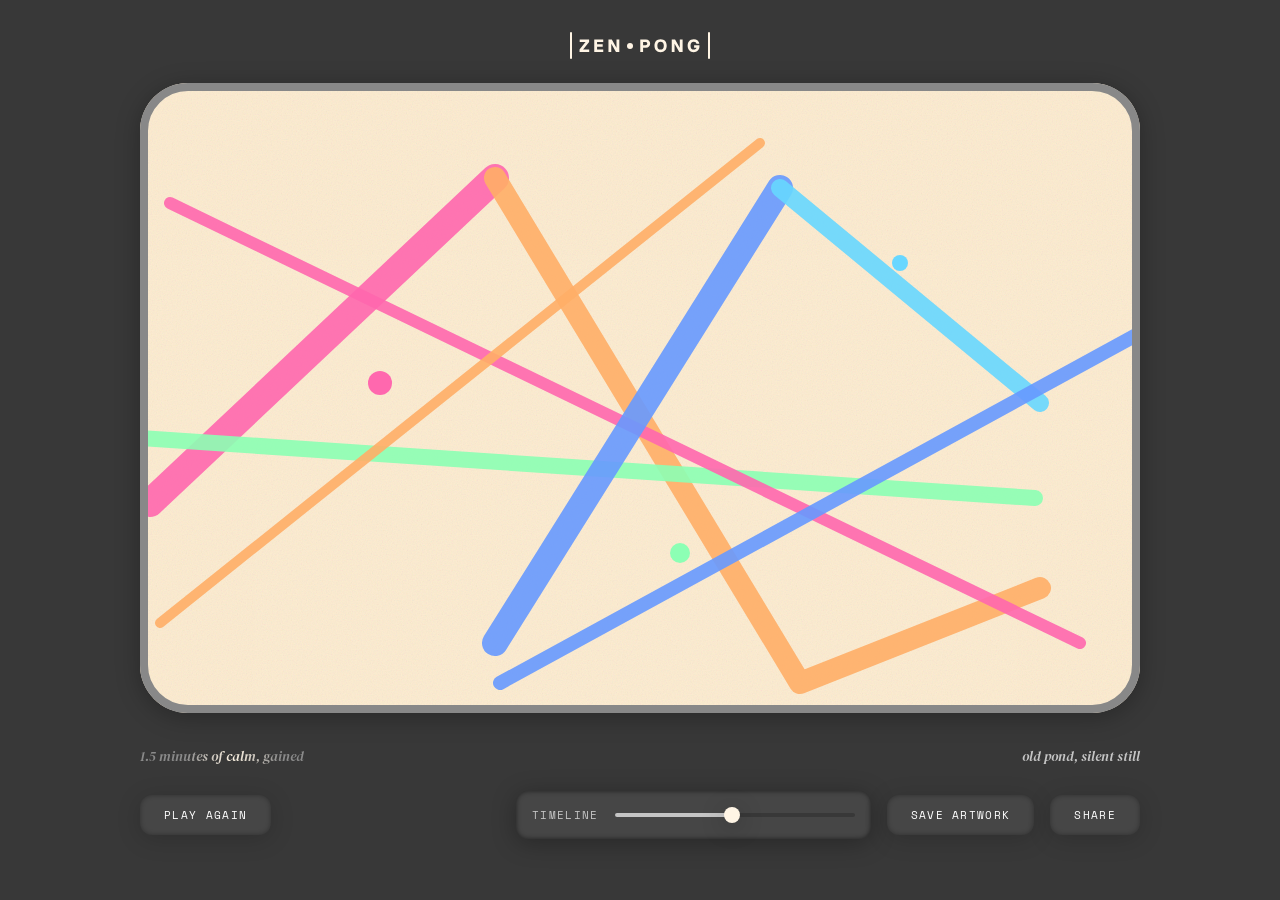
<file: v3/design/3c-results-time-gained.html>
<!DOCTYPE html>
<html lang="en">
<head>
<meta charset="utf-8">
<title>Zen Pong — results (time gained)</title>
<link href="https://fonts.googleapis.com/css2?family=DM+Serif+Display:ital@1&family=Space+Mono:wght@400;700&display=swap" rel="stylesheet">
<style>
  :root {
    /* ── Colour · DESIGN.md §2 ── */
    --color-bg:            #383838;
    --color-cta:           #464646;
    --color-disabled:      #777777;
    --color-lightest-grey: #C5C5C5;
    --color-canvas:        #FFF5E5;
    --color-canvas-border: #888888;
    --color-pink:          #FF68AE;
    --color-blue:          #689AFF;
    --color-green:         #8CFFB4;
    --color-orange:        #FFAE68;
    --color-cyan:          #68D7FF;

    /* NEW — DESIGN-DELTA.md §1. UNRESOLVED: chalkboard ground borrows the
       page background, so the canvas loses its edge against the page. */
    --color-canvas-chalk:  #383838;
    --color-chip-selected: #383838;

    /* ── Spacing · DESIGN.md §4 ── */
    --space-xs: 4px;  --space-s: 8px;   --space-xxm: 12px; --space-xm: 16px;
    --space-m: 24px;  --space-l: 32px;  --space-xl: 40px;  --space-xxl: 48px;

    /* ── Radius · DESIGN.md §5 ── */
    --radius:        48px;
    --radius-small:  12px;
    --radius-nested: 8px;   /* NEW — UNRESOLVED, third radius value */

    /* ── Elevation · DESIGN.md §6 ── */
    --shadow-chip:   0 4px 24px rgba(0,0,0,0.29), inset 0 0 5px rgba(0,0,0,0.52);
    --shadow-canvas: 0 4px 24px rgba(0,0,0,0.28);
    --shadow-btn:    0 4px 24px rgba(0,0,0,0.16), inset 0 0 5px rgba(0,0,0,0.32);
  }

  * { box-sizing: border-box; }

  body {
    margin: 0;
    min-height: 100vh;
    background: var(--color-bg);
    font-family: 'DM Serif Display', serif;
    font-style: italic;
    display: flex;
    flex-direction: column;
    align-items: center;
    padding: var(--space-l) 0 var(--space-xxl);
  }

  /* ── Canvas · DESIGN.md §7 ── */
  .stage { position: relative; width: 1000px; height: 630px; }
  .canvas {
    position: absolute; inset: 0;
    border-radius: var(--radius);
    overflow: hidden;
    background: var(--color-canvas);
    box-shadow: var(--shadow-canvas);
    transition: background 400ms linear;
  }
  .frame {
    position: absolute; inset: 0;
    border-radius: var(--radius);
    border: 8px solid var(--color-canvas-border);
    pointer-events: none;
    z-index: 2;
  }
  .grain, .trails { position: absolute; inset: 0; }
  .trails polyline { fill: none; stroke-linecap: round; stroke-linejoin: round; }

  /* ── Paddles · DESIGN.md §7 + DESIGN-DELTA.md §2b ──
     DOM divs, never drawn on canvas. The handle is DETACHED from the
     bar: 12px dot sitting 8px clear; label right-anchored 10px clear of the dot. */
  .paddle { position: absolute; width: 8px; height: 64px; z-index: 3; }
  .paddle .bar { position: absolute; inset: 0; border-radius: 4px; }
  .paddle .dot { position: absolute; top: 26px; width: 12px; height: 12px; border-radius: 50%; }
  .paddle-left  { left: 0; }
  .paddle-left  .bar, .paddle-left  .dot { background: var(--color-pink); }
  .paddle-left  .dot { left: -20px; }
  .paddle-right { right: 0; }
  .paddle-right .bar, .paddle-right .dot { background: var(--color-blue); }
  .paddle-right .dot { right: -20px; }
  /* Right-anchored, not left-offset: the 10px gap to the dot must not
     drift with glyph width or a font fallback. */
  .you {
    position: absolute; right: calc(100% + 30px); top: 20px;
    white-space: nowrap;
    font-size: 12px; color: var(--color-pink);
  }

  /* ── Control elevation · DESIGN.md §6/§10 ── */
  .ctrl-chip {
    height: var(--space-xxl);
    border-radius: var(--radius-small);
    background: var(--color-cta);
    box-shadow: var(--shadow-chip);
    display: flex;
    align-items: center;
  }

  /* ── Palette chip · DESIGN.md §10 + DESIGN-DELTA.md §4 ──
     Dot count is per-surface and VARIABLE — never assume five. */
  .pal-pill { padding: 0 var(--space-xm); gap: var(--space-s); }
  .pal-pill .dot { width: 10px; height: 10px; border-radius: 50%; }
  .pal-pill .shuffle { margin-left: var(--space-s); cursor: pointer; }
  .pal-pill .shuffle:hover { stroke: #FFFFFF; }

  /* ── Type · DESIGN.md §3 ── */
  .tagline { font-size: 14px; color: var(--color-lightest-grey); margin: 0; }
  .haiku   { font-size: 14px; color: var(--color-lightest-grey); margin: 0; }
  .mono {
    font-family: 'Space Mono', monospace; font-style: normal;
    font-size: 11px; letter-spacing: 0.12em; text-transform: uppercase;
  }

  /* ── Buttons · DESIGN.md §10 ── */
  .rbtn {
    background: var(--color-cta);
    border: 0;
    border-radius: var(--radius-small);
    padding: var(--space-xxm) var(--space-m);
    font-family: 'Space Mono', monospace;
    font-size: 11px;
    text-transform: uppercase;
    letter-spacing: 0.12em;
    color: #FFFFFF;
    box-shadow: var(--shadow-btn);
    cursor: pointer;
  }
  .rbtn:hover { opacity: 0.85; }

  .spacer-s { height: var(--space-s); }
  .spacer-m { height: var(--space-m); }
  .spacer-l { height: var(--space-l); }

  /* ── The reveal · DESIGN-DELTA.md §8 ──
     Rally ends: paddles, ball and score leave on the final frame, no fade.
     The ground then wipes in DOWNWARD behind the marks — poured in the way
     the paint would have been laid first. Marks never move or redraw.
     Haiku and controls arrive only once it has settled. */
  @keyframes reveal-ground { from { clip-path: inset(0 0 100% 0); } to { clip-path: inset(0); } }
  @keyframes fade-in       { from { opacity: 0; } to { opacity: 1; } }

  .ground {
    position: absolute; inset: 0;
    /* UNRESOLVED — the paint reveal ground has no token; stands in as the
       old intro-card amber over cream. See DESIGN-DELTA.md §1. */
    background: rgba(245, 205, 142, 0.24);
    animation: reveal-ground 900ms linear both;
  }
  #gained-row { animation: fade-in 400ms linear 1300ms both; }
  #post-row   { animation: fade-in 400ms linear 1700ms both; }

  /* ── NEW · "time gained" line ──────────────────────────────────────────
     The rally duration, stated as time gained. Deliberately NOT a control:
     no container, no fill, no shadow, no hover, not focusable. It is set
     exactly like the haiku — same face, same 14px, same row — and the only
     thing that distinguishes it is a narrow cream highlight travelling
     through the letters every 7s. That sweep is the entire treatment; if it
     ever grows a pill or a border it starts competing with PLAY AGAIN below.
     Copy is a template: "<duration> of calm, gained". Duration is rounded to
     one decimal minute; under a minute, say "45 seconds of calm, gained". */
  #gained-row {
    display: flex; align-items: baseline; justify-content: space-between;
    width: 1000px; gap: var(--space-l);
  }
  @keyframes gained-sweep {
    from { background-position: 0% 50%; }
    to   { background-position: 200% 50%; }
  }
  .gained {
    margin: 0;
    font-size: 14px; line-height: 1.6;
    /* Fallback colour for engines without background-clip: text. */
    color: var(--color-lightest-grey);
    background-image: linear-gradient(100deg,
      #8A8A8A, #8A8A8A, var(--color-canvas), #8A8A8A,
      #8A8A8A, #8A8A8A, var(--color-canvas), #8A8A8A);
    background-size: 200% 100%;
    animation: gained-sweep 7s linear infinite;
  }
  @supports ((background-clip: text) or (-webkit-background-clip: text)) {
    .gained {
      background-clip: text; -webkit-background-clip: text;
      color: transparent; -webkit-text-fill-color: transparent;
    }
  }
  @media (prefers-reduced-motion: reduce) {
    /* Hold the sweep mid-phrase rather than stopping at either extreme. */
    .gained { animation: none; background-position: 30% 50%; }
  }

  /* Right-hand utility cluster: adjust → keep → send. Track is 240px here,
     not 320, so the three objects stay inside the 1000px canvas width. */
  #post-row .utils { display: flex; align-items: center; gap: var(--space-xm); }
  #post-row .track { width: 240px; }

  .trails { z-index: 1; }
  .trails polyline { opacity: 0.9; }

  /* ── Post-game row: timeline left, actions right ── */
  #post-row {
    display: flex; align-items: center; justify-content: space-between;
    width: 1000px;
  }
  #post-row .actions { display: flex; gap: var(--space-xm); }

  /* ── NEW component · timeline scrubber (DESIGN-DELTA.md §5) ──
     Selects which frame of the accumulated painting to keep. A property
     of the artwork, not a game control — hence results, not play.
     UNRESOLVED: DESIGN.md has no slider primitives at all. */
  #timeline-chip { padding: 0 var(--space-xm); gap: var(--space-xm); }
  #timeline-chip label { color: var(--color-lightest-grey); }
  .track {
    position: relative; width: 320px; height: var(--space-xs);
    border-radius: var(--space-xs); background: var(--color-bg);
  }
  .track .fill {
    position: absolute; left: 0; top: 0; height: var(--space-xs);
    border-radius: var(--space-xs); background: var(--color-lightest-grey);
    width: 49%;
  }
  .track .thumb {
    position: absolute; top: -6px; left: calc(49% - 8px);
    width: var(--space-xm); height: var(--space-xm); border-radius: 50%;
    background: var(--color-canvas);
    box-shadow: 0 4px 24px rgba(0,0,0,0.29);
    cursor: grab;
  }
</style>
<link rel="stylesheet" href="cta.css">
</head>
<body>

  <svg class="logo" width="140" height="27" viewBox="0 0 140 27" fill="none" xmlns="http://www.w3.org/2000/svg" role="img" aria-label="Zen Pong">
<path d="M38.4666 20V7.40002H41.7966L46.4406 15.626H46.5126V7.40002H49.3206V20H45.9726L41.3286 11.828H41.2566V20H38.4666Z" fill="#FFF5E5"/>
<path d="M24.2402 20V7.40002H33.2402V9.92003H27.0662V12.242H32.6822V14.762H27.0662V17.498H33.2402V20H24.2402Z" fill="#FFF5E5"/>
<path d="M9.53998 20V17.534L15.552 10.01V9.93802H9.70198V7.40002H19.098V9.90202L13.104 17.408V17.48H19.206V20H9.53998Z" fill="#FFF5E5"/>
<path d="M123.753 20.162C119.703 20.162 117.651 17.3 117.651 13.718C117.651 10.082 119.703 7.23804 123.753 7.23804C126.975 7.23804 129.063 9.30804 129.333 11.792H126.453C126.255 10.766 125.517 9.79404 123.753 9.79404C121.665 9.79404 120.531 11.18 120.531 13.718C120.531 16.256 121.665 17.624 123.753 17.624C125.445 17.624 126.219 16.706 126.471 15.698H124.113V13.196H129.423V14.618C129.423 17.984 127.047 20.162 123.753 20.162Z" fill="#FFF5E5"/>
<path d="M101.754 20V7.40002H105.084L109.728 15.626H109.8V7.40002H112.608V20H109.26L104.616 11.828H104.544V20H101.754Z" fill="#FFF5E5"/>
<path d="M90.5895 20.162C86.5215 20.162 84.4695 17.3 84.4695 13.7C84.4695 10.082 86.5215 7.23804 90.5895 7.23804C94.6395 7.23804 96.7095 10.082 96.7095 13.7C96.7095 17.3 94.6395 20.162 90.5895 20.162ZM90.5895 17.606C92.6775 17.606 93.8295 16.238 93.8295 13.7C93.8295 11.162 92.6775 9.79404 90.5895 9.79404C88.4835 9.79404 87.3495 11.162 87.3495 13.7C87.3495 16.238 88.5015 17.606 90.5895 17.606Z" fill="#FFF5E5"/>
<path d="M70.26 20V7.40002H75.984C78.558 7.40002 80.142 9.21802 80.142 11.558C80.142 13.97 78.522 15.788 75.984 15.788H73.086V20H70.26ZM73.086 13.268H75.426C76.632 13.268 77.262 12.71 77.262 11.558C77.262 10.478 76.578 9.90202 75.426 9.90202H73.086V13.268Z" fill="#FFF5E5"/>
<rect width="2" height="27" rx="1" fill="#FFF5E5"/>
<rect x="138" width="2" height="27" rx="1" fill="#FFF5E5"/>
<circle cx="60" cy="14" r="3" fill="#FFF5E5"/>
</svg>
  <div class="spacer-m"></div>

  <div class="stage">
    <div class="canvas">
      <div class="ground"></div>
      <svg class="grain" width="100%" height="100%" preserveAspectRatio="none" aria-hidden="true">
        <filter id="grain-res"><feTurbulence type="fractalNoise" baseFrequency="0.8" numOctaves="3"/></filter>
        <rect width="100%" height="100%" filter="url(#grain-res)" opacity="0.12"/>
      </svg>
      <svg class="trails" viewBox="0 0 1000 630" preserveAspectRatio="none" aria-hidden="true">
        <polyline stroke="var(--color-pink)"   stroke-width="28" points="10,420 355,95"/>
        <polyline stroke="var(--color-orange)" stroke-width="22" points="355,95 660,600 900,505"/>
        <polyline stroke="var(--color-green)"  stroke-width="16" points="0,355 895,415"/>
        <polyline stroke="var(--color-pink)"   stroke-width="12" points="30,120 940,560"/>
        <polyline stroke="var(--color-blue)"   stroke-width="26" points="355,560 640,105"/>
        <polyline stroke="var(--color-cyan)"   stroke-width="18" points="640,105 900,320"/>
        <polyline stroke="var(--color-blue)"   stroke-width="14" points="360,600 1000,250"/>
        <polyline stroke="var(--color-orange)" stroke-width="10" points="20,540 620,60"/>
        <circle cx="240" cy="300" r="12" fill="var(--color-pink)"/>
        <circle cx="760" cy="180" r="8"  fill="var(--color-cyan)"/>
        <circle cx="540" cy="470" r="10" fill="var(--color-green)"/>
      </svg>
    </div>
    <div class="frame"></div>
    <!-- no paddles, no ball, no card — they leave on the final rally frame -->
  </div>

  <div class="spacer-l"></div>

  <!-- Claim left, haiku right — one row, both flush to the canvas edges. -->
  <div id="gained-row">
    <p class="gained">1.5 minutes of calm, gained</p>
    <p class="haiku">old pond, silent still</p>
  </div>

  <div class="spacer-m"></div>

  <!-- PLAY AGAIN sits alone under the claim: gaining more calm and playing
       again are the same thought, so they share the left column. It keeps
       standard .rbtn styling — it reads as primary by position, not decoration.
       Timeline, save and share move right as one utility cluster. -->
  <div id="post-row">
    <button class="rbtn">play again</button>
    <div class="utils">
      <div id="timeline-chip" class="ctrl-chip">
        <label class="mono" for="tl">timeline</label>
        <div class="track" id="tl"><div class="fill"></div><div class="thumb"></div></div>
      </div>
      <button class="rbtn">save artwork</button>
      <button class="rbtn">share</button>
    </div>
  </div>

<script>
  // The timeline glow is a scrub state, not a hover state.
  var tl = document.getElementById('tl');
  tl.addEventListener('pointerdown', function () { tl.classList.add('scrubbing'); });
  window.addEventListener('pointerup', function () { tl.classList.remove('scrubbing'); });
</script>
</body>
</html>
</file>
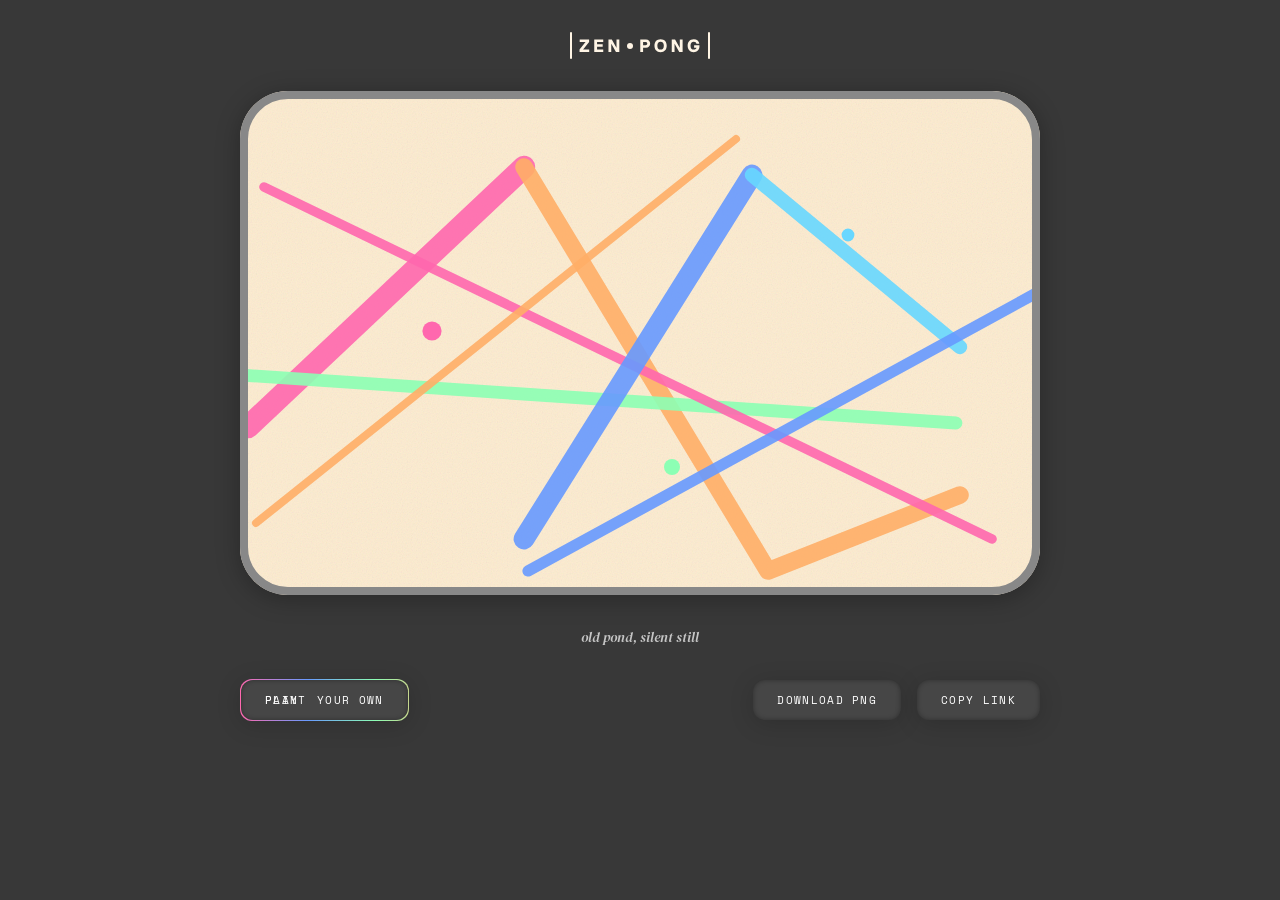
<file: v3/design/4-share.html>
<!DOCTYPE html>
<html lang="en">
<head>
<meta charset="utf-8">
<title>Zen Pong — share</title>
<link href="https://fonts.googleapis.com/css2?family=DM+Serif+Display:ital@1&family=Space+Mono:wght@400;700&display=swap" rel="stylesheet">
<style>
  :root {
    /* ── Colour · DESIGN.md §2 ── */
    --color-bg:            #383838;
    --color-cta:           #464646;
    --color-disabled:      #777777;
    --color-lightest-grey: #C5C5C5;
    --color-canvas:        #FFF5E5;
    --color-canvas-border: #888888;
    --color-pink:          #FF68AE;
    --color-blue:          #689AFF;
    --color-green:         #8CFFB4;
    --color-orange:        #FFAE68;
    --color-cyan:          #68D7FF;

    /* NEW — DESIGN-DELTA.md §1. UNRESOLVED: chalkboard ground borrows the
       page background, so the canvas loses its edge against the page. */
    --color-canvas-chalk:  #383838;
    --color-chip-selected: #383838;

    /* ── Spacing · DESIGN.md §4 ── */
    --space-xs: 4px;  --space-s: 8px;   --space-xxm: 12px; --space-xm: 16px;
    --space-m: 24px;  --space-l: 32px;  --space-xl: 40px;  --space-xxl: 48px;

    /* ── Radius · DESIGN.md §5 ── */
    --radius:        48px;
    --radius-small:  12px;
    --radius-nested: 8px;   /* NEW — UNRESOLVED, third radius value */

    /* ── Elevation · DESIGN.md §6 ── */
    --shadow-chip:   0 4px 24px rgba(0,0,0,0.29), inset 0 0 5px rgba(0,0,0,0.52);
    --shadow-canvas: 0 4px 24px rgba(0,0,0,0.28);
    --shadow-btn:    0 4px 24px rgba(0,0,0,0.16), inset 0 0 5px rgba(0,0,0,0.32);
  }

  * { box-sizing: border-box; }

  body {
    margin: 0;
    min-height: 100vh;
    background: var(--color-bg);
    font-family: 'DM Serif Display', serif;
    font-style: italic;
    display: flex;
    flex-direction: column;
    align-items: center;
    padding: var(--space-l) 0 var(--space-xxl);
  }

  /* ── Canvas · DESIGN.md §7 ── */
  .stage { position: relative; width: 1000px; height: 630px; }
  .canvas {
    position: absolute; inset: 0;
    border-radius: var(--radius);
    overflow: hidden;
    background: var(--color-canvas);
    box-shadow: var(--shadow-canvas);
    transition: background 400ms linear;
  }
  .frame {
    position: absolute; inset: 0;
    border-radius: var(--radius);
    border: 8px solid var(--color-canvas-border);
    pointer-events: none;
    z-index: 2;
  }
  .grain, .trails { position: absolute; inset: 0; }
  .trails polyline { fill: none; stroke-linecap: round; stroke-linejoin: round; }

  /* ── Paddles · DESIGN.md §7 + DESIGN-DELTA.md §2b ──
     DOM divs, never drawn on canvas. The handle is DETACHED from the
     bar: 12px dot sitting 8px clear; label right-anchored 10px clear of the dot. */
  .paddle { position: absolute; width: 8px; height: 64px; z-index: 3; }
  .paddle .bar { position: absolute; inset: 0; border-radius: 4px; }
  .paddle .dot { position: absolute; top: 26px; width: 12px; height: 12px; border-radius: 50%; }
  .paddle-left  { left: 0; }
  .paddle-left  .bar, .paddle-left  .dot { background: var(--color-pink); }
  .paddle-left  .dot { left: -20px; }
  .paddle-right { right: 0; }
  .paddle-right .bar, .paddle-right .dot { background: var(--color-blue); }
  .paddle-right .dot { right: -20px; }
  /* Right-anchored, not left-offset: the 10px gap to the dot must not
     drift with glyph width or a font fallback. */
  .you {
    position: absolute; right: calc(100% + 30px); top: 20px;
    white-space: nowrap;
    font-size: 12px; color: var(--color-pink);
  }

  /* ── Control elevation · DESIGN.md §6/§10 ── */
  .ctrl-chip {
    height: var(--space-xxl);
    border-radius: var(--radius-small);
    background: var(--color-cta);
    box-shadow: var(--shadow-chip);
    display: flex;
    align-items: center;
  }

  /* ── Palette chip · DESIGN.md §10 + DESIGN-DELTA.md §4 ──
     Dot count is per-surface and VARIABLE — never assume five. */
  .pal-pill { padding: 0 var(--space-xm); gap: var(--space-s); }
  .pal-pill .dot { width: 10px; height: 10px; border-radius: 50%; }
  .pal-pill .shuffle { margin-left: var(--space-s); cursor: pointer; }
  .pal-pill .shuffle:hover { stroke: #FFFFFF; }

  /* ── Type · DESIGN.md §3 ── */
  .tagline { font-size: 14px; color: var(--color-lightest-grey); margin: 0; }
  .haiku   { font-size: 14px; color: var(--color-lightest-grey); margin: 0; }
  .mono {
    font-family: 'Space Mono', monospace; font-style: normal;
    font-size: 11px; letter-spacing: 0.12em; text-transform: uppercase;
  }

  /* ── Buttons · DESIGN.md §10 ── */
  .rbtn {
    background: var(--color-cta);
    border: 0;
    border-radius: var(--radius-small);
    padding: var(--space-xxm) var(--space-m);
    font-family: 'Space Mono', monospace;
    font-size: 11px;
    text-transform: uppercase;
    letter-spacing: 0.12em;
    color: #FFFFFF;
    box-shadow: var(--shadow-btn);
    cursor: pointer;
  }
  .rbtn:hover { opacity: 0.85; }

  .spacer-s { height: var(--space-s); }
  .spacer-m { height: var(--space-m); }
  .spacer-l { height: var(--space-l); }

  /* Share canvas — UNRESOLVED: §7 fixes 1000×630 and §11 the 2× PNG;
     800×504 is new. Border stays 8px and radius stays 48px rather than
     scaling with the canvas. See DESIGN-DELTA.md §7. */
  .stage { width: 800px; height: 504px; }
  .ground { position: absolute; inset: 0; background: rgba(245, 205, 142, 0.24); }
  .trails polyline { opacity: 0.9; }

  #share-row {
    display: flex; align-items: center; justify-content: space-between;
    width: 800px;
  }
  #share-row .secondary { display: flex; gap: var(--space-xm); }

  /* ── NEW · primary button (DESIGN-DELTA.md §6) ──
     Hierarchy comes from a 1px hairline of the trail colours travelling on
     a 12s loop. The button itself stays dark and understated — no fill
     change, no size change, nothing bright. */
  @keyframes zp-flow { 0% { background-position: 0% 50%; } 100% { background-position: 200% 50%; } }
  @keyframes zp-word-a { 0%, 49% { opacity: 1; } 50%, 100% { opacity: 0; } }
  @keyframes zp-word-b { 0%, 49% { opacity: 0; } 50%, 100% { opacity: 1; } }

  .rbtn-primary {
    padding: 1px;
    border: 0;
    border-radius: var(--radius-small);
    background: linear-gradient(90deg,
      var(--color-pink), var(--color-blue), var(--color-green),
      var(--color-orange), var(--color-cyan), var(--color-pink));
    background-size: 200% 100%;
    animation: zp-flow 12s linear infinite;
    box-shadow: 0 4px 24px rgba(0,0,0,0.16);
    cursor: pointer;
  }
  .rbtn-primary .inner {
    display: block;
    background: var(--color-cta);
    border-radius: var(--radius-small);
    padding: var(--space-xxm) var(--space-m);
    font-family: 'Space Mono', monospace;
    font-size: 11px;
    text-transform: uppercase;
    letter-spacing: 0.12em;
    color: #FFFFFF;
    box-shadow: inset 0 0 5px rgba(0,0,0,0.32);
  }
  /* Only the first word retypes: PAINT → PLAY, hard cut every 3s, while
     "your own" holds still. Fixed 44px slot so nothing reflows. */
  .swap { position: relative; display: inline-block; width: 44px; text-align: left; }
  .swap b { font-weight: 400; animation: zp-word-a 6s steps(1, end) infinite; }
  .swap i { position: absolute; left: 0; top: 0; font-style: normal;
            animation: zp-word-b 6s steps(1, end) infinite; }
  .static-word { margin-left: var(--space-s); }
</style>
</head>
<body>

  <svg class="logo" width="140" height="27" viewBox="0 0 140 27" fill="none" xmlns="http://www.w3.org/2000/svg" role="img" aria-label="Zen Pong">
<path d="M38.4666 20V7.40002H41.7966L46.4406 15.626H46.5126V7.40002H49.3206V20H45.9726L41.3286 11.828H41.2566V20H38.4666Z" fill="#FFF5E5"/>
<path d="M24.2402 20V7.40002H33.2402V9.92003H27.0662V12.242H32.6822V14.762H27.0662V17.498H33.2402V20H24.2402Z" fill="#FFF5E5"/>
<path d="M9.53998 20V17.534L15.552 10.01V9.93802H9.70198V7.40002H19.098V9.90202L13.104 17.408V17.48H19.206V20H9.53998Z" fill="#FFF5E5"/>
<path d="M123.753 20.162C119.703 20.162 117.651 17.3 117.651 13.718C117.651 10.082 119.703 7.23804 123.753 7.23804C126.975 7.23804 129.063 9.30804 129.333 11.792H126.453C126.255 10.766 125.517 9.79404 123.753 9.79404C121.665 9.79404 120.531 11.18 120.531 13.718C120.531 16.256 121.665 17.624 123.753 17.624C125.445 17.624 126.219 16.706 126.471 15.698H124.113V13.196H129.423V14.618C129.423 17.984 127.047 20.162 123.753 20.162Z" fill="#FFF5E5"/>
<path d="M101.754 20V7.40002H105.084L109.728 15.626H109.8V7.40002H112.608V20H109.26L104.616 11.828H104.544V20H101.754Z" fill="#FFF5E5"/>
<path d="M90.5895 20.162C86.5215 20.162 84.4695 17.3 84.4695 13.7C84.4695 10.082 86.5215 7.23804 90.5895 7.23804C94.6395 7.23804 96.7095 10.082 96.7095 13.7C96.7095 17.3 94.6395 20.162 90.5895 20.162ZM90.5895 17.606C92.6775 17.606 93.8295 16.238 93.8295 13.7C93.8295 11.162 92.6775 9.79404 90.5895 9.79404C88.4835 9.79404 87.3495 11.162 87.3495 13.7C87.3495 16.238 88.5015 17.606 90.5895 17.606Z" fill="#FFF5E5"/>
<path d="M70.26 20V7.40002H75.984C78.558 7.40002 80.142 9.21802 80.142 11.558C80.142 13.97 78.522 15.788 75.984 15.788H73.086V20H70.26ZM73.086 13.268H75.426C76.632 13.268 77.262 12.71 77.262 11.558C77.262 10.478 76.578 9.90202 75.426 9.90202H73.086V13.268Z" fill="#FFF5E5"/>
<rect width="2" height="27" rx="1" fill="#FFF5E5"/>
<rect x="138" width="2" height="27" rx="1" fill="#FFF5E5"/>
<circle cx="60" cy="14" r="3" fill="#FFF5E5"/>
</svg>
  <div class="spacer-l"></div>

  <div class="stage">
    <div class="canvas">
      <div class="ground"></div>
      <svg class="grain" width="100%" height="100%" preserveAspectRatio="none" aria-hidden="true">
        <filter id="grain-share"><feTurbulence type="fractalNoise" baseFrequency="0.8" numOctaves="3"/></filter>
        <rect width="100%" height="100%" filter="url(#grain-share)" opacity="0.12"/>
      </svg>
      <svg class="trails" viewBox="0 0 1000 630" preserveAspectRatio="none" aria-hidden="true">
        <polyline stroke="var(--color-pink)"   stroke-width="28" points="10,420 355,95"/>
        <polyline stroke="var(--color-orange)" stroke-width="22" points="355,95 660,600 900,505"/>
        <polyline stroke="var(--color-green)"  stroke-width="16" points="0,355 895,415"/>
        <polyline stroke="var(--color-pink)"   stroke-width="12" points="30,120 940,560"/>
        <polyline stroke="var(--color-blue)"   stroke-width="26" points="355,560 640,105"/>
        <polyline stroke="var(--color-cyan)"   stroke-width="18" points="640,105 900,320"/>
        <polyline stroke="var(--color-blue)"   stroke-width="14" points="360,600 1000,250"/>
        <polyline stroke="var(--color-orange)" stroke-width="10" points="20,540 620,60"/>
        <circle cx="240" cy="300" r="12" fill="var(--color-pink)"/>
        <circle cx="760" cy="180" r="8"  fill="var(--color-cyan)"/>
        <circle cx="540" cy="470" r="10" fill="var(--color-green)"/>
      </svg>
    </div>
    <div class="frame"></div>
  </div>

  <div class="spacer-l"></div>
  <p class="haiku">old pond, silent still</p>
  <div class="spacer-l"></div>

  <div id="share-row">
    <button class="rbtn-primary">
      <span class="inner"><span class="swap"><b>paint</b><i>play</i></span><span class="static-word">your own</span></span>
    </button>
    <div class="secondary">
      <button class="rbtn">download png</button>
      <button class="rbtn">copy link</button>
    </div>
  </div>

</body>
</html>
</file>
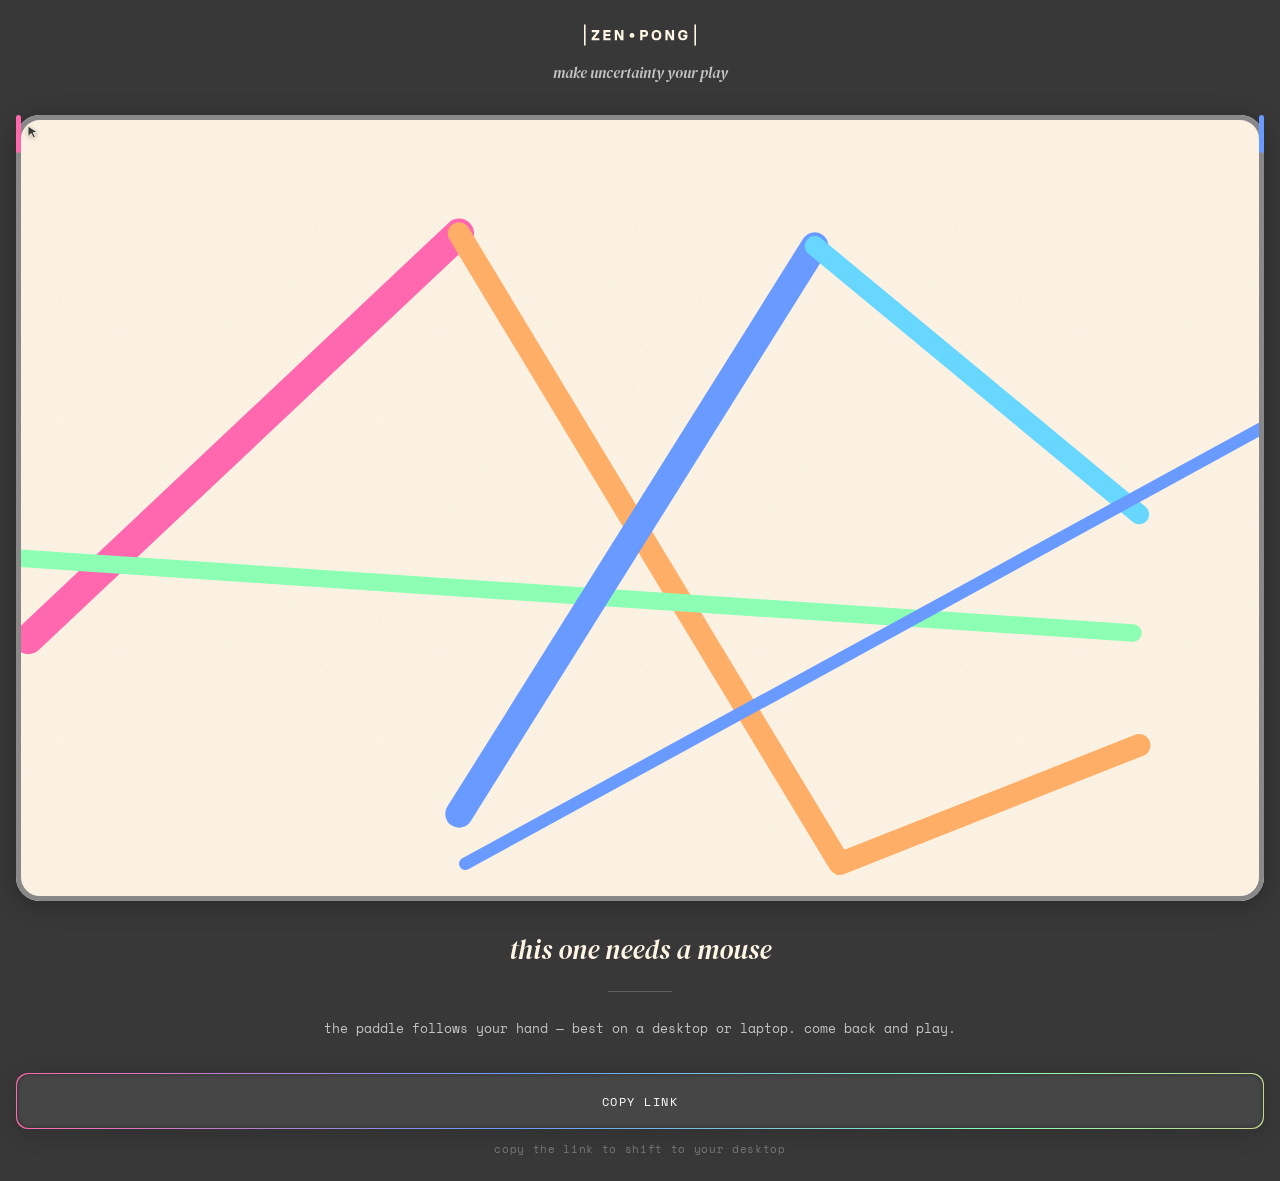
<file: v3/design/5-mobile-gate.html>
<!DOCTYPE html>
<html lang="en">
<head>
<meta charset="utf-8">
<meta name="viewport" content="width=device-width, initial-scale=1, viewport-fit=cover">
<title>Zen Pong — mobile gate</title>
<link href="https://fonts.googleapis.com/css2?family=DM+Serif+Display:ital@1&family=Space+Mono:wght@400;700&display=swap" rel="stylesheet">
<style>
  :root {
    --color-bg:            #383838;
    --color-cta:           #464646;
    --color-disabled:      #777777;
    --color-lightest-grey: #C5C5C5;
    --color-canvas:        #FFF5E5;
    --color-canvas-border: #888888;
    --color-pink:          #FF68AE;
    --color-blue:          #689AFF;
    --color-green:         #8CFFB4;
    --color-orange:        #FFAE68;
    --color-cyan:          #68D7FF;

    --space-xs: 4px;  --space-s: 8px;   --space-xxm: 12px; --space-xm: 16px;
    --space-m: 24px;  --space-l: 32px;  --space-xl: 40px;  --space-xxl: 48px;

    --radius:        48px;
    --radius-small:  12px;

    --shadow-canvas: 0 4px 24px rgba(0,0,0,0.28);
    --shadow-btn:    0 4px 24px rgba(0,0,0,0.16), inset 0 0 5px rgba(0,0,0,0.32);

    /* NEW — mobile only. UNRESOLVED (DESIGN-DELTA §11):
       mobile canvas radius steps down from 48 → 24 and the frame from 8 → 5,
       because a 48px radius on a 358px-wide canvas eats the corners. */
    --radius-mobile-canvas: 24px;
    --frame-mobile: 5px;
    --gutter-mobile: 16px;          /* --space-xm */
    --tap: 56px;                    /* min tap target height */
  }

  * { box-sizing: border-box; -webkit-tap-highlight-color: transparent; }

  body {
    margin: 0;
    min-height: 100vh;
    background: var(--color-bg);
    font-family: 'DM Serif Display', serif;
    font-style: italic;
    color: var(--color-lightest-grey);
    display: flex;
    flex-direction: column; justify-content: center;
    padding: calc(var(--space-m) + env(safe-area-inset-top)) 0 calc(var(--space-m) + env(safe-area-inset-bottom));
  }

  .mono {
    font-family: 'Space Mono', monospace; font-style: normal;
    letter-spacing: 0.12em; text-transform: uppercase;
  }

  /* One centred cluster: logo → 16 → tagline → 32 → canvas → 32 → message → 32 → action.
     Slack sits above and below the cluster, never inside it. */
  header {
    display: flex; flex-direction: column; align-items: center; gap: var(--space-xm);
    padding: 0 var(--gutter-mobile);
  }
  header .tagline { font-size: 15px; color: var(--color-lightest-grey); margin: 0; }

  main {
    display: flex; flex-direction: column;
    gap: var(--space-l);
    padding: var(--space-l) var(--gutter-mobile) 0;
  }

  /* ── Demo canvas ──
     Same object as the artwork canvas, scaled to the phone: it plays a short
     rally by itself so the reason for the gate is visible, not just stated. */
  .stage {
    position: relative;
    width: 100%;
    aspect-ratio: 1000 / 630;
    border-radius: var(--radius-mobile-canvas);
  }
  .canvas {
    position: absolute; inset: 0;
    border-radius: inherit;
    overflow: hidden;
    background: var(--color-canvas);
    box-shadow: var(--shadow-canvas);
  }
  .frame {
    position: absolute; inset: 0;
    border-radius: inherit;
    border: var(--frame-mobile) solid var(--color-canvas-border);
    pointer-events: none; z-index: 4;
  }
  .grain, .trails { position: absolute; inset: 0; }
  .trails polyline { fill: none; stroke-linecap: round; stroke-linejoin: round; }

  /* Strokes accumulate on a 9s loop — placeholder for engine output.
     FLAG: this is a CSS stand-in for the idle doodle, matched on stroke set,
     weight and stagger only. Frame-accurate parity with the live engine is not
     achievable in CSS; ship this screen running the real engine read-only. */
  @keyframes zp-draw { 0% { stroke-dashoffset: 3200; } 55% { stroke-dashoffset: 0; } 100% { stroke-dashoffset: 0; } }
  .trails polyline {
    stroke-dasharray: 3200;
    animation: zp-draw 9s cubic-bezier(0.35,0,0.65,1) infinite;
  }
  .trails polyline:nth-child(2) { animation-delay: 1.2s; }
  .trails polyline:nth-child(3) { animation-delay: 2.4s; }
  .trails polyline:nth-child(4) { animation-delay: 0.6s; }
  .trails polyline:nth-child(5) { animation-delay: 1.8s; }
  .trails polyline:nth-child(6) { animation-delay: 3s; }

  /* Paddles · DESIGN.md §7 — scaled 0.6 for the small canvas.
     Mobile deviation: bars sit ON the frame rim and the detached handle dot is
     dropped — at this size the dot would hang outside the canvas, into the
     screen gutter. The cursor glyph takes its place, inside the canvas. */
  /* z-index 5: above the frame ring, so a bar sitting on the rim stays visible. */
  .paddle { position: absolute; width: 5px; height: 38px; z-index: 5; }
  .paddle .bar { position: absolute; inset: 0; border-radius: 3px; }
  .paddle-left  { left: 0; }
  .paddle-left  .bar { background: var(--color-pink); }
  .paddle-right { right: 0; }
  .paddle-right .bar { background: var(--color-blue); }

  /* The left paddle is dragged by a cursor: the hand is the missing input,
     so the cursor glyph rides the handle rather than sitting anywhere else. */
  @keyframes zp-track   { 0%,100% { top: 12%; } 30% { top: 58%; } 65% { top: 26%; } }
  @keyframes zp-track-r { 0%,100% { top: 52%; } 35% { top: 18%; } 70% { top: 62%; } }
  .paddle-left  { animation: zp-track   4.5s ease-in-out infinite; }
  .paddle-right { animation: zp-track-r 4.5s ease-in-out infinite; }
  .cursor {
    position: absolute; left: 11px; top: 10px;
    width: 14px; height: 14px; z-index: 3;
    filter: drop-shadow(0 1px 2px rgba(0,0,0,0.25));
  }

  /* ── Message ── */
  .card { text-align: center; }
  .card h1 {
    font-size: 27px; line-height: 1.25; margin: 0;
    color: var(--color-canvas); font-weight: 400;
    text-wrap: pretty;
  }
  .card hr {
    border: 0; border-top: 1px solid rgba(197,197,197,0.28);
    margin: var(--space-m) auto; width: 64px;
  }
  .card p {
    font-family: 'Space Mono', monospace; font-style: normal;
    font-size: 13px; line-height: 1.95; margin: 0;
    color: var(--color-lightest-grey);
    text-transform: none; letter-spacing: 0;
  }

  /* ── Actions · stacked, full-width, 56px ──
     On a phone the only useful action is carrying the link across, so that is
     the primary and there is nothing else competing with it. */
  .actions { display: flex; flex-direction: column; gap: var(--space-xxm); }

  @keyframes zp-flow { 0% { background-position: 0% 50%; } 100% { background-position: 200% 50%; } }
  .rbtn-primary {
    padding: 1px; border: 0; width: 100%;
    border-radius: var(--radius-small);
    background: linear-gradient(90deg,
      var(--color-pink), var(--color-blue), var(--color-green),
      var(--color-orange), var(--color-cyan), var(--color-pink));
    background-size: 200% 100%;
    animation: zp-flow 12s linear infinite;
    box-shadow: 0 4px 24px rgba(0,0,0,0.16);
    cursor: pointer;
  }
  .rbtn-primary .inner {
    display: flex; align-items: center; justify-content: center; gap: var(--space-s);
    height: calc(var(--tap) - 2px);
    background: var(--color-cta);
    border-radius: var(--radius-small);
    font-family: 'Space Mono', monospace;
    font-size: 12px; text-transform: uppercase; letter-spacing: 0.12em;
    color: #FFFFFF;
    box-shadow: inset 0 0 5px rgba(0,0,0,0.32);
  }
  .rbtn {
    width: 100%; height: var(--tap);
    background: transparent;
    border: 1px solid rgba(197,197,197,0.22);
    border-radius: var(--radius-small);
    font-family: 'Space Mono', monospace;
    font-size: 12px; text-transform: uppercase; letter-spacing: 0.12em;
    color: var(--color-lightest-grey);
    cursor: pointer;
  }
  .rbtn:active, .rbtn-primary:active { opacity: 0.8; }

  .hint {
    font-family: 'Space Mono', monospace; font-style: normal;
    font-size: 11px; letter-spacing: 0.06em; text-transform: none;
    color: var(--color-disabled);
    text-align: center; margin: 0;
    min-height: 16px;
  }

</style>
</head>
<body>

  <header>
    <svg width="112" height="22" viewBox="0 0 140 27" fill="none" xmlns="http://www.w3.org/2000/svg" role="img" aria-label="Zen Pong">
<path d="M38.4666 20V7.40002H41.7966L46.4406 15.626H46.5126V7.40002H49.3206V20H45.9726L41.3286 11.828H41.2566V20H38.4666Z" fill="#FFF5E5"/>
<path d="M24.2402 20V7.40002H33.2402V9.92003H27.0662V12.242H32.6822V14.762H27.0662V17.498H33.2402V20H24.2402Z" fill="#FFF5E5"/>
<path d="M9.53998 20V17.534L15.552 10.01V9.93802H9.70198V7.40002H19.098V9.90202L13.104 17.408V17.48H19.206V20H9.53998Z" fill="#FFF5E5"/>
<path d="M123.753 20.162C119.703 20.162 117.651 17.3 117.651 13.718C117.651 10.082 119.703 7.23804 123.753 7.23804C126.975 7.23804 129.063 9.30804 129.333 11.792H126.453C126.255 10.766 125.517 9.79404 123.753 9.79404C121.665 9.79404 120.531 11.18 120.531 13.718C120.531 16.256 121.665 17.624 123.753 17.624C125.445 17.624 126.219 16.706 126.471 15.698H124.113V13.196H129.423V14.618C129.423 17.984 127.047 20.162 123.753 20.162Z" fill="#FFF5E5"/>
<path d="M101.754 20V7.40002H105.084L109.728 15.626H109.8V7.40002H112.608V20H109.26L104.616 11.828H104.544V20H101.754Z" fill="#FFF5E5"/>
<path d="M90.5895 20.162C86.5215 20.162 84.4695 17.3 84.4695 13.7C84.4695 10.082 86.5215 7.23804 90.5895 7.23804C94.6395 7.23804 96.7095 10.082 96.7095 13.7C96.7095 17.3 94.6395 20.162 90.5895 20.162ZM90.5895 17.606C92.6775 17.606 93.8295 16.238 93.8295 13.7C93.8295 11.162 92.6775 9.79404 90.5895 9.79404C88.4835 9.79404 87.3495 11.162 87.3495 13.7C87.3495 16.238 88.5015 17.606 90.5895 17.606Z" fill="#FFF5E5"/>
<path d="M70.26 20V7.40002H75.984C78.558 7.40002 80.142 9.21802 80.142 11.558C80.142 13.97 78.522 15.788 75.984 15.788H73.086V20H70.26ZM73.086 13.268H75.426C76.632 13.268 77.262 12.71 77.262 11.558C77.262 10.478 76.578 9.90202 75.426 9.90202H73.086V13.268Z" fill="#FFF5E5"/>
<rect width="2" height="27" rx="1" fill="#FFF5E5"/>
<rect x="138" width="2" height="27" rx="1" fill="#FFF5E5"/>
<circle cx="60" cy="14" r="3" fill="#FFF5E5"/>
</svg>
    <p class="tagline">make uncertainty your play</p>
  </header>

  <main>
    <div class="stage">
      <div class="canvas">
        <svg class="grain" width="100%" height="100%" preserveAspectRatio="none" aria-hidden="true">
          <filter id="grain-gate"><feTurbulence type="fractalNoise" baseFrequency="0.8" numOctaves="3"/></filter>
          <rect width="100%" height="100%" filter="url(#grain-gate)" opacity="0.12"/>
        </svg>
        <svg class="trails" viewBox="0 0 1000 630" preserveAspectRatio="none" aria-hidden="true">
          <polyline stroke="var(--color-pink)"   stroke-width="24" points="10,420 355,95"/>
          <polyline stroke="var(--color-orange)" stroke-width="18" points="355,95 660,600 900,505"/>
          <polyline stroke="var(--color-green)"  stroke-width="14" points="0,355 895,415"/>
          <polyline stroke="var(--color-blue)"   stroke-width="22" points="355,560 640,105"/>
          <polyline stroke="var(--color-cyan)"   stroke-width="16" points="640,105 900,320"/>
          <polyline stroke="var(--color-blue)"   stroke-width="10" points="360,600 1000,250"/>
        </svg>
      </div>
      <div class="paddle paddle-left">
        <div class="bar"></div>
        <svg class="cursor" viewBox="0 0 14 14" aria-hidden="true">
          <path d="M1 1 L1 11.5 L4.2 8.6 L6.4 13 L8.4 12 L6.2 7.7 L10.6 7.3 Z"
                fill="#383838" stroke="#FFF5E5" stroke-width="0.9"/>
        </svg>
      </div>
      <div class="paddle paddle-right"><div class="bar"></div></div>
      <div class="frame"></div>
    </div>

    <div class="card">
      <h1>this one needs a mouse</h1>
      <hr>
      <p>the paddle follows your hand — best on a desktop or laptop. come back and play.</p>
    </div>

    <div class="actions">
      <button class="rbtn-primary" id="copy">
        <span class="inner"><span id="copy-label">copy link</span></span>
      </button>
      <p class="hint" id="hint">copy the link to shift to your desktop</p>
    </div>
  </main>


<script>
  const btn = document.getElementById('copy');
  const label = document.getElementById('copy-label');
  const hint = document.getElementById('hint');
  btn.addEventListener('click', async () => {
    try { await navigator.clipboard.writeText('https://zenpong.xyz'); } catch (e) {}
    label.textContent = 'link copied';
    hint.textContent = 'paste it into your desktop browser';
    setTimeout(() => {
      label.textContent = 'copy link';
      hint.textContent = 'copy the link to shift to your desktop';
    }, 3200);
  });
</script>
</body>
</html>
</file>
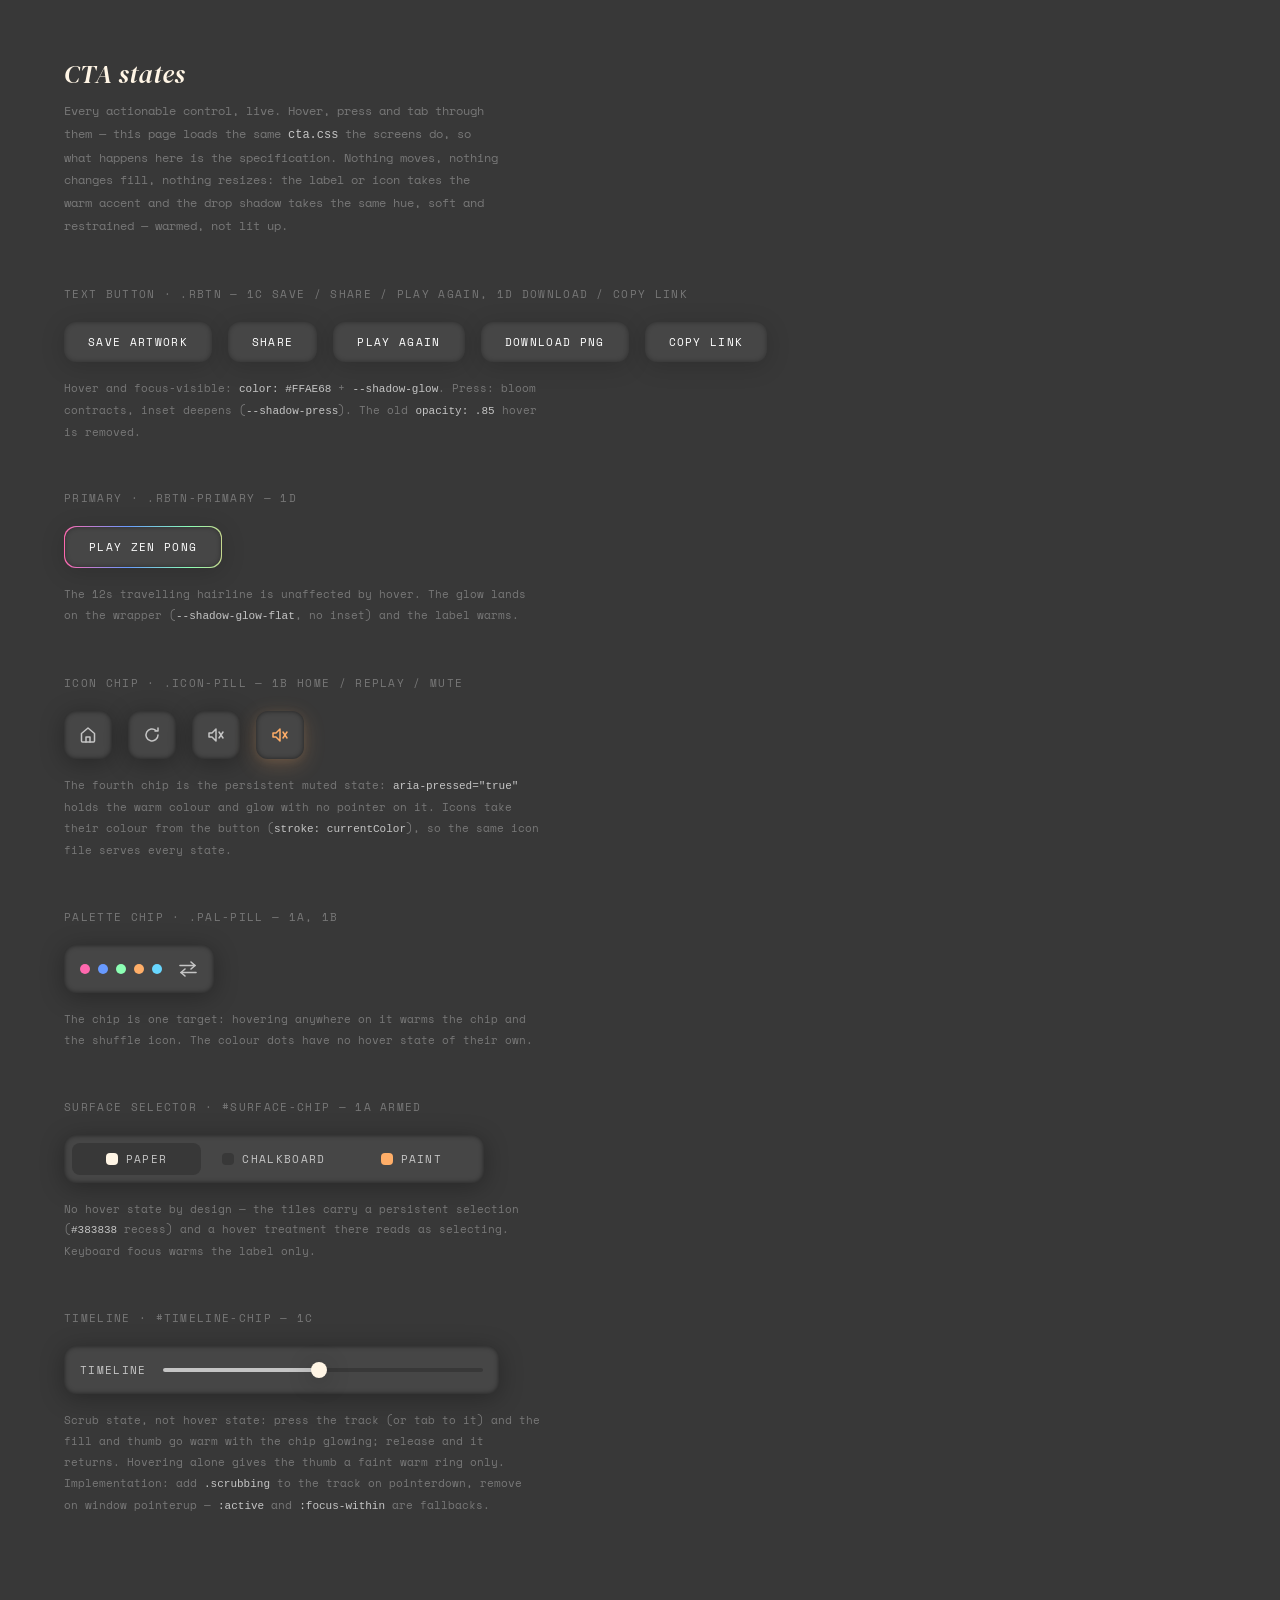
<file: v3/design/cta-states.html>
<!DOCTYPE html>
<html lang="en">
<head>
<meta charset="utf-8">
<title>Zen Pong — CTA states</title>
<link href="https://fonts.googleapis.com/css2?family=DM+Serif+Display:ital@1&family=Space+Mono:wght@400;700&display=swap" rel="stylesheet">
<style>
  :root {
    --color-bg: #383838; --color-cta: #464646; --color-lightest-grey: #C5C5C5;
    --color-disabled: #777777; --color-canvas: #FFF5E5;
    --color-pink: #FF68AE; --color-blue: #689AFF; --color-green: #8CFFB4;
    --color-orange: #FFAE68; --color-cyan: #68D7FF;
    --space-xs: 4px; --space-s: 8px; --space-xxm: 12px; --space-xm: 16px;
    --space-m: 24px; --space-l: 32px; --space-xxl: 48px;
    --radius-small: 12px; --radius-nested: 8px;
    --shadow-chip: 0 4px 24px rgba(0,0,0,0.29), inset 0 0 5px rgba(0,0,0,0.52);
    --shadow-btn:  0 4px 24px rgba(0,0,0,0.16), inset 0 0 5px rgba(0,0,0,0.32);
  }
  * { box-sizing: border-box; }
  body {
    margin: 0; padding: 56px 64px 88px; background: var(--color-bg);
    font-family: 'DM Serif Display', serif; font-style: italic; color: var(--color-lightest-grey);
  }
  a { color: var(--color-cyan); } a:hover { color: var(--color-canvas); }
  h1 { font-size: 26px; color: var(--color-canvas); margin: 0 0 8px; font-weight: 400; }
  .lede { font-family: 'Space Mono', monospace; font-style: normal; font-size: 12px;
          line-height: 1.9; color: var(--color-disabled); margin: 0 0 48px; max-width: 62ch; }
  h2 { font-family: 'Space Mono', monospace; font-style: normal; font-size: 11px;
       letter-spacing: 0.12em; text-transform: uppercase; color: var(--color-disabled);
       margin: 0 0 20px; font-weight: 400; }
  section { margin-bottom: 48px; }
  .row { display: flex; align-items: center; gap: var(--space-xm); flex-wrap: wrap; }
  .mono { font-family: 'Space Mono', monospace; font-style: normal; font-size: 11px;
          letter-spacing: 0.12em; text-transform: uppercase; }

  .ctrl-chip { height: var(--space-xxl); border-radius: var(--radius-small);
    background: var(--color-cta); box-shadow: var(--shadow-chip);
    display: flex; align-items: center; border: 0; color: var(--color-lightest-grey); }
  .icon-pill { width: var(--space-xxl); justify-content: center; cursor: pointer; }
  .pal-pill { padding: 0 var(--space-xm); gap: var(--space-s); }
  .pal-pill .dot { width: 10px; height: 10px; border-radius: 50%; }
  .pal-pill .shuffle { margin-left: var(--space-s); cursor: pointer; }

  .rbtn { background: var(--color-cta); border: 0; border-radius: var(--radius-small);
    padding: var(--space-xxm) var(--space-m); font-family: 'Space Mono', monospace;
    font-size: 11px; text-transform: uppercase; letter-spacing: 0.12em; color: #FFFFFF;
    box-shadow: var(--shadow-btn); cursor: pointer; }

  @keyframes zp-flow { 0% { background-position: 0% 50%; } 100% { background-position: 200% 50%; } }
  .rbtn-primary { padding: 1px; border: 0; border-radius: var(--radius-small);
    background: linear-gradient(90deg, var(--color-pink), var(--color-blue), var(--color-green),
      var(--color-orange), var(--color-cyan), var(--color-pink));
    background-size: 200% 100%; animation: zp-flow 12s linear infinite;
    box-shadow: 0 4px 24px rgba(0,0,0,0.16); cursor: pointer; }
  .rbtn-primary .inner { display: block; background: var(--color-cta);
    border-radius: var(--radius-small); padding: var(--space-xxm) var(--space-m);
    font-family: 'Space Mono', monospace; font-size: 11px; text-transform: uppercase;
    letter-spacing: 0.12em; color: #FFFFFF; box-shadow: inset 0 0 5px rgba(0,0,0,0.32); }

  #timeline-chip { padding: 0 var(--space-xm); gap: var(--space-xm); }
  .track { position: relative; width: 320px; height: var(--space-xs);
    border-radius: var(--space-xs); background: var(--color-bg); cursor: pointer; }
  .track .fill { position: absolute; left: 0; top: 0; height: var(--space-xs);
    border-radius: var(--space-xs); background: var(--color-lightest-grey); width: 49%; }
  .track .thumb { position: absolute; top: -6px; left: calc(49% - 8px);
    width: var(--space-xm); height: var(--space-xm); border-radius: 50%;
    background: var(--color-canvas); box-shadow: 0 4px 24px rgba(0,0,0,0.29); }

  #surface-chip { width: 420px; padding: 0 var(--space-s); gap: var(--space-s); }
  #surface-chip .tile { flex: 1; height: 32px; border: 0; border-radius: var(--radius-nested);
    display: flex; align-items: center; justify-content: center; gap: var(--space-s);
    background: transparent; cursor: pointer; }
  #surface-chip .tile span { font-family: 'Space Mono', monospace; font-style: normal;
    font-size: 11px; letter-spacing: 0.12em; text-transform: uppercase; color: var(--color-lightest-grey); }
  #surface-chip .tile[aria-selected="true"] { background: var(--color-bg); }
  #surface-chip .swatch { width: 12px; height: 12px; border-radius: 4px; }

  .caption { font-family: 'Space Mono', monospace; font-style: normal; font-size: 11px;
    line-height: 1.9; color: var(--color-disabled); margin: 16px 0 0; max-width: 68ch;
    text-transform: none; letter-spacing: 0; }
  code { color: var(--color-lightest-grey); }
</style>
<link rel="stylesheet" href="cta.css">
</head>
<body>

  <h1>CTA states</h1>
  <p class="lede">Every actionable control, live. Hover, press and tab through them — this page loads
    the same <code>cta.css</code> the screens do, so what happens here is the specification.
    Nothing moves, nothing changes fill, nothing resizes: the label or icon takes the warm accent
    and the drop shadow takes the same hue, soft and restrained — warmed, not lit up.</p>

  <section>
    <h2>Text button · .rbtn — 1c save / share / play again, 1d download / copy link</h2>
    <div class="row">
      <button class="rbtn">save artwork</button>
      <button class="rbtn">share</button>
      <button class="rbtn">play again</button>
      <button class="rbtn">download png</button>
      <button class="rbtn">copy link</button>
    </div>
    <p class="caption">Hover and focus-visible: <code>color: #FFAE68</code> +
      <code>--shadow-glow</code>. Press: bloom contracts, inset deepens
      (<code>--shadow-press</code>). The old <code>opacity: .85</code> hover is removed.</p>
  </section>

  <section>
    <h2>Primary · .rbtn-primary — 1d</h2>
    <div class="row">
      <button class="rbtn-primary"><span class="inner">play zen pong</span></button>
    </div>
    <p class="caption">The 12s travelling hairline is unaffected by hover. The glow lands on the
      wrapper (<code>--shadow-glow-flat</code>, no inset) and the label warms.</p>
  </section>

  <section>
    <h2>Icon chip · .icon-pill — 1b home / replay / mute</h2>
    <div class="row">
      <button class="ctrl-chip icon-pill" aria-label="Home">
        <svg width="18" height="18" viewBox="0 0 18 18" fill="none" stroke="#C5C5C5" stroke-width="1.5" stroke-linecap="round" stroke-linejoin="round">
          <path d="M2.5 7.5 9 2l6.5 5.5V15a1 1 0 0 1-1 1h-11a1 1 0 0 1-1-1z"/><path d="M7 16v-5h4v5"/>
        </svg>
      </button>
      <button class="ctrl-chip icon-pill" aria-label="Restart">
        <svg width="18" height="18" viewBox="0 0 18 18" fill="none" stroke="#C5C5C5" stroke-width="1.5" stroke-linecap="round" stroke-linejoin="round">
          <path d="M15 9a6 6 0 1 1-2-4.5"/><polyline points="15,2 15,5 12,5"/>
        </svg>
      </button>
      <button class="ctrl-chip icon-pill" aria-label="Mute" aria-pressed="false">
        <svg width="18" height="18" viewBox="0 0 18 18" fill="none" stroke="#C5C5C5" stroke-width="1.5" stroke-linecap="round" stroke-linejoin="round">
          <polygon points="2,7 5,7 9,3 9,15 5,11 2,11"/><line x1="12" y1="6" x2="16" y2="12"/><line x1="16" y1="6" x2="12" y2="12"/>
        </svg>
      </button>
      <button class="ctrl-chip icon-pill" aria-label="Muted" aria-pressed="true">
        <svg width="18" height="18" viewBox="0 0 18 18" fill="none" stroke="#C5C5C5" stroke-width="1.5" stroke-linecap="round" stroke-linejoin="round">
          <polygon points="2,7 5,7 9,3 9,15 5,11 2,11"/><line x1="12" y1="6" x2="16" y2="12"/><line x1="16" y1="6" x2="12" y2="12"/>
        </svg>
      </button>
    </div>
    <p class="caption">The fourth chip is the persistent muted state:
      <code>aria-pressed="true"</code> holds the warm colour and glow with no pointer on it.
      Icons take their colour from the button (<code>stroke: currentColor</code>), so the same
      icon file serves every state.</p>
  </section>

  <section>
    <h2>Palette chip · .pal-pill — 1a, 1b</h2>
    <div class="row">
      <div class="ctrl-chip pal-pill">
        <i class="dot" style="background:var(--color-pink)"></i>
        <i class="dot" style="background:var(--color-blue)"></i>
        <i class="dot" style="background:var(--color-green)"></i>
        <i class="dot" style="background:var(--color-orange)"></i>
        <i class="dot" style="background:var(--color-cyan)"></i>
        <svg class="shuffle" width="20" height="20" viewBox="0 0 20 20" fill="none"
             stroke="#C5C5C5" stroke-width="1.6" stroke-linecap="round" stroke-linejoin="round">
          <polyline points="13,3 17,6.5 13,10"/><path d="M2 6.5h15"/>
          <polyline points="7,10 3,13.5 7,17"/><path d="M18 13.5H3"/>
        </svg>
      </div>
    </div>
    <p class="caption">The chip is one target: hovering anywhere on it warms the chip and the
      shuffle icon. The colour dots have no hover state of their own.</p>
  </section>

  <section>
    <h2>Surface selector · #surface-chip — 1a armed</h2>
    <div class="row">
      <div id="surface-chip" class="ctrl-chip">
        <button class="tile" aria-selected="true"><i class="swatch" style="background:#FFF5E5"></i><span>paper</span></button>
        <button class="tile"><i class="swatch" style="background:#383838"></i><span>chalkboard</span></button>
        <button class="tile"><i class="swatch" style="background:#FFAE68"></i><span>paint</span></button>
      </div>
    </div>
    <p class="caption">No hover state by design — the tiles carry a persistent selection
      (<code>#383838</code> recess) and a hover treatment there reads as selecting. Keyboard focus
      warms the label only.</p>
  </section>

  <section>
    <h2>Timeline · #timeline-chip — 1c</h2>
    <div class="row">
      <div id="timeline-chip" class="ctrl-chip">
        <label class="mono" for="tl">timeline</label>
        <div class="track" id="tl" tabindex="0"><div class="fill"></div><div class="thumb"></div></div>
      </div>
    </div>
    <p class="caption">Scrub state, not hover state: press the track (or tab to it) and the fill and
      thumb go warm with the chip glowing; release and it returns. Hovering alone gives the thumb a
      faint warm ring only. Implementation: add <code>.scrubbing</code> to the track on pointerdown,
      remove on window pointerup — <code>:active</code> and <code>:focus-within</code> are fallbacks.</p>
  </section>

<script>
  var tl = document.getElementById('tl');
  tl.addEventListener('pointerdown', function () { tl.classList.add('scrubbing'); });
  window.addEventListener('pointerup', function () { tl.classList.remove('scrubbing'); });
</script>
</body>
</html>
</file>
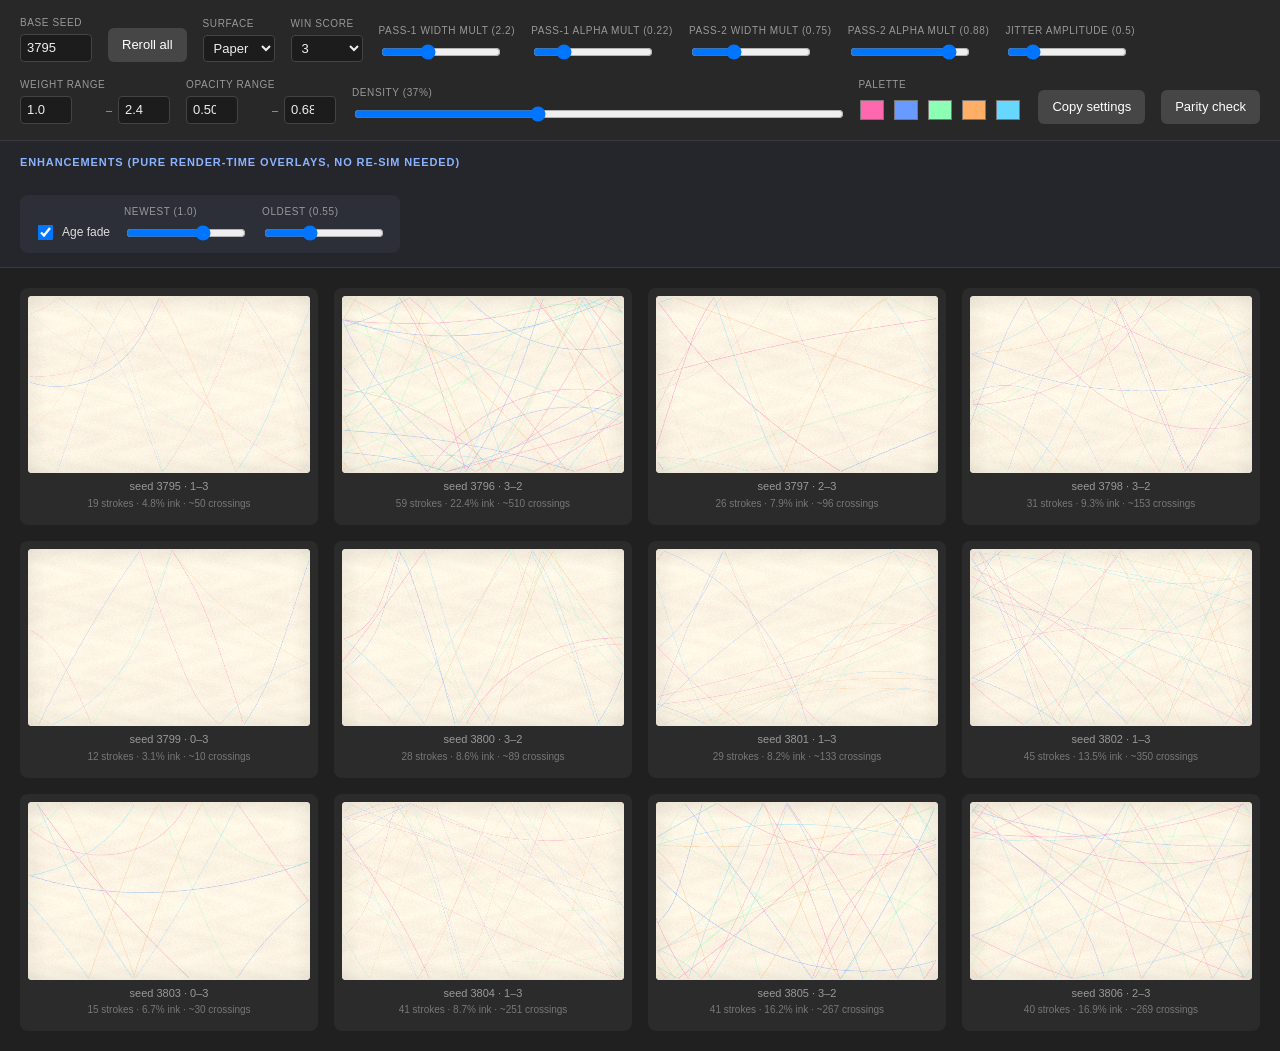
<file: v3/labs/art-lab.html>
<!DOCTYPE html>
<html lang="en">
<head>
<meta charset="UTF-8">
<title>Zen Pong — Art Lab</title>
<style>
  *{box-sizing:border-box}
  body{margin:0;background:#202020;color:#ddd;font:13px/1.4 -apple-system,BlinkMacSystemFont,'Segoe UI',sans-serif}
  h1{font-size:15px;font-weight:600;color:#fff;margin:0 0 12px}
  #controls{display:flex;flex-wrap:wrap;gap:16px;padding:16px 20px;background:#282828;border-bottom:1px solid #3a3a3a;align-items:flex-end}
  .field{display:flex;flex-direction:column;gap:4px}
  .field label{font-size:10px;text-transform:uppercase;letter-spacing:.06em;color:#999}
  .field input[type=number],.field select{background:#1c1c1c;border:1px solid #444;color:#eee;border-radius:4px;padding:4px 6px;width:72px;font:inherit}
  .field input[type=range]{width:120px}
  .field .range-row{display:flex;align-items:center;gap:6px}
  .field .range-row span{font-size:11px;color:#aaa;width:34px;text-align:right}
  .palette-row{display:flex;gap:6px}
  .palette-row input[type=color]{width:28px;height:28px;padding:0;border:none;border-radius:4px;background:none}
  button{background:#464646;border:none;color:#fff;border-radius:6px;padding:8px 14px;font:inherit;cursor:pointer}
  button:hover{background:#575757}
  #grid{display:grid;grid-template-columns:repeat(4,1fr);gap:16px;padding:20px}
  .tile{background:#2b2b2b;border-radius:8px;padding:8px;text-align:center;cursor:pointer}
  .tile canvas{width:100%;height:auto;border-radius:4px;display:block;background:#FFF5E5}
  .tile .seed-label{margin-top:6px;font-size:11px;color:#999}
  .tile .metrics{font-size:10px;color:#777;margin-top:2px}
  #lightbox{position:fixed;inset:0;background:rgba(0,0,0,.86);display:none;align-items:center;justify-content:center;flex-direction:column;gap:12px;z-index:100;cursor:zoom-out}
  /* Lightbox is capped at NATIVE 1000x630 (brief 10 task 1). The live canvas
     (#wrap in root index.html) is a fixed 1000x630 with no CSS scale, so that
     is the only resolution that matters — an upscaled "enlarge" view softens
     the fine chalk grain under browser interpolation and misleads review. The
     min(...) terms let it shrink to fit small screens but NEVER exceed native;
     do not reintroduce vw/vh-only sizing that upscales past 1000x630 (applies
     to canvas/paint surfaces too, not just chalk). */
  #lightbox canvas{max-width:min(1000px,96vw);max-height:min(630px,86vh);border-radius:8px;background:#FFF5E5}
  #lightbox-caption{color:#ccc;font-size:12px;max-width:70vw;text-align:center;white-space:pre-line}
  #lightbox.open{display:flex}
  #file-protocol-warning{display:none;background:#4a2020;color:#ffb4b4;padding:14px 20px;font-size:13px;border-bottom:1px solid #6a2c2c}
  #file-protocol-warning code{background:#2a1414;padding:1px 5px;border-radius:3px}
  #enhancements{display:flex;flex-wrap:wrap;gap:24px;padding:14px 20px;background:#24262c;border-bottom:1px solid #3a3a3a;align-items:flex-end}
  #enhancements h2{font-size:11px;text-transform:uppercase;letter-spacing:.08em;color:#8ab4ff;margin:0;width:100%}
  .enh-group{display:flex;gap:14px;align-items:flex-end;background:#2c2f38;border-radius:8px;padding:10px 14px}
  .enh-toggle{display:flex;align-items:center;gap:6px;font-size:12px;color:#ddd;white-space:nowrap}
  .enh-toggle input{width:15px;height:15px}
  #paint-controls{display:none;flex-wrap:wrap;gap:24px;padding:14px 20px;background:#2c2420;border-bottom:1px solid #3a3a3a;align-items:flex-end}
  #paint-controls.visible{display:flex}
  #paint-controls h2{font-size:11px;text-transform:uppercase;letter-spacing:.08em;color:#e0a15a;margin:0;width:100%}
  .swatch-row{display:flex;gap:4px;margin-top:6px;justify-content:center}
  .swatch{width:14px;height:14px;border-radius:3px;display:inline-block;border:1px solid rgba(255,255,255,0.15)}
  input:disabled,select:disabled{opacity:0.32;cursor:not-allowed}
  .field.inert label{opacity:0.5}
</style>
</head>
<body>

<div id="file-protocol-warning">
  This page uses ES module imports, which browsers block under a <code>file://</code> URL
  (CORS policy — not a bug in this page). Serve it over http instead, e.g. from the repo
  root run <code>python3 -m http.server</code> and open
  <code>http://localhost:8000/v3/labs/art-lab.html</code>.
</div>
<script>
  if (location.protocol === 'file:') {
    document.getElementById('file-protocol-warning').style.display = 'block';
  }
</script>

<div id="controls">
  <div class="field">
    <label>Base seed</label>
    <input type="number" id="ctl-seed" value="1">
  </div>
  <button id="btn-reroll">Reroll all</button>

  <div class="field">
    <label>Surface</label>
    <select id="ctl-surface">
      <option value="paper">Paper</option>
      <option value="chalkboard">Chalkboard</option>
      <option value="paint">Paint</option>
    </select>
  </div>

  <div class="field" id="chalk-group" style="display:none">
    <label>Chalk mode</label>
    <select id="ctl-chalk-mode">
      <option value="white">White</option>
      <option value="tri">3-Colour</option>
    </select>
  </div>
  <div class="field" id="chalk-width-group" style="display:none">
    <label>Chalk width (<span id="v-chalk-width">1.0</span>)</label>
    <input type="range" id="ctl-chalk-width" min="0.5" max="3" step="0.1" value="1.0">
  </div>

  <div class="field">
    <label>Win score</label>
    <select id="ctl-winscore">
      <option value="3">3</option>
      <option value="5">5</option>
      <option value="7">7</option>
    </select>
  </div>

  <div class="field">
    <label>Pass-1 width mult (<span id="v-p1w">2.2</span>)</label>
    <input type="range" id="ctl-p1w" min="0.5" max="5" step="0.1" value="2.2">
  </div>
  <div class="field">
    <label>Pass-1 alpha mult (<span id="v-p1a">0.22</span>)</label>
    <input type="range" id="ctl-p1a" min="0" max="1" step="0.01" value="0.22">
  </div>
  <div class="field">
    <label>Pass-2 width mult (<span id="v-p2w">0.75</span>)</label>
    <input type="range" id="ctl-p2w" min="0.1" max="2" step="0.05" value="0.75">
  </div>
  <div class="field">
    <label>Pass-2 alpha mult (<span id="v-p2a">0.88</span>)</label>
    <input type="range" id="ctl-p2a" min="0" max="1" step="0.01" value="0.88">
  </div>
  <div class="field">
    <label>Jitter amplitude (<span id="v-jit">0.5</span>)</label>
    <input type="range" id="ctl-jit" min="0" max="3" step="0.1" value="0.5">
  </div>

  <div class="field">
    <label>Weight range</label>
    <div class="range-row">
      <input type="number" id="ctl-wt-min" value="1.0" step="0.1" style="width:52px">
      <span>–</span>
      <input type="number" id="ctl-wt-max" value="2.4" step="0.1" style="width:52px">
    </div>
  </div>
  <div class="field">
    <label>Opacity range</label>
    <div class="range-row">
      <input type="number" id="ctl-op-min" value="0.50" step="0.02" style="width:52px">
      <span>–</span>
      <input type="number" id="ctl-op-max" value="0.68" step="0.02" style="width:52px">
    </div>
  </div>

  <div class="field" style="flex:1;min-width:200px">
    <label>Density (<span id="v-density">37</span>%)</label>
    <input type="range" id="ctl-density" min="0" max="100" step="1" value="37" style="width:100%">
  </div>

  <div class="field">
    <label>Palette</label>
    <div class="palette-row" id="ctl-palette"></div>
  </div>

  <button id="btn-copy">Copy settings</button>
  <button id="btn-parity">Parity check</button>
</div>

<div id="enhancements">
  <h2>Enhancements (pure render-time overlays, no re-sim needed)</h2>

  <div class="enh-group">
    <label class="enh-toggle"><input type="checkbox" id="enh-agefade-on" checked>Age fade</label>
    <div class="field">
      <label>Newest (<span id="v-agefade-newest">1.0</span>)</label>
      <input type="range" id="enh-agefade-newest" min="0" max="1.5" step="0.05" value="1.0">
    </div>
    <div class="field">
      <label>Oldest (<span id="v-agefade-oldest">0.55</span>)</label>
      <input type="range" id="enh-agefade-oldest" min="0" max="1.5" step="0.05" value="0.55">
    </div>
  </div>
</div>

<div id="paint-controls">
  <h2>Paint (calibration instruments — none of this ships as end-user UI; ground colour is the product-control exception, but it doesn't ship from the lab)</h2>

  <div class="field">
    <label>Scheme</label>
    <select id="paint-scheme">
      <option value="random">Random (seeded)</option>
      <option value="analogous">Analogous</option>
      <option value="split-complementary">Split-complementary</option>
      <option value="triadic">Triadic</option>
      <option value="complementary-minor">Complementary + minor</option>
    </select>
  </div>
  <div class="field">
    <label>Ground</label>
    <select id="paint-ground"></select>
  </div>
  <div class="field">
    <label>Ground mode</label>
    <select id="paint-groundmode">
      <option value="plain">Plain</option>
      <option value="patches">Patches</option>
    </select>
  </div>
  <div class="field">
    <label>Base width (<span id="v-paint-width">6.0</span>)</label>
    <input type="range" id="paint-width" min="3.0" max="10.0" step="0.1" value="6.0">
  </div>
  <div class="field">
    <label>Blotch size (<span id="v-paint-pool">1.0</span>)</label>
    <input type="range" id="paint-pool" min="1.0" max="4.0" step="0.1" value="1.0">
  </div>
  <div class="field">
    <label>Width variation (<span id="v-paint-var">1.0</span>)</label>
    <input type="range" id="paint-var" min="0" max="1" step="0.05" value="1.0">
  </div>
  <div class="field">
    <label>Patch count (<span id="v-paint-patchcount">6</span>)</label>
    <input type="range" id="paint-patchcount" min="0" max="12" step="1" value="6">
  </div>
</div>

<div id="grid"></div>

<div id="lightbox">
  <canvas id="lightbox-canvas"></canvas>
  <div id="lightbox-caption"></div>
</div>

<script type="module">
import { simulateGame, DEFAULT_PALETTE } from '../engine/simulate.js';
import { renderStroke, DEFAULT_STROKE_PARAMS } from '../engine/strokes.js';
import { buildSurface } from '../engine/surface.js';
import { makeRng } from '../engine/rng.js';
import { W, H } from '../engine/physics.js';
import {
  DEFAULT_ENHANCEMENTS, ageFadeMultiplier,
} from '../engine/enhancements.js';
import { buildPalette, GROUND_LIBRARY } from '../engine/palette.js';
import { buildPaintSurface, buildPatchGround, renderPaintStroke, PAINT_WIDTH_BASE } from '../engine/paint.js';
import { buildSplatter, buildIntersectionBlotches, renderSplatterMark, renderBlotchCluster } from '../engine/splatter.js';
import {
  buildChalkboardSurface, renderChalkStroke, CHALK_PALETTE, WHITE_CHALK_HEX,
  computeLineDensity, scatterDensitySmudges, renderSmudges,
  CHALK_DEFAULT_MODE, CHALK_DEFAULT_WIDTH_MULT,
} from '../engine/chalkboard.js';

const TILE_COUNT = 12;

const state = {
  baseSeed: 1,
  winScore: 3,
  strokeParams: { ...DEFAULT_STROKE_PARAMS },
  jitterAmplitude: 0.5,
  wtRange: [1.0, 2.4],
  opRange: [0.50, 0.68],
  palette: [...DEFAULT_PALETTE],
  density: 37, // brief 16: approved default scrubber position — density stays a live control, not frozen
  enh: JSON.parse(JSON.stringify(DEFAULT_ENHANCEMENTS)),
  // 'paper' | 'chalkboard' | 'paint' — brief 17 rebase merges chalk (its own
  // 'surface' field, values 'paper'|'chalkboard') onto paint's 'surfaceMode'
  // naming. Standardised on 'surfaceMode' everywhere; three values now.
  surfaceMode: 'paper',
  chalkMode: CHALK_DEFAULT_MODE,        // 'white' | 'tri'
  chalkWidthMult: CHALK_DEFAULT_WIDTH_MULT, // chalk stroke thickness knob (0.5–3)
  paint: {
    scheme: 'random',       // one of SCHEMES' keys, or 'random' => undefined => rng-drawn
    groundHex: GROUND_LIBRARY[0].hex,
    groundMode: 'plain',    // 'plain' | 'patches'
    patchCount: 6,          // brief 14: caller-supplied, not rng-derived — seeded placement WITHIN the count
    widthBase: PAINT_WIDTH_BASE,  // render-time multiplier, no re-sim needed (like the Enhancements panel)
    blotchSizeMult: 1.0,   // brief 15: relabelled from "pooling strength" — pooling itself is gone (task 1);
                            // this now scales buildIntersectionBlotches' cluster size, so it needs a resim
    widthVariation: 1.0,
  },
};

const tileData = new Array(TILE_COUNT).fill(null);
const grid = document.getElementById('grid');
const tileCanvases = [], tileSeedLabels = [], tileMetricsEls = [], tileSwatchRows = [];

for (let i = 0; i < TILE_COUNT; i++) {
  const tile = document.createElement('div');
  tile.className = 'tile';
  const canvas = document.createElement('canvas');
  canvas.width = W; canvas.height = H;
  const seedLabel = document.createElement('div');
  seedLabel.className = 'seed-label';
  const metricsEl = document.createElement('div');
  metricsEl.className = 'metrics';
  const swatchRow = document.createElement('div');
  swatchRow.className = 'swatch-row';
  tile.appendChild(canvas); tile.appendChild(seedLabel); tile.appendChild(metricsEl); tile.appendChild(swatchRow);
  tile.addEventListener('click', () => openLightbox(i));
  grid.appendChild(tile);
  tileCanvases.push(canvas); tileSeedLabels.push(seedLabel); tileMetricsEls.push(metricsEl); tileSwatchRows.push(swatchRow);
}

function seedFor(i) { return state.baseSeed + i; }

/* simulateGame's palette cycling is a plain round-robin (colState.i++), which
   has no notion of accent weight. Rather than touch engine code for a
   lab-only concern, build a 20-slot array with each accent repeated
   proportionally to its weight (11/6/3 for 0.55/0.30/0.15) and seed-shuffle
   it so round-robin cycling doesn't visit dominant/secondary/minor in
   visible blocks. */
function weightedPaletteArray(palette, seed) {
  const arr = [];
  palette.accents.forEach(a => {
    const n = Math.max(1, Math.round(a.weight * 20));
    for (let k = 0; k < n; k++) arr.push(a.hex);
  });
  const shuffleRng = makeRng((seed ^ 0x9E3779B9) >>> 0);
  for (let i = arr.length - 1; i > 0; i--) {
    const j = Math.floor(shuffleRng() * (i + 1));
    [arr[i], arr[j]] = [arr[j], arr[i]];
  }
  return arr;
}

function resimulateTile(i) {
  const seed = seedFor(i);
  if (state.surfaceMode === 'paint') {
    const paletteOpts = { groundHex: state.paint.groundHex };
    if (state.paint.scheme !== 'random') paletteOpts.scheme = state.paint.scheme;
    const palette = buildPalette(makeRng(seed), paletteOpts);
    const result = simulateGame({
      seed,
      winScore: state.winScore,
      jitterAmplitude: state.jitterAmplitude,
      palette: weightedPaletteArray(palette, seed),
      wtRange: [0.9, 1.1], // small per-ball variance; widthBase is a render-time multiplier below
      opRange: state.opRange,
    });
    // Ground and splatter both need the committed stroke set (composition-
    // awareness, brief 13 §3.1), so they build AFTER simulation, not before.
    // Distinct derived seeds so their rng draws don't mirror the ground
    // texture's own sequence — same idiom as weightedPaletteArray's shuffle.
    const surface = state.paint.groundMode === 'patches'
      ? buildPatchGround(W, H, makeRng((seed ^ 0x27220A95) >>> 0), result.strokes, palette, state.paint.patchCount)
      : buildPaintSurface(W, H, makeRng(seed), palette.ground);
    const splatter = buildSplatter(result.strokes, palette, makeRng((seed ^ 0x51ED270B) >>> 0), W, H);
    const blotches = buildIntersectionBlotches(
      result.strokes, palette, makeRng((seed ^ 0x6A2F1C4D) >>> 0), W, H,
      { sizeMult: state.paint.blotchSizeMult },
    );
    tileData[i] = { strokes: result.strokes, meta: result.meta, surface, palette, splatter, blotches };
  } else if (state.surfaceMode === 'chalkboard') {
    // Chalkboard always simulates with CHALK_PALETTE so switching White<->Tri
    // never forces a reroll; White mode overrides colour at render time.
    const result = simulateGame({
      seed,
      winScore: state.winScore,
      jitterAmplitude: state.jitterAmplitude,
      palette: CHALK_PALETTE,
      wtRange: state.wtRange,
      opRange: state.opRange,
    });
    const surface = buildChalkboardSurface(W, H, makeRng(seed));
    tileData[i] = { strokes: result.strokes, meta: result.meta, surface };
  } else {
    const result = simulateGame({
      seed,
      winScore: state.winScore,
      jitterAmplitude: state.jitterAmplitude,
      palette: state.palette,
      wtRange: state.wtRange,
      opRange: state.opRange,
    });
    const surface = buildSurface(W, H, makeRng(seed));
    tileData[i] = { strokes: result.strokes, meta: result.meta, surface };
  }
}

function resimulateAll() {
  for (let i = 0; i < TILE_COUNT; i++) resimulateTile(i);
  renderAll();
}

/* ── metrics (coarse, internal-tool grade) ─────────── */
const metricCv = document.createElement('canvas');
metricCv.width = W; metricCv.height = H;
const metricCx = metricCv.getContext('2d');

function simplifyPts(pts, maxPts) {
  if (pts.length <= maxPts) return pts;
  const out = [];
  for (let k = 0; k < maxPts; k++) {
    out.push(pts[Math.floor(k * (pts.length - 1) / (maxPts - 1))]);
  }
  return out;
}
function ccw(a, b, c) { return (c.y - a.y) * (b.x - a.x) > (b.y - a.y) * (c.x - a.x); }
function segmentsIntersect(p1, p2, p3, p4) {
  return ccw(p1, p3, p4) !== ccw(p2, p3, p4) && ccw(p1, p2, p3) !== ccw(p1, p2, p4);
}
function countCrossings(simplified) {
  let c = 0;
  for (let i = 0; i < simplified.length; i++) {
    for (let j = i + 1; j < simplified.length; j++) {
      const a = simplified[i], b = simplified[j];
      for (let x = 0; x < a.length - 1; x++) {
        for (let y = 0; y < b.length - 1; y++) {
          if (segmentsIntersect(a[x], a[x + 1], b[y], b[y + 1])) c++;
        }
      }
    }
  }
  return c;
}

function computeMetrics(strokesSubset) {
  metricCx.clearRect(0, 0, W, H);
  strokesSubset.forEach(st => renderStroke(metricCx, st.pts, st.col, st.wt, st.op, state.strokeParams));
  const img = metricCx.getImageData(0, 0, W, H).data;
  let ink = 0, sampled = 0;
  const step = 4; // quarter-resolution per axis
  for (let y = 0; y < H; y += step) {
    for (let x = 0; x < W; x += step) {
      if (img[(y * W + x) * 4 + 3] > 10) ink++;
      sampled++;
    }
  }
  const coverage = sampled ? (ink / sampled * 100) : 0;
  const simplified = strokesSubset.map(st => simplifyPts(st.pts, 12));
  const crossings = countCrossings(simplified);
  return { strokeCount: strokesSubset.length, coverage, crossings };
}

/* ── palette swatches (paint mode only) ──────────────── */
function renderSwatches(i, palette) {
  const row = tileSwatchRows[i];
  row.innerHTML = '';
  const chips = [
    { hex: palette.ground, label: 'ground' },
    { hex: palette.ink, label: 'ink' },
    ...palette.accents.map(a => ({ hex: a.hex, label: a.name })),
  ];
  chips.forEach(c => {
    const sw = document.createElement('span');
    sw.className = 'swatch';
    sw.style.background = c.hex;
    sw.title = `${c.label} ${c.hex}`;
    row.appendChild(sw);
  });
}
function clearSwatches(i) { tileSwatchRows[i].innerHTML = ''; }

/* ── rendering ──────────────────────────────────────── */
function renderTile(i) {
  const data = tileData[i];
  if (!data) return;
  const ctx = tileCanvases[i].getContext('2d');
  ctx.clearRect(0, 0, W, H);
  ctx.drawImage(data.surface, 0, 0);

  const total = data.strokes.length;
  const cutoff = Math.ceil(total * (state.density / 100));

  if (state.surfaceMode === 'paint') {
    // Age fade and the weight/opacity range controls are paper-only (brief
    // 12 task 2/3) — op isn't even computed here since renderPaintStroke
    // never reads it (always fully opaque).
    const resolved = data.strokes.slice(0, cutoff).map(st => ({
      pts: st.pts, col: st.col, index: st.index, event: st.event,
      wt: st.wt * state.paint.widthBase,
      op: st.op,
    }));
    resolved.forEach(st => {
      renderPaintStroke(ctx, st.pts, st.col, st.wt, st.op, {
        widthVariation: state.paint.widthVariation,
      });
    });

    // Same density scrubber governs splatter/blotch count as strokes
    // (brief 13 task 2: "tune count against the density-scrubber
    // calibration"). Blotch clusters draw first — they read as part of the
    // wet paint the strokes just left; splatter (flung/dropped) lands on top.
    const blotchCutoff = Math.ceil(data.blotches.length * (state.density / 100));
    data.blotches.slice(0, blotchCutoff).forEach(cluster => renderBlotchCluster(ctx, cluster));
    const splatterCutoff = Math.ceil(data.splatter.length * (state.density / 100));
    data.splatter.slice(0, splatterCutoff).forEach(mark => renderSplatterMark(ctx, mark));

    tileSeedLabels[i].textContent = `seed ${seedFor(i)} · ${data.meta.score.ps}–${data.meta.score.as}`;
    tileMetricsEls[i].textContent =
      `${resolved.length} strokes · ${data.splatter.length} splatter · ${data.blotches.length} blotch clusters · `
      + `${data.palette.scheme} · base ${data.palette.baseIndex}`;
    renderSwatches(i, data.palette);
  } else {
    // Same resolved wt/op (age fade) feed both renderers — no second
    // age/opacity system. Chalk white mode overrides colour per stroke;
    // older chalk strokes also render softer/dustier via the threaded age
    // fraction (age: 0 = newest, 1 = oldest; flat when age fade is off).
    const ageOn = state.enh.ageFade.enabled;
    const resolved = data.strokes.slice(0, cutoff).map(st => ({
      pts: st.pts, col: st.col, wt: st.wt,
      op: ageOn ? st.op * ageFadeMultiplier(st.index, total, state.enh.ageFade) : st.op,
      age: ageOn && total > 1 ? 1 - st.index / (total - 1) : 0,
    }));

    if (state.surfaceMode === 'chalkboard') {
      resolved.forEach(st => {
        const col = state.chalkMode === 'white' ? WHITE_CHALK_HEX : st.col;
        renderChalkStroke(ctx, st.pts, col, st.wt, st.op, state.chalkWidthMult, st.age);
      });
      // ambient chalk dust driven by local line density (not per-crossing);
      // fixed per-tile seed => deterministic, offset so it's its own rng stream
      const dGrid = computeLineDensity(resolved, W, H);
      const smudgeRng = makeRng(seedFor(i) + 0x5b17);
      renderSmudges(ctx, scatterDensitySmudges(dGrid, smudgeRng, state.chalkWidthMult));
    } else {
      resolved.forEach(st => renderStroke(ctx, st.pts, st.col, st.wt, st.op, state.strokeParams));
    }

    tileSeedLabels[i].textContent = `seed ${seedFor(i)} · ${data.meta.score.ps}–${data.meta.score.as}`;
    const m = computeMetrics(resolved);
    tileMetricsEls[i].textContent =
      `${m.strokeCount} strokes · ${m.coverage.toFixed(1)}% ink · ~${m.crossings} crossings`;
    clearSwatches(i);
  }
}

function renderAll() { for (let i = 0; i < TILE_COUNT; i++) renderTile(i); }

/* ── lightbox ───────────────────────────────────────── */
const lightbox = document.getElementById('lightbox');
const lbCanvas = document.getElementById('lightbox-canvas');
const lbCaption = document.getElementById('lightbox-caption');
lbCanvas.width = W; lbCanvas.height = H;
lightbox.addEventListener('click', () => lightbox.classList.remove('open'));

function openLightbox(i) {
  const data = tileData[i];
  if (!data) return;
  const ctx = lbCanvas.getContext('2d');
  ctx.clearRect(0, 0, W, H);
  ctx.drawImage(tileCanvases[i], 0, 0);
  lbCaption.textContent = `seed ${seedFor(i)} — score ${data.meta.score.ps}–${data.meta.score.as} — ${data.meta.frames} frames`;
  lightbox.classList.add('open');
}

/* ── parity check (brief Task 7) ─────────────────────
   Renders one game at the live build's exact defaults, ignoring whatever
   the sliders are currently set to, so it's always a stable reference.
   No screenshot of a real finished game has been supplied yet — this is a
   self-review against the reference map in v3/CLAUDE.md until one is. */
document.getElementById('btn-parity').addEventListener('click', () => {
  const seed = state.baseSeed;
  const chalk = state.surfaceMode === 'chalkboard';
  const result = simulateGame({ seed, palette: chalk ? CHALK_PALETTE : undefined });
  const surface = chalk ? buildChalkboardSurface(W, H, makeRng(seed)) : buildSurface(W, H, makeRng(seed));
  const ctx = lbCanvas.getContext('2d');
  ctx.clearRect(0, 0, W, H);
  ctx.drawImage(surface, 0, 0);
  if (chalk) {
    // parity renders raw defaults (no age fade), so age stays at flat baseline
    result.strokes.forEach(st => {
      const col = state.chalkMode === 'white' ? WHITE_CHALK_HEX : st.col;
      renderChalkStroke(ctx, st.pts, col, st.wt, st.op, state.chalkWidthMult, 0);
    });
    const dGrid = computeLineDensity(result.strokes, W, H);
    renderSmudges(ctx, scatterDensitySmudges(dGrid, makeRng(seed + 0x5b17), state.chalkWidthMult));
  } else {
    result.strokes.forEach(st => renderStroke(ctx, st.pts, st.col, st.wt, st.op, DEFAULT_STROKE_PARAMS));
  }
  lbCaption.textContent =
    `PARITY CHECK — seed ${seed}, ${chalk ? 'chalkboard (' + state.chalkMode + ')' : 'default params only'}\n` +
    `score ${result.meta.score.ps}–${result.meta.score.as}, ${result.meta.frames} frames, ${result.strokes.length} strokes\n` +
    `Self-reviewed against v3/CLAUDE.md reference map (no reference screenshot supplied yet).`;
  lightbox.classList.add('open');
});

/* ── controls wiring ─────────────────────────────────── */
const paletteRow = document.getElementById('ctl-palette');
state.palette.forEach((hex, i) => {
  const input = document.createElement('input');
  input.type = 'color'; input.value = hex;
  input.addEventListener('input', () => {
    state.palette[i] = input.value;
    resimulateAll();
  });
  paletteRow.appendChild(input);
});

document.getElementById('ctl-seed').addEventListener('change', e => {
  state.baseSeed = parseInt(e.target.value, 10) || 0;
  resimulateAll();
});
document.getElementById('btn-reroll').addEventListener('click', () => {
  state.baseSeed = Math.floor(Math.random() * 1_000_000);
  document.getElementById('ctl-seed').value = state.baseSeed;
  resimulateAll();
});
document.getElementById('ctl-winscore').addEventListener('change', e => {
  state.winScore = parseInt(e.target.value, 10);
  resimulateAll();
});

function bindSlider(id, labelId, onChange) {
  const el = document.getElementById(id);
  const label = document.getElementById(labelId);
  el.addEventListener('input', () => {
    label.textContent = el.value;
    onChange(parseFloat(el.value));
  });
}
bindSlider('ctl-p1w', 'v-p1w', v => { state.strokeParams.pass1WidthMult = v; renderAll(); });
bindSlider('ctl-p1a', 'v-p1a', v => { state.strokeParams.pass1AlphaMult = v; renderAll(); });
bindSlider('ctl-p2w', 'v-p2w', v => { state.strokeParams.pass2WidthMult = v; renderAll(); });
bindSlider('ctl-p2a', 'v-p2a', v => { state.strokeParams.pass2AlphaMult = v; renderAll(); });
bindSlider('ctl-jit', 'v-jit', v => { state.jitterAmplitude = v; resimulateAll(); });
bindSlider('ctl-density', 'v-density', v => { state.density = v; renderAll(); });

function bindRange(minId, maxId, apply) {
  const minEl = document.getElementById(minId), maxEl = document.getElementById(maxId);
  const update = () => { apply(parseFloat(minEl.value), parseFloat(maxEl.value)); resimulateAll(); };
  minEl.addEventListener('change', update);
  maxEl.addEventListener('change', update);
}
bindRange('ctl-wt-min', 'ctl-wt-max', (lo, hi) => { state.wtRange = [lo, hi]; });
bindRange('ctl-op-min', 'ctl-op-max', (lo, hi) => { state.opRange = [lo, hi]; });

function bindEnhCheckbox(id, apply) {
  document.getElementById(id).addEventListener('change', e => { apply(e.target.checked); renderAll(); });
}
function bindEnhSlider(id, labelId, apply) {
  const el = document.getElementById(id), label = document.getElementById(labelId);
  el.addEventListener('input', () => { label.textContent = el.value; apply(parseFloat(el.value)); renderAll(); });
}

bindEnhCheckbox('enh-agefade-on', v => { state.enh.ageFade.enabled = v; });
bindEnhSlider('enh-agefade-newest', 'v-agefade-newest', v => { state.enh.ageFade.newest = v; });
bindEnhSlider('enh-agefade-oldest', 'v-agefade-oldest', v => { state.enh.ageFade.oldest = v; });

/* ── paint controls wiring ────────────────────────────── */
// Brief 12 task 3: age fade, weight range, opacity range, and both pass
// alpha/width multipliers are paper-only — inert (disabled) when
// Surface = Paint, so a live-looking control never silently does nothing.
const PAPER_ONLY_IDS = [
  'enh-agefade-on', 'enh-agefade-newest', 'enh-agefade-oldest',
  'ctl-wt-min', 'ctl-wt-max', 'ctl-op-min', 'ctl-op-max',
  'ctl-p1w', 'ctl-p1a', 'ctl-p2w', 'ctl-p2a',
];
function updatePaperOnlyInertness() {
  const inert = state.surfaceMode === 'paint';
  PAPER_ONLY_IDS.forEach(id => {
    const el = document.getElementById(id);
    el.disabled = inert;
    const field = el.closest('.field');
    if (field) field.classList.toggle('inert', inert);
  });
}

/* ── surface / chalk controls (brief 07) ─────────────── */
const chalkGroup = document.getElementById('chalk-group');
const chalkWidthGroup = document.getElementById('chalk-width-group');
function syncChalkControls() {
  const show = state.surfaceMode === 'chalkboard' ? 'flex' : 'none';
  chalkGroup.style.display = show;
  chalkWidthGroup.style.display = show;
}

// Single change listener drives all three surfaces' control visibility —
// paint's paper-only inertness, chalk's own control group, and paint's
// control group all key off the same state.surfaceMode.
document.getElementById('ctl-surface').addEventListener('change', e => {
  state.surfaceMode = e.target.value;
  document.getElementById('paint-controls').classList.toggle('visible', state.surfaceMode === 'paint');
  updatePaperOnlyInertness();
  syncChalkControls();
  resimulateAll();               // surface switch changes palette + surface
});
document.getElementById('ctl-chalk-mode').addEventListener('change', e => {
  state.chalkMode = e.target.value;
  renderAll();                   // white overrides colour at render — no resim
});
bindSlider('ctl-chalk-width', 'v-chalk-width', v => { state.chalkWidthMult = v; renderAll(); });

const paintGroundSel = document.getElementById('paint-ground');
GROUND_LIBRARY.forEach(g => {
  const opt = document.createElement('option');
  opt.value = g.hex; opt.textContent = g.name;
  paintGroundSel.appendChild(opt);
});
paintGroundSel.value = state.paint.groundHex;
paintGroundSel.addEventListener('change', e => { state.paint.groundHex = e.target.value; resimulateAll(); });

document.getElementById('paint-groundmode').addEventListener('change', e => {
  state.paint.groundMode = e.target.value;
  resimulateAll();
});

document.getElementById('paint-scheme').addEventListener('change', e => {
  state.paint.scheme = e.target.value;
  resimulateAll();
});

document.getElementById('paint-width').value = state.paint.widthBase;
document.getElementById('v-paint-width').textContent = state.paint.widthBase.toFixed(1);
bindSlider('paint-width', 'v-paint-width', v => { state.paint.widthBase = v; renderAll(); });
// Blotch size feeds buildIntersectionBlotches (build-time, cluster geometry
// baked into the mark descriptors), not a render-time overlay — needs a resim.
bindSlider('paint-pool', 'v-paint-pool', v => { state.paint.blotchSizeMult = v; resimulateAll(); });
bindSlider('paint-var', 'v-paint-var', v => { state.paint.widthVariation = v; renderAll(); });
// Patch count changes what buildPatchGround draws, not just how it's
// rendered — needs a resim (only matters in Patches ground mode, but
// resimulateAll is cheap enough at 12 tiles not to special-case that).
bindSlider('paint-patchcount', 'v-paint-patchcount', v => { state.paint.patchCount = Math.round(v); resimulateAll(); });

document.getElementById('btn-copy').addEventListener('click', () => {
  const json = JSON.stringify(state, null, 2);
  navigator.clipboard.writeText(json).catch(() => {});
});

/* ── boot ─────────────────────────────────────────────── */
state.baseSeed = Math.floor(Math.random() * 1_000_000);
document.getElementById('ctl-seed').value = state.baseSeed;
updatePaperOnlyInertness();
syncChalkControls();
resimulateAll();
</script>
</body>
</html>
</file>
<file: v3/design/cta.css>
/* ══════════════════════════════════════════════════════════════════════════
   Zen Pong — CTA system
   Single source of truth for every actionable control and its states.
   Load AFTER the page's own <style> so state rules win on equal specificity.

   Model: the resting control is neumorphic and cold — dark fill, inset
   shadow, grey label. Interaction warms it. Nothing moves, nothing
   brightens its fill, nothing resizes: the label/icon picks up the warm
   accent and the drop shadow takes the same hue, large and diffused, so
   the control reads as lit from within rather than highlighted.
   ══════════════════════════════════════════════════════════════════════ */

:root {
  /* Warm accent — the existing §2 orange, reused as the interaction colour. */
  --color-glow: #FFAE68;

  /* Resting (DESIGN.md §6, restated so this file is self-contained) */
  --shadow-btn:  0 4px 24px rgba(0,0,0,0.16), inset 0 0 5px rgba(0,0,0,0.32);
  --shadow-chip: 0 4px 24px rgba(0,0,0,0.29), inset 0 0 5px rgba(0,0,0,0.52);

  /* Hover — same geometry, warm hue, softer and wider than the resting
     shadow but deliberately restrained: the control should look warmed, not
     lit up. The dark inset is preserved so the surface stays recessed. */
  --shadow-glow:       0 6px 22px rgba(255,174,104,0.20), 0 2px 8px rgba(255,174,104,0.10), inset 0 0 5px rgba(0,0,0,0.32);
  --shadow-glow-chip:  0 6px 22px rgba(255,174,104,0.20), 0 2px 8px rgba(255,174,104,0.10), inset 0 0 5px rgba(0,0,0,0.52);
  --shadow-glow-flat:  0 6px 22px rgba(255,174,104,0.20), 0 2px 8px rgba(255,174,104,0.10);

  /* Pressed — bloom contracts, inset deepens. Reads as pushed in. */
  --shadow-press:      0 3px 12px rgba(255,174,104,0.14), inset 0 2px 8px rgba(0,0,0,0.50);
  --shadow-press-chip: 0 3px 12px rgba(255,174,104,0.14), inset 0 2px 10px rgba(0,0,0,0.62);

  --dur-cta:  240ms;
  --dur-out:  320ms;   /* leaving is slower than arriving — the glow fades out */
  --ease-cta: cubic-bezier(0.2, 0.8, 0.2, 1);
}

/* ── Shared transition ─────────────────────────────────────────────────── */
.rbtn,
.rbtn-primary,
.rbtn-primary .inner,
button.ctrl-chip,
.icon-pill,
.pal-pill,
.pal-pill .shuffle,
#surface-chip .tile,
#timeline-chip,
.track .fill,
.track .thumb {
  transition: color var(--dur-out) var(--ease-cta),
              stroke var(--dur-out) var(--ease-cta),
              background var(--dur-out) var(--ease-cta),
              box-shadow var(--dur-out) var(--ease-cta);
}

/* Resting colour must be explicit: once the icon stroke follows currentColor,
   an unset button colour falls back to the UA white. */
button.ctrl-chip,
.icon-pill { color: var(--color-lightest-grey); }

/* Icons inherit the control's colour. A CSS property beats the SVG's
   stroke presentation attribute, so inline icons need no markup change. */
.rbtn svg,
button.ctrl-chip svg,
.icon-pill svg { stroke: currentColor; }

/* ── Text buttons · .rbtn (save artwork / share / play again / download / copy link) ── */
@media (hover: hover) {
  .rbtn:hover {
    opacity: 1;                       /* replaces the old opacity dim */
    color: var(--color-glow);
    box-shadow: var(--shadow-glow);
    transition-duration: var(--dur-cta);
  }
}
.rbtn:focus-visible {
  outline: none;
  color: var(--color-glow);
  box-shadow: var(--shadow-glow);
}
.rbtn:active {
  color: var(--color-glow);
  box-shadow: var(--shadow-press);
  transition-duration: 90ms;
}

/* ── Primary · .rbtn-primary (play zen pong / paint your own) ──
   The travelling hairline stays as-is; the glow lands on the wrapper and
   the label warms. Hairline animation is untouched by hover. */
@media (hover: hover) {
  .rbtn-primary:hover { box-shadow: var(--shadow-glow-flat); transition-duration: var(--dur-cta); }
  .rbtn-primary:hover .inner { color: var(--color-glow); transition-duration: var(--dur-cta); }
}
.rbtn-primary:focus-visible { outline: none; box-shadow: var(--shadow-glow-flat); }
.rbtn-primary:focus-visible .inner { color: var(--color-glow); }
.rbtn-primary:active { opacity: 1; box-shadow: 0 3px 12px rgba(255,174,104,0.14); transition-duration: 90ms; }
.rbtn-primary:active .inner { color: var(--color-glow); box-shadow: inset 0 2px 8px rgba(0,0,0,0.50); }

/* ── Icon chips · .icon-pill (home / replay / mute) ── */
@media (hover: hover) {
  button.ctrl-chip:hover,
  .icon-pill:hover {
    color: var(--color-glow);
    box-shadow: var(--shadow-glow-chip);
    transition-duration: var(--dur-cta);
  }
}
button.ctrl-chip:focus-visible,
.icon-pill:focus-visible {
  outline: none;
  color: var(--color-glow);
  box-shadow: var(--shadow-glow-chip);
}
button.ctrl-chip:active,
.icon-pill:active { color: var(--color-glow); box-shadow: var(--shadow-press-chip); transition-duration: 90ms; }

/* Muted is a persistent state, not a hover — it stays warm while active. */
.icon-pill[aria-pressed="true"] { color: var(--color-glow); box-shadow: var(--shadow-glow-chip); }

/* ── Palette chip · .pal-pill ──
   The chip is one target: hovering anywhere on it warms the chip and the
   shuffle icon. The colour dots have no hover state of their own. */
.pal-pill .shuffle { stroke: var(--color-lightest-grey); }
@media (hover: hover) {
  .pal-pill:hover { box-shadow: var(--shadow-glow-chip); transition-duration: var(--dur-cta); }
  .pal-pill:hover .shuffle { stroke: var(--color-glow); transition-duration: var(--dur-cta); }
}
.pal-pill .shuffle:active { stroke: var(--color-glow); }
.pal-pill:has(.shuffle:active) { box-shadow: var(--shadow-press-chip); }

/* ── Surface selector ──
   No hover state by design: the tiles carry a persistent selection, and a
   hover treatment there reads as selecting. Keyboard focus only. */
#surface-chip .tile:focus-visible { outline: none; }
#surface-chip .tile:focus-visible span { color: var(--color-glow); }

/* ── Timeline scrubber ──
   The glow is a scrub state, NOT a hover state: it appears only while the
   value is being changed (pointer down or keyboard focus) and leaves when
   the player lets go. Add/remove `.scrubbing` on the track on
   pointerdown/pointerup; `:active` and `:focus-within` are the no-JS
   fallbacks. */
@media (hover: hover) {
  #timeline-chip:hover .thumb { box-shadow: 0 0 0 3px rgba(255,174,104,0.14), 0 4px 24px rgba(0,0,0,0.29); }
}
#timeline-chip:has(.track.scrubbing),
#timeline-chip:has(.track:active),
#timeline-chip:focus-within { box-shadow: var(--shadow-glow-chip); }

.track.scrubbing .fill,
.track:active .fill,
#timeline-chip:focus-within .fill { background: var(--color-glow); }

.track.scrubbing .thumb,
.track:active .thumb,
#timeline-chip:focus-within .thumb {
  background: var(--color-glow);
  box-shadow: 0 0 18px rgba(255,174,104,0.38), 0 4px 24px rgba(0,0,0,0.29);
}

/* ── Mobile ──
   No hover on touch. The outlined mobile .rbtn glows on press, and the
   border warms so the feedback is visible without a fill change. */
@media (hover: none) {
  .rbtn:active { border-color: rgba(255,174,104,0.55); box-shadow: var(--shadow-glow-flat); }
}

@media (prefers-reduced-motion: reduce) {
  .rbtn, .rbtn-primary, .rbtn-primary .inner, button.ctrl-chip, .icon-pill,
  .pal-pill, .pal-pill .shuffle, #surface-chip .tile, #timeline-chip,
  .track .fill, .track .thumb { transition-duration: 0ms; }
}
</file>
